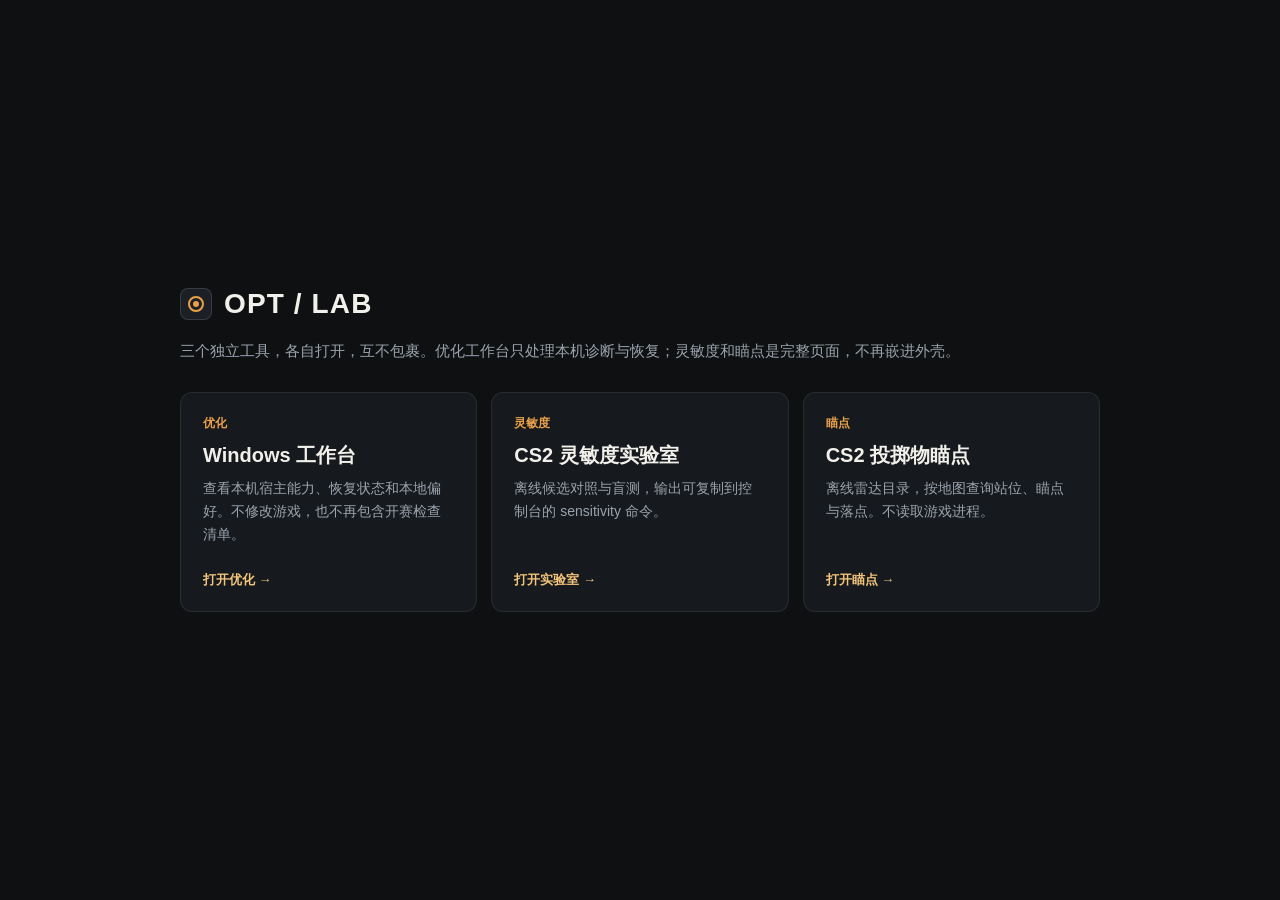
<file: index.html>
<!doctype html>
<html lang="zh-CN">
<head>
  <meta charset="utf-8">
  <meta name="viewport" content="width=device-width, initial-scale=1">
  <meta name="theme-color" content="#0e1012">
  <meta name="color-scheme" content="dark">
  <title>OPT / LAB — 选择工具</title>
  <style>
    :root {
      color-scheme: dark;
      --ink: #0e1012;
      --ink-2: #16191d;
      --ink-3: #1c2026;
      --line: rgba(255, 255, 255, 0.08);
      --paper: #f2f0ea;
      --muted: #9aa3ad;
      --dim: #6b7380;
      --orange: #e8a04a;
      --orange-bright: #f3c57a;
      --sans: "Segoe UI Variable", "Segoe UI", "PingFang SC", "Noto Sans SC", "Microsoft YaHei", sans-serif;
    }
    * { box-sizing: border-box; }
    html, body { margin: 0; min-height: 100vh; background: var(--ink); color: var(--paper); font-family: var(--sans); }
    body { display: grid; place-items: center; padding: 32px 20px; }
    main { width: min(920px, 100%); }
    .brand { display: flex; align-items: center; gap: 12px; margin-bottom: 18px; }
    .mark {
      position: relative;
      width: 32px;
      height: 32px;
      border: 1px solid rgba(255, 255, 255, 0.12);
      border-radius: 8px;
      background: var(--ink-3);
    }
    .mark::before {
      position: absolute;
      inset: 7px;
      border: 2px solid var(--orange);
      border-radius: 50%;
      content: "";
    }
    .mark::after {
      position: absolute;
      top: 50%;
      left: 50%;
      width: 6px;
      height: 6px;
      border-radius: 50%;
      background: var(--orange);
      content: "";
      transform: translate(-50%, -50%);
    }
    h1 { margin: 0; font-size: 28px; letter-spacing: 0.04em; }
    .lede { margin: 8px 0 28px; color: var(--muted); font-size: 15px; line-height: 1.7; }
    .board {
      display: grid;
      grid-template-columns: repeat(3, minmax(0, 1fr));
      gap: 14px;
    }
    a.card {
      display: flex;
      min-height: 220px;
      flex-direction: column;
      padding: 22px;
      border: 1px solid var(--line);
      border-radius: 12px;
      background: var(--ink-2);
      color: inherit;
      text-decoration: none;
    }
    a.card:hover { border-color: rgba(232, 160, 74, 0.45); }
    a.card:focus-visible { outline: 2px solid var(--orange); outline-offset: 3px; }
    .kicker { color: var(--orange); font-size: 12px; font-weight: 650; }
    a.card h2 { margin: 10px 0 8px; font-size: 20px; }
    a.card p { margin: 0; color: var(--muted); font-size: 14px; line-height: 1.65; }
    a.card span { margin-top: auto; padding-top: 18px; color: var(--orange-bright); font-size: 13px; font-weight: 650; }
    @media (max-width: 800px) {
      .board { grid-template-columns: 1fr; }
    }
  </style>
</head>
<body>
  <main>
    <div class="brand"><span class="mark" aria-hidden="true"></span><h1>OPT / LAB</h1></div>
    <p class="lede">三个独立工具，各自打开，互不包裹。优化工作台只处理本机诊断与恢复；灵敏度和瞄点是完整页面，不再嵌进外壳。</p>
    <nav class="board" aria-label="选择工具">
      <a class="card" href="./opt-lab/web/index.html">
        <div class="kicker">优化</div>
        <h2>Windows 工作台</h2>
        <p>查看本机宿主能力、恢复状态和本地偏好。不修改游戏，也不再包含开赛检查清单。</p>
        <span>打开优化 →</span>
      </a>
      <a class="card" href="./cs2-sensitivity/index.html">
        <div class="kicker">灵敏度</div>
        <h2>CS2 灵敏度实验室</h2>
        <p>离线候选对照与盲测，输出可复制到控制台的 sensitivity 命令。</p>
        <span>打开实验室 →</span>
      </a>
      <a class="card" href="./cs2-lineups/index.html">
        <div class="kicker">瞄点</div>
        <h2>CS2 投掷物瞄点</h2>
        <p>离线雷达目录，按地图查询站位、瞄点与落点。不读取游戏进程。</p>
        <span>打开瞄点 →</span>
      </a>
    </nav>
  </main>
</body>
</html>
</file>
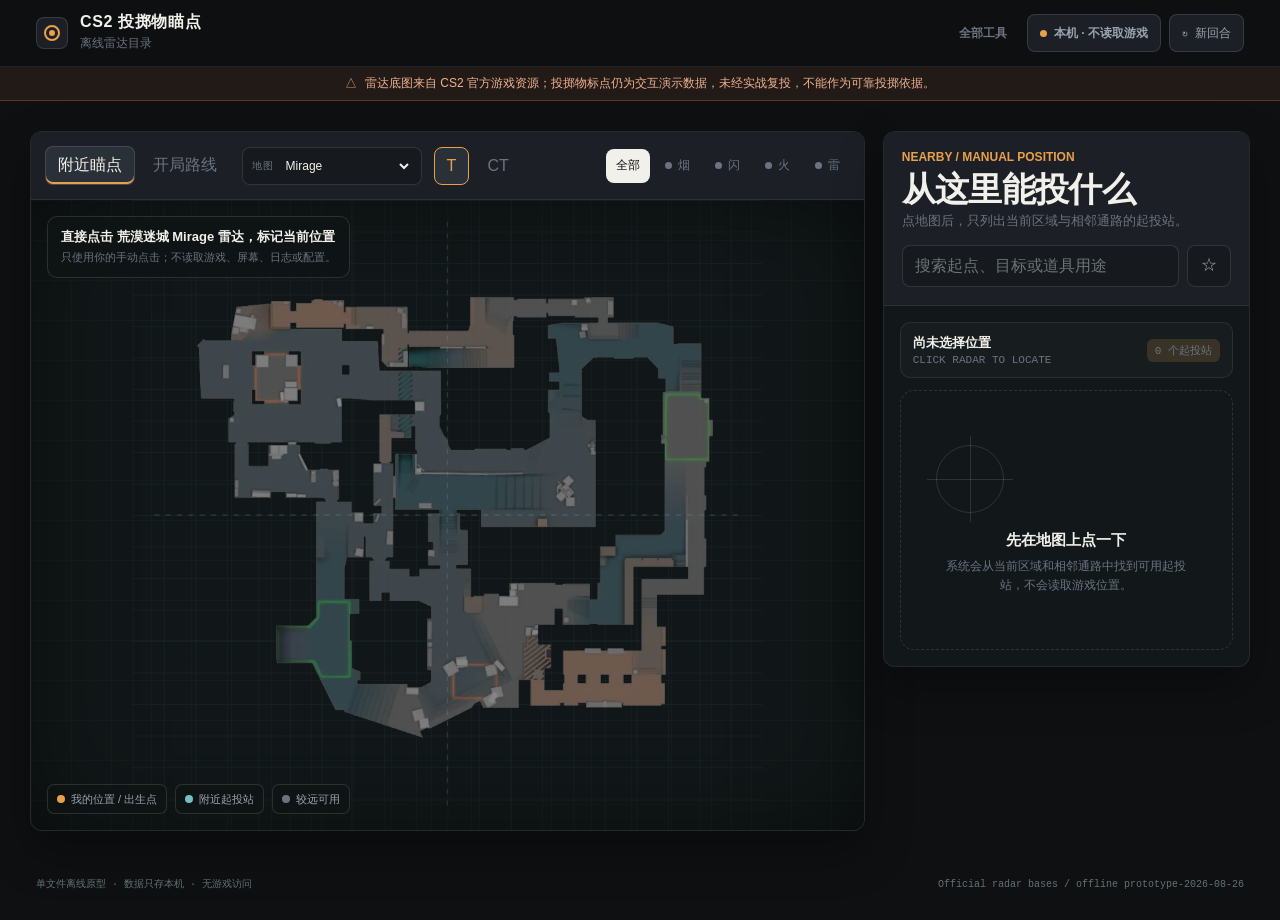
<file: cs2-lineups/index.html>
<!doctype html>
<html lang="zh-CN">
<head>
  <meta charset="utf-8">
  <meta name="viewport" content="width=device-width, initial-scale=1, viewport-fit=cover">
  <meta name="color-scheme" content="dark">
  <meta name="theme-color" content="#0e1012">
  <meta http-equiv="Content-Security-Policy" content="default-src 'none'; style-src 'unsafe-inline'; script-src 'unsafe-inline'; img-src data: blob:; media-src data: blob:; connect-src 'none'; font-src 'none'; object-src 'none'; frame-src 'none'; base-uri 'none'; form-action 'none'">
  <title>CS2 道具地图 — 随身瞄点笔记</title>
  <style>
    :root {
      --ink: #0e1012;
      --ink-2: #16191d;
      --panel: #1c2026;
      --panel-2: #232830;
      --panel-3: #2a3038;
      --line: rgba(255, 255, 255, 0.12);
      --line-soft: rgba(255, 255, 255, 0.08);
      --paper: #f2f0ea;
      --paper-dim: #9aa3ad;
      --muted: #6b7380;
      --signal: #e8a04a;
      --signal-soft: rgba(232, 160, 74, 0.16);
      --aqua: #75bfc0;
      --aqua-soft: rgba(117, 191, 192, 0.15);
      --moss: #7dce9a;
      --danger: #e06b66;
      --smoke: #9eb0b1;
      --flash: #e4c76b;
      --fire: #e8a04a;
      --he: #7dce9a;
      --shadow: 0 20px 48px rgba(0, 0, 0, 0.32);
      --display: "Segoe UI Variable", "Segoe UI", "PingFang SC", "Noto Sans SC", "Microsoft YaHei", sans-serif;
      --sans: "Segoe UI Variable", "Segoe UI", "PingFang SC", "Noto Sans SC", "Microsoft YaHei", sans-serif;
      --mono: ui-monospace, "SFMono-Regular", Menlo, Monaco, Consolas, monospace;
      --radius: 8px;
      --radius-card: 12px;
    }

    * { box-sizing: border-box; }
    html { background: var(--ink); scroll-behavior: smooth; }
    body {
      margin: 0;
      min-width: 320px;
      min-height: 100vh;
      background: var(--ink);
      color: var(--paper);
      font-family: var(--sans);
      -webkit-font-smoothing: antialiased;
    }
    button, input, select, textarea { font: inherit; }
    button { color: inherit; }
    button, [role="button"] { -webkit-tap-highlight-color: transparent; }
    button:focus-visible, input:focus-visible, select:focus-visible, textarea:focus-visible, [role="button"]:focus-visible, a:focus-visible {
      outline: 2px solid var(--signal);
      outline-offset: 3px;
    }
    .skip-link {
      position: fixed;
      left: 12px;
      top: -60px;
      z-index: 1000;
      padding: 10px 14px;
      border-radius: 8px;
      background: var(--paper);
      color: var(--ink);
      transition: top 150ms ease;
    }
    .skip-link:focus { top: 12px; }
    .app {
      min-height: 100vh;
      display: grid;
      grid-template-rows: auto auto 1fr auto;
    }
    .topbar {
      position: sticky;
      top: 0;
      z-index: 30;
      display: flex;
      align-items: center;
      justify-content: space-between;
      gap: 18px;
      padding: 14px clamp(16px, 3vw, 36px);
      border-bottom: 1px solid var(--line-soft);
      background: rgba(14, 16, 18, 0.92);
      backdrop-filter: blur(18px);
    }
    .brand { display: flex; align-items: center; gap: 12px; min-width: 0; }
    .brand-mark {
      position: relative;
      width: 32px;
      height: 32px;
      border: 1px solid var(--line);
      border-radius: 8px;
      background: var(--panel);
      flex: 0 0 auto;
    }
    .brand-mark::before {
      content: "";
      position: absolute;
      inset: 7px;
      border: 2px solid var(--signal);
      border-radius: 50%;
      background: transparent;
    }
    .brand-mark::after {
      content: "";
      position: absolute;
      width: 6px;
      height: 6px;
      left: 50%;
      top: 50%;
      border-radius: 50%;
      background: var(--signal);
      transform: translate(-50%, -50%);
    }
    .brand-mark i { display: none; }
    .brand-copy strong {
      display: block;
      font-family: var(--display);
      font-size: 16px;
      line-height: 1;
      letter-spacing: 0.04em;
      font-weight: 700;
    }
    .brand-copy span {
      display: block;
      margin-top: 5px;
      color: var(--muted);
      font-size: 12px;
    }
    .top-actions { display: flex; align-items: center; gap: 8px; }
    .status-pill, .utility-button {
      display: inline-flex;
      align-items: center;
      justify-content: center;
      gap: 7px;
      min-height: 38px;
      padding: 8px 12px;
      border: 1px solid var(--line);
      border-radius: 8px;
      background: var(--panel);
      color: var(--paper-dim);
      font-size: 12px;
    }
    .status-pill { font-size: 12px; font-weight: 650; }
    .status-dot { width: 7px; height: 7px; border-radius: 50%; background: var(--signal); }
    .utility-button { cursor: pointer; }
    .utility-button:hover { border-color: var(--signal); color: var(--paper); }
    .tools-home {
      display: inline-flex;
      align-items: center;
      min-height: 38px;
      padding: 8px 12px;
      color: var(--muted);
      font-size: 12px;
      font-weight: 650;
      text-decoration: none;
      white-space: nowrap;
    }
    .tools-home:hover { color: var(--signal); }
    .demo-banner {
      display: flex;
      justify-content: center;
      align-items: center;
      gap: 8px;
      min-height: 34px;
      padding: 7px 16px;
      border-bottom: 1px solid rgba(233, 121, 69, 0.3);
      background: rgba(233, 121, 69, 0.09);
      color: #f0b18f;
      font-size: 12px;
      text-align: center;
    }
    .workspace {
      width: 100%;
      max-width: 1680px;
      margin: 0 auto;
      padding: clamp(14px, 2.4vw, 30px);
      display: grid;
      grid-template-columns: minmax(0, 1.5fr) minmax(340px, 0.66fr);
      gap: 18px;
      align-items: start;
    }
    .map-column, .side-panel {
      min-width: 0;
      border: 1px solid var(--line-soft);
      border-radius: 12px;
      background: rgba(20, 27, 29, 0.84);
      box-shadow: var(--shadow);
      overflow: hidden;
    }
    .control-deck {
      display: grid;
      grid-template-columns: auto auto minmax(0, 1fr) auto;
      gap: 12px;
      align-items: center;
      padding: 14px;
      border-bottom: 1px solid var(--line-soft);
      background: var(--panel);
    }
    .mode-switch, .side-switch, .filter-row {
      display: flex;
      gap: 5px;
      align-items: center;
      flex-wrap: wrap;
    }
    .map-picker {
      display: flex;
      align-items: center;
      gap: 8px;
      min-height: 38px;
      padding: 0 9px;
      border: 1px solid var(--line);
      border-radius: 8px;
      background: var(--ink-2);
    }
    .map-picker span {
      color: var(--muted);
      font: 10px var(--mono);
      letter-spacing: 0.08em;
      text-transform: uppercase;
    }
    .map-select {
      min-width: 130px;
      border: 0;
      background: transparent;
      color: var(--paper);
      cursor: pointer;
      outline: 0;
      font-size: 12px;
    }
    .mode-button, .side-button, .filter-button, .objective-button {
      min-height: 38px;
      border: 1px solid transparent;
      border-radius: 8px;
      padding: 8px 12px;
      background: transparent;
      color: var(--muted);
      cursor: pointer;
      transition: color 120ms ease, background 120ms ease, border-color 120ms ease, transform 120ms ease;
    }
    .mode-button:hover, .side-button:hover, .filter-button:hover, .objective-button:hover { color: var(--paper); background: var(--panel-2); }
    .mode-button.is-active, .side-button.is-active {
      color: var(--paper);
      border-color: var(--line);
      background: var(--panel-3);
    }
    .mode-button.is-active { box-shadow: inset 0 -2px 0 var(--signal); }
    .side-button.is-active { border-color: var(--signal); color: var(--signal); }
    .filter-row { justify-content: flex-end; }
    .filter-button {
      position: relative;
      min-width: 40px;
      min-height: 34px;
      padding: 6px 9px;
      font-size: 12px;
    }
    .filter-button.is-active { background: var(--paper); color: var(--ink); }
    .filter-button[data-filter="smoke"]::before,
    .filter-button[data-filter="flash"]::before,
    .filter-button[data-filter="molotov"]::before,
    .filter-button[data-filter="he"]::before {
      content: "";
      width: 7px;
      height: 7px;
      display: inline-block;
      margin-right: 6px;
      border-radius: 50%;
      background: currentColor;
    }
    .map-stage {
      position: relative;
      min-height: min(70vh, 860px);
      background:
        linear-gradient(rgba(117, 191, 192, 0.035) 1px, transparent 1px),
        linear-gradient(90deg, rgba(117, 191, 192, 0.035) 1px, transparent 1px),
        #111718;
      background-size: 40px 40px;
      overflow: hidden;
      isolation: isolate;
    }
    .map-stage::before {
      content: "";
      position: absolute;
      inset: 0;
      pointer-events: none;
      z-index: 2;
      box-shadow: inset 0 0 100px rgba(0, 0, 0, 0.48);
    }
    #radar {
      display: block;
      width: 100%;
      height: min(70vh, 860px);
      min-height: 560px;
      cursor: crosshair;
      touch-action: manipulation;
    }
    #radarImage {
      pointer-events: none;
      opacity: 0.92;
    }
    .zone-shape {
      fill: transparent;
      stroke: transparent;
      stroke-width: 3;
      transition: fill 150ms ease, stroke 150ms ease;
    }
    .zone-shape.is-current { fill: rgba(233, 121, 69, 0.16); stroke: var(--signal); }
    .zone-shape.is-neighbor { fill: rgba(117, 191, 192, 0.09); stroke: rgba(117, 191, 192, 0.48); }
    .zone-label {
      font-family: var(--mono);
      font-size: 15px;
      fill: #879496;
      text-anchor: middle;
      pointer-events: none;
      letter-spacing: 0.04em;
      display: none;
    }
    .compass-line { stroke: rgba(117, 191, 192, 0.18); stroke-width: 2; stroke-dasharray: 8 10; }
    .station-marker, .spawn-marker { cursor: pointer; }
    .station-marker .marker-halo { fill: rgba(117, 191, 192, 0.16); stroke: rgba(117, 191, 192, 0.56); stroke-width: 2; }
    .station-marker .marker-core { fill: var(--aqua); }
    .station-marker.is-far .marker-halo { fill: rgba(137, 149, 151, 0.1); stroke: rgba(137, 149, 151, 0.5); stroke-dasharray: 4 4; }
    .station-marker text, .spawn-marker text {
      fill: var(--ink);
      font: 700 13px var(--mono);
      text-anchor: middle;
      pointer-events: none;
    }
    .station-marker:hover .marker-halo, .station-marker:focus .marker-halo { stroke: var(--paper); stroke-width: 4; }
    .spawn-marker .marker-halo { fill: rgba(233, 121, 69, 0.17); stroke: var(--signal); stroke-width: 2; }
    .spawn-marker .marker-core { fill: var(--signal); }
    .spawn-marker.is-selected .marker-halo { stroke: var(--paper); stroke-width: 5; }
    .route-line { fill: none; stroke: var(--signal); stroke-width: 6; stroke-dasharray: 12 10; opacity: 0.85; marker-end: url(#arrowHead); }
    .target-marker { fill: var(--signal); stroke: var(--paper); stroke-width: 3; }
    .current-ring { fill: none; stroke: var(--signal); stroke-width: 4; transform-origin: center; animation: locatePulse 1.8s ease-out infinite; }
    .current-dot { fill: var(--signal); stroke: var(--paper); stroke-width: 3; }
    @keyframes locatePulse { from { opacity: 0.9; transform: scale(0.55); } to { opacity: 0; transform: scale(1.35); } }
    .map-overlay-head {
      position: absolute;
      left: 16px;
      top: 16px;
      z-index: 4;
      max-width: min(430px, calc(100% - 32px));
      padding: 11px 13px;
      border: 1px solid var(--line);
      border-radius: 10px;
      background: rgba(15, 20, 21, 0.82);
      backdrop-filter: blur(10px);
      pointer-events: none;
    }
    .map-overlay-head strong { display: block; font-size: 13px; }
    .map-overlay-head span { display: block; margin-top: 4px; color: var(--muted); font-size: 11px; line-height: 1.45; }
    .map-legend {
      position: absolute;
      left: 16px;
      bottom: 16px;
      z-index: 4;
      display: flex;
      flex-wrap: wrap;
      gap: 8px;
      max-width: calc(100% - 32px);
    }
    .legend-chip {
      display: inline-flex;
      align-items: center;
      gap: 6px;
      min-height: 30px;
      padding: 6px 9px;
      border: 1px solid var(--line);
      border-radius: 7px;
      background: rgba(15, 20, 21, 0.84);
      color: var(--paper-dim);
      font-size: 11px;
    }
    .legend-chip i { width: 8px; height: 8px; border-radius: 50%; background: var(--aqua); }
    .legend-chip.current i { background: var(--signal); }
    .legend-chip.far i { background: var(--muted); }
    .side-panel {
      position: sticky;
      top: 82px;
      max-height: calc(100vh - 102px);
      display: flex;
      flex-direction: column;
    }
    .panel-head {
      padding: 18px;
      border-bottom: 1px solid var(--line-soft);
      background: var(--panel);
    }
    .eyebrow {
      color: var(--signal);
      font-size: 12px;
      font-weight: 650;
    }
    .panel-head h1 {
      margin: 8px 0 5px;
      font-family: var(--display);
      font-size: clamp(24px, 3vw, 34px);
      line-height: 1;
      font-weight: 680;
      letter-spacing: -0.02em;
    }
    .panel-head p { margin: 0; color: var(--muted); font-size: 13px; line-height: 1.5; }
    .search-row { display: grid; grid-template-columns: 1fr auto; gap: 8px; margin-top: 14px; }
    .search-input {
      width: 100%;
      min-height: 42px;
      border: 1px solid var(--line);
      border-radius: 8px;
      background: var(--ink-2);
      color: var(--paper);
      padding: 9px 12px;
    }
    .search-input::placeholder { color: #687476; }
    .favorite-toggle {
      min-width: 44px;
      min-height: 42px;
      border: 1px solid var(--line);
      border-radius: 8px;
      background: var(--ink-2);
      color: var(--paper-dim);
      cursor: pointer;
    }
    .favorite-toggle.is-active { color: var(--flash); border-color: var(--flash); background: rgba(228, 199, 107, 0.08); }
    .panel-body { min-height: 0; padding: 16px; overflow-y: auto; }
    .location-readout {
      display: flex;
      align-items: center;
      justify-content: space-between;
      gap: 12px;
      margin-bottom: 12px;
      padding: 11px 12px;
      border: 1px solid var(--line-soft);
      border-radius: 10px;
      background: rgba(255, 255, 255, 0.025);
    }
    .location-readout strong { display: block; font-size: 13px; }
    .location-readout span { display: block; margin-top: 2px; color: var(--muted); font: 11px var(--mono); }
    .result-count {
      flex: 0 0 auto;
      padding: 4px 8px;
      border-radius: 6px;
      background: var(--signal-soft);
      color: var(--signal);
      font-size: 12px;
      font-weight: 650;
    }
    .empty-state {
      display: grid;
      place-items: center;
      min-height: 260px;
      padding: 34px 20px;
      border: 1px dashed var(--line);
      border-radius: 14px;
      text-align: center;
      color: var(--muted);
    }
    .empty-state .locator {
      position: relative;
      width: 68px;
      height: 68px;
      margin-bottom: 18px;
      border: 1px solid var(--line);
      border-radius: 50%;
    }
    .empty-state .locator::before, .empty-state .locator::after {
      content: "";
      position: absolute;
      background: var(--line);
    }
    .empty-state .locator::before { width: 1px; height: 86px; top: -10px; left: 33px; }
    .empty-state .locator::after { width: 86px; height: 1px; top: 33px; left: -10px; }
    .empty-state strong { display: block; color: var(--paper); font-size: 15px; }
    .empty-state p { margin: 7px 0 0; max-width: 260px; font-size: 12px; line-height: 1.55; }
    .station-group {
      margin-bottom: 10px;
      border: 1px solid var(--line-soft);
      border-radius: 12px;
      overflow: hidden;
      background: rgba(255, 255, 255, 0.025);
      scroll-margin-top: 12px;
    }
    .station-head {
      display: flex;
      align-items: center;
      justify-content: space-between;
      gap: 10px;
      padding: 11px 12px;
      border-bottom: 1px solid var(--line-soft);
    }
    .station-head strong { font-size: 13px; }
    .station-head span { color: var(--muted); font: 10px var(--mono); }
    .station-tag { display: inline-flex; align-items: center; gap: 6px; }
    .station-tag::before { content: ""; width: 7px; height: 7px; border-radius: 50%; background: var(--aqua); }
    .station-group.is-far .station-tag::before { background: var(--muted); }
    .lineup-list { padding: 6px; }
    .lineup-row {
      width: 100%;
      display: grid;
      grid-template-columns: auto minmax(0, 1fr) auto;
      align-items: center;
      gap: 10px;
      min-height: 52px;
      padding: 8px;
      border: 0;
      border-radius: 8px;
      background: transparent;
      text-align: left;
      cursor: pointer;
    }
    .lineup-row:hover { background: var(--panel-2); }
    .nade-icon {
      display: inline-grid;
      place-items: center;
      width: 30px;
      height: 30px;
      border: 1px solid currentColor;
      border-radius: 50%;
      font: 700 10px var(--mono);
    }
    .nade-icon.smoke { color: var(--smoke); }
    .nade-icon.flash { color: var(--flash); }
    .nade-icon.molotov { color: var(--fire); }
    .nade-icon.he { color: var(--he); }
    .lineup-main { min-width: 0; }
    .lineup-main strong { display: block; overflow: hidden; text-overflow: ellipsis; white-space: nowrap; font-size: 13px; }
    .lineup-main span { display: block; margin-top: 3px; overflow: hidden; text-overflow: ellipsis; white-space: nowrap; color: var(--muted); font-size: 11px; }
    .row-arrow { color: var(--muted); }
    .opening-config { display: grid; gap: 16px; }
    .config-section {
      padding: 14px;
      border: 1px solid var(--line-soft);
      border-radius: 12px;
      background: rgba(255, 255, 255, 0.022);
    }
    .section-title {
      display: flex;
      align-items: baseline;
      justify-content: space-between;
      gap: 12px;
      margin-bottom: 11px;
    }
    .section-title strong { font-size: 13px; }
    .section-title span { color: var(--muted); font: 10px var(--mono); }
    .spawn-grid { display: grid; grid-template-columns: repeat(2, minmax(0, 1fr)); gap: 8px; }
    .spawn-card {
      min-width: 0;
      padding: 0;
      border: 1px solid var(--line);
      border-radius: 10px;
      background: var(--ink-2);
      overflow: hidden;
      text-align: left;
      cursor: pointer;
    }
    .spawn-card:hover, .spawn-card.is-active { border-color: var(--signal); }
    .spawn-card.is-active { box-shadow: inset 0 0 0 1px var(--signal); }
    .spawn-view {
      position: relative;
      height: 72px;
      background:
        linear-gradient(165deg, transparent 48%, rgba(233, 225, 205, 0.1) 49%, rgba(233, 225, 205, 0.1) 52%, transparent 53%),
        linear-gradient(15deg, #283334, #141a1b 65%);
      overflow: hidden;
    }
    .spawn-view::before {
      content: "";
      position: absolute;
      left: 50%;
      bottom: -22px;
      width: 90px;
      height: 70px;
      border: 1px solid rgba(117, 191, 192, 0.25);
      transform: translateX(-50%) perspective(80px) rotateX(55deg);
    }
    .spawn-cross {
      position: absolute;
      left: var(--spawn-x, 50%);
      top: var(--spawn-y, 45%);
      width: 14px;
      height: 14px;
      transform: translate(-50%, -50%);
    }
    .spawn-cross::before, .spawn-cross::after { content: ""; position: absolute; background: var(--signal); }
    .spawn-cross::before { width: 14px; height: 1px; left: 0; top: 6px; }
    .spawn-cross::after { width: 1px; height: 14px; left: 6px; top: 0; }
    .spawn-copy { padding: 9px 10px; }
    .spawn-copy strong { display: block; font: 12px var(--mono); }
    .spawn-copy span { display: block; margin-top: 3px; color: var(--muted); font-size: 10px; overflow: hidden; text-overflow: ellipsis; white-space: nowrap; }
    .objective-grid { display: grid; grid-template-columns: repeat(3, minmax(0, 1fr)); gap: 7px; }
    .objective-button {
      min-width: 0;
      padding: 9px 5px;
      border-color: var(--line);
      background: var(--ink-2);
      font-size: 11px;
    }
    .objective-button.is-active { border-color: var(--signal); color: var(--signal); background: var(--signal-soft); }
    .plan-card {
      border: 1px solid rgba(233, 121, 69, 0.35);
      border-radius: 13px;
      background: linear-gradient(145deg, rgba(233, 121, 69, 0.1), rgba(255,255,255,0.02));
      overflow: hidden;
    }
    .plan-head { padding: 15px; border-bottom: 1px solid var(--line-soft); }
    .plan-head .route-code { color: var(--signal); font: 10px var(--mono); letter-spacing: 0.1em; }
    .plan-head h2 { margin: 6px 0 4px; font-family: var(--display); font-size: 23px; line-height: 1.1; }
    .plan-head p { margin: 0; color: var(--muted); font-size: 12px; }
    .loadout { display: flex; flex-wrap: wrap; gap: 6px; margin-top: 12px; }
    .loadout span { padding: 5px 8px; border: 1px solid var(--line); border-radius: 6px; background: var(--ink-2); font: 10px var(--mono); }
    .plan-steps { padding: 8px 15px 14px; }
    .plan-step {
      position: relative;
      padding: 10px 0 10px 30px;
      border-bottom: 1px solid var(--line-soft);
    }
    .plan-step:last-child { border-bottom: 0; }
    .plan-step::before {
      content: attr(data-step);
      position: absolute;
      left: 0;
      top: 11px;
      display: grid;
      place-items: center;
      width: 20px;
      height: 20px;
      border: 1px solid var(--line);
      border-radius: 50%;
      color: var(--paper-dim);
      font: 9px var(--mono);
    }
    .plan-step strong { display: block; font-size: 12px; }
    .plan-step span { display: block; margin-top: 3px; color: var(--muted); font-size: 11px; line-height: 1.45; }
    .primary-button, .secondary-button {
      min-height: 42px;
      border-radius: 8px;
      padding: 9px 14px;
      cursor: pointer;
    }
    .primary-button { border: 1px solid var(--signal); background: var(--signal); color: #17110d; font-weight: 700; }
    .primary-button:hover { filter: brightness(1.08); transform: translateY(-1px); }
    .secondary-button { border: 1px solid var(--line); background: var(--panel-2); color: var(--paper); }
    .plan-actions { display: flex; gap: 8px; padding: 0 15px 15px; }
    .plan-actions button { flex: 1; }
    .stepper {
      padding: 16px;
      border: 1px solid var(--line);
      border-radius: 13px;
      background: var(--ink-2);
    }
    .stepper-meta { display: flex; justify-content: space-between; gap: 12px; color: var(--muted); font: 10px var(--mono); }
    .stepper h3 { margin: 13px 0 6px; font-family: var(--display); font-size: 24px; }
    .stepper p { margin: 0 0 14px; color: var(--paper-dim); font-size: 12px; line-height: 1.55; }
    .progress-track { height: 4px; margin: 10px 0 16px; border-radius: 99px; background: var(--line); overflow: hidden; }
    .progress-track i { display: block; height: 100%; width: 0; background: var(--signal); transition: width 180ms ease; }
    .stepper-actions { display: grid; grid-template-columns: auto 1fr; gap: 8px; }
    .panel-hidden { display: none !important; }
    dialog {
      width: min(920px, calc(100vw - 24px));
      max-height: min(860px, calc(100vh - 24px));
      padding: 0;
      border: 1px solid var(--line);
      border-radius: 12px;
      background: var(--panel);
      color: var(--paper);
      box-shadow: 0 40px 120px rgba(0, 0, 0, 0.62);
      overflow: hidden;
    }
    dialog::backdrop { background: rgba(4, 7, 8, 0.78); backdrop-filter: blur(8px); }
    .dialog-head {
      display: flex;
      align-items: flex-start;
      justify-content: space-between;
      gap: 16px;
      padding: 18px 20px;
      border-bottom: 1px solid var(--line-soft);
    }
    .dialog-head .route-code { color: var(--signal); font: 12px var(--sans); font-weight: 650; }
    .dialog-head h2 { margin: 6px 0 0; font-family: var(--display); font-size: clamp(24px, 4vw, 36px); line-height: 1; }
    .icon-button {
      display: grid;
      place-items: center;
      width: 40px;
      height: 40px;
      border: 1px solid var(--line);
      border-radius: 8px;
      background: var(--ink-2);
      cursor: pointer;
      flex: 0 0 auto;
    }
    .dialog-body { max-height: calc(100vh - 130px); overflow-y: auto; padding: 20px; }
    .detail-meta { display: flex; flex-wrap: wrap; gap: 7px; margin-bottom: 14px; }
    .meta-chip { padding: 5px 8px; border: 1px solid var(--line); border-radius: 6px; background: var(--ink-2); color: var(--paper-dim); font: 10px var(--mono); }
    .meta-chip.demo { border-color: rgba(233, 121, 69, 0.5); color: #f0b18f; }
    .frame-tabs { display: flex; gap: 5px; margin-bottom: 9px; }
    .frame-tab {
      min-height: 36px;
      padding: 7px 11px;
      border: 1px solid var(--line);
      border-radius: 8px;
      background: var(--ink-2);
      color: var(--muted);
      cursor: pointer;
    }
    .frame-tab.is-active { border-color: var(--signal); color: var(--signal); background: var(--signal-soft); }
    .frame-art {
      position: relative;
      aspect-ratio: 16 / 9;
      border: 1px solid var(--line);
      border-radius: 13px;
      background: #101617;
      overflow: hidden;
    }
    .frame-art svg { display: block; width: 100%; height: 100%; }
    .frame-watermark {
      position: absolute;
      right: 12px;
      bottom: 10px;
      padding: 5px 7px;
      border: 1px solid rgba(233, 121, 69, 0.42);
      border-radius: 5px;
      background: rgba(15, 20, 21, 0.8);
      color: #ef9f78;
      font: 9px var(--mono);
      letter-spacing: 0.08em;
    }
    .detail-grid { display: grid; grid-template-columns: 1fr 1fr; gap: 12px; margin-top: 14px; }
    .detail-block { padding: 13px; border: 1px solid var(--line-soft); border-radius: 10px; background: rgba(255,255,255,0.02); }
    .detail-block strong { display: block; margin-bottom: 6px; font-size: 12px; }
    .detail-block p { margin: 0; color: var(--paper-dim); font-size: 12px; line-height: 1.55; }
    .note-label { display: block; margin: 15px 0 6px; color: var(--paper-dim); font-size: 12px; }
    .note-box {
      width: 100%;
      min-height: 78px;
      resize: vertical;
      border: 1px solid var(--line);
      border-radius: 8px;
      background: var(--ink-2);
      color: var(--paper);
      padding: 10px 11px;
    }
    .detail-actions { display: flex; gap: 8px; margin-top: 12px; }
    .detail-actions button { flex: 1; }
    .toast {
      position: fixed;
      left: 50%;
      bottom: 24px;
      z-index: 100;
      max-width: calc(100vw - 32px);
      padding: 10px 14px;
      border: 1px solid var(--line);
      border-radius: 8px;
      background: var(--paper);
      color: var(--ink);
      box-shadow: var(--shadow);
      font-size: 12px;
      transform: translate(-50%, 24px);
      opacity: 0;
      pointer-events: none;
      transition: opacity 150ms ease, transform 150ms ease;
    }
    .toast.is-visible { opacity: 1; transform: translate(-50%, 0); }
    .page-foot {
      display: flex;
      justify-content: space-between;
      gap: 16px;
      padding: 16px clamp(16px, 3vw, 36px) 28px;
      color: #657173;
      font: 10px/1.5 var(--mono);
    }
    @media (max-width: 1050px) {
      .workspace { grid-template-columns: 1fr; }
      .side-panel { position: relative; top: auto; max-height: none; }
      .panel-body { max-height: none; }
      .map-stage, #radar { min-height: 520px; height: min(64vh, 700px); }
    }
    @media (max-width: 720px) {
      .topbar { padding: 11px 14px; }
      .status-pill { display: none; }
      .utility-button { min-width: 40px; padding: 7px 9px; }
      .utility-button .button-label { display: none; }
      .workspace { padding: 0; gap: 0; }
      .map-column, .side-panel { border-left: 0; border-right: 0; border-radius: 0; box-shadow: none; }
      .control-deck { grid-template-columns: 1fr auto; padding: 10px; }
      .mode-switch { grid-column: 1 / -1; }
      .mode-button { flex: 1; }
      .map-picker { min-width: 0; }
      .map-select { min-width: 0; width: 100%; }
      .filter-row { grid-column: 1 / -1; justify-content: flex-start; overflow-x: auto; flex-wrap: nowrap; padding-bottom: 2px; }
      .filter-button { flex: 0 0 auto; }
      .map-stage, #radar { min-height: 430px; height: 54vh; max-height: 590px; }
      .map-overlay-head { top: 10px; left: 10px; max-width: calc(100% - 20px); }
      .map-legend { left: 10px; bottom: 10px; max-width: calc(100% - 20px); }
      .legend-chip { min-height: 26px; padding: 4px 7px; }
      .side-panel { min-height: 45vh; border-top: 1px solid var(--line); }
      .panel-head { padding: 15px; }
      .panel-head h1 { font-size: 27px; }
      .panel-body { padding: 12px; }
      .spawn-grid { grid-template-columns: repeat(2, minmax(0, 1fr)); }
      .detail-grid { grid-template-columns: 1fr; }
      .dialog-body { padding: 14px; }
      .page-foot { flex-direction: column; padding: 16px; }
    }
    @media (max-width: 420px) {
      .brand-copy span { display: none; }
      .mode-button, .side-button { padding-left: 9px; padding-right: 9px; }
      .spawn-grid { grid-template-columns: 1fr 1fr; }
      .spawn-view { height: 62px; }
      .objective-grid { grid-template-columns: 1fr; }
      .objective-button { text-align: left; padding-left: 10px; }
      dialog { width: 100vw; max-height: 100vh; height: 100vh; border-radius: 0; border: 0; }
      .dialog-body { max-height: calc(100vh - 78px); }
      .frame-tabs { display: grid; grid-template-columns: repeat(3, 1fr); }
      .frame-tab { padding: 6px 5px; }
    }
    @media (orientation: landscape) and (max-height: 500px) and (min-width: 721px) {
      .workspace {
        grid-template-columns: minmax(0, 1.35fr) minmax(300px, 0.78fr);
        gap: 10px;
        padding: 10px;
      }
      .map-column, .side-panel {
        border: 1px solid var(--line-soft);
        border-radius: 14px;
      }
      .map-stage, #radar {
        height: 250px;
        min-height: 250px;
        max-height: 250px;
      }
      .side-panel {
        position: relative;
        top: auto;
        min-height: 320px;
        max-height: 320px;
      }
      .panel-head { padding: 12px; }
      .panel-head h1 { margin-top: 5px; font-size: 24px; }
      .panel-head p { display: none; }
      .search-row { margin-top: 8px; }
      .panel-body { padding: 10px; }
      .map-overlay-head { top: 10px; left: 10px; }
      .map-legend { left: 10px; bottom: 10px; }
    }
    @media (prefers-reduced-motion: reduce) {
      *, *::before, *::after { scroll-behavior: auto !important; animation: none !important; transition: none !important; }
    }
  </style>
</head>
<body>
  <a class="skip-link" href="#mainWorkspace">跳到地图工作区</a>
  <div class="app">
    <header class="topbar">
      <div class="brand">
        <span class="brand-mark" aria-hidden="true"><i></i></span>
        <span class="brand-copy">
          <strong>CS2 投掷物瞄点</strong>
          <span>离线雷达目录</span>
        </span>
      </div>
      <div class="top-actions">
        <a class="tools-home" id="toolsHome" href="../index.html">全部工具</a>
        <span class="status-pill"><i class="status-dot"></i>本机 · 不读取游戏</span>
        <button class="utility-button" id="newRoundButton" type="button" title="清除本回合出生点与路线进度">
          <span aria-hidden="true">↻</span><span class="button-label">新回合</span>
        </button>
      </div>
    </header>
    <script>
      (function () {
        var link = document.getElementById("toolsHome");
        if (!link) return;
        var path = String(location.pathname || "").replace(/\\/g, "/");
        if (location.protocol !== "file:" && /\/modules\//.test(path)) {
          link.setAttribute("href", "/");
        }
      })();
    </script>

    <div class="demo-banner" role="status">
      <span aria-hidden="true">△</span>
      雷达底图来自 CS2 官方游戏资源；投掷物标点仍为交互演示数据，未经实战复投，不能作为可靠投掷依据。
    </div>

    <main class="workspace" id="mainWorkspace">
      <section class="map-column" aria-label="地图与筛选">
        <div class="control-deck">
          <div class="mode-switch" aria-label="功能模式">
            <button class="mode-button is-active" type="button" data-mode="nearby">附近瞄点</button>
            <button class="mode-button" type="button" data-mode="opening">开局路线</button>
          </div>
          <label class="map-picker">
            <span>地图</span>
            <select class="map-select" id="mapSelect" aria-label="选择官方地图">
              <option value="mirage">Mirage</option>
              <option value="dust2">Dust II</option>
            </select>
          </label>
          <div class="side-switch" aria-label="阵营">
            <button class="side-button is-active" type="button" data-side="T">T</button>
            <button class="side-button" type="button" data-side="CT">CT</button>
          </div>
          <div class="filter-row" id="filterRow" aria-label="道具筛选">
            <button class="filter-button is-active" type="button" data-filter="all">全部</button>
            <button class="filter-button" type="button" data-filter="smoke">烟</button>
            <button class="filter-button" type="button" data-filter="flash">闪</button>
            <button class="filter-button" type="button" data-filter="molotov">火</button>
            <button class="filter-button" type="button" data-filter="he">雷</button>
          </div>
        </div>

        <div class="map-stage">
          <div class="map-overlay-head">
            <strong id="mapInstruction">点击地图，标记你现在的大致位置</strong>
            <span id="mapSubInstruction">只使用你的手动点击；不读取游戏、屏幕、日志或配置。</span>
          </div>
          <svg id="radar" viewBox="0 0 1000 1000" role="img" aria-label="Mirage 战术示意雷达">
            <defs>
              <filter id="markerGlow" x="-100%" y="-100%" width="300%" height="300%">
                <feGaussianBlur stdDeviation="7" result="blur"></feGaussianBlur>
                <feMerge><feMergeNode in="blur"></feMergeNode><feMergeNode in="SourceGraphic"></feMergeNode></feMerge>
              </filter>
              <marker id="arrowHead" markerWidth="10" markerHeight="10" refX="8" refY="5" orient="auto">
                <path d="M0 0 L10 5 L0 10 z" fill="#e8a04a"></path>
              </marker>
              <pattern id="microGrid" width="50" height="50" patternUnits="userSpaceOnUse">
                <path d="M 50 0 L 0 0 0 50" fill="none" stroke="rgba(117,191,192,0.07)" stroke-width="2"></path>
              </pattern>
            </defs>
            <rect width="1000" height="1000" fill="url(#microGrid)"></rect>
            <image id="radarImage" x="0" y="0" width="1000" height="1000" preserveAspectRatio="xMidYMid meet"></image>
            <line x1="500" y1="35" x2="500" y2="965" class="compass-line"></line>
            <line x1="35" y1="500" x2="965" y2="500" class="compass-line"></line>
            <text x="500" y="28" class="zone-label" style="fill:#75bfc0">N</text>
            <g id="zoneLayer"></g>
            <g id="routeLayer"></g>
            <g id="dynamicLayer"></g>
          </svg>
          <div class="map-legend" aria-label="地图图例">
            <span class="legend-chip current"><i></i>我的位置 / 出生点</span>
            <span class="legend-chip"><i></i>附近起投站</span>
            <span class="legend-chip far"><i></i>较远可用</span>
          </div>
        </div>
      </section>

      <aside class="side-panel" aria-label="查询结果与开局方案">
        <div class="panel-head">
          <div class="eyebrow" id="panelEyebrow">NEARBY / MANUAL POSITION</div>
          <h1 id="panelTitle">从这里能投什么</h1>
          <p id="panelDescription">点地图后，只列出当前区域与相邻通路的起投站。</p>
          <div class="search-row" id="searchRow">
            <input class="search-input" id="searchInput" type="search" maxlength="40" placeholder="搜索起点、目标或道具用途" autocomplete="off">
            <button class="favorite-toggle" id="favoriteOnlyButton" type="button" aria-pressed="false" title="只看收藏">☆</button>
          </div>
        </div>

        <div class="panel-body">
          <section id="nearbyPanel">
            <div class="location-readout">
              <div>
                <strong id="locationName">尚未选择位置</strong>
                <span id="locationCode">CLICK RADAR TO LOCATE</span>
              </div>
              <span class="result-count" id="resultCount" aria-live="polite">0 个起投站</span>
            </div>
            <div id="nearbyResults">
              <div class="empty-state">
                <div>
                  <div class="locator" aria-hidden="true"></div>
                  <strong>先在地图上点一下</strong>
                  <p>系统会从当前区域和相邻通路中找到可用起投站，不会读取游戏位置。</p>
                </div>
              </div>
            </div>
          </section>

          <section class="panel-hidden" id="openingPanel">
            <div class="opening-config">
              <div class="config-section">
                <div class="section-title">
                  <strong>1. 选择本回合出生点</strong>
                  <span>以位置图为准</span>
                </div>
                <div class="spawn-grid" id="spawnGrid"></div>
              </div>

              <div class="config-section">
                <div class="section-title">
                  <strong>2. 选择你的开局目标</strong>
                  <span>手动决定，不猜战术</span>
                </div>
                <div class="objective-grid" id="objectiveGrid"></div>
              </div>

              <div id="openingResult">
                <div class="empty-state">
                  <div>
                    <div class="locator" aria-hidden="true"></div>
                    <strong>先选择出生点与目标</strong>
                    <p>只有人工编排且明确适配该出生点的个人路线才会出现。</p>
                  </div>
                </div>
              </div>
            </div>
          </section>
        </div>
      </aside>
    </main>

    <footer class="page-foot">
      <span>单文件离线原型 · 数据只存本机 · 无游戏访问</span>
      <span>Official radar bases / offline prototype-2026-08-26</span>
    </footer>
  </div>

  <dialog id="detailDialog" aria-labelledby="detailTitle">
    <div class="dialog-head">
      <div>
        <div class="route-code" id="detailCode">LINEUP</div>
        <h2 id="detailTitle">瞄点详情</h2>
      </div>
      <button class="icon-button" id="closeDialogButton" type="button" aria-label="关闭详情">×</button>
    </div>
    <div class="dialog-body">
      <div class="detail-meta" id="detailMeta"></div>
      <div class="frame-tabs" role="tablist" aria-label="瞄点画面">
        <button class="frame-tab" type="button" data-frame="stance" role="tab">站位</button>
        <button class="frame-tab is-active" type="button" data-frame="aim" role="tab">瞄点</button>
        <button class="frame-tab" type="button" data-frame="result" role="tab">落点</button>
      </div>
      <div class="frame-art" id="frameArt"></div>
      <div class="detail-grid">
        <div class="detail-block">
          <strong>投掷方式</strong>
          <p id="detailTechnique">—</p>
        </div>
        <div class="detail-block">
          <strong>战术用途</strong>
          <p id="detailPurpose">—</p>
        </div>
      </div>
      <label class="note-label" for="noteBox">我的备注（只保存在本机）</label>
      <textarea class="note-box" id="noteBox" maxlength="500" placeholder="例如：准星再靠左半格；只适合满甲长枪局。"></textarea>
      <div class="detail-actions">
        <button class="secondary-button" id="favoriteButton" type="button">加入收藏</button>
        <button class="primary-button" id="saveNoteButton" type="button">保存备注</button>
      </div>
    </div>
  </dialog>

  <div class="toast" id="toast" role="status" aria-live="polite"></div>

  <script>
    "use strict";

    const STORAGE_KEY = "cs2-lineups-map.v1";
    const DEMO_MODE = true;
    const SVG_NS = "http://www.w3.org/2000/svg";
    const NADE_LABELS = { smoke: "烟", flash: "闪", molotov: "火", he: "雷" };
    const RADAR_IMAGES = Object.freeze({
      mirage: "[data-uri]",
      dust2: "[data-uri]"
    });

    const MIRAGE_DATA = {
      schemaVersion: 1,
      mapId: "mirage",
      displayName: "荒漠迷城 Mirage",
      mapRevision: "official-radar-2026-08-26",
      radarDataUri: RADAR_IMAGES.mirage,
      zones: [
        { id: "b-site", label: "B 区", layerId: "main", polygon: [[100,170],[330,170],[330,355],[100,355]], neighborZoneIds: ["b-apps","market","short"] },
        { id: "b-apps", label: "B 二楼", layerId: "main", polygon: [[330,120],[710,120],[710,275],[330,275]], neighborZoneIds: ["b-site","short","t-spawn"] },
        { id: "market", label: "超市", layerId: "main", polygon: [[175,355],[350,355],[350,515],[175,515]], neighborZoneIds: ["b-site","short","ct-spawn"] },
        { id: "short", label: "B 小", layerId: "main", polygon: [[340,280],[480,280],[480,445],[340,445]], neighborZoneIds: ["b-site","market","window","mid"] },
        { id: "window", label: "VIP / 窗口", layerId: "main", polygon: [[430,275],[560,275],[560,390],[430,390]], neighborZoneIds: ["short","mid","connector"] },
        { id: "mid", label: "中路", layerId: "main", polygon: [[455,385],[690,385],[690,585],[455,585]], neighborZoneIds: ["short","window","connector","top-mid","underpass"] },
        { id: "top-mid", label: "匪口 / 中远", layerId: "main", polygon: [[690,300],[830,300],[830,500],[690,500]], neighborZoneIds: ["mid","underpass","t-spawn"] },
        { id: "underpass", label: "下水道", layerId: "main", polygon: [[335,450],[465,450],[465,615],[335,615]], neighborZoneIds: ["mid","top-mid","connector"] },
        { id: "connector", label: "拱门", layerId: "main", polygon: [[405,570],[560,570],[560,700],[405,700]], neighborZoneIds: ["mid","window","a-site","ct-spawn"] },
        { id: "ct-spawn", label: "警家", layerId: "main", polygon: [[175,620],[400,620],[400,820],[175,820]], neighborZoneIds: ["a-site","connector","market"] },
        { id: "a-site", label: "A 区", layerId: "main", polygon: [[425,695],[645,695],[645,855],[425,855]], neighborZoneIds: ["connector","ct-spawn","a-ramp","palace"] },
        { id: "palace", label: "A 二楼", layerId: "main", polygon: [[610,500],[825,500],[825,645],[610,645]], neighborZoneIds: ["a-site","a-ramp","t-spawn"] },
        { id: "a-ramp", label: "A1 / 斜坡", layerId: "main", polygon: [[650,650],[855,650],[855,850],[650,850]], neighborZoneIds: ["a-site","palace","t-spawn"] },
        { id: "t-spawn", label: "匪家", layerId: "main", polygon: [[795,280],[970,280],[970,480],[795,480]], neighborZoneIds: ["a-ramp","palace","top-mid","b-apps"] }
      ],
      spawnAnchors: [
        { id: "mirage-t-01", side: "T", point: { x: 835, y: 350, layerId: "main" }, displayCode: "T-01", landmarkLabel: "左前出生", viewX: "42%", viewY: "38%" },
        { id: "mirage-t-02", side: "T", point: { x: 855, y: 380, layerId: "main" }, displayCode: "T-02", landmarkLabel: "左中出生", viewX: "48%", viewY: "44%" },
        { id: "mirage-t-03", side: "T", point: { x: 880, y: 395, layerId: "main" }, displayCode: "T-03", landmarkLabel: "中央出生", viewX: "52%", viewY: "41%" },
        { id: "mirage-t-04", side: "T", point: { x: 905, y: 380, layerId: "main" }, displayCode: "T-04", landmarkLabel: "右中出生", viewX: "56%", viewY: "47%" },
        { id: "mirage-t-05", side: "T", point: { x: 925, y: 350, layerId: "main" }, displayCode: "T-05", landmarkLabel: "右前出生", viewX: "61%", viewY: "39%" },
        { id: "mirage-ct-01", side: "CT", point: { x: 240, y: 690, layerId: "main" }, displayCode: "CT-01", landmarkLabel: "A 侧出生", viewX: "40%", viewY: "42%" },
        { id: "mirage-ct-02", side: "CT", point: { x: 265, y: 720, layerId: "main" }, displayCode: "CT-02", landmarkLabel: "A 中出生", viewX: "47%", viewY: "38%" },
        { id: "mirage-ct-03", side: "CT", point: { x: 290, y: 735, layerId: "main" }, displayCode: "CT-03", landmarkLabel: "中央出生", viewX: "52%", viewY: "45%" },
        { id: "mirage-ct-04", side: "CT", point: { x: 315, y: 720, layerId: "main" }, displayCode: "CT-04", landmarkLabel: "B 中出生", viewX: "57%", viewY: "41%" },
        { id: "mirage-ct-05", side: "CT", point: { x: 340, y: 690, layerId: "main" }, displayCode: "CT-05", landmarkLabel: "B 侧出生", viewX: "62%", viewY: "37%" }
      ],
      startStations: [
        { id: "st-t-spawn-left", point: { x: 835, y: 350, layerId: "main" }, zoneId: "t-spawn", label: "匪家左侧", aliases: ["t spawn left","匪家左"] },
        { id: "st-t-spawn-right", point: { x: 925, y: 350, layerId: "main" }, zoneId: "t-spawn", label: "匪家右侧", aliases: ["t spawn right","匪家右"] },
        { id: "st-a-ramp-back", point: { x: 735, y: 735, layerId: "main" }, zoneId: "a-ramp", label: "A1 后点", aliases: ["a ramp","a1"] },
        { id: "st-palace-entry", point: { x: 690, y: 575, layerId: "main" }, zoneId: "palace", label: "A 二楼出口", aliases: ["palace","二楼"] },
        { id: "st-top-mid-box", point: { x: 760, y: 430, layerId: "main" }, zoneId: "top-mid", label: "中远箱位", aliases: ["top mid","中远"] },
        { id: "st-mid-left", point: { x: 575, y: 485, layerId: "main" }, zoneId: "mid", label: "中路左侧", aliases: ["mid left","中路"] },
        { id: "st-b-apps-door", point: { x: 520, y: 235, layerId: "main" }, zoneId: "b-apps", label: "B 二楼门口", aliases: ["b apps","b二楼"] },
        { id: "st-ct-cross", point: { x: 290, y: 705, layerId: "main" }, zoneId: "ct-spawn", label: "警家交叉位", aliases: ["ct spawn","警家"] },
        { id: "st-a-default", point: { x: 545, y: 765, layerId: "main" }, zoneId: "a-site", label: "A 包点内", aliases: ["a site","a包"] },
        { id: "st-window", point: { x: 500, y: 330, layerId: "main" }, zoneId: "window", label: "VIP 窗口", aliases: ["window","vip"] },
        { id: "st-short-bench", point: { x: 405, y: 390, layerId: "main" }, zoneId: "short", label: "B 小长椅侧", aliases: ["short","b小"] },
        { id: "st-b-default", point: { x: 220, y: 275, layerId: "main" }, zoneId: "b-site", label: "B 包点内", aliases: ["b site","b包"] },
        { id: "st-market-door", point: { x: 285, y: 405, layerId: "main" }, zoneId: "market", label: "超市门口", aliases: ["market","超市"] },
        { id: "st-connector", point: { x: 485, y: 625, layerId: "main" }, zoneId: "connector", label: "拱门内侧", aliases: ["connector","拱门"] }
      ],
      lineups: [
        {
          id: "demo-t-window-smoke", side: "T", grenadeType: "smoke", startStationId: "st-t-spawn-left",
          targetPoint: { x: 500, y: 330, layerId: "main" }, targetLabel: "VIP 窗口",
          technique: "演示：W + 跳投；正式动作与准星位置待授权素材确认。",
          purpose: "演示用途：开局遮挡中路窗口视线。",
          stanceHint: "靠近匪家左侧标记，确认身体朝向中路。", aimHint: "示意准星落在建筑轮廓交点，非真实游戏截图。", resultHint: "目标为 VIP 窗口区域。",
          eligibleSpawnAnchorIds: ["mirage-t-01","mirage-t-02"], editorialPriority: 100, authorStatus: "交互演示 · 未经实战验证", status: "demo"
        },
        {
          id: "demo-t-connector-smoke", side: "T", grenadeType: "smoke", startStationId: "st-top-mid-box",
          targetPoint: { x: 485, y: 625, layerId: "main" }, targetLabel: "拱门",
          technique: "演示：站定左键投掷；正式瞄点待替换。",
          purpose: "演示用途：切断拱门方向视线，辅助中路控制。",
          stanceHint: "站在中远箱位附近的固定起投站。", aimHint: "示意准星对齐墙体折线，非真实游戏截图。", resultHint: "目标为拱门出入口。",
          eligibleSpawnAnchorIds: [], editorialPriority: 88, authorStatus: "交互演示 · 未经实战验证", status: "demo"
        },
        {
          id: "demo-t-short-flash", side: "T", grenadeType: "flash", startStationId: "st-mid-left",
          targetPoint: { x: 405, y: 390, layerId: "main" }, targetLabel: "B 小",
          technique: "演示：抬高左键投掷；正式时机待确认。",
          purpose: "演示用途：辅助队友争夺 B 小。",
          stanceHint: "在中路左侧保持掩体后站位。", aimHint: "示意准星指向屋檐上方，非真实游戏截图。", resultHint: "目标为 B 小转角上空。",
          eligibleSpawnAnchorIds: [], editorialPriority: 72, authorStatus: "交互演示 · 未经实战验证", status: "demo"
        },
        {
          id: "demo-t-ct-smoke", side: "T", grenadeType: "smoke", startStationId: "st-a-ramp-back",
          targetPoint: { x: 290, y: 705, layerId: "main" }, targetLabel: "警家",
          technique: "演示：站定跳投；正式站位与瞄点待替换。",
          purpose: "演示用途：A 区进攻时遮挡警家视线。",
          stanceHint: "贴近 A1 后点的固定墙角。", aimHint: "示意准星对齐天空线与建筑边缘，非真实截图。", resultHint: "目标为警家交叉区域。",
          eligibleSpawnAnchorIds: [], editorialPriority: 95, authorStatus: "交互演示 · 未经实战验证", status: "demo"
        },
        {
          id: "demo-t-stairs-fire", side: "T", grenadeType: "molotov", startStationId: "st-a-ramp-back",
          targetPoint: { x: 500, y: 700, layerId: "main" }, targetLabel: "A 楼梯",
          technique: "演示：助跑左键投掷；真实动作待授权内容确认。",
          purpose: "演示用途：清理 A 楼梯防守位置。",
          stanceHint: "从 A1 后点起投站出手。", aimHint: "示意准星指向楼体棱线，非真实游戏截图。", resultHint: "目标为 A 楼梯附近区域。",
          eligibleSpawnAnchorIds: [], editorialPriority: 70, authorStatus: "交互演示 · 未经实战验证", status: "demo"
        },
        {
          id: "demo-t-jungle-smoke", side: "T", grenadeType: "smoke", startStationId: "st-palace-entry",
          targetPoint: { x: 420, y: 650, layerId: "main" }, targetLabel: "丛林 / 拱门侧",
          technique: "演示：站定左键投掷；正式瞄点待替换。",
          purpose: "演示用途：隔断 A 区回防通路。",
          stanceHint: "在 A 二楼出口前的起投站。", aimHint: "示意准星对齐窗框边缘，非真实游戏截图。", resultHint: "目标为丛林与拱门连接区域。",
          eligibleSpawnAnchorIds: [], editorialPriority: 80, authorStatus: "交互演示 · 未经实战验证", status: "demo"
        },
        {
          id: "demo-t-market-smoke", side: "T", grenadeType: "smoke", startStationId: "st-b-apps-door",
          targetPoint: { x: 285, y: 405, layerId: "main" }, targetLabel: "超市窗口",
          technique: "演示：站定左键投掷；正式素材待加入。",
          purpose: "演示用途：B 区进攻时遮挡超市方向。",
          stanceHint: "站在 B 二楼门口固定位置。", aimHint: "示意准星落在门框上方参考点，非真实截图。", resultHint: "目标为超市窗口与门口区域。",
          eligibleSpawnAnchorIds: [], editorialPriority: 92, authorStatus: "交互演示 · 未经实战验证", status: "demo"
        },
        {
          id: "demo-t-bench-he", side: "T", grenadeType: "he", startStationId: "st-b-apps-door",
          targetPoint: { x: 180, y: 250, layerId: "main" }, targetLabel: "B 长椅",
          technique: "演示：助跑左键投掷；正式时机待确认。",
          purpose: "演示用途：对 B 长椅常见防守位造成伤害。",
          stanceHint: "B 二楼出口附近起投。", aimHint: "示意准星对齐外墙上缘，非真实截图。", resultHint: "目标为 B 长椅附近。",
          eligibleSpawnAnchorIds: [], editorialPriority: 54, authorStatus: "交互演示 · 未经实战验证", status: "demo"
        },
        {
          id: "demo-ct-ramp-smoke", side: "CT", grenadeType: "smoke", startStationId: "st-ct-cross",
          targetPoint: { x: 735, y: 735, layerId: "main" }, targetLabel: "A1",
          technique: "演示：站定左键投掷；正式落点待确认。",
          purpose: "演示用途：开局延缓 A1 进攻节奏。",
          stanceHint: "警家交叉位起投。", aimHint: "示意准星对齐 A 区墙体上缘，非真实截图。", resultHint: "目标为 A1 出口。",
          eligibleSpawnAnchorIds: ["mirage-ct-01","mirage-ct-02"], editorialPriority: 96, authorStatus: "交互演示 · 未经实战验证", status: "demo"
        },
        {
          id: "demo-ct-ramp-fire", side: "CT", grenadeType: "molotov", startStationId: "st-a-default",
          targetPoint: { x: 735, y: 735, layerId: "main" }, targetLabel: "A1 出口",
          technique: "演示：站定弹墙投掷；正式瞄点待替换。",
          purpose: "演示用途：阻止 A1 快速推进。",
          stanceHint: "A 包点内固定位置。", aimHint: "示意准星对齐墙角参考线，非真实截图。", resultHint: "目标为 A1 出口地面。",
          eligibleSpawnAnchorIds: [], editorialPriority: 84, authorStatus: "交互演示 · 未经实战验证", status: "demo"
        },
        {
          id: "demo-ct-mid-he", side: "CT", grenadeType: "he", startStationId: "st-window",
          targetPoint: { x: 575, y: 485, layerId: "main" }, targetLabel: "中路",
          technique: "演示：助跑左键投掷；正式时机待确认。",
          purpose: "演示用途：开局压制中路推进。",
          stanceHint: "VIP 窗口内侧起投。", aimHint: "示意准星指向中路天空线，非真实截图。", resultHint: "目标为中路靠近中远区域。",
          eligibleSpawnAnchorIds: ["mirage-ct-03"], editorialPriority: 76, authorStatus: "交互演示 · 未经实战验证", status: "demo"
        },
        {
          id: "demo-ct-mid-smoke", side: "CT", grenadeType: "smoke", startStationId: "st-window",
          targetPoint: { x: 760, y: 430, layerId: "main" }, targetLabel: "中远",
          technique: "演示：站定左键投掷；真实投法待确认。",
          purpose: "演示用途：隔断中远视线，改变中路对枪节奏。",
          stanceHint: "VIP 窗口后侧起投。", aimHint: "示意准星对齐顶部结构线，非真实截图。", resultHint: "目标为中远入口。",
          eligibleSpawnAnchorIds: [], editorialPriority: 67, authorStatus: "交互演示 · 未经实战验证", status: "demo"
        },
        {
          id: "demo-ct-apps-fire", side: "CT", grenadeType: "molotov", startStationId: "st-b-default",
          targetPoint: { x: 520, y: 235, layerId: "main" }, targetLabel: "B 二楼",
          technique: "演示：站定左键投掷；正式弹点待替换。",
          purpose: "演示用途：延缓 B 二楼快攻。",
          stanceHint: "B 包点内侧起投。", aimHint: "示意准星对齐门洞上沿，非真实截图。", resultHint: "目标为 B 二楼出口。",
          eligibleSpawnAnchorIds: ["mirage-ct-04","mirage-ct-05"], editorialPriority: 98, authorStatus: "交互演示 · 未经实战验证", status: "demo"
        },
        {
          id: "demo-ct-apps-flash", side: "CT", grenadeType: "flash", startStationId: "st-market-door",
          targetPoint: { x: 520, y: 235, layerId: "main" }, targetLabel: "B 二楼出口",
          technique: "演示：弹墙闪；正式时机与队友协同待确认。",
          purpose: "演示用途：辅助 B 区防守者反清二楼。",
          stanceHint: "超市门口掩体后起投。", aimHint: "示意准星对齐墙面固定高度，非真实截图。", resultHint: "目标为 B 二楼出口上空。",
          eligibleSpawnAnchorIds: [], editorialPriority: 73, authorStatus: "交互演示 · 未经实战验证", status: "demo"
        },
        {
          id: "demo-ct-short-flash", side: "CT", grenadeType: "flash", startStationId: "st-short-bench",
          targetPoint: { x: 575, y: 485, layerId: "main" }, targetLabel: "中路",
          technique: "演示：高抛闪；正式瞄点与背闪方向待确认。",
          purpose: "演示用途：辅助中路队友重新争夺控制。",
          stanceHint: "B 小长椅侧固定站位。", aimHint: "示意准星指向墙体上方，非真实截图。", resultHint: "目标为中路交战区域上空。",
          eligibleSpawnAnchorIds: [], editorialPriority: 61, authorStatus: "交互演示 · 未经实战验证", status: "demo"
        }
      ],
      openingPlans: [
        {
          id: "demo-plan-t-a", side: "T", objective: "t-a", title: "A 区三段准备", summary: "示意：先隔断警家，再清楼梯，最后进入 A1。",
          eligibleSpawnAnchorIds: ["mirage-t-01","mirage-t-02","mirage-t-03","mirage-t-04","mirage-t-05"],
          requiredLoadout: ["烟雾弹 ×1","燃烧瓶 ×1","闪光弹 ×1"],
          difficulty: "中等", endLocationLabel: "A1 出口",
          variantNotes: { "mirage-t-01": "该身位更靠近 A 侧，先沿左侧路线进入 A1。", "mirage-t-05": "该身位靠右，先避让队友再转向 A1。" },
          steps: [
            { type: "move", title: "进入 A1 后点", instruction: "沿左侧通路移动到 A1 后点起投站。" },
            { type: "throw", lineupId: "demo-t-ct-smoke", title: "隔断警家", instruction: "查看示意瞄点后由玩家自行投掷。" },
            { type: "throw", lineupId: "demo-t-stairs-fire", title: "清理楼梯", instruction: "确认队友已经准备推进后再投掷。" }
          ],
          status: "demo"
        },
        {
          id: "demo-plan-t-mid", side: "T", objective: "t-mid", title: "中路控制路线", summary: "示意：窗口烟、拱门烟与 B 小辅助闪。",
          eligibleSpawnAnchorIds: ["mirage-t-01","mirage-t-02","mirage-t-03","mirage-t-04","mirage-t-05"],
          requiredLoadout: ["烟雾弹 ×1","闪光弹 ×1"],
          difficulty: "较难", endLocationLabel: "中路左侧",
          variantNotes: { "mirage-t-01": "先完成出生位窗口烟，再向中远移动。", "mirage-t-05": "右侧身位需要先让开中间路线。" },
          steps: [
            { type: "throw", lineupId: "demo-t-window-smoke", title: "遮挡 VIP", instruction: "示意出生烟；正式数据尚未加入。" },
            { type: "move", title: "推进到中远", instruction: "沿中路方向移动到中远箱位。" },
            { type: "throw", lineupId: "demo-t-connector-smoke", title: "隔断拱门", instruction: "站定后查看瞄点再投掷。" },
            { type: "throw", lineupId: "demo-t-short-flash", title: "辅助争夺 B 小", instruction: "确认队友朝向后再投闪，避免白到队友。" }
          ],
          status: "demo"
        },
        {
          id: "demo-plan-t-b", side: "T", objective: "t-b", title: "B 二楼推进准备", summary: "示意：移动到二楼，遮挡超市并处理长椅。",
          eligibleSpawnAnchorIds: ["mirage-t-01","mirage-t-02","mirage-t-03","mirage-t-04","mirage-t-05"],
          requiredLoadout: ["烟雾弹 ×1","手雷 ×1"],
          difficulty: "简单", endLocationLabel: "B 二楼出口",
          variantNotes: { "mirage-t-05": "右侧出生更接近 B 路线。", "mirage-t-01": "左侧出生到 B 二楼的移动距离更长。" },
          steps: [
            { type: "move", title: "进入 B 二楼", instruction: "沿右侧路线移动到 B 二楼门口起投站。" },
            { type: "throw", lineupId: "demo-t-market-smoke", title: "遮挡超市", instruction: "先封锁主要回防视线。" },
            { type: "throw", lineupId: "demo-t-bench-he", title: "压制长椅", instruction: "在队友进入前处理常见防守位。" }
          ],
          status: "demo"
        },
        {
          id: "demo-plan-ct-a", side: "CT", objective: "ct-a", title: "A 区延缓路线", summary: "示意：先烟封 A1，再用火延缓推进。",
          eligibleSpawnAnchorIds: ["mirage-ct-01","mirage-ct-02","mirage-ct-03","mirage-ct-04","mirage-ct-05"],
          requiredLoadout: ["烟雾弹 ×1","燃烧弹 ×1"],
          difficulty: "简单", endLocationLabel: "A 包点",
          variantNotes: { "mirage-ct-01": "A 侧出生可更快到达警家交叉位。", "mirage-ct-05": "B 侧出生不适合抢第一时间 A 区道具。" },
          steps: [
            { type: "throw", lineupId: "demo-ct-ramp-smoke", title: "封锁 A1", instruction: "在警家交叉位完成示意烟。" },
            { type: "move", title: "进入 A 包点", instruction: "移动到包点内侧，保留安全退路。" },
            { type: "throw", lineupId: "demo-ct-ramp-fire", title: "延缓 A1", instruction: "根据队友信息决定是否补火。" }
          ],
          status: "demo"
        },
        {
          id: "demo-plan-ct-mid", side: "CT", objective: "ct-mid", title: "中路争夺路线", summary: "示意：从窗口压制中路，再改变视线。",
          eligibleSpawnAnchorIds: ["mirage-ct-01","mirage-ct-02","mirage-ct-03","mirage-ct-04","mirage-ct-05"],
          requiredLoadout: ["手雷 ×1","烟雾弹 ×1"],
          difficulty: "中等", endLocationLabel: "VIP 窗口",
          variantNotes: { "mirage-ct-03": "中央出生更适合第一时间进入 VIP。", "mirage-ct-01": "A 侧出生需要更长移动时间。" },
          steps: [
            { type: "move", title: "进入 VIP", instruction: "移动到窗口起投站，避免阻挡队友。" },
            { type: "throw", lineupId: "demo-ct-mid-he", title: "压制中路", instruction: "示意雷；正式时机待实战确认。" },
            { type: "throw", lineupId: "demo-ct-mid-smoke", title: "隔断中远", instruction: "根据队友需求决定是否补烟。" }
          ],
          status: "demo"
        },
        {
          id: "demo-plan-ct-b", side: "CT", objective: "ct-b", title: "B 区防快路线", summary: "示意：先火封二楼，再用闪光辅助反清。",
          eligibleSpawnAnchorIds: ["mirage-ct-01","mirage-ct-02","mirage-ct-03","mirage-ct-04","mirage-ct-05"],
          requiredLoadout: ["燃烧弹 ×1","闪光弹 ×1"],
          difficulty: "简单", endLocationLabel: "B 包点 / 超市门",
          variantNotes: { "mirage-ct-05": "B 侧出生最接近第一时间防守位置。", "mirage-ct-01": "A 侧出生不适合承担首颗 B 区道具。" },
          steps: [
            { type: "move", title: "进入 B 包点", instruction: "从警家向 B 区移动到包点内侧。" },
            { type: "throw", lineupId: "demo-ct-apps-fire", title: "延缓 B 二楼", instruction: "先封锁出口，等待队友到位。" },
            { type: "move", title: "退到超市门", instruction: "保留掩体，准备辅助闪。" },
            { type: "throw", lineupId: "demo-ct-apps-flash", title: "辅助反清", instruction: "确认队友背闪后再投掷。" }
          ],
          status: "demo"
        }
      ]
    };

    const DUST2_DATA = {
      schemaVersion: 1,
      mapId: "dust2",
      displayName: "炙热沙城 II Dust II",
      mapRevision: "official-radar-2026-08-26",
      radarDataUri: RADAR_IMAGES.dust2,
      zones: [
        { id: "b-site", label: "B 区", layerId: "main", polygon: [[70,40],[285,40],[285,210],[70,210]], neighborZoneIds: ["upper-tunnels","b-doors","ct-spawn"] },
        { id: "upper-tunnels", label: "B 洞", layerId: "main", polygon: [[70,205],[300,205],[300,390],[70,390]], neighborZoneIds: ["b-site","lower-tunnels","t-spawn"] },
        { id: "lower-tunnels", label: "下层通道", layerId: "main", polygon: [[285,360],[455,360],[455,600],[285,600]], neighborZoneIds: ["upper-tunnels","mid","b-doors","t-spawn"] },
        { id: "b-doors", label: "B 门", layerId: "main", polygon: [[260,585],[475,585],[475,820],[260,820]], neighborZoneIds: ["b-site","lower-tunnels","mid","t-spawn"] },
        { id: "mid", label: "中路", layerId: "main", polygon: [[445,300],[630,300],[630,680],[445,680]], neighborZoneIds: ["lower-tunnels","b-doors","short","ct-spawn","t-spawn"] },
        { id: "short", label: "A 小", layerId: "main", polygon: [[300,175],[515,175],[515,355],[300,355]], neighborZoneIds: ["mid","a-site","ct-spawn"] },
        { id: "ct-spawn", label: "警家", layerId: "main", polygon: [[530,115],[705,115],[705,300],[530,300]], neighborZoneIds: ["b-site","mid","short","a-site"] },
        { id: "a-site", label: "A 区", layerId: "main", polygon: [[700,55],[930,55],[930,255],[700,255]], neighborZoneIds: ["short","ct-spawn","a-ramp","long-a"] },
        { id: "a-ramp", label: "A 斜坡", layerId: "main", polygon: [[640,250],[875,250],[875,450],[640,450]], neighborZoneIds: ["a-site","long-a","outside-long","ct-spawn"] },
        { id: "long-a", label: "A 大", layerId: "main", polygon: [[800,400],[980,400],[980,720],[800,720]], neighborZoneIds: ["a-site","a-ramp","outside-long"] },
        { id: "outside-long", label: "A 门外", layerId: "main", polygon: [[590,620],[850,620],[850,850],[590,850]], neighborZoneIds: ["long-a","a-ramp","t-spawn","mid"] },
        { id: "t-spawn", label: "匪家", layerId: "main", polygon: [[270,810],[535,810],[535,990],[270,990]], neighborZoneIds: ["upper-tunnels","lower-tunnels","b-doors","mid","outside-long"] }
      ],
      spawnAnchors: [
        { id: "dust2-t-01", side: "T", point: { x: 340, y: 905, layerId: "main" }, displayCode: "T-01", landmarkLabel: "B 侧出生", viewX: "42%", viewY: "38%" },
        { id: "dust2-t-02", side: "T", point: { x: 365, y: 930, layerId: "main" }, displayCode: "T-02", landmarkLabel: "左中出生", viewX: "47%", viewY: "44%" },
        { id: "dust2-t-03", side: "T", point: { x: 395, y: 940, layerId: "main" }, displayCode: "T-03", landmarkLabel: "中央出生", viewX: "52%", viewY: "41%" },
        { id: "dust2-t-04", side: "T", point: { x: 425, y: 930, layerId: "main" }, displayCode: "T-04", landmarkLabel: "右中出生", viewX: "57%", viewY: "47%" },
        { id: "dust2-t-05", side: "T", point: { x: 450, y: 905, layerId: "main" }, displayCode: "T-05", landmarkLabel: "A 大侧出生", viewX: "62%", viewY: "39%" },
        { id: "dust2-ct-01", side: "CT", point: { x: 565, y: 205, layerId: "main" }, displayCode: "CT-01", landmarkLabel: "B 侧出生", viewX: "40%", viewY: "42%" },
        { id: "dust2-ct-02", side: "CT", point: { x: 590, y: 225, layerId: "main" }, displayCode: "CT-02", landmarkLabel: "左中出生", viewX: "47%", viewY: "38%" },
        { id: "dust2-ct-03", side: "CT", point: { x: 615, y: 235, layerId: "main" }, displayCode: "CT-03", landmarkLabel: "中央出生", viewX: "52%", viewY: "45%" },
        { id: "dust2-ct-04", side: "CT", point: { x: 640, y: 225, layerId: "main" }, displayCode: "CT-04", landmarkLabel: "右中出生", viewX: "57%", viewY: "41%" },
        { id: "dust2-ct-05", side: "CT", point: { x: 665, y: 205, layerId: "main" }, displayCode: "CT-05", landmarkLabel: "A 侧出生", viewX: "62%", viewY: "37%" }
      ],
      startStations: [
        { id: "d2-st-t-spawn", point: { x: 395, y: 900, layerId: "main" }, zoneId: "t-spawn", label: "匪家中央", aliases: ["t spawn","匪家"] },
        { id: "d2-st-long-doors", point: { x: 690, y: 700, layerId: "main" }, zoneId: "outside-long", label: "A 门外", aliases: ["long doors","a门"] },
        { id: "d2-st-long-corner", point: { x: 875, y: 520, layerId: "main" }, zoneId: "long-a", label: "A 大拐角", aliases: ["long corner","a大"] },
        { id: "d2-st-short", point: { x: 430, y: 245, layerId: "main" }, zoneId: "short", label: "A 小平台", aliases: ["short","a小"] },
        { id: "d2-st-a-site", point: { x: 805, y: 155, layerId: "main" }, zoneId: "a-site", label: "A 包点内", aliases: ["a site","a包"] },
        { id: "d2-st-mid", point: { x: 520, y: 525, layerId: "main" }, zoneId: "mid", label: "中路匪口侧", aliases: ["mid","中路"] },
        { id: "d2-st-lower", point: { x: 365, y: 490, layerId: "main" }, zoneId: "lower-tunnels", label: "下层通道", aliases: ["lower tunnels","下层"] },
        { id: "d2-st-upper", point: { x: 190, y: 300, layerId: "main" }, zoneId: "upper-tunnels", label: "B 洞内", aliases: ["upper tunnels","b洞"] },
        { id: "d2-st-b-site", point: { x: 200, y: 135, layerId: "main" }, zoneId: "b-site", label: "B 包点内", aliases: ["b site","b包"] },
        { id: "d2-st-ct", point: { x: 615, y: 215, layerId: "main" }, zoneId: "ct-spawn", label: "警家中央", aliases: ["ct spawn","警家"] }
      ],
      lineups: [
        {
          id: "demo-d2-t-xbox-smoke", side: "T", grenadeType: "smoke", startStationId: "d2-st-t-spawn",
          targetPoint: { x: 470, y: 365, layerId: "main" }, targetLabel: "X 箱",
          technique: "演示：出生位跳投；正式准星与动作待授权素材确认。",
          purpose: "演示用途：帮助队友从中路进入 A 小。",
          stanceHint: "在匪家中央示意起投站确认朝向。", aimHint: "示意准星对齐建筑边缘，非真实游戏截图。", resultHint: "目标为中路 X 箱附近。",
          eligibleSpawnAnchorIds: ["dust2-t-01","dust2-t-02","dust2-t-03","dust2-t-04","dust2-t-05"], editorialPriority: 100, authorStatus: "交互演示 · 未经实战验证", status: "demo"
        },
        {
          id: "demo-d2-t-ct-smoke", side: "T", grenadeType: "smoke", startStationId: "d2-st-mid",
          targetPoint: { x: 615, y: 215, layerId: "main" }, targetLabel: "警家",
          technique: "演示：站定左键投掷；正式瞄点待替换。",
          purpose: "演示用途：中路推进时隔断警家。",
          stanceHint: "在中路匪口侧固定位置。", aimHint: "示意准星对齐墙体上缘，非真实截图。", resultHint: "目标为警家中路出口。",
          eligibleSpawnAnchorIds: [], editorialPriority: 88, authorStatus: "交互演示 · 未经实战验证", status: "demo"
        },
        {
          id: "demo-d2-t-cross-smoke", side: "T", grenadeType: "smoke", startStationId: "d2-st-long-doors",
          targetPoint: { x: 710, y: 330, layerId: "main" }, targetLabel: "A 过点",
          technique: "演示：助跑投掷；正式落点待确认。",
          purpose: "演示用途：遮挡 A 大过点视线。",
          stanceHint: "站在 A 门外示意起投站。", aimHint: "示意准星指向墙线交点，非真实截图。", resultHint: "目标为 A 斜坡交叉区域。",
          eligibleSpawnAnchorIds: [], editorialPriority: 95, authorStatus: "交互演示 · 未经实战验证", status: "demo"
        },
        {
          id: "demo-d2-t-a-flash", side: "T", grenadeType: "flash", startStationId: "d2-st-long-corner",
          targetPoint: { x: 805, y: 155, layerId: "main" }, targetLabel: "A 包点",
          technique: "演示：高抛闪；正式时机待确认。",
          purpose: "演示用途：辅助 A 大队友进入包点。",
          stanceHint: "A 大拐角掩体后起投。", aimHint: "示意准星指向屋顶上方，非真实截图。", resultHint: "目标为 A 包点上空。",
          eligibleSpawnAnchorIds: [], editorialPriority: 72, authorStatus: "交互演示 · 未经实战验证", status: "demo"
        },
        {
          id: "demo-d2-t-b-doors-smoke", side: "T", grenadeType: "smoke", startStationId: "d2-st-upper",
          targetPoint: { x: 300, y: 610, layerId: "main" }, targetLabel: "B 门",
          technique: "演示：站定左键投掷；正式瞄点待替换。",
          purpose: "演示用途：B 区推进时隔断门口回防。",
          stanceHint: "在 B 洞内固定站位。", aimHint: "示意准星对齐洞口上缘，非真实截图。", resultHint: "目标为 B 门附近。",
          eligibleSpawnAnchorIds: [], editorialPriority: 91, authorStatus: "交互演示 · 未经实战验证", status: "demo"
        },
        {
          id: "demo-d2-t-short-fire", side: "T", grenadeType: "molotov", startStationId: "d2-st-short",
          targetPoint: { x: 760, y: 180, layerId: "main" }, targetLabel: "A 包点内",
          technique: "演示：弹墙火；正式弹点待确认。",
          purpose: "演示用途：从 A 小清理包点常见防守位。",
          stanceHint: "A 小平台起投。", aimHint: "示意准星对齐墙角，非真实截图。", resultHint: "目标为 A 包点内侧。",
          eligibleSpawnAnchorIds: [], editorialPriority: 70, authorStatus: "交互演示 · 未经实战验证", status: "demo"
        },
        {
          id: "demo-d2-ct-mid-smoke", side: "CT", grenadeType: "smoke", startStationId: "d2-st-ct",
          targetPoint: { x: 500, y: 520, layerId: "main" }, targetLabel: "中门",
          technique: "演示：站定左键投掷；正式动作待确认。",
          purpose: "演示用途：改变中路视线并延缓推进。",
          stanceHint: "警家中央示意位置起投。", aimHint: "示意准星对齐门框上方，非真实截图。", resultHint: "目标为中门区域。",
          eligibleSpawnAnchorIds: ["dust2-ct-01","dust2-ct-02","dust2-ct-03"], editorialPriority: 94, authorStatus: "交互演示 · 未经实战验证", status: "demo"
        },
        {
          id: "demo-d2-ct-long-fire", side: "CT", grenadeType: "molotov", startStationId: "d2-st-a-site",
          targetPoint: { x: 875, y: 520, layerId: "main" }, targetLabel: "A 大拐角",
          technique: "演示：助跑火；正式落点待确认。",
          purpose: "演示用途：延缓 A 大推进。",
          stanceHint: "A 包点内示意位置起投。", aimHint: "示意准星对齐长廊边缘，非真实截图。", resultHint: "目标为 A 大拐角。",
          eligibleSpawnAnchorIds: ["dust2-ct-04","dust2-ct-05"], editorialPriority: 96, authorStatus: "交互演示 · 未经实战验证", status: "demo"
        },
        {
          id: "demo-d2-ct-tunnel-fire", side: "CT", grenadeType: "molotov", startStationId: "d2-st-b-site",
          targetPoint: { x: 190, y: 300, layerId: "main" }, targetLabel: "B 洞出口",
          technique: "演示：站定火；正式瞄点待替换。",
          purpose: "演示用途：阻止 B 洞快速推进。",
          stanceHint: "B 包点内侧起投。", aimHint: "示意准星对齐洞口上沿，非真实截图。", resultHint: "目标为 B 洞出口。",
          eligibleSpawnAnchorIds: ["dust2-ct-01"], editorialPriority: 98, authorStatus: "交互演示 · 未经实战验证", status: "demo"
        },
        {
          id: "demo-d2-ct-tunnel-flash", side: "CT", grenadeType: "flash", startStationId: "d2-st-b-site",
          targetPoint: { x: 190, y: 285, layerId: "main" }, targetLabel: "B 洞",
          technique: "演示：反清闪；正式背闪方向待确认。",
          purpose: "演示用途：辅助队友重新争夺 B 洞。",
          stanceHint: "B 包点掩体后起投。", aimHint: "示意准星指向洞口上方，非真实截图。", resultHint: "目标为 B 洞入口上空。",
          eligibleSpawnAnchorIds: [], editorialPriority: 74, authorStatus: "交互演示 · 未经实战验证", status: "demo"
        },
        {
          id: "demo-d2-ct-short-he", side: "CT", grenadeType: "he", startStationId: "d2-st-ct",
          targetPoint: { x: 430, y: 245, layerId: "main" }, targetLabel: "A 小",
          technique: "演示：助跑手雷；正式时机待确认。",
          purpose: "演示用途：开局压制 A 小推进。",
          stanceHint: "警家靠 A 侧示意位置起投。", aimHint: "示意准星对齐墙体上方，非真实截图。", resultHint: "目标为 A 小平台。",
          eligibleSpawnAnchorIds: [], editorialPriority: 68, authorStatus: "交互演示 · 未经实战验证", status: "demo"
        }
      ],
      openingPlans: [
        {
          id: "demo-d2-plan-t-a", side: "T", objective: "t-a", title: "A 大推进准备", summary: "示意：先处理过点，再用闪光辅助进入 A 区。",
          eligibleSpawnAnchorIds: ["dust2-t-01","dust2-t-02","dust2-t-03","dust2-t-04","dust2-t-05"],
          requiredLoadout: ["烟雾弹 ×1","闪光弹 ×1"], difficulty: "中等", endLocationLabel: "A 大拐角",
          variantNotes: { "dust2-t-05": "A 大侧出生移动更短。", "dust2-t-01": "B 侧出生到 A 门距离更长。" },
          steps: [
            { type: "move", title: "进入 A 门外", instruction: "从匪家向 A 门移动。" },
            { type: "throw", lineupId: "demo-d2-t-cross-smoke", title: "遮挡 A 过点", instruction: "查看示意瞄点后由玩家自行投掷。" },
            { type: "move", title: "推进到 A 大拐角", instruction: "沿长廊前进并保留掩体。" },
            { type: "throw", lineupId: "demo-d2-t-a-flash", title: "辅助进入 A 区", instruction: "确认队友准备后再投闪。" }
          ], status: "demo"
        },
        {
          id: "demo-d2-plan-t-mid", side: "T", objective: "t-mid", title: "中路控制准备", summary: "示意：出生烟辅助 A 小，再隔断警家。",
          eligibleSpawnAnchorIds: ["dust2-t-01","dust2-t-02","dust2-t-03","dust2-t-04","dust2-t-05"],
          requiredLoadout: ["烟雾弹 ×1"], difficulty: "中等", endLocationLabel: "中路匪口侧",
          variantNotes: { "dust2-t-03": "中央出生适合直接观察中路。", "dust2-t-01": "先避让进入 B 洞的队友。" },
          steps: [
            { type: "throw", lineupId: "demo-d2-t-xbox-smoke", title: "遮挡 X 箱区域", instruction: "演示出生烟；正式数据尚未加入。" },
            { type: "move", title: "进入中路", instruction: "移动到中路匪口侧起投站。" },
            { type: "throw", lineupId: "demo-d2-t-ct-smoke", title: "隔断警家", instruction: "根据队友路线决定是否投掷。" }
          ], status: "demo"
        },
        {
          id: "demo-d2-plan-t-b", side: "T", objective: "t-b", title: "B 洞推进准备", summary: "示意：进入 B 洞后隔断 B 门。",
          eligibleSpawnAnchorIds: ["dust2-t-01","dust2-t-02","dust2-t-03","dust2-t-04","dust2-t-05"],
          requiredLoadout: ["烟雾弹 ×1"], difficulty: "简单", endLocationLabel: "B 洞出口",
          variantNotes: { "dust2-t-01": "B 侧出生最接近洞口路线。", "dust2-t-05": "A 大侧出生移动距离更长。" },
          steps: [
            { type: "move", title: "进入 B 洞", instruction: "沿左侧路线移动到 B 洞内。" },
            { type: "throw", lineupId: "demo-d2-t-b-doors-smoke", title: "遮挡 B 门", instruction: "确认队友准备推进后再投掷。" }
          ], status: "demo"
        },
        {
          id: "demo-d2-plan-ct-a", side: "CT", objective: "ct-a", title: "A 区延缓路线", summary: "示意：快速到 A 区并用火延缓 A 大。",
          eligibleSpawnAnchorIds: ["dust2-ct-01","dust2-ct-02","dust2-ct-03","dust2-ct-04","dust2-ct-05"],
          requiredLoadout: ["燃烧弹 ×1"], difficulty: "简单", endLocationLabel: "A 包点",
          variantNotes: { "dust2-ct-05": "A 侧出生最适合第一时间道具。", "dust2-ct-01": "B 侧出生不适合承担首颗 A 大道具。" },
          steps: [
            { type: "move", title: "进入 A 包点", instruction: "从警家向 A 区移动。" },
            { type: "throw", lineupId: "demo-d2-ct-long-fire", title: "延缓 A 大", instruction: "查看示意瞄点后由玩家自行投掷。" }
          ], status: "demo"
        },
        {
          id: "demo-d2-plan-ct-mid", side: "CT", objective: "ct-mid", title: "中路延缓路线", summary: "示意：先改变中门视线，再压制 A 小。",
          eligibleSpawnAnchorIds: ["dust2-ct-01","dust2-ct-02","dust2-ct-03","dust2-ct-04","dust2-ct-05"],
          requiredLoadout: ["烟雾弹 ×1","手雷 ×1"], difficulty: "中等", endLocationLabel: "警家中央",
          variantNotes: { "dust2-ct-03": "中央出生更接近中路。", "dust2-ct-05": "A 侧出生可优先处理 A 小。" },
          steps: [
            { type: "throw", lineupId: "demo-d2-ct-mid-smoke", title: "改变中门视线", instruction: "根据队友站位决定是否补烟。" },
            { type: "throw", lineupId: "demo-d2-ct-short-he", title: "压制 A 小", instruction: "确认信息后再投掷手雷。" }
          ], status: "demo"
        },
        {
          id: "demo-d2-plan-ct-b", side: "CT", objective: "ct-b", title: "B 区防快路线", summary: "示意：先火封 B 洞，再准备反清闪。",
          eligibleSpawnAnchorIds: ["dust2-ct-01","dust2-ct-02","dust2-ct-03","dust2-ct-04","dust2-ct-05"],
          requiredLoadout: ["燃烧弹 ×1","闪光弹 ×1"], difficulty: "简单", endLocationLabel: "B 包点",
          variantNotes: { "dust2-ct-01": "B 侧出生最接近防快位置。", "dust2-ct-05": "A 侧出生到 B 区距离更长。" },
          steps: [
            { type: "move", title: "进入 B 包点", instruction: "从警家沿 B 门方向移动。" },
            { type: "throw", lineupId: "demo-d2-ct-tunnel-fire", title: "延缓 B 洞", instruction: "先封锁出口并等待队友。" },
            { type: "throw", lineupId: "demo-d2-ct-tunnel-flash", title: "辅助反清", instruction: "确认队友背闪后再投掷。" }
          ], status: "demo"
        }
      ]
    };

    const MAP_CATALOG = Object.freeze({ mirage: MIRAGE_DATA, dust2: DUST2_DATA });
    let MAP_DATA = MIRAGE_DATA;

    const DEFAULT_STATE = {
      schemaVersion: 1,
      mapId: "mirage",
      mode: "nearby",
      side: "T",
      grenadeFilter: "all",
      favoritesOnly: false,
      favorites: [],
      notes: {},
      recent: [],
      currentPoint: null,
      selectedSpawnId: null,
      selectedObjective: null,
      activePlanId: null,
      planStepIndex: 0
    };

    const elements = {
      radar: document.getElementById("radar"),
      radarImage: document.getElementById("radarImage"),
      mapSelect: document.getElementById("mapSelect"),
      zoneLayer: document.getElementById("zoneLayer"),
      routeLayer: document.getElementById("routeLayer"),
      dynamicLayer: document.getElementById("dynamicLayer"),
      filterRow: document.getElementById("filterRow"),
      mapInstruction: document.getElementById("mapInstruction"),
      mapSubInstruction: document.getElementById("mapSubInstruction"),
      panelEyebrow: document.getElementById("panelEyebrow"),
      panelTitle: document.getElementById("panelTitle"),
      panelDescription: document.getElementById("panelDescription"),
      searchRow: document.getElementById("searchRow"),
      searchInput: document.getElementById("searchInput"),
      favoriteOnlyButton: document.getElementById("favoriteOnlyButton"),
      nearbyPanel: document.getElementById("nearbyPanel"),
      openingPanel: document.getElementById("openingPanel"),
      locationName: document.getElementById("locationName"),
      locationCode: document.getElementById("locationCode"),
      resultCount: document.getElementById("resultCount"),
      nearbyResults: document.getElementById("nearbyResults"),
      spawnGrid: document.getElementById("spawnGrid"),
      objectiveGrid: document.getElementById("objectiveGrid"),
      openingResult: document.getElementById("openingResult"),
      newRoundButton: document.getElementById("newRoundButton"),
      detailDialog: document.getElementById("detailDialog"),
      detailCode: document.getElementById("detailCode"),
      detailTitle: document.getElementById("detailTitle"),
      detailMeta: document.getElementById("detailMeta"),
      frameArt: document.getElementById("frameArt"),
      detailTechnique: document.getElementById("detailTechnique"),
      detailPurpose: document.getElementById("detailPurpose"),
      noteBox: document.getElementById("noteBox"),
      favoriteButton: document.getElementById("favoriteButton"),
      saveNoteButton: document.getElementById("saveNoteButton"),
      closeDialogButton: document.getElementById("closeDialogButton"),
      toast: document.getElementById("toast")
    };

    let state = loadUserState();
    MAP_DATA = MAP_CATALOG[state.mapId] || MIRAGE_DATA;
    let activeLineupId = null;
    let activeFrame = "aim";
    let toastTimer = null;
    let lastNearbyGroups = [];

    const dataValidationErrors = Object.values(MAP_CATALOG).flatMap(function(mapData) {
      return validateMapData(mapData).errors.map(function(error) { return mapData.mapId + "：" + error; });
    });
    if (dataValidationErrors.length) {
      document.body.innerHTML = "<main style='padding:32px;color:#e9e1cd;font-family:system-ui'><h1>内容数据无法载入</h1><p>" + escapeText(dataValidationErrors.join("；")) + "</p></main>";
      throw new Error(dataValidationErrors.join("; "));
    }

    initialize();

    function initialize() {
      renderZones();
      wireControls();
      applyStateToControls();
      render();
    }

    function wireControls() {
      document.querySelectorAll("[data-mode]").forEach(function(button) {
        button.addEventListener("click", function() {
          state.mode = button.dataset.mode;
          saveUserState(state);
          render();
        });
      });

      elements.mapSelect.addEventListener("change", function() {
        const nextMap = MAP_CATALOG[elements.mapSelect.value];
        if (!nextMap) return;
        state.mapId = nextMap.mapId;
        MAP_DATA = nextMap;
        state.currentPoint = null;
        state.selectedSpawnId = null;
        state.selectedObjective = null;
        state.activePlanId = null;
        state.planStepIndex = 0;
        elements.searchInput.value = "";
        renderZones();
        saveUserState(state);
        render();
        showToast("已切换到 " + MAP_DATA.displayName + "，请直接点击雷达位置。");
      });

      document.querySelectorAll("[data-side]").forEach(function(button) {
        button.addEventListener("click", function() {
          state.side = button.dataset.side;
          state.selectedSpawnId = null;
          state.selectedObjective = null;
          state.activePlanId = null;
          state.planStepIndex = 0;
          saveUserState(state);
          render();
        });
      });

      document.querySelectorAll("[data-filter]").forEach(function(button) {
        button.addEventListener("click", function() {
          state.grenadeFilter = button.dataset.filter;
          saveUserState(state);
          render();
        });
      });

      elements.radar.addEventListener("click", function(event) {
        if (state.mode !== "nearby") {
          showToast("开局模式请点出生圆点，应用不会自动识别身位。");
          return;
        }
        const point = clientPointToRadar(event.clientX, event.clientY);
        state.currentPoint = { x: Math.round(point.x), y: Math.round(point.y), layerId: "main" };
        saveUserState(state);
        render();
      });

      elements.searchInput.addEventListener("input", renderNearby);
      elements.favoriteOnlyButton.addEventListener("click", function() {
        state.favoritesOnly = !state.favoritesOnly;
        saveUserState(state);
        renderNearby();
      });

      elements.newRoundButton.addEventListener("click", function() {
        state.selectedSpawnId = null;
        state.selectedObjective = null;
        state.activePlanId = null;
        state.planStepIndex = 0;
        saveUserState(state);
        render();
        showToast("已开始新回合：出生点和路线进度已清除。");
      });

      elements.closeDialogButton.addEventListener("click", function() { elements.detailDialog.close(); });
      elements.detailDialog.addEventListener("click", function(event) {
        if (event.target === elements.detailDialog) elements.detailDialog.close();
      });
      document.querySelectorAll("[data-frame]").forEach(function(button) {
        button.addEventListener("click", function() {
          activeFrame = button.dataset.frame;
          renderDetailFrame();
        });
      });
      elements.favoriteButton.addEventListener("click", toggleActiveFavorite);
      elements.saveNoteButton.addEventListener("click", saveActiveNote);
    }

    function render() {
      MAP_DATA = MAP_CATALOG[state.mapId] || MIRAGE_DATA;
      elements.radarImage.setAttribute("href", MAP_DATA.radarDataUri);
      elements.radar.setAttribute("aria-label", MAP_DATA.displayName + " 官方游戏雷达");
      applyStateToControls();
      const nearby = state.mode === "nearby";
      elements.nearbyPanel.classList.toggle("panel-hidden", !nearby);
      elements.openingPanel.classList.toggle("panel-hidden", nearby);
      elements.searchRow.classList.toggle("panel-hidden", !nearby);
      elements.filterRow.classList.toggle("panel-hidden", !nearby);
      elements.panelEyebrow.textContent = nearby ? "NEARBY / MANUAL POSITION" : "OPENING / MANUAL SPAWN";
      elements.panelTitle.textContent = nearby ? "从这里能投什么" : "本回合个人开局";
      elements.panelDescription.textContent = nearby
        ? "点地图后，只列出当前区域与相邻通路的起投站。"
        : "先认出生点，再选择 A / 中路 / B；所有步骤都由玩家手动推进。";
      elements.mapInstruction.textContent = nearby ? "直接点击 " + MAP_DATA.displayName + " 雷达，标记当前位置" : "点击出生圆点，确认本回合物理身位";
      elements.mapSubInstruction.textContent = nearby
        ? "只使用你的手动点击；不读取游戏、屏幕、日志或配置。"
        : "编号只属于本原型；第一视角示意和雷达位置共同确认。";
      elements.radar.style.cursor = nearby ? "crosshair" : "default";
      elements.routeLayer.replaceChildren();
      if (nearby) {
        renderNearby();
      } else {
        renderOpening();
      }
    }

    function applyStateToControls() {
      elements.mapSelect.value = state.mapId;
      document.querySelectorAll("[data-mode]").forEach(function(button) {
        button.classList.toggle("is-active", button.dataset.mode === state.mode);
      });
      document.querySelectorAll("[data-side]").forEach(function(button) {
        button.classList.toggle("is-active", button.dataset.side === state.side);
      });
      document.querySelectorAll("[data-filter]").forEach(function(button) {
        button.classList.toggle("is-active", button.dataset.filter === state.grenadeFilter);
      });
      elements.favoriteOnlyButton.classList.toggle("is-active", state.favoritesOnly);
      elements.favoriteOnlyButton.setAttribute("aria-pressed", String(state.favoritesOnly));
      elements.favoriteOnlyButton.textContent = state.favoritesOnly ? "★" : "☆";
    }

    function renderZones() {
      elements.zoneLayer.replaceChildren();
      MAP_DATA.zones.forEach(function(zone) {
        const group = makeSvg("g");
        const polygon = makeSvg("polygon");
        polygon.setAttribute("points", zone.polygon.map(function(point) { return point.join(","); }).join(" "));
        polygon.setAttribute("class", "zone-shape");
        polygon.dataset.zoneId = zone.id;
        const center = polygonCenter(zone.polygon);
        const label = makeSvg("text");
        label.setAttribute("x", String(center.x));
        label.setAttribute("y", String(center.y));
        label.setAttribute("class", "zone-label");
        label.textContent = zone.label;
        group.append(polygon, label);
        elements.zoneLayer.append(group);
      });
    }

    function renderNearby() {
      elements.dynamicLayer.replaceChildren();
      clearZoneHighlights();

      const query = String(elements.searchInput.value || "").trim().toLowerCase();
      if (!state.currentPoint && !query && !state.favoritesOnly) {
        elements.locationName.textContent = "尚未选择位置";
        elements.locationCode.textContent = "CLICK RADAR TO LOCATE";
        elements.resultCount.textContent = "0 个起投站";
        elements.nearbyResults.innerHTML = emptyMarkup("先在地图上点一下", "系统会从当前区域和相邻通路中找到可用起投站，不会读取游戏位置。");
        return;
      }

      const response = queryNearbyLineups({
        point: state.currentPoint,
        side: state.side,
        grenadeFilter: state.grenadeFilter,
        searchQuery: query,
        favoritesOnly: state.favoritesOnly,
        favoriteIds: state.favorites
      });
      lastNearbyGroups = response.groups;

      if (response.zone) {
        highlightZones(response.zone);
        elements.locationName.textContent = response.zone.label;
        elements.locationCode.textContent = "MANUAL POINT · " + Math.round(state.currentPoint.x) + " / " + Math.round(state.currentPoint.y);
        drawCurrentPoint(state.currentPoint);
      } else if (query || state.favoritesOnly) {
        elements.locationName.textContent = query ? "全图搜索" : "我的收藏";
        elements.locationCode.textContent = "NO POSITION FILTER";
      } else {
        elements.locationName.textContent = "地图边界外";
        elements.locationCode.textContent = "SELECT A VALID AREA";
      }

      response.groups.forEach(drawStationMarker);
      elements.resultCount.textContent = response.groups.length + " 个起投站";

      if (!response.groups.length) {
        elements.nearbyResults.innerHTML = emptyMarkup("没有匹配内容", "调整地图位置、道具类型或搜索词。演示目录不会用不可靠近似结果冒充匹配。");
        return;
      }

      elements.nearbyResults.replaceChildren();
      response.groups.forEach(function(group) {
        const section = document.createElement("section");
        section.className = "station-group" + (group.proximity === "far" ? " is-far" : "");
        section.id = "station-" + group.station.id;

        const head = document.createElement("div");
        head.className = "station-head";
        const tag = document.createElement("div");
        tag.className = "station-tag";
        const title = document.createElement("strong");
        title.textContent = group.station.label;
        tag.append(title);
        const meta = document.createElement("span");
        meta.textContent = group.proximity === "far" ? "较远可用 · " + group.lineups.length + " 条" : group.zoneLabel + " · " + group.lineups.length + " 条";
        head.append(tag, meta);

        const list = document.createElement("div");
        list.className = "lineup-list";
        group.lineups.forEach(function(lineup) {
          list.append(createLineupRow(lineup));
        });
        section.append(head, list);
        elements.nearbyResults.append(section);
      });
    }

    function renderOpening() {
      elements.dynamicLayer.replaceChildren();
      clearZoneHighlights();
      renderSpawnGrid();
      renderObjectiveGrid();

      MAP_DATA.spawnAnchors.filter(function(spawn) { return spawn.side === state.side; }).forEach(drawSpawnMarker);
      const selectedSpawn = getSpawnById(state.selectedSpawnId);
      if (selectedSpawn) {
        const zone = findZoneForPoint(selectedSpawn.point, MAP_DATA.zones);
        if (zone) highlightZones(zone);
      }

      if (!state.selectedSpawnId || !state.selectedObjective) {
        elements.openingResult.innerHTML = emptyMarkup(
          state.selectedSpawnId ? "再选择一个开局目标" : "先选择本回合出生点",
          "应用不会读取出生位置；请同时参考雷达圆点与第一视角示意。"
        );
        return;
      }

      const plan = resolveOpeningPlan({
        side: state.side,
        spawnAnchorId: state.selectedSpawnId,
        objective: state.selectedObjective
      });

      if (!plan) {
        elements.openingResult.innerHTML = emptyMarkup("当前身位暂无该目标方案", "返回附近瞄点查看单颗道具；应用不会临时拼接未经编排的战术。");
        return;
      }

      state.activePlanId = plan.id;
      if (state.planStepIndex > plan.steps.length) state.planStepIndex = 0;
      saveUserState(state);
      drawPlanRoute(plan);
      if (state.planStepIndex > 0) {
        renderPlanStepper(plan);
      } else {
        renderPlanPreview(plan);
      }
    }

    function renderSpawnGrid() {
      elements.spawnGrid.replaceChildren();
      MAP_DATA.spawnAnchors.filter(function(spawn) { return spawn.side === state.side; }).forEach(function(spawn) {
        const button = document.createElement("button");
        button.type = "button";
        button.className = "spawn-card" + (spawn.id === state.selectedSpawnId ? " is-active" : "");
        button.setAttribute("aria-pressed", String(spawn.id === state.selectedSpawnId));
        const view = document.createElement("div");
        view.className = "spawn-view";
        const cross = document.createElement("i");
        cross.className = "spawn-cross";
        cross.style.setProperty("--spawn-x", spawn.viewX);
        cross.style.setProperty("--spawn-y", spawn.viewY);
        view.append(cross);
        const copy = document.createElement("div");
        copy.className = "spawn-copy";
        const code = document.createElement("strong");
        code.textContent = spawn.displayCode;
        const label = document.createElement("span");
        label.textContent = spawn.landmarkLabel;
        copy.append(code, label);
        button.append(view, copy);
        button.addEventListener("click", function() { selectSpawn(spawn.id); });
        elements.spawnGrid.append(button);
      });
    }

    function renderObjectiveGrid() {
      const objectives = state.side === "T"
        ? [{ id: "t-a", label: "A 进攻" }, { id: "t-mid", label: "中路控制" }, { id: "t-b", label: "B 进攻" }]
        : [{ id: "ct-a", label: "A 防守" }, { id: "ct-mid", label: "中路争夺" }, { id: "ct-b", label: "B 防守" }];
      elements.objectiveGrid.replaceChildren();
      objectives.forEach(function(objective) {
        const button = document.createElement("button");
        button.type = "button";
        button.className = "objective-button" + (objective.id === state.selectedObjective ? " is-active" : "");
        button.textContent = objective.label;
        button.disabled = !state.selectedSpawnId;
        button.addEventListener("click", function() {
          state.selectedObjective = objective.id;
          state.planStepIndex = 0;
          state.activePlanId = null;
          saveUserState(state);
          renderOpening();
        });
        elements.objectiveGrid.append(button);
      });
    }

    function renderPlanPreview(plan) {
      const selectedSpawn = getSpawnById(state.selectedSpawnId);
      const wrap = document.createElement("article");
      wrap.className = "plan-card";
      const head = document.createElement("div");
      head.className = "plan-head";
      const code = document.createElement("div");
      code.className = "route-code";
      code.textContent = plan.id.toUpperCase() + " · DEMO";
      const title = document.createElement("h2");
      title.textContent = plan.title;
      const summary = document.createElement("p");
      summary.textContent = plan.summary + " " + (plan.variantNotes[selectedSpawn.id] || "");
      const loadout = document.createElement("div");
      loadout.className = "loadout";
      plan.requiredLoadout.forEach(function(item) {
        const chip = document.createElement("span");
        chip.textContent = item;
        loadout.append(chip);
      });
      head.append(code, title, summary, loadout);

      const steps = document.createElement("div");
      steps.className = "plan-steps";
      plan.steps.forEach(function(step, index) {
        const row = document.createElement("div");
        row.className = "plan-step";
        row.dataset.step = String(index + 1);
        const strong = document.createElement("strong");
        strong.textContent = step.title;
        const detail = document.createElement("span");
        detail.textContent = step.instruction;
        row.append(strong, detail);
        steps.append(row);
      });

      const actions = document.createElement("div");
      actions.className = "plan-actions";
      const start = document.createElement("button");
      start.type = "button";
      start.className = "primary-button";
      start.textContent = "开始手动路线";
      start.addEventListener("click", function() {
        state.planStepIndex = 1;
        saveUserState(state);
        renderOpening();
      });
      actions.append(start);
      wrap.append(head, steps, actions);
      elements.openingResult.replaceChildren(wrap);
    }

    function renderPlanStepper(plan) {
      const index = Math.min(Math.max(state.planStepIndex - 1, 0), plan.steps.length);
      if (index >= plan.steps.length) {
        const done = document.createElement("div");
        done.className = "stepper";
        done.innerHTML = "<div class='stepper-meta'><span>ROUTE COMPLETE</span><span>" + escapeText(plan.endLocationLabel) + "</span></div><h3>路线步骤已查看完</h3><p>这只代表你手动推进了笔记步骤，应用不知道游戏内是否实际完成。下一回合请重新选择出生点。</p>";
        const reset = document.createElement("button");
        reset.type = "button";
        reset.className = "primary-button";
        reset.textContent = "结束并准备新回合";
        reset.addEventListener("click", function() { elements.newRoundButton.click(); });
        done.append(reset);
        elements.openingResult.replaceChildren(done);
        return;
      }

      const step = plan.steps[index];
      const wrap = document.createElement("div");
      wrap.className = "stepper";
      const meta = document.createElement("div");
      meta.className = "stepper-meta";
      meta.innerHTML = "<span>STEP " + (index + 1) + " / " + plan.steps.length + "</span><span>" + escapeText(plan.difficulty) + "</span>";
      const track = document.createElement("div");
      track.className = "progress-track";
      const fill = document.createElement("i");
      fill.style.width = Math.round(((index + 1) / plan.steps.length) * 100) + "%";
      track.append(fill);
      const title = document.createElement("h3");
      title.textContent = step.title;
      const copy = document.createElement("p");
      copy.textContent = step.instruction;
      const actions = document.createElement("div");
      actions.className = "stepper-actions";

      if (step.type === "throw") {
        const view = document.createElement("button");
        view.type = "button";
        view.className = "secondary-button";
        view.textContent = "查看瞄点";
        view.addEventListener("click", function() { openLineup(step.lineupId); });
        actions.append(view);
      } else {
        const marker = document.createElement("span");
        marker.className = "meta-chip";
        marker.textContent = "移动步骤";
        actions.append(marker);
      }

      const next = document.createElement("button");
      next.type = "button";
      next.className = "primary-button";
      next.textContent = index === plan.steps.length - 1 ? "已完成，结束路线" : "已完成，下一步";
      next.addEventListener("click", function() {
        state.planStepIndex += 1;
        saveUserState(state);
        renderOpening();
      });
      actions.append(next);
      wrap.append(meta, track, title, copy, actions);
      elements.openingResult.replaceChildren(wrap);
    }

    function queryNearbyLineups(context) {
      let candidates = MAP_DATA.lineups.filter(function(lineup) {
        const permittedStatus = lineup.status === "active" || (DEMO_MODE && lineup.status === "demo");
        const matchesSide = lineup.side === context.side;
        const matchesGrenade = context.grenadeFilter === "all" || lineup.grenadeType === context.grenadeFilter;
        const favoriteMatch = !context.favoritesOnly || context.favoriteIds.includes(lineup.id);
        const station = getStationById(lineup.startStationId);
        const haystack = [lineup.targetLabel, lineup.purpose, station.label].concat(station.aliases).join(" ").toLowerCase();
        const searchMatch = !context.searchQuery || haystack.includes(context.searchQuery);
        return permittedStatus && matchesSide && matchesGrenade && favoriteMatch && searchMatch;
      });

      let zone = context.point ? findZoneForPoint(context.point, MAP_DATA.zones) : null;
      let allowedZoneIds = zone ? [zone.id].concat(zone.neighborZoneIds) : [];
      let grouped = groupLineupsByStation(candidates);
      let selectedGroups = [];

      if (context.point && zone && !context.searchQuery && !context.favoritesOnly) {
        selectedGroups = grouped.filter(function(group) {
          return allowedZoneIds.includes(group.station.zoneId);
        }).map(function(group) {
          return {
            station: group.station,
            lineups: group.lineups,
            proximity: group.station.zoneId === zone.id ? "current" : "neighbor",
            zoneLabel: getZoneById(group.station.zoneId).label,
            distance: distanceSquared(context.point, group.station.point)
          };
        }).sort(groupSort).slice(0, 6);

        if (!selectedGroups.length) {
          selectedGroups = grouped.map(function(group) {
            return {
              station: group.station,
              lineups: group.lineups,
              proximity: "far",
              zoneLabel: getZoneById(group.station.zoneId).label,
              distance: distanceSquared(context.point, group.station.point)
            };
          }).sort(groupSort).slice(0, 3);
        }
      } else {
        selectedGroups = grouped.map(function(group) {
          return {
            station: group.station,
            lineups: group.lineups,
            proximity: "search",
            zoneLabel: getZoneById(group.station.zoneId).label,
            distance: context.point ? distanceSquared(context.point, group.station.point) : 0
          };
        }).sort(function(a, b) {
          const favoriteA = a.lineups.some(function(lineup) { return context.favoriteIds.includes(lineup.id); }) ? 1 : 0;
          const favoriteB = b.lineups.some(function(lineup) { return context.favoriteIds.includes(lineup.id); }) ? 1 : 0;
          return favoriteB - favoriteA || groupSort(a, b);
        }).slice(0, 12);
      }

      return { zone: zone, groups: selectedGroups };
    }

    function groupLineupsByStation(lineups) {
      const groups = new Map();
      lineups.forEach(function(lineup) {
        if (!groups.has(lineup.startStationId)) {
          groups.set(lineup.startStationId, { station: getStationById(lineup.startStationId), lineups: [] });
        }
        groups.get(lineup.startStationId).lineups.push(lineup);
      });
      groups.forEach(function(group) {
        group.lineups.sort(function(a, b) {
          return b.editorialPriority - a.editorialPriority || a.id.localeCompare(b.id);
        });
      });
      return Array.from(groups.values());
    }

    function groupSort(a, b) {
      const bucket = { current: 0, neighbor: 1, search: 2, far: 3 };
      const priorityA = Math.max.apply(null, a.lineups.map(function(item) { return item.editorialPriority; }));
      const priorityB = Math.max.apply(null, b.lineups.map(function(item) { return item.editorialPriority; }));
      return bucket[a.proximity] - bucket[b.proximity] || a.distance - b.distance || priorityB - priorityA || a.station.id.localeCompare(b.station.id);
    }

    function getSpawnLineups(context) {
      return MAP_DATA.lineups.filter(function(lineup) {
        return lineup.side === context.side &&
          (lineup.status === "active" || (DEMO_MODE && lineup.status === "demo")) &&
          lineup.eligibleSpawnAnchorIds.includes(context.spawnAnchorId);
      });
    }

    function resolveOpeningPlan(context) {
      return MAP_DATA.openingPlans.find(function(plan) {
        return plan.side === context.side &&
          plan.objective === context.objective &&
          plan.eligibleSpawnAnchorIds.includes(context.spawnAnchorId) &&
          (plan.status === "active" || (DEMO_MODE && plan.status === "demo"));
      }) || null;
    }

    function validateMapData(mapData) {
      const errors = [];
      const allIds = new Set();
      ["zones","spawnAnchors","startStations","lineups","openingPlans"].forEach(function(key) {
        if (!Array.isArray(mapData[key])) errors.push(key + " 必须为数组");
        (mapData[key] || []).forEach(function(item) {
          if (!item.id || allIds.has(item.id)) errors.push("重复或缺失 ID：" + String(item.id));
          allIds.add(item.id);
        });
      });
      (mapData.zones || []).forEach(function(zone) {
        if (!Array.isArray(zone.polygon) || zone.polygon.length < 3) errors.push("区域多边形无效：" + zone.id);
        zone.neighborZoneIds.forEach(function(id) {
          if (!mapData.zones.some(function(candidate) { return candidate.id === id; })) errors.push("未知邻接区域：" + id);
        });
      });
      (mapData.spawnAnchors || []).forEach(function(spawn) {
        if (!validPoint(spawn.point)) errors.push("出生坐标无效：" + spawn.id);
      });
      (mapData.startStations || []).forEach(function(station) {
        if (!validPoint(station.point) || !mapData.zones.some(function(zone) { return zone.id === station.zoneId; })) errors.push("起投站无效：" + station.id);
      });
      (mapData.lineups || []).forEach(function(lineup) {
        if (!mapData.startStations.some(function(station) { return station.id === lineup.startStationId; })) errors.push("瞄点引用未知起投站：" + lineup.id);
        if (!validPoint(lineup.targetPoint)) errors.push("落点坐标无效：" + lineup.id);
        if (!["smoke","flash","molotov","he"].includes(lineup.grenadeType)) errors.push("道具类型无效：" + lineup.id);
      });
      (mapData.openingPlans || []).forEach(function(plan) {
        if (plan.requiredLoadout.length > 4) errors.push("购买清单超过单人携带上限：" + plan.id);
        plan.steps.forEach(function(step) {
          if (step.type === "throw" && !mapData.lineups.some(function(lineup) { return lineup.id === step.lineupId; })) errors.push("路线引用未知瞄点：" + plan.id);
        });
      });
      return { ok: errors.length === 0, errors: errors };
    }

    function validPoint(point) {
      return point && Number.isFinite(point.x) && Number.isFinite(point.y) && point.x >= 0 && point.x <= 1000 && point.y >= 0 && point.y <= 1000;
    }

    function findZoneForPoint(point, zones) {
      if (!point) return null;
      return zones.find(function(zone) {
        return zone.layerId === point.layerId && pointInPolygon(point, zone.polygon);
      }) || null;
    }

    function pointInPolygon(point, polygon) {
      let inside = false;
      for (let i = 0, j = polygon.length - 1; i < polygon.length; j = i++) {
        const xi = polygon[i][0], yi = polygon[i][1];
        const xj = polygon[j][0], yj = polygon[j][1];
        const intersects = ((yi > point.y) !== (yj > point.y)) &&
          (point.x < (xj - xi) * (point.y - yi) / ((yj - yi) || Number.EPSILON) + xi);
        if (intersects) inside = !inside;
      }
      return inside;
    }

    function polygonCenter(polygon) {
      const total = polygon.reduce(function(acc, point) {
        acc.x += point[0];
        acc.y += point[1];
        return acc;
      }, { x: 0, y: 0 });
      return { x: total.x / polygon.length, y: total.y / polygon.length };
    }

    function distanceSquared(a, b) {
      const dx = a.x - b.x;
      const dy = a.y - b.y;
      return dx * dx + dy * dy;
    }

    function clientPointToRadar(clientX, clientY) {
      const point = elements.radar.createSVGPoint();
      point.x = clientX;
      point.y = clientY;
      const matrix = elements.radar.getScreenCTM();
      return matrix ? point.matrixTransform(matrix.inverse()) : { x: 500, y: 500 };
    }

    function clearZoneHighlights() {
      elements.zoneLayer.querySelectorAll(".zone-shape").forEach(function(shape) {
        shape.classList.remove("is-current", "is-neighbor");
      });
    }

    function highlightZones(zone) {
      const current = elements.zoneLayer.querySelector('[data-zone-id="' + zone.id + '"]');
      if (current) current.classList.add("is-current");
      zone.neighborZoneIds.forEach(function(id) {
        const neighbor = elements.zoneLayer.querySelector('[data-zone-id="' + id + '"]');
        if (neighbor) neighbor.classList.add("is-neighbor");
      });
    }

    function drawCurrentPoint(point) {
      const group = makeSvg("g");
      group.setAttribute("filter", "url(#markerGlow)");
      const ring = makeSvg("circle");
      ring.setAttribute("cx", point.x);
      ring.setAttribute("cy", point.y);
      ring.setAttribute("r", "44");
      ring.setAttribute("class", "current-ring");
      const dot = makeSvg("circle");
      dot.setAttribute("cx", point.x);
      dot.setAttribute("cy", point.y);
      dot.setAttribute("r", "11");
      dot.setAttribute("class", "current-dot");
      group.append(ring, dot);
      elements.dynamicLayer.append(group);
    }

    function drawStationMarker(group, index) {
      const marker = makeSvg("g");
      marker.setAttribute("class", "station-marker" + (group.proximity === "far" ? " is-far" : ""));
      marker.setAttribute("role", "button");
      marker.setAttribute("tabindex", "0");
      marker.setAttribute("aria-label", group.station.label + "，" + group.lineups.length + " 条瞄点");
      const halo = makeSvg("circle");
      halo.setAttribute("cx", group.station.point.x);
      halo.setAttribute("cy", group.station.point.y);
      halo.setAttribute("r", "25");
      halo.setAttribute("class", "marker-halo");
      const core = makeSvg("circle");
      core.setAttribute("cx", group.station.point.x);
      core.setAttribute("cy", group.station.point.y);
      core.setAttribute("r", "14");
      core.setAttribute("class", "marker-core");
      const text = makeSvg("text");
      text.setAttribute("x", group.station.point.x);
      text.setAttribute("y", group.station.point.y + 4);
      text.textContent = String(index + 1);
      marker.append(halo, core, text);
      const activate = function(event) {
        event.stopPropagation();
        if (group.lineups.length === 1) {
          openLineup(group.lineups[0].id);
        } else {
          const target = document.getElementById("station-" + group.station.id);
          if (target) target.scrollIntoView({ behavior: "smooth", block: "nearest" });
          showToast(group.station.label + " 有 " + group.lineups.length + " 条可选路线。");
        }
      };
      marker.addEventListener("click", activate);
      marker.addEventListener("keydown", function(event) {
        if (event.key === "Enter" || event.key === " ") activate(event);
      });
      elements.dynamicLayer.append(marker);
    }

    function drawSpawnMarker(spawn, index) {
      const marker = makeSvg("g");
      marker.setAttribute("class", "spawn-marker" + (spawn.id === state.selectedSpawnId ? " is-selected" : ""));
      marker.setAttribute("role", "button");
      marker.setAttribute("tabindex", "0");
      marker.setAttribute("aria-label", spawn.displayCode + " " + spawn.landmarkLabel);
      const halo = makeSvg("circle");
      halo.setAttribute("cx", spawn.point.x);
      halo.setAttribute("cy", spawn.point.y);
      halo.setAttribute("r", "28");
      halo.setAttribute("class", "marker-halo");
      const core = makeSvg("circle");
      core.setAttribute("cx", spawn.point.x);
      core.setAttribute("cy", spawn.point.y);
      core.setAttribute("r", "17");
      core.setAttribute("class", "marker-core");
      const text = makeSvg("text");
      text.setAttribute("x", spawn.point.x);
      text.setAttribute("y", spawn.point.y + 4);
      text.textContent = String(index + 1);
      marker.append(halo, core, text);
      const activate = function(event) {
        event.stopPropagation();
        selectSpawn(spawn.id);
      };
      marker.addEventListener("click", activate);
      marker.addEventListener("keydown", function(event) {
        if (event.key === "Enter" || event.key === " ") activate(event);
      });
      elements.dynamicLayer.append(marker);
    }

    function drawPlanRoute(plan) {
      elements.routeLayer.replaceChildren();
      const points = [];
      const selectedSpawn = getSpawnById(state.selectedSpawnId);
      if (selectedSpawn) points.push(selectedSpawn.point);
      plan.steps.forEach(function(step) {
        if (step.type === "throw") {
          const lineup = getLineupById(step.lineupId);
          const station = lineup ? getStationById(lineup.startStationId) : null;
          if (station && !points.some(function(point) { return point.x === station.point.x && point.y === station.point.y; })) points.push(station.point);
        }
      });
      if (points.length < 2) return;
      const polyline = makeSvg("polyline");
      polyline.setAttribute("points", points.map(function(point) { return point.x + "," + point.y; }).join(" "));
      polyline.setAttribute("class", "route-line");
      elements.routeLayer.append(polyline);
    }

    function selectSpawn(spawnId) {
      state.selectedSpawnId = spawnId;
      state.selectedObjective = null;
      state.activePlanId = null;
      state.planStepIndex = 0;
      saveUserState(state);
      renderOpening();
      const spawn = getSpawnById(spawnId);
      const exactLineups = getSpawnLineups({ side: state.side, spawnAnchorId: spawnId });
      showToast(spawn.displayCode + " 已选择；演示目录含 " + exactLineups.length + " 条出生适配记录。");
    }

    function createLineupRow(lineup) {
      const button = document.createElement("button");
      button.type = "button";
      button.className = "lineup-row";
      const icon = document.createElement("span");
      icon.className = "nade-icon " + lineup.grenadeType;
      icon.textContent = NADE_LABELS[lineup.grenadeType];
      const main = document.createElement("span");
      main.className = "lineup-main";
      const title = document.createElement("strong");
      title.textContent = lineup.targetLabel;
      const copy = document.createElement("span");
      copy.textContent = lineup.purpose;
      main.append(title, copy);
      const arrow = document.createElement("span");
      arrow.className = "row-arrow";
      arrow.textContent = state.favorites.includes(lineup.id) ? "★" : "→";
      button.append(icon, main, arrow);
      button.addEventListener("click", function() { openLineup(lineup.id); });
      return button;
    }

    function openLineup(lineupId) {
      const lineup = getLineupById(lineupId);
      if (!lineup) return;
      activeLineupId = lineupId;
      activeFrame = "aim";
      state.recent = [lineupId].concat(state.recent.filter(function(id) { return id !== lineupId; })).slice(0, 20);
      saveUserState(state);
      elements.detailCode.textContent = lineup.id.toUpperCase();
      elements.detailTitle.textContent = getStationById(lineup.startStationId).label + " → " + lineup.targetLabel;
      elements.detailTechnique.textContent = lineup.technique;
      elements.detailPurpose.textContent = lineup.purpose;
      elements.noteBox.value = state.notes[lineupId] || "";
      renderDetailMeta(lineup);
      renderDetailFrame();
      updateFavoriteButton();
      if (typeof elements.detailDialog.showModal === "function") {
        elements.detailDialog.showModal();
      } else {
        elements.detailDialog.setAttribute("open", "");
      }
    }

    function renderDetailMeta(lineup) {
      elements.detailMeta.replaceChildren();
      [
        { text: lineup.side, className: "" },
        { text: NADE_LABELS[lineup.grenadeType], className: "" },
        { text: MAP_DATA.displayName, className: "" },
        { text: lineup.authorStatus, className: " demo" }
      ].forEach(function(item) {
        const chip = document.createElement("span");
        chip.className = "meta-chip" + item.className;
        chip.textContent = item.text;
        elements.detailMeta.append(chip);
      });
    }

    function renderDetailFrame() {
      const lineup = getLineupById(activeLineupId);
      if (!lineup) return;
      document.querySelectorAll("[data-frame]").forEach(function(button) {
        button.classList.toggle("is-active", button.dataset.frame === activeFrame);
        button.setAttribute("aria-selected", String(button.dataset.frame === activeFrame));
      });

      const labels = {
        stance: { title: "站位示意", hint: lineup.stanceHint, accent: "#75bfc0" },
        aim: { title: "瞄点示意", hint: lineup.aimHint, accent: "#e8a04a" },
        result: { title: "落点示意", hint: lineup.resultHint, accent: "#91a078" }
      };
      const frame = labels[activeFrame];
      const crossX = activeFrame === "stance" ? 260 : activeFrame === "aim" ? 610 : 720;
      const crossY = activeFrame === "stance" ? 370 : activeFrame === "aim" ? 245 : 330;
      elements.frameArt.innerHTML =
        "<svg viewBox='0 0 960 540' aria-label='" + escapeText(frame.title) + "'>" +
        "<defs><linearGradient id='frameSky' x1='0' y1='0' x2='0' y2='1'><stop offset='0' stop-color='#273638'/><stop offset='1' stop-color='#101617'/></linearGradient></defs>" +
        "<rect width='960' height='540' fill='url(#frameSky)'/>" +
        "<path d='M0 390 L150 280 L310 325 L420 205 L600 300 L760 190 L960 270 L960 540 L0 540 Z' fill='#202a2c' stroke='#445456' stroke-width='3'/>" +
        "<path d='M0 470 L300 405 L540 450 L960 370' fill='none' stroke='#607174' stroke-width='5' opacity='.55'/>" +
        "<g opacity='.35' stroke='#75bfc0' stroke-width='2'><line x1='480' y1='0' x2='480' y2='540'/><line x1='0' y1='270' x2='960' y2='270'/></g>" +
        "<circle cx='" + crossX + "' cy='" + crossY + "' r='24' fill='none' stroke='" + frame.accent + "' stroke-width='3'/>" +
        "<line x1='" + (crossX - 38) + "' y1='" + crossY + "' x2='" + (crossX + 38) + "' y2='" + crossY + "' stroke='" + frame.accent + "' stroke-width='3'/>" +
        "<line x1='" + crossX + "' y1='" + (crossY - 38) + "' x2='" + crossX + "' y2='" + (crossY + 38) + "' stroke='" + frame.accent + "' stroke-width='3'/>" +
        "<rect x='38' y='38' width='430' height='100' rx='10' fill='rgba(15,20,21,.82)' stroke='#354345'/>" +
        "<text x='60' y='75' fill='#e9e1cd' font-family='system-ui' font-size='24' font-weight='700'>" + escapeText(frame.title) + "</text>" +
        "<foreignObject x='60' y='88' width='380' height='42'><div xmlns='http://www.w3.org/1999/xhtml' style='color:#aeb7b1;font:15px/1.4 system-ui'>" + escapeText(frame.hint) + "</div></foreignObject>" +
        "</svg><span class='frame-watermark'>SCHEMATIC / NOT GAME CAPTURE</span>";
    }

    function toggleActiveFavorite() {
      if (!activeLineupId) return;
      if (state.favorites.includes(activeLineupId)) {
        state.favorites = state.favorites.filter(function(id) { return id !== activeLineupId; });
        showToast("已取消收藏。");
      } else {
        state.favorites = [activeLineupId].concat(state.favorites).slice(0, 100);
        showToast("已加入本机收藏。");
      }
      saveUserState(state);
      updateFavoriteButton();
      if (state.mode === "nearby") renderNearby();
    }

    function updateFavoriteButton() {
      const favorite = activeLineupId && state.favorites.includes(activeLineupId);
      elements.favoriteButton.textContent = favorite ? "取消收藏" : "加入收藏";
    }

    function saveActiveNote() {
      if (!activeLineupId) return;
      const note = elements.noteBox.value.trim().slice(0, 500);
      if (note) state.notes[activeLineupId] = note;
      else delete state.notes[activeLineupId];
      saveUserState(state);
      showToast(note ? "备注已保存在本机。" : "空备注已清除。");
    }

    function loadUserState() {
      try {
        const parsed = JSON.parse(localStorage.getItem(STORAGE_KEY) || "null");
        if (!parsed || parsed.schemaVersion !== 1) return structuredCloneSafe(DEFAULT_STATE);
        const mapId = typeof parsed.mapId === "string" && MAP_CATALOG[parsed.mapId] ? parsed.mapId : "mirage";
        const activeMap = MAP_CATALOG[mapId];
        return {
          schemaVersion: 1,
          mapId: mapId,
          mode: ["nearby","opening"].includes(parsed.mode) ? parsed.mode : "nearby",
          side: ["T","CT"].includes(parsed.side) ? parsed.side : "T",
          grenadeFilter: ["all","smoke","flash","molotov","he"].includes(parsed.grenadeFilter) ? parsed.grenadeFilter : "all",
          favoritesOnly: parsed.favoritesOnly === true,
          favorites: Array.isArray(parsed.favorites) ? parsed.favorites.filter(validLineupId).slice(0, 100) : [],
          notes: normalizeNotes(parsed.notes),
          recent: Array.isArray(parsed.recent) ? parsed.recent.filter(validLineupId).slice(0, 20) : [],
          currentPoint: validPoint(parsed.currentPoint) ? parsed.currentPoint : null,
          selectedSpawnId: activeMap.spawnAnchors.some(function(spawn) { return spawn.id === parsed.selectedSpawnId; }) ? parsed.selectedSpawnId : null,
          selectedObjective: typeof parsed.selectedObjective === "string" ? parsed.selectedObjective : null,
          activePlanId: typeof parsed.activePlanId === "string" ? parsed.activePlanId : null,
          planStepIndex: Number.isInteger(parsed.planStepIndex) && parsed.planStepIndex >= 0 ? parsed.planStepIndex : 0
        };
      } catch {
        return structuredCloneSafe(DEFAULT_STATE);
      }
    }

    function saveUserState(nextState) {
      try {
        localStorage.setItem(STORAGE_KEY, JSON.stringify(nextState));
      } catch {
        showToast("浏览器未允许本机存储；收藏和进度只保留到本次关闭。");
      }
    }

    function normalizeNotes(candidate) {
      if (!candidate || typeof candidate !== "object" || Array.isArray(candidate)) return {};
      const output = {};
      Object.entries(candidate).slice(0, 100).forEach(function(entry) {
        const id = entry[0], note = entry[1];
        if (validLineupId(id) && typeof note === "string") output[id] = note.slice(0, 500);
      });
      return output;
    }

    function structuredCloneSafe(value) {
      return JSON.parse(JSON.stringify(value));
    }

    function validLineupId(id) {
      return typeof id === "string" && Object.values(MAP_CATALOG).some(function(mapData) {
        return mapData.lineups.some(function(lineup) { return lineup.id === id; });
      });
    }

    function getZoneById(id) { return MAP_DATA.zones.find(function(zone) { return zone.id === id; }) || null; }
    function getStationById(id) { return MAP_DATA.startStations.find(function(station) { return station.id === id; }) || null; }
    function getSpawnById(id) { return MAP_DATA.spawnAnchors.find(function(spawn) { return spawn.id === id; }) || null; }
    function getLineupById(id) { return MAP_DATA.lineups.find(function(lineup) { return lineup.id === id; }) || null; }

    function makeSvg(name) { return document.createElementNS(SVG_NS, name); }

    function emptyMarkup(title, copy) {
      return "<div class='empty-state'><div><div class='locator' aria-hidden='true'></div><strong>" + escapeText(title) + "</strong><p>" + escapeText(copy) + "</p></div></div>";
    }

    function escapeText(value) {
      return String(value)
        .replaceAll("&", "&amp;")
        .replaceAll("<", "&lt;")
        .replaceAll(">", "&gt;")
        .replaceAll('"', "&quot;")
        .replaceAll("'", "&#039;");
    }

    function showToast(message) {
      window.clearTimeout(toastTimer);
      elements.toast.textContent = message;
      elements.toast.classList.add("is-visible");
      toastTimer = window.setTimeout(function() {
        elements.toast.classList.remove("is-visible");
      }, 2200);
    }
  </script>
</body>
</html>
</file>
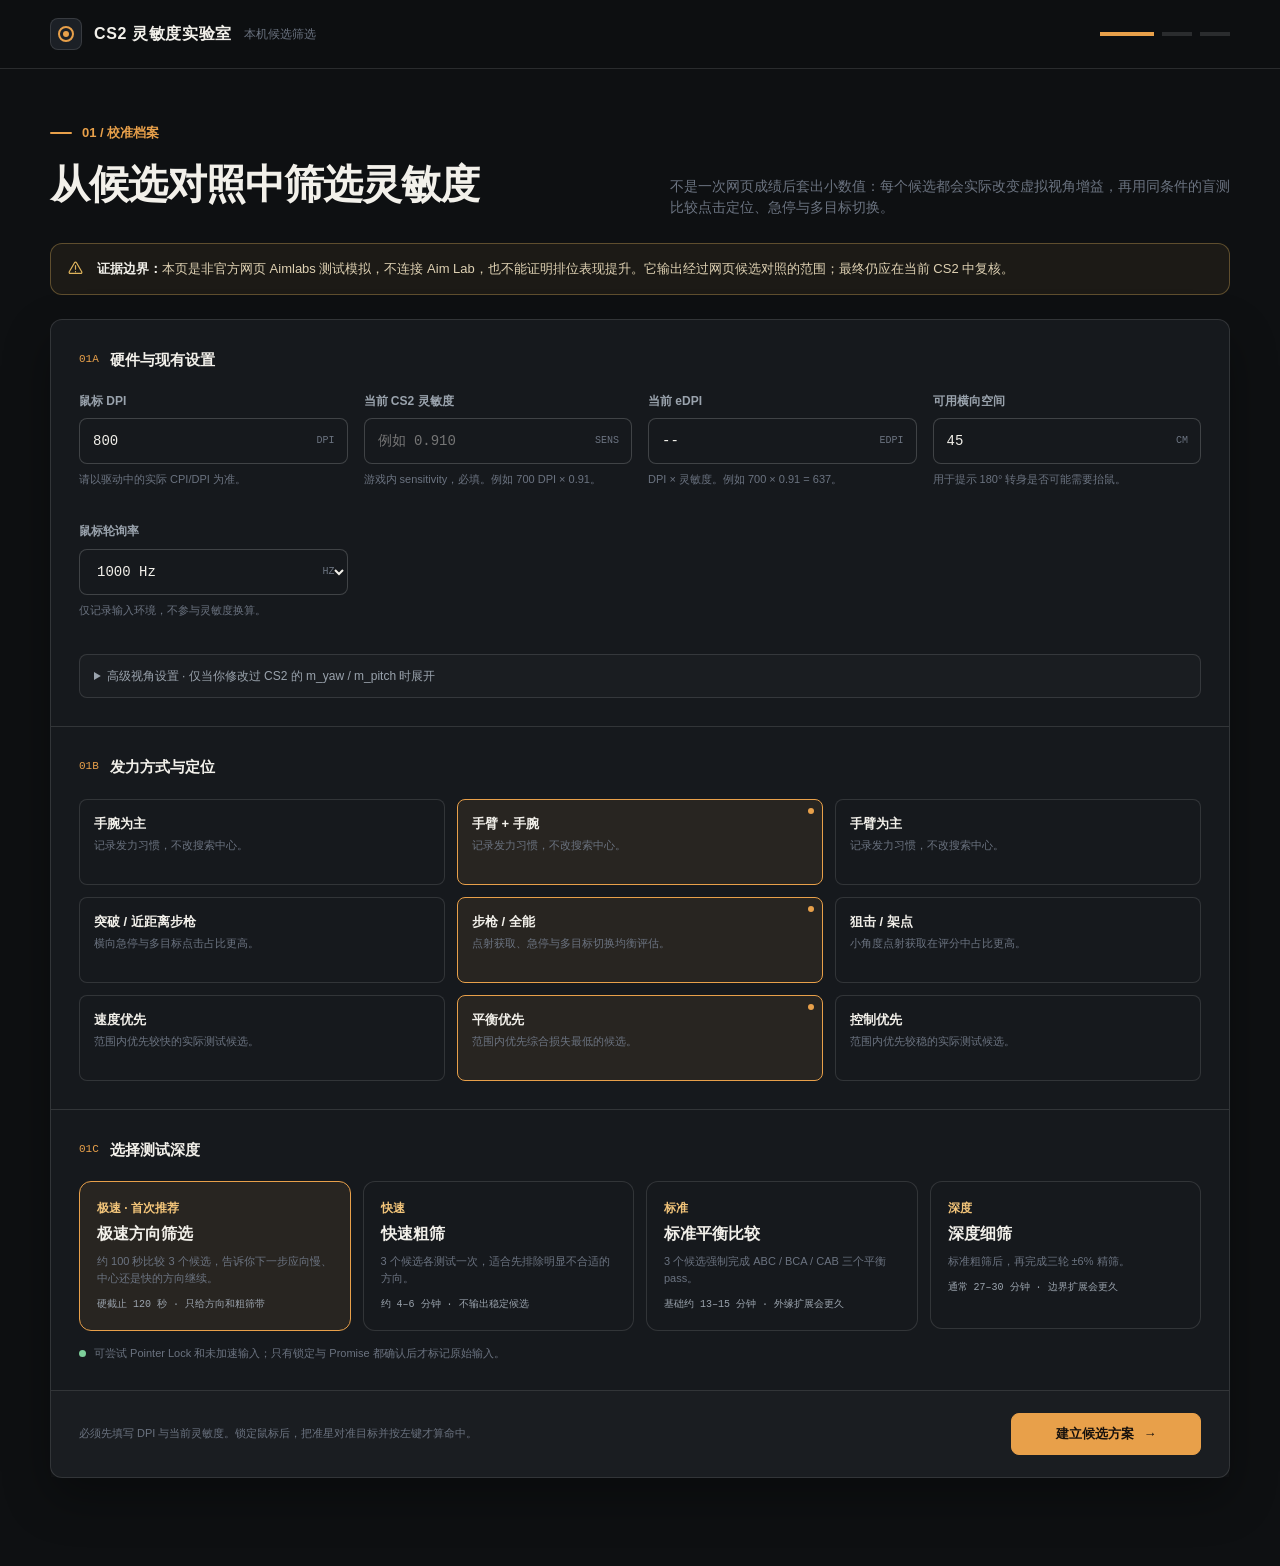
<file: cs2-sensitivity/index.html>
<!doctype html>
<html lang="zh-CN">
<head>
  <meta charset="utf-8">
  <meta name="viewport" content="width=device-width, initial-scale=1">
  <meta name="color-scheme" content="dark">
  <meta name="theme-color" content="#0e1012">
  <title>CS2 灵敏度实验室 — 灵敏度候选筛选器</title>
  <style>
    :root {
      --ink: #0e1012;
      --ink-2: #16191d;
      --ink-3: #1c2026;
      --panel: #1c2026;
      --line: rgba(255, 255, 255, 0.12);
      --line-strong: rgba(255, 255, 255, 0.18);
      --paper: #f2f0ea;
      --paper-2: #9aa3ad;
      --muted: #6b7380;
      --orange: #e8a04a;
      --orange-soft: #f3c57a;
      --green: #7dce9a;
      --red: #e06b66;
      --amber: #e0b45c;
      --shadow: 0 20px 48px rgba(0, 0, 0, .32);
      --sans: "Segoe UI Variable", "Segoe UI", "PingFang SC", "Noto Sans SC", "Microsoft YaHei", sans-serif;
      --display: "Segoe UI Variable", "Segoe UI", "PingFang SC", "Noto Sans SC", "Microsoft YaHei", sans-serif;
      --mono: ui-monospace, "SFMono-Regular", Menlo, Monaco, Consolas, monospace;
      --radius: 8px;
      --radius-card: 12px;
    }

    * { box-sizing: border-box; }
    html { scroll-behavior: smooth; }
    body {
      margin: 0;
      min-width: 320px;
      min-height: 100vh;
      overflow-x: hidden;
      color: var(--paper);
      background: var(--ink);
      font-family: var(--sans);
      line-height: 1.55;
      -webkit-font-smoothing: antialiased;
    }

    button, input, select { font: inherit; }
    button { color: inherit; }
    button, label, select { -webkit-tap-highlight-color: transparent; }
    button:focus-visible, input:focus-visible, select:focus-visible, summary:focus-visible {
      outline: 2px solid var(--orange-soft);
      outline-offset: 3px;
    }
    .shell { width: min(1180px, calc(100% - 40px)); margin: 0 auto; }
    .topbar {
      position: sticky;
      z-index: 50;
      top: 0;
      border-bottom: 1px solid var(--line);
      background: rgba(14, 16, 18, .92);
      backdrop-filter: blur(16px);
    }
    .topbar-inner { min-height: 68px; display: flex; align-items: center; justify-content: space-between; gap: 24px; }
    .brand { display: inline-flex; align-items: center; gap: 12px; color: var(--paper); text-decoration: none; }
    .brand-mark {
      position: relative; width: 32px; height: 32px; border: 1px solid var(--line); background: var(--ink-3);
      border-radius: var(--radius);
    }
    .brand-mark::before { content: ""; position: absolute; inset: 7px; border: 2px solid var(--orange); border-radius: 50%; }
    .brand-mark::after { content: ""; position: absolute; width: 6px; height: 6px; left: 50%; top: 50%; border-radius: 50%; background: var(--orange); transform: translate(-50%, -50%); }
    .brand strong { font-family: var(--display); font-size: 16px; font-weight: 700; letter-spacing: .04em; }
    .brand span { color: var(--muted); font-size: 12px; }
    .stepper { display: flex; align-items: center; gap: 8px; }
    .step-dot { width: 30px; height: 4px; border: 0; background: var(--line); transition: width 180ms ease, background 180ms ease; }
    .step-dot.is-active { width: 54px; background: var(--orange); }
    .step-dot.is-done { background: var(--green); }
    main { padding: 54px 0 88px; }
    .view { display: none; animation: reveal 320ms ease both; }
    .view.is-active { display: block; }
    @keyframes reveal { from { opacity: 0; transform: translateY(8px); } to { opacity: 1; transform: translateY(0); } }
    .eyebrow {
      display: flex; align-items: center; gap: 10px; margin-bottom: 18px; color: var(--orange);
      font-size: 13px; font-weight: 650;
    }
    .eyebrow::before { content: ""; width: 22px; height: 2px; background: currentColor; border-radius: 999px; }
    h1, h2, h3, p { margin-top: 0; }
    h1, h2, h3 { text-wrap: balance; }
    h1, h2 { margin-bottom: 12px; font-size: clamp(28px, 3.6vw, 40px); line-height: 1.15; letter-spacing: -.025em; font-weight: 650; }
    h3 { margin-bottom: 7px; font-size: 17px; line-height: 1.3; }
    .section-head { display: flex; align-items: end; justify-content: space-between; gap: 28px; margin-bottom: 24px; }
    .section-head p { max-width: 560px; margin-bottom: 0; color: var(--muted); font-size: 14px; }
    .notice {
      display: flex; gap: 13px; align-items: flex-start; margin-bottom: 24px; padding: 15px 16px;
      border: 1px solid rgba(224,180,92,.34); border-radius: var(--radius-card); color: #dfd1b3; background: rgba(224,180,92,.065); font-size: 13px;
    }
    .notice svg { flex: 0 0 auto; margin-top: 1px; color: var(--amber); }
    .notice strong { color: var(--paper); }
    .form-panel, .panel { position: relative; border: 1px solid var(--line); border-radius: var(--radius-card); background: var(--ink-2); box-shadow: var(--shadow); }
    .form-panel::before { display: none; }
    .form-section { padding: 28px; border-bottom: 1px solid var(--line); }
    .form-section:last-of-type { border-bottom: 0; }
    .form-section-title { display: flex; align-items: center; gap: 11px; margin-bottom: 20px; }
    .form-index { color: var(--orange); font-family: var(--mono); font-size: 11px; }
    .form-section-title strong { font-size: 15px; }
    .field-grid { display: grid; grid-template-columns: repeat(4, minmax(0, 1fr)); gap: 16px; }
    .field { display: flex; flex-direction: column; gap: 8px; }
    .field label, .group-label { color: var(--paper-2); font-size: 12px; font-weight: 650; }
    .field-hint { min-height: 34px; margin: 0; color: var(--muted); font-size: 11px; line-height: 1.45; }
    .input-wrap { position: relative; }
    .input-wrap input, .input-wrap select {
      width: 100%; height: 46px; padding: 0 48px 0 13px; border: 1px solid var(--line-strong); border-radius: var(--radius);
      color: var(--paper); background: var(--ink-2); font-family: var(--mono); font-size: 14px;
      transition: border-color 150ms ease, background 150ms ease;
    }
    .input-wrap input:hover, .input-wrap select:hover { border-color: var(--paper-dim, #8a929c); }
    .input-wrap input:focus, .input-wrap select:focus { border-color: var(--orange); background: var(--ink-3); outline: none; }
    .input-wrap input:focus-visible, .input-wrap select:focus-visible { outline: 2px solid var(--orange-soft); outline-offset: 3px; }
    .input-unit { position: absolute; right: 13px; top: 50%; color: var(--muted); font-family: var(--mono); font-size: 10px; transform: translateY(-50%); pointer-events: none; }
    .choice-grid { display: grid; grid-template-columns: repeat(3, minmax(0, 1fr)); gap: 12px; }
    .choice { position: relative; }
    .choice input { position: absolute; opacity: 0; pointer-events: none; }
    .choice label {
      display: block; min-height: 86px; padding: 14px; border: 1px solid var(--line); border-radius: var(--radius); background: var(--ink-2); cursor: pointer;
      transition: border-color 150ms ease, background 150ms ease, transform 150ms ease;
    }
    .choice label:hover { border-color: var(--line-strong); transform: translateY(-2px); }
    .choice input:checked + label { border-color: var(--orange); background: rgba(232,160,74,.085); }
    .choice input:focus-visible + label { outline: 2px solid var(--orange-soft); outline-offset: 3px; }
    .choice strong { display: block; margin-bottom: 4px; color: var(--paper); font-size: 13px; }
    .choice span { display: block; color: var(--muted); font-size: 11px; line-height: 1.45; }
    .choice input:checked + label::after {
      content: ""; position: absolute; top: 9px; right: 9px; width: 6px; height: 6px; border-radius: 50%;
      background: var(--orange);
    }
    details.advanced { margin-top: 17px; border: 1px solid var(--line); border-radius: var(--radius); background: rgba(255,255,255,.018); }
    details.advanced summary { padding: 12px 14px; color: var(--paper-2); cursor: pointer; font-size: 12px; }
    .advanced-body { display: grid; grid-template-columns: repeat(2, minmax(0, 250px)); gap: 14px; padding: 0 14px 14px; }
    .advanced-body .field { width: 100%; }
    .mode-grid { display: grid; grid-template-columns: repeat(4, minmax(0, 1fr)); gap: 12px; }
    .mode-card { position: relative; }
    .mode-card input { position: absolute; opacity: 0; pointer-events: none; }
    .mode-card label {
      display: block; min-height: 148px; padding: 17px; border: 1px solid var(--line); border-radius: var(--radius-card); background: var(--ink-2); cursor: pointer;
      transition: transform 150ms ease, border-color 150ms ease, background 150ms ease;
    }
    .mode-card label:hover { border-color: var(--line-strong); transform: translateY(-2px); }
    .mode-card input:checked + label { border-color: var(--orange); background: rgba(232,160,74,.085); }
    .mode-card input:focus-visible + label { outline: 2px solid var(--orange-soft); outline-offset: 3px; }
    .mode-card b { display: block; margin-bottom: 5px; color: var(--orange-soft); font-size: 12px; font-weight: 650; }
    .mode-card strong { display: block; margin-bottom: 6px; font-size: 16px; }
    .mode-card span { display: block; color: var(--muted); font-size: 11px; line-height: 1.55; }
    .mode-card em { display: block; margin-top: 10px; color: var(--paper-2); font-style: normal; font-family: var(--mono); font-size: 10px; }
    .capability-line { display: flex; align-items: center; gap: 8px; margin-top: 14px; color: var(--muted); font-size: 11px; }
    .capability-dot { width: 7px; height: 7px; border-radius: 50%; background: var(--amber); }
    .capability-dot.is-good { background: var(--green); }
    .form-actions { display: flex; align-items: center; justify-content: space-between; gap: 20px; padding: 22px 28px; background: rgba(255,255,255,.016); }
    .form-actions p { margin: 0; color: var(--muted); font-size: 11px; }
    .btn {
      min-height: 42px; display: inline-flex; align-items: center; justify-content: center; gap: 10px; padding: 0 18px;
      border: 1px solid var(--line-strong); border-radius: var(--radius); color: var(--paper); background: var(--ink-3); cursor: pointer; font-size: 13px;
      font-weight: 650; transition: transform 150ms ease, border-color 150ms ease, background 150ms ease, color 150ms ease;
    }
    .btn:hover:not(:disabled) { border-color: var(--paper-2); background: var(--ink-4, #232830); transform: translateY(-1px); }
    .btn:active:not(:disabled) { transform: translateY(0); }
    .btn-primary { min-width: 190px; border-color: var(--orange); color: #17110d; background: var(--orange); }
    .btn-primary:hover:not(:disabled) { border-color: var(--orange-soft); background: var(--orange-soft); }
    .btn:disabled { opacity: .36; cursor: not-allowed; }
    .btn-ghost { border-color: transparent; color: var(--muted); background: transparent; }
    .btn-ghost:hover:not(:disabled) { color: var(--paper); background: rgba(255,255,255,.04); }

    .lab-layout { display: grid; grid-template-columns: minmax(0, 1fr) 290px; gap: 22px; align-items: start; }
    .lab-main { min-width: 0; }
    .arena-shell {
      overflow: hidden; border: 1px solid var(--line-strong); border-radius: var(--radius-card); background: var(--ink-2); box-shadow: var(--shadow);
    }
    .arena-toolbar {
      min-height: 54px; display: flex; align-items: center; justify-content: space-between; gap: 20px; padding: 0 17px;
      border-bottom: 1px solid var(--line); background: var(--ink-2);
    }
    .arena-title { display: flex; align-items: center; gap: 10px; }
    .live-dot { width: 7px; height: 7px; border-radius: 50%; background: var(--muted); }
    .live-dot.is-live { background: var(--orange); }
    .arena-title strong { font-size: 13px; }
    .arena-title span { color: var(--muted); font-size: 12px; }
    .arena-metrics { display: flex; align-items: center; gap: 22px; }
    .arena-metric { text-align: right; }
    .arena-metric span { display: block; color: var(--muted); font-size: 11px; font-weight: 650; }
    .arena-metric strong { display: block; min-width: 54px; font-family: var(--mono); font-size: 15px; font-variant-numeric: tabular-nums; }
    .arena {
      position: relative; height: min(56vw, 520px); min-height: 390px; overflow: hidden; touch-action: none; user-select: none;
      background:
        linear-gradient(rgba(255,255,255,.022) 1px, transparent 1px),
        linear-gradient(90deg, rgba(255,255,255,.022) 1px, transparent 1px),
        var(--ink);
      background-size: 40px 40px, 40px 40px, auto;
    }
    .arena.is-locked { cursor: none; }
    .arena::before, .arena::after { content: ""; position: absolute; z-index: 1; pointer-events: none; background: rgba(232,160,74,.16); }
    .arena::before { left: 50%; top: 0; bottom: 0; width: 1px; }
    .arena::after { left: 0; right: 0; top: 50%; height: 1px; }
    .scene-target {
      position: absolute; z-index: 7; display: none; width: 48px; height: 48px; border: 2px solid var(--orange-soft); border-radius: 50%;
      background: rgba(232,160,74,.13);
      transform: translate(-50%, -50%); pointer-events: none;
    }
    .scene-target::before, .scene-target::after { content: ""; position: absolute; left: 50%; top: 50%; background: var(--orange-soft); transform: translate(-50%, -50%); }
    .scene-target::before { width: 12px; height: 2px; }
    .scene-target::after { width: 2px; height: 12px; }
    .scene-target.is-visible { display: block; }
    .scene-target.is-contact { border-color: var(--green); background: rgba(125,206,154,.18); }
    .scene-target.is-offscreen { opacity: .16; }
    .virtual-crosshair { position: absolute; z-index: 12; left: 50%; top: 50%; width: 38px; height: 38px; transform: translate(-50%, -50%) translate3d(var(--reticle-x, 0px), var(--reticle-y, 0px), 0); pointer-events: none; filter: drop-shadow(0 1px 1px rgba(0,0,0,.8)); will-change: transform; }
    .virtual-crosshair i { position: absolute; display: block; background: #ecf2e7; }
    .virtual-crosshair .h1 { width: 11px; height: 2px; left: 0; top: 18px; }
    .virtual-crosshair .h2 { width: 11px; height: 2px; right: 0; top: 18px; }
    .virtual-crosshair .v1 { width: 2px; height: 11px; left: 18px; top: 0; }
    .virtual-crosshair .v2 { width: 2px; height: 11px; left: 18px; bottom: 0; }
    .virtual-crosshair::after { content: ""; position: absolute; left: 17px; top: 17px; width: 4px; height: 4px; border-radius: 50%; background: var(--orange-soft); }
    .virtual-crosshair.is-contact i { background: var(--green); }
    .virtual-crosshair.is-contact::after { background: var(--green); }
    .arena-id { position: absolute; z-index: 2; right: 15px; bottom: 12px; color: rgba(238,234,224,.24); font-family: var(--mono); font-size: 8px; letter-spacing: .16em; pointer-events: none; }
    .arena-overlay {
      position: absolute; z-index: 20; inset: 0; display: flex; align-items: center; justify-content: center; padding: 26px; text-align: center;
      background: rgba(10,12,10,.88); backdrop-filter: blur(6px); cursor: default;
    }
    .arena-overlay[hidden] { display: none; }
    .overlay-content { max-width: 490px; }
    .overlay-kicker { min-height: 16px; margin-bottom: 11px; color: var(--orange-soft); font-size: 12px; font-weight: 650; }
    .overlay-number { min-height: 82px; margin: 0; font-family: var(--display); font-size: 72px; font-weight: 700; line-height: .9; font-variant-numeric: tabular-nums; }
    .overlay-number[hidden] { display: none; }
    .overlay-title { margin-bottom: 8px; font-size: 25px; }
    .overlay-copy { margin: 0 auto 18px; color: var(--muted); font-size: 13px; text-wrap: pretty; }
    .overlay-action[hidden] { display: none; }
    .lab-side { position: sticky; top: 90px; border-top: 2px solid var(--orange); border-radius: var(--radius-card); background: var(--ink-2); }
    .side-section { padding: 18px; border: 1px solid var(--line); border-top: 0; }
    .side-label { display: block; margin-bottom: 10px; color: var(--muted); font-size: 12px; font-weight: 650; }
    .profile-mini { display: grid; grid-template-columns: 1fr auto; gap: 9px 12px; margin: 0; }
    .profile-mini dt { color: var(--muted); font-size: 11px; }
    .profile-mini dd { margin: 0; font-family: var(--mono); font-size: 11px; text-align: right; }
    .progress-track { height: 5px; overflow: hidden; background: var(--line); }
    .progress-fill { width: 0; height: 100%; background: var(--green); transition: width 220ms ease; }
    .queue-list { display: grid; gap: 8px; margin: 0; padding: 0; list-style: none; }
    .queue-item { padding: 11px; border: 1px solid var(--line); border-radius: var(--radius); background: rgba(255,255,255,.018); }
    .queue-item b { display: block; margin-bottom: 3px; color: var(--paper); font-size: 12px; }
    .queue-item span { display: block; color: var(--muted); font-size: 10px; }
    .queue-item.is-current { border-color: var(--orange); background: rgba(232,160,74,.07); }
    .queue-item.is-done { border-color: rgba(169,200,135,.45); }
    .side-actions { display: grid; gap: 8px; margin-top: 12px; }
    .side-actions .btn { width: 100%; }

    .result-hero {
      position: relative; overflow: hidden; display: grid; grid-template-columns: minmax(0, 1.15fr) minmax(260px, .85fr);
      border: 1px solid var(--line-strong); border-radius: var(--radius-card); background: var(--ink-2); box-shadow: var(--shadow);
    }
    .result-hero::after { display: none; }
    .result-primary { padding: clamp(28px, 5vw, 54px); border-right: 1px solid var(--line); }
    .result-label { margin-bottom: 10px; color: var(--orange-soft); font-size: 13px; font-weight: 650; }
    .sens-number { margin: 0; font-family: var(--display); font-size: clamp(64px, 11vw, 120px); font-weight: 700; line-height: .9; letter-spacing: -.03em; font-variant-numeric: tabular-nums; }
    .sens-unit { margin: 16px 0 25px; color: var(--muted); font-size: 12px; }
    .command-box { display: grid; grid-template-columns: 1fr auto; gap: 10px; align-items: center; padding: 10px 10px 10px 15px; border: 1px solid var(--line-strong); border-radius: var(--radius); background: var(--ink); }
    .command-box code { overflow: hidden; color: var(--green); font-family: var(--mono); font-size: clamp(12px, 2vw, 15px); text-overflow: ellipsis; white-space: nowrap; }
    .command-box .btn { min-height: 35px; padding: 0 12px; }
    .result-side { position: relative; z-index: 2; display: grid; grid-template-rows: repeat(3, 1fr); }
    .result-metric { display: flex; flex-direction: column; justify-content: center; padding: 25px 30px; border-bottom: 1px solid var(--line); }
    .result-metric:last-child { border-bottom: 0; }
    .result-metric span { color: var(--muted); font-size: 12px; font-weight: 650; }
    .result-metric strong { margin: 4px 0 2px; font-family: var(--mono); font-size: 24px; font-variant-numeric: tabular-nums; }
    .result-metric small { color: var(--muted); font-size: 10px; }
    .result-grid { display: grid; grid-template-columns: repeat(2, minmax(0, 1fr)); gap: 18px; margin-top: 18px; }
    .result-card { border: 1px solid var(--line); border-radius: var(--radius-card); background: var(--ink-2); }
    .result-card-head { display: flex; align-items: center; justify-content: space-between; gap: 12px; padding: 16px 18px; border-bottom: 1px solid var(--line); }
    .result-card-head h3 { margin: 0; font-size: 15px; }
    .result-card-head span { color: var(--muted); font-size: 12px; text-align: right; }
    .result-card-body { padding: 18px; }
    .fast-guide {
      display: grid; grid-template-columns: minmax(0, 1.15fr) minmax(270px, .85fr); gap: 1px; margin-top: 18px;
      border: 1px solid var(--line-strong); border-radius: var(--radius-card); overflow: hidden; background: var(--line-strong); box-shadow: var(--shadow);
    }
    .fast-guide[hidden] { display: none; }
    .fast-guide-copy, .fast-guide-plan { padding: 22px; background: var(--ink-2); }
    .fast-guide-kicker { display: block; margin-bottom: 8px; color: var(--orange-soft); font-size: 12px; font-weight: 650; }
    .fast-guide h3 { margin: 0 0 7px; font-size: 20px; }
    .fast-guide p { margin: 0; color: var(--muted); font-size: 12px; }
    .fast-guide-plan > span { display: block; color: var(--muted); font-size: 12px; font-weight: 650; }
    .fast-guide-plan > strong { display: block; margin: 5px 0; color: var(--paper); font-family: var(--display); font-size: 36px; font-weight: 700; line-height: 1; font-variant-numeric: tabular-nums; }
    .fast-guide-plan > small { display: block; color: var(--paper-2); font-size: 10px; }
    .fast-guide-actions { display: flex; flex-wrap: wrap; gap: 8px; margin-top: 15px; }
    .fast-guide-actions .btn { min-height: 38px; padding: 0 13px; }
    .range-list { display: grid; gap: 9px; }
    .range-option { display: flex; align-items: center; justify-content: space-between; gap: 14px; padding: 12px; border: 1px solid var(--line); border-radius: var(--radius); background: var(--ink-2); }
    .range-option.is-main { border-color: var(--orange); background: rgba(232,160,74,.07); }
    .range-option strong { display: block; color: var(--paper); font-size: 12px; }
    .range-option span { display: block; margin-top: 2px; color: var(--muted); font-size: 10px; }
    .range-option b { color: var(--paper); font-family: var(--mono); font-size: 16px; }
    .range-row { display: flex; align-items: center; justify-content: space-between; gap: 14px; padding: 12px; border: 1px solid var(--line); border-radius: var(--radius); background: var(--ink-2); }
    .range-row.is-main { border-color: var(--orange); background: rgba(232,160,74,.07); }
    .range-row > span { display: grid; gap: 3px; }
    .range-row b { color: var(--paper); font-family: var(--mono); font-size: 16px; font-weight: 600; }
    .range-row small { color: var(--muted); font-size: 10px; }
    .range-row em { color: var(--paper-2); font-size: 10px; font-style: normal; text-align: right; }
    .metric-list, .reason-list { display: grid; gap: 9px; margin: 0; padding: 0; list-style: none; }
    .metric-list li, .reason-list li { padding: 11px 12px; border-left: 2px solid var(--line-strong); color: var(--paper-2); font-size: 12px; }
    .metric-list b { color: var(--paper); font-family: var(--mono); font-weight: 600; }
    .method-note { margin-top: 18px; padding: 15px 17px; border-left: 2px solid var(--orange); border-radius: 0 var(--radius) var(--radius) 0; background: rgba(232,160,74,.055); color: var(--muted); font-size: 12px; }
    .method-note strong { color: var(--paper); }
    .result-actions { display: flex; align-items: center; justify-content: space-between; gap: 18px; margin-top: 22px; }
    .result-actions > div { display: flex; flex-wrap: wrap; justify-content: flex-end; gap: 10px; }
    .status-chip { display: inline-flex; align-items: center; gap: 6px; padding: 4px 8px; border: 1px solid var(--line-strong); border-radius: 999px; color: var(--paper-2); font-size: 11px; font-weight: 650; }
    .status-chip.is-good { border-color: rgba(125,206,154,.55); color: var(--green); }
    .status-chip.is-warn { border-color: rgba(224,180,92,.55); color: var(--amber); }
    .toast {
      position: fixed; z-index: 100; right: 20px; bottom: 20px; padding: 11px 14px; border: 1px solid rgba(125,206,154,.5);
      border-radius: var(--radius); color: var(--paper); background: var(--ink-3); box-shadow: var(--shadow); font-size: 12px; transform: translateY(16px); opacity: 0;
      pointer-events: none; transition: transform 180ms ease, opacity 180ms ease;
    }
    .toast.is-visible { transform: translateY(0); opacity: 1; }
    @media (max-width: 920px) {
      .field-grid { grid-template-columns: repeat(2, minmax(0, 1fr)); }
      .mode-grid { grid-template-columns: repeat(2, minmax(0, 1fr)); }
      .lab-layout { grid-template-columns: 1fr; }
      .lab-side { position: static; display: grid; grid-template-columns: 1fr 1fr; border-top: 0; gap: 12px; background: transparent; }
      .side-section { border-top: 2px solid var(--orange); background: var(--ink-2); }
    }
    @media (max-width: 680px) {
      .shell { width: min(100% - 24px, 1180px); }
      main { padding-top: 34px; }
      .brand span, .stepper { display: none; }
      .section-head { display: block; }
      .section-head p { margin-top: 12px; }
      .field-grid, .choice-grid, .mode-grid, .result-grid, .lab-side, .fast-guide { grid-template-columns: 1fr; }
      .form-section, .form-actions { padding: 20px; }
      .form-actions, .result-actions { align-items: stretch; flex-direction: column; }
      .form-actions .btn, .result-actions .btn, .result-actions > div { width: 100%; }
      .result-actions > div { justify-content: stretch; }
      .result-hero { grid-template-columns: 1fr; }
      .result-primary { border-right: 0; border-bottom: 1px solid var(--line); }
      .result-side { grid-template-columns: repeat(3, 1fr); grid-template-rows: none; }
      .result-metric { min-width: 0; padding: 17px 14px; }
      .result-metric strong { font-size: 16px; }
      .arena-toolbar { align-items: flex-start; flex-wrap: wrap; gap: 10px; padding: 11px 13px; }
      .arena-title, .arena-metrics { width: 100%; }
      .arena-metrics { justify-content: space-between; gap: 10px; }
      .arena { min-height: 360px; height: 82vw; }
    }
    @media (prefers-reduced-motion: reduce) {
      html { scroll-behavior: auto; }
      *, *::before, *::after { animation-duration: .001ms !important; animation-iteration-count: 1 !important; transition-duration: .001ms !important; }
    }
  </style>
</head>
<body>
  <header class="topbar">
    <div class="shell topbar-inner">
      <a class="brand" href="#" id="brandHome" aria-label="返回档案页">
        <span class="brand-mark" aria-hidden="true"></span>
        <strong>CS2 灵敏度实验室</strong>
        <span>本机候选筛选</span>
      </a>
      <div class="stepper" aria-label="流程进度">
        <span class="step-dot is-active" data-step="profile"></span>
        <span class="step-dot" data-step="lab"></span>
        <span class="step-dot" data-step="result"></span>
      </div>
    </div>
  </header>

  <main class="shell">
    <section class="view is-active" id="view-profile" data-view="profile">
      <div class="section-head">
        <div>
          <div class="eyebrow">01 / 校准档案</div>
          <h1 id="profileHeading" tabindex="-1">从候选对照中筛选灵敏度</h1>
        </div>
        <p>不是一次网页成绩后套出小数值：每个候选都会实际改变虚拟视角增益，再用同条件的盲测比较点击定位、急停与多目标切换。</p>
      </div>

      <div class="notice" role="note">
        <svg width="17" height="17" viewBox="0 0 24 24" fill="none" aria-hidden="true"><path d="M12 8v5m0 3.5v.01M4.6 19h14.8a1.6 1.6 0 0 0 1.39-2.4L13.39 3.8a1.6 1.6 0 0 0-2.78 0L3.21 16.6A1.6 1.6 0 0 0 4.6 19Z" stroke="currentColor" stroke-width="1.7" stroke-linecap="round"/></svg>
        <div><strong>证据边界：</strong>本页是非官方网页 Aimlabs 测试模拟，不连接 Aim Lab，也不能证明排位表现提升。它输出经过网页候选对照的范围；最终仍应在当前 CS2 中复核。</div>
      </div>

      <form class="form-panel" id="profileForm" novalidate>
        <div class="form-section">
          <div class="form-section-title"><span class="form-index">01A</span><strong>硬件与现有设置</strong></div>
          <div class="field-grid">
            <div class="field">
              <label for="dpi">鼠标 DPI</label>
              <div class="input-wrap"><input id="dpi" type="number" min="100" max="32000" step="50" value="800" required inputmode="numeric"><span class="input-unit">DPI</span></div>
              <p class="field-hint">请以驱动中的实际 CPI/DPI 为准。</p>
            </div>
            <div class="field">
              <label for="currentSens">当前 CS2 灵敏度</label>
              <div class="input-wrap"><input id="currentSens" type="number" min="0.1" max="8" step="0.001" placeholder="例如 0.910" inputmode="decimal" required><span class="input-unit">SENS</span></div>
              <p class="field-hint">游戏内 sensitivity，必填。例如 700 DPI × 0.91。</p>
            </div>
            <div class="field">
              <label for="edpiPreview">当前 eDPI</label>
              <div class="input-wrap"><input id="edpiPreview" type="text" value="--" readonly tabindex="-1"><span class="input-unit">EDPI</span></div>
              <p class="field-hint">DPI × 灵敏度。例如 700 × 0.91 = 637。</p>
            </div>
            <div class="field">
              <label for="padWidth">可用横向空间</label>
              <div class="input-wrap"><input id="padWidth" type="number" min="15" max="120" step="1" value="45" required inputmode="decimal"><span class="input-unit">CM</span></div>
              <p class="field-hint">用于提示 180° 转身是否可能需要抬鼠。</p>
            </div>
            <div class="field">
              <label for="polling">鼠标轮询率</label>
              <div class="input-wrap"><select id="polling"><option value="125">125 Hz</option><option value="250">250 Hz</option><option value="500">500 Hz</option><option value="1000" selected>1000 Hz</option><option value="2000">2000 Hz</option><option value="4000">4000 Hz</option><option value="8000">8000 Hz</option></select><span class="input-unit">HZ</span></div>
              <p class="field-hint">仅记录输入环境，不参与灵敏度换算。</p>
            </div>
          </div>
          <details class="advanced">
            <summary>高级视角设置 · 仅当你修改过 CS2 的 m_yaw / m_pitch 时展开</summary>
            <div class="advanced-body">
              <div class="field">
                <label for="mYaw">m_yaw</label>
                <div class="input-wrap"><input id="mYaw" type="number" min="0.001" max="0.1" step="0.001" value="0.022" inputmode="decimal"><span class="input-unit">YAW</span></div>
                <p class="field-hint">默认 0.022。换算与虚拟视角增益均使用此值。</p>
              </div>
              <div class="field">
                <label for="mPitch">m_pitch</label>
                <div class="input-wrap"><input id="mPitch" type="number" min="-0.1" max="0.1" step="0.001" value="0.022" inputmode="decimal"><span class="input-unit">PITCH</span></div>
                <p class="field-hint">默认 0.022。负值表示倒置 Y；不参与 cm/360° 换算。</p>
              </div>
            </div>
          </details>
        </div>

        <div class="form-section">
          <div class="form-section-title"><span class="form-index">01B</span><strong>发力方式与定位</strong></div>
          <div class="choice-grid">
            <div class="choice"><input id="aim-wrist" name="aimStyle" value="wrist" type="radio"><label for="aim-wrist"><strong>手腕为主</strong><span>记录发力习惯，不改搜索中心。</span></label></div>
            <div class="choice"><input id="aim-hybrid" name="aimStyle" value="hybrid" type="radio" checked><label for="aim-hybrid"><strong>手臂 + 手腕</strong><span>记录发力习惯，不改搜索中心。</span></label></div>
            <div class="choice"><input id="aim-arm" name="aimStyle" value="arm" type="radio"><label for="aim-arm"><strong>手臂为主</strong><span>记录发力习惯，不改搜索中心。</span></label></div>
          </div>
          <div class="choice-grid" style="margin-top:12px;">
            <div class="choice"><input id="role-entry" name="role" value="entry" type="radio"><label for="role-entry"><strong>突破 / 近距离步枪</strong><span>横向急停与多目标点击占比更高。</span></label></div>
            <div class="choice"><input id="role-rifle" name="role" value="rifle" type="radio" checked><label for="role-rifle"><strong>步枪 / 全能</strong><span>点射获取、急停与多目标切换均衡评估。</span></label></div>
            <div class="choice"><input id="role-awp" name="role" value="awp" type="radio"><label for="role-awp"><strong>狙击 / 架点</strong><span>小角度点射获取在评分中占比更高。</span></label></div>
          </div>
          <div class="choice-grid" style="margin-top:12px;">
            <div class="choice"><input id="priority-speed" name="priority" value="speed" type="radio"><label for="priority-speed"><strong>速度优先</strong><span>范围内优先较快的实际测试候选。</span></label></div>
            <div class="choice"><input id="priority-balance" name="priority" value="balance" type="radio" checked><label for="priority-balance"><strong>平衡优先</strong><span>范围内优先综合损失最低的候选。</span></label></div>
            <div class="choice"><input id="priority-control" name="priority" value="control" type="radio"><label for="priority-control"><strong>控制优先</strong><span>范围内优先较稳的实际测试候选。</span></label></div>
          </div>
        </div>

        <div class="form-section">
          <div class="form-section-title"><span class="form-index">01C</span><strong>选择测试深度</strong></div>
          <div class="mode-grid">
            <div class="mode-card"><input id="mode-express" name="mode" value="express" type="radio" checked><label for="mode-express"><b>极速 · 首次推荐</b><strong>极速方向筛选</strong><span>约 100 秒比较 3 个候选，告诉你下一步应向慢、中心还是快的方向继续。</span><em>硬截止 120 秒 · 只给方向和粗筛带</em></label></div>
            <div class="mode-card"><input id="mode-quick" name="mode" value="quick" type="radio"><label for="mode-quick"><b>快速</b><strong>快速粗筛</strong><span>3 个候选各测试一次，适合先排除明显不合适的方向。</span><em>约 4–6 分钟 · 不输出稳定候选</em></label></div>
            <div class="mode-card"><input id="mode-standard" name="mode" value="standard" type="radio"><label for="mode-standard"><b>标准</b><strong>标准平衡比较</strong><span>3 个候选强制完成 ABC / BCA / CAB 三个平衡 pass。</span><em>基础约 13–15 分钟 · 外缘扩展会更久</em></label></div>
            <div class="mode-card"><input id="mode-deep" name="mode" value="deep" type="radio"><label for="mode-deep"><b>深度</b><strong>深度细筛</strong><span>标准粗筛后，再完成三轮 ±6% 精筛。</span><em>通常 27–30 分钟 · 边界扩展会更久</em></label></div>
          </div>
          <div class="capability-line"><span class="capability-dot" id="capabilityDot"></span><span id="capabilityStatus" aria-live="polite">正在检测浏览器输入能力…</span></div>
        </div>

        <div class="form-actions">
          <p id="formError" role="alert">必须先填写 DPI 与当前灵敏度。锁定鼠标后，把准星对准目标并按左键才算命中。</p>
          <button class="btn btn-primary" type="submit">建立候选方案 <span aria-hidden="true">→</span></button>
        </div>
      </form>
    </section>

    <section class="view" id="view-lab" data-view="lab">
      <div class="section-head">
        <div>
          <div class="eyebrow">02 / 瞄准测试 <span class="status-chip is-warn">非官方网页模拟</span></div>
          <h2 id="labHeading" tabindex="-1">候选盲测：对准后左键确认</h2>
        </div>
        <p>启动时锁定鼠标，移动驱动虚拟准星。对准目标后按下左键才算命中。A/B/C 隐藏具体数值；每轮目标序列相同，只有候选灵敏度改变转动增益。</p>
      </div>

      <div class="notice" role="note">
        <svg width="17" height="17" viewBox="0 0 24 24" fill="none" aria-hidden="true"><path d="M12 8v5m0 3.5v.01M4.6 19h14.8a1.6 1.6 0 0 0 1.39-2.4L13.39 3.8a1.6 1.6 0 0 0-2.78 0L3.21 16.6A1.6 1.6 0 0 0 4.6 19Z" stroke="currentColor" stroke-width="1.7" stroke-linecap="round"/></svg>
        <div><strong id="inputRequirement" aria-live="polite">建议使用 Windows Chrome 或 Edge + 鼠标。</strong> 若浏览器不支持未加速输入，页面只会给“兼容估算”，不会给稳定候选。测试中按 Esc 可暂停，当前未完成分轮不计入。</div>
      </div>

      <div class="lab-layout">
        <div class="lab-main">
          <div class="arena-shell">
            <div class="arena-toolbar">
              <div class="arena-title"><span class="live-dot" id="liveDot"></span><div><strong id="arenaTitle">等待开始</strong><span id="arenaSubtitle">候选筛选 · 就绪</span></div></div>
              <div class="arena-metrics">
                <div class="arena-metric"><span>状态</span><strong id="arenaStatus">就绪</strong></div>
                <div class="arena-metric"><span>事件</span><strong id="arenaHits">00</strong></div>
                <div class="arena-metric"><span>时间</span><strong id="arenaTime">--</strong></div>
              </div>
            </div>
            <div class="arena" id="arena" tabindex="0" aria-label="Aimlabs 测试区域">
              <div class="scene-target" id="sceneTarget" aria-hidden="true"></div>
              <div class="scene-target" id="sceneTargetB" aria-hidden="true"></div>
              <div class="scene-target" id="sceneTargetC" aria-hidden="true"></div>
              <div class="virtual-crosshair" id="virtualCrosshair" aria-hidden="true"><i class="h1"></i><i class="h2"></i><i class="v1"></i><i class="v2"></i></div>
              <div class="arena-id" id="arenaId">相对输入 · 虚拟准星</div>
              <div class="arena-overlay" id="arenaOverlay">
                <div class="overlay-content">
                  <div class="overlay-kicker" id="overlayKicker">候选会话已就绪</div>
                  <p class="overlay-number" id="overlayNumber" hidden>3</p>
                  <h3 class="overlay-title" id="overlayTitle">准备开始盲测</h3>
                  <p class="overlay-copy" id="overlayCopy">点击一次以锁定鼠标。测试开始后，把准星对准目标并按左键才算命中；锁定与倒计时期间的点击不计枪。</p>
                  <button class="btn btn-primary overlay-action" id="overlayAction" type="button">锁定鼠标并开始</button>
                </div>
              </div>
            </div>
          </div>
        </div>

        <aside class="lab-side">
          <div class="side-section">
            <span class="side-label">本次档案</span>
            <dl class="profile-mini">
              <dt>DPI</dt><dd id="miniDpi">800</dd>
              <dt>灵敏度</dt><dd id="miniSens">--</dd>
              <dt>eDPI</dt><dd id="miniEdpi">--</dd>
              <dt>m_yaw</dt><dd id="miniYaw">0.022</dd>
              <dt>m_pitch</dt><dd id="miniPitch">0.022</dd>
              <dt>模式</dt><dd id="miniMode">标准配对</dd>
              <dt>输入</dt><dd id="miniInput">待锁定</dd>
            </dl>
            <div style="margin-top:15px;"><span class="side-label">进度 <b id="completionText" style="float:right;color:var(--paper);font-weight:500;">0 / 0</b></span><div class="progress-track" id="progressTrack" role="progressbar" aria-label="测试进度" aria-valuemin="0" aria-valuemax="100" aria-valuenow="0"><div class="progress-fill" id="progressFill"></div></div></div>
          </div>
          <div class="side-section">
            <span class="side-label">盲测队列</span>
            <ol class="queue-list" id="queueList"></ol>
            <div class="side-actions">
              <button class="btn btn-primary" id="startSession" type="button">锁定鼠标并开始</button>
              <button class="btn btn-ghost" id="pauseSession" type="button">暂停并保留完整分轮</button>
              <button class="btn btn-ghost" id="backToProfile" type="button">重新建方案</button>
            </div>
          </div>
        </aside>
      </div>
    </section>

    <section class="view" id="view-result" data-view="result">
      <div class="section-head">
        <div><div class="eyebrow">03 / 候选结果</div><h2 id="resultHeading" tabindex="-1">你的网页筛选候选范围</h2></div>
        <p>数值精确到三位是为了便于输入游戏，不代表网页能证明唯一最优。标准与深度模式的主推荐始终来自本次实际测试过的候选；极速与快速模式只保留范围。</p>
      </div>

      <div class="result-hero">
        <div class="result-primary">
          <div class="result-label" id="resultPrimaryLabel">本次测试主推荐</div>
          <p class="sens-number" id="resultSens">1.000</p>
          <p class="sens-unit" id="resultUnit">CS2 sensitivity · 本次测试候选</p>
          <div class="command-box"><code id="commandText">sensitivity 1.000</code><button class="btn" id="copyCommand" type="button">复制命令</button></div>
        </div>
        <div class="result-side">
          <div class="result-metric"><span id="rangeMetricLabel">实测范围</span><strong id="rangeSens">--</strong><small id="rangeCopy">等待测试完成</small></div>
          <div class="result-metric"><span>360° 距离</span><strong id="resultCm">--</strong><small id="resultEdpi">--</small></div>
          <div class="result-metric"><span>证据</span><strong id="resultEvidence">--</strong><small id="evidenceCopy">网页测试状态</small></div>
        </div>
        <span id="precisionSens" hidden></span>
        <span id="speedSens" hidden></span>
        <span id="resultConfidence" hidden></span>
      </div>

      <section class="fast-guide" id="fastGuide" aria-labelledby="fastGuideTitle" hidden>
        <div class="fast-guide-copy">
          <span class="fast-guide-kicker">快速筛选 · 下一步</span>
          <h3 id="fastGuideTitle">快速方向结论</h3>
          <p id="fastGuideCopy">单轮粗筛只负责确定下一步搜索方向，不把一次成绩包装成最终灵敏度。</p>
        </div>
        <div class="fast-guide-plan">
          <span>下一步搜索中心 · 非最终推荐</span>
          <strong id="fastGuideCenter">--</strong>
          <small id="fastGuideEvidence">等待快速粗筛完成</small>
          <div class="fast-guide-actions">
            <button class="btn" id="repeatFast" type="button">再跑一次快速筛选</button>
            <button class="btn btn-primary" id="upgradeFast" type="button">进入快速复测</button>
          </div>
        </div>
      </section>

      <div class="result-grid">
        <article class="result-card">
          <div class="result-card-head"><h3 id="rangeCardTitle">实际测试过的范围</h3><span id="rangeCardMeta">候选范围</span></div>
          <div class="result-card-body"><div class="range-list" id="rangeList"></div></div>
        </article>
        <article class="result-card">
          <div class="result-card-head"><h3>为什么得到这个结论</h3><span>可复现性</span></div>
          <div class="result-card-body"><ul class="reason-list" id="reasonList"></ul></div>
        </article>
        <article class="result-card">
          <div class="result-card-head"><h3>任务表现摘要</h3><span>角度归一</span></div>
          <div class="result-card-body"><ul class="metric-list" id="taskSummary"></ul></div>
        </article>
        <article class="result-card">
          <div class="result-card-head"><h3>在 CS2 中复核</h3><span>手动核对</span></div>
          <div class="result-card-body">
            <ul class="reason-list" id="gameReviewList">
              <li>在控制台粘贴上方 <b>sensitivity</b> 命令并回车，再输入 <b>sensitivity</b> 查看回显。</li>
              <li>至少在同一训练场景分别尝试主推荐与范围端点；网页结果不等于已经证明实战提升。</li>
              <li>若改过 <b>m_yaw</b> 或 <b>m_pitch</b>，必须保持页面与游戏内数值一致。</li>
            </ul>
            <details class="advanced" id="reproductionDetails"><summary>展开视角复现块</summary><div class="advanced-body" style="display:block;"><code id="reproductionBlock" style="white-space:pre-wrap;color:var(--green);font-family:var(--mono);font-size:11px;">m_yaw 0.022\nm_pitch 0.022</code></div></details>
          </div>
        </article>
      </div>

      <div class="method-note"><strong>方法与边界：</strong>画面中的虚拟准星随相对鼠标增量移动，目标不会被鼠标带动；命中由点击瞬间的角度坐标判定，不使用浏览器绝对屏幕坐标。页面使用 m_yaw <span id="methodYaw">0.022</span> 与 m_pitch <span id="methodPitch">0.022</span>，并把输出限制在本工具兼容范围 0.100–8.000（非 Valve 官方边界）。本页是非官方网页模拟，不连接 Aim Lab；未经过 CS2 游戏内提升验证。</div>
      <div class="result-actions">
        <button class="btn btn-ghost" id="restartTests" type="button">以相同档案重新建方案</button>
        <div><button class="btn" id="confirmSession" type="button" hidden>建立跨日确认任务</button><button class="btn" id="copyReport" type="button">复制完整报告</button><button class="btn btn-primary" id="newProfile" type="button">重新填写档案</button></div>
      </div>
    </section>
  </main>

  <div class="toast" id="toast" role="status" aria-live="polite">已复制</div>

  <script id="lab-core">
    /* LAB_CORE_START */
    (function (root) {
      "use strict";

      var RANGE_MIN = 0.100;
      var RANGE_MAX = 8.000;
      var DEFAULT_YAW = 0.022;
      var DEFAULT_PITCH = 0.022;
      var CLICK_DEBOUNCE_MS = 50;
      var CLICK_SPAWN_GUARD_MS = 200;
      var CLICK_ERROR_FALLBACK = 45;
      var STALL_MS = 350;
      // Three passes are a very small sample. This 0.2% log guard is reported
      // separately from the specified MAD/drift threshold and only makes a
      // unique recommendation harder, keeping the fixed synthetic FPR gate.
      var DECISION_EPSILON = Math.log(1.002);
      var ALGORITHM_VERSION = "4.0.0";
      var TASK_VERSION = "click-4.0.0";
      var STORAGE_KEY = "cs2-sens-lab-v4";
      var PREVIOUS_STORAGE_KEYS = ["cs2-sens-lab-v3", "cs2-sens-lab-v2", "cs2-sens-lab-v1"];
      var TASKS = ["flick", "lateral", "grid"];
      var MODES = {
        express: { label: "极速方向筛选", passes: 1, adaptMs: 4000, taskMs: 8000, budgetMs: 120000, rangeOnly: true, deep: false },
        quick: { label: "快速粗筛", passes: 1, adaptMs: 12000, taskMs: 25000, budgetMs: 0, rangeOnly: true, deep: false },
        standard: { label: "标准平衡比较", passes: 3, adaptMs: 12000, taskMs: 25000, budgetMs: 0, rangeOnly: false, deep: false },
        deep: { label: "深度细筛", passes: 3, adaptMs: 12000, taskMs: 25000, budgetMs: 0, rangeOnly: false, deep: true }
      };
      var ROLE_WEIGHTS = {
        entry: { flick: 0.30, lateral: 0.40, grid: 0.30 },
        rifle: { flick: 0.40, lateral: 0.30, grid: 0.30 },
        awp: { flick: 0.50, lateral: 0.35, grid: 0.15 }
      };
      var METRIC_SPECS = {
        flick: [
          ["clickError", 0.30], ["missRate", 0.25], ["timePerId", 0.25],
          ["overshootCorrection", 0.15], ["pathInefficiency", 0.05]
        ],
        lateral: [
          ["clickError", 0.30], ["missRate", 0.25], ["timePerId", 0.20],
          ["overshootCorrection", 0.15], ["pathInefficiency", 0.10]
        ],
        grid: [
          ["clickError", 0.30], ["missRate", 0.25], ["timePerId", 0.25],
          ["overshootCorrection", 0.15], ["pathInefficiency", 0.05]
        ]
      };

      function deepFreeze(value) {
        if (!value || typeof value !== "object" || Object.isFrozen(value)) return value;
        Object.keys(value).forEach(function (key) { deepFreeze(value[key]); });
        return Object.freeze(value);
      }
      function clone(value) { return value === undefined ? undefined : JSON.parse(JSON.stringify(value)); }
      function clamp(value, min, max) { return Math.min(max, Math.max(min, value)); }
      function round(value, places) { var p = Math.pow(10, places); return Math.round((value + Number.EPSILON) * p) / p; }
      function formatSensitivity(value) { return clamp(round(Number(value), 3), RANGE_MIN, RANGE_MAX).toFixed(3); }
      function mean(values) { return values.length ? values.reduce(function (sum, value) { return sum + value; }, 0) / values.length : 0; }
      function median(values) {
        if (!values.length) return 0;
        var sorted = values.slice().sort(function (a, b) { return a - b; });
        var mid = Math.floor(sorted.length / 2);
        return sorted.length % 2 ? sorted[mid] : (sorted[mid - 1] + sorted[mid]) / 2;
      }
      function mad(values) {
        if (!values.length) return 0;
        var center = median(values);
        return median(values.map(function (value) { return Math.abs(value - center); }));
      }
      function wrapAngle(value) {
        var wrapped = (Number(value) + 180) % 360;
        if (wrapped < 0) wrapped += 360;
        return wrapped - 180;
      }
      function radians(value) { return value * Math.PI / 180; }
      function angularDistance(a, b) {
        var yaw = wrapAngle(a.yaw - b.yaw);
        var pitch = a.pitch - b.pitch;
        return Math.sqrt(yaw * yaw + pitch * pitch);
      }
      function cmForSensitivity(dpi, sensitivity, mYaw) { return 360 * 2.54 / (dpi * sensitivity * mYaw); }
      function sensitivityForCm(dpi, cm, mYaw) { return 360 * 2.54 / (dpi * cm * mYaw); }
      function taskDifficulty(amplitude, radius) { return Math.log2(Math.max(1.01, amplitude / Math.max(0.1, radius) + 1)); }
      function createRng(seed) {
        var value = Number(seed) >>> 0;
        return function () {
          value += 0x6D2B79F5;
          var t = value;
          t = Math.imul(t ^ t >>> 15, t | 1);
          t ^= t + Math.imul(t ^ t >>> 7, t | 61);
          return ((t ^ t >>> 14) >>> 0) / 4294967296;
        };
      }
      function shuffled(values, seed) {
        var copy = values.slice();
        var rng = createRng(seed);
        for (var i = copy.length - 1; i > 0; i -= 1) {
          var j = Math.floor(rng() * (i + 1));
          var temp = copy[i]; copy[i] = copy[j]; copy[j] = temp;
        }
        return copy;
      }

      function validateProfile(profile) {
        var errors = [];
        if (!profile || !Number.isFinite(Number(profile.dpi)) || profile.dpi < 100 || profile.dpi > 32000) errors.push("DPI 必须在 100–32000 之间。");
        if (!profile || !Number.isFinite(Number(profile.currentSens)) || profile.currentSens < RANGE_MIN || profile.currentSens > RANGE_MAX) errors.push("请填写当前 CS2 灵敏度（0.100–8.000）。");
        if (!profile || !Number.isFinite(Number(profile.padWidth)) || profile.padWidth < 15 || profile.padWidth > 120) errors.push("可用空间必须在 15–120 cm 之间。");
        if (!profile || !Number.isFinite(Number(profile.mYaw)) || profile.mYaw < 0.001 || profile.mYaw > 0.1) errors.push("m_yaw 必须在 0.001–0.100 之间。");
        if (!profile || !Number.isFinite(Number(profile.mPitch)) || Math.abs(profile.mPitch) < 0.001 || Math.abs(profile.mPitch) > 0.1) errors.push("m_pitch 必须在 -0.100–-0.001 或 0.001–0.100 之间。");
        if (profile && !MODES[profile.mode]) errors.push("测试模式无效。");
        if (profile && !ROLE_WEIGHTS[profile.role]) errors.push("角色权重无效。");
        return { valid: errors.length === 0, errors: errors };
      }

      function applyPointerDelta(camera, movement, calibration) {
        var sensitivity = Number(calibration.sensitivity);
        var mYaw = Number(calibration.mYaw);
        var mPitch = Number(calibration.mPitch);
        var yawDelta = Number(movement.x || 0) * sensitivity * mYaw;
        var pitchDelta = -Number(movement.y || 0) * sensitivity * mPitch;
        return {
          camera: {
            yaw: wrapAngle(Number(camera.yaw || 0) + yawDelta),
            pitch: clamp(Number(camera.pitch || 0) + pitchDelta, -44, 44)
          },
          yawDelta: yawDelta,
          pitchDelta: pitchDelta,
          pathDelta: Math.sqrt(yawDelta * yawDelta + pitchDelta * pitchDelta)
        };
      }

      function viewportGeometry(viewport) {
        var width = Math.max(1, Number(viewport.width || 1));
        var height = Math.max(1, Number(viewport.height || 1));
        var hFov = 90;
        var vFov = 2 * Math.atan(Math.tan(radians(hFov / 2)) / (width / height)) * 180 / Math.PI;
        return { width: width, height: height, hFov: hFov, vFov: vFov };
      }
      function projectAngularPoint(point, origin, viewport) {
        var view = viewportGeometry(viewport);
        var rawYaw = wrapAngle(Number(point.yaw) - Number(origin.yaw));
        var rawPitch = Number(point.pitch) - Number(origin.pitch);
        var hLimit = view.hFov / 2 - 0.01;
        var vLimit = view.vFov / 2 - 0.01;
        var yaw = clamp(rawYaw, -hLimit, hLimit);
        var pitch = clamp(rawPitch, -vLimit, vLimit);
        var x = view.width / 2 + Math.tan(radians(yaw)) / Math.tan(radians(view.hFov / 2)) * view.width / 2;
        var y = view.height / 2 - Math.tan(radians(pitch)) / Math.tan(radians(view.vFov / 2)) * view.height / 2;
        var radius = Number(point.radius || 0);
        var radiusPx = radius ? Math.max(4, Math.tan(radians(radius)) / Math.tan(radians(view.vFov / 2)) * view.height / 2) : 0;
        // Clamp angular centers identically so a reticle and target at the same
        // logical angle remain pixel-aligned even when both are beyond the FOV.
        var margin = 2;
        return {
          x: clamp(x, margin, Math.max(margin, view.width - margin)),
          y: clamp(y, margin, Math.max(margin, view.height - margin)),
          radiusPx: radiusPx,
          onScreen: Math.abs(rawYaw) <= view.hFov / 2 && Math.abs(rawPitch) <= view.vFov / 2,
          relativeYaw: rawYaw,
          relativePitch: rawPitch
        };
      }
      function projectTarget(target, presentationCamera, viewport) { return projectAngularPoint(target, presentationCamera, viewport); }
      function projectReticle(camera, presentationCamera, viewport) { return projectAngularPoint({ yaw: camera.yaw, pitch: camera.pitch, radius: 0 }, presentationCamera, viewport); }

      function makeCandidate(prefix, sensitivity, profile, index) {
        var normalized = Number(formatSensitivity(sensitivity));
        return {
          key: String(prefix) + ":" + index + ":" + normalized.toFixed(3),
          sensitivity: normalized,
          cm: cmForSensitivity(profile.dpi, normalized, profile.mYaw)
        };
      }
      function buildCandidates(profile, center, factor, prefix) {
        var normalizedCenter = clamp(Number(formatSensitivity(center)), RANGE_MIN, RANGE_MAX);
        var raw = [normalizedCenter / factor, normalizedCenter, normalizedCenter * factor];
        var values = [];
        function add(value) {
          var normalized = Number(formatSensitivity(value));
          if (!values.some(function (item) { return item === normalized; })) values.push(normalized);
        }
        raw.forEach(add);
        for (var step = 2; values.length < 3 && step < 24; step += 1) {
          add(normalizedCenter / Math.pow(factor, step));
          add(normalizedCenter * Math.pow(factor, step));
        }
        if (values.length < 3) [RANGE_MIN, (RANGE_MIN + RANGE_MAX) / 2, RANGE_MAX].forEach(add);
        return values.slice(0, 3).sort(function (a, b) { return a - b; }).map(function (value, index) {
          return makeCandidate(prefix || "candidate", value, profile, index);
        });
      }
      function edpi(dpi, sensitivity) { return Math.round(Number(dpi) * Number(sensitivity)); }
      function startingCenter(profile) {
        return Number(formatSensitivity(profile.currentSens));
      }
      function buildCoarseCandidates(profile, prefix) { return buildCandidates(profile, startingCenter(profile), 1.20, prefix || "coarse"); }
      function buildFineCandidates(profile, leader, prefix) { return buildCandidates(profile, leader.sensitivity, 1.06, prefix || "fine"); }
      function buildBoundaryCandidates(profile, stage, leader, factor, prefix) {
        var sorted = stage.candidates.slice().sort(function (a, b) { return a.sensitivity - b.sensitivity; });
        var index = sorted.findIndex(function (candidate) { return candidate.key === leader.key; });
        if (index !== 0 && index !== sorted.length - 1) return [];
        var outward = index === 0 ? leader.sensitivity / factor : leader.sensitivity * factor;
        var neighbor = sorted[index === 0 ? 1 : sorted.length - 2];
        var center = index === 0 ? leader.sensitivity : leader.sensitivity;
        var candidates = [outward, center, neighbor.sensitivity].map(function (value, candidateIndex) {
          return makeCandidate(prefix || "edge", value, profile, candidateIndex);
        });
        var seen = {};
        return candidates.filter(function (candidate) {
          var id = formatSensitivity(candidate.sensitivity);
          if (seen[id]) return false;
          seen[id] = true; return true;
        }).sort(function (a, b) { return a.sensitivity - b.sensitivity; });
      }
      function createBalancedStage(id, candidates, seed, passCount, confirmation, labelBySensitivity) {
        if (!Array.isArray(candidates) || candidates.length !== 3) throw new Error("A balanced stage requires exactly three candidates.");
        var actual = null;
        if (labelBySensitivity) {
          var orderedByLabel = ["A", "B", "C"].map(function (label) {
            var candidate = candidates.find(function (item) { return labelBySensitivity[formatSensitivity(item.sensitivity)] === label; });
            return candidate && candidate.key;
          });
          if (orderedByLabel.every(Boolean) && new Set(orderedByLabel).size === 3) actual = orderedByLabel;
        }
        if (!actual) actual = shuffled(candidates.map(function (candidate) { return candidate.key; }), seed ^ 0xA53C9E17);
        var labels = ["A", "B", "C"];
        var labelToKey = { A: actual[0], B: actual[1], C: actual[2] };
        var keyToLabel = {};
        labels.forEach(function (label) { keyToLabel[labelToKey[label]] = label; });
        var latin = confirmation ? [["C", "B", "A"], ["A", "C", "B"], ["B", "A", "C"]] : [["A", "B", "C"], ["B", "C", "A"], ["C", "A", "B"]];
        var count = clamp(Number(passCount || 3), 1, 3);
        var orders = latin.slice(0, count).map(function (order) { return order.map(function (label) { return labelToKey[label]; }); });
        return {
          id: id,
          candidates: clone(candidates),
          seed: Number(seed) >>> 0,
          passes: count,
          confirmation: Boolean(confirmation),
          labelToKey: labelToKey,
          keyToLabel: keyToLabel,
          orders: orders,
          passSeeds: orders.map(function (_, index) { return (Number(seed) + (index + 1) * 10007) >>> 0; })
        };
      }
      function candidateLabel(stage, key) { return stage.keyToLabel[key] || "?"; }

      function createTaskSequence(task, seed, durationMs) {
        var rng = createRng((Number(seed) ^ (task === "flick" ? 0xF11C : task === "lateral" ? 0x1A73 : 0x6E1D)) >>> 0);
        if (task === "flick") {
          var flicks = [];
          for (var i = 0; i < 96; i += 1) {
            var distance = 10 + rng() * 20;
            var angle = rng() * Math.PI * 2;
            flicks.push({ yawOffset: Math.cos(angle) * distance, pitchOffset: Math.sin(angle) * distance, radius: 1.2, amplitude: distance, timeoutMs: 2200 });
          }
          return { task: task, targets: flicks, seed: seed };
        }
        if (task === "lateral") {
          var lateral = [];
          for (var j = 0; j < 96; j += 1) {
            var amplitude = 28 + rng() * 14;
            lateral.push({ yawOffset: (j % 2 === 0 ? 1 : -1) * amplitude, pitchOffset: 0, radius: 1.5, amplitude: amplitude, timeoutMs: 2500 });
          }
          return { task: task, targets: lateral, seed: seed };
        }
        var bounds = { yaw: 24, pitch: 12 };
        var placements = [];
        for (var g = 0; g < 96; g += 1) {
          var yaw = (rng() * 2 - 1) * bounds.yaw;
          var pitch = (rng() * 2 - 1) * bounds.pitch;
          var amplitude = Math.sqrt(yaw * yaw + pitch * pitch);
          placements.push({ yaw: yaw, pitch: pitch, yawOffset: yaw, pitchOffset: pitch, radius: 1.4, amplitude: amplitude, timeoutMs: 3500 });
        }
        return {
          task: "grid",
          placements: placements,
          concurrent: 3,
          radius: 1.4,
          minSeparation: 7,
          minCameraDistance: 8,
          timeoutMs: 3500,
          bounds: bounds,
          seed: seed
        };
      }
      function pickGridPlacement(sequence, startIndex, existingTargets, camera) {
        var placements = sequence && Array.isArray(sequence.placements) ? sequence.placements : [];
        var existing = Array.isArray(existingTargets) ? existingTargets : [];
        var minSeparation = Number(sequence && sequence.minSeparation) || 7;
        var minCamera = Number(sequence && sequence.minCameraDistance) || 8;
        var count = placements.length;
        if (!count) return { spec: { yaw: 12, pitch: 0, yawOffset: 12, pitchOffset: 0, radius: 1.4, amplitude: 12, timeoutMs: 3500 }, consumed: 1 };
        for (var i = 0; i < count; i += 1) {
          var spec = placements[(Math.max(0, Number(startIndex) || 0) + i) % count];
          var overlaps = existing.some(function (target) { return angularDistance(target, spec) < minSeparation; });
          var tooClose = camera ? angularDistance(camera, spec) < minCamera : false;
          if (!overlaps && !tooClose) return { spec: spec, consumed: i + 1 };
        }
        return { spec: placements[Math.max(0, Number(startIndex) || 0) % count], consumed: 1 };
      }
      function resolveClick(camera, targets) {
        var list = Array.isArray(targets) ? targets : [];
        var best = null;
        for (var i = 0; i < list.length; i += 1) {
          var target = list[i];
          if (!target) continue;
          var error = angularDistance(camera, target);
          if (error <= Number(target.radius || 0) && (!best || error < best.error)) {
            best = { index: i, target: target, error: error };
          }
        }
        return best;
      }
      function createAxisState(origin, target) {
        var dx = wrapAngle(target.yaw - origin.yaw);
        var dy = target.pitch - origin.pitch;
        var distance = Math.sqrt(dx * dx + dy * dy) || 1;
        return { origin: clone(origin), target: clone(target), axis: { yaw: dx / distance, pitch: dy / distance }, targetDistance: distance, lastError: distance, overshoots: 0, corrections: 0, overshot: false, correctionRecorded: false };
      }
      function updateAxisState(axisState, camera) {
        var next = clone(axisState);
        var traveledYaw = wrapAngle(camera.yaw - next.origin.yaw);
        var traveledPitch = camera.pitch - next.origin.pitch;
        var progress = traveledYaw * next.axis.yaw + traveledPitch * next.axis.pitch;
        var error = next.targetDistance - progress;
        if (next.lastError > 0.03 && error < -0.03) { next.overshoots += 1; next.overshot = true; next.correctionRecorded = false; }
        if (next.overshot && !next.correctionRecorded && next.lastError < -0.03 && error > next.lastError + 0.03) { next.corrections += 1; next.correctionRecorded = true; }
        if (next.correctionRecorded && error > 0.03) next.overshot = false;
        next.lastError = error;
        next.signedError = error;
        return next;
      }

      function positiveMetric(value) { return Math.max(0.000001, Number.isFinite(Number(value)) ? Number(value) : 1000000); }
      function logRelativeLoss(value, center) { return clamp(Math.log(positiveMetric(value) / positiveMetric(center)), -Math.log(3), Math.log(3)); }
      function metricValue(metrics, name) {
        var value = metrics && metrics[name];
        if (name === "missRate" || name === "overshootCorrection" || name === "offTargetRatio") return Math.max(0.005, Number(value || 0) + 0.005);
        return positiveMetric(value);
      }
      function calculatePassLosses(blocks, stage, role) {
        var rows = [];
        var roleWeights = ROLE_WEIGHTS[role] || ROLE_WEIGHTS.rifle;
        for (var pass = 0; pass < stage.passes; pass += 1) {
          var passBlocks = stage.candidates.map(function (candidate) {
            return blocks.find(function (block) { return block.stageId === stage.id && block.pass === pass && block.candidateKey === candidate.key && block.valid !== false; });
          });
          if (passBlocks.some(function (block) { return !block; })) continue;
          var taskLossByKey = {};
          TASKS.forEach(function (task) {
            taskLossByKey[task] = {};
            METRIC_SPECS[task].forEach(function (spec) {
              var metric = spec[0];
              var weight = spec[1];
              var center = median(passBlocks.map(function (block) { return metricValue(block.tasks[task], metric); }));
              passBlocks.forEach(function (block) {
                if (!taskLossByKey[task][block.candidateKey]) taskLossByKey[task][block.candidateKey] = 0;
                taskLossByKey[task][block.candidateKey] += weight * logRelativeLoss(metricValue(block.tasks[task], metric), center);
              });
            });
          });
          passBlocks.forEach(function (block) {
            var combined = TASKS.reduce(function (sum, task) { return sum + roleWeights[task] * taskLossByKey[task][block.candidateKey]; }, 0);
            rows.push({ pass: pass, candidateKey: block.candidateKey, loss: combined, taskLosses: TASKS.reduce(function (acc, task) { acc[task] = taskLossByKey[task][block.candidateKey]; return acc; }, {}), orderIndex: Number(block.orderIndex || 0) });
          });
        }
        return rows;
      }
      function theilSenSlope(points) {
        var slopes = [];
        for (var i = 0; i < points.length; i += 1) for (var j = i + 1; j < points.length; j += 1) {
          var dx = points[j].x - points[i].x;
          if (dx !== 0) slopes.push((points[j].y - points[i].y) / dx);
        }
        return slopes.length ? median(slopes) : 0;
      }
      function sessionDrift(lossRows) {
        if (lossRows.length < 3) return 0;
        var byCandidate = {};
        lossRows.forEach(function (row) { (byCandidate[row.candidateKey] || (byCandidate[row.candidateKey] = [])).push(row.loss); });
        var chronological = lossRows.slice().sort(function (a, b) { return a.orderIndex - b.orderIndex; });
        var points = chronological.map(function (row, index) { return { x: index, y: row.loss - median(byCandidate[row.candidateKey]) }; });
        return Math.abs(theilSenSlope(points)) * Math.max(0, points.length - 1);
      }
      function evaluateStage(blocks, stage, role, options) {
        options = options || {};
        var rows = calculatePassLosses(blocks, stage, role);
        var drift = sessionDrift(rows);
        var medians = {};
        stage.candidates.forEach(function (candidate) {
          medians[candidate.key] = median(rows.filter(function (row) { return row.candidateKey === candidate.key; }).map(function (row) { return row.loss; }));
        });
        var pairwise = [];
        function dominance(first, second) {
          var differences = [];
          for (var pass = 0; pass < stage.passes; pass += 1) {
            var a = rows.find(function (row) { return row.pass === pass && row.candidateKey === first.key; });
            var b = rows.find(function (row) { return row.pass === pass && row.candidateKey === second.key; });
            if (a && b) differences.push(a.loss - b.loss);
          }
          var threshold = Math.max(Math.log(1.03), 1.4826 * mad(differences), drift);
          var dominates = differences.length === 3 && differences.every(function (difference) { return difference < 0; }) && median(differences) < -(threshold + DECISION_EPSILON) && !options.anomaly;
          var row = { first: first.key, second: second.key, differences: differences, medianDifference: median(differences), mad: mad(differences), threshold: threshold, decisionEpsilon: DECISION_EPSILON, dominates: dominates };
          pairwise.push(row);
          return dominates;
        }
        var dominated = {};
        stage.candidates.forEach(function (candidate) { dominated[candidate.key] = false; });
        stage.candidates.forEach(function (first) { stage.candidates.forEach(function (second) {
          if (first.key !== second.key && dominance(first, second)) dominated[second.key] = true;
        }); });
        var ranking = stage.candidates.slice().sort(function (a, b) { return medians[a.key] - medians[b.key]; });
        var unique = null;
        if (stage.passes === 3 && !options.rangeOnly && !options.anomaly) {
          unique = stage.candidates.find(function (candidate) {
            return stage.candidates.filter(function (other) { return other.key !== candidate.key; }).every(function (other) {
              var pair = pairwise.find(function (row) { return row.first === candidate.key && row.second === other.key; });
              return pair && pair.dominates;
            });
          }) || null;
        }
        var rangeCandidates;
        if (options.mode === "express") rangeCandidates = stage.candidates.slice();
        else if (options.mode === "quick") rangeCandidates = ranking.slice(0, 2);
        else {
          var nondominated = stage.candidates.filter(function (candidate) { return !dominated[candidate.key]; });
          if (!nondominated.length) nondominated = ranking.slice(0, 2);
          var low = Math.min.apply(null, nondominated.map(function (candidate) { return candidate.sensitivity; }));
          var high = Math.max.apply(null, nondominated.map(function (candidate) { return candidate.sensitivity; }));
          rangeCandidates = stage.candidates.filter(function (candidate) { return candidate.sensitivity >= low && candidate.sensitivity <= high; });
        }
        return { rows: rows, medians: medians, ranking: ranking, best: ranking[0] || null, uniqueLeader: unique, rangeCandidates: rangeCandidates, pairwise: pairwise, drift: drift, anomaly: Boolean(options.anomaly) };
      }
      function createFastGuidance(stage, evaluation) {
        var sorted = stage && Array.isArray(stage.candidates) ? stage.candidates.slice().sort(function (a, b) { return a.sensitivity - b.sensitivity; }) : [];
        var ranking = evaluation && Array.isArray(evaluation.ranking) ? evaluation.ranking : [];
        var storedCenter = stage && Number(stage.searchCenterSensitivity);
        var center = Number.isFinite(storedCenter)
          ? sorted.reduce(function (closest, candidate) { return !closest || Math.abs(candidate.sensitivity - storedCenter) < Math.abs(closest.sensitivity - storedCenter) ? candidate : closest; }, null)
          : sorted[Math.floor((sorted.length - 1) / 2)] || null;
        var centerSensitivity = Number.isFinite(storedCenter) ? Number(formatSensitivity(storedCenter)) : center ? center.sensitivity : null;
        var best = ranking[0] || null;
        var second = ranking[1] || null;
        var bestLoss = best && evaluation && evaluation.medians ? Number(evaluation.medians[best.key]) : NaN;
        var secondLoss = second && evaluation && evaluation.medians ? Number(evaluation.medians[second.key]) : NaN;
        var margin = Number.isFinite(bestLoss) && Number.isFinite(secondLoss) ? Math.max(0, secondLoss - bestLoss) : 0;
        var signalThreshold = Math.log(1.03);
        var clearThreshold = Math.log(1.08);
        var hasSignal = Boolean(best && !evaluation.anomaly && margin >= signalThreshold);
        var direction = !hasSignal ? "unclear" : Math.abs(best.sensitivity - centerSensitivity) < 0.0005 ? "center" : best.sensitivity < centerSensitivity ? "slower" : "faster";
        var labels = { unclear: "本轮无明确方向", slower: "方向偏慢", faster: "方向偏快", center: "保留当前中心" };
        var clarity = !hasSignal ? "unclear" : margin >= clearThreshold ? "clear" : "tentative";
        var nextCenter = hasSignal ? best : center;
        return {
          direction: direction,
          directionLabel: labels[direction],
          clarity: clarity,
          margin: margin,
          marginRatio: Math.expm1(margin),
          signalThreshold: signalThreshold,
          clearThreshold: clearThreshold,
          bestKey: best ? best.key : null,
          bestSensitivity: best ? best.sensitivity : null,
          nextCenterSensitivity: nextCenter ? nextCenter.sensitivity : null,
          centerSensitivity: centerSensitivity
        };
      }
      function isBoundaryLeader(stage, evaluation) {
        if (!evaluation.uniqueLeader) return false;
        if (stage.outwardKey) return evaluation.uniqueLeader.key === stage.outwardKey;
        var sorted = stage.candidates.slice().sort(function (a, b) { return a.sensitivity - b.sensitivity; });
        return evaluation.uniqueLeader.key === sorted[0].key || evaluation.uniqueLeader.key === sorted[sorted.length - 1].key;
      }

      function estimateDuration(mode, stageCount) {
        var config = MODES[mode];
        if (!config) return 0;
        var stages = stageCount || (mode === "deep" ? 2 : 1);
        var blocks = config.passes * 3 * stages;
        return blocks * (3000 + config.adaptMs + TASKS.length * config.taskMs + 2 * 800);
      }
      function profileSignature(profile) {
        var current = profile.currentSens === null || profile.currentSens === undefined || profile.currentSens === "" ? "none" : formatSensitivity(profile.currentSens);
        return [profile.dpi, current, Number(profile.mYaw).toFixed(6), Number(profile.mPitch).toFixed(6), profile.polling, profile.padWidth, profile.aimStyle, profile.role, profile.priority, TASK_VERSION].join("|");
      }
      function gridSignature(candidates) { return candidates.map(function (candidate) { return formatSensitivity(candidate.sensitivity); }).sort().join("|"); }
      function createSessionSummary(session, result) {
        var finalStage = session.stages[session.stages.length - 1];
        var winnerKey = result && result.main && result.main.key;
        var dominanceRows = result && result.evaluation && Array.isArray(result.evaluation.pairwise) ? result.evaluation.pairwise : [];
        var dominatesBoth = Boolean(winnerKey) && dominanceRows.filter(function (pair) { return pair.first === winnerKey && pair.dominates; }).length === 2;
        var uniqueMatches = Boolean(result && result.evaluation && result.evaluation.uniqueLeader && result.evaluation.uniqueLeader.key === winnerKey);
        var eligible = session.inputMode === "raw" && (session.mode === "standard" || session.mode === "deep") && session.validTaskMs >= 420000 && !session.anomalies.length && result && result.main && !result.boundaryLimited && dominatesBoth && uniqueMatches;
        return {
          id: session.id,
          completedAt: result.completedAt,
          algorithmVersion: ALGORITHM_VERSION,
          taskVersion: TASK_VERSION,
          profileSignature: profileSignature(session.profile),
          mode: session.mode,
          inputMode: session.inputMode,
          confirmation: Boolean(session.confirmation),
          inputCapability: { pointerLock: true, unadjustedMovementConfirmed: session.inputMode === "raw", compatibilityRestricted: Boolean(session.compatibilityRestricted) },
          grid: gridSignature(finalStage.candidates),
          candidates: finalStage.candidates.map(function (candidate) { return candidate.sensitivity; }),
          winnerKey: winnerKey || null,
          winner: result.main ? formatSensitivity(result.main.sensitivity) : null,
          range: result.range.map(function (candidate) { return formatSensitivity(candidate.sensitivity); }),
          validTaskMs: session.validTaskMs,
          anomalies: session.anomalies.slice(),
          interruptions: session.interruptions.slice(),
          dominance: result.evaluation ? result.evaluation.pairwise.map(function (pair) { return { first: pair.first, second: pair.second, dominates: pair.dominates, medianDifference: pair.medianDifference, threshold: pair.threshold, decisionEpsilon: pair.decisionEpsilon }; }) : [],
          rounds: (session.blocks || []).map(function (block) { return { stageId: block.stageId, pass: block.pass, position: block.position, candidateKey: block.candidateKey, sensitivity: block.sensitivity, seed: block.seed, inputEvents: block.inputEvents, validTaskMs: block.validTaskMs, tasks: clone(block.tasks), completedAt: block.completedAt }; }),
          eligible: Boolean(eligible),
          seeds: session.stages.map(function (stage) { return stage.seed; }),
          orders: session.stages.map(function (stage) { return clone(stage.orders); }),
          orderLabels: session.stages.map(function (stage) {
            return stage.orders.map(function (order) { return order.map(function (key) { return stage.keyToLabel[key]; }); });
          })
        };
      }
      function appendHistory(history, summary) { return (history || []).concat([clone(summary)]).slice(-100); }
      function findCrossSessionConfirmation(history, current, nowMs) {
        if (!current || !current.eligible) return { stable: false, match: null, nextEligibleAt: null };
        var currentTime = new Date(current.completedAt).getTime();
        if (!Number.isFinite(currentTime)) return { stable: false, match: null, nextEligibleAt: null };
        function hasFullDominance(item) { return Boolean(item && item.winnerKey && Array.isArray(item.dominance) && item.dominance.filter(function (pair) { return pair.first === item.winnerKey && pair.dominates; }).length === 2); }
        function finalOrderMatches(item, expected) {
          if (!item || !Array.isArray(item.orderLabels) || !item.orderLabels.length) return false;
          var finalOrders = item.orderLabels[item.orderLabels.length - 1];
          return JSON.stringify(finalOrders) === JSON.stringify(expected);
        }
        if (!hasFullDominance(current)) return { stable: false, match: null, nextEligibleAt: null };
        var standardOrders = [["A", "B", "C"], ["B", "C", "A"], ["C", "A", "B"]];
        var confirmationOrders = [["C", "B", "A"], ["A", "C", "B"], ["B", "A", "C"]];
        if (!current.confirmation || !finalOrderMatches(current, confirmationOrders)) return { stable: false, match: null, nextEligibleAt: new Date(currentTime + 86400000).toISOString() };
        var compatible = (history || []).filter(function (item) {
          if (!item || item.id === current.id || !item.eligible || item.confirmation || !hasFullDominance(item) || !finalOrderMatches(item, standardOrders)) return false;
          var priorTime = new Date(item.completedAt).getTime();
          return Number.isFinite(priorTime) && item.algorithmVersion === current.algorithmVersion && item.taskVersion === current.taskVersion && item.profileSignature === current.profileSignature && item.mode === current.mode && item.grid === current.grid && item.winner === current.winner && currentTime - priorTime >= 86400000;
        }).sort(function (a, b) { return new Date(b.completedAt).getTime() - new Date(a.completedAt).getTime(); });
        return {
          stable: compatible.length > 0,
          match: compatible[0] || null,
          nextEligibleAt: new Date(currentTime + 86400000).toISOString()
        };
      }
      function normalizeProfile(profile) {
        var copy = clone(profile || {});
        copy.mYaw = Number.isFinite(Number(copy.mYaw)) ? Number(copy.mYaw) : DEFAULT_YAW;
        copy.mPitch = Number.isFinite(Number(copy.mPitch)) && Math.abs(Number(copy.mPitch)) >= 0.001 ? Number(copy.mPitch) : DEFAULT_PITCH;
        copy.mode = MODES[copy.mode] ? copy.mode : "standard";
        return copy;
      }
      function restorableSession(session) {
        if (!(session && session.version === ALGORITHM_VERSION && session.taskVersion === TASK_VERSION && session.profile && Array.isArray(session.stages) && session.stages.length && Array.isArray(session.blocks) && Array.isArray(session.interruptions) && Array.isArray(session.anomalies))) return false;
        if ((session.mode === "express" || session.mode === "quick") && !Number.isFinite(Number(session.stages[0].searchCenterSensitivity))) return false;
        return true;
      }
      function restorableResult(result) {
        if (!(result && result.algorithmVersion === ALGORITHM_VERSION && result.taskVersion === TASK_VERSION && result.profile && Array.isArray(result.range) && Array.isArray(result.testedCandidates) && result.evaluation && typeof result.evidence === "string")) return false;
        if ((result.mode === "express" || result.mode === "quick") && !(result.fastGuidance && Number.isFinite(Number(result.fastGuidance.nextCenterSensitivity)))) return false;
        return true;
      }
      function migratePersistedState(payloads) {
        payloads = payloads || {};
        var current = payloads.v4;
        if (current && current.version === ALGORITHM_VERSION && current.profile) {
          var session = restorableSession(current.session) ? clone(current.session) : null;
          var result = restorableResult(current.result) ? clone(current.result) : null;
          if (result && (!session || session.status !== "complete" || session.id !== result.sessionId)) result = null;
          if (session && session.status === "complete" && !result) session = null;
          return { profile: normalizeProfile(current.profile), session: session, result: result, history: Array.isArray(current.history) ? current.history.filter(function (item) { return item && item.algorithmVersion === ALGORITHM_VERSION && item.taskVersion === TASK_VERSION; }).slice(-100) : [], migratedFrom: null };
        }
        var previous = payloads.v3 || payloads.v2 || payloads.v1;
        if (previous && previous.profile) return { profile: normalizeProfile(previous.profile), session: null, result: null, history: [], migratedFrom: payloads.v3 ? "v3" : payloads.v2 ? "v2" : "v1" };
        return { profile: null, session: null, result: null, history: [], migratedFrom: null };
      }
      function createRafScheduler(dependencies) {
        var pendingId = null;
        var destroyed = false;
        function request(callback) {
          if (destroyed || pendingId !== null) return pendingId;
          pendingId = dependencies.requestFrame(function (now) {
            pendingId = null;
            if (!destroyed) callback(now);
          });
          return pendingId;
        }
        function cancel() { if (pendingId !== null) dependencies.cancelFrame(pendingId); pendingId = null; }
        function destroy() { cancel(); destroyed = true; }
        return Object.freeze({ request: request, cancel: cancel, destroy: destroy, pendingCount: function () { return pendingId === null ? 0 : 1; } });
      }

      var constants = deepFreeze({
        range: { min: RANGE_MIN, max: RANGE_MAX }, defaultYaw: DEFAULT_YAW, defaultPitch: DEFAULT_PITCH,
        clickDebounceMs: CLICK_DEBOUNCE_MS, clickSpawnGuardMs: CLICK_SPAWN_GUARD_MS, clickErrorFallback: CLICK_ERROR_FALLBACK,
        stallMs: STALL_MS, decisionEpsilon: DECISION_EPSILON, algorithmVersion: ALGORITHM_VERSION, taskVersion: TASK_VERSION,
        storageKey: STORAGE_KEY, previousStorageKeys: PREVIOUS_STORAGE_KEYS, tasks: TASKS, modes: MODES,
        roleWeights: ROLE_WEIGHTS, metricSpecs: METRIC_SPECS
      });
      var api = {
        version: ALGORITHM_VERSION,
        constants: constants,
        clone: clone, clamp: clamp, round: round, mean: mean, median: median, mad: mad,
        formatSensitivity: formatSensitivity, wrapAngle: wrapAngle, angularDistance: angularDistance,
        cmForSensitivity: cmForSensitivity, sensitivityForCm: sensitivityForCm, edpi: edpi, taskDifficulty: taskDifficulty,
        createRng: createRng, shuffled: shuffled, validateProfile: validateProfile, applyPointerDelta: applyPointerDelta,
        projectAngularPoint: projectAngularPoint, projectTarget: projectTarget, projectReticle: projectReticle,
        startingCenter: startingCenter, buildCandidates: buildCandidates, buildCoarseCandidates: buildCoarseCandidates,
        buildFineCandidates: buildFineCandidates, buildBoundaryCandidates: buildBoundaryCandidates,
        createBalancedStage: createBalancedStage, candidateLabel: candidateLabel,
        createTaskSequence: createTaskSequence, pickGridPlacement: pickGridPlacement, resolveClick: resolveClick,
        createAxisState: createAxisState, updateAxisState: updateAxisState,
        logRelativeLoss: logRelativeLoss, calculatePassLosses: calculatePassLosses, theilSenSlope: theilSenSlope,
        sessionDrift: sessionDrift, evaluateStage: evaluateStage, createFastGuidance: createFastGuidance, isBoundaryLeader: isBoundaryLeader,
        estimateDuration: estimateDuration, profileSignature: profileSignature, gridSignature: gridSignature,
        createSessionSummary: createSessionSummary, appendHistory: appendHistory,
        findCrossSessionConfirmation: findCrossSessionConfirmation, normalizeProfile: normalizeProfile,
        migratePersistedState: migratePersistedState, createRafScheduler: createRafScheduler
      };
      root.CS2SensLabCore = deepFreeze(api);
    }(typeof globalThis !== "undefined" ? globalThis : this));
    /* LAB_CORE_END */
  </script>

  <script type="text/plain" id="lab-v2-archive" hidden>
    (function () {
      "use strict";

      var RANGE_MIN = 0.1;
      var RANGE_MAX = 8;
      var DEFAULT_YAW = 0.022;
      var STORAGE_KEY = "cs2-sens-lab-v2";
      var LEGACY_STORAGE_KEY = "cs2-sens-lab-v1";
      var ALGORITHM_VERSION = "2.2.0";
      var DWELL_MS = 100;
      var MIN_INPUT_EVENTS = 16;
      var MIN_RAW_DISTANCE = 80;
      var MIN_ACQUISITION_TRIALS = 4;
      var SEVERE_FRAME_STALL_MS = 350;
      var VERTICAL_FOV = 73.739795;
      var TASK_ORDER = ["flick", "track", "lateral"];
      var TASK_LABELS = { flick: "目标获取", track: "平滑追踪", lateral: "横向急停" };
      var MODES = {
        express: { label: "极速试跑", passes: 1, adaptMs: 4000, taskMs: 8000, deep: false, rangeOnly: true, minAcquisitionTrials: 2 },
        quick: { label: "快速粗筛", passes: 1, adaptMs: 12000, taskMs: 25000, deep: false, rangeOnly: true },
        standard: { label: "标准配对", passes: 2, adaptMs: 14000, taskMs: 28000, deep: false },
        deep: { label: "深度细筛", passes: 2, adaptMs: 12000, taskMs: 25000, deep: true }
      };
      function isRangeOnlyMode(mode) { return Boolean(MODES[mode] && MODES[mode].rangeOnly); }
      function rangeOnlyModeLabel(mode) { return MODES[mode] ? MODES[mode].label : "粗筛"; }
      var ROLE_WEIGHTS = {
        entry: { flick: .30, lateral: .45, track: .25 },
        rifle: { flick: .40, lateral: .35, track: .25 },
        awp: { flick: .50, lateral: .35, track: .15 }
      };

      var state = {
        view: "profile",
        profile: null,
        session: null,
        result: null,
        active: null,
        frameId: 0,
        runToken: 0,
        lockAttempt: 0,
        awaitingLock: false,
        lockFallbackUsed: false,
        exitingForResult: false,
        capability: { pointerLock: false, rawRequest: false },
        toastTimer: 0
      };

      var els = {
        form: document.getElementById("profileForm"),
        formError: document.getElementById("formError"),
        arena: document.getElementById("arena"),
        sceneTarget: document.getElementById("sceneTarget"),
        virtualCrosshair: document.getElementById("virtualCrosshair"),
        arenaOverlay: document.getElementById("arenaOverlay"),
        overlayKicker: document.getElementById("overlayKicker"),
        overlayNumber: document.getElementById("overlayNumber"),
        overlayTitle: document.getElementById("overlayTitle"),
        overlayCopy: document.getElementById("overlayCopy"),
        overlayAction: document.getElementById("overlayAction"),
        liveDot: document.getElementById("liveDot"),
        arenaTitle: document.getElementById("arenaTitle"),
        arenaSubtitle: document.getElementById("arenaSubtitle"),
        arenaStatus: document.getElementById("arenaStatus"),
        arenaHits: document.getElementById("arenaHits"),
        arenaTime: document.getElementById("arenaTime"),
        arenaId: document.getElementById("arenaId"),
        capabilityDot: document.getElementById("capabilityDot"),
        capabilityStatus: document.getElementById("capabilityStatus"),
        inputRequirement: document.getElementById("inputRequirement"),
        miniDpi: document.getElementById("miniDpi"),
        miniYaw: document.getElementById("miniYaw"),
        miniMode: document.getElementById("miniMode"),
        miniInput: document.getElementById("miniInput"),
        completionText: document.getElementById("completionText"),
        progressFill: document.getElementById("progressFill"),
        queueList: document.getElementById("queueList"),
        startSession: document.getElementById("startSession"),
        pauseSession: document.getElementById("pauseSession"),
        resultSens: document.getElementById("resultSens"),
        resultPrimaryLabel: document.getElementById("resultPrimaryLabel"),
        resultUnit: document.getElementById("resultUnit"),
        commandText: document.getElementById("commandText"),
        rangeSens: document.getElementById("rangeSens"),
        rangeCopy: document.getElementById("rangeCopy"),
        resultCm: document.getElementById("resultCm"),
        resultEdpi: document.getElementById("resultEdpi"),
        resultEvidence: document.getElementById("resultEvidence"),
        evidenceCopy: document.getElementById("evidenceCopy"),
        rangeList: document.getElementById("rangeList"),
        reasonList: document.getElementById("reasonList"),
        taskSummary: document.getElementById("taskSummary"),
        gameReviewList: document.getElementById("gameReviewList"),
        methodYaw: document.getElementById("methodYaw"),
        toast: document.getElementById("toast")
      };

      function clamp(value, min, max) { return Math.min(max, Math.max(min, value)); }
      function round(value, places) { var p = Math.pow(10, places); return Math.round((value + Number.EPSILON) * p) / p; }
      function average(values) { return values.length ? values.reduce(function (sum, value) { return sum + value; }, 0) / values.length : 0; }
      function median(values) {
        if (!values.length) return 0;
        var sorted = values.slice().sort(function (a, b) { return a - b; });
        var mid = Math.floor(sorted.length / 2);
        return sorted.length % 2 ? sorted[mid] : (sorted[mid - 1] + sorted[mid]) / 2;
      }
      function medianAbsoluteDeviation(values) {
        if (!values.length) return 0;
        var center = median(values);
        return median(values.map(function (value) { return Math.abs(value - center); }));
      }
      function formatSens(value) { return clamp(round(value, 3), RANGE_MIN, RANGE_MAX).toFixed(3); }
      function formatCm(value) { return round(value, 1).toFixed(1); }
      function getRadio(name) {
        var selected = document.querySelector('input[name="' + name + '"]:checked');
        return selected ? selected.value : "";
      }
      function cmForSensitivity(dpi, sensitivity, yaw) { return 360 * 2.54 / (dpi * sensitivity * yaw); }
      function sensitivityForCm(dpi, cm, yaw) { return 360 * 2.54 / (dpi * cm * yaw); }
      function wrapAngle(value) {
        var wrapped = (value + 180) % 360;
        if (wrapped < 0) wrapped += 360;
        return wrapped - 180;
      }
      function radians(value) { return value * Math.PI / 180; }
      function angularDistance(a, b) {
        var yaw = wrapAngle(a.yaw - b.yaw);
        var pitch = a.pitch - b.pitch;
        return Math.sqrt(yaw * yaw + pitch * pitch);
      }
      function taskId(amplitude, radius) { return Math.log2(Math.max(1.01, amplitude / Math.max(.1, radius) + 1)); }
      function safeRatio(value, center, highIsGood) {
        var safeCenter = Math.max(.001, center);
        var safeValue = Math.max(.001, value);
        return clamp(highIsGood ? safeCenter / safeValue : safeValue / safeCenter, .25, 3);
      }
      function createRng(seed) {
        var value = seed >>> 0;
        return function () {
          value += 0x6D2B79F5;
          var t = value;
          t = Math.imul(t ^ t >>> 15, t | 1);
          t ^= t + Math.imul(t ^ t >>> 7, t | 61);
          return ((t ^ t >>> 14) >>> 0) / 4294967296;
        };
      }
      function randomSeed() {
        if (window.crypto && window.crypto.getRandomValues) {
          var values = new Uint32Array(1);
          window.crypto.getRandomValues(values);
          return values[0];
        }
        return (Date.now() ^ Math.floor(Math.random() * 0xffffffff)) >>> 0;
      }
      function shuffled(values, seed) {
        var rng = createRng(seed);
        var copy = values.slice();
        for (var i = copy.length - 1; i > 0; i -= 1) {
          var j = Math.floor(rng() * (i + 1));
          var temp = copy[i];
          copy[i] = copy[j];
          copy[j] = temp;
        }
        return copy;
      }
      function candidateLabel(stage, id) {
        var index = stage.candidates.findIndex(function (candidate) { return candidate.id === id; });
        return ["A", "B", "C"][index] || "?";
      }
      function text(value) { return String(value); }

      function showView(name) {
        state.view = name;
        document.querySelectorAll(".view").forEach(function (view) {
          view.classList.toggle("is-active", view.dataset.view === name);
        });
        var order = ["profile", "lab", "result"];
        var index = order.indexOf(name);
        document.querySelectorAll(".step-dot").forEach(function (dot) {
          var dotIndex = order.indexOf(dot.dataset.step);
          dot.classList.toggle("is-active", dotIndex === index);
          dot.classList.toggle("is-done", dotIndex < index);
        });
        window.scrollTo({ top: 0, behavior: "smooth" });
      }

      function setOverlay(options) {
        els.arenaOverlay.hidden = false;
        els.overlayKicker.textContent = options.kicker || "";
        els.overlayTitle.textContent = options.title || "";
        els.overlayCopy.textContent = options.copy || "";
        if (options.number === undefined || options.number === null || options.number === "") {
          els.overlayNumber.hidden = true;
        } else {
          els.overlayNumber.hidden = false;
          els.overlayNumber.textContent = text(options.number);
        }
        if (options.actionLabel) {
          els.overlayAction.hidden = false;
          els.overlayAction.textContent = options.actionLabel;
          els.overlayAction.onclick = options.action || null;
        } else {
          els.overlayAction.hidden = true;
          els.overlayAction.onclick = null;
        }
      }
      function hideOverlay() { els.arenaOverlay.hidden = true; }
      function showToast(message) {
        window.clearTimeout(state.toastTimer);
        els.toast.textContent = message;
        els.toast.classList.add("is-visible");
        state.toastTimer = window.setTimeout(function () { els.toast.classList.remove("is-visible"); }, 2200);
      }
      function setTargetVisible(visible) { els.sceneTarget.classList.toggle("is-visible", Boolean(visible)); }
      function setTargetContact(contact) { els.sceneTarget.classList.toggle("is-contact", Boolean(contact)); }
      function cancelFrame() {
        if (state.frameId) window.cancelAnimationFrame(state.frameId);
        state.frameId = 0;
      }

      function detectCapability() {
        state.capability.pointerLock = Boolean(els.arena && els.arena.requestPointerLock && "pointerLockElement" in document);
        state.capability.rawRequest = state.capability.pointerLock;
        if (state.capability.pointerLock) {
          els.capabilityDot.classList.add("is-good");
          els.capabilityStatus.textContent = "检测到 Pointer Lock。Chrome / Edge 中会优先请求未加速相对输入。";
        } else {
          els.capabilityDot.classList.remove("is-good");
          els.capabilityStatus.textContent = "此浏览器没有 Pointer Lock；无法进行可信候选对照。";
        }
      }

      function readProfile() {
        var dpi = Number(document.getElementById("dpi").value);
        var currentRaw = document.getElementById("currentSens").value.trim();
        var currentSens = currentRaw === "" ? null : Number(currentRaw);
        var padWidth = Number(document.getElementById("padWidth").value);
        var polling = Number(document.getElementById("polling").value);
        var mYaw = Number(document.getElementById("mYaw").value);
        var errors = [];
        if (!Number.isFinite(dpi) || dpi < 100 || dpi > 32000) errors.push("DPI 请输入 100–32000 之间的数值。");
        if (currentSens !== null && (!Number.isFinite(currentSens) || currentSens < RANGE_MIN || currentSens > RANGE_MAX)) errors.push("当前灵敏度请输入 0.100–8.000，或留空。");
        if (!Number.isFinite(padWidth) || padWidth < 15 || padWidth > 120) errors.push("可用空间请输入 15–120 cm。");
        if (!Number.isFinite(mYaw) || mYaw < .001 || mYaw > .1) errors.push("m_yaw 请输入 0.001–0.100 之间的数值。");
        if (!state.capability.pointerLock) errors.push("当前浏览器不支持 Pointer Lock，请使用桌面 Chrome 或 Edge。");
        if (errors.length) throw new Error(errors[0]);
        return {
          dpi: dpi,
          currentSens: currentSens,
          padWidth: padWidth,
          polling: polling,
          mYaw: mYaw,
          aimStyle: getRadio("aimStyle"),
          role: getRadio("role"),
          priority: getRadio("priority"),
          mode: getRadio("mode")
        };
      }

      function profileSignature(profile) {
        return [profile.dpi, profile.currentSens, profile.padWidth, profile.polling, profile.mYaw, profile.aimStyle, profile.role, profile.priority, profile.mode].join("|");
      }
      function fillProfile(profile) {
        if (!profile) return;
        document.getElementById("dpi").value = profile.dpi || 800;
        document.getElementById("currentSens").value = profile.currentSens === null || profile.currentSens === undefined ? "" : profile.currentSens;
        document.getElementById("padWidth").value = profile.padWidth || 45;
        document.getElementById("polling").value = profile.polling || 1000;
        document.getElementById("mYaw").value = profile.mYaw || DEFAULT_YAW;
        ["aimStyle", "role", "priority", "mode"].forEach(function (name) {
          var option = document.querySelector('input[name="' + name + '"][value="' + profile[name] + '"]');
          if (option) option.checked = true;
        });
      }

      function makeCandidate(id, sensitivity, profile) {
        var normalizedSensitivity = Number(formatSens(sensitivity));
        return {
          id: id,
          cm: cmForSensitivity(profile.dpi, normalizedSensitivity, profile.mYaw),
          sensitivity: normalizedSensitivity
        };
      }
      function dedupeCandidates(candidates) {
        var seen = {};
        return candidates.filter(function (candidate) {
          var key = formatSens(candidate.sensitivity);
          if (seen[key]) return false;
          seen[key] = true;
          return true;
        });
      }
      function candidatesAroundSensitivity(prefix, centerSensitivity, factor, profile) {
        var normalizedCenter = Number(formatSens(centerSensitivity));
        var values = [
          normalizedCenter / factor,
          normalizedCenter,
          normalizedCenter * factor,
          normalizedCenter / (factor * factor),
          normalizedCenter * factor * factor,
          normalizedCenter / (factor * factor * factor),
          normalizedCenter * factor * factor * factor
        ];
        var candidates = dedupeCandidates(values.map(function (sensitivity, index) {
          return makeCandidate(prefix + "-" + index, sensitivity, profile);
        }));
        return candidates.slice(0, 3).sort(function (a, b) { return a.sensitivity - b.sensitivity; });
      }
      function buildCoarseCandidates(profile) {
        var defaults = { wrist: 28, hybrid: 38, arm: 49 };
        var centerSensitivity;
        if (profile.currentSens !== null) {
          centerSensitivity = profile.currentSens;
        } else {
          var centerCm = defaults[profile.aimStyle] || 38;
          centerCm = Math.min(centerCm, profile.padWidth * 1.8);
          centerSensitivity = sensitivityForCm(profile.dpi, centerCm, profile.mYaw);
        }
        return candidatesAroundSensitivity("coarse", centerSensitivity, 1.20, profile);
      }
      function buildFineCandidates(profile, leader) {
        return candidatesAroundSensitivity("fine", leader.sensitivity, 1.06, profile);
      }
      function buildEdgeCandidates(profile, stage, leader, factor) {
        var expansionFactor = factor || 1.20;
        var sorted = stage.candidates.slice().sort(function (a, b) { return a.sensitivity - b.sensitivity; });
        var index = sorted.findIndex(function (candidate) { return candidate.id === leader.id; });
        if (index !== 0 && index !== sorted.length - 1) return [];
        var outwardSensitivity = index === 0 ? leader.sensitivity / expansionFactor : leader.sensitivity * expansionFactor;
        var neighbor = sorted[index === 0 ? 1 : sorted.length - 2];
        var values = [outwardSensitivity, leader.sensitivity, neighbor.sensitivity];
        return dedupeCandidates(values.map(function (sensitivity, candidateIndex) {
          return makeCandidate("edge-" + candidateIndex, sensitivity, profile);
        })).sort(function (a, b) { return a.sensitivity - b.sensitivity; });
      }
      function createStage(id, candidates, passes, seed) {
        var ids = candidates.map(function (candidate) { return candidate.id; });
        var first = shuffled(ids, seed);
        var orders = [first];
        if (passes > 1) orders.push(first.slice().reverse());
        return {
          id: id,
          candidates: candidates,
          passes: passes,
          orders: orders,
          seed: seed,
          tieAdded: false,
          resolved: null
        };
      }
      function createSession(profile) {
        var seed = randomSeed();
        return {
          version: ALGORITHM_VERSION,
          profile: profile,
          mode: profile.mode,
          inputMode: "pending",
          rawRequested: false,
          inputCapability: { pointerLock: state.capability.pointerLock, rawRequestAttempted: false, compatibilityRestricted: false },
          seed: seed,
          boundaryExpansionUsed: false,
          boundaryLimited: false,
          coarseEvidence: null,
          stages: [createStage("coarse", buildCoarseCandidates(profile), MODES[profile.mode].passes, seed)],
          stageIndex: 0,
          blocks: [],
          status: "ready",
          interruption: null,
          result: null,
          createdAt: new Date().toISOString()
        };
      }
      function currentStage(session) { return session.stages[session.stageIndex]; }
      function findBlock(session, stageId, pass, candidateId) {
        return session.blocks.find(function (block) { return block.stageId === stageId && block.pass === pass && block.candidateId === candidateId; });
      }
      function getNextBlock(session) {
        var stage = currentStage(session);
        if (!stage) return null;
        for (var pass = 0; pass < stage.passes; pass += 1) {
          var order = stage.orders[pass] || [];
          for (var index = 0; index < order.length; index += 1) {
            if (!findBlock(session, stage.id, pass, order[index])) {
              return {
                stageId: stage.id,
                pass: pass,
                candidateId: order[index],
                candidate: stage.candidates.find(function (candidate) { return candidate.id === order[index]; }),
                seed: (stage.seed + (pass + 1) * 10007) >>> 0
              };
            }
          }
        }
        return null;
      }
      function completedBlockCount(session) { return session.blocks.length; }
      function estimatedBlockCount(session) {
        return session.stages.reduce(function (sum, stage) { return sum + stage.candidates.length * stage.passes; }, 0);
      }

      function createTaskSequence(task, seed, durationMs) {
        var rng = createRng(seed);
        if (task === "flick") {
          var flicks = [];
          for (var i = 0; i < 28; i += 1) {
            var amplitude = 10 + rng() * 20;
            var angle = rng() * Math.PI * 2;
            flicks.push({ yawOffset: Math.cos(angle) * amplitude, pitchOffset: Math.sin(angle) * amplitude * .55, radius: 1.2, amplitude: amplitude, timeout: 2200 });
          }
          return flicks;
        }
        if (task === "lateral") {
          var lateral = [];
          for (var j = 0; j < 24; j += 1) {
            var side = j % 2 === 0 ? 1 : -1;
            var wide = 28 + rng() * 14;
            lateral.push({ yawOffset: side * wide, pitchOffset: (rng() - .5) * 9, radius: 1.5, amplitude: wide, timeout: 2500 });
          }
          return lateral;
        }
        var segments = [];
        var position = { yaw: 0, pitch: 0 };
        var started = 0;
        while (started < durationMs / 1000 + 1.7) {
          var angleRad = rng() * Math.PI * 2;
          var speed = 12 + rng() * 13;
          var duration = 1.35 + rng() * .8;
          var velocity = { yaw: Math.cos(angleRad) * speed, pitch: Math.sin(angleRad) * speed * .58 };
          var projectedYaw = position.yaw + velocity.yaw * duration;
          var projectedPitch = position.pitch + velocity.pitch * duration;
          if (Math.abs(projectedYaw) > 23) velocity.yaw *= -1;
          if (Math.abs(projectedPitch) > 13) velocity.pitch *= -1;
          segments.push({ start: started, duration: duration, startYaw: position.yaw, startPitch: position.pitch, yawVelocity: velocity.yaw, pitchVelocity: velocity.pitch });
          position = { yaw: position.yaw + velocity.yaw * duration, pitch: position.pitch + velocity.pitch * duration };
          started += duration;
        }
        return segments;
      }
      function trackPosition(segments, elapsedSeconds) {
        var segment = segments[segments.length - 1];
        var index = segments.length - 1;
        for (var i = 0; i < segments.length; i += 1) {
          if (elapsedSeconds < segments[i].start + segments[i].duration) {
            segment = segments[i];
            index = i;
            break;
          }
        }
        var local = clamp(elapsedSeconds - segment.start, 0, segment.duration);
        return {
          yaw: segment.startYaw + segment.yawVelocity * local,
          pitch: segment.startPitch + segment.pitchVelocity * local,
          radius: 1.5,
          segmentIndex: index
        };
      }

      function projectTarget(target, camera) {
        var width = Math.max(1, els.arena.clientWidth);
        var height = Math.max(1, els.arena.clientHeight);
        var aspect = width / height;
        var vFovRad = radians(VERTICAL_FOV);
        var hFovRad = 2 * Math.atan(Math.tan(vFovRad / 2) * aspect);
        var yaw = wrapAngle(target.yaw - camera.yaw);
        var pitch = target.pitch - camera.pitch;
        var nx = .5 + Math.tan(radians(yaw)) / Math.tan(hFovRad / 2) * .5;
        var ny = .5 - Math.tan(radians(pitch)) / Math.tan(vFovRad / 2) * .5;
        var radius = Math.max(8, Math.tan(radians(target.radius)) / Math.tan(vFovRad / 2) * height * .5);
        return { x: nx * width, y: ny * height, radius: radius, onScreen: nx > -.12 && nx < 1.12 && ny > -.12 && ny < 1.12 };
      }
      function resetVirtualCrosshair() {
        if (!els.virtualCrosshair) return;
        els.virtualCrosshair.style.setProperty("--reticle-x", "0px");
        els.virtualCrosshair.style.setProperty("--reticle-y", "0px");
        els.virtualCrosshair.classList.remove("is-contact");
      }
      function renderVirtualCrosshair(run, visibleProjection, logicalProjection) {
        if (!els.virtualCrosshair) return;
        if (!run || !run.target) {
          resetVirtualCrosshair();
          return;
        }
        var visible = visibleProjection || projectTarget(run.target, run.presentationCamera || run.camera);
        var logical = logicalProjection || projectTarget(run.target, run.camera);
        /* Presentation only: a logical center hit always renders reticle and target at the same pixel. */
        els.virtualCrosshair.style.setProperty("--reticle-x", (visible.x - logical.x) + "px");
        els.virtualCrosshair.style.setProperty("--reticle-y", (visible.y - logical.y) + "px");
        els.virtualCrosshair.classList.toggle("is-contact", Boolean(run.target.inContact));
      }
      function renderScene(run) {
        if (!run || !run.target) {
          setTargetVisible(false);
          resetVirtualCrosshair();
          return;
        }
        var projection = projectTarget(run.target, run.presentationCamera || run.camera);
        var logicalProjection = projectTarget(run.target, run.camera);
        els.sceneTarget.style.left = projection.x + "px";
        els.sceneTarget.style.top = projection.y + "px";
        els.sceneTarget.style.width = projection.radius * 2 + "px";
        els.sceneTarget.style.height = projection.radius * 2 + "px";
        els.sceneTarget.classList.toggle("is-offscreen", !projection.onScreen);
        setTargetVisible(true);
        setTargetContact(Boolean(run.target.inContact));
        renderVirtualCrosshair(run, projection, logicalProjection);
      }

      function resetRunCamera(run) {
        run.camera = { yaw: 0, pitch: 0 };
        run.presentationCamera = { yaw: 0, pitch: 0 };
        run.lastMove = { x: 0, y: 0 };
      }
      function startBlock(block, showCountdown) {
        cancelFrame();
        var token = ++state.runToken;
        var mode = MODES[state.session.mode];
        var stage = currentStage(state.session);
        state.active = {
          token: token,
          phase: showCountdown ? "countdown" : "adapt",
          block: block,
          mode: mode,
          stage: stage,
          candidate: block.candidate,
          camera: { yaw: 0, pitch: 0 },
          presentationCamera: { yaw: 0, pitch: 0 },
          taskIndex: -1,
          taskResults: {},
          taskSequence: {},
          target: null,
          targetIndex: 0,
          targetNextAt: 0,
          startedAt: performance.now(),
          lastFrameAt: performance.now(),
          frameSamples: 0,
          frameStalls: 0,
          viewport: { width: els.arena.clientWidth, height: els.arena.clientHeight, dpr: window.devicePixelRatio || 1 },
          inputEvents: 0,
          rawDistance: 0,
          pathDegrees: 0,
          lastMove: { x: 0, y: 0 },
          countdownEndAt: 0,
          adaptEndAt: 0,
          taskEndAt: 0,
          betweenEndAt: 0
        };
        els.arena.classList.add("is-locked");
        els.liveDot.classList.add("is-live");
        els.arenaStatus.textContent = showCountdown ? "COUNT" : "ADAPT";
        els.arenaHits.textContent = "00";
        els.arenaTitle.textContent = "候选 " + candidateLabel(stage, block.candidateId) + " · 第 " + (block.pass + 1) + " 轮";
        els.arenaSubtitle.textContent = "盲测候选 / " + stage.id;
        if (showCountdown) {
          state.active.countdownEndAt = performance.now() + 3000;
          setOverlay({ kicker: "输入已锁定 · 准备开始", title: "虚拟准星即将开始", copy: "鼠标移动会驱动虚拟准星追向目标。触碰后请稍微停稳，首次擦过不会立即计分。", number: "3" });
        } else {
          beginAdaptation(state.active);
        }
        state.frameId = window.requestAnimationFrame(runFrame);
      }
      function beginAdaptation(run) {
        if (!state.active || state.active.token !== run.token) return;
        run.phase = "adapt";
        run.adaptEndAt = performance.now() + run.mode.adaptMs;
        resetRunCamera(run);
        run.target = { yaw: 0, pitch: 0, radius: 1.7, inContact: false };
        els.arenaStatus.textContent = "适应";
        els.arenaTime.textContent = (run.mode.adaptMs / 1000).toFixed(1);
        hideOverlay();
      }
      function startTask(run, index) {
        if (!state.active || state.active.token !== run.token) return;
        run.phase = "task";
        run.taskIndex = index;
        run.taskName = TASK_ORDER[index];
        run.taskStartedAt = performance.now();
        run.taskEndAt = run.taskStartedAt + run.mode.taskMs;
        run.target = null;
        run.targetIndex = 0;
        run.targetNextAt = run.taskStartedAt;
        run.taskSequence[run.taskName] = createTaskSequence(run.taskName, (run.block.seed + index * 733) >>> 0, run.mode.taskMs);
        run.taskData = {
          hits: [],
          misses: 0,
          sampleMs: 0,
          contactMs: 0,
          errorTime: 0,
          errorSquaredTime: 0,
          reacquireTimes: [],
          lastTrackSegment: -1,
          trackReacquireAt: null
        };
        resetRunCamera(run);
        els.arenaStatus.textContent = "进行中";
        els.arenaTitle.textContent = TASK_LABELS[run.taskName] + " · 候选 " + candidateLabel(run.stage, run.block.candidateId);
        els.arenaSubtitle.textContent = "测试 " + (index + 1) + " / 3 · " + run.stage.id;
        els.arenaHits.textContent = "00";
      }
      function spawnAcquisitionTarget(run, now) {
        var sequence = run.taskSequence[run.taskName];
        var trial = sequence[run.targetIndex % sequence.length];
        run.targetIndex += 1;
        run.target = {
          yaw: run.camera.yaw + trial.yawOffset,
          pitch: clamp(run.camera.pitch + trial.pitchOffset, -34, 34),
          radius: trial.radius,
          amplitude: trial.amplitude,
          id: taskId(trial.amplitude, trial.radius),
          timeoutAt: now + trial.timeout,
          bornAt: now,
          firstEntryAt: null,
          inContact: false,
          overshoots: 0,
          corrections: 0,
          lastErrorSign: 0,
          pathAtBorn: run.pathDegrees
        };
        /* Static acquisition targets stay visually anchored while the reticle moves. */
        run.presentationCamera = { yaw: run.camera.yaw, pitch: run.camera.pitch };
      }
      function checkAcquisition(run, now) {
        if (!run.target && now >= run.targetNextAt) spawnAcquisitionTarget(run, now);
        if (!run.target) return;
        if (run.target.inContact && run.target.firstEntryAt && now - run.target.firstEntryAt >= DWELL_MS) {
          recordHit(run, now);
          return;
        }
        if (now >= run.target.timeoutAt) {
          run.taskData.misses += 1;
          run.target = null;
          run.targetNextAt = now + 105;
        }
      }
      function recordHit(run, now) {
        var target = run.target;
        if (!target) return;
        run.taskData.hits.push({
          movementMs: now - target.bornAt,
          settleMs: now - target.firstEntryAt,
          overshoots: target.overshoots,
          corrections: target.corrections,
          id: target.id,
          amplitude: target.amplitude,
          pathDegrees: Math.max(0, run.pathDegrees - target.pathAtBorn)
        });
        run.target = null;
        run.targetNextAt = now + 105;
        els.arenaHits.textContent = String(run.taskData.hits.length).padStart(2, "0");
      }
      function updateTracking(run, now, dt) {
        var elapsed = (now - run.taskStartedAt) / 1000;
        var pos = trackPosition(run.taskSequence.track, elapsed);
        run.target = { yaw: pos.yaw, pitch: pos.pitch, radius: pos.radius, inContact: false };
        var error = angularDistance(run.target, run.camera);
        var contact = error <= run.target.radius;
        run.target.inContact = contact;
        run.taskData.sampleMs += dt;
        run.taskData.errorTime += error * dt;
        run.taskData.errorSquaredTime += error * error * dt;
        if (contact) run.taskData.contactMs += dt;
        if (pos.segmentIndex !== run.taskData.lastTrackSegment) {
          if (run.taskData.lastTrackSegment >= 0) run.taskData.trackReacquireAt = now;
          run.taskData.lastTrackSegment = pos.segmentIndex;
        }
        if (contact && run.taskData.trackReacquireAt !== null && now - run.taskData.trackReacquireAt > 70) {
          run.taskData.reacquireTimes.push(now - run.taskData.trackReacquireAt);
          run.taskData.trackReacquireAt = null;
        }
        els.arenaHits.textContent = Math.round(run.taskData.contactMs / 1000).toString().padStart(2, "0");
      }
      function updateAdaptation(run, now) {
        var elapsed = (now - run.startedAt) / 1000;
        run.target = {
          yaw: Math.sin(elapsed * 1.2) * 11,
          pitch: Math.cos(elapsed * .9) * 6,
          radius: 1.8,
          inContact: false
        };
      }
      function finishTask(run) {
        var task = run.taskName;
        var data = run.taskData;
        if (task === "track") {
          var duration = Math.max(1, run.mode.taskMs);
          run.taskResults.track = {
            contactRatio: clamp(data.contactMs / duration, 0, 1),
            rmsError: Math.sqrt(data.errorSquaredTime / duration),
            meanError: data.errorTime / duration,
            reacquireMs: median(data.reacquireTimes) || run.mode.taskMs,
            sampleMs: data.sampleMs
          };
        } else {
          var hits = data.hits;
          var total = hits.length + data.misses;
          run.taskResults[task] = {
            hits: hits.length,
            misses: data.misses,
            hitRate: total ? hits.length / total : 0,
            medianTimePerId: median(hits.map(function (hit) { return hit.movementMs / 1000 / Math.max(.1, hit.id); })) || 9,
            medianSettleMs: median(hits.map(function (hit) { return hit.settleMs; })) || run.mode.taskMs,
            overshootRate: hits.length ? average(hits.map(function (hit) { return hit.overshoots; })) : 3,
            correctionRate: hits.length ? average(hits.map(function (hit) { return hit.corrections; })) : 4,
            medianPathEfficiency: hits.length ? average(hits.map(function (hit) {
              return clamp(hit.amplitude / Math.max(hit.amplitude, hit.pathDegrees), 0, 1);
            })) : 0
          };
        }
        run.target = null;
        if (run.taskIndex + 1 < TASK_ORDER.length) {
          run.phase = "between-task";
          run.betweenEndAt = performance.now() + 800;
          setOverlay({ kicker: "任务 " + (run.taskIndex + 1) + " / 3 完成", title: TASK_LABELS[task] + "已记录", copy: "下一项会自动开始。候选数值仍保持隐藏。" });
        } else {
          finishBlock(run);
        }
      }
      function frameInvalid(run) {
        var viewport = run.viewport;
        return viewport.width !== els.arena.clientWidth || viewport.height !== els.arena.clientHeight || viewport.dpr !== (window.devicePixelRatio || 1);
      }
      function isSevereFrameStall(rawDt) { return rawDt > SEVERE_FRAME_STALL_MS; }
      function runFrame(now) {
        var run = state.active;
        if (!run) return;
        if (run.token !== state.runToken) return;
        if (frameInvalid(run)) {
          pauseActive("测试区域尺寸或缩放发生变化，本轮已作废。");
          return;
        }
        var rawDt = now - run.lastFrameAt;
        run.lastFrameAt = now;
        if (isSevereFrameStall(rawDt)) {
          pauseActive("检测到明显卡顿或计时跳跃，本轮未计入结果。");
          return;
        }
        var dt = clamp(rawDt, 0, 120);
        run.frameSamples += 1;
        if (dt > 55) run.frameStalls += 1;
        if (run.phase === "countdown") {
          var left = Math.max(0, run.countdownEndAt - now);
          els.overlayNumber.textContent = left > 0 ? String(Math.ceil(left / 1000)) : "GO";
          els.arenaTime.textContent = (left / 1000).toFixed(1);
          if (left <= 0) beginAdaptation(run);
        } else if (run.phase === "adapt") {
          var adaptLeft = Math.max(0, run.adaptEndAt - now);
          els.arenaTime.textContent = (adaptLeft / 1000).toFixed(1);
          updateAdaptation(run, now);
          if (adaptLeft <= 0) startTask(run, 0);
        } else if (run.phase === "task") {
          var taskLeft = Math.max(0, run.taskEndAt - now);
          els.arenaTime.textContent = (taskLeft / 1000).toFixed(1);
          if (run.taskName === "track") updateTracking(run, now, dt);
          else checkAcquisition(run, now);
          if (taskLeft <= 0) finishTask(run);
        } else if (run.phase === "between-task") {
          if (now >= run.betweenEndAt) {
            hideOverlay();
            startTask(run, run.taskIndex + 1);
          }
        } else if (run.phase === "between-block") {
          if (now >= run.betweenEndAt) {
            hideOverlay();
            var next = getNextBlock(state.session);
            if (next) startBlock(next, false);
          }
        }
        if (state.active) renderScene(state.active);
        if (state.active) state.frameId = window.requestAnimationFrame(runFrame);
      }

      function onMouseMove(event) {
        var run = state.active;
        if (!run || (run.phase !== "adapt" && run.phase !== "task")) return;
        var dx = Number(event.movementX || 0);
        var dy = Number(event.movementY || 0);
        if (!dx && !dy) return;
        var yawDelta = dx * run.candidate.sensitivity * state.session.profile.mYaw;
        var pitchDelta = dy * run.candidate.sensitivity * state.session.profile.mYaw;
        run.rawDistance += Math.sqrt(dx * dx + dy * dy);
        run.camera.yaw = wrapAngle(run.camera.yaw + yawDelta);
        run.camera.pitch = clamp(run.camera.pitch + pitchDelta, -44, 44);
        run.pathDegrees += Math.sqrt(yawDelta * yawDelta + pitchDelta * pitchDelta);
        run.inputEvents += 1;
        if (run.phase === "task" && run.taskName !== "track" && run.target) {
          var target = run.target;
          var error = angularDistance(target, run.camera);
          var contact = error <= target.radius;
          var horizontalError = wrapAngle(target.yaw - run.camera.yaw);
          var sign = Math.abs(horizontalError) < .06 ? 0 : horizontalError > 0 ? 1 : -1;
          if (target.lastErrorSign && sign && sign !== target.lastErrorSign) target.corrections += 1;
          if (sign) target.lastErrorSign = sign;
          if (contact && !target.inContact) {
            target.inContact = true;
            target.firstEntryAt = performance.now();
          } else if (!contact && target.inContact) {
            target.inContact = false;
            if (target.firstEntryAt) target.overshoots += 1;
            target.firstEntryAt = null;
          }
        }
        renderVirtualCrosshair(run);
      }

      function summarizeBlock(run) {
        return {
          id: run.block.stageId + ":" + run.block.pass + ":" + run.block.candidateId,
          stageId: run.block.stageId,
          pass: run.block.pass,
          candidateId: run.block.candidateId,
          candidateSens: run.candidate.sensitivity,
          candidateCm: run.candidate.cm,
          seed: run.block.seed,
          inputEvents: run.inputEvents,
          rawDistance: run.rawDistance,
          frameStallRate: run.frameSamples ? run.frameStalls / run.frameSamples : 1,
          tasks: run.taskResults,
          completedAt: new Date().toISOString()
        };
      }
      function pauseActive(reason) {
        if (!state.active) return;
        cancelFrame();
        state.runToken += 1;
        state.active = null;
        setTargetVisible(false);
        setTargetContact(false);
        resetVirtualCrosshair();
        els.liveDot.classList.remove("is-live");
        els.arena.classList.remove("is-locked");
        els.arenaStatus.textContent = "已暂停";
        els.arenaTime.textContent = "--";
        state.session.status = "paused";
        state.session.interruption = reason;
        saveState();
        renderLab();
        if (document.pointerLockElement === els.arena && document.exitPointerLock) document.exitPointerLock();
        setOverlay({
          kicker: "当前分组已作废",
          title: "已暂停，完整分轮已保留",
          copy: reason + " 继续后会从当前候选的本轮开始。",
          actionLabel: "重新锁定并继续",
          action: requestSessionLock
        });
      }
      function pauseActiveIfRunning(reason) {
        if (state.active) pauseActive(reason);
      }
      function blockValidityIssue(run) {
        var flick = run.taskResults.flick;
        var lateral = run.taskResults.lateral;
        var track = run.taskResults.track;
        if (run.inputEvents < MIN_INPUT_EVENTS || run.rawDistance < MIN_RAW_DISTANCE) return "有效鼠标移动不足，本轮未计入结果。";
        if (!flick || !lateral || !track) return "测试数据不完整，本轮未计入结果。";
        var minimumTrials = run.mode.minAcquisitionTrials || MIN_ACQUISITION_TRIALS;
        if (flick.hits + flick.misses < minimumTrials || lateral.hits + lateral.misses < minimumTrials) return "有效目标样本不足，本轮未计入结果。";
        if (track.sampleMs < run.mode.taskMs * .9) return "追踪采样时长不足，本轮未计入结果。";
        return "";
      }
      function finishBlock(run) {
        cancelFrame();
        var validityIssue = blockValidityIssue(run);
        if (validityIssue) {
          pauseActive(validityIssue);
          return;
        }
        if (run.frameSamples && run.frameStalls / run.frameSamples > .05) {
          pauseActive("检测到明显帧异常，本轮未计入结果。");
          return;
        }
        var block = summarizeBlock(run);
        state.session.blocks.push(block);
        state.session.status = "running";
        state.active = null;
        setTargetVisible(false);
        setTargetContact(false);
        resetVirtualCrosshair();
        saveState();
        renderLab();
        advanceSession();
      }

      function stageBlocks(session, stage, pass) {
        return stage.candidates.map(function (candidate) {
          return findBlock(session, stage.id, pass, candidate.id);
        }).filter(Boolean);
      }
      function calculateStageScores(session, stage) {
        var byCandidate = {};
        stage.candidates.forEach(function (candidate) { byCandidate[candidate.id] = { candidate: candidate, scores: [], taskLosses: [] }; });
        for (var pass = 0; pass < stage.passes; pass += 1) {
          var blocks = stageBlocks(session, stage, pass);
          if (blocks.length !== stage.candidates.length) continue;
          var medians = {
            flickTime: median(blocks.map(function (block) { return block.tasks.flick.medianTimePerId; })),
            flickHit: median(blocks.map(function (block) { return block.tasks.flick.hitRate; })),
            flickSettle: median(blocks.map(function (block) { return block.tasks.flick.medianSettleMs; })),
            flickOver: median(blocks.map(function (block) { return block.tasks.flick.overshootRate; })),
            lateralTime: median(blocks.map(function (block) { return block.tasks.lateral.medianTimePerId; })),
            lateralHit: median(blocks.map(function (block) { return block.tasks.lateral.hitRate; })),
            lateralSettle: median(blocks.map(function (block) { return block.tasks.lateral.medianSettleMs; })),
            lateralCorrect: median(blocks.map(function (block) { return block.tasks.lateral.correctionRate; })),
            trackRms: median(blocks.map(function (block) { return block.tasks.track.rmsError; })),
            trackContact: median(blocks.map(function (block) { return block.tasks.track.contactRatio; })),
            trackReacquire: median(blocks.map(function (block) { return block.tasks.track.reacquireMs; }))
          };
          blocks.forEach(function (block) {
            var flick = block.tasks.flick;
            var lateral = block.tasks.lateral;
            var track = block.tasks.track;
            var flickLoss = .45 * safeRatio(flick.medianTimePerId, medians.flickTime, false) +
              .25 * safeRatio(flick.hitRate, medians.flickHit, true) +
              .20 * safeRatio(flick.medianSettleMs, medians.flickSettle, false) +
              .10 * safeRatio(flick.overshootRate + .03, medians.flickOver + .03, false);
            var lateralLoss = .40 * safeRatio(lateral.medianTimePerId, medians.lateralTime, false) +
              .25 * safeRatio(lateral.hitRate, medians.lateralHit, true) +
              .20 * safeRatio(lateral.medianSettleMs, medians.lateralSettle, false) +
              .15 * safeRatio(lateral.correctionRate + .03, medians.lateralCorrect + .03, false);
            var trackLoss = .55 * safeRatio(track.rmsError, medians.trackRms, false) +
              .25 * safeRatio(track.contactRatio, medians.trackContact, true) +
              .20 * safeRatio(track.reacquireMs, medians.trackReacquire, false);
            var weights = ROLE_WEIGHTS[session.profile.role] || ROLE_WEIGHTS.rifle;
            var score = flickLoss * weights.flick + lateralLoss * weights.lateral + trackLoss * weights.track;
            byCandidate[block.candidateId].scores.push({ pass: pass, score: score });
            byCandidate[block.candidateId].taskLosses.push({ flick: flickLoss, lateral: lateralLoss, track: trackLoss });
          });
        }
        return Object.keys(byCandidate).map(function (id) {
          var item = byCandidate[id];
          item.medianScore = median(item.scores.map(function (entry) { return entry.score; }));
          item.medianTaskLoss = {
            flick: median(item.taskLosses.map(function (entry) { return entry.flick; })),
            lateral: median(item.taskLosses.map(function (entry) { return entry.lateral; })),
            track: median(item.taskLosses.map(function (entry) { return entry.track; }))
          };
          return item;
        }).sort(function (a, b) { return a.medianScore - b.medianScore; });
      }
      function pairedWins(best, other, margin) {
        var bestByPass = {};
        best.scores.forEach(function (entry) { bestByPass[entry.pass] = entry.score; });
        return other.scores.reduce(function (wins, entry) {
          var bestScore = bestByPass[entry.pass];
          var relativeGap = (entry.score - bestScore) / Math.max(.001, bestScore);
          return wins + (relativeGap > margin ? 1 : 0);
        }, 0);
      }
      function evaluateStage(session, stage) {
        var scores = calculateStageScores(session, stage);
        var relativeMads = [];
        scores.forEach(function (item) {
          var values = item.scores.map(function (entry) { return entry.score; });
          var center = Math.max(.001, median(values));
          relativeMads.push(medianAbsoluteDeviation(values) / center);
        });
        var noiseMad = median(relativeMads);
        var margin = Math.max(.03, 1.4826 * noiseMad);
        var best = scores[0];
        scores.forEach(function (item) {
          item.relativeGap = (item.medianScore - best.medianScore) / Math.max(.001, best.medianScore);
        });
        var stable;
        if (isRangeOnlyMode(session.mode)) stable = scores.slice(0, Math.min(2, scores.length));
        else stable = scores.filter(function (item) { return item.relativeGap <= margin; });
        var requiredWins = Math.ceil(stage.passes * 2 / 3);
        var pairWins = {};
        scores.slice(1).forEach(function (other) { pairWins[other.candidate.id] = pairedWins(best, other, margin); });
        var uniqueLeader = stable.length === 1 && scores.slice(1).every(function (other) { return pairWins[other.candidate.id] >= requiredWins; });
        return { scores: scores, best: best, stable: stable, noiseMad: noiseMad, margin: margin, pairWins: pairWins, requiredWins: requiredWins, uniqueLeader: uniqueLeader };
      }
      function appendTiePass(stage) {
        var ids = stage.candidates.map(function (candidate) { return candidate.id; });
        stage.orders.push(shuffled(ids, (stage.seed + 7789) >>> 0));
        stage.passes += 1;
        stage.tieAdded = true;
      }
      function chooseMainCandidate(evaluation, priority) {
        var stable = evaluation.stable.slice();
        if (priority === "speed") return stable.sort(function (a, b) { return a.candidate.cm - b.candidate.cm; })[0];
        if (priority === "control") return stable.sort(function (a, b) { return b.candidate.cm - a.candidate.cm; })[0];
        return stable.sort(function (a, b) { return a.medianScore - b.medianScore; })[0];
      }
      function stageRequiresTieBreak(session, stage, evaluation) {
        return !isRangeOnlyMode(session.mode) && !evaluation.uniqueLeader && stage.passes < 3;
      }
      function isBoundaryWinner(stage, evaluation) {
        if (!evaluation.uniqueLeader || !evaluation.best) return false;
        var sorted = stage.candidates.slice().sort(function (a, b) { return a.sensitivity - b.sensitivity; });
        return sorted[0].id === evaluation.best.candidate.id || sorted[sorted.length - 1].id === evaluation.best.candidate.id;
      }
      function shouldEnterFineStage(session, stage, evaluation) {
        return session.mode === "deep" && evaluation.uniqueLeader && (stage.id === "coarse" || stage.id === "edge");
      }
      function createFinalResult(session, stage, evaluation) {
        var stable = evaluation.stable.slice();
        if (session.boundaryLimited && stable.length === 1) {
          var boundaryCandidate = stable[0].candidate;
          var neighbor = stage.candidates.filter(function (candidate) { return candidate.id !== boundaryCandidate.id; }).sort(function (a, b) {
            return Math.abs(a.sensitivity - boundaryCandidate.sensitivity) - Math.abs(b.sensitivity - boundaryCandidate.sensitivity);
          })[0];
          if (neighbor) stable.push({ candidate: neighbor, medianScore: Infinity, relativeGap: Infinity });
        }
        stable.sort(function (a, b) { return a.candidate.sensitivity - b.candidate.sensitivity; });
        var finalEvaluation = Object.assign({}, evaluation, { stable: stable });
        var main = isRangeOnlyMode(session.mode) ? null : chooseMainCandidate(finalEvaluation, session.profile.priority);
        var evidence;
        if (session.inputMode !== "raw") evidence = "兼容估算";
        else if (session.mode === "express") evidence = "极速试跑";
        else if (session.mode === "quick") evidence = "快速粗筛";
        else if (session.mode === "deep" && stage.id.indexOf("fine") === 0 && evaluation.uniqueLeader && !session.boundaryLimited) evidence = "稳定候选";
        else evidence = "重复一致";
        return {
          version: ALGORITHM_VERSION,
          main: main ? main.candidate : null,
          stable: stable.map(function (item) { return item.candidate; }),
          evidence: evidence,
          evaluation: finalEvaluation,
          stage: stage.id,
          boundaryLimited: Boolean(session.boundaryLimited),
          inputMode: session.inputMode,
          inputCapability: session.inputCapability,
          mode: session.mode,
          profile: session.profile,
          generatedAt: new Date().toISOString()
        };
      }
      function advanceSession() {
        var session = state.session;
        var stage = currentStage(session);
        var next = getNextBlock(session);
        if (next) {
          transitionToNextBlock(next);
          return;
        }
        var evaluation = evaluateStage(session, stage);
        if (stageRequiresTieBreak(session, stage, evaluation)) {
          appendTiePass(stage);
          saveState();
          renderLab();
          transitionToNextBlock(getNextBlock(session));
          return;
        }
        stage.resolved = evaluation;
        var boundaryWinner = isBoundaryWinner(stage, evaluation);
        var fineStage = stage.id.indexOf("fine") === 0;
        var canExpandBoundary = !isRangeOnlyMode(session.mode) && boundaryWinner && !session.boundaryExpansionUsed && (stage.id === "coarse" || fineStage);
        if (canExpandBoundary) {
          var edgeCandidates = buildEdgeCandidates(session.profile, stage, evaluation.best.candidate, fineStage ? 1.06 : 1.20);
          if (edgeCandidates.length === 3) {
            session.stages.push(createStage(fineStage ? "fine-edge" : "edge", edgeCandidates, 2, (session.seed + 31337 + session.stages.length * 1009) >>> 0));
            session.stageIndex = session.stages.length - 1;
            session.boundaryExpansionUsed = true;
            saveState();
            renderLab();
            transitionToNextBlock(getNextBlock(session));
            return;
          }
        }
        if (boundaryWinner && (session.mode !== "deep" || fineStage || stage.id === "coarse")) session.boundaryLimited = true;
        if (shouldEnterFineStage(session, stage, evaluation)) {
          var leader = chooseMainCandidate(evaluation, session.profile.priority).candidate;
          var fineCandidates = buildFineCandidates(session.profile, leader);
          session.stages.push(createStage("fine", fineCandidates, 2, (session.seed + 65021) >>> 0));
          session.stageIndex = session.stages.length - 1;
          saveState();
          renderLab();
          transitionToNextBlock(getNextBlock(session));
          return;
        }
        session.result = createFinalResult(session, stage, evaluation);
        session.status = "complete";
        state.result = session.result;
        saveState();
        state.exitingForResult = true;
        if (document.pointerLockElement === els.arena && document.exitPointerLock) document.exitPointerLock();
        renderRecommendation();
        showView("result");
      }
      function transitionToNextBlock(next) {
        if (!next) return;
        var current = state.active;
        if (!current) {
          startBlock(next, false);
          return;
        }
        current.phase = "between-block";
        current.betweenEndAt = performance.now() + 1050;
        setOverlay({
          kicker: "分组已保存 · 自动进入下一项",
          title: "下一组候选准备中",
          copy: "候选 " + candidateLabel(currentStage(state.session), next.candidateId) + " · 第 " + (next.pass + 1) + " 轮。请继续握住鼠标，适应段会自动开始。"
        });
        state.frameId = window.requestAnimationFrame(runFrame);
      }

      function renderLab() {
        var session = state.session;
        if (!session) return;
        var profile = session.profile;
        var stage = currentStage(session);
        els.miniDpi.textContent = profile.dpi;
        els.miniYaw.textContent = profile.mYaw.toFixed(3);
        els.miniMode.textContent = MODES[session.mode].label;
        els.miniInput.textContent = session.inputMode === "raw" ? "已请求未加速" : session.inputMode === "compat" ? "兼容相对输入" : "待锁定";
        var total = estimatedBlockCount(session);
        var done = completedBlockCount(session);
        els.completionText.textContent = done + " / " + total;
        els.progressFill.style.width = total ? done / total * 100 + "%" : "0%";
        els.queueList.innerHTML = "";
        if (stage) {
          for (var pass = 0; pass < stage.passes; pass += 1) {
            (stage.orders[pass] || []).forEach(function (candidateId) {
              var item = document.createElement("li");
              item.className = "queue-item";
              var saved = findBlock(session, stage.id, pass, candidateId);
              var next = getNextBlock(session);
              if (saved) item.classList.add("is-done");
              if (next && next.pass === pass && next.candidateId === candidateId) item.classList.add("is-current");
              var candidate = stage.candidates.find(function (entry) { return entry.id === candidateId; });
              item.innerHTML = "<b>候选 " + candidateLabel(stage, candidateId) + " · 第 " + (pass + 1) + " 轮</b><span>" + (saved ? "完整分轮已记录" : item.classList.contains("is-current") ? "下一组盲测" : "待进行") + "</span>";
              if (!candidate) item.innerHTML = "<b>候选 ?</b><span>数据异常</span>";
              els.queueList.appendChild(item);
            });
          }
        }
        var canStart = (session.status === "ready" || session.status === "paused") && !state.awaitingLock && !state.active && document.pointerLockElement !== els.arena;
        els.startSession.disabled = !canStart;
        els.pauseSession.disabled = !state.active;
      }

      function requestPointerLock(raw) {
        var attempt = ++state.lockAttempt;
        if (raw && state.session && state.session.inputCapability) state.session.inputCapability.rawRequestAttempted = true;
        try {
          var result = raw ? els.arena.requestPointerLock({ unadjustedMovement: true }) : els.arena.requestPointerLock();
          if (result && typeof result.then === "function") {
            result.then(function () {
              if (attempt !== state.lockAttempt || !state.awaitingLock) return;
              if (raw) {
                state.session.inputMode = "raw";
                state.session.rawRequested = true;
                state.session.inputCapability.rawRequestAttempted = true;
              }
            }).catch(function () {
              if (attempt !== state.lockAttempt || !state.awaitingLock) return;
              if (raw && !state.lockFallbackUsed) offerCompatibilityRetry();
              else lockFailed();
            });
          } else {
            window.setTimeout(function () {
              if (attempt !== state.lockAttempt || !state.awaitingLock) return;
              if (document.pointerLockElement !== els.arena && raw && !state.lockFallbackUsed) offerCompatibilityRetry();
              else if (document.pointerLockElement !== els.arena && !raw) lockFailed();
              else if (raw) {
                state.session.inputMode = "raw";
                state.session.rawRequested = true;
                state.session.inputCapability.rawRequestAttempted = true;
              }
            }, 500);
          }
        } catch (error) {
          if (raw && !state.lockFallbackUsed) offerCompatibilityRetry();
          else lockFailed();
        }
      }
      function offerCompatibilityRetry() {
        if (!state.awaitingLock || state.lockFallbackUsed) return;
        state.lockAttempt += 1;
        state.awaitingLock = false;
        state.session.status = "paused";
        state.session.inputMode = "pending";
        state.session.interruption = "浏览器未接受未加速输入请求。";
        saveState();
        renderLab();
        setOverlay({
          kicker: "未加速输入不可用",
          title: "需要一次新的兼容输入确认",
          copy: "浏览器无法在同一次点击中可靠降级。再次点击后会以三候选单轮的兼容粗筛重新开始；不会混入原始输入数据，也不会输出稳定候选。",
          actionLabel: "使用兼容相对输入继续",
          action: requestCompatibilityLockFromGesture
        });
      }
      function restrictToCompatibilityScreen() {
        var existing = state.session;
        if (!existing) return;
        var compatibleProfile = Object.assign({}, existing.profile, { mode: existing.mode === "express" ? "express" : "quick" });
        var compatibleSession = createSession(compatibleProfile);
        compatibleSession.inputMode = "compat";
        compatibleSession.compatibilityRestricted = true;
        compatibleSession.inputCapability.compatibilityRestricted = true;
        compatibleSession.interruption = existing.blocks.length ? "切换为兼容粗筛，未混合之前的分轮数据。" : null;
        state.session = compatibleSession;
        state.result = null;
        saveState();
        renderLab();
      }
      function requestCompatibilityLockFromGesture() {
        restrictToCompatibilityScreen();
        state.lockFallbackUsed = true;
        state.session.inputMode = "compat";
        state.session.status = "starting";
        state.awaitingLock = true;
        renderLab();
        setOverlay({ kicker: "兼容输入", title: "正在请求兼容相对输入", copy: "将进行三候选单轮粗筛；结果会被限制为兼容估算。" });
        requestPointerLock(false);
      }
      function sessionUsesCompatibilityInput(session) {
        return Boolean(session && (session.inputMode === "compat" || session.compatibilityRestricted));
      }
      function lockFailed() {
        state.lockAttempt += 1;
        state.awaitingLock = false;
        state.session.status = "paused";
        state.session.interruption = "浏览器拒绝或不支持 Pointer Lock。";
        saveState();
        renderLab();
        setOverlay({
          kicker: "输入不可用",
          title: "无法锁定鼠标",
          copy: "请使用桌面 Chrome 或 Edge，确认页面拥有鼠标锁定权限后重试。",
          actionLabel: "重新尝试",
          action: requestSessionLock
        });
      }
      function requestSessionLock() {
        if (!state.session || !state.capability.pointerLock || state.awaitingLock || state.active || document.pointerLockElement === els.arena) return;
        var resumesCompatibilityScreen = sessionUsesCompatibilityInput(state.session);
        state.awaitingLock = true;
        state.lockFallbackUsed = resumesCompatibilityScreen;
        state.session.status = "starting";
        renderLab();
        if (resumesCompatibilityScreen) {
          state.session.inputMode = "compat";
          setOverlay({ kicker: "正在恢复兼容输入", title: "正在恢复兼容相对输入", copy: "该会话只进行三候选单轮粗筛；不会切换或混入未加速输入数据。" });
          requestPointerLock(false);
          return;
        }
        setOverlay({ kicker: "正在请求鼠标锁定", title: "正在锁定鼠标", copy: "如浏览器拒绝未加速输入，页面会要求一次新的点击确认兼容相对输入。" });
        requestPointerLock(true);
      }
      function onPointerLockChange() {
        var locked = document.pointerLockElement === els.arena;
        els.arena.classList.toggle("is-locked", locked);
        if (locked && state.awaitingLock) {
          state.awaitingLock = false;
          if (state.session.inputMode === "pending") {
            state.session.inputMode = state.lockFallbackUsed ? "compat" : "raw";
            state.session.rawRequested = !state.lockFallbackUsed;
            state.session.inputCapability.rawRequestAttempted = !state.lockFallbackUsed;
          }
          state.session.status = "running";
          state.session.interruption = null;
          saveState();
          renderLab();
          var next = getNextBlock(state.session);
          if (next) startBlock(next, true);
          return;
        }
        if (!locked && state.exitingForResult) {
          state.exitingForResult = false;
          return;
        }
        if (locked && !state.awaitingLock && !state.active) {
          if (document.exitPointerLock) document.exitPointerLock();
          return;
        }
        if (!locked && state.active) pauseActive("鼠标锁定已退出，本轮未计入。");
      }

      function copyText(value, message) {
        function fallback() {
          var area = document.createElement("textarea");
          area.value = value;
          area.setAttribute("readonly", "");
          area.style.position = "fixed";
          area.style.opacity = "0";
          document.body.appendChild(area);
          area.select();
          document.execCommand("copy");
          area.remove();
          showToast(message);
        }
        if (navigator.clipboard && window.isSecureContext) navigator.clipboard.writeText(value).then(function () { showToast(message); }).catch(fallback);
        else fallback();
      }
      function aggregateTask(session, candidateId, task) {
        var blocks = session.blocks.filter(function (block) { return block.candidateId === candidateId; });
        if (!blocks.length) return null;
        if (task === "track") {
          return {
            contact: average(blocks.map(function (block) { return block.tasks.track.contactRatio; })),
            rms: average(blocks.map(function (block) { return block.tasks.track.rmsError; })),
            reacquire: average(blocks.map(function (block) { return block.tasks.track.reacquireMs; }))
          };
        }
        return {
          hitRate: average(blocks.map(function (block) { return block.tasks[task].hitRate; })),
          time: average(blocks.map(function (block) { return block.tasks[task].medianTimePerId; })),
          settle: average(blocks.map(function (block) { return block.tasks[task].medianSettleMs; })),
          over: average(blocks.map(function (block) { return block.tasks[task].overshootRate; }))
        };
      }
      function renderRecommendation() {
        var result = state.result || (state.session && state.session.result);
        if (!result) return;
        state.result = result;
        var main = result.main;
        var isRangeOnly = isRangeOnlyMode(result.mode);
        var rangeMode = rangeOnlyModeLabel(result.mode);
        var hasMain = !isRangeOnly && Boolean(main);
        var stable = result.stable.slice().sort(function (a, b) { return a.sensitivity - b.sensitivity; });
        var evaluation = result.evaluation;
        els.rangeSens.textContent = stable.length === 1 ? formatSens(stable[0].sensitivity) : formatSens(stable[0].sensitivity) + " – " + formatSens(stable[stable.length - 1].sensitivity);
        els.rangeCopy.textContent = result.boundaryLimited ? "胜者触及已测外缘，保留邻近实际候选范围" : isRangeOnly ? "仅保留本次实际测试过的方向范围" : stable.length === 1 ? "当前数据区分出一个候选" : stable.length + " 个候选在复测噪声内接近";
        if (hasMain) {
          els.resultPrimaryLabel.textContent = "本次测试主推荐";
          els.resultSens.textContent = formatSens(main.sensitivity);
          els.resultUnit.textContent = "CS2 sensitivity · 候选 " + (result.stage.indexOf("fine") === 0 ? "深度细筛" : "粗筛") + "实际测试值";
          els.commandText.textContent = "sensitivity " + formatSens(main.sensitivity);
          document.getElementById("copyCommand").disabled = false;
          els.resultCm.textContent = formatCm(main.cm) + " cm";
          els.resultEdpi.textContent = "eDPI " + Math.round(main.sensitivity * result.profile.dpi);
        } else {
          els.resultPrimaryLabel.textContent = result.mode === "express" ? "极速筛选范围" : "快速筛选范围";
          els.resultSens.textContent = "范围";
          els.resultUnit.textContent = rangeMode + " · 不提供单一 CS2 灵敏度或控制台命令";
          els.commandText.textContent = rangeMode + "不提供单一命令";
          document.getElementById("copyCommand").disabled = true;
          els.resultCm.textContent = "—";
          els.resultEdpi.textContent = "请用标准模式复测";
        }
        els.resultEvidence.textContent = result.evidence;
        els.evidenceCopy.textContent = result.inputMode === "raw" ? "已请求未加速相对输入 · 网页证据" : "兼容相对输入 · 不输出游戏提升结论";
        els.methodYaw.textContent = result.profile.mYaw.toFixed(3);
        els.rangeList.innerHTML = "";
        stable.forEach(function (candidate) {
          var item = document.createElement("div");
          item.className = "range-option" + (hasMain && candidate.id === main.id ? " is-main" : "");
          var label = !hasMain ? "粗筛候选" : candidate.id === main.id ? "主推荐" : candidate.sensitivity < main.sensitivity ? "较稳端点" : "较快端点";
          item.innerHTML = "<div><strong>" + label + "</strong><span>" + formatCm(candidate.cm) + " cm / 360° · 本次实际候选</span></div><b>" + formatSens(candidate.sensitivity) + "</b>";
          els.rangeList.appendChild(item);
        });
        var reasons = [];
        if (result.inputMode === "raw") reasons.push("测试用相对鼠标增量驱动虚拟视角，并已向浏览器请求未加速输入；候选灵敏度在每次转角中实际生效。");
        else reasons.push("浏览器未确认未加速输入，因此结果被限制为兼容估算，不应与游戏内原始输入等同。");
        if (isRangeOnly) reasons.push(rangeMode + (result.mode === "express" ? "约 90 秒完成，只用于快速排除明显不合适的方向；" : "只有一轮；") + "仅保留实际测试过的前两名候选范围，不输出单一主推荐或游戏命令。");
        else {
          reasons.push("复测相对波动 MAD 为 " + ((evaluation.noiseMad || 0) * 100).toFixed(1) + "%；区分门槛为 max(3.0%, 1.4826 × MAD) = " + (evaluation.margin * 100).toFixed(1) + "%。");
          if (evaluation.uniqueLeader) reasons.push("主推荐在配对轮次中持续领先，且每个对手的相对差距超过本次复测噪声门槛。");
          else reasons.push("多个候选的差距没有稳定超过复测噪声门槛，因此保留范围；当前测试无法进一步区分。");
          if (result.boundaryLimited) reasons.push("领先候选仍触及本次搜索外缘；页面已尝试向该方向扩展或受工具范围限制，因此保留邻近实测范围，不把它称为封顶最优值。");
          if (main.cm / 2 > result.profile.padWidth) reasons.push("该候选完成约 180° 需要 " + formatCm(main.cm / 2) + " cm，超过填写的横向空间，游戏内可能需要抬鼠。");
          reasons.push("三位小数用于复制到游戏；网页结果尚未经过 CS2 同场景 A/B 实战复核。");
        }
        els.reasonList.innerHTML = reasons.map(function (reason) { return "<li>" + reason + "</li>"; }).join("");
        if (hasMain) {
          var flick = aggregateTask(state.session, main.id, "flick");
          var lateral = aggregateTask(state.session, main.id, "lateral");
          var track = aggregateTask(state.session, main.id, "track");
          els.taskSummary.innerHTML =
            "<li><b>目标获取</b> · 命中率 " + Math.round(flick.hitRate * 100) + "% · 每 bit 中位时间 " + flick.time.toFixed(2) + " s · 停稳 " + Math.round(flick.settle) + " ms</li>" +
            "<li><b>横向急停</b> · 命中率 " + Math.round(lateral.hitRate * 100) + "% · 每 bit 中位时间 " + lateral.time.toFixed(2) + " s · 过冲 " + lateral.over.toFixed(2) + "</li>" +
            "<li><b>平滑追踪</b> · 贴合率 " + Math.round(track.contact * 100) + "% · RMS 误差 " + track.rms.toFixed(2) + "° · 重捕获 " + Math.round(track.reacquire) + " ms</li>";
          els.gameReviewList.innerHTML = "<li>在控制台粘贴上方 <b>sensitivity</b> 命令并回车，再输入 <b>sensitivity</b> 查看回显。</li><li>至少在同一训练场景分别尝试主推荐与范围端点；网页结果不等于已经证明实战提升。</li><li>若改过 <b>m_yaw</b>，必须保持页面与游戏内数值一致。</li>";
        } else {
          els.taskSummary.innerHTML = "<li><b>" + rangeMode + "</b> · 仅用于排除明显不合适的方向。请使用标准模式完成反向配对后，再取得任务表现摘要与游戏命令。</li>";
          els.gameReviewList.innerHTML = "<li>" + rangeMode + "不提供单一 <b>sensitivity</b> 命令。</li><li>若要写入游戏，请先在标准模式完成反向配对；仍建议在同一 CS2 训练场景复核候选范围。</li><li>网页粗筛不等于已经验证实战提升。</li>";
        }
        document.getElementById("precisionSens").textContent = formatSens(stable[0].sensitivity);
        document.getElementById("speedSens").textContent = formatSens(stable[stable.length - 1].sensitivity);
        document.getElementById("resultConfidence").textContent = result.evidence;
      }
      function reportText() {
        var result = state.result;
        if (!result) return "";
        var stable = result.stable.slice().sort(function (a, b) { return a.sensitivity - b.sensitivity; });
        return [
          "CS2 SENS / LAB 网页候选筛选结果",
          "算法版本：" + ALGORITHM_VERSION,
          "模式：" + MODES[result.mode].label,
          "输入状态：" + (result.inputMode === "raw" ? "已请求未加速相对输入" : "兼容相对输入"),
          "主推荐：" + (result.main ? formatSens(result.main.sensitivity) : "无（" + rangeOnlyModeLabel(result.mode) + "只输出范围）"),
          "候选范围：" + stable.map(function (candidate) { return formatSens(candidate.sensitivity); }).join(" – "),
          "cm/360：" + (result.main ? formatCm(result.main.cm) + " cm" : rangeOnlyModeLabel(result.mode) + "不提供单一值"),
          "eDPI：" + (result.main ? Math.round(result.main.sensitivity * result.profile.dpi) : rangeOnlyModeLabel(result.mode) + "不提供单一值"),
          "m_yaw：" + result.profile.mYaw.toFixed(3),
          "控制台命令：" + (result.main ? "sensitivity " + formatSens(result.main.sensitivity) : rangeOnlyModeLabel(result.mode) + "不提供单一命令"),
          "证据等级：" + result.evidence,
          "复测相对 MAD：" + (((result.evaluation && result.evaluation.noiseMad) || 0) * 100).toFixed(1) + "%",
          "区分门槛：" + (((result.evaluation && result.evaluation.margin) || 0) * 100).toFixed(1) + "%",
          "边界状态：" + (result.boundaryLimited ? "领先候选触及已测外缘，已保留范围" : "未触及已测外缘"),
          "说明：这是网页候选对照结果，未经过 CS2 游戏内提升验证。"
        ].join("\n");
      }

      function saveState() {
        try {
          var session = state.session ? JSON.parse(JSON.stringify(state.session)) : null;
          if (session && session.status === "running") session.status = "paused";
          localStorage.setItem(STORAGE_KEY, JSON.stringify({ version: ALGORITHM_VERSION, profile: state.profile, session: session, result: state.result }));
        } catch (error) {
          /* localStorage can be unavailable in strict private contexts. */
        }
      }
      function canRestoreSavedSession(saved) {
        return Boolean(saved && saved.version === ALGORITHM_VERSION);
      }
      function restoreState() {
        try {
          var saved = JSON.parse(localStorage.getItem(STORAGE_KEY) || "null");
          if (saved && saved.profile) {
            state.profile = saved.profile;
            fillProfile(state.profile);
            if (canRestoreSavedSession(saved)) {
              state.session = saved.session || null;
              state.result = saved.result || (state.session && state.session.result) || null;
              if (state.session && state.session.status !== "complete") state.session.status = "paused";
            } else {
              state.session = null;
              state.result = null;
            }
            return;
          }
          var legacy = JSON.parse(localStorage.getItem(LEGACY_STORAGE_KEY) || "null");
          if (legacy && legacy.profile) {
            state.profile = legacy.profile;
            state.profile.mYaw = DEFAULT_YAW;
            state.profile.mode = "standard";
            fillProfile(state.profile);
          }
        } catch (error) {
          /* Ignore malformed prior local state. */
        }
      }

      function startFromProfile() {
        try {
          var profile = readProfile();
          state.profile = profile;
          state.session = createSession(profile);
          state.result = null;
          saveState();
          renderLab();
          setOverlay({
            kicker: "候选会话已就绪",
            title: "准备开始盲测",
            copy: "候选 A/B/C 的实际数值会隐藏。点击一次以锁定鼠标；倒计时与适应段完成后，目标无需点击。",
            actionLabel: "锁定鼠标并开始",
            action: requestSessionLock
          });
          els.formError.textContent = "候选方案已建立：当前数值只用于搜索中心，最终结果取决于实际 A/B/C 表现。";
          els.formError.style.color = "var(--green)";
          showView("lab");
        } catch (error) {
          els.formError.textContent = error.message;
          els.formError.style.color = "var(--red)";
        }
      }
      function restartSameProfile() {
        if (!state.profile) return;
        state.session = createSession(state.profile);
        state.result = null;
        saveState();
        renderLab();
        setOverlay({
          kicker: "新的盲测会话",
          title: "已按相同档案重新建方案",
          copy: "新的随机种子会生成新的匹配目标序列。完整旧结果仍只保存在浏览器本地。",
          actionLabel: "锁定鼠标并开始",
          action: requestSessionLock
        });
        showView("lab");
      }
      els.form.addEventListener("submit", function (event) {
        event.preventDefault();
        startFromProfile();
      });
      els.startSession.addEventListener("click", requestSessionLock);
      els.pauseSession.addEventListener("click", function () {
        if (document.pointerLockElement === els.arena && document.exitPointerLock) document.exitPointerLock();
        else pauseActiveIfRunning("用户暂停。");
      });
      document.getElementById("backToProfile").addEventListener("click", function () {
        pauseActiveIfRunning("已返回档案页。");
        showView("profile");
      });
      document.getElementById("brandHome").addEventListener("click", function (event) {
        event.preventDefault();
        pauseActiveIfRunning("已返回档案页。");
        showView("profile");
      });
      document.getElementById("copyCommand").addEventListener("click", function () {
        if (state.result && state.result.main) copyText("sensitivity " + formatSens(state.result.main.sensitivity), "控制台命令已复制");
      });
      document.getElementById("copyReport").addEventListener("click", function () {
        if (state.result) copyText(reportText(), "完整报告已复制");
      });
      document.getElementById("restartTests").addEventListener("click", restartSameProfile);
      document.getElementById("newProfile").addEventListener("click", function () {
        state.session = null;
        state.result = null;
        saveState();
        showView("profile");
      });
      document.addEventListener("mousemove", onMouseMove);
      document.addEventListener("pointerlockchange", onPointerLockChange);
      document.addEventListener("pointerlockerror", function () {
        if (state.awaitingLock && !state.lockFallbackUsed) offerCompatibilityRetry();
        else if (state.awaitingLock) lockFailed();
      });
      document.addEventListener("visibilitychange", function () {
        if (document.hidden && state.active) pauseActive("页面离开前台，本轮已作废。");
      });
      window.addEventListener("blur", function () {
        if (state.active) pauseActive("窗口失焦，本轮已作废。");
      });
      window.addEventListener("pagehide", function () {
        if (state.active) pauseActive("页面即将离开，本轮已作废。");
      });
      window.addEventListener("resize", function () {
        if (state.active) pauseActive("窗口或缩放发生变化，本轮已作废。");
      });
      if (window.visualViewport) window.visualViewport.addEventListener("resize", function () {
        if (state.active) pauseActive("视口缩放发生变化，本轮已作废。");
      });

      function runSelfTests() {
        var failures = [];
        function expect(condition, message) { if (!condition) failures.push(message); }
        var cm = cmForSensitivity(800, 1.25, .022);
        expect(Math.abs(sensitivityForCm(800, cm, .022) - 1.25) < .0000001, "cm/360 round-trip");
        expect(Math.abs((10 * 2 * .022) / (10 * 1 * .022) - 2) < .00001, "candidate gain ratio");
        var candidates = buildCoarseCandidates({ dpi: 800, currentSens: 1.25, padWidth: 45, mYaw: .022, aimStyle: "hybrid" });
        expect(candidates.length === 3, "coarse candidates");
        expect(candidates.some(function (candidate) { return formatSens(candidate.sensitivity) === "1.250"; }), "current sensitivity remains a tested center");
        expect(candidates.some(function (candidate) { return formatSens(candidate.sensitivity) === formatSens(1.25 / 1.20); }) && candidates.some(function (candidate) { return formatSens(candidate.sensitivity) === formatSens(1.25 * 1.20); }), "coarse factors");
        var boundaryCandidates = buildCoarseCandidates({ dpi: 800, currentSens: .1, padWidth: 45, mYaw: .022, aimStyle: "hybrid" });
        expect(boundaryCandidates.length === 3 && boundaryCandidates.some(function (candidate) { return formatSens(candidate.sensitivity) === "0.100"; }), "boundary center remains usable");
        var extremeProfileCandidates = buildCoarseCandidates({ dpi: 100, currentSens: null, padWidth: 45, mYaw: .001, aimStyle: "hybrid" });
        expect(extremeProfileCandidates.length === 3 && new Set(extremeProfileCandidates.map(function (candidate) { return formatSens(candidate.sensitivity); })).size === 3, "profile start never collapses to one candidate");
        var stage = createStage("test", candidates, 2, 99);
        expect(stage.orders[1].join(",") === stage.orders[0].slice().reverse().join(","), "reversed pass order");
        var expressEstimatedMs = 3000 + 3 * (MODES.express.adaptMs + TASK_ORDER.length * MODES.express.taskMs + (TASK_ORDER.length - 1) * 800);
        expect(isRangeOnlyMode("express") && expressEstimatedMs < 120000, "express is a sub-two-minute range screen");
        var firstTrack = createTaskSequence("track", 777, 20000);
        var secondTrack = createTaskSequence("track", 777, 20000);
        expect(JSON.stringify(firstTrack) === JSON.stringify(secondTrack), "deterministic target sequence");
        var visualTarget = { yaw: 20, pitch: 0, radius: 1.2 };
        var visualOrigin = { yaw: 0, pitch: 0 };
        var visualAtRest = projectTarget(visualTarget, visualOrigin);
        var logicalAfterRightTurn = projectTarget(visualTarget, { yaw: 4, pitch: 0 });
        var reticleAfterRightTurn = els.arena.clientWidth / 2 + visualAtRest.x - logicalAfterRightTurn.x;
        var logicalAtTarget = projectTarget(visualTarget, { yaw: 20, pitch: 0 });
        var reticleAtTarget = els.arena.clientWidth / 2 + visualAtRest.x - logicalAtTarget.x;
        expect(reticleAfterRightTurn > els.arena.clientWidth / 2 && Math.abs(reticleAtTarget - visualAtRest.x) < .001, "reticle moves toward the anchored target and aligns on logical contact");
        var trackedNow = trackPosition(firstTrack, .1);
        var trackedLater = trackPosition(firstTrack, .8);
        expect(trackedNow.yaw !== trackedLater.yaw || trackedNow.pitch !== trackedLater.pitch, "tracking target keeps its seeded motion");
        var fine = buildFineCandidates({ dpi: 800, currentSens: 1.25, padWidth: 45, mYaw: .022, aimStyle: "hybrid" }, candidates[1]);
        expect(fine.length === 3 && new Set(fine.map(function (candidate) { return formatSens(candidate.sensitivity); })).size === 3, "fine candidates are distinct");
        expect(fine.some(function (candidate) { return formatSens(candidate.sensitivity) === formatSens(candidates[1].sensitivity / 1.06); }) && fine.some(function (candidate) { return formatSens(candidate.sensitivity) === formatSens(candidates[1].sensitivity * 1.06); }), "fine factors");
        var testProfile = { dpi: 800, currentSens: 1.25, padWidth: 45, mYaw: .022, aimStyle: "hybrid", role: "rifle", priority: "balance", mode: "standard" };
        var edgeStage = createStage("coarse", candidates, 2, 123);
        var edgeCandidates = buildEdgeCandidates(testProfile, edgeStage, candidates[0]);
        expect(edgeCandidates.length === 3 && edgeCandidates.some(function (candidate) { return candidate.sensitivity < candidates[0].sensitivity; }), "boundary expansion");
        expect(isBoundaryWinner(edgeStage, { uniqueLeader: true, best: { candidate: candidates[0] } }), "boundary winner detection");
        var deepStages = [edgeStage, createStage("edge", edgeCandidates, 2, 124)];
        deepStages.push(createStage("fine", fine, 2, 125));
        var fineStageIndex = deepStages.length - 1;
        expect(fineStageIndex === 2 && deepStages[fineStageIndex].id === "fine", "deep edge fine stage selection");
        expect(shouldEnterFineStage({ mode: "deep" }, edgeStage, { uniqueLeader: true }) && !shouldEnterFineStage({ mode: "deep" }, edgeStage, { uniqueLeader: false }), "deep only refines a distinguishable leader");
        expect(sessionUsesCompatibilityInput({ inputMode: "compat" }) && sessionUsesCompatibilityInput({ compatibilityRestricted: true }) && !sessionUsesCompatibilityInput({ inputMode: "raw" }), "compatibility resume keeps its input mode");
        expect(canRestoreSavedSession({ version: ALGORITHM_VERSION }) && !canRestoreSavedSession({ version: "2.1.0" }), "only matching algorithm sessions are restored");
        var scoreStage = createStage("score", candidates, 2, 123);
        var scoreSession = { profile: testProfile, mode: "standard", blocks: [] };
        function mockBlock(pass, candidate, multiplier) {
          return {
            stageId: "score",
            pass: pass,
            candidateId: candidate.id,
            tasks: {
              flick: { medianTimePerId: 1.0 * multiplier, hitRate: .98 / multiplier, medianSettleMs: 120 * multiplier, overshootRate: .1 * multiplier },
              lateral: { medianTimePerId: 1.1 * multiplier, hitRate: .97 / multiplier, medianSettleMs: 130 * multiplier, correctionRate: .2 * multiplier },
              track: { rmsError: .9 * multiplier, contactRatio: .95 / multiplier, reacquireMs: 190 * multiplier }
            }
          };
        }
        for (var pass = 0; pass < 2; pass += 1) {
          scoreSession.blocks.push(mockBlock(pass, scoreStage.candidates[0], 1));
          scoreSession.blocks.push(mockBlock(pass, scoreStage.candidates[1], 1.18));
          scoreSession.blocks.push(mockBlock(pass, scoreStage.candidates[2], 1.36));
        }
        var evaluation = evaluateStage(scoreSession, scoreStage);
        expect(evaluation.best.candidate.id === scoreStage.candidates[0].id && evaluation.uniqueLeader, "paired score leader");
        var tieSession = { profile: testProfile, mode: "standard", blocks: [] };
        for (var tiePass = 0; tiePass < 2; tiePass += 1) {
          tieSession.blocks.push(mockBlock(tiePass, scoreStage.candidates[0], 1));
          tieSession.blocks.push(mockBlock(tiePass, scoreStage.candidates[1], 1.01));
          tieSession.blocks.push(mockBlock(tiePass, scoreStage.candidates[2], 1.36));
        }
        var tieEvaluation = evaluateStage(tieSession, scoreStage);
        expect(tieEvaluation.stable.length === 2 && !tieEvaluation.uniqueLeader, "noise threshold returns a range");
        var limitedSession = { profile: testProfile, mode: "deep", inputMode: "raw", boundaryLimited: true };
        var limitedResult = createFinalResult(limitedSession, Object.assign({}, scoreStage, { id: "fine" }), evaluation);
        expect(limitedResult.stable.length === 2 && limitedResult.evidence !== "稳定候选", "boundary result remains a range");
        var quickSession = { profile: testProfile, mode: "quick", blocks: scoreSession.blocks.filter(function (block) { return block.pass === 0; }) };
        var quickStage = createStage("score", candidates, 1, 123);
        var quickEvaluation = evaluateStage(quickSession, quickStage);
        expect(quickEvaluation.stable.length === 2, "quick returns range");
        var quickResult = createFinalResult(quickSession, quickStage, quickEvaluation);
        expect(!quickResult.main, "quick does not create a single recommendation");
        var expressSession = { profile: Object.assign({}, testProfile, { mode: "express" }), mode: "express", inputMode: "raw", blocks: quickSession.blocks };
        var expressEvaluation = evaluateStage(expressSession, quickStage);
        var expressResult = createFinalResult(expressSession, quickStage, expressEvaluation);
        expect(!expressResult.main && expressResult.evidence === "极速试跑", "express returns a range without a game command");
        expect(isSevereFrameStall(SEVERE_FRAME_STALL_MS + 1) && !isSevereFrameStall(SEVERE_FRAME_STALL_MS), "severe frame stall invalidates a block");
        var invalidRun = {
          inputEvents: 0,
          rawDistance: 0,
          mode: { taskMs: 1000 },
          taskResults: {
            flick: { hits: 2, misses: 2 },
            lateral: { hits: 2, misses: 2 },
            track: { sampleMs: 1000 }
          }
        };
        expect(blockValidityIssue(invalidRun).indexOf("鼠标移动不足") >= 0, "no-input block is discarded");
        scoreSession.inputMode = "raw";
        var syntheticResult = createFinalResult(scoreSession, scoreStage, evaluation);
        var savedSession = state.session;
        var savedResult = state.result;
        state.session = scoreSession;
        state.result = syntheticResult;
        renderRecommendation();
        expect(document.getElementById("commandText").textContent === "sensitivity " + formatSens(syntheticResult.main.sensitivity), "result command mapping");
        expect(document.getElementById("precisionSens").textContent !== "" && document.getElementById("speedSens").textContent !== "" && document.getElementById("resultConfidence").textContent !== "", "host result anchors");
        state.session = quickSession;
        state.result = quickResult;
        renderRecommendation();
        expect(document.getElementById("commandText").textContent === "快速粗筛不提供单一命令" && document.getElementById("copyCommand").disabled, "quick hides the single command");
        state.session = expressSession;
        state.result = expressResult;
        renderRecommendation();
        expect(document.getElementById("commandText").textContent === "极速试跑不提供单一命令" && document.getElementById("copyCommand").disabled, "express hides the single command");
        state.session = savedSession;
        state.result = savedResult;
        var dwellRun = {
          target: { inContact: true, firstEntryAt: 1, timeoutAt: 10000, amplitude: 10, id: 2, overshoots: 0, corrections: 0, pathAtBorn: 0 },
          targetNextAt: 0,
          pathDegrees: 10,
          taskData: { hits: [], misses: 0 }
        };
        checkAcquisition(dwellRun, 99);
        expect(dwellRun.taskData.hits.length === 0, "99ms does not hit");
        checkAcquisition(dwellRun, 101);
        expect(dwellRun.taskData.hits.length === 1, "100ms dwell hits");
        if (failures.length) throw new Error(failures.join(", "));
        return "CS2 SENS / LAB self-tests passed.";
      }
      window.CS2SensLab = {
        runSelfTests: runSelfTests,
        cmForSensitivity: cmForSensitivity,
        sensitivityForCm: sensitivityForCm
      };
      if (location.hash === "#selftest") {
        try {
          document.documentElement.setAttribute("data-selftest", runSelfTests());
          console.info(document.documentElement.getAttribute("data-selftest"));
        } catch (error) {
          document.documentElement.setAttribute("data-selftest", "FAILED: " + error.message);
          console.error(error);
        }
      }

      detectCapability();
      restoreState();
      if (state.result) {
        renderRecommendation();
        showView("result");
      } else if (state.session) {
        renderLab();
        setOverlay({
          kicker: "已保存会话可用",
          title: "可继续已保存的候选会话",
          copy: "页面只保留完整结束的分轮；上一次正在进行的测试已作废。重新锁定鼠标即可从下一组开始。",
          actionLabel: "重新锁定并继续",
          action: requestSessionLock
        });
        showView("lab");
      }
    }());
  </script>
  <script id="lab-app">
    (function () {
      "use strict";
      var Core = window.CS2SensLabCore;
      if (!Core) throw new Error("CS2 SENS / LAB core failed to load.");
      var C = Core.constants;
      var TASK_LABELS = { flick: "小目标点射", lateral: "横向急停点击", grid: "多目标点击" };
      var MIN_INPUT_EVENTS = 16;
      var MIN_RAW_DISTANCE = 80;
      var INTER_TASK_MS = 800;
      var COUNTDOWN_MS = 3000;

      var els = {};
      [
        "profileForm", "formError", "edpiPreview", "arena", "sceneTarget", "sceneTargetB", "sceneTargetC", "virtualCrosshair", "arenaOverlay",
        "overlayKicker", "overlayNumber", "overlayTitle", "overlayCopy", "overlayAction", "liveDot",
        "arenaTitle", "arenaSubtitle", "arenaStatus", "arenaHits", "arenaTime", "arenaId",
        "capabilityDot", "capabilityStatus", "inputRequirement", "miniDpi", "miniSens", "miniEdpi", "miniYaw", "miniPitch",
        "miniMode", "miniInput", "completionText", "progressTrack", "progressFill", "queueList", "startSession",
        "pauseSession", "resultSens", "resultPrimaryLabel", "resultUnit", "commandText", "copyCommand",
        "rangeSens", "rangeCopy", "rangeMetricLabel", "resultCm", "resultEdpi", "resultEvidence", "evidenceCopy",
        "rangeList", "rangeCardTitle", "rangeCardMeta", "reasonList", "taskSummary", "gameReviewList", "methodYaw", "methodPitch",
        "fastGuide", "fastGuideTitle", "fastGuideCopy", "fastGuideCenter", "fastGuideEvidence", "repeatFast", "upgradeFast",
        "reproductionBlock", "confirmSession", "precisionSens", "speedSens", "resultConfidence", "toast"
      ].forEach(function (id) { els[id] = document.getElementById(id); });

      var scheduler = Core.createRafScheduler({
        requestFrame: function (callback) { return window.requestAnimationFrame(callback); },
        cancelFrame: function (id) { window.cancelAnimationFrame(id); }
      });
      var state = {
        view: "profile",
        profile: null,
        session: null,
        result: null,
        history: [],
        active: null,
        runToken: 0,
        capability: { pointerLock: false, rawAttemptAvailable: false },
        lock: { awaiting: false, mode: null, acquired: false, rawConfirmed: false, token: 0, timer: 0, sessionId: null },
        intentionalExit: false,
        exitingForResult: false,
        toastTimer: 0,
        expressBudgetTimer: 0
      };

      function byId(id) { return document.getElementById(id); }
      function radioValue(name) {
        var checked = document.querySelector('input[name="' + name + '"]:checked');
        return checked ? checked.value : "";
      }
      function setRadio(name, value) {
        var input = document.querySelector('input[name="' + name + '"][value="' + value + '"]');
        if (input) input.checked = true;
      }
      function formatCm(value) { return Core.round(value, 1).toFixed(1); }
      function formatCvar(value) { return Number(value).toFixed(6).replace(/0+$/, "").replace(/\.$/, ""); }
      function formatPercent(value) { return (Math.max(0, Number(value || 0)) * 100).toFixed(1) + "%"; }
      function randomSeed() {
        if (window.crypto && window.crypto.getRandomValues) {
          var values = new Uint32Array(1); window.crypto.getRandomValues(values); return values[0];
        }
        return (Date.now() ^ Math.floor(Math.random() * 0xffffffff)) >>> 0;
      }
      function showToast(message) {
        window.clearTimeout(state.toastTimer);
        els.toast.textContent = message;
        els.toast.classList.add("is-visible");
        state.toastTimer = window.setTimeout(function () { els.toast.classList.remove("is-visible"); }, 2200);
      }
      function showView(name) {
        state.view = name;
        document.querySelectorAll(".view").forEach(function (view) { view.classList.toggle("is-active", view.dataset.view === name); });
        var order = ["profile", "lab", "result"];
        var index = order.indexOf(name);
        document.querySelectorAll(".step-dot").forEach(function (dot) {
          var dotIndex = order.indexOf(dot.dataset.step);
          dot.classList.toggle("is-active", dotIndex === index);
          dot.classList.toggle("is-done", dotIndex < index);
          dot.setAttribute("aria-current", dotIndex === index ? "step" : "false");
        });
        var reduceMotion = window.matchMedia && window.matchMedia("(prefers-reduced-motion: reduce)").matches;
        window.scrollTo({ top: 0, behavior: reduceMotion ? "auto" : "smooth" });
        var headings = { profile: "profileHeading", lab: "labHeading", result: "resultHeading" };
        var heading = document.getElementById(headings[name]);
        if (heading && typeof heading.focus === "function") heading.focus({ preventScroll: true });
      }
      function setOverlay(options) {
        els.arenaOverlay.hidden = false;
        els.overlayKicker.textContent = options.kicker || "";
        els.overlayTitle.textContent = options.title || "";
        els.overlayCopy.textContent = options.copy || "";
        if (options.number === undefined || options.number === null || options.number === "") els.overlayNumber.hidden = true;
        else { els.overlayNumber.hidden = false; els.overlayNumber.textContent = String(options.number); }
        if (options.actionLabel) {
          els.overlayAction.hidden = false;
          els.overlayAction.textContent = options.actionLabel;
          els.overlayAction.onclick = options.action || null;
        } else {
          els.overlayAction.hidden = true;
          els.overlayAction.onclick = null;
        }
      }
      function hideOverlay() { els.arenaOverlay.hidden = true; }
      function setTargetVisible(visible) { els.sceneTarget.classList.toggle("is-visible", Boolean(visible)); }
      function setTargetContact(contact) {
        els.sceneTarget.classList.toggle("is-contact", Boolean(contact));
        els.virtualCrosshair.classList.toggle("is-contact", Boolean(contact));
      }
      function viewportSnapshot() {
        return { width: els.arena.clientWidth, height: els.arena.clientHeight, dpr: window.devicePixelRatio || 1 };
      }
      function sameViewport(first, second) {
        return first && second && first.width === second.width && first.height === second.height && Math.abs(first.dpr - second.dpr) < 0.001;
      }
      function detectCapability() {
        var supported = Boolean(els.arena && els.arena.requestPointerLock && "pointerLockElement" in document);
        state.capability.pointerLock = supported;
        state.capability.rawAttemptAvailable = supported;
        els.capabilityDot.classList.toggle("is-good", supported);
        els.capabilityStatus.textContent = supported
          ? "可尝试 Pointer Lock 和未加速输入；只有锁定与 Promise 都确认后才标记原始输入。"
          : "当前浏览器没有 Pointer Lock，无法运行候选对照。";
      }

      function edpiText(dpi, sensitivity) {
        if (!Number.isFinite(Number(dpi)) || !Number.isFinite(Number(sensitivity))) return "--";
        return String(Core.edpi(dpi, sensitivity));
      }
      function updateEdpiPreview() {
        if (!els.edpiPreview) {
          els.edpiPreview = byId("edpiPreview");
        }
        var preview = els.edpiPreview || byId("edpiPreview");
        if (!preview) return;
        var dpi = Number(byId("dpi").value);
        var currentRaw = byId("currentSens").value.trim();
        var current = currentRaw === "" ? NaN : Number(currentRaw);
        preview.value = edpiText(dpi, current);
      }
      function readProfile() {
        var currentRaw = byId("currentSens").value.trim();
        var profile = {
          dpi: Number(byId("dpi").value),
          currentSens: currentRaw === "" ? NaN : Number(currentRaw),
          padWidth: Number(byId("padWidth").value),
          polling: Number(byId("polling").value),
          mYaw: Number(byId("mYaw").value),
          mPitch: Number(byId("mPitch").value),
          aimStyle: radioValue("aimStyle"),
          role: radioValue("role"),
          priority: radioValue("priority"),
          mode: radioValue("mode")
        };
        var validation = Core.validateProfile(profile);
        if (!validation.valid) throw new Error(validation.errors[0]);
        if (!state.capability.pointerLock) throw new Error("请使用支持 Pointer Lock 的桌面 Chrome 或 Edge。");
        return profile;
      }
      function fillProfile(profile) {
        if (!profile) return;
        byId("dpi").value = profile.dpi === undefined ? 800 : profile.dpi;
        byId("currentSens").value = profile.currentSens === null || profile.currentSens === undefined ? "" : profile.currentSens;
        byId("padWidth").value = profile.padWidth === undefined ? 45 : profile.padWidth;
        byId("polling").value = profile.polling === undefined ? 1000 : profile.polling;
        byId("mYaw").value = profile.mYaw === undefined ? C.defaultYaw : profile.mYaw;
        byId("mPitch").value = profile.mPitch === undefined ? C.defaultPitch : profile.mPitch;
        ["aimStyle", "role", "priority", "mode"].forEach(function (name) { setRadio(name, profile[name]); });
        updateEdpiPreview();
      }

      function candidateFromSensitivity(prefix, value, profile, index) {
        var sensitivity = Number(Core.formatSensitivity(value));
        return { key: prefix + ":" + index + ":" + sensitivity.toFixed(3), sensitivity: sensitivity, cm: Core.cmForSensitivity(profile.dpi, sensitivity, profile.mYaw) };
      }
      function createSession(profile, options) {
        options = options || {};
        var seed = options.seed === undefined ? randomSeed() : options.seed;
        var id = "s3-" + Date.now().toString(36) + "-" + seed.toString(36);
        var candidates = options.grid
          ? options.grid.map(function (value, index) { return candidateFromSensitivity("confirm", value, profile, index); }).sort(function (a, b) { return a.sensitivity - b.sensitivity; })
          : Core.buildCoarseCandidates(profile, "coarse-" + id);
        var passes = options.confirmation ? 3 : C.modes[profile.mode].passes;
        var stage = Core.createBalancedStage(options.confirmation ? "confirm" : "coarse", candidates, seed, passes, Boolean(options.confirmation), options.labelBySensitivity || null);
        stage.kind = options.confirmation ? "confirm" : "coarse";
        stage.searchCenterSensitivity = options.grid
          ? candidates[Math.floor((candidates.length - 1) / 2)].sensitivity
          : Number(Core.formatSensitivity(Core.startingCenter(profile)));
        return {
          id: id,
          version: C.algorithmVersion,
          taskVersion: C.taskVersion,
          profile: Core.clone(profile),
          mode: profile.mode,
          inputMode: "pending",
          rawRequested: false,
          compatibilityRestricted: false,
          seed: seed,
          confirmation: Boolean(options.confirmation),
          stages: [stage],
          stageIndex: 0,
          blocks: [],
          activeBlock: null,
          expressStartedAt: null,
          expressDeadlineAt: null,
          boundaryExpansionUsed: false,
          boundaryLimited: false,
          status: "ready",
          validTaskMs: 0,
          interruptions: [],
          anomalies: [],
          createdAt: new Date().toISOString(),
          result: null
        };
      }
      function currentStage() { return state.session && state.session.stages[state.session.stageIndex]; }
      function completedBlock(stageId, pass, candidateKey) {
        return state.session.blocks.find(function (block) { return block.stageId === stageId && block.pass === pass && block.candidateKey === candidateKey && block.valid !== false; });
      }
      function nextBlock() {
        var stage = currentStage();
        if (!stage) return null;
        for (var pass = 0; pass < stage.passes; pass += 1) {
          for (var position = 0; position < stage.orders[pass].length; position += 1) {
            var key = stage.orders[pass][position];
            if (!completedBlock(stage.id, pass, key)) {
              return {
                stageId: stage.id,
                pass: pass,
                position: position,
                candidateKey: key,
                candidate: stage.candidates.find(function (candidate) { return candidate.key === key; }),
                label: Core.candidateLabel(stage, key),
                seed: stage.passSeeds[pass]
              };
            }
          }
        }
        return null;
      }
      function estimatedBlocks() {
        return state.session ? state.session.stages.reduce(function (sum, stage) { return sum + stage.passes * stage.candidates.length; }, 0) : 0;
      }
      function renderQueue() {
        var stage = currentStage();
        if (!stage) { els.queueList.innerHTML = ""; return; }
        var next = nextBlock();
        var html = [];
        for (var pass = 0; pass < stage.passes; pass += 1) {
          stage.orders[pass].forEach(function (key, position) {
            var done = Boolean(completedBlock(stage.id, pass, key));
            var current = next && next.pass === pass && next.candidateKey === key;
            html.push('<li class="queue-item' + (done ? " is-done" : current ? " is-current" : "") + '"><b>PASS ' + (pass + 1) + ' · 候选 ' + Core.candidateLabel(stage, key) + '</b><span>' + (done ? "已完成" : current ? "下一组" : "待测") + ' · 种子 ' + stage.passSeeds[pass] + '</span></li>');
          });
        }
        els.queueList.innerHTML = html.join("");
      }
      function renderLab() {
        if (!state.profile || !state.session) return;
        els.miniDpi.textContent = String(state.profile.dpi);
        els.miniSens.textContent = Core.formatSensitivity(state.profile.currentSens);
        els.miniEdpi.textContent = edpiText(state.profile.dpi, state.profile.currentSens);
        els.miniYaw.textContent = formatCvar(state.profile.mYaw);
        els.miniPitch.textContent = formatCvar(state.profile.mPitch);
        els.miniMode.textContent = C.modes[state.session.mode].label;
        els.miniInput.textContent = state.session.inputMode === "raw" ? "原始输入已确认" : state.session.inputMode === "compat" ? "兼容粗筛" : "待确认";
        var complete = state.session.blocks.length;
        var total = estimatedBlocks();
        var progress = total ? Math.min(100, complete / total * 100) : 0;
        els.completionText.textContent = complete + " / " + total;
        els.progressFill.style.width = progress + "%";
        if (els.progressTrack) els.progressTrack.setAttribute("aria-valuenow", String(Math.round(progress)));
        els.inputRequirement.textContent = state.session.anomalies.length
          ? "本次会话发生过数据异常：可继续完成范围筛选，但不会输出唯一命令；如需唯一推荐，请重新建立无异常会话。"
          : state.session.inputMode === "compat"
            ? "当前是兼容粗筛：会话已重建，不会伪装成原始输入或输出稳定候选。"
            : "原始输入只在 Pointer Lock 获得且 unadjustedMovement Promise 成功后确认。";
        els.startSession.disabled = state.lock.awaiting || state.intentionalExit || Boolean(state.active) || state.session.status === "complete";
        els.startSession.textContent = state.intentionalExit ? "正在等待浏览器释放鼠标…" : state.lock.awaiting ? "正在等待浏览器确认…" : state.session.status === "paused" ? "重新锁定并继续" : "锁定鼠标并开始";
        renderQueue();
      }
      function targetElements() { return [els.sceneTarget, els.sceneTargetB, els.sceneTargetC]; }
      function liveTargets(run) {
        if (!run) return [];
        if (run.targets && run.targets.length) return run.targets;
        return run.target ? [run.target] : [];
      }
      function resetScene() {
        targetElements().forEach(function (node) {
          if (!node) return;
          node.classList.remove("is-visible", "is-contact", "is-offscreen");
        });
        els.virtualCrosshair.classList.remove("is-contact");
        els.virtualCrosshair.style.setProperty("--reticle-x", "0px");
        els.virtualCrosshair.style.setProperty("--reticle-y", "0px");
      }
      function renderTargetNode(node, item, run, viewport) {
        if (!node) return;
        if (!item) {
          node.classList.remove("is-visible", "is-contact", "is-offscreen");
          return;
        }
        var projected = Core.projectTarget(item, run.presentationCamera, viewport);
        node.style.left = projected.x.toFixed(2) + "px";
        node.style.top = projected.y.toFixed(2) + "px";
        var size = Math.max(12, projected.radiusPx * 2);
        node.style.width = size.toFixed(2) + "px";
        node.style.height = size.toFixed(2) + "px";
        node.classList.add("is-visible");
        node.classList.toggle("is-contact", Core.angularDistance(run.camera, item) <= item.radius);
        node.classList.toggle("is-offscreen", !projected.onScreen);
      }
      function renderScene(run) {
        if (!run) { resetScene(); return; }
        var viewport = { width: els.arena.clientWidth, height: els.arena.clientHeight };
        var reticle = Core.projectReticle(run.camera, run.presentationCamera, viewport);
        els.virtualCrosshair.style.setProperty("--reticle-x", (reticle.x - viewport.width / 2).toFixed(2) + "px");
        els.virtualCrosshair.style.setProperty("--reticle-y", (reticle.y - viewport.height / 2).toFixed(2) + "px");
        var targets = liveTargets(run);
        var nodes = targetElements();
        nodes.forEach(function (node, index) { renderTargetNode(node, targets[index] || null, run, viewport); });
        var anyContact = targets.some(function (item) { return Core.angularDistance(run.camera, item) <= item.radius; });
        els.virtualCrosshair.classList.toggle("is-contact", anyContact);
        run.contact = anyContact;
      }
      function createRun(block, now) {
        var mode = C.modes[state.session.mode];
        return {
          token: ++state.runToken,
          block: block,
          mode: mode,
          phase: "countdown",
          phaseStartedAt: now,
          phaseEndsAt: now + COUNTDOWN_MS,
          lastFrameAt: now,
          viewport: viewportSnapshot(),
          camera: { yaw: 0, pitch: 0 },
          presentationCamera: { yaw: 0, pitch: 0 },
          target: null,
          targets: [],
          contact: false,
          lastClickAt: 0,
          inputEvents: 0,
          rawDistance: 0,
          pathDegrees: 0,
          eventCount: 0,
          taskIndex: -1,
          taskName: null,
          taskStartedAt: 0,
          sequence: null,
          sequenceIndex: 0,
          targetNextAt: 0,
          taskData: null,
          taskResults: {},
          validTaskMs: 0
        };
      }
      function updateToolbar(run, now) {
        var label = run.block.label;
        els.arenaTitle.textContent = "候选 " + label + " · PASS " + (run.block.pass + 1);
        els.arenaSubtitle.textContent = "盲测增益 / " + run.block.stageId;
        els.arenaHits.textContent = String(run.eventCount).padStart(2, "0");
        if (run.phase === "countdown") {
          var count = Math.max(1, Math.ceil((run.phaseEndsAt - now) / 1000));
          els.arenaStatus.textContent = "就绪";
          els.arenaTime.textContent = String(count);
        } else if (run.phase === "adapt") {
          els.arenaStatus.textContent = "适应";
          els.arenaTime.textContent = Math.max(0, (run.phaseEndsAt - now) / 1000).toFixed(1);
        } else if (run.phase === "task") {
          els.arenaStatus.textContent = TASK_LABELS[run.taskName] || "TEST";
          els.arenaTime.textContent = Math.max(0, (run.phaseEndsAt - now) / 1000).toFixed(1);
        } else {
          els.arenaStatus.textContent = "下一项";
          els.arenaTime.textContent = Math.max(0, (run.phaseEndsAt - now) / 1000).toFixed(1);
        }
      }
      function beginAdaptation(run, now) {
        run.phase = "adapt";
        run.phaseStartedAt = now;
        run.phaseEndsAt = now + run.mode.adaptMs;
        run.camera = { yaw: 0, pitch: 0 };
        run.presentationCamera = { yaw: 0, pitch: 0 };
        run.target = { yaw: 14, pitch: -4, radius: 2.2 };
        run.contact = false;
        hideOverlay();
        els.liveDot.classList.add("is-live");
      }
      function beginTask(run, taskName, now) {
        run.phase = "task";
        run.taskName = taskName;
        run.taskStartedAt = now;
        run.phaseStartedAt = now;
        run.phaseEndsAt = now + run.mode.taskMs;
        run.camera = { yaw: 0, pitch: 0 };
        run.presentationCamera = { yaw: 0, pitch: 0 };
        run.pathDegrees = 0;
        run.sequenceIndex = 0;
        run.targetNextAt = 0;
        run.lastClickAt = 0;
        run.targets = [];
        run.target = null;
        var seedOffset = taskName === "flick" ? 101 : taskName === "grid" ? 211 : 307;
        run.sequence = Core.createTaskSequence(taskName, (run.block.seed + seedOffset) >>> 0, run.mode.taskMs);
        run.taskData = { hits: [], misses: 0, overshoots: 0, corrections: 0, undershoots: 0, overshotFinals: 0, emptyClicks: 0 };
        if (taskName === "grid") spawnGridTargets(run, now);
        else spawnStaticTarget(run, now);
      }
      function createLiveTarget(spec, now, pathDegrees, origin) {
        var yaw = spec.yawOffset !== undefined ? spec.yawOffset : spec.yaw;
        var pitch = spec.pitchOffset !== undefined ? spec.pitchOffset : spec.pitch;
        var originPoint = origin || { yaw: 0, pitch: 0 };
        return {
          yaw: yaw,
          pitch: pitch,
          radius: spec.radius,
          amplitude: spec.amplitude,
          bornAt: now,
          timeoutAt: now + spec.timeoutMs,
          axisState: Core.createAxisState(originPoint, { yaw: yaw, pitch: pitch }),
          pathAtBorn: pathDegrees,
          firstContactAt: null
        };
      }
      function spawnStaticTarget(run, now) {
        var targets = run.sequence.targets;
        var spec = targets[run.sequenceIndex % targets.length];
        run.sequenceIndex += 1;
        run.camera = { yaw: 0, pitch: 0 };
        run.presentationCamera = { yaw: 0, pitch: 0 };
        run.contact = false;
        run.target = createLiveTarget(spec, now, run.pathDegrees);
        run.targets = [run.target];
        run.targetNextAt = 0;
      }
      function spawnGridTargets(run, now) {
        run.targets = [];
        var count = run.sequence.concurrent || 3;
        for (var i = 0; i < count; i += 1) {
          var picked = Core.pickGridPlacement(run.sequence, run.sequenceIndex, run.targets, run.camera);
          run.sequenceIndex += picked.consumed;
          run.targets.push(createLiveTarget(picked.spec, now, run.pathDegrees, run.camera));
        }
        run.target = run.targets[0] || null;
      }
      function replaceGridTarget(run, index, now) {
        var remaining = run.targets.filter(function (_, slot) { return slot !== index; });
        var picked = Core.pickGridPlacement(run.sequence, run.sequenceIndex, remaining, run.camera);
        run.sequenceIndex += picked.consumed;
        run.targets[index] = createLiveTarget(picked.spec, now, run.pathDegrees, run.camera);
        run.target = run.targets[0] || null;
      }
      function recordStaticMiss(run, target, now) {
        var item = target || run.target;
        if (!item) return;
        run.taskData.misses += 1;
        var signed = item.axisState && Number(item.axisState.signedError);
        if (!Number.isFinite(signed)) signed = item.axisState ? item.axisState.lastError : 0;
        if (signed >= 0) run.taskData.undershoots += 1;
        else run.taskData.overshotFinals += 1;
        if (run.taskName === "grid") {
          var index = run.targets.indexOf(item);
          if (index >= 0) replaceGridTarget(run, index, now || item.timeoutAt);
        } else {
          run.target = null;
          run.targets = [];
          run.contact = false;
        }
      }
      function recordStaticHit(run, now, target, clickError) {
        var item = target || run.target;
        if (!item) return;
        var axis = item.axisState;
        var duration = now - item.bornAt;
        var traveled = Math.max(0, run.pathDegrees - item.pathAtBorn);
        run.taskData.hits.push({
          durationMs: duration,
          timePerId: duration / Core.taskDifficulty(item.amplitude, item.radius),
          clickError: Number.isFinite(Number(clickError)) ? Number(clickError) : Core.angularDistance(run.camera, item),
          overshoots: axis.overshoots,
          corrections: axis.corrections,
          signedError: axis.signedError,
          pathRatio: traveled / Math.max(0.001, item.amplitude)
        });
        run.taskData.overshoots += axis.overshoots;
        run.taskData.corrections += axis.corrections;
        run.eventCount += 1;
        if (run.taskName === "grid") {
          var index = run.targets.indexOf(item);
          if (index >= 0) replaceGridTarget(run, index, now);
        } else {
          run.target = null;
          run.targets = [];
          run.contact = false;
          run.targetNextAt = now + 120;
        }
      }
      function updateStaticTask(run, now) {
        if (run.taskName === "grid") {
          run.targets.forEach(function (item) {
            if (item && now >= item.timeoutAt) recordStaticMiss(run, item, now);
          });
          run.target = run.targets[0] || null;
          return;
        }
        if (!run.target) {
          if (run.targetNextAt && now >= run.targetNextAt && now < run.phaseEndsAt && now + C.clickSpawnGuardMs <= run.phaseEndsAt) spawnStaticTarget(run, now);
          return;
        }
        var inside = Core.angularDistance(run.camera, run.target) <= run.target.radius;
        if (inside && run.target.firstContactAt === null) run.target.firstContactAt = now;
        run.contact = inside;
        if (now >= run.target.timeoutAt) {
          var timedOutAt = run.target.timeoutAt;
          recordStaticMiss(run, run.target);
          run.targetNextAt = timedOutAt + 100;
        }
      }
      function applyShot(run, now) {
        if (run.phase !== "task") return;
        if (now >= run.phaseEndsAt) return;
        if (run.lastClickAt && now - run.lastClickAt < C.clickDebounceMs) return;
        run.lastClickAt = now;
        var targets = liveTargets(run);
        var resolved = Core.resolveClick(run.camera, targets);
        if (resolved) recordStaticHit(run, now, resolved.target, resolved.error);
        else {
          run.taskData.misses += 1;
          run.taskData.emptyClicks += 1;
        }
      }
      function medianOr(values, fallback) { return values.length ? Core.median(values) : fallback; }
      function finishCurrentTask(run, now) {
        var task = run.taskName;
        var staticData = run.taskData;
        var hits = staticData.hits;
        var trials = hits.length + staticData.misses;
        run.taskResults[task] = {
          timePerId: medianOr(hits.map(function (hit) { return hit.timePerId; }), run.mode.taskMs),
          missRate: trials ? staticData.misses / trials : 1,
          clickError: medianOr(hits.map(function (hit) { return hit.clickError; }), C.clickErrorFallback),
          overshootCorrection: trials ? (staticData.overshoots + staticData.corrections) / trials : 1,
          pathInefficiency: medianOr(hits.map(function (hit) { return Math.max(1, hit.pathRatio); }), 3),
          hits: hits.length,
          misses: staticData.misses,
          emptyClicks: staticData.emptyClicks || 0,
          overshoots: staticData.overshoots,
          corrections: staticData.corrections,
          undershoots: staticData.undershoots,
          overshotFinals: staticData.overshotFinals,
          sampleMs: Math.min(run.mode.taskMs, Math.max(0, now - run.taskStartedAt))
        };
        run.validTaskMs += run.taskResults[task].sampleMs;
        run.target = null;
        run.targets = [];
        run.contact = false;
      }
      function blockValidityIssue(run) {
        if (run.inputEvents < MIN_INPUT_EVENTS || run.rawDistance < MIN_RAW_DISTANCE) return "鼠标输入样本不足，本组未记入。";
        var minimumHits = state.session.mode === "express" ? 0 : 3;
        if (minimumHits && (!run.taskResults.flick || run.taskResults.flick.hits < minimumHits)) return "小目标点射的有效命中不足，本组未记入。";
        if (minimumHits && (!run.taskResults.lateral || run.taskResults.lateral.hits < minimumHits)) return "横向急停点击的有效命中不足，本组未记入。";
        if (minimumHits && (!run.taskResults.grid || run.taskResults.grid.hits < minimumHits)) return "多目标点击的有效命中不足，本组未记入。";
        return "";
      }
      function scheduleRun(run) {
        scheduler.request(function (now) {
          if (state.active !== run || run.token !== state.runToken) return;
          runFrame(run, now);
        });
      }
      function expressBudgetRemaining() {
        if (!state.session || state.session.mode !== "express" || !state.session.expressDeadlineAt) return Infinity;
        return Math.max(0, state.session.expressDeadlineAt - Date.now());
      }
      function clearExpressBudgetTimer() {
        if (state.expressBudgetTimer) window.clearTimeout(state.expressBudgetTimer);
        state.expressBudgetTimer = 0;
      }
      function armExpressBudgetTimer() {
        clearExpressBudgetTimer();
        if (!state.session || state.session.mode !== "express" || !state.session.expressDeadlineAt || state.session.status === "complete") return;
        var remaining = expressBudgetRemaining();
        if (remaining <= 0) { finalizeExpressInsufficient("极速筛选达到 120 秒硬截止，未把缺失样本伪装成方向结论。"); return; }
        var sessionId = state.session.id;
        var deadline = state.session.expressDeadlineAt;
        state.expressBudgetTimer = window.setTimeout(function () {
          state.expressBudgetTimer = 0;
          if (state.session && state.session.id === sessionId && state.session.expressDeadlineAt === deadline && state.session.mode === "express" && state.session.status !== "complete") finalizeExpressInsufficient("极速筛选达到 120 秒硬截止，未把缺失样本伪装成方向结论。");
        }, remaining);
      }
      function expressCanCompleteRemaining() {
        if (!state.session || state.session.mode !== "express") return true;
        var remainingBlocks = Math.max(0, estimatedBlocks() - state.session.blocks.length);
        var blockMs = Core.estimateDuration("express", 1) / 3;
        return expressBudgetRemaining() >= remainingBlocks * blockMs;
      }
      function startBlock(block) {
        if (!state.session || state.session.status === "complete" || document.pointerLockElement !== els.arena) return;
        if (!block) { advanceSession(); return; }
        if (state.session.mode === "express") {
          if (!state.session.expressStartedAt) {
            state.session.expressStartedAt = Date.now();
            state.session.expressDeadlineAt = state.session.expressStartedAt + C.modes.express.budgetMs;
            armExpressBudgetTimer();
          }
          if (expressBudgetRemaining() <= 0) { finalizeExpressInsufficient("极速筛选达到 120 秒硬截止，未把缺失样本伪装成方向结论。"); return; }
        }
        var now = performance.now();
        var run = createRun(block, now);
        state.active = run;
        state.session.status = "running";
        state.session.activeBlock = { stageId: block.stageId, pass: block.pass, position: block.position, candidateKey: block.candidateKey, startedAt: new Date().toISOString() };
        saveState();
        hideOverlay();
        els.arena.classList.add("is-locked");
        els.liveDot.classList.add("is-live");
        renderLab();
        scheduleRun(run);
      }
      function runFrame(run, now) {
        if (state.active !== run || run.token !== state.runToken) return;
        if (state.session.mode === "express" && expressBudgetRemaining() <= 0) {
          finalizeExpressInsufficient("极速筛选达到 120 秒硬截止，未把缺失样本伪装成方向结论。");
          return;
        }
        if (!sameViewport(run.viewport, viewportSnapshot())) {
          invalidateActive("窗口尺寸、缩放或 DPR 发生变化，本组已作废。", "viewport-change");
          return;
        }
        if (now - run.lastFrameAt > C.stallMs) {
          invalidateActive("检测到超过 350ms 的帧停顿，本组已作废。", "frame-stall");
          return;
        }
        run.lastFrameAt = now;

        if (run.phase === "countdown") {
          var count = Math.max(1, Math.ceil((run.phaseEndsAt - now) / 1000));
          setOverlay({ kicker: "候选 " + run.block.label + " / 第 " + (run.block.pass + 1) + " 轮", title: "保持鼠标在测试区域", copy: "倒计时使用真实时钟；候选灵敏度将参与每次视角转动。", number: count });
          if (now >= run.phaseEndsAt) beginAdaptation(run, now);
        } else if (run.phase === "adapt") {
          run.contact = Core.angularDistance(run.camera, run.target) <= run.target.radius;
          if (now >= run.phaseEndsAt) {
            run.taskIndex = 0;
            beginTask(run, C.tasks[0], now);
          }
        } else if (run.phase === "task") {
          var effectiveNow = Math.min(now, run.phaseEndsAt);
          updateStaticTask(run, effectiveNow);
          if (now >= run.phaseEndsAt) {
            finishCurrentTask(run, run.phaseEndsAt);
            if (run.taskIndex < C.tasks.length - 1) {
              run.phase = "intermission";
              run.phaseStartedAt = now;
              run.phaseEndsAt = now + INTER_TASK_MS;
            } else {
              finishBlock(run, now);
              return;
            }
          }
        } else if (run.phase === "intermission" && now >= run.phaseEndsAt) {
          run.taskIndex += 1;
          beginTask(run, C.tasks[run.taskIndex], now);
        }
        updateToolbar(run, now);
        renderScene(run);
        if (state.active === run && run.token === state.runToken) scheduleRun(run);
      }
      function onMouseMove(event) {
        var run = state.active;
        if (!run || document.pointerLockElement !== els.arena) return;
        if (run.phase !== "adapt" && run.phase !== "task") return;
        var eventNow = performance.now();
        if (run.phase === "task" && eventNow >= run.phaseEndsAt) return;
        liveTargets(run).forEach(function (item) {
          if (item.firstContactAt === null && Core.angularDistance(run.camera, item) <= item.radius) item.firstContactAt = eventNow;
        });
        var dx = Number(event.movementX || 0);
        var dy = Number(event.movementY || 0);
        if (!dx && !dy) return;
        var update = Core.applyPointerDelta(run.camera, { x: dx, y: dy }, {
          sensitivity: run.block.candidate.sensitivity,
          mYaw: state.profile.mYaw,
          mPitch: state.profile.mPitch
        });
        run.camera = update.camera;
        run.pathDegrees += update.pathDelta;
        run.inputEvents += 1;
        run.rawDistance += Math.sqrt(dx * dx + dy * dy);
        if (run.phase === "task") {
          liveTargets(run).forEach(function (item) {
            item.axisState = Core.updateAxisState(item.axisState, run.camera);
            if (item.firstContactAt === null && Core.angularDistance(run.camera, item) <= item.radius) item.firstContactAt = eventNow;
          });
          updateStaticTask(run, eventNow);
        }
        renderScene(run);
      }
      function onMouseDown(event) {
        if (event.button !== 0) return;
        var run = state.active;
        if (!run || document.pointerLockElement !== els.arena) return;
        if (run.phase !== "task") return;
        var eventNow = performance.now();
        if (eventNow >= run.phaseEndsAt) return;
        if (typeof event.preventDefault === "function") event.preventDefault();
        applyShot(run, eventNow);
        renderScene(run);
      }
      function finishBlock(run, now) {
        scheduler.cancel();
        var issue = blockValidityIssue(run);
        state.active = null;
        resetScene();
        els.liveDot.classList.remove("is-live");
        if (issue) {
          state.session.activeBlock = null;
          state.session.interruptions.push({ at: new Date().toISOString(), code: "insufficient-input", reason: issue, stageId: run.block.stageId, pass: run.block.pass, candidateKey: run.block.candidateKey });
          state.session.anomalies.push("insufficient-input");
          state.session.status = "paused";
          if (state.session.mode === "express") {
            finalizeExpressInsufficient(issue);
            return;
          }
          if (document.pointerLockElement === els.arena && document.exitPointerLock) { state.intentionalExit = true; document.exitPointerLock(); }
          saveState();
          renderLab();
          setOverlay({ kicker: "分组未计入", title: "这一组没有记入", copy: issue + " 已完成的整组结果仍保留；本会话继续后只输出范围。", actionLabel: "继续范围筛选", action: requestSessionLock });
          return;
        }
        var block = {
          stageId: run.block.stageId,
          pass: run.block.pass,
          position: run.block.position,
          candidateKey: run.block.candidateKey,
          sensitivity: run.block.candidate.sensitivity,
          label: run.block.label,
          seed: run.block.seed,
          orderIndex: state.session.blocks.length,
          inputMode: state.session.inputMode,
          inputEvents: run.inputEvents,
          rawDistance: run.rawDistance,
          validTaskMs: run.validTaskMs,
          tasks: Core.clone(run.taskResults),
          completedAt: new Date().toISOString(),
          valid: true
        };
        state.session.blocks.push(block);
        state.session.validTaskMs += run.validTaskMs;
        state.session.activeBlock = null;
        saveState();
        advanceSession();
      }
      function forceBoundaryRange(stage, evaluation) {
        if (!evaluation.uniqueLeader) return evaluation.rangeCandidates;
        var sorted = stage.candidates.slice().sort(function (a, b) { return a.sensitivity - b.sensitivity; });
        var index = sorted.findIndex(function (candidate) { return candidate.key === evaluation.uniqueLeader.key; });
        var neighbor = sorted[index === 0 ? 1 : index - 1];
        return [evaluation.uniqueLeader, neighbor].sort(function (a, b) { return a.sensitivity - b.sensitivity; });
      }
      function addStage(kind, candidates, factor, metadata) {
        if (!candidates || candidates.length !== 3) return false;
        var index = state.session.stages.length;
        var id = kind + "-" + index;
        var seed = (state.session.seed + index * 65537 + (factor === 1.06 ? 600 : 1200)) >>> 0;
        var stage = Core.createBalancedStage(id, candidates.map(function (candidate, candidateIndex) {
          return candidateFromSensitivity(id, candidate.sensitivity, state.profile, candidateIndex);
        }), seed, 3, false);
        stage.kind = kind;
        if (metadata && Number.isFinite(Number(metadata.outwardSensitivity))) {
          var outward = stage.candidates.find(function (candidate) { return Core.formatSensitivity(candidate.sensitivity) === Core.formatSensitivity(metadata.outwardSensitivity); });
          stage.outwardKey = outward ? outward.key : null;
        }
        state.session.stages.push(stage);
        state.session.stageIndex = state.session.stages.length - 1;
        saveState();
        return true;
      }
      function advanceSession() {
        renderLab();
        var pending = nextBlock();
        if (pending) {
          if (document.pointerLockElement === els.arena) startBlock(pending);
          else {
            state.session.status = "paused";
            setOverlay({ kicker: "下一组盲测", title: "下一组已准备", copy: "重新锁定鼠标后继续；只保留完整结束的分组。", actionLabel: "锁定并继续", action: requestSessionLock });
          }
          return;
        }
        var stage = currentStage();
        var hasAnomaly = state.session.anomalies.length > 0;
        var evaluation = Core.evaluateStage(state.session.blocks, stage, state.profile.role, { mode: state.session.mode, rangeOnly: C.modes[state.session.mode].rangeOnly, anomaly: hasAnomaly });
        stage.resolved = { uniqueLeaderKey: evaluation.uniqueLeader ? evaluation.uniqueLeader.key : null, range: evaluation.rangeCandidates.map(function (candidate) { return candidate.sensitivity; }), drift: evaluation.drift };

        if (!state.session.confirmation && Core.isBoundaryLeader(stage, evaluation)) {
          var factor = stage.kind === "fine" || stage.kind === "fine-edge" ? 1.06 : 1.20;
          var atToolBoundary = evaluation.uniqueLeader.sensitivity <= C.range.min || evaluation.uniqueLeader.sensitivity >= C.range.max;
          if (!state.session.boundaryExpansionUsed && !atToolBoundary) {
            var boundaryCandidates = Core.buildBoundaryCandidates(state.profile, stage, evaluation.uniqueLeader, factor, "boundary");
            if (boundaryCandidates.length === 3) {
              // Persist the one-shot flag in the same snapshot that first
              // contains the edge stage, so a process crash cannot re-expand.
              state.session.boundaryExpansionUsed = true;
              var sortedStage = stage.candidates.slice().sort(function (a, b) { return a.sensitivity - b.sensitivity; });
              var outwardCandidate = evaluation.uniqueLeader.key === sortedStage[0].key ? boundaryCandidates[0] : boundaryCandidates[boundaryCandidates.length - 1];
              if (addStage(stage.kind === "fine" ? "fine-edge" : "edge", boundaryCandidates, factor, { outwardSensitivity: outwardCandidate.sensitivity })) {
                renderLab();
                startBlock(nextBlock());
                return;
              }
              state.session.boundaryExpansionUsed = false;
            }
          }
          state.session.boundaryLimited = true;
          evaluation.rangeCandidates = forceBoundaryRange(stage, evaluation);
          evaluation.uniqueLeader = null;
          finalizeSession(stage, evaluation);
          return;
        }

        var isCoarseResolution = stage.kind === "coarse" || stage.kind === "edge" || stage.kind === "confirm";
        if (state.session.mode === "deep" && isCoarseResolution && !state.session.confirmation) {
          state.session.coarseEvidence = {
            unique: Boolean(evaluation.uniqueLeader),
            leaderSensitivity: (evaluation.uniqueLeader || evaluation.best).sensitivity,
            range: Core.clone(evaluation.rangeCandidates)
          };
          var fineCenter = evaluation.uniqueLeader || evaluation.best;
          var fineCandidates = Core.buildFineCandidates(state.profile, fineCenter, "fine");
          if (addStage("fine", fineCandidates, 1.06)) {
            renderLab();
            startBlock(nextBlock());
            return;
          }
        }
        finalizeSession(stage, evaluation);
      }
      function invalidateActive(reason, code, options) {
        options = options || {};
        var run = state.active;
        if (!run) return;
        scheduler.cancel();
        state.runToken += 1;
        state.active = null;
        resetScene();
        els.liveDot.classList.remove("is-live");
        els.arena.classList.remove("is-locked");
        if (state.session) {
          state.session.status = "paused";
          state.session.activeBlock = null;
          state.session.interruptions.push({ at: new Date().toISOString(), code: code, reason: reason, stageId: run.block.stageId, pass: run.block.pass, candidateKey: run.block.candidateKey });
          state.session.anomalies.push(code);
        }
        if (!options.lockAlreadyLost && document.pointerLockElement === els.arena && document.exitPointerLock) {
          state.intentionalExit = true;
          document.exitPointerLock();
        }
        saveState();
        renderLab();
        if (!options.abandoning && state.session && state.session.mode === "express" && !expressCanCompleteRemaining()) {
          finalizeExpressInsufficient(reason + " 剩余时间不足以在 120 秒内完成三个候选。");
          return;
        }
        setOverlay({ kicker: "分组已作废", title: "当前分组已作废", copy: reason + " 倒计时与计分已停止。本会话可继续完成范围筛选；如需唯一推荐，请在结果页重新建立无异常会话。", actionLabel: "继续范围筛选", action: requestSessionLock });
      }

      function resetLockState() {
        if (state.lock.timer) window.clearTimeout(state.lock.timer);
        state.lock.timer = 0;
        state.lock.awaiting = false;
        state.lock.mode = null;
        state.lock.acquired = false;
        state.lock.rawConfirmed = false;
        state.lock.sessionId = null;
        if (state.session) renderLab();
      }
      function cancelLockAttempt(exitHeldLock) {
        if (state.lock.timer) window.clearTimeout(state.lock.timer);
        state.lock.token += 1;
        state.lock.timer = 0;
        state.lock.awaiting = false;
        state.lock.mode = null;
        state.lock.acquired = false;
        state.lock.rawConfirmed = false;
        state.lock.sessionId = null;
        // A new navigation/session now owns any pending unlock event. Do not
        // let a delayed result-page exit mask the next session's real lock loss.
        state.exitingForResult = false;
        if (exitHeldLock && document.pointerLockElement === els.arena && document.exitPointerLock) {
          state.intentionalExit = true;
          document.exitPointerLock();
        }
        if (state.session) renderLab();
      }
      function armLockTimeout(token, mode) {
        if (state.lock.timer) window.clearTimeout(state.lock.timer);
        state.lock.timer = window.setTimeout(function () {
          if (state.lock.token !== token || !state.lock.awaiting || state.lock.mode !== mode) return;
          if (mode === "raw") offerCompatibilityRetry("浏览器未在时限内同时确认 Pointer Lock 与未加速输入。");
          else failCompatibilityLock(token, "兼容 Pointer Lock 请求超时。");
        }, 2500);
      }
      function failCompatibilityLock(token, reason) {
        if (state.lock.token !== token || !state.lock.awaiting || state.lock.mode !== "compat") return;
        state.lock.token += 1;
        resetLockState();
        if (document.pointerLockElement === els.arena && document.exitPointerLock) {
          state.intentionalExit = true;
          document.exitPointerLock();
        }
        setOverlay({ kicker: "输入不可用", title: "兼容 Pointer Lock 也未能建立", copy: reason || "请确认页面位于前台，并使用桌面 Chrome / Edge 重试。", actionLabel: "重试", action: requestSessionLock });
      }
      function maybeStartRawLock() {
        if (!state.lock.awaiting || state.lock.mode !== "raw") return;
        if (!state.session || state.lock.sessionId !== state.session.id) { cancelLockAttempt(true); return; }
        if (state.session.status === "complete") { cancelLockAttempt(true); return; }
        if (!state.lock.acquired || !state.lock.rawConfirmed) return;
        if (document.pointerLockElement !== els.arena) { offerCompatibilityRetry("Pointer Lock 在原始输入确认完成前已经释放。"); return; }
        if (state.lock.timer) window.clearTimeout(state.lock.timer);
        state.lock.timer = 0;
        state.lock.awaiting = false;
        state.lock.sessionId = null;
        state.session.inputMode = "raw";
        state.session.rawRequested = true;
        state.session.status = "running";
        renderLab();
        var block = nextBlock();
        if (block) startBlock(block);
        else advanceSession();
      }
      function offerCompatibilityRetry(reason) {
        if (state.lock.timer) window.clearTimeout(state.lock.timer);
        state.lock.timer = 0;
        state.lock.token += 1;
        var token = state.lock.token;
        state.lock.awaiting = false;
        state.lock.mode = null;
        state.lock.acquired = false;
        state.lock.rawConfirmed = false;
        state.lock.sessionId = null;
        if (document.pointerLockElement === els.arena && document.exitPointerLock) {
          state.intentionalExit = true;
          document.exitPointerLock();
        }
        renderLab();
        setOverlay({
          kicker: "未加速输入未确认",
          title: "未能确认未加速输入",
          copy: (reason || "浏览器未返回可确认的 unadjustedMovement Promise。") + " 继续会使用新的 Express / Quick 兼容会话，并清空未完成的原始输入成绩。",
          actionLabel: "使用兼容粗筛重建会话",
          action: function () {
            if (token !== state.lock.token) return;
            if (state.intentionalExit || document.pointerLockElement === els.arena) { showToast("请等待浏览器释放鼠标后再继续。"); return; }
            requestCompatibilityLock(true);
          }
        });
      }
      function requestRawLock() {
        state.lock.token += 1;
        var token = state.lock.token;
        state.lock.awaiting = true;
        state.lock.mode = "raw";
        state.lock.sessionId = state.session.id;
        state.lock.acquired = false;
        state.lock.rawConfirmed = false;
        state.session.rawRequested = true;
        renderLab();
        var returned;
        try { returned = els.arena.requestPointerLock({ unadjustedMovement: true }); }
        catch (error) { offerCompatibilityRetry("原始输入请求被浏览器拒绝。"); return; }
        if (!returned || typeof returned.then !== "function") {
          window.setTimeout(function () {
            if (state.lock.token === token && state.lock.awaiting && state.lock.mode === "raw") offerCompatibilityRetry("浏览器的 Pointer Lock API 无法确认未加速输入。");
          }, 500);
          return;
        }
        armLockTimeout(token, "raw");
        returned.then(function () {
          if (state.lock.token !== token || state.lock.mode !== "raw") return;
          state.lock.rawConfirmed = true;
          maybeStartRawLock();
        }).catch(function () {
          if (state.lock.token !== token) return;
          offerCompatibilityRetry("浏览器没有批准 unadjustedMovement。");
        });
      }
      function requestCompatibilityLock(rebuild) {
        if (rebuild) {
          clearExpressBudgetTimer();
          var compatibilityMode = state.profile.mode === "express" ? "express" : "quick";
          var compatProfile = Core.clone(state.profile);
          compatProfile.mode = compatibilityMode;
          state.profile = compatProfile;
          state.session = createSession(compatProfile);
          state.session.inputMode = "compat";
          state.session.compatibilityRestricted = true;
          state.result = null;
          saveState();
        }
        state.lock.token += 1;
        state.lock.awaiting = true;
        state.lock.mode = "compat";
        state.lock.sessionId = state.session.id;
        state.lock.acquired = false;
        state.lock.rawConfirmed = false;
        renderLab();
        var returned;
        try { returned = els.arena.requestPointerLock(); }
        catch (error) { failCompatibilityLock(state.lock.token, "浏览器拒绝了兼容 Pointer Lock 请求。"); return; }
        var token = state.lock.token;
        armLockTimeout(token, "compat");
        if (returned && typeof returned.then === "function") returned.catch(function () { failCompatibilityLock(token, "浏览器拒绝了兼容 Pointer Lock 请求。"); });
      }
      function requestSessionLock() {
        if (!state.session || state.session.status === "complete" || state.active || state.lock.awaiting || state.intentionalExit) return;
        if (state.session.mode === "express" && state.session.expressDeadlineAt && expressBudgetRemaining() <= 0) {
          finalizeExpressInsufficient("极速筛选达到 120 秒硬截止，未把缺失样本伪装成方向结论。");
          return;
        }
        if (document.pointerLockElement === els.arena) {
          if (state.session.inputMode === "raw" || state.session.inputMode === "compat") {
            var block = nextBlock();
            if (block) startBlock(block);
            else advanceSession();
          }
          return;
        }
        if (state.session.inputMode === "compat") requestCompatibilityLock(false);
        else requestRawLock();
      }
      function onPointerLockChange() {
        var locked = document.pointerLockElement === els.arena;
        els.arena.classList.toggle("is-locked", locked);
        if (locked) {
          if (state.lock.awaiting && (!state.session || state.lock.sessionId !== state.session.id)) {
            cancelLockAttempt(true);
            return;
          }
          if (!state.lock.awaiting && !state.active) {
            if (document.exitPointerLock) { state.intentionalExit = true; document.exitPointerLock(); }
            return;
          }
          state.lock.acquired = true;
          if (state.lock.mode === "raw") maybeStartRawLock();
          else if (state.lock.mode === "compat" && state.lock.awaiting) {
            if (!state.session || state.session.status === "complete") { cancelLockAttempt(true); return; }
            if (state.lock.timer) window.clearTimeout(state.lock.timer);
            state.lock.timer = 0;
            state.lock.awaiting = false;
            state.lock.sessionId = null;
            state.session.inputMode = "compat";
            state.session.compatibilityRestricted = true;
            renderLab();
            var block = nextBlock();
            if (block) startBlock(block);
            else advanceSession();
          }
          return;
        }
        if (state.intentionalExit) {
          state.intentionalExit = false;
          if (state.active) invalidateActive("Pointer Lock 已释放，当前分组未记入。", "pointer-lock-lost", { lockAlreadyLost: true });
          renderLab();
          return;
        }
        if (state.exitingForResult) { state.exitingForResult = false; return; }
        if (state.active) invalidateActive("Pointer Lock 已丢失，当前分组未记入。", "pointer-lock-lost", { lockAlreadyLost: true });
        else if (state.lock.awaiting && state.lock.mode === "raw") offerCompatibilityRetry("Pointer Lock 在原始输入完整确认前结束。");
        else if (state.lock.awaiting && state.lock.mode === "compat") failCompatibilityLock(state.lock.token, "兼容 Pointer Lock 在建立前结束。");
      }
      function dedupeCandidates(candidates) {
        var seen = {};
        return candidates.filter(function (candidate) {
          var key = Core.formatSensitivity(candidate.sensitivity);
          if (seen[key]) return false;
          seen[key] = true;
          return true;
        }).sort(function (a, b) { return a.sensitivity - b.sensitivity; });
      }
      function aggregateResultTasks() {
        var blocks = state.session ? state.session.blocks : [];
        function values(task, metric) {
          return blocks.map(function (block) { return block.tasks && block.tasks[task] && Number(block.tasks[task][metric]); }).filter(Number.isFinite);
        }
        return {
          flick: {
            missRate: Core.mean(values("flick", "missRate")),
            clickError: Core.mean(values("flick", "clickError")),
            overshoots: Core.mean(values("flick", "overshoots")),
            corrections: Core.mean(values("flick", "corrections")),
            undershoots: Core.mean(values("flick", "undershoots")),
            pathInefficiency: Core.mean(values("flick", "pathInefficiency"))
          },
          lateral: {
            missRate: Core.mean(values("lateral", "missRate")),
            clickError: Core.mean(values("lateral", "clickError")),
            overshoots: Core.mean(values("lateral", "overshoots")),
            corrections: Core.mean(values("lateral", "corrections")),
            undershoots: Core.mean(values("lateral", "undershoots")),
            pathInefficiency: Core.mean(values("lateral", "pathInefficiency"))
          },
          grid: {
            missRate: Core.mean(values("grid", "missRate")),
            clickError: Core.mean(values("grid", "clickError")),
            overshoots: Core.mean(values("grid", "overshoots")),
            corrections: Core.mean(values("grid", "corrections")),
            undershoots: Core.mean(values("grid", "undershoots")),
            pathInefficiency: Core.mean(values("grid", "pathInefficiency"))
          }
        };
      }
      function directionSignal(stage, evaluation) {
        if (!evaluation.best) return "无方向信号";
        var sorted = stage.candidates.slice().sort(function (a, b) { return a.sensitivity - b.sensitivity; });
        var index = sorted.findIndex(function (candidate) { return candidate.key === evaluation.best.key; });
        if (index === 0) return "网页粗筛偏向较慢灵敏度";
        if (index === sorted.length - 1) return "网页粗筛偏向较快灵敏度";
        return "网页粗筛偏向当前中心";
      }
      function displayBias(range, evaluation, priority, fastGuidance) {
        if (!range.length) return null;
        var sorted = range.slice().sort(function (a, b) { return a.sensitivity - b.sensitivity; });
        if (fastGuidance && fastGuidance.clarity === "unclear") return sorted[Math.floor((sorted.length - 1) / 2)];
        if (priority === "speed") return sorted[sorted.length - 1];
        if (priority === "control") return sorted[0];
        return sorted.find(function (candidate) { return evaluation.best && candidate.key === evaluation.best.key; }) || sorted[Math.floor((sorted.length - 1) / 2)];
      }
      function repeatabilitySummary(evaluation) {
        var pairs = evaluation && Array.isArray(evaluation.pairwise) ? evaluation.pairwise : [];
        var mads = pairs.map(function (pair) { return Math.max(0, Number(pair.mad) || 0); });
        var thresholds = pairs.map(function (pair) { return Math.max(0, Number(pair.threshold) || 0); });
        return {
          medianMad: mads.length ? Core.median(mads) : 0,
          maxMad: mads.length ? Math.max.apply(null, mads) : 0,
          maxThreshold: thresholds.length ? Math.max.apply(null, thresholds) : 0,
          drift: Math.max(0, Number(evaluation && evaluation.drift) || 0)
        };
      }
      function logLossPercent(value) { return (Math.expm1(Math.max(0, Number(value) || 0)) * 100).toFixed(2) + "%"; }
      function finalizeExpressInsufficient(reason) {
        if (!state.session || state.session.mode !== "express" || state.session.status === "complete") return;
        var run = state.active;
        state.session.activeBlock = null;
        state.session.expressIncompleteReason = reason;
        if (state.session.anomalies.indexOf("express-incomplete") < 0) state.session.anomalies.push("express-incomplete");
        state.session.interruptions.push({
          at: new Date().toISOString(), code: "express-incomplete", reason: reason,
          stageId: run && run.block ? run.block.stageId : currentStage().id,
          pass: run && run.block ? run.block.pass : null,
          candidateKey: run && run.block ? run.block.candidateKey : null
        });
        var stage = currentStage();
        var evaluation = Core.evaluateStage(state.session.blocks, stage, state.profile.role, { mode: "express", rangeOnly: true, anomaly: true });
        finalizeSession(stage, evaluation, { expressInsufficient: true, insufficientReason: reason });
      }
      function finalizeSession(stage, evaluation, options) {
        options = options || {};
        clearExpressBudgetTimer();
        cancelLockAttempt(false);
        scheduler.cancel();
        state.active = null;
        resetScene();
        var mode = state.session.mode;
        var isFastMode = mode === "express" || mode === "quick";
        var insufficient = Boolean(options.expressInsufficient);
        var range = evaluation.rangeCandidates.slice();
        if (mode === "express") range = stage.candidates.slice().sort(function (a, b) { return a.sensitivity - b.sensitivity; });
        if (mode === "quick") range = evaluation.ranking.slice(0, 2).sort(function (a, b) { return a.sensitivity - b.sensitivity; });
        if (mode === "deep" && state.session.coarseEvidence && !state.session.coarseEvidence.unique) range = Core.clone(state.session.coarseEvidence.range);
        if (state.session.boundaryLimited) range = forceBoundaryRange(stage, evaluation);
        range = dedupeCandidates(range);
        var coarseSupportsMain = mode !== "deep" || state.session.confirmation || !state.session.coarseEvidence || state.session.coarseEvidence.unique;
        var canHaveMain = state.session.inputMode === "raw" && (mode === "standard" || mode === "deep") && coarseSupportsMain && !state.session.boundaryLimited && !state.session.anomalies.length && evaluation.uniqueLeader;
        var main = canHaveMain ? Core.clone(evaluation.uniqueLeader) : null;
        var tested = [];
        state.session.blocks.forEach(function (block) {
          state.session.stages.forEach(function (candidateStage) {
            var candidate = candidateStage.candidates.find(function (item) { return item.key === block.candidateKey; });
            if (candidate) tested.push(Core.clone(candidate));
          });
        });
        tested = dedupeCandidates(tested);
        var fastGuidance = isFastMode ? Core.createFastGuidance(stage, evaluation) : null;
        var completedAt = new Date().toISOString();
        var evidence = insufficient ? "样本不足 · 无方向" : state.session.anomalies.length ? "数据异常 · 仅保留范围" : state.session.inputMode === "compat" ? "兼容估算" : mode === "express" ? "极速粗筛" : mode === "quick" ? "快速粗筛" : main ? "重复一致" : "当前测试无法进一步区分";
        var result = {
          algorithmVersion: C.algorithmVersion,
          taskVersion: C.taskVersion,
          sessionId: state.session.id,
          completedAt: completedAt,
          profile: Core.clone(state.profile),
          mode: mode,
          inputMode: state.session.inputMode,
          main: main,
          range: range,
          testedCandidates: tested,
          plannedCandidates: Core.clone(stage.candidates),
          evaluation: Core.clone(evaluation),
          repeatability: repeatabilitySummary(evaluation),
          evidence: evidence,
          direction: fastGuidance ? fastGuidance.directionLabel : directionSignal(stage, evaluation),
          fastGuidance: fastGuidance,
          displayBias: insufficient ? null : displayBias(range, evaluation, state.profile.priority, fastGuidance),
          insufficient: insufficient,
          insufficientReason: insufficient ? options.insufficientReason : null,
          boundaryLimited: state.session.boundaryLimited,
          anomalies: state.session.anomalies.slice(),
          validTaskMs: state.session.validTaskMs,
          tasks: aggregateResultTasks(),
          historyEvidence: { stable: false, match: null, nextEligibleAt: null },
          finalGrid: stage.candidates.map(function (candidate) { return candidate.sensitivity; })
        };
        result.labelBySensitivity = {};
        stage.candidates.forEach(function (candidate) { result.labelBySensitivity[Core.formatSensitivity(candidate.sensitivity)] = Core.candidateLabel(stage, candidate.key); });
        state.session.status = "complete";
        state.session.result = result;
        state.result = result;
        var summary = Core.createSessionSummary(state.session, result);
        var cross = Core.findCrossSessionConfirmation(state.history, summary, Date.now());
        state.history = Core.appendHistory(state.history, summary);
        result.historyEvidence = cross;
        if (cross.stable) result.evidence = "跨会话稳定候选";
        state.session.result = result;
        state.intentionalExit = false;
        if (document.pointerLockElement === els.arena && document.exitPointerLock) {
          state.exitingForResult = true;
          document.exitPointerLock();
        }
        saveState();
        renderRecommendation();
        showView("result");
      }
      function rangeText(range) {
        if (!range || !range.length) return "--";
        var sorted = range.slice().sort(function (a, b) { return a.sensitivity - b.sensitivity; });
        return sorted.length === 1 ? Core.formatSensitivity(sorted[0].sensitivity) : Core.formatSensitivity(sorted[0].sensitivity) + " – " + Core.formatSensitivity(sorted[sorted.length - 1].sensitivity);
      }
      function renderRecommendation() {
        var result = state.result;
        if (!result) return;
        var range = result.range.slice().sort(function (a, b) { return a.sensitivity - b.sensitivity; });
        var low = range[0];
        var high = range[range.length - 1];
        var main = result.main;
        var isExpress = result.mode === "express";
        var isFastMode = isExpress || result.mode === "quick";
        var guidance = result.fastGuidance;
        var nextCenter = guidance && Number.isFinite(Number(guidance.nextCenterSensitivity)) ? Core.formatSensitivity(guidance.nextCenterSensitivity) : "--";
        els.resultPrimaryLabel.textContent = isExpress ? "快速方向信号" : main ? "本次主推荐" : "实测范围 · 无唯一值";
        els.resultSens.textContent = isExpress ? (guidance ? guidance.directionLabel : "本轮无明确方向") : main ? Core.formatSensitivity(main.sensitivity) : rangeText(range);
        els.resultSens.style.fontSize = main ? "" : "clamp(42px, 7vw, 84px)";
        els.resultUnit.textContent = isExpress ? "下一轮搜索中心 " + nextCenter + " · 不是最终推荐" : main ? "CS2 sensitivity · 本次实测候选" : "当前测试无法进一步区分；请保留范围";
        els.commandText.textContent = main ? "sensitivity " + Core.formatSensitivity(main.sensitivity) : isExpress ? "极速方向筛选不提供单一命令" : result.mode === "quick" ? "快速粗筛不提供单一命令" : "当前范围不提供单一命令";
        els.copyCommand.disabled = !main;
        els.rangeSens.textContent = rangeText(range);
        els.rangeMetricLabel.textContent = result.insufficient ? "PLANNED BAND" : "TESTED RANGE";
        els.rangeCopy.textContent = result.insufficient ? "计划粗筛带；未完整测试三个候选" : result.anomalies && result.anomalies.length ? "数据异常，本次仅保留实测范围" : result.boundaryLimited ? "搜索触及已测外缘，保留邻近范围" : range.length > 1 ? "当前测试无法进一步区分" : "三轮对手均被支配";
        els.rangeCardTitle.textContent = result.insufficient ? "本轮计划粗筛带" : "实际测试过的范围";
        els.rangeCardMeta.textContent = result.insufficient ? "筛选未完成" : "候选范围";
        if (main) {
          els.resultCm.textContent = formatCm(main.cm) + " cm";
          els.resultEdpi.textContent = Math.round(main.sensitivity * result.profile.dpi) + " eDPI";
        } else {
          var cmValues = range.map(function (candidate) { return candidate.cm; }).sort(function (a, b) { return a - b; });
          els.resultCm.textContent = cmValues.length ? formatCm(cmValues[0]) + "–" + formatCm(cmValues[cmValues.length - 1]) + " cm" : "--";
          els.resultEdpi.textContent = low ? Math.round(low.sensitivity * result.profile.dpi) + "–" + Math.round(high.sensitivity * result.profile.dpi) + " eDPI" : "--";
        }
        els.resultEvidence.textContent = result.evidence;
        els.evidenceCopy.textContent = result.inputMode === "raw" ? "原始输入已确认 · " + (result.validTaskMs / 60000).toFixed(1) + " 分钟有效任务" : "兼容输入 · 仅粗筛";
        els.precisionSens.textContent = low ? Core.formatSensitivity(low.sensitivity) : "";
        els.speedSens.textContent = high ? Core.formatSensitivity(high.sensitivity) : "";
        els.resultConfidence.textContent = result.evidence;
        els.methodYaw.textContent = formatCvar(result.profile.mYaw);
        els.methodPitch.textContent = formatCvar(result.profile.mPitch);
        els.reproductionBlock.textContent = (main ? "sensitivity " + Core.formatSensitivity(main.sensitivity) + "\n" : "# 范围结果，无单一 sensitivity 命令\n") + "m_yaw " + formatCvar(result.profile.mYaw) + "\n" + "m_pitch " + formatCvar(result.profile.mPitch);

        els.fastGuide.hidden = !isFastMode;
        if (isFastMode && guidance) {
          var clarityLabels = { unclear: "差距不足 3% · 本轮不判方向", tentative: "差距超过 3% · 初步方向", clear: "差距超过 8% · 方向较明显" };
          els.fastGuideTitle.textContent = guidance.directionLabel;
          els.fastGuideCenter.textContent = nextCenter;
          els.fastGuideEvidence.textContent = (clarityLabels[guidance.clarity] || "单轮方向信号") + " · 单轮相对损失差 " + (guidance.marginRatio * 100).toFixed(1) + "%";
          els.fastGuideCopy.textContent = result.insufficient
            ? result.insufficientReason
            : guidance.clarity === "unclear"
              ? "三个候选的单轮差距不足以支持移动搜索中心。建议保持当前中心再跑一次，避免追逐噪声。"
              : "这个数值只作为下一轮候选网格的中心。再跑一次极速筛选，或进入更长的 Quick 对照后，才决定是否继续收窄。";
          els.repeatFast.textContent = result.mode === "express" ? (guidance.clarity === "unclear" ? "同中心再跑约 100 秒" : "沿此方向再跑约 100 秒") : "用该中心再做一次 Quick";
          els.upgradeFast.textContent = result.mode === "express" ? "进入 4–6 分钟 Quick" : "进入标准验证";
        }

        var rangeKeys = {};
        range.forEach(function (candidate) { rangeKeys[Core.formatSensitivity(candidate.sensitivity)] = true; });
        var testedKeys = {};
        result.testedCandidates.forEach(function (candidate) { testedKeys[Core.formatSensitivity(candidate.sensitivity)] = true; });
        var listedCandidates = result.insufficient ? (result.plannedCandidates || range) : result.testedCandidates;
        els.rangeList.innerHTML = listedCandidates.map(function (candidate) {
          var key = Core.formatSensitivity(candidate.sensitivity);
          var tag = result.insufficient ? testedKeys[key] ? "已完成" : "未完成" : main && key === Core.formatSensitivity(main.sensitivity) ? "主推荐" : rangeKeys[key] ? (isExpress ? "粗筛候选" : "保留范围") : "已测但被支配";
          var isMain = main && key === Core.formatSensitivity(main.sensitivity);
          return '<div class="range-row' + (isMain ? ' is-main' : '') + '"><span><b>' + key + '</b><small>' + formatCm(candidate.cm) + ' cm/360°</small></span><em>' + tag + '</em></div>';
        }).join("");
        var reasons = [];
        reasons.push(result.inputMode === "raw" ? "Pointer Lock 与 <b>unadjustedMovement</b> Promise 均已确认。" : "未能确认未加速输入，结果只是<b>兼容估算</b>。");
        reasons.push("<b>" + result.direction + "</b>；A/B/C 标签与数值是种子化盲映射。");
        if (isFastMode) {
          reasons.push((isExpress ? "Express 只有一轮、三个候选，总流程受 120 秒硬截止约束；" : "Quick 只有一轮；") + "单轮不能估计复测波动，也不会输出唯一值或游戏命令。");
          if (guidance && guidance.clarity === "unclear") reasons.push("第一名与第二名的单轮差距低于 <b>3%</b>，因此保持当前中心，不把排序并列误写成偏慢或偏快。");
          else if (guidance) reasons.push("方向信号来自第一名与第二名的单轮对数损失差；下一轮中心 <b>" + nextCenter + "</b> 仍不是最终推荐。");
          if (result.insufficient) reasons.push("本轮因 <b>样本不足或达到硬截止</b> 提前结束；计划粗筛带不等于三个候选都已完成。");
        } else {
          if (!result.main && result.displayBias) reasons.push("你的速度 / 控制偏好只把 <b>" + Core.formatSensitivity(result.displayBias.sensitivity) + "</b> 标为范围内展示偏向，不会把平局改写成唯一最优。");
          if (result.anomalies && result.anomalies.length) reasons.push("本次会话发生过 <b>" + result.anomalies.length + " 次数据异常</b>；按门禁只保留范围，不输出唯一命令。");
          if (result.main) reasons.push("该候选在三个 pass 中均优于另两个候选，且对数损失差超过 MAD / 漂移门槛及 0.2% 三轮有限样本保护项。");
          else if (!(result.anomalies && result.anomalies.length)) reasons.push("未满足“三个 pass 全部胜出且超过噪声门槛”，所以没有强行选唯一值。");
          reasons.push(result.historyEvidence && result.historyEvidence.stable ? "已与相隔至少 24 小时的同配置、同网格会话一致。" : "未达到跨日双会话确认；不使用虚构置信度。");
        }
        els.reasonList.innerHTML = reasons.map(function (reason) { return "<li>" + reason + "</li>"; }).join("");

        var tasks = result.tasks;
        var repeatability = result.repeatability || repeatabilitySummary(result.evaluation);
        var taskRows = [
          "<li><span>小目标点射</span><b>漏失 " + formatPercent(tasks.flick.missRate) + " · 点击误差 " + (tasks.flick.clickError || 0).toFixed(2) + "° · 欠冲 " + (tasks.flick.undershoots || 0).toFixed(1) + "</b></li>",
          "<li><span>横向急停点击</span><b>漏失 " + formatPercent(tasks.lateral.missRate) + " · 点击误差 " + (tasks.lateral.clickError || 0).toFixed(2) + "° · 回拉 " + (tasks.lateral.corrections || 0).toFixed(1) + "</b></li>",
          "<li><span>多目标点击</span><b>漏失 " + formatPercent(tasks.grid.missRate) + " · 点击误差 " + (tasks.grid.clickError || 0).toFixed(2) + "° · 过冲 " + (tasks.grid.overshoots || 0).toFixed(1) + "</b></li>"
        ];
        if (isFastMode) taskRows.push("<li><span>单轮证据</span><b>未估计复测 MAD / 漂移 · 只能用于下一步搜索方向</b></li>");
        else taskRows.push(
          "<li><span>复测波动</span><b>配对 MAD 中位 " + logLossPercent(repeatability.medianMad) + " · 最大 " + logLossPercent(repeatability.maxMad) + "</b></li>",
          "<li><span>区分门槛</span><b>最大 " + logLossPercent(repeatability.maxThreshold) + " · 漂移 " + logLossPercent(repeatability.drift) + " · 另加 0.20% 保护</b></li>"
        );
        if (result.insufficient) taskRows = ["<li><span>样本状态</span><b>未完整完成三个候选，不计算方向或复测波动</b></li>"];
        els.taskSummary.innerHTML = taskRows.join("");

        els.gameReviewList.innerHTML = isFastMode ? [
          "<li>本轮<b>没有可粘贴的 sensitivity 命令</b>；上方数值只是下一轮候选网格中心。</li>",
          "<li>想继续保持简短，可再跑一次 Express；想得到更窄范围，使用同中心进入 Quick。</li>",
          "<li>只有 Standard / Deep 满足重复一致门禁后，页面才可能给出单一游戏命令；仍需在 CS2 内人工复核。</li>"
        ].join("") : [
          "<li>在控制台粘贴上方 <b>sensitivity</b> 命令并回车，再输入 <b>sensitivity</b> 查看回显。</li>",
          "<li>至少在同一训练场景分别尝试主推荐与范围端点；网页结果不等于已经证明实战提升。</li>",
          "<li>若改过 <b>m_yaw</b> 或 <b>m_pitch</b>，必须保持页面与游戏内数值一致。</li>"
        ].join("");

        var summary = state.history.find(function (item) { return item.id === result.sessionId; });
        var canConfirm = Boolean(summary && summary.eligible && !result.historyEvidence.stable);
        els.confirmSession.hidden = !canConfirm;
        if (canConfirm) {
          var eligibleAt = new Date(result.historyEvidence.nextEligibleAt || new Date(result.completedAt).getTime() + 86400000).getTime();
          var remaining = eligibleAt - Date.now();
          els.confirmSession.disabled = remaining > 0;
          els.confirmSession.textContent = remaining > 0 ? "确认任务将在 " + new Date(eligibleAt).toLocaleString("zh-CN") + " 可用" : "建立同网格跨日确认任务";
        }
      }
      function reportText() {
        var result = state.result;
        if (!result) return "";
        var isFastMode = result.mode === "express" || result.mode === "quick";
        var mainText = result.main ? Core.formatSensitivity(result.main.sensitivity) : isFastMode ? "无（单轮只给方向与范围）" : "无（当前测试无法进一步区分）";
        var repeatability = result.repeatability || repeatabilitySummary(result.evaluation);
        var lines = [
          "CS2 SENS / LAB v" + C.algorithmVersion,
          "模式：" + C.modes[result.mode].label,
          "输入模式：" + (result.inputMode === "raw" ? "Pointer Lock + 已确认 unadjustedMovement" : "兼容 Pointer Lock 粗筛"),
          "实际测试候选：" + (result.testedCandidates.length ? result.testedCandidates.map(function (candidate) { return Core.formatSensitivity(candidate.sensitivity); }).join(", ") : "无完整候选"),
          (result.insufficient ? "计划粗筛带：" : "保留范围：") + rangeText(result.range),
          "会话主推荐：" + mainText,
          "控制台命令：" + (result.main ? "sensitivity " + Core.formatSensitivity(result.main.sensitivity) : "无单一命令"),
          "m_yaw：" + formatCvar(result.profile.mYaw),
          "m_pitch：" + formatCvar(result.profile.mPitch)
        ];
        if (isFastMode) {
          lines.push(
            "粗筛方向：" + result.direction,
            "下一轮搜索中心：" + (result.fastGuidance ? Core.formatSensitivity(result.fastGuidance.nextCenterSensitivity) : "无"),
            "单轮相对损失差：" + (result.fastGuidance ? (result.fastGuidance.marginRatio * 100).toFixed(1) + "%" : "无"),
            "单轮边界：未估计复测 MAD / 漂移；下一轮中心不是最终推荐"
          );
        } else {
          lines.push(
            "复测波动（配对 MAD 中位 / 最大）：" + logLossPercent(repeatability.medianMad) + " / " + logLossPercent(repeatability.maxMad),
            "区分阈值（最大配对 / 会话漂移）：" + logLossPercent(repeatability.maxThreshold) + " / " + logLossPercent(repeatability.drift),
            "三轮有限样本保护项：0.2% log-loss（只会收紧唯一推荐）"
          );
        }
        lines.push(
          "有效任务时长：" + (result.validTaskMs / 60000).toFixed(1) + " 分钟",
          "证据标签：" + result.evidence,
          "完成状态：" + (result.insufficient ? "样本不足 — " + result.insufficientReason : "本轮完整"),
          "边界状态：" + (result.boundaryLimited ? "已触及搜索外缘，禁止单一命令" : "未触及工具外缘"),
          "数据异常：" + (result.anomalies && result.anomalies.length ? result.anomalies.join(", ") + "（只保留范围）" : "无"),
          "非官方网页模拟，不连接 Aim Lab。",
          "未经过 CS2 游戏内提升验证。"
        );
        return lines.join("\n");
      }
      function copyText(value, success) {
        if (navigator.clipboard && navigator.clipboard.writeText) {
          navigator.clipboard.writeText(value).then(function () { showToast(success); }).catch(function () { fallbackCopy(value, success); });
        } else fallbackCopy(value, success);
      }
      function fallbackCopy(value, success) {
        var area = document.createElement("textarea");
        area.value = value; area.setAttribute("readonly", ""); area.style.position = "fixed"; area.style.opacity = "0";
        document.body.appendChild(area); area.select();
        try {
          if (document.execCommand("copy")) showToast(success);
          else showToast("复制失败，请手动复制。");
        } catch (error) { showToast("复制失败，请手动复制。"); }
        document.body.removeChild(area);
      }
      function saveState() {
        try {
          var session = state.session ? Core.clone(state.session) : null;
          if (session && session.status === "running") session.status = "paused";
          localStorage.setItem(C.storageKey, JSON.stringify({ version: C.algorithmVersion, taskVersion: C.taskVersion, profile: state.profile, session: session, result: state.result, history: state.history.slice(-100) }));
        } catch (error) { /* Local storage can be unavailable in strict private contexts. */ }
      }
      function parseStored(key) {
        try { return JSON.parse(localStorage.getItem(key) || "null"); } catch (error) { return null; }
      }
      function restoreState() {
          var migrated = Core.migratePersistedState({
            v4: parseStored(C.storageKey),
            v3: parseStored(C.previousStorageKeys[0]),
            v2: parseStored(C.previousStorageKeys[1]),
            v1: parseStored(C.previousStorageKeys[2])
          });
        state.profile = migrated.profile;
        state.session = migrated.session;
        state.result = migrated.result;
        state.history = migrated.history || [];
        if (state.profile) fillProfile(state.profile);
        var recoveredInterruptedBlock = false;
        if (state.session && state.session.status !== "complete") {
          state.session.status = "paused";
          if (state.session.activeBlock) {
            var marker = state.session.activeBlock;
            state.session.interruptions.push({ at: new Date().toISOString(), code: "process-interruption", reason: "浏览器在分组完成前关闭或刷新；未完成分组已作废。", stageId: marker.stageId, pass: marker.pass, candidateKey: marker.candidateKey });
            state.session.anomalies.push("process-interruption");
            state.session.activeBlock = null;
            recoveredInterruptedBlock = true;
          }
        }
        if (state.session && state.session.mode === "express" && state.session.status !== "complete" && state.session.expressDeadlineAt) armExpressBudgetTimer();
        if (migrated.migratedFrom || recoveredInterruptedBlock) saveState();
      }
      function startFromProfile() {
        try {
          cancelLockAttempt(true);
          clearExpressBudgetTimer();
          var profile = readProfile();
          state.profile = profile;
          state.session = createSession(profile);
          state.result = null;
          saveState();
          renderLab();
          var center = Core.formatSensitivity(profile.currentSens);
          var previewEdpi = edpiText(profile.dpi, profile.currentSens);
          setOverlay({
            kicker: "平衡候选已建立",
            title: "候选盲测已建立",
            copy: "将以 " + profile.dpi + " DPI × " + center + "（" + previewEdpi + " eDPI）为搜索中心，生成 ±20% 盲测候选。锁定鼠标后对准目标并按左键才算命中；锁定与倒计时点击不计枪。",
            actionLabel: "锁定鼠标并开始",
            action: requestSessionLock
          });
          els.formError.textContent = "候选已围绕当前灵敏度建立；档案决定搜索中心，不直接决定胜负。";
          els.formError.style.color = "var(--green)";
          showView("lab");
        } catch (error) {
          els.formError.textContent = error.message;
          els.formError.style.color = "var(--red)";
        }
      }
      function restartSameProfile() {
        if (!state.profile) return;
        cancelLockAttempt(true);
        clearExpressBudgetTimer();
        state.session = createSession(state.profile);
        state.result = null;
        saveState(); renderLab();
        setOverlay({ kicker: "新的盲测会话", title: "已建立新的盲测会话", copy: "新标签映射和种子已生成。", actionLabel: "锁定并开始", action: requestSessionLock });
        showView("lab");
      }
      function startFastFollowup(mode) {
        if (!state.result || !state.result.fastGuidance) return;
        var center = Number(state.result.fastGuidance.nextCenterSensitivity);
        if (!Number.isFinite(center)) return;
        cancelLockAttempt(true);
        clearExpressBudgetTimer();
        var profile = Core.clone(state.result.profile || state.profile);
        profile.currentSens = Number(Core.formatSensitivity(center));
        profile.mode = mode;
        state.profile = profile;
        fillProfile(profile);
        state.session = createSession(profile);
        state.result = null;
        saveState();
        renderLab();
        setOverlay({
          kicker: mode === "express" ? "极速方向复核" : mode === "quick" ? "快速范围复核" : "标准复核",
          title: "已用 " + Core.formatSensitivity(center) + " 建立下一轮中心",
          copy: "这个数值仍只是候选网格中心，不是最终推荐。新会话使用新的标签映射与目标种子。",
          actionLabel: "锁定鼠标并开始",
          action: requestSessionLock
        });
        showView("lab");
      }
      function startConfirmationSession() {
        if (!state.result || !state.result.finalGrid) return;
        var summary = state.history.find(function (item) { return item.id === state.result.sessionId; });
        if (!summary || !summary.eligible) return;
        var eligibleAt = new Date(state.result.historyEvidence.nextEligibleAt || new Date(state.result.completedAt).getTime() + 86400000).getTime();
        if (Date.now() < eligibleAt) { showToast("跨日确认需要相隔至少 24 小时。"); return; }
        cancelLockAttempt(true);
        clearExpressBudgetTimer();
        var profile = Core.clone(state.profile);
        profile.mode = state.result.mode === "deep" ? "deep" : "standard";
        state.profile = profile;
        state.session = createSession(profile, { grid: state.result.finalGrid, confirmation: true, labelBySensitivity: state.result.labelBySensitivity });
        state.result = null;
        saveState(); renderLab();
        setOverlay({ kicker: "互补顺序", title: "跨日同网格确认任务", copy: "候选数值不插值，执行 CBA / ACB / BAC 互补顺序。", actionLabel: "锁定并开始", action: requestSessionLock });
        showView("lab");
      }
      function leaveLabForProfile() {
        var abandoningExpress = Boolean(state.session && state.session.mode === "express" && state.session.status !== "complete");
        clearExpressBudgetTimer();
        if (state.active) invalidateActive("已离开测试页，当前分组已作废。", "user-left", { abandoning: true });
        else cancelLockAttempt(true);
        if (abandoningExpress) {
          state.session = null;
          state.result = null;
          saveState();
        }
        showView("profile");
      }
      els.profileForm.addEventListener("submit", function (event) { event.preventDefault(); startFromProfile(); });
      ["dpi", "currentSens"].forEach(function (id) {
        byId(id).addEventListener("input", updateEdpiPreview);
        byId(id).addEventListener("change", updateEdpiPreview);
      });
      updateEdpiPreview();
      els.startSession.addEventListener("click", requestSessionLock);
      els.pauseSession.addEventListener("click", function () {
        if (state.active) invalidateActive("用户暂停，当前分组已作废。", "user-pause");
        else {
          cancelLockAttempt(true);
          if (state.session && state.session.status !== "complete") state.session.status = "paused";
          saveState();
          setOverlay({ kicker: "会话已暂停", title: "会话已暂停", copy: "没有未完成分组被计入；重新锁定鼠标后可继续。", actionLabel: "重新锁定并继续", action: requestSessionLock });
        }
      });
      byId("backToProfile").addEventListener("click", leaveLabForProfile);
      byId("brandHome").addEventListener("click", function (event) { event.preventDefault(); leaveLabForProfile(); });
      els.copyCommand.addEventListener("click", function () {
        if (state.result && state.result.main) copyText("sensitivity " + Core.formatSensitivity(state.result.main.sensitivity), "控制台命令已复制");
      });
      byId("copyReport").addEventListener("click", function () { if (state.result) copyText(reportText(), "完整报告已复制"); });
      byId("restartTests").addEventListener("click", restartSameProfile);
      els.repeatFast.addEventListener("click", function () { if (state.result) startFastFollowup(state.result.mode === "express" ? "express" : "quick"); });
      els.upgradeFast.addEventListener("click", function () { if (state.result) startFastFollowup(state.result.mode === "express" ? "quick" : "standard"); });
      byId("newProfile").addEventListener("click", function () { cancelLockAttempt(true); clearExpressBudgetTimer(); state.session = null; state.result = null; saveState(); showView("profile"); });
      els.confirmSession.addEventListener("click", startConfirmationSession);
      document.addEventListener("mousemove", onMouseMove);
      document.addEventListener("mousedown", onMouseDown);
      document.addEventListener("pointerlockchange", onPointerLockChange);
      document.addEventListener("pointerlockerror", function () {
        if (!state.lock.awaiting) return;
        if (state.lock.mode === "raw") offerCompatibilityRetry("Pointer Lock 原始输入请求发生错误。");
        else failCompatibilityLock(state.lock.token, "请确认页面位于前台，并使用桌面 Chrome / Edge 重试。");
      });
      document.addEventListener("visibilitychange", function () { if (document.hidden && state.active) invalidateActive("页面离开前台，当前分组已作废。", "visibility-lost"); });
      window.addEventListener("blur", function () { if (state.active) invalidateActive("窗口失去焦点，当前分组已作废。", "window-blur"); });
      window.addEventListener("resize", function () { if (state.active) invalidateActive("窗口或页面缩放改变，当前分组已作废。", "window-resize"); });
      if (window.visualViewport) window.visualViewport.addEventListener("resize", function () { if (state.active) invalidateActive("视口缩放改变，当前分组已作废。", "viewport-resize"); });
      window.addEventListener("pagehide", function () { if (state.active) invalidateActive("页面即将离开，当前分组已作废。", "pagehide"); saveState(); });

      function runSelfTests() {
        var failures = [];
        function expect(condition, label) { if (!condition) failures.push(label); }
        var down = Core.applyPointerDelta({ yaw: 0, pitch: 0 }, { x: 0, y: 10 }, { sensitivity: 1, mYaw: 0.022, mPitch: 0.022 });
        expect(down.camera.pitch < 0, "mouse down must lower reticle pitch");
        var inverted = Core.applyPointerDelta({ yaw: 0, pitch: 0 }, { x: 0, y: 10 }, { sensitivity: 1, mYaw: 0.022, mPitch: -0.022 });
        expect(inverted.camera.pitch > 0, "negative m_pitch must invert Y");
        var target = Core.projectTarget({ yaw: 12, pitch: -6, radius: 1.2 }, { yaw: 0, pitch: 0 }, { width: 900, height: 500 });
        var reticle = Core.projectReticle({ yaw: 12, pitch: -6 }, { yaw: 0, pitch: 0 }, { width: 900, height: 500 });
        expect(Math.abs(target.x - reticle.x) < 0.0001 && Math.abs(target.y - reticle.y) < 0.0001, "reticle-target angular alignment");
        var profile = { dpi: 800, currentSens: 1.25, padWidth: 45, polling: 1000, mYaw: 0.022, mPitch: 0.022, aimStyle: "hybrid", role: "rifle", priority: "balance", mode: "standard" };
        var candidates = Core.buildCoarseCandidates(profile, "smoke");
        var stage = Core.createBalancedStage("smoke", candidates, 123, 3, false);
        expect(stage.orders.length === 3 && new Set(stage.orders[0]).size === 3, "balanced stage");
        var hit = Core.resolveClick({ yaw: 10, pitch: 0 }, [{ yaw: 10.2, pitch: 0, radius: 1.2 }]);
        expect(hit && hit.error < 1.2, "click inside radius hits");
        var miss = Core.resolveClick({ yaw: 0, pitch: 0 }, [{ yaw: 10, pitch: 0, radius: 1.2 }]);
        expect(!miss, "click outside radius misses");
        expect(Core.edpi(700, 0.91) === 637, "eDPI preview");
        expect(Core.validateProfile({ dpi: 800, currentSens: null, padWidth: 45, polling: 1000, mYaw: 0.022, mPitch: 0.022, aimStyle: "hybrid", role: "rifle", priority: "balance", mode: "standard" }).valid === false, "current sens required");
        var queued = [];
        var fake = Core.createRafScheduler({ requestFrame: function (callback) { queued.push(callback); return queued.length - 1; }, cancelFrame: function () {} });
        fake.request(function () {}); fake.request(function () {});
        expect(queued.length === 1 && fake.pendingCount() === 1, "single RAF including id zero");
        fake.destroy();
        if (failures.length) throw new Error(failures.join(", "));
        return "CS2 SENS / LAB v4 smoke tests passed.";
      }
      function diagnostics() {
        var run = state.active;
        return Object.freeze({
          version: C.algorithmVersion,
          view: state.view,
          inputMode: state.session ? state.session.inputMode : null,
          sessionStatus: state.session ? state.session.status : null,
          completedBlocks: state.session ? state.session.blocks.length : 0,
          pendingRaf: scheduler.pendingCount(),
          active: Boolean(state.active),
          rawConfirmed: Boolean(state.session && state.session.inputMode === "raw"),
          mode: state.session ? state.session.mode : null,
          awaitingLock: state.lock.awaiting,
          lockMode: state.lock.mode,
          anomalyCount: state.session ? state.session.anomalies.length : 0,
          hasMain: Boolean(state.result && state.result.main),
          evidence: state.result ? state.result.evidence : null,
          resultMode: state.result ? state.result.mode : null,
          resultRange: state.result ? state.result.range.map(function (candidate) { return candidate.sensitivity; }) : null,
          testedCandidateCount: state.result ? state.result.testedCandidates.length : 0,
          fastDirection: state.result && state.result.fastGuidance ? state.result.fastGuidance.direction : null,
          fastNextCenter: state.result && state.result.fastGuidance ? state.result.fastGuidance.nextCenterSensitivity : null,
          insufficient: Boolean(state.result && state.result.insufficient),
          historyCount: state.history.length,
          activePhase: run ? run.phase : null,
          activeTask: run ? run.taskName : null,
          activePhaseEndsAt: run ? run.phaseEndsAt : null,
          activeCandidateSensitivity: run ? run.block.candidate.sensitivity : null,
          activeCamera: run ? Core.clone(run.camera) : null,
          activeTarget: (function () {
            var item = run && liveTargets(run)[0];
            return item ? Core.clone({ yaw: item.yaw, pitch: item.pitch, radius: item.radius, timeoutAt: item.timeoutAt, bornAt: item.bornAt }) : null;
          }()),
          activeTargetCount: run ? liveTargets(run).length : 0,
          activeTaskResults: run ? Core.clone(run.taskResults) : null,
          activeTaskHits: run && run.taskData && Array.isArray(run.taskData.hits) ? run.taskData.hits.length : null,
          activeEmptyClicks: run && run.taskData ? run.taskData.emptyClicks || 0 : null
        });
      }
      window.CS2SensLab = Object.freeze({ version: C.algorithmVersion, core: Core, runSelfTests: runSelfTests, getDiagnostics: diagnostics, reportText: reportText });
      if (location.hash === "#selftest") {
        try { document.documentElement.setAttribute("data-selftest", runSelfTests()); console.info(document.documentElement.getAttribute("data-selftest")); }
        catch (error) { document.documentElement.setAttribute("data-selftest", "FAILED: " + error.message); console.error(error); }
      }

      detectCapability();
      restoreState();
      if (state.result) {
        renderRecommendation();
        showView("result");
      } else if (state.session) {
        renderLab();
        setOverlay({ kicker: "已保存会话", title: "可继续已保存的候选会话", copy: "只恢复完整结束的分组；上一个未完成分组已作废。", actionLabel: "重新锁定并继续", action: requestSessionLock });
        showView("lab");
      }
    }());
  </script>
</body>
</html>
</file>
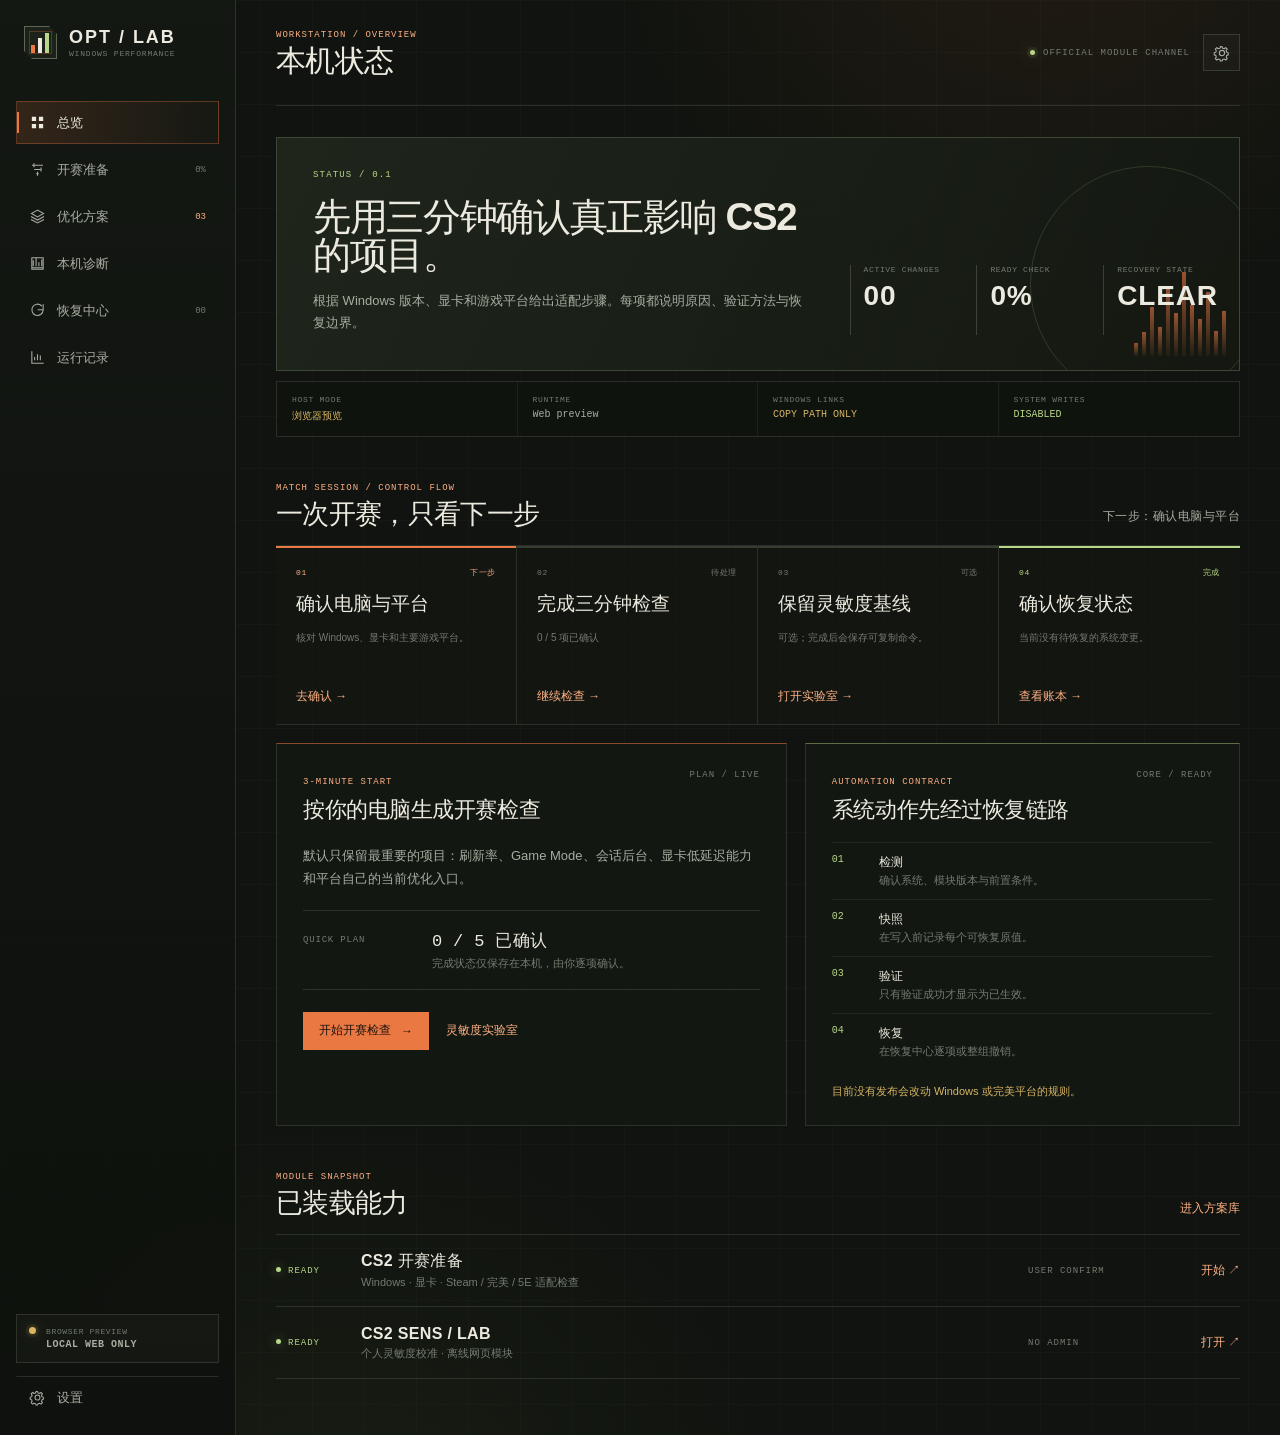
<file: web/index.html>
<!doctype html>
<html lang="zh-CN">
<head>
  <meta charset="utf-8">
  <meta name="viewport" content="width=device-width, initial-scale=1">
  <meta name="color-scheme" content="dark">
  <meta name="theme-color" content="#10130f">
  <title>OPT / LAB — Windows 游戏优化工作台</title>
  <link rel="stylesheet" href="./styles.css">
</head>
<body>
  <div class="app-shell" id="appShell">
    <aside class="side-rail" aria-label="OPT / LAB 主导航">
      <a class="brand" href="#overview" data-navigate="overview" aria-label="OPT / LAB 总览">
        <span class="brand-glyph" aria-hidden="true"><i></i><i></i><i></i></span>
        <span class="brand-type"><strong>OPT / LAB</strong><small>WINDOWS PERFORMANCE</small></span>
      </a>

      <nav class="main-nav" aria-label="工作区">
        <button class="nav-item is-active" data-view="overview" type="button" aria-label="总览">
          <svg viewBox="0 0 24 24" aria-hidden="true"><path d="M4 4h6v6H4zm10 0h6v6h-6zM4 14h6v6H4zm10 0h6v6h-6z"/></svg>
          <span>总览</span>
        </button>
        <button class="nav-item" data-view="optimizer" type="button" aria-label="开赛准备">
          <svg viewBox="0 0 24 24" aria-hidden="true"><path d="M5 6h14M8 12h8m-5 6h2M7 4v4m10 2v4m-5 2v4"/></svg>
          <span>开赛准备</span>
          <b class="nav-count" id="readinessNavCount">00%</b>
        </button>
        <button class="nav-item" data-view="modules" type="button" aria-label="优化方案">
          <svg viewBox="0 0 24 24" aria-hidden="true"><path d="M12 3 3.5 7.8 12 12.6l8.5-4.8L12 3Zm-8.5 9.3L12 17l8.5-4.7M3.5 16.7 12 21l8.5-4.3"/></svg>
          <span>优化方案</span>
          <b class="nav-count">03</b>
        </button>
        <button class="nav-item" data-view="diagnostics" type="button" aria-label="本机诊断">
          <svg viewBox="0 0 24 24" aria-hidden="true"><path d="M4 18h16M6 15V8m4 7V5m4 10v-4m4 4V7M4 4h16v16H4z"/></svg>
          <span>本机诊断</span>
        </button>
        <button class="nav-item" data-view="recovery" type="button" aria-label="恢复中心">
          <svg viewBox="0 0 24 24" aria-hidden="true"><path d="M20 11a8 8 0 1 1-2.4-5.7M20 4v7h-7"/></svg>
          <span>恢复中心</span>
          <b class="nav-count is-empty" id="recoveryNavCount">00</b>
        </button>
        <button class="nav-item" data-view="history" type="button" aria-label="运行记录">
          <svg viewBox="0 0 24 24" aria-hidden="true"><path d="M4 4v16h16M8 15v-3m4 3V8m4 7v-5"/></svg>
          <span>运行记录</span>
        </button>
      </nav>

      <div class="rail-footer">
        <div class="machine-chip" id="machineChip" aria-label="本机模式">
          <span class="machine-led" id="machineLed" aria-hidden="true"></span>
          <div><small id="machineMode">CONNECTING</small><strong id="machineDetail">CHECKING HOST</strong></div>
        </div>
        <button class="nav-item settings-nav" data-view="settings" type="button" aria-label="设置">
          <svg viewBox="0 0 24 24" aria-hidden="true"><path d="M12 15.5a3.5 3.5 0 1 0 0-7 3.5 3.5 0 0 0 0 7Zm0-12 .9 2.1 2.2.5 1.9-1.2 1.9 1.9-1.2 1.9.5 2.2 2.1.9v2.6l-2.1.9-.5 2.2 1.2 1.9-1.9 1.9-1.9-1.2-2.2.5-.9 2.1H10l-.9-2.1-2.2-.5-1.9 1.2-1.9-1.9 1.2-1.9-.5-2.2-2.1-.9v-2.6l2.1-.9.5-2.2-1.2-1.9 1.9-1.9 1.9 1.2 2.2-.5L10 3.5h2Z"/></svg>
          <span>设置</span>
        </button>
      </div>
    </aside>

    <main class="workspace">
      <header class="workspace-head" id="workspaceHead">
        <div class="head-location">
          <span class="head-kicker" id="headKicker">WORKSTATION / OVERVIEW</span>
          <h1 id="headTitle">本机状态</h1>
        </div>
        <div class="head-actions">
          <span class="update-channel"><i aria-hidden="true"></i> OFFICIAL MODULE CHANNEL</span>
          <button class="icon-button" data-view="settings" type="button" aria-label="打开设置">
            <svg viewBox="0 0 24 24" aria-hidden="true"><path d="M12 15.5a3.5 3.5 0 1 0 0-7 3.5 3.5 0 0 0 0 7Zm0-12 .9 2.1 2.2.5 1.9-1.2 1.9 1.9-1.2 1.9.5 2.2 2.1.9v2.6l-2.1.9-.5 2.2 1.2 1.9-1.9 1.9-1.9-1.2-2.2.5-.9 2.1H10l-.9-2.1-2.2-.5-1.9 1.2-1.9-1.9 1.2-1.9-.5-2.2-2.1-.9v-2.6l2.1-.9.5-2.2-1.2-1.9 1.9-1.9 1.9 1.2 2.2-.5L10 3.5h2Z"/></svg>
          </button>
        </div>
      </header>

      <section class="view is-active" data-view-panel="overview" aria-labelledby="overviewHeading">
        <div class="status-tape" aria-label="当前执行状态">
          <div class="tape-main">
            <span class="tape-index">STATUS / 0.1</span>
            <h2 id="overviewHeading">先用三分钟确认真正影响 CS2 的项目。</h2>
            <p>根据 Windows 版本、显卡和游戏平台给出适配步骤。每项都说明原因、验证方法与恢复边界。</p>
          </div>
          <div class="tape-signals" aria-label="状态指标">
            <div><span>ACTIVE CHANGES</span><strong id="activeChangeMetric">00</strong></div>
            <div><span>READY CHECK</span><strong id="readinessMetric">0%</strong></div>
            <div><span>RECOVERY STATE</span><strong id="recoveryMetric">CLEAR</strong></div>
          </div>
          <div class="tape-wave" aria-hidden="true"><i></i><i></i><i></i><i></i><i></i><i></i><i></i><i></i><i></i><i></i><i></i><i></i></div>
        </div>

        <div class="host-strip" aria-label="桌面宿主能力">
          <div><span>HOST MODE</span><strong id="hostModeLabel">正在确认</strong></div>
          <div><span>RUNTIME</span><strong id="hostRuntimeLabel">LOCAL WEB</strong></div>
          <div><span>WINDOWS LINKS</span><strong id="hostSettingsLabel">等待宿主</strong></div>
          <div><span>SYSTEM WRITES</span><strong id="hostMutationLabel">DISABLED</strong></div>
        </div>

        <section class="section-block journey-block" aria-labelledby="journeyHeading">
          <div class="section-head journey-head">
            <div><span class="eyebrow">MATCH SESSION / CONTROL FLOW</span><h2 id="journeyHeading">一次开赛，只看下一步</h2></div>
            <p id="journeySummary">正在汇总本机进度。</p>
          </div>
          <div class="journey-list" id="journeyList"></div>
        </section>

        <div class="overview-grid">
          <article class="panel focus-panel">
            <div class="panel-head">
              <div><span class="eyebrow">3-MINUTE START</span><h3>按你的电脑生成开赛检查</h3></div>
              <span class="panel-code">PLAN / LIVE</span>
            </div>
            <p class="panel-copy">默认只保留最重要的项目：刷新率、Game Mode、会话后台、显卡低延迟能力和平台自己的当前优化入口。</p>
            <div class="calibration-readout" id="quickProgressReadout">
              <span>QUICK PLAN</span>
              <strong>尚未开始</strong>
              <small>完成状态仅保存在本机，由你逐项确认。</small>
            </div>
            <div class="panel-actions">
              <button class="button button-primary" data-view="optimizer" type="button">开始开赛检查 <span aria-hidden="true">→</span></button>
              <button class="text-button" data-open-module="cs2-sensitivity" type="button">灵敏度实验室</button>
            </div>
          </article>

          <article class="panel contract-panel">
            <div class="panel-head">
              <div><span class="eyebrow">AUTOMATION CONTRACT</span><h3>系统动作先经过恢复链路</h3></div>
              <span class="panel-code">CORE / READY</span>
            </div>
            <ol class="contract-flow">
              <li><span>01</span><div><strong>检测</strong><small>确认系统、模块版本与前置条件。</small></div></li>
              <li><span>02</span><div><strong>快照</strong><small>在写入前记录每个可恢复原值。</small></div></li>
              <li><span>03</span><div><strong>验证</strong><small>只有验证成功才显示为已生效。</small></div></li>
              <li><span>04</span><div><strong>恢复</strong><small>在恢复中心逐项或整组撤销。</small></div></li>
            </ol>
            <p class="quiet-note">目前没有发布会改动 Windows 或完美平台的规则。</p>
          </article>
        </div>

        <section class="section-block" aria-labelledby="moduleSnapshotHeading">
          <div class="section-head">
            <div><span class="eyebrow">MODULE SNAPSHOT</span><h2 id="moduleSnapshotHeading">已装载能力</h2></div>
            <button class="text-button" data-view="modules" type="button">进入方案库</button>
          </div>
          <div class="module-snapshot-list">
            <article class="snapshot-row">
              <div class="snapshot-state is-ready">READY</div>
              <div class="snapshot-title"><strong>CS2 开赛准备</strong><span>Windows · 显卡 · Steam / 完美 / 5E 适配检查</span></div>
              <div class="snapshot-permission">USER CONFIRM</div>
              <button class="row-action" data-view="optimizer" type="button">开始 <span aria-hidden="true">↗</span></button>
            </article>
            <article class="snapshot-row">
              <div class="snapshot-state is-ready">READY</div>
              <div class="snapshot-title"><strong>CS2 SENS / LAB</strong><span>个人灵敏度校准 · 离线网页模块</span></div>
              <div class="snapshot-permission">NO ADMIN</div>
              <button class="row-action" data-open-module="cs2-sensitivity" type="button">打开 <span aria-hidden="true">↗</span></button>
            </article>
          </div>
        </section>
      </section>

      <section class="view" data-view-panel="optimizer" aria-labelledby="optimizerHeading">
        <div class="optimizer-hero">
          <div>
            <span class="eyebrow">EVIDENCE-BASED / LOCAL CHECKLIST</span>
            <h2 id="optimizerHeading">CS2 开赛准备</h2>
            <p>先选环境，再一次只处理一项。OPT / LAB 不会在后台偷偷改注册表、停服务或结束反作弊进程。</p>
          </div>
          <div class="research-stamp"><span>RESEARCH CUT-OFF</span><strong>2026-08-15</strong><small>官方资料优先</small></div>
        </div>

        <div class="profile-strip" aria-label="优化适配信息">
          <label><span>Windows</span><select id="osSelect"><option value="windows11">Windows 11</option><option value="windows10">Windows 10</option></select></label>
          <label><span>显卡</span><select id="gpuSelect"><option value="unknown">暂不确定</option><option value="nvidia">NVIDIA</option><option value="amd">AMD Radeon</option><option value="other">Intel / 其他</option></select></label>
          <label><span>主要入口</span><select id="platformSelect"><option value="perfect">完美世界竞技平台</option><option value="fivee">5E 对战平台</option><option value="steam">Steam / 官匹</option></select></label>
          <div class="plan-switch" role="group" aria-label="检查深度">
            <button class="is-active" data-plan-mode="quick" type="button"><b>快速</b><small>约 3 分钟</small></button>
            <button data-plan-mode="full" type="button"><b>完整</b><small>含排障项</small></button>
          </div>
        </div>

        <div class="profile-confirmation" id="profileConfirmation">
          <div><span>ENVIRONMENT REVIEW</span><strong id="profileReviewText">请确认这套设备与平台信息</strong></div>
          <button class="button button-secondary" id="confirmProfileButton" type="button">确认这套环境</button>
        </div>

        <div class="plan-progress" aria-live="polite">
          <div><span id="planProgressLabel">0 / 0 已确认</span><strong id="planProgressTitle">准备生成适配方案</strong></div>
          <div class="progress-track"><i id="planProgressBar"></i></div>
          <p>“已确认”只代表你按步骤检查过，不代表网页自动读取或修改了系统。</p>
        </div>

        <div class="recommendation-list" id="recommendationList"></div>

        <details class="rejected-tweaks">
          <summary><span>GUARDRAILS</span> 本应用明确不做的“优化”</summary>
          <div><p>这些项目缺少当前一手证据、会扩大安全风险，或极易与游戏平台和反作弊冲突。</p><ul id="rejectedTweaksList"></ul></div>
        </details>
      </section>

      <section class="view" data-view-panel="modules" aria-labelledby="modulesHeading">
        <div class="section-head module-library-head">
          <div><span class="eyebrow">OFFICIAL MODULES / LOCAL FIRST</span><h2 id="modulesHeading">已验证方案</h2></div>
          <p>只有经签名校验、明确说明影响范围并提供恢复策略的模块才能进入这里。</p>
        </div>

        <div class="module-library">
          <article class="module-card module-card-ready">
            <div class="module-card-top"><span class="module-tag">MATCH READINESS</span><span class="module-state"><i></i> READY</span></div>
            <div class="module-ident"><span class="module-mark mark-bars" aria-hidden="true"></span><div><h3>CS2 开赛准备</h3><p>按系统、显卡与平台生成适配方案</p></div></div>
            <p class="module-description">把散落在 Windows、CS2、Steam、完美和 5E 中的可信设置整理为一条短流程；默认只展开低风险、高适用性的项目。</p>
            <dl class="module-facts"><div><dt>默认耗时</dt><dd>约 3 分钟</dd></div><div><dt>执行</dt><dd>用户逐项确认</dd></div><div><dt>依据</dt><dd>官方资料优先</dd></div></dl>
            <button class="button button-primary" data-view="optimizer" type="button">生成我的方案 <span aria-hidden="true">→</span></button>
          </article>

          <article class="module-card module-card-featured">
            <div class="module-card-top"><span class="module-tag">CALIBRATION</span><span class="module-state"><i></i> READY</span></div>
            <div class="module-ident"><span class="module-mark mark-cross" aria-hidden="true"></span><div><h3>CS2 SENS / LAB</h3><p>Counter-Strike 2 个人灵敏度校准</p></div></div>
            <p class="module-description">整合 DPI、鼠标空间、习惯与三项鼠标测试，输出一条可直接复制到 CS2 控制台的灵敏度命令。</p>
            <dl class="module-facts"><div><dt>权限</dt><dd>无管理员权限</dd></div><div><dt>数据</dt><dd>仅本机保存</dd></div><div><dt>恢复</dt><dd>不修改系统</dd></div></dl>
            <button class="button button-primary" data-open-module="cs2-sensitivity" type="button">开始校准 <span aria-hidden="true">→</span></button>
          </article>

          <article class="module-card module-card-diagnostic">
            <div class="module-card-top"><span class="module-tag">HOST DIAGNOSTICS</span><span class="module-state" id="diagnosticModuleState"><i></i> CHECKING</span></div>
            <div class="module-ident"><span class="module-mark mark-pulse" aria-hidden="true"></span><div><h3>本机环境摘要</h3><p>桌面宿主、架构与能力边界</p></div></div>
            <p class="module-description">读取桌面宿主主动提供的非敏感运行信息，明确哪些能力已连接、哪些仍未发布；不会扫描进程、账号或游戏文件。</p>
            <dl class="module-facts"><div><dt>权限</dt><dd>只读</dd></div><div><dt>来源</dt><dd>桌面宿主</dd></div><div><dt>上传</dt><dd>从不自动</dd></div></dl>
            <button class="button button-secondary" data-view="diagnostics" type="button">查看本机状态 <span aria-hidden="true">→</span></button>
          </article>

        </div>

        <aside class="module-policy">
          <span>MODULE POLICY</span>
          <p>网页界面没有系统权限。即使将来模块涉及平台占用、启动项或进程优先级，它也只能提交声明式计划，由 Windows Broker 对白名单动作进行验证、执行和恢复。</p>
        </aside>
      </section>

      <section class="view module-view" data-view-panel="module" aria-labelledby="moduleHeading">
        <div class="module-host-head">
          <button class="back-button" data-view="modules" type="button"><span aria-hidden="true">←</span> 返回方案库</button>
          <div class="module-host-title"><span class="eyebrow">MODULE / CS2-SENSITIVITY</span><h2 id="moduleHeading">CS2 SENS / LAB</h2></div>
          <div class="module-host-state"><span><i></i> LOCAL MODULE</span><small>NO SYSTEM CHANGES</small></div>
        </div>
        <div class="module-frame-wrap">
          <div class="module-frame-loading" id="moduleFrameLoading"><span class="loader-mark" aria-hidden="true"></span><p id="moduleFrameStatus">正在加载离线校准模块…</p><button class="button button-secondary" id="retryModuleButton" type="button" hidden>重新加载</button></div>
          <iframe id="moduleFrame" title="CS2 SENS / LAB 校准模块" allow="clipboard-write" referrerpolicy="no-referrer"></iframe>
        </div>
      </section>

      <section class="view" data-view-panel="diagnostics" aria-labelledby="diagnosticsHeading">
        <div class="section-head diagnostics-head">
          <div><span class="eyebrow">DESKTOP HOST / READ-ONLY</span><h2 id="diagnosticsHeading">本机环境摘要</h2></div>
          <p>只展示桌面宿主主动提供的运行信息。浏览器预览不会伪装成 Windows 检测结果。</p>
        </div>

        <div class="diagnostics-hero">
          <div>
            <span class="diagnostic-badge" id="diagnosticHostBadge">CONNECTING</span>
            <h3 id="diagnosticHostTitle">正在等待桌面宿主</h3>
            <p id="diagnosticHostCopy">若当前是普通浏览器，将自动切换为受限预览模式。</p>
          </div>
          <dl class="host-facts">
            <div><dt>系统</dt><dd id="diagnosticOs">等待宿主</dd></div>
            <div><dt>架构</dt><dd id="diagnosticArchitecture">—</dd></div>
            <div><dt>宿主版本</dt><dd id="diagnosticVersion">—</dd></div>
            <div><dt>运行时</dt><dd id="diagnosticRuntime">LOCAL WEB</dd></div>
          </dl>
        </div>

        <div class="capability-grid" aria-label="桌面能力状态">
          <article><span>01</span><div><strong>Windows 设置入口</strong><p id="capabilitySettings">等待桌面宿主确认。</p></div></article>
          <article><span>02</span><div><strong>官方资料入口</strong><p id="capabilitySources">等待桌面宿主确认。</p></div></article>
          <article><span>03</span><div><strong>本机校准归档</strong><p id="capabilityArchive">等待桌面宿主确认。</p></div></article>
          <article><span>04</span><div><strong>Broker 诊断</strong><p id="capabilityBroker">尚未接入桌面工作台。</p></div></article>
          <article><span>05</span><div><strong>签名模块更新</strong><p id="capabilityUpdates">尚未配置正式更新源。</p></div></article>
          <article class="capability-critical"><span>06</span><div><strong>系统写入动作</strong><p id="capabilityMutations">默认拒绝，未发布。</p></div></article>
        </div>

        <aside class="diagnostic-boundary">
          <div><span>DATA BOUNDARY</span><strong>仅本机 · 不读取账号 · 不上传</strong><p>诊断说明只包含宿主模式、环境选择、完成计数和恢复状态，不包含鼠标轨迹、CS2 配置或平台账号。</p></div>
          <button class="button button-secondary" data-export-diagnostics type="button">导出诊断说明</button>
        </aside>
      </section>

      <section class="view" data-view-panel="recovery" aria-labelledby="recoveryHeading">
        <div class="section-head recovery-head">
          <div><span class="eyebrow">RECOVERY LEDGER</span><h2 id="recoveryHeading">当前恢复状态</h2></div>
          <p>只显示真实由 OPT / LAB 创建并验证过的变更。未完成事务会在这里阻止新的自动化操作。</p>
        </div>
        <div class="recovery-status" id="recoveryStatus">
          <span class="recovery-seal" aria-hidden="true">✓</span>
          <div><strong>当前没有需要恢复的系统变更。</strong><p>CS2 灵敏度模块只生成命令，不会出现在恢复清单中。</p></div>
        </div>
        <div class="recovery-list" id="recoveryList"></div>
      </section>

      <section class="view" data-view-panel="history" aria-labelledby="historyHeading">
        <div class="section-head history-head">
          <div><span class="eyebrow">LOCAL ACTIVITY LOG</span><h2 id="historyHeading">校准与事务</h2></div>
          <button class="text-button" id="clearHistory" type="button">清空校准记录</button>
        </div>
        <div class="history-list" id="historyList"></div>
      </section>

      <section class="view" data-view-panel="settings" aria-labelledby="settingsHeading">
        <div class="section-head settings-head">
          <div><span class="eyebrow">LOCAL CONTROL PLANE</span><h2 id="settingsHeading">本机偏好</h2></div>
          <p>所有默认值以离线、安全和可解释为优先。</p>
        </div>
        <div class="settings-stack">
          <article class="setting-row"><div><strong>官方模块更新</strong><p>仅检查已签名的官方模块更新；不会在有活动事务时安装。</p></div><label class="toggle"><input id="updatesToggle" type="checkbox" checked><span></span></label></article>
          <article class="setting-row"><div><strong>减少动态效果</strong><p>关闭非必要的状态动画，保留成功、失败和进行中的反馈。</p></div><label class="toggle"><input id="motionToggle" type="checkbox"><span></span></label></article>
          <article class="setting-row"><div><strong>诊断数据</strong><p>不自动上传。出现问题时，只能由你主动导出本机脱敏诊断包。</p></div><button class="button button-secondary" id="exportDiagnostics" data-export-diagnostics type="button">导出说明</button></article>
          <article class="setting-row"><div><strong>更新检查</strong><p>本地预览模式不会连接任何更新服务；Windows 发布版会显示已验证的版本和签名来源。</p></div><button class="button button-secondary" id="checkUpdates" type="button">检查更新</button></article>
        </div>
      </section>
    </main>
  </div>

  <div class="toast" id="toast" role="status" aria-live="polite"></div>
  <script type="module" src="./app.js"></script>
</body>
</html>
</file>
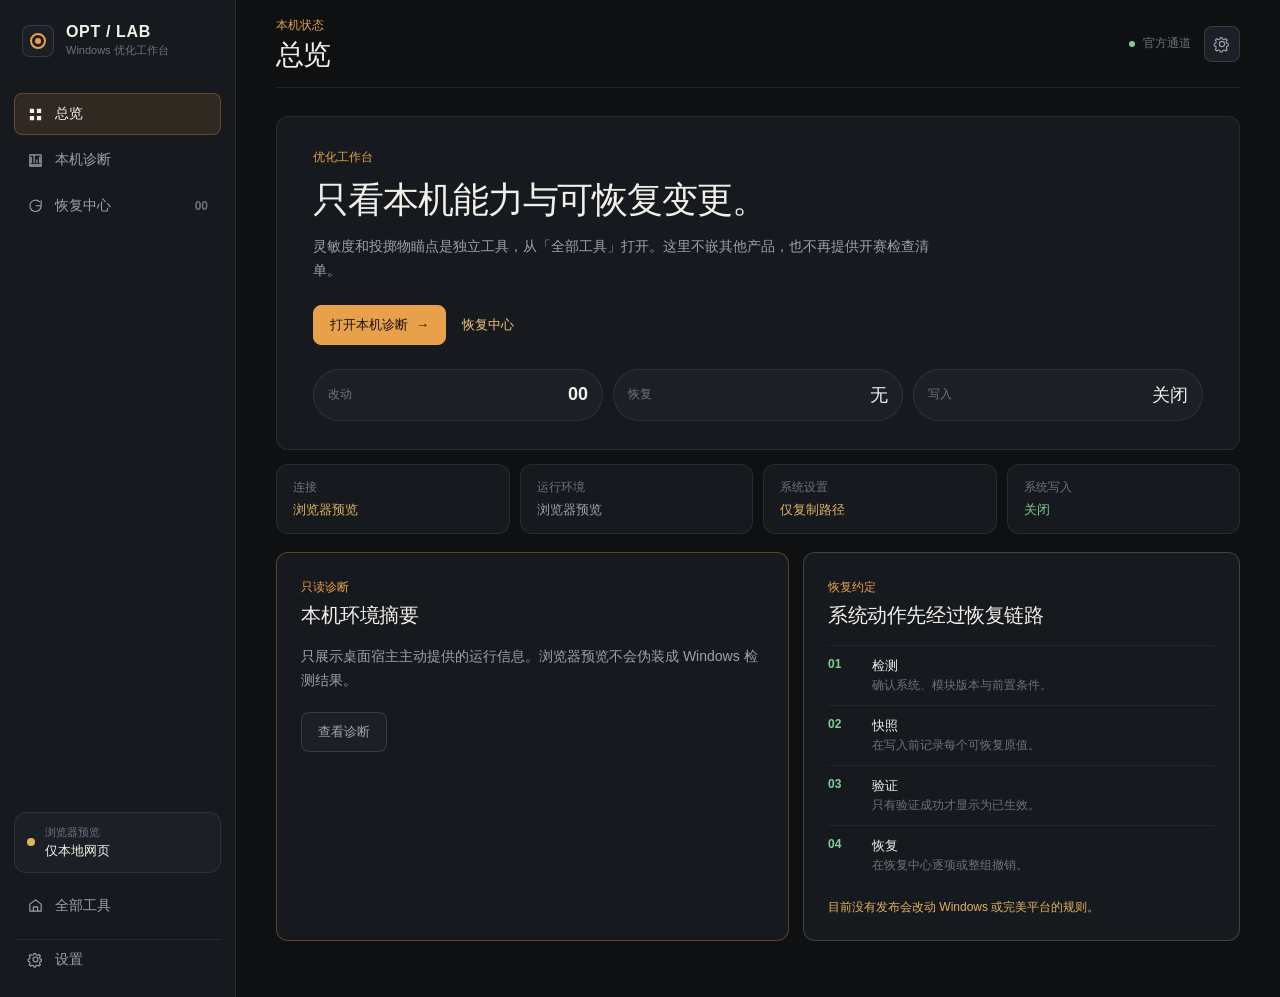
<file: opt-lab/web/index.html>
<!doctype html>
<html lang="zh-CN">
<head>
  <meta charset="utf-8">
  <meta name="viewport" content="width=device-width, initial-scale=1">
  <meta name="color-scheme" content="dark">
  <meta name="theme-color" content="#0e1012">
  <title>OPT / LAB — Windows 优化工作台</title>
  <link rel="stylesheet" href="./styles.css">
</head>
<body>
  <div class="app-shell" id="appShell">
    <aside class="side-rail" aria-label="优化工作台导航">
      <a class="brand" href="#overview" data-navigate="overview" aria-label="OPT / LAB 总览">
        <span class="brand-glyph" aria-hidden="true"></span>
        <span class="brand-type"><strong>OPT / LAB</strong><small>Windows 优化工作台</small></span>
      </a>

      <nav class="main-nav" aria-label="工作区">
        <button class="nav-item is-active" data-view="overview" type="button" aria-label="总览">
          <svg viewBox="0 0 24 24" aria-hidden="true"><path d="M4 4h6v6H4zm10 0h6v6h-6zM4 14h6v6H4zm10 0h6v6h-6z"/></svg>
          <span>总览</span>
        </button>
        <button class="nav-item" data-view="diagnostics" type="button" aria-label="本机诊断">
          <svg viewBox="0 0 24 24" aria-hidden="true"><path d="M4 18h16M6 15V8m4 7V5m4 10v-4m4 4V7M4 4h16v16H4z"/></svg>
          <span>本机诊断</span>
        </button>
        <button class="nav-item" data-view="recovery" type="button" aria-label="恢复中心">
          <svg viewBox="0 0 24 24" aria-hidden="true"><path d="M20 11a8 8 0 1 1-2.4-5.7M20 4v7h-7"/></svg>
          <span>恢复中心</span>
          <b class="nav-count is-empty" id="recoveryNavCount">00</b>
        </button>
      </nav>

      <div class="rail-footer">
        <div class="machine-chip" id="machineChip" aria-label="本机模式">
          <span class="machine-led" id="machineLed" aria-hidden="true"></span>
          <div><small id="machineMode">正在连接</small><strong id="machineDetail">检查宿主</strong></div>
        </div>
        <a class="nav-item tools-home" id="toolsHome" href="../../index.html">
          <svg viewBox="0 0 24 24" aria-hidden="true"><path d="M4 10 12 4l8 6v10H4zM9 20v-6h6v6"/></svg>
          <span>全部工具</span>
        </a>
        <button class="nav-item settings-nav" data-view="settings" type="button" aria-label="设置">
          <svg viewBox="0 0 24 24" aria-hidden="true"><path d="M12 15.5a3.5 3.5 0 1 0 0-7 3.5 3.5 0 0 0 0 7Zm0-12 .9 2.1 2.2.5 1.9-1.2 1.9 1.9-1.2 1.9.5 2.2 2.1.9v2.6l-2.1.9-.5 2.2 1.2 1.9-1.9 1.9-1.9-1.2-2.2.5-.9 2.1H10l-.9-2.1-2.2-.5-1.9 1.2-1.9-1.9 1.2-1.9-.5-2.2-2.1-.9v-2.6l2.1-.9.5-2.2-1.2-1.9 1.9-1.9 1.9 1.2 2.2-.5L10 3.5h2Z"/></svg>
          <span>设置</span>
        </button>
      </div>
    </aside>

    <main class="workspace">
      <header class="workspace-head" id="workspaceHead">
        <div class="head-location">
          <span class="head-kicker" id="headKicker">本机状态</span>
          <h1 id="headTitle">总览</h1>
        </div>
        <div class="head-actions">
          <span class="update-channel"><i aria-hidden="true"></i> 官方通道</span>
          <button class="icon-button" data-view="settings" type="button" aria-label="打开设置">
            <svg viewBox="0 0 24 24" aria-hidden="true"><path d="M12 15.5a3.5 3.5 0 1 0 0-7 3.5 3.5 0 0 0 0 7Zm0-12 .9 2.1 2.2.5 1.9-1.2 1.9 1.9-1.2 1.9.5 2.2 2.1.9v2.6l-2.1.9-.5 2.2 1.2 1.9-1.9 1.9-1.9-1.2-2.2.5-.9 2.1H10l-.9-2.1-2.2-.5-1.9 1.2-1.9-1.9 1.2-1.9-.5-2.2-2.1-.9v-2.6l2.1-.9.5-2.2-1.2-1.9 1.9-1.9 1.9 1.2 2.2-.5L10 3.5h2Z"/></svg>
          </button>
        </div>
      </header>

      <section class="view is-active" data-view-panel="overview" aria-labelledby="overviewHeading">
        <div class="next-step-hero">
          <span class="eyebrow">优化工作台</span>
          <h2 id="overviewHeading">只看本机能力与可恢复变更。</h2>
          <p>灵敏度和投掷物瞄点是独立工具，从「全部工具」打开。这里不嵌其他产品，也不再提供开赛检查清单。</p>
          <div class="hero-actions">
            <button class="button button-primary" data-view="diagnostics" type="button">打开本机诊断 <span aria-hidden="true">→</span></button>
            <button class="text-button" data-view="recovery" type="button">恢复中心</button>
          </div>
          <div class="status-chips" aria-label="状态指标">
            <div><span>改动</span><strong id="activeChangeMetric">00</strong></div>
            <div><span>恢复</span><strong id="recoveryMetric">无</strong></div>
            <div><span>写入</span><strong id="overviewMutationMetric">关闭</strong></div>
          </div>
        </div>

        <div class="host-strip" aria-label="桌面宿主能力">
          <div><span>连接</span><strong id="hostModeLabel">正在确认</strong></div>
          <div><span>运行环境</span><strong id="hostRuntimeLabel">浏览器预览</strong></div>
          <div><span>系统设置</span><strong id="hostSettingsLabel">等待宿主</strong></div>
          <div><span>系统写入</span><strong id="hostMutationLabel">关闭</strong></div>
        </div>

        <div class="overview-grid">
          <article class="panel focus-panel">
            <div class="panel-head">
              <div><span class="eyebrow">只读诊断</span><h3>本机环境摘要</h3></div>
            </div>
            <p class="panel-copy">只展示桌面宿主主动提供的运行信息。浏览器预览不会伪装成 Windows 检测结果。</p>
            <div class="panel-actions">
              <button class="button button-secondary" data-view="diagnostics" type="button">查看诊断</button>
            </div>
          </article>
          <article class="panel contract-panel">
            <div class="panel-head">
              <div><span class="eyebrow">恢复约定</span><h3>系统动作先经过恢复链路</h3></div>
            </div>
            <ol class="contract-flow">
              <li><span>01</span><div><strong>检测</strong><small>确认系统、模块版本与前置条件。</small></div></li>
              <li><span>02</span><div><strong>快照</strong><small>在写入前记录每个可恢复原值。</small></div></li>
              <li><span>03</span><div><strong>验证</strong><small>只有验证成功才显示为已生效。</small></div></li>
              <li><span>04</span><div><strong>恢复</strong><small>在恢复中心逐项或整组撤销。</small></div></li>
            </ol>
            <p class="quiet-note">目前没有发布会改动 Windows 或完美平台的规则。</p>
          </article>
        </div>
      </section>

      <section class="view" data-view-panel="diagnostics" aria-labelledby="diagnosticsHeading">
        <div class="section-head diagnostics-head">
          <div><span class="eyebrow">桌面宿主 · 只读</span><h2 id="diagnosticsHeading">本机环境摘要</h2></div>
          <p>只展示桌面宿主主动提供的运行信息。浏览器预览不会伪装成 Windows 检测结果。</p>
        </div>

        <div class="diagnostics-hero">
          <div>
            <span class="diagnostic-badge" id="diagnosticHostBadge">正在连接</span>
            <h3 id="diagnosticHostTitle">正在等待桌面宿主</h3>
            <p id="diagnosticHostCopy">若当前是普通浏览器，将自动切换为受限预览模式。</p>
          </div>
          <dl class="host-facts">
            <div><dt>系统</dt><dd id="diagnosticOs">等待宿主</dd></div>
            <div><dt>架构</dt><dd id="diagnosticArchitecture">—</dd></div>
            <div><dt>宿主版本</dt><dd id="diagnosticVersion">—</dd></div>
            <div><dt>运行时</dt><dd id="diagnosticRuntime">浏览器预览</dd></div>
          </dl>
        </div>

        <div class="capability-grid" aria-label="桌面能力状态">
          <article><span>01</span><div><strong>Windows 设置入口</strong><p id="capabilitySettings">等待桌面宿主确认。</p></div></article>
          <article><span>02</span><div><strong>官方资料入口</strong><p id="capabilitySources">等待桌面宿主确认。</p></div></article>
          <article><span>03</span><div><strong>本机校准归档</strong><p id="capabilityArchive">等待桌面宿主确认。</p></div></article>
          <article><span>04</span><div><strong>Broker 诊断</strong><p id="capabilityBroker">尚未接入桌面工作台。</p></div></article>
          <article><span>05</span><div><strong>签名模块更新</strong><p id="capabilityUpdates">尚未配置正式更新源。</p></div></article>
          <article class="capability-critical"><span>06</span><div><strong>系统写入动作</strong><p id="capabilityMutations">默认拒绝，未发布。</p></div></article>
        </div>

        <aside class="diagnostic-boundary">
          <div><span>数据边界</span><strong>仅本机 · 不读取账号 · 不上传</strong><p>诊断说明只包含宿主模式和恢复状态，不包含鼠标轨迹、CS2 配置或平台账号。</p></div>
          <button class="button button-secondary" data-export-diagnostics type="button">导出诊断说明</button>
        </aside>
      </section>

      <section class="view" data-view-panel="recovery" aria-labelledby="recoveryHeading">
        <div class="section-head recovery-head">
          <div><span class="eyebrow">恢复台账</span><h2 id="recoveryHeading">当前恢复状态</h2></div>
          <p>只显示真实由 OPT / LAB 创建并验证过的变更。未完成事务会在这里阻止新的自动化操作。</p>
        </div>
        <div class="recovery-status" id="recoveryStatus">
          <span class="recovery-seal" aria-hidden="true">✓</span>
          <div><strong>当前没有需要恢复的系统变更。</strong><p>灵敏度和投掷物模块都不修改系统，不会出现在恢复清单中。</p></div>
        </div>
        <div class="recovery-list" id="recoveryList"></div>
      </section>

      <section class="view" data-view-panel="settings" aria-labelledby="settingsHeading">
        <div class="section-head settings-head">
          <div><span class="eyebrow">本机偏好</span><h2 id="settingsHeading">工作台设置</h2></div>
          <p>所有默认值以离线、安全和可解释为优先。</p>
        </div>
        <div class="settings-stack">
          <article class="setting-row"><div><strong>官方模块更新</strong><p>仅检查已签名的官方模块更新；不会在有活动事务时安装。</p></div><label class="toggle"><input id="updatesToggle" type="checkbox" checked><span></span></label></article>
          <article class="setting-row"><div><strong>减少动态效果</strong><p>关闭非必要的状态动画，保留成功、失败和进行中的反馈。</p></div><label class="toggle"><input id="motionToggle" type="checkbox"><span></span></label></article>
          <article class="setting-row"><div><strong>诊断数据</strong><p>不自动上传。出现问题时，只能由你主动导出本机脱敏诊断包。</p></div><button class="button button-secondary" id="exportDiagnostics" data-export-diagnostics type="button">导出说明</button></article>
          <article class="setting-row"><div><strong>更新检查</strong><p>本地预览模式不会连接任何更新服务；Windows 发布版会显示已验证的版本和签名来源。</p></div><button class="button button-secondary" id="checkUpdates" type="button">检查更新</button></article>
        </div>
      </section>
    </main>
  </div>

  <div class="toast" id="toast" role="status" aria-live="polite"></div>
  <script type="module" src="./app.js"></script>
</body>
</html>
</file>
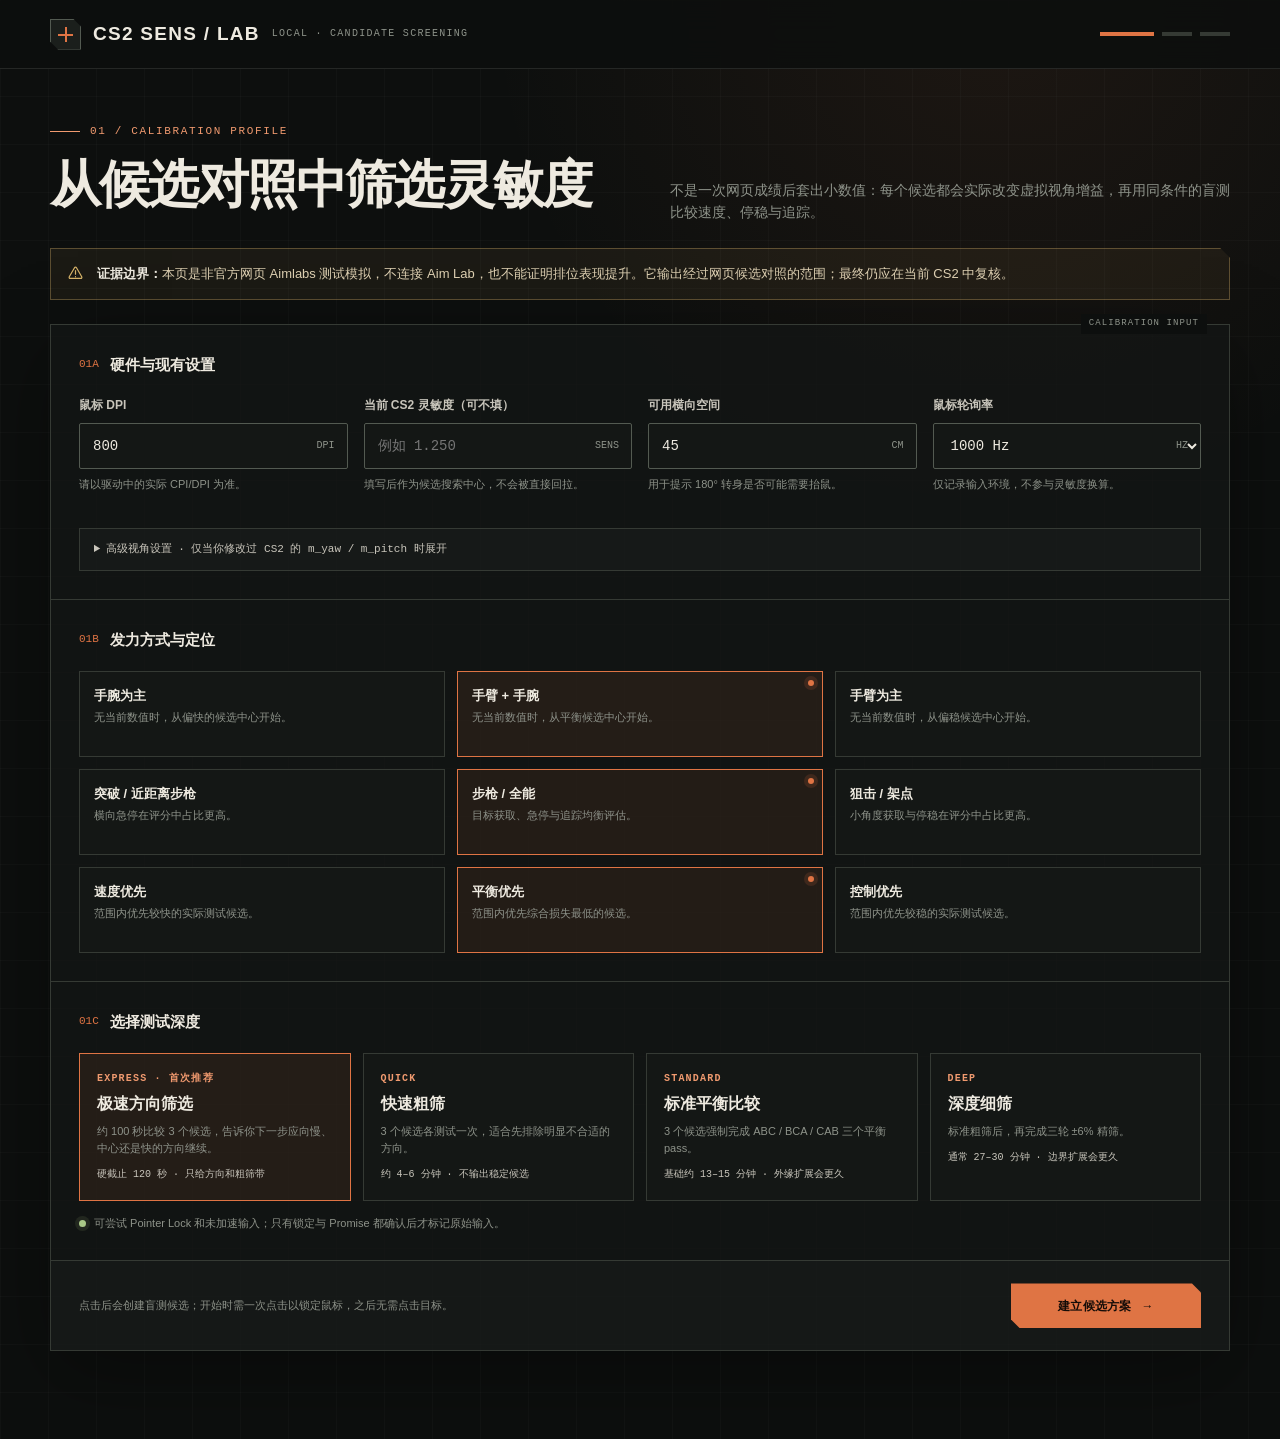
<file: web/modules/cs2-sensitivity/index.html>
<!doctype html>
<html lang="zh-CN">
<head>
  <meta charset="utf-8">
  <meta name="viewport" content="width=device-width, initial-scale=1">
  <meta name="color-scheme" content="dark">
  <meta name="theme-color" content="#0d0f0e">
  <title>CS2 SENS / LAB — 灵敏度候选筛选器</title>
  <style>
    :root {
      --ink: #0d0f0e;
      --ink-2: #141715;
      --ink-3: #1b1f1c;
      --panel: #20241f;
      --line: #353a34;
      --line-strong: #535a51;
      --paper: #eeeae0;
      --paper-2: #c8c5bb;
      --muted: #8e938a;
      --orange: #df7444;
      --orange-soft: #f09a6f;
      --green: #a9c887;
      --red: #e06e5f;
      --amber: #d8b46a;
      --shadow: 0 24px 80px rgba(0, 0, 0, .34);
      --sans: -apple-system, BlinkMacSystemFont, "Segoe UI", "Noto Sans SC", "PingFang SC", "Microsoft YaHei", sans-serif;
      --display: Impact, Haettenschweiler, "Arial Narrow Bold", "Segoe UI Black", sans-serif;
      --mono: ui-monospace, "SFMono-Regular", Menlo, Monaco, Consolas, monospace;
    }

    * { box-sizing: border-box; }
    html { scroll-behavior: smooth; }
    body {
      margin: 0;
      min-width: 320px;
      min-height: 100vh;
      overflow-x: hidden;
      color: var(--paper);
      background:
        linear-gradient(rgba(255,255,255,.018) 1px, transparent 1px),
        linear-gradient(90deg, rgba(255,255,255,.018) 1px, transparent 1px),
        radial-gradient(circle at 78% 0%, rgba(223,116,68,.08), transparent 32rem),
        var(--ink);
      background-size: 48px 48px, 48px 48px, auto, auto;
      font-family: var(--sans);
      line-height: 1.55;
      -webkit-font-smoothing: antialiased;
    }

    button, input, select { font: inherit; }
    button { color: inherit; }
    button, label, select { -webkit-tap-highlight-color: transparent; }
    button:focus-visible, input:focus-visible, select:focus-visible, summary:focus-visible {
      outline: 2px solid var(--orange-soft);
      outline-offset: 3px;
    }
    .shell { width: min(1180px, calc(100% - 40px)); margin: 0 auto; }
    .topbar {
      position: sticky;
      z-index: 50;
      top: 0;
      border-bottom: 1px solid rgba(238,234,224,.11);
      background: rgba(13,15,14,.9);
      backdrop-filter: blur(16px);
    }
    .topbar-inner { min-height: 68px; display: flex; align-items: center; justify-content: space-between; gap: 24px; }
    .brand { display: inline-flex; align-items: center; gap: 12px; color: var(--paper); text-decoration: none; letter-spacing: .08em; }
    .brand-mark {
      position: relative; width: 31px; height: 31px; border: 1px solid var(--line-strong); background: var(--ink-3);
      clip-path: polygon(0 0, calc(100% - 8px) 0, 100% 8px, 100% 100%, 8px 100%, 0 calc(100% - 8px));
    }
    .brand-mark::before, .brand-mark::after { content: ""; position: absolute; background: var(--orange); }
    .brand-mark::before { width: 15px; height: 2px; left: 7px; top: 14px; }
    .brand-mark::after { width: 2px; height: 15px; left: 14px; top: 7px; }
    .brand strong { font-family: var(--display); font-size: 19px; font-weight: 700; }
    .brand span { color: var(--muted); font-family: var(--mono); font-size: 10px; }
    .stepper { display: flex; align-items: center; gap: 8px; }
    .step-dot { width: 30px; height: 4px; border: 0; background: var(--line); transition: width 180ms ease, background 180ms ease; }
    .step-dot.is-active { width: 54px; background: var(--orange); }
    .step-dot.is-done { background: var(--green); }
    main { padding: 54px 0 88px; }
    .view { display: none; animation: reveal 320ms ease both; }
    .view.is-active { display: block; }
    @keyframes reveal { from { opacity: 0; transform: translateY(8px); } to { opacity: 1; transform: translateY(0); } }
    .eyebrow {
      display: flex; align-items: center; gap: 10px; margin-bottom: 18px; color: var(--orange-soft);
      font-family: var(--mono); font-size: 11px; letter-spacing: .15em; text-transform: uppercase;
    }
    .eyebrow::before { content: ""; width: 30px; height: 1px; background: currentColor; }
    h1, h2, h3, p { margin-top: 0; }
    h1, h2, h3 { text-wrap: balance; }
    h1, h2 { margin-bottom: 12px; font-size: clamp(30px, 4vw, 52px); line-height: 1.05; letter-spacing: -.035em; }
    h3 { margin-bottom: 7px; font-size: 17px; line-height: 1.3; }
    .section-head { display: flex; align-items: end; justify-content: space-between; gap: 28px; margin-bottom: 24px; }
    .section-head p { max-width: 560px; margin-bottom: 0; color: var(--muted); font-size: 14px; }
    .notice {
      display: flex; gap: 13px; align-items: flex-start; margin-bottom: 24px; padding: 15px 16px;
      border: 1px solid rgba(216,180,106,.34); color: #dfd1b3; background: rgba(216,180,106,.065); font-size: 13px;
      clip-path: polygon(0 0, calc(100% - 10px) 0, 100% 10px, 100% 100%, 0 100%);
    }
    .notice svg { flex: 0 0 auto; margin-top: 1px; color: var(--amber); }
    .notice strong { color: var(--paper); }
    .form-panel, .panel { position: relative; border: 1px solid var(--line); background: rgba(20,23,21,.78); box-shadow: var(--shadow); }
    .form-panel::before {
      content: "CALIBRATION INPUT"; position: absolute; top: -11px; right: 22px; padding: 3px 8px;
      color: var(--muted); background: var(--ink); font-family: var(--mono); font-size: 9px; letter-spacing: .12em;
    }
    .form-section { padding: 28px; border-bottom: 1px solid var(--line); }
    .form-section:last-of-type { border-bottom: 0; }
    .form-section-title { display: flex; align-items: center; gap: 11px; margin-bottom: 20px; }
    .form-index { color: var(--orange); font-family: var(--mono); font-size: 11px; }
    .form-section-title strong { font-size: 15px; }
    .field-grid { display: grid; grid-template-columns: repeat(4, minmax(0, 1fr)); gap: 16px; }
    .field { display: flex; flex-direction: column; gap: 8px; }
    .field label, .group-label { color: var(--paper-2); font-size: 12px; font-weight: 650; }
    .field-hint { min-height: 34px; margin: 0; color: var(--muted); font-size: 11px; line-height: 1.45; }
    .input-wrap { position: relative; }
    .input-wrap input, .input-wrap select {
      width: 100%; height: 46px; padding: 0 48px 0 13px; border: 1px solid var(--line-strong); border-radius: 2px;
      color: var(--paper); background: var(--ink-2); font-family: var(--mono); font-size: 14px;
      transition: border-color 150ms ease, background 150ms ease;
    }
    .input-wrap input:hover, .input-wrap select:hover { border-color: #70776d; }
    .input-wrap input:focus, .input-wrap select:focus { border-color: var(--orange); background: #181b19; outline: none; }
    .input-wrap input:focus-visible, .input-wrap select:focus-visible { outline: 2px solid var(--orange-soft); outline-offset: 3px; }
    .input-unit { position: absolute; right: 13px; top: 50%; color: var(--muted); font-family: var(--mono); font-size: 10px; transform: translateY(-50%); pointer-events: none; }
    .choice-grid { display: grid; grid-template-columns: repeat(3, minmax(0, 1fr)); gap: 12px; }
    .choice { position: relative; }
    .choice input { position: absolute; opacity: 0; pointer-events: none; }
    .choice label {
      display: block; min-height: 86px; padding: 14px; border: 1px solid var(--line); background: var(--ink-2); cursor: pointer;
      transition: border-color 150ms ease, background 150ms ease, transform 150ms ease;
    }
    .choice label:hover { border-color: var(--line-strong); transform: translateY(-2px); }
    .choice input:checked + label { border-color: var(--orange); background: rgba(223,116,68,.085); }
    .choice input:focus-visible + label { outline: 2px solid var(--orange-soft); outline-offset: 3px; }
    .choice strong { display: block; margin-bottom: 4px; color: var(--paper); font-size: 13px; }
    .choice span { display: block; color: var(--muted); font-size: 11px; line-height: 1.45; }
    .choice input:checked + label::after {
      content: ""; position: absolute; top: 9px; right: 9px; width: 6px; height: 6px; border-radius: 50%;
      background: var(--orange); box-shadow: 0 0 0 4px rgba(223,116,68,.14);
    }
    details.advanced { margin-top: 17px; border: 1px solid var(--line); background: rgba(255,255,255,.018); }
    details.advanced summary { padding: 12px 14px; color: var(--paper-2); cursor: pointer; font-family: var(--mono); font-size: 11px; }
    .advanced-body { display: grid; grid-template-columns: repeat(2, minmax(0, 250px)); gap: 14px; padding: 0 14px 14px; }
    .advanced-body .field { width: 100%; }
    .mode-grid { display: grid; grid-template-columns: repeat(4, minmax(0, 1fr)); gap: 12px; }
    .mode-card { position: relative; }
    .mode-card input { position: absolute; opacity: 0; pointer-events: none; }
    .mode-card label {
      display: block; min-height: 148px; padding: 17px; border: 1px solid var(--line); background: var(--ink-2); cursor: pointer;
      transition: transform 150ms ease, border-color 150ms ease, background 150ms ease;
    }
    .mode-card label:hover { border-color: var(--line-strong); transform: translateY(-2px); }
    .mode-card input:checked + label { border-color: var(--orange); background: rgba(223,116,68,.085); }
    .mode-card input:focus-visible + label { outline: 2px solid var(--orange-soft); outline-offset: 3px; }
    .mode-card b { display: block; margin-bottom: 5px; color: var(--orange-soft); font-family: var(--mono); font-size: 10px; letter-spacing: .12em; }
    .mode-card strong { display: block; margin-bottom: 6px; font-size: 16px; }
    .mode-card span { display: block; color: var(--muted); font-size: 11px; line-height: 1.55; }
    .mode-card em { display: block; margin-top: 10px; color: var(--paper-2); font-style: normal; font-family: var(--mono); font-size: 10px; }
    .capability-line { display: flex; align-items: center; gap: 8px; margin-top: 14px; color: var(--muted); font-size: 11px; }
    .capability-dot { width: 7px; height: 7px; border-radius: 50%; background: var(--amber); box-shadow: 0 0 0 4px rgba(216,180,106,.11); }
    .capability-dot.is-good { background: var(--green); box-shadow: 0 0 0 4px rgba(169,200,135,.11); }
    .form-actions { display: flex; align-items: center; justify-content: space-between; gap: 20px; padding: 22px 28px; background: rgba(255,255,255,.016); }
    .form-actions p { margin: 0; color: var(--muted); font-size: 11px; }
    .btn {
      min-height: 45px; display: inline-flex; align-items: center; justify-content: center; gap: 10px; padding: 0 19px;
      border: 1px solid var(--line-strong); color: var(--paper); background: var(--ink-3); cursor: pointer; font-size: 12px;
      font-weight: 720; letter-spacing: .02em; transition: transform 150ms ease, border-color 150ms ease, background 150ms ease, color 150ms ease;
      clip-path: polygon(0 0, calc(100% - 9px) 0, 100% 9px, 100% 100%, 9px 100%, 0 calc(100% - 9px));
    }
    .btn:hover:not(:disabled) { border-color: var(--paper-2); background: #292e29; transform: translateY(-2px); }
    .btn:active:not(:disabled) { transform: translateY(0); }
    .btn-primary { min-width: 190px; border-color: var(--orange); color: #140c08; background: var(--orange); }
    .btn-primary:hover:not(:disabled) { border-color: var(--orange-soft); background: var(--orange-soft); }
    .btn:disabled { opacity: .36; cursor: not-allowed; }
    .btn-ghost { border-color: transparent; color: var(--muted); background: transparent; clip-path: none; }
    .btn-ghost:hover:not(:disabled) { color: var(--paper); background: rgba(255,255,255,.04); }

    .lab-layout { display: grid; grid-template-columns: minmax(0, 1fr) 290px; gap: 22px; align-items: start; }
    .lab-main { min-width: 0; }
    .arena-shell {
      overflow: hidden; border: 1px solid var(--line-strong); background: #101310; box-shadow: var(--shadow);
      clip-path: polygon(0 0, calc(100% - 16px) 0, 100% 16px, 100% 100%, 0 100%);
    }
    .arena-toolbar {
      min-height: 54px; display: flex; align-items: center; justify-content: space-between; gap: 20px; padding: 0 17px;
      border-bottom: 1px solid var(--line); background: var(--ink-2);
    }
    .arena-title { display: flex; align-items: center; gap: 10px; }
    .live-dot { width: 7px; height: 7px; border-radius: 50%; background: var(--muted); }
    .live-dot.is-live { background: var(--orange); box-shadow: 0 0 0 5px rgba(223,116,68,.13); }
    .arena-title strong { font-size: 12px; }
    .arena-title span { color: var(--muted); font-family: var(--mono); font-size: 9px; }
    .arena-metrics { display: flex; align-items: center; gap: 22px; }
    .arena-metric { text-align: right; }
    .arena-metric span { display: block; color: var(--muted); font-family: var(--mono); font-size: 8px; letter-spacing: .12em; }
    .arena-metric strong { display: block; min-width: 54px; font-family: var(--mono); font-size: 15px; font-variant-numeric: tabular-nums; }
    .arena {
      position: relative; height: min(56vw, 520px); min-height: 390px; overflow: hidden; touch-action: none; user-select: none;
      background:
        linear-gradient(rgba(255,255,255,.022) 1px, transparent 1px),
        linear-gradient(90deg, rgba(255,255,255,.022) 1px, transparent 1px),
        radial-gradient(circle at center, rgba(255,255,255,.028), transparent 50%),
        #101310;
      background-size: 40px 40px, 40px 40px, auto, auto;
    }
    .arena.is-locked { cursor: none; }
    .arena::before, .arena::after { content: ""; position: absolute; z-index: 1; pointer-events: none; background: rgba(223,116,68,.10); }
    .arena::before { left: 50%; top: 0; bottom: 0; width: 1px; }
    .arena::after { left: 0; right: 0; top: 50%; height: 1px; }
    .scene-target {
      position: absolute; z-index: 7; display: none; width: 48px; height: 48px; border: 2px solid var(--orange-soft); border-radius: 50%;
      background: rgba(223,116,68,.13); box-shadow: 0 0 0 7px rgba(223,116,68,.055), inset 0 0 0 1px rgba(255,255,255,.18);
      transform: translate(-50%, -50%); pointer-events: none;
    }
    .scene-target::before, .scene-target::after { content: ""; position: absolute; left: 50%; top: 50%; background: var(--orange-soft); transform: translate(-50%, -50%); }
    .scene-target::before { width: 12px; height: 2px; }
    .scene-target::after { width: 2px; height: 12px; }
    .scene-target.is-visible { display: block; }
    .scene-target.is-contact { border-color: var(--green); background: rgba(169,200,135,.18); box-shadow: 0 0 0 9px rgba(169,200,135,.07); }
    .scene-target.is-offscreen { opacity: .16; }
    .virtual-crosshair { position: absolute; z-index: 12; left: 50%; top: 50%; width: 38px; height: 38px; transform: translate(-50%, -50%) translate3d(var(--reticle-x, 0px), var(--reticle-y, 0px), 0); pointer-events: none; filter: drop-shadow(0 1px 1px rgba(0,0,0,.8)); will-change: transform; }
    .virtual-crosshair i { position: absolute; display: block; background: #ecf2e7; }
    .virtual-crosshair .h1 { width: 11px; height: 2px; left: 0; top: 18px; }
    .virtual-crosshair .h2 { width: 11px; height: 2px; right: 0; top: 18px; }
    .virtual-crosshair .v1 { width: 2px; height: 11px; left: 18px; top: 0; }
    .virtual-crosshair .v2 { width: 2px; height: 11px; left: 18px; bottom: 0; }
    .virtual-crosshair::after { content: ""; position: absolute; left: 17px; top: 17px; width: 4px; height: 4px; border-radius: 50%; background: var(--orange-soft); }
    .virtual-crosshair.is-contact i { background: var(--green); }
    .virtual-crosshair.is-contact::after { background: var(--green); }
    .arena-id { position: absolute; z-index: 2; right: 15px; bottom: 12px; color: rgba(238,234,224,.24); font-family: var(--mono); font-size: 8px; letter-spacing: .16em; pointer-events: none; }
    .arena-overlay {
      position: absolute; z-index: 20; inset: 0; display: flex; align-items: center; justify-content: center; padding: 26px; text-align: center;
      background: rgba(10,12,10,.88); backdrop-filter: blur(6px); cursor: default;
    }
    .arena-overlay[hidden] { display: none; }
    .overlay-content { max-width: 490px; }
    .overlay-kicker { min-height: 16px; margin-bottom: 11px; color: var(--orange-soft); font-family: var(--mono); font-size: 9px; letter-spacing: .16em; }
    .overlay-number { min-height: 82px; margin: 0; font-family: var(--display); font-size: 88px; line-height: .9; font-variant-numeric: tabular-nums; }
    .overlay-number[hidden] { display: none; }
    .overlay-title { margin-bottom: 8px; font-size: 25px; }
    .overlay-copy { margin: 0 auto 18px; color: var(--muted); font-size: 13px; text-wrap: pretty; }
    .overlay-action[hidden] { display: none; }
    .lab-side { position: sticky; top: 90px; border-top: 2px solid var(--orange); background: var(--ink-2); }
    .side-section { padding: 18px; border: 1px solid var(--line); border-top: 0; }
    .side-label { display: block; margin-bottom: 10px; color: var(--muted); font-family: var(--mono); font-size: 9px; letter-spacing: .12em; }
    .profile-mini { display: grid; grid-template-columns: 1fr auto; gap: 9px 12px; margin: 0; }
    .profile-mini dt { color: var(--muted); font-size: 11px; }
    .profile-mini dd { margin: 0; font-family: var(--mono); font-size: 11px; text-align: right; }
    .progress-track { height: 5px; overflow: hidden; background: var(--line); }
    .progress-fill { width: 0; height: 100%; background: var(--green); transition: width 220ms ease; }
    .queue-list { display: grid; gap: 8px; margin: 0; padding: 0; list-style: none; }
    .queue-item { padding: 11px; border: 1px solid var(--line); background: rgba(255,255,255,.018); }
    .queue-item b { display: block; margin-bottom: 3px; color: var(--paper); font-family: var(--mono); font-size: 11px; }
    .queue-item span { display: block; color: var(--muted); font-size: 10px; }
    .queue-item.is-current { border-color: var(--orange); background: rgba(223,116,68,.07); }
    .queue-item.is-done { border-color: rgba(169,200,135,.45); }
    .side-actions { display: grid; gap: 8px; margin-top: 12px; }
    .side-actions .btn { width: 100%; }

    .result-hero {
      position: relative; overflow: hidden; display: grid; grid-template-columns: minmax(0, 1.15fr) minmax(260px, .85fr);
      border: 1px solid var(--line-strong); background: var(--ink-2); box-shadow: var(--shadow);
    }
    .result-hero::after {
      content: ""; position: absolute; width: 420px; height: 420px; right: -220px; top: -220px; border: 1px solid rgba(223,116,68,.22);
      border-radius: 50%; box-shadow: 0 0 0 50px rgba(223,116,68,.025), 0 0 0 100px rgba(223,116,68,.018); pointer-events: none;
    }
    .result-primary { padding: clamp(28px, 5vw, 54px); border-right: 1px solid var(--line); }
    .result-label { margin-bottom: 10px; color: var(--orange-soft); font-family: var(--mono); font-size: 10px; letter-spacing: .14em; }
    .sens-number { margin: 0; font-family: var(--display); font-size: clamp(78px, 14vw, 160px); line-height: .84; letter-spacing: -.035em; font-variant-numeric: tabular-nums; }
    .sens-unit { margin: 16px 0 25px; color: var(--muted); font-size: 12px; }
    .command-box { display: grid; grid-template-columns: 1fr auto; gap: 10px; align-items: center; padding: 10px 10px 10px 15px; border: 1px solid var(--line-strong); background: #0e110f; }
    .command-box code { overflow: hidden; color: var(--green); font-family: var(--mono); font-size: clamp(12px, 2vw, 15px); text-overflow: ellipsis; white-space: nowrap; }
    .command-box .btn { min-height: 35px; padding: 0 12px; }
    .result-side { position: relative; z-index: 2; display: grid; grid-template-rows: repeat(3, 1fr); }
    .result-metric { display: flex; flex-direction: column; justify-content: center; padding: 25px 30px; border-bottom: 1px solid var(--line); }
    .result-metric:last-child { border-bottom: 0; }
    .result-metric span { color: var(--muted); font-family: var(--mono); font-size: 9px; letter-spacing: .12em; }
    .result-metric strong { margin: 4px 0 2px; font-family: var(--mono); font-size: 24px; font-variant-numeric: tabular-nums; }
    .result-metric small { color: var(--muted); font-size: 10px; }
    .result-grid { display: grid; grid-template-columns: repeat(2, minmax(0, 1fr)); gap: 18px; margin-top: 18px; }
    .result-card { border: 1px solid var(--line); background: rgba(20,23,21,.78); }
    .result-card-head { display: flex; align-items: center; justify-content: space-between; gap: 12px; padding: 16px 18px; border-bottom: 1px solid var(--line); }
    .result-card-head h3 { margin: 0; font-size: 15px; }
    .result-card-head span { color: var(--muted); font-family: var(--mono); font-size: 9px; text-align: right; }
    .result-card-body { padding: 18px; }
    .fast-guide {
      display: grid; grid-template-columns: minmax(0, 1.15fr) minmax(270px, .85fr); gap: 1px; margin-top: 18px;
      border: 1px solid var(--line-strong); background: var(--line-strong); box-shadow: var(--shadow);
    }
    .fast-guide[hidden] { display: none; }
    .fast-guide-copy, .fast-guide-plan { padding: 22px; background: var(--ink-2); }
    .fast-guide-kicker { display: block; margin-bottom: 8px; color: var(--orange-soft); font-family: var(--mono); font-size: 9px; letter-spacing: .14em; }
    .fast-guide h3 { margin: 0 0 7px; font-size: 20px; }
    .fast-guide p { margin: 0; color: var(--muted); font-size: 12px; }
    .fast-guide-plan > span { display: block; color: var(--muted); font-family: var(--mono); font-size: 9px; letter-spacing: .12em; }
    .fast-guide-plan > strong { display: block; margin: 5px 0; color: var(--paper); font-family: var(--display); font-size: 42px; line-height: 1; }
    .fast-guide-plan > small { display: block; color: var(--paper-2); font-size: 10px; }
    .fast-guide-actions { display: flex; flex-wrap: wrap; gap: 8px; margin-top: 15px; }
    .fast-guide-actions .btn { min-height: 38px; padding: 0 13px; }
    .range-list { display: grid; gap: 9px; }
    .range-option { display: flex; align-items: center; justify-content: space-between; gap: 14px; padding: 12px; border: 1px solid var(--line); background: var(--ink-2); }
    .range-option.is-main { border-color: var(--orange); background: rgba(223,116,68,.07); }
    .range-option strong { display: block; color: var(--paper); font-size: 12px; }
    .range-option span { display: block; margin-top: 2px; color: var(--muted); font-size: 10px; }
    .range-option b { color: var(--paper); font-family: var(--mono); font-size: 16px; }
    .range-row { display: flex; align-items: center; justify-content: space-between; gap: 14px; padding: 12px; border: 1px solid var(--line); background: var(--ink-2); }
    .range-row.is-main { border-color: var(--orange); background: rgba(223,116,68,.07); }
    .range-row > span { display: grid; gap: 3px; }
    .range-row b { color: var(--paper); font-family: var(--mono); font-size: 16px; font-weight: 600; }
    .range-row small { color: var(--muted); font-size: 10px; }
    .range-row em { color: var(--paper-2); font-size: 10px; font-style: normal; text-align: right; }
    .metric-list, .reason-list { display: grid; gap: 9px; margin: 0; padding: 0; list-style: none; }
    .metric-list li, .reason-list li { padding: 11px 12px; border-left: 2px solid var(--line-strong); color: var(--paper-2); font-size: 12px; }
    .metric-list b { color: var(--paper); font-family: var(--mono); font-weight: 600; }
    .method-note { margin-top: 18px; padding: 15px 17px; border-left: 2px solid var(--orange); background: rgba(223,116,68,.055); color: var(--muted); font-size: 12px; }
    .method-note strong { color: var(--paper); }
    .result-actions { display: flex; align-items: center; justify-content: space-between; gap: 18px; margin-top: 22px; }
    .result-actions > div { display: flex; flex-wrap: wrap; justify-content: flex-end; gap: 10px; }
    .status-chip { display: inline-flex; align-items: center; gap: 6px; padding: 4px 8px; border: 1px solid var(--line-strong); color: var(--paper-2); font-family: var(--mono); font-size: 9px; letter-spacing: .08em; }
    .status-chip.is-good { border-color: rgba(169,200,135,.55); color: var(--green); }
    .status-chip.is-warn { border-color: rgba(216,180,106,.55); color: var(--amber); }
    .toast {
      position: fixed; z-index: 100; right: 20px; bottom: 20px; padding: 11px 14px; border: 1px solid rgba(169,200,135,.5);
      color: var(--paper); background: #1d281b; box-shadow: var(--shadow); font-size: 12px; transform: translateY(16px); opacity: 0;
      pointer-events: none; transition: transform 180ms ease, opacity 180ms ease;
    }
    .toast.is-visible { transform: translateY(0); opacity: 1; }
    @media (max-width: 920px) {
      .field-grid { grid-template-columns: repeat(2, minmax(0, 1fr)); }
      .mode-grid { grid-template-columns: repeat(2, minmax(0, 1fr)); }
      .lab-layout { grid-template-columns: 1fr; }
      .lab-side { position: static; display: grid; grid-template-columns: 1fr 1fr; border-top: 0; gap: 12px; background: transparent; }
      .side-section { border-top: 2px solid var(--orange); background: var(--ink-2); }
    }
    @media (max-width: 680px) {
      .shell { width: min(100% - 24px, 1180px); }
      main { padding-top: 34px; }
      .brand span, .stepper { display: none; }
      .section-head { display: block; }
      .section-head p { margin-top: 12px; }
      .field-grid, .choice-grid, .mode-grid, .result-grid, .lab-side, .fast-guide { grid-template-columns: 1fr; }
      .form-section, .form-actions { padding: 20px; }
      .form-actions, .result-actions { align-items: stretch; flex-direction: column; }
      .form-actions .btn, .result-actions .btn, .result-actions > div { width: 100%; }
      .result-actions > div { justify-content: stretch; }
      .result-hero { grid-template-columns: 1fr; }
      .result-primary { border-right: 0; border-bottom: 1px solid var(--line); }
      .result-side { grid-template-columns: repeat(3, 1fr); grid-template-rows: none; }
      .result-metric { min-width: 0; padding: 17px 14px; }
      .result-metric strong { font-size: 16px; }
      .arena-toolbar { align-items: flex-start; flex-wrap: wrap; gap: 10px; padding: 11px 13px; }
      .arena-title, .arena-metrics { width: 100%; }
      .arena-metrics { justify-content: space-between; gap: 10px; }
      .arena { min-height: 360px; height: 82vw; }
    }
    @media (prefers-reduced-motion: reduce) {
      html { scroll-behavior: auto; }
      *, *::before, *::after { animation-duration: .001ms !important; animation-iteration-count: 1 !important; transition-duration: .001ms !important; }
    }
  </style>
</head>
<body>
  <header class="topbar">
    <div class="shell topbar-inner">
      <a class="brand" href="#" id="brandHome" aria-label="返回档案页">
        <span class="brand-mark" aria-hidden="true"></span>
        <strong>CS2 SENS / LAB</strong>
        <span>LOCAL · CANDIDATE SCREENING</span>
      </a>
      <div class="stepper" aria-label="流程进度">
        <span class="step-dot is-active" data-step="profile"></span>
        <span class="step-dot" data-step="lab"></span>
        <span class="step-dot" data-step="result"></span>
      </div>
    </div>
  </header>

  <main class="shell">
    <section class="view is-active" id="view-profile" data-view="profile">
      <div class="section-head">
        <div>
          <div class="eyebrow">01 / calibration profile</div>
          <h1 id="profileHeading" tabindex="-1">从候选对照中筛选灵敏度</h1>
        </div>
        <p>不是一次网页成绩后套出小数值：每个候选都会实际改变虚拟视角增益，再用同条件的盲测比较速度、停稳与追踪。</p>
      </div>

      <div class="notice" role="note">
        <svg width="17" height="17" viewBox="0 0 24 24" fill="none" aria-hidden="true"><path d="M12 8v5m0 3.5v.01M4.6 19h14.8a1.6 1.6 0 0 0 1.39-2.4L13.39 3.8a1.6 1.6 0 0 0-2.78 0L3.21 16.6A1.6 1.6 0 0 0 4.6 19Z" stroke="currentColor" stroke-width="1.7" stroke-linecap="round"/></svg>
        <div><strong>证据边界：</strong>本页是非官方网页 Aimlabs 测试模拟，不连接 Aim Lab，也不能证明排位表现提升。它输出经过网页候选对照的范围；最终仍应在当前 CS2 中复核。</div>
      </div>

      <form class="form-panel" id="profileForm" novalidate>
        <div class="form-section">
          <div class="form-section-title"><span class="form-index">01A</span><strong>硬件与现有设置</strong></div>
          <div class="field-grid">
            <div class="field">
              <label for="dpi">鼠标 DPI</label>
              <div class="input-wrap"><input id="dpi" type="number" min="100" max="32000" step="50" value="800" required inputmode="numeric"><span class="input-unit">DPI</span></div>
              <p class="field-hint">请以驱动中的实际 CPI/DPI 为准。</p>
            </div>
            <div class="field">
              <label for="currentSens">当前 CS2 灵敏度（可不填）</label>
              <div class="input-wrap"><input id="currentSens" type="number" min="0.1" max="8" step="0.001" placeholder="例如 1.250" inputmode="decimal"><span class="input-unit">SENS</span></div>
              <p class="field-hint">填写后作为候选搜索中心，不会被直接回拉。</p>
            </div>
            <div class="field">
              <label for="padWidth">可用横向空间</label>
              <div class="input-wrap"><input id="padWidth" type="number" min="15" max="120" step="1" value="45" required inputmode="decimal"><span class="input-unit">CM</span></div>
              <p class="field-hint">用于提示 180° 转身是否可能需要抬鼠。</p>
            </div>
            <div class="field">
              <label for="polling">鼠标轮询率</label>
              <div class="input-wrap"><select id="polling"><option value="125">125 Hz</option><option value="250">250 Hz</option><option value="500">500 Hz</option><option value="1000" selected>1000 Hz</option><option value="2000">2000 Hz</option><option value="4000">4000 Hz</option><option value="8000">8000 Hz</option></select><span class="input-unit">HZ</span></div>
              <p class="field-hint">仅记录输入环境，不参与灵敏度换算。</p>
            </div>
          </div>
          <details class="advanced">
            <summary>高级视角设置 · 仅当你修改过 CS2 的 m_yaw / m_pitch 时展开</summary>
            <div class="advanced-body">
              <div class="field">
                <label for="mYaw">m_yaw</label>
                <div class="input-wrap"><input id="mYaw" type="number" min="0.001" max="0.1" step="0.001" value="0.022" inputmode="decimal"><span class="input-unit">YAW</span></div>
                <p class="field-hint">默认 0.022。换算与虚拟视角增益均使用此值。</p>
              </div>
              <div class="field">
                <label for="mPitch">m_pitch</label>
                <div class="input-wrap"><input id="mPitch" type="number" min="-0.1" max="0.1" step="0.001" value="0.022" inputmode="decimal"><span class="input-unit">PITCH</span></div>
                <p class="field-hint">默认 0.022。负值表示倒置 Y；不参与 cm/360° 换算。</p>
              </div>
            </div>
          </details>
        </div>

        <div class="form-section">
          <div class="form-section-title"><span class="form-index">01B</span><strong>发力方式与定位</strong></div>
          <div class="choice-grid">
            <div class="choice"><input id="aim-wrist" name="aimStyle" value="wrist" type="radio"><label for="aim-wrist"><strong>手腕为主</strong><span>无当前数值时，从偏快的候选中心开始。</span></label></div>
            <div class="choice"><input id="aim-hybrid" name="aimStyle" value="hybrid" type="radio" checked><label for="aim-hybrid"><strong>手臂 + 手腕</strong><span>无当前数值时，从平衡候选中心开始。</span></label></div>
            <div class="choice"><input id="aim-arm" name="aimStyle" value="arm" type="radio"><label for="aim-arm"><strong>手臂为主</strong><span>无当前数值时，从偏稳候选中心开始。</span></label></div>
          </div>
          <div class="choice-grid" style="margin-top:12px;">
            <div class="choice"><input id="role-entry" name="role" value="entry" type="radio"><label for="role-entry"><strong>突破 / 近距离步枪</strong><span>横向急停在评分中占比更高。</span></label></div>
            <div class="choice"><input id="role-rifle" name="role" value="rifle" type="radio" checked><label for="role-rifle"><strong>步枪 / 全能</strong><span>目标获取、急停与追踪均衡评估。</span></label></div>
            <div class="choice"><input id="role-awp" name="role" value="awp" type="radio"><label for="role-awp"><strong>狙击 / 架点</strong><span>小角度获取与停稳在评分中占比更高。</span></label></div>
          </div>
          <div class="choice-grid" style="margin-top:12px;">
            <div class="choice"><input id="priority-speed" name="priority" value="speed" type="radio"><label for="priority-speed"><strong>速度优先</strong><span>范围内优先较快的实际测试候选。</span></label></div>
            <div class="choice"><input id="priority-balance" name="priority" value="balance" type="radio" checked><label for="priority-balance"><strong>平衡优先</strong><span>范围内优先综合损失最低的候选。</span></label></div>
            <div class="choice"><input id="priority-control" name="priority" value="control" type="radio"><label for="priority-control"><strong>控制优先</strong><span>范围内优先较稳的实际测试候选。</span></label></div>
          </div>
        </div>

        <div class="form-section">
          <div class="form-section-title"><span class="form-index">01C</span><strong>选择测试深度</strong></div>
          <div class="mode-grid">
            <div class="mode-card"><input id="mode-express" name="mode" value="express" type="radio" checked><label for="mode-express"><b>EXPRESS · 首次推荐</b><strong>极速方向筛选</strong><span>约 100 秒比较 3 个候选，告诉你下一步应向慢、中心还是快的方向继续。</span><em>硬截止 120 秒 · 只给方向和粗筛带</em></label></div>
            <div class="mode-card"><input id="mode-quick" name="mode" value="quick" type="radio"><label for="mode-quick"><b>QUICK</b><strong>快速粗筛</strong><span>3 个候选各测试一次，适合先排除明显不合适的方向。</span><em>约 4–6 分钟 · 不输出稳定候选</em></label></div>
            <div class="mode-card"><input id="mode-standard" name="mode" value="standard" type="radio"><label for="mode-standard"><b>STANDARD</b><strong>标准平衡比较</strong><span>3 个候选强制完成 ABC / BCA / CAB 三个平衡 pass。</span><em>基础约 13–15 分钟 · 外缘扩展会更久</em></label></div>
            <div class="mode-card"><input id="mode-deep" name="mode" value="deep" type="radio"><label for="mode-deep"><b>DEEP</b><strong>深度细筛</strong><span>标准粗筛后，再完成三轮 ±6% 精筛。</span><em>通常 27–30 分钟 · 边界扩展会更久</em></label></div>
          </div>
          <div class="capability-line"><span class="capability-dot" id="capabilityDot"></span><span id="capabilityStatus" aria-live="polite">正在检测浏览器输入能力…</span></div>
        </div>

        <div class="form-actions">
          <p id="formError" role="alert">点击后会创建盲测候选；开始时需一次点击以锁定鼠标，之后无需点击目标。</p>
          <button class="btn btn-primary" type="submit">建立候选方案 <span aria-hidden="true">→</span></button>
        </div>
      </form>
    </section>

    <section class="view" id="view-lab" data-view="lab">
      <div class="section-head">
        <div>
          <div class="eyebrow">02 / Aimlabs test <span class="status-chip is-warn">非官方网页模拟</span></div>
          <h2 id="labHeading" tabindex="-1">候选盲测：虚拟准星追向目标</h2>
        </div>
        <p>启动时锁定鼠标，移动会驱动虚拟准星追向目标。A/B/C 隐藏具体数值；每轮目标序列相同，只有候选灵敏度改变转动增益。</p>
      </div>

      <div class="notice" role="note">
        <svg width="17" height="17" viewBox="0 0 24 24" fill="none" aria-hidden="true"><path d="M12 8v5m0 3.5v.01M4.6 19h14.8a1.6 1.6 0 0 0 1.39-2.4L13.39 3.8a1.6 1.6 0 0 0-2.78 0L3.21 16.6A1.6 1.6 0 0 0 4.6 19Z" stroke="currentColor" stroke-width="1.7" stroke-linecap="round"/></svg>
        <div><strong id="inputRequirement" aria-live="polite">建议使用 Windows Chrome 或 Edge + 鼠标。</strong> 若浏览器不支持未加速输入，页面只会给“兼容估算”，不会给稳定候选。测试中按 Esc 可暂停，当前未完成分轮不计入。</div>
      </div>

      <div class="lab-layout">
        <div class="lab-main">
          <div class="arena-shell">
            <div class="arena-toolbar">
              <div class="arena-title"><span class="live-dot" id="liveDot"></span><div><strong id="arenaTitle">等待开始</strong><span id="arenaSubtitle">CANDIDATE SCREENING / READY</span></div></div>
              <div class="arena-metrics">
                <div class="arena-metric"><span>STATUS</span><strong id="arenaStatus">READY</strong></div>
                <div class="arena-metric"><span>EVENT</span><strong id="arenaHits">00</strong></div>
                <div class="arena-metric"><span>TIME</span><strong id="arenaTime">--</strong></div>
              </div>
            </div>
            <div class="arena" id="arena" tabindex="0" aria-label="Aimlabs 测试区域">
              <div class="scene-target" id="sceneTarget" aria-hidden="true"></div>
              <div class="virtual-crosshair" id="virtualCrosshair" aria-hidden="true"><i class="h1"></i><i class="h2"></i><i class="v1"></i><i class="v2"></i></div>
              <div class="arena-id" id="arenaId">MOVING RETICLE / RELATIVE INPUT</div>
              <div class="arena-overlay" id="arenaOverlay">
                <div class="overlay-content">
                  <div class="overlay-kicker" id="overlayKicker">CANDIDATE SESSION READY</div>
                  <p class="overlay-number" id="overlayNumber" hidden>3</p>
                  <h3 class="overlay-title" id="overlayTitle">准备开始盲测</h3>
                  <p class="overlay-copy" id="overlayCopy">点击一次以锁定鼠标。测试开始后不用点击目标；持续停在目标内约 100 毫秒才算命中。</p>
                  <button class="btn btn-primary overlay-action" id="overlayAction" type="button">锁定鼠标并开始</button>
                </div>
              </div>
            </div>
          </div>
        </div>

        <aside class="lab-side">
          <div class="side-section">
            <span class="side-label">SESSION PROFILE</span>
            <dl class="profile-mini">
              <dt>DPI</dt><dd id="miniDpi">800</dd>
              <dt>m_yaw</dt><dd id="miniYaw">0.022</dd>
              <dt>m_pitch</dt><dd id="miniPitch">0.022</dd>
              <dt>模式</dt><dd id="miniMode">标准配对</dd>
              <dt>输入</dt><dd id="miniInput">待锁定</dd>
            </dl>
            <div style="margin-top:15px;"><span class="side-label">PROGRESS <b id="completionText" style="float:right;color:var(--paper);font-weight:500;">0 / 0</b></span><div class="progress-track" id="progressTrack" role="progressbar" aria-label="测试进度" aria-valuemin="0" aria-valuemax="100" aria-valuenow="0"><div class="progress-fill" id="progressFill"></div></div></div>
          </div>
          <div class="side-section">
            <span class="side-label">BLIND QUEUE</span>
            <ol class="queue-list" id="queueList"></ol>
            <div class="side-actions">
              <button class="btn btn-primary" id="startSession" type="button">锁定鼠标并开始</button>
              <button class="btn btn-ghost" id="pauseSession" type="button">暂停并保留完整分轮</button>
              <button class="btn btn-ghost" id="backToProfile" type="button">重新建方案</button>
            </div>
          </div>
        </aside>
      </div>
    </section>

    <section class="view" id="view-result" data-view="result">
      <div class="section-head">
        <div><div class="eyebrow">03 / candidate result</div><h2 id="resultHeading" tabindex="-1">你的网页筛选候选范围</h2></div>
        <p>数值精确到三位是为了便于输入游戏，不代表网页能证明唯一最优。标准与深度模式的主推荐始终来自本次实际测试过的候选；极速与快速模式只保留范围。</p>
      </div>

      <div class="result-hero">
        <div class="result-primary">
          <div class="result-label" id="resultPrimaryLabel">TESTED MAIN RECOMMENDATION</div>
          <p class="sens-number" id="resultSens">1.000</p>
          <p class="sens-unit" id="resultUnit">CS2 sensitivity · 本次测试候选</p>
          <div class="command-box"><code id="commandText">sensitivity 1.000</code><button class="btn" id="copyCommand" type="button">复制命令</button></div>
        </div>
        <div class="result-side">
          <div class="result-metric"><span id="rangeMetricLabel">TESTED RANGE</span><strong id="rangeSens">--</strong><small id="rangeCopy">等待测试完成</small></div>
          <div class="result-metric"><span>DISTANCE / 360°</span><strong id="resultCm">--</strong><small id="resultEdpi">--</small></div>
          <div class="result-metric"><span>EVIDENCE</span><strong id="resultEvidence">--</strong><small id="evidenceCopy">网页测试状态</small></div>
        </div>
        <span id="precisionSens" hidden></span>
        <span id="speedSens" hidden></span>
        <span id="resultConfidence" hidden></span>
      </div>

      <section class="fast-guide" id="fastGuide" aria-labelledby="fastGuideTitle" hidden>
        <div class="fast-guide-copy">
          <span class="fast-guide-kicker">FAST SCREENING / NEXT STEP</span>
          <h3 id="fastGuideTitle">快速方向结论</h3>
          <p id="fastGuideCopy">单轮粗筛只负责确定下一步搜索方向，不把一次成绩包装成最终灵敏度。</p>
        </div>
        <div class="fast-guide-plan">
          <span>NEXT SEARCH CENTER · 非最终推荐</span>
          <strong id="fastGuideCenter">--</strong>
          <small id="fastGuideEvidence">等待快速粗筛完成</small>
          <div class="fast-guide-actions">
            <button class="btn" id="repeatFast" type="button">再跑一次快速筛选</button>
            <button class="btn btn-primary" id="upgradeFast" type="button">进入快速复测</button>
          </div>
        </div>
      </section>

      <div class="result-grid">
        <article class="result-card">
          <div class="result-card-head"><h3 id="rangeCardTitle">实际测试过的范围</h3><span id="rangeCardMeta">CANDIDATE RANGE</span></div>
          <div class="result-card-body"><div class="range-list" id="rangeList"></div></div>
        </article>
        <article class="result-card">
          <div class="result-card-head"><h3>为什么得到这个结论</h3><span>REPEATABILITY</span></div>
          <div class="result-card-body"><ul class="reason-list" id="reasonList"></ul></div>
        </article>
        <article class="result-card">
          <div class="result-card-head"><h3>任务表现摘要</h3><span>ANGLE-NORMALIZED</span></div>
          <div class="result-card-body"><ul class="metric-list" id="taskSummary"></ul></div>
        </article>
        <article class="result-card">
          <div class="result-card-head"><h3>在 CS2 中复核</h3><span>MANUAL CHECK</span></div>
          <div class="result-card-body">
            <ul class="reason-list" id="gameReviewList">
              <li>在控制台粘贴上方 <b>sensitivity</b> 命令并回车，再输入 <b>sensitivity</b> 查看回显。</li>
              <li>至少在同一训练场景分别尝试主推荐与范围端点；网页结果不等于已经证明实战提升。</li>
              <li>若改过 <b>m_yaw</b> 或 <b>m_pitch</b>，必须保持页面与游戏内数值一致。</li>
            </ul>
            <details class="advanced" id="reproductionDetails"><summary>展开视角复现块</summary><div class="advanced-body" style="display:block;"><code id="reproductionBlock" style="white-space:pre-wrap;color:var(--green);font-family:var(--mono);font-size:11px;">m_yaw 0.022\nm_pitch 0.022</code></div></details>
          </div>
        </article>
      </div>

      <div class="method-note"><strong>方法与边界：</strong>画面中的虚拟准星随相对鼠标增量移动，目标不会被鼠标带动；命中由角度坐标判定，不使用浏览器绝对屏幕坐标。页面使用 m_yaw <span id="methodYaw">0.022</span> 与 m_pitch <span id="methodPitch">0.022</span>，并把输出限制在本工具兼容范围 0.100–8.000（非 Valve 官方边界）。本页是非官方网页模拟，不连接 Aim Lab；未经过 CS2 游戏内提升验证。</div>
      <div class="result-actions">
        <button class="btn btn-ghost" id="restartTests" type="button">以相同档案重新建方案</button>
        <div><button class="btn" id="confirmSession" type="button" hidden>建立跨日确认任务</button><button class="btn" id="copyReport" type="button">复制完整报告</button><button class="btn btn-primary" id="newProfile" type="button">重新填写档案</button></div>
      </div>
    </section>
  </main>

  <div class="toast" id="toast" role="status" aria-live="polite">已复制</div>

  <script id="lab-core">
    /* LAB_CORE_START */
    (function (root) {
      "use strict";

      var RANGE_MIN = 0.100;
      var RANGE_MAX = 8.000;
      var DEFAULT_YAW = 0.022;
      var DEFAULT_PITCH = 0.022;
      var DWELL_MS = 100;
      var STALL_MS = 350;
      // Three passes are a very small sample. This 0.2% log guard is reported
      // separately from the specified MAD/drift threshold and only makes a
      // unique recommendation harder, keeping the fixed synthetic FPR gate.
      var DECISION_EPSILON = Math.log(1.002);
      var ALGORITHM_VERSION = "3.0.0";
      var TASK_VERSION = "angles-3.1.0";
      var STORAGE_KEY = "cs2-sens-lab-v3";
      var PREVIOUS_STORAGE_KEYS = ["cs2-sens-lab-v2", "cs2-sens-lab-v1"];
      var TASKS = ["flick", "track", "lateral"];
      var MODES = {
        express: { label: "极速方向筛选", passes: 1, adaptMs: 4000, taskMs: 8000, budgetMs: 120000, rangeOnly: true, deep: false },
        quick: { label: "快速粗筛", passes: 1, adaptMs: 12000, taskMs: 25000, rangeOnly: true, deep: false },
        standard: { label: "标准平衡比较", passes: 3, adaptMs: 12000, taskMs: 25000, rangeOnly: false, deep: false },
        deep: { label: "深度细筛", passes: 3, adaptMs: 12000, taskMs: 25000, rangeOnly: false, deep: true }
      };
      var ROLE_WEIGHTS = {
        entry: { flick: 0.30, lateral: 0.45, track: 0.25 },
        rifle: { flick: 0.40, lateral: 0.35, track: 0.25 },
        awp: { flick: 0.50, lateral: 0.35, track: 0.15 }
      };
      var METRIC_SPECS = {
        flick: [
          ["timePerId", 0.40], ["missRate", 0.20], ["settleMs", 0.20],
          ["overshootCorrection", 0.15], ["pathInefficiency", 0.05]
        ],
        lateral: [
          ["timePerId", 0.35], ["missRate", 0.20], ["settleMs", 0.20],
          ["overshootCorrection", 0.15], ["pathInefficiency", 0.10]
        ],
        track: [
          ["rmsError", 0.45], ["offTargetRatio", 0.25], ["reacquireMs", 0.15],
          ["speedMismatch", 0.15]
        ]
      };

      function deepFreeze(value) {
        if (!value || typeof value !== "object" || Object.isFrozen(value)) return value;
        Object.keys(value).forEach(function (key) { deepFreeze(value[key]); });
        return Object.freeze(value);
      }
      function clone(value) { return value === undefined ? undefined : JSON.parse(JSON.stringify(value)); }
      function clamp(value, min, max) { return Math.min(max, Math.max(min, value)); }
      function round(value, places) { var p = Math.pow(10, places); return Math.round((value + Number.EPSILON) * p) / p; }
      function formatSensitivity(value) { return clamp(round(Number(value), 3), RANGE_MIN, RANGE_MAX).toFixed(3); }
      function mean(values) { return values.length ? values.reduce(function (sum, value) { return sum + value; }, 0) / values.length : 0; }
      function median(values) {
        if (!values.length) return 0;
        var sorted = values.slice().sort(function (a, b) { return a - b; });
        var mid = Math.floor(sorted.length / 2);
        return sorted.length % 2 ? sorted[mid] : (sorted[mid - 1] + sorted[mid]) / 2;
      }
      function mad(values) {
        if (!values.length) return 0;
        var center = median(values);
        return median(values.map(function (value) { return Math.abs(value - center); }));
      }
      function wrapAngle(value) {
        var wrapped = (Number(value) + 180) % 360;
        if (wrapped < 0) wrapped += 360;
        return wrapped - 180;
      }
      function radians(value) { return value * Math.PI / 180; }
      function angularDistance(a, b) {
        var yaw = wrapAngle(a.yaw - b.yaw);
        var pitch = a.pitch - b.pitch;
        return Math.sqrt(yaw * yaw + pitch * pitch);
      }
      function cmForSensitivity(dpi, sensitivity, mYaw) { return 360 * 2.54 / (dpi * sensitivity * mYaw); }
      function sensitivityForCm(dpi, cm, mYaw) { return 360 * 2.54 / (dpi * cm * mYaw); }
      function taskDifficulty(amplitude, radius) { return Math.log2(Math.max(1.01, amplitude / Math.max(0.1, radius) + 1)); }
      function createRng(seed) {
        var value = Number(seed) >>> 0;
        return function () {
          value += 0x6D2B79F5;
          var t = value;
          t = Math.imul(t ^ t >>> 15, t | 1);
          t ^= t + Math.imul(t ^ t >>> 7, t | 61);
          return ((t ^ t >>> 14) >>> 0) / 4294967296;
        };
      }
      function shuffled(values, seed) {
        var copy = values.slice();
        var rng = createRng(seed);
        for (var i = copy.length - 1; i > 0; i -= 1) {
          var j = Math.floor(rng() * (i + 1));
          var temp = copy[i]; copy[i] = copy[j]; copy[j] = temp;
        }
        return copy;
      }

      function validateProfile(profile) {
        var errors = [];
        if (!profile || !Number.isFinite(Number(profile.dpi)) || profile.dpi < 100 || profile.dpi > 32000) errors.push("DPI 必须在 100–32000 之间。");
        if (profile && profile.currentSens !== null && profile.currentSens !== undefined && profile.currentSens !== "" && (!Number.isFinite(Number(profile.currentSens)) || profile.currentSens < RANGE_MIN || profile.currentSens > RANGE_MAX)) errors.push("当前灵敏度必须在 0.100–8.000 之间。");
        if (!profile || !Number.isFinite(Number(profile.padWidth)) || profile.padWidth < 15 || profile.padWidth > 120) errors.push("可用空间必须在 15–120 cm 之间。");
        if (!profile || !Number.isFinite(Number(profile.mYaw)) || profile.mYaw < 0.001 || profile.mYaw > 0.1) errors.push("m_yaw 必须在 0.001–0.100 之间。");
        if (!profile || !Number.isFinite(Number(profile.mPitch)) || Math.abs(profile.mPitch) < 0.001 || Math.abs(profile.mPitch) > 0.1) errors.push("m_pitch 必须在 -0.100–-0.001 或 0.001–0.100 之间。");
        if (profile && !MODES[profile.mode]) errors.push("测试模式无效。");
        if (profile && !ROLE_WEIGHTS[profile.role]) errors.push("角色权重无效。");
        return { valid: errors.length === 0, errors: errors };
      }

      function applyPointerDelta(camera, movement, calibration) {
        var sensitivity = Number(calibration.sensitivity);
        var mYaw = Number(calibration.mYaw);
        var mPitch = Number(calibration.mPitch);
        var yawDelta = Number(movement.x || 0) * sensitivity * mYaw;
        var pitchDelta = -Number(movement.y || 0) * sensitivity * mPitch;
        return {
          camera: {
            yaw: wrapAngle(Number(camera.yaw || 0) + yawDelta),
            pitch: clamp(Number(camera.pitch || 0) + pitchDelta, -44, 44)
          },
          yawDelta: yawDelta,
          pitchDelta: pitchDelta,
          pathDelta: Math.sqrt(yawDelta * yawDelta + pitchDelta * pitchDelta)
        };
      }

      function viewportGeometry(viewport) {
        var width = Math.max(1, Number(viewport.width || 1));
        var height = Math.max(1, Number(viewport.height || 1));
        var hFov = 90;
        var vFov = 2 * Math.atan(Math.tan(radians(hFov / 2)) / (width / height)) * 180 / Math.PI;
        return { width: width, height: height, hFov: hFov, vFov: vFov };
      }
      function projectAngularPoint(point, origin, viewport) {
        var view = viewportGeometry(viewport);
        var rawYaw = wrapAngle(Number(point.yaw) - Number(origin.yaw));
        var rawPitch = Number(point.pitch) - Number(origin.pitch);
        var hLimit = view.hFov / 2 - 0.01;
        var vLimit = view.vFov / 2 - 0.01;
        var yaw = clamp(rawYaw, -hLimit, hLimit);
        var pitch = clamp(rawPitch, -vLimit, vLimit);
        var x = view.width / 2 + Math.tan(radians(yaw)) / Math.tan(radians(view.hFov / 2)) * view.width / 2;
        var y = view.height / 2 - Math.tan(radians(pitch)) / Math.tan(radians(view.vFov / 2)) * view.height / 2;
        var radius = Number(point.radius || 0);
        var radiusPx = radius ? Math.max(4, Math.tan(radians(radius)) / Math.tan(radians(view.vFov / 2)) * view.height / 2) : 0;
        // Clamp angular centers identically so a reticle and target at the same
        // logical angle remain pixel-aligned even when both are beyond the FOV.
        var margin = 2;
        return {
          x: clamp(x, margin, Math.max(margin, view.width - margin)),
          y: clamp(y, margin, Math.max(margin, view.height - margin)),
          radiusPx: radiusPx,
          onScreen: Math.abs(rawYaw) <= view.hFov / 2 && Math.abs(rawPitch) <= view.vFov / 2,
          relativeYaw: rawYaw,
          relativePitch: rawPitch
        };
      }
      function projectTarget(target, presentationCamera, viewport) { return projectAngularPoint(target, presentationCamera, viewport); }
      function projectReticle(camera, presentationCamera, viewport) { return projectAngularPoint({ yaw: camera.yaw, pitch: camera.pitch, radius: 0 }, presentationCamera, viewport); }

      function makeCandidate(prefix, sensitivity, profile, index) {
        var normalized = Number(formatSensitivity(sensitivity));
        return {
          key: String(prefix) + ":" + index + ":" + normalized.toFixed(3),
          sensitivity: normalized,
          cm: cmForSensitivity(profile.dpi, normalized, profile.mYaw)
        };
      }
      function buildCandidates(profile, center, factor, prefix) {
        var normalizedCenter = clamp(Number(formatSensitivity(center)), RANGE_MIN, RANGE_MAX);
        var raw = [normalizedCenter / factor, normalizedCenter, normalizedCenter * factor];
        var values = [];
        function add(value) {
          var normalized = Number(formatSensitivity(value));
          if (!values.some(function (item) { return item === normalized; })) values.push(normalized);
        }
        raw.forEach(add);
        for (var step = 2; values.length < 3 && step < 24; step += 1) {
          add(normalizedCenter / Math.pow(factor, step));
          add(normalizedCenter * Math.pow(factor, step));
        }
        if (values.length < 3) [RANGE_MIN, (RANGE_MIN + RANGE_MAX) / 2, RANGE_MAX].forEach(add);
        return values.slice(0, 3).sort(function (a, b) { return a - b; }).map(function (value, index) {
          return makeCandidate(prefix || "candidate", value, profile, index);
        });
      }
      function startingCenter(profile) {
        if (profile.currentSens !== null && profile.currentSens !== undefined && profile.currentSens !== "") return Number(profile.currentSens);
        var defaultsCm = { wrist: 28, hybrid: 38, arm: 49 };
        var cm = defaultsCm[profile.aimStyle] || 38;
        cm = Math.min(cm, Number(profile.padWidth) * 1.8);
        return sensitivityForCm(profile.dpi, cm, profile.mYaw);
      }
      function buildCoarseCandidates(profile, prefix) { return buildCandidates(profile, startingCenter(profile), 1.20, prefix || "coarse"); }
      function buildFineCandidates(profile, leader, prefix) { return buildCandidates(profile, leader.sensitivity, 1.06, prefix || "fine"); }
      function buildBoundaryCandidates(profile, stage, leader, factor, prefix) {
        var sorted = stage.candidates.slice().sort(function (a, b) { return a.sensitivity - b.sensitivity; });
        var index = sorted.findIndex(function (candidate) { return candidate.key === leader.key; });
        if (index !== 0 && index !== sorted.length - 1) return [];
        var outward = index === 0 ? leader.sensitivity / factor : leader.sensitivity * factor;
        var neighbor = sorted[index === 0 ? 1 : sorted.length - 2];
        var center = index === 0 ? leader.sensitivity : leader.sensitivity;
        var candidates = [outward, center, neighbor.sensitivity].map(function (value, candidateIndex) {
          return makeCandidate(prefix || "edge", value, profile, candidateIndex);
        });
        var seen = {};
        return candidates.filter(function (candidate) {
          var id = formatSensitivity(candidate.sensitivity);
          if (seen[id]) return false;
          seen[id] = true; return true;
        }).sort(function (a, b) { return a.sensitivity - b.sensitivity; });
      }
      function createBalancedStage(id, candidates, seed, passCount, confirmation, labelBySensitivity) {
        if (!Array.isArray(candidates) || candidates.length !== 3) throw new Error("A balanced stage requires exactly three candidates.");
        var actual = null;
        if (labelBySensitivity) {
          var orderedByLabel = ["A", "B", "C"].map(function (label) {
            var candidate = candidates.find(function (item) { return labelBySensitivity[formatSensitivity(item.sensitivity)] === label; });
            return candidate && candidate.key;
          });
          if (orderedByLabel.every(Boolean) && new Set(orderedByLabel).size === 3) actual = orderedByLabel;
        }
        if (!actual) actual = shuffled(candidates.map(function (candidate) { return candidate.key; }), seed ^ 0xA53C9E17);
        var labels = ["A", "B", "C"];
        var labelToKey = { A: actual[0], B: actual[1], C: actual[2] };
        var keyToLabel = {};
        labels.forEach(function (label) { keyToLabel[labelToKey[label]] = label; });
        var latin = confirmation ? [["C", "B", "A"], ["A", "C", "B"], ["B", "A", "C"]] : [["A", "B", "C"], ["B", "C", "A"], ["C", "A", "B"]];
        var count = clamp(Number(passCount || 3), 1, 3);
        var orders = latin.slice(0, count).map(function (order) { return order.map(function (label) { return labelToKey[label]; }); });
        return {
          id: id,
          candidates: clone(candidates),
          seed: Number(seed) >>> 0,
          passes: count,
          confirmation: Boolean(confirmation),
          labelToKey: labelToKey,
          keyToLabel: keyToLabel,
          orders: orders,
          passSeeds: orders.map(function (_, index) { return (Number(seed) + (index + 1) * 10007) >>> 0; })
        };
      }
      function candidateLabel(stage, key) { return stage.keyToLabel[key] || "?"; }

      function createTaskSequence(task, seed, durationMs) {
        var rng = createRng((Number(seed) ^ (task === "flick" ? 0xF11C : task === "lateral" ? 0x1A73 : 0x7AC4)) >>> 0);
        if (task === "flick") {
          var flicks = [];
          for (var i = 0; i < 96; i += 1) {
            var distance = 10 + rng() * 20;
            var angle = rng() * Math.PI * 2;
            flicks.push({ yawOffset: Math.cos(angle) * distance, pitchOffset: Math.sin(angle) * distance, radius: 1.2, amplitude: distance, timeoutMs: 2200 });
          }
          return { task: task, targets: flicks, seed: seed };
        }
        if (task === "lateral") {
          var lateral = [];
          for (var j = 0; j < 96; j += 1) {
            var amplitude = 28 + rng() * 14;
            lateral.push({ yawOffset: (j % 2 === 0 ? 1 : -1) * amplitude, pitchOffset: 0, radius: 1.5, amplitude: amplitude, timeoutMs: 2500 });
          }
          return { task: task, targets: lateral, seed: seed };
        }
        var bounds = { yaw: 21, pitch: 11 };
        var start = { yaw: (rng() * 2 - 1) * 12, pitch: (rng() * 2 - 1) * 6 };
        var segments = [];
        var elapsed = 0;
        while (elapsed < durationMs + 2000) {
          var end = null;
          var distanceToEnd = 0;
          for (var attempt = 0; attempt < 80 && !end; attempt += 1) {
            var candidate = { yaw: (rng() * 2 - 1) * bounds.yaw, pitch: (rng() * 2 - 1) * bounds.pitch };
            var distanceCandidate = angularDistance(candidate, start);
            if (distanceCandidate >= 5 && distanceCandidate <= 18) { end = candidate; distanceToEnd = distanceCandidate; }
          }
          if (!end) {
            end = { yaw: clamp(-start.yaw, -bounds.yaw, bounds.yaw), pitch: clamp(-start.pitch, -bounds.pitch, bounds.pitch) };
            distanceToEnd = Math.max(5, angularDistance(end, start));
          }
          var speed = 12 + rng() * 13;
          var segmentMs = distanceToEnd / speed * 1000;
          segments.push({ startMs: elapsed, endMs: elapsed + segmentMs, start: clone(start), end: clone(end), speed: speed, radius: 1.5 });
          elapsed += segmentMs;
          start = end;
        }
        return { task: task, segments: segments, durationMs: durationMs, bounds: bounds, radius: 1.5, seed: seed };
      }
      function trackPosition(sequence, elapsedMs) {
        var segments = sequence.segments || [];
        if (!segments.length) return { yaw: 0, pitch: 0, radius: 1.5, speed: 0, segmentIndex: 0 };
        var time = clamp(Number(elapsedMs), 0, segments[segments.length - 1].endMs);
        var index = segments.findIndex(function (segment) { return time <= segment.endMs; });
        if (index < 0) index = segments.length - 1;
        var segment = segments[index];
        var progress = clamp((time - segment.startMs) / Math.max(1, segment.endMs - segment.startMs), 0, 1);
        return {
          yaw: segment.start.yaw + (segment.end.yaw - segment.start.yaw) * progress,
          pitch: segment.start.pitch + (segment.end.pitch - segment.start.pitch) * progress,
          radius: segment.radius,
          speed: segment.speed,
          segmentIndex: index
        };
      }

      function createDwellState() { return { enteredAt: null, feedback: false, hit: false, hitAt: null }; }
      function updateDwell(dwell, inside, now) {
        var next = clone(dwell || createDwellState());
        if (!inside) { next.enteredAt = null; next.feedback = false; next.hit = false; next.hitAt = null; return next; }
        if (next.enteredAt === null || next.enteredAt === undefined) next.enteredAt = now;
        next.feedback = true;
        if (now - next.enteredAt >= DWELL_MS) {
          next.hit = true;
          next.hitAt = next.enteredAt + DWELL_MS;
        }
        return next;
      }
      function summarizeTracking(data, taskMs, endedAt) {
        var source = data || {};
        var durations = Array.isArray(source.reacquireDurations) ? source.reacquireDurations.slice() : [];
        var offStartedAt = Number(source.offStartedAt);
        if (source.offStartedAt !== null && source.offStartedAt !== undefined && Number.isFinite(offStartedAt) && Number.isFinite(Number(endedAt))) {
          durations.push(Math.max(0, Number(endedAt) - offStartedAt));
        }
        var sampleMs = Math.max(1, Number(source.sampleMs) || 0);
        var contacts = Math.max(0, Number(source.contacts) || 0);
        return {
          rmsError: Math.sqrt(Math.max(0, Number(source.errorSqMs) || 0) / sampleMs),
          offTargetRatio: Math.max(0, Number(source.offTargetMs) || 0) / sampleMs,
          reacquireMs: durations.length ? median(durations) : contacts ? 0 : Math.max(0, Number(taskMs) || 0),
          speedMismatch: Math.sqrt(Math.max(0, Number(source.speedMismatchSqMs) || 0) / sampleMs),
          sampleMs: Math.max(0, Number(source.sampleMs) || 0),
          contacts: contacts
        };
      }
      function createAxisState(origin, target) {
        var dx = wrapAngle(target.yaw - origin.yaw);
        var dy = target.pitch - origin.pitch;
        var distance = Math.sqrt(dx * dx + dy * dy) || 1;
        return { origin: clone(origin), target: clone(target), axis: { yaw: dx / distance, pitch: dy / distance }, targetDistance: distance, lastError: distance, overshoots: 0, corrections: 0, overshot: false, correctionRecorded: false };
      }
      function updateAxisState(axisState, camera) {
        var next = clone(axisState);
        var traveledYaw = wrapAngle(camera.yaw - next.origin.yaw);
        var traveledPitch = camera.pitch - next.origin.pitch;
        var progress = traveledYaw * next.axis.yaw + traveledPitch * next.axis.pitch;
        var error = next.targetDistance - progress;
        if (next.lastError > 0.03 && error < -0.03) { next.overshoots += 1; next.overshot = true; next.correctionRecorded = false; }
        if (next.overshot && !next.correctionRecorded && next.lastError < -0.03 && error > next.lastError + 0.03) { next.corrections += 1; next.correctionRecorded = true; }
        if (next.correctionRecorded && error > 0.03) next.overshot = false;
        next.lastError = error;
        next.signedError = error;
        return next;
      }

      function positiveMetric(value) { return Math.max(0.000001, Number.isFinite(Number(value)) ? Number(value) : 1000000); }
      function logRelativeLoss(value, center) { return clamp(Math.log(positiveMetric(value) / positiveMetric(center)), -Math.log(3), Math.log(3)); }
      function metricValue(metrics, name) {
        var value = metrics && metrics[name];
        if (name === "missRate" || name === "overshootCorrection" || name === "offTargetRatio") return Math.max(0.005, Number(value || 0) + 0.005);
        return positiveMetric(value);
      }
      function calculatePassLosses(blocks, stage, role) {
        var rows = [];
        var roleWeights = ROLE_WEIGHTS[role] || ROLE_WEIGHTS.rifle;
        for (var pass = 0; pass < stage.passes; pass += 1) {
          var passBlocks = stage.candidates.map(function (candidate) {
            return blocks.find(function (block) { return block.stageId === stage.id && block.pass === pass && block.candidateKey === candidate.key && block.valid !== false; });
          });
          if (passBlocks.some(function (block) { return !block; })) continue;
          var taskLossByKey = {};
          TASKS.forEach(function (task) {
            taskLossByKey[task] = {};
            METRIC_SPECS[task].forEach(function (spec) {
              var metric = spec[0];
              var weight = spec[1];
              var center = median(passBlocks.map(function (block) { return metricValue(block.tasks[task], metric); }));
              passBlocks.forEach(function (block) {
                if (!taskLossByKey[task][block.candidateKey]) taskLossByKey[task][block.candidateKey] = 0;
                taskLossByKey[task][block.candidateKey] += weight * logRelativeLoss(metricValue(block.tasks[task], metric), center);
              });
            });
          });
          passBlocks.forEach(function (block) {
            var combined = TASKS.reduce(function (sum, task) { return sum + roleWeights[task] * taskLossByKey[task][block.candidateKey]; }, 0);
            rows.push({ pass: pass, candidateKey: block.candidateKey, loss: combined, taskLosses: { flick: taskLossByKey.flick[block.candidateKey], lateral: taskLossByKey.lateral[block.candidateKey], track: taskLossByKey.track[block.candidateKey] }, orderIndex: Number(block.orderIndex || 0) });
          });
        }
        return rows;
      }
      function theilSenSlope(points) {
        var slopes = [];
        for (var i = 0; i < points.length; i += 1) for (var j = i + 1; j < points.length; j += 1) {
          var dx = points[j].x - points[i].x;
          if (dx !== 0) slopes.push((points[j].y - points[i].y) / dx);
        }
        return slopes.length ? median(slopes) : 0;
      }
      function sessionDrift(lossRows) {
        if (lossRows.length < 3) return 0;
        var byCandidate = {};
        lossRows.forEach(function (row) { (byCandidate[row.candidateKey] || (byCandidate[row.candidateKey] = [])).push(row.loss); });
        var chronological = lossRows.slice().sort(function (a, b) { return a.orderIndex - b.orderIndex; });
        var points = chronological.map(function (row, index) { return { x: index, y: row.loss - median(byCandidate[row.candidateKey]) }; });
        return Math.abs(theilSenSlope(points)) * Math.max(0, points.length - 1);
      }
      function evaluateStage(blocks, stage, role, options) {
        options = options || {};
        var rows = calculatePassLosses(blocks, stage, role);
        var drift = sessionDrift(rows);
        var medians = {};
        stage.candidates.forEach(function (candidate) {
          medians[candidate.key] = median(rows.filter(function (row) { return row.candidateKey === candidate.key; }).map(function (row) { return row.loss; }));
        });
        var pairwise = [];
        function dominance(first, second) {
          var differences = [];
          for (var pass = 0; pass < stage.passes; pass += 1) {
            var a = rows.find(function (row) { return row.pass === pass && row.candidateKey === first.key; });
            var b = rows.find(function (row) { return row.pass === pass && row.candidateKey === second.key; });
            if (a && b) differences.push(a.loss - b.loss);
          }
          var threshold = Math.max(Math.log(1.03), 1.4826 * mad(differences), drift);
          var dominates = differences.length === 3 && differences.every(function (difference) { return difference < 0; }) && median(differences) < -(threshold + DECISION_EPSILON) && !options.anomaly;
          var row = { first: first.key, second: second.key, differences: differences, medianDifference: median(differences), mad: mad(differences), threshold: threshold, decisionEpsilon: DECISION_EPSILON, dominates: dominates };
          pairwise.push(row);
          return dominates;
        }
        var dominated = {};
        stage.candidates.forEach(function (candidate) { dominated[candidate.key] = false; });
        stage.candidates.forEach(function (first) { stage.candidates.forEach(function (second) {
          if (first.key !== second.key && dominance(first, second)) dominated[second.key] = true;
        }); });
        var ranking = stage.candidates.slice().sort(function (a, b) { return medians[a.key] - medians[b.key]; });
        var unique = null;
        if (stage.passes === 3 && !options.rangeOnly && !options.anomaly) {
          unique = stage.candidates.find(function (candidate) {
            return stage.candidates.filter(function (other) { return other.key !== candidate.key; }).every(function (other) {
              var pair = pairwise.find(function (row) { return row.first === candidate.key && row.second === other.key; });
              return pair && pair.dominates;
            });
          }) || null;
        }
        var rangeCandidates;
        if (options.mode === "express") rangeCandidates = stage.candidates.slice();
        else if (options.mode === "quick") rangeCandidates = ranking.slice(0, 2);
        else {
          var nondominated = stage.candidates.filter(function (candidate) { return !dominated[candidate.key]; });
          if (!nondominated.length) nondominated = ranking.slice(0, 2);
          var low = Math.min.apply(null, nondominated.map(function (candidate) { return candidate.sensitivity; }));
          var high = Math.max.apply(null, nondominated.map(function (candidate) { return candidate.sensitivity; }));
          rangeCandidates = stage.candidates.filter(function (candidate) { return candidate.sensitivity >= low && candidate.sensitivity <= high; });
        }
        return { rows: rows, medians: medians, ranking: ranking, best: ranking[0] || null, uniqueLeader: unique, rangeCandidates: rangeCandidates, pairwise: pairwise, drift: drift, anomaly: Boolean(options.anomaly) };
      }
      function createFastGuidance(stage, evaluation) {
        var sorted = stage && Array.isArray(stage.candidates) ? stage.candidates.slice().sort(function (a, b) { return a.sensitivity - b.sensitivity; }) : [];
        var ranking = evaluation && Array.isArray(evaluation.ranking) ? evaluation.ranking : [];
        var storedCenter = stage && Number(stage.searchCenterSensitivity);
        var center = Number.isFinite(storedCenter)
          ? sorted.reduce(function (closest, candidate) { return !closest || Math.abs(candidate.sensitivity - storedCenter) < Math.abs(closest.sensitivity - storedCenter) ? candidate : closest; }, null)
          : sorted[Math.floor((sorted.length - 1) / 2)] || null;
        var centerSensitivity = Number.isFinite(storedCenter) ? Number(formatSensitivity(storedCenter)) : center ? center.sensitivity : null;
        var best = ranking[0] || null;
        var second = ranking[1] || null;
        var bestLoss = best && evaluation && evaluation.medians ? Number(evaluation.medians[best.key]) : NaN;
        var secondLoss = second && evaluation && evaluation.medians ? Number(evaluation.medians[second.key]) : NaN;
        var margin = Number.isFinite(bestLoss) && Number.isFinite(secondLoss) ? Math.max(0, secondLoss - bestLoss) : 0;
        var signalThreshold = Math.log(1.03);
        var clearThreshold = Math.log(1.08);
        var hasSignal = Boolean(best && !evaluation.anomaly && margin >= signalThreshold);
        var direction = !hasSignal ? "unclear" : Math.abs(best.sensitivity - centerSensitivity) < 0.0005 ? "center" : best.sensitivity < centerSensitivity ? "slower" : "faster";
        var labels = { unclear: "本轮无明确方向", slower: "方向偏慢", faster: "方向偏快", center: "保留当前中心" };
        var clarity = !hasSignal ? "unclear" : margin >= clearThreshold ? "clear" : "tentative";
        var nextCenter = hasSignal ? best : center;
        return {
          direction: direction,
          directionLabel: labels[direction],
          clarity: clarity,
          margin: margin,
          marginRatio: Math.expm1(margin),
          signalThreshold: signalThreshold,
          clearThreshold: clearThreshold,
          bestKey: best ? best.key : null,
          bestSensitivity: best ? best.sensitivity : null,
          nextCenterSensitivity: nextCenter ? nextCenter.sensitivity : null,
          centerSensitivity: centerSensitivity
        };
      }
      function isBoundaryLeader(stage, evaluation) {
        if (!evaluation.uniqueLeader) return false;
        if (stage.outwardKey) return evaluation.uniqueLeader.key === stage.outwardKey;
        var sorted = stage.candidates.slice().sort(function (a, b) { return a.sensitivity - b.sensitivity; });
        return evaluation.uniqueLeader.key === sorted[0].key || evaluation.uniqueLeader.key === sorted[sorted.length - 1].key;
      }

      function estimateDuration(mode, stageCount) {
        var config = MODES[mode];
        if (!config) return 0;
        var stages = stageCount || (mode === "deep" ? 2 : 1);
        var blocks = config.passes * 3 * stages;
        return blocks * (3000 + config.adaptMs + TASKS.length * config.taskMs + 2 * 800);
      }
      function profileSignature(profile) {
        var current = profile.currentSens === null || profile.currentSens === undefined || profile.currentSens === "" ? "none" : formatSensitivity(profile.currentSens);
        return [profile.dpi, current, Number(profile.mYaw).toFixed(6), Number(profile.mPitch).toFixed(6), profile.polling, profile.padWidth, profile.aimStyle, profile.role, profile.priority, TASK_VERSION].join("|");
      }
      function gridSignature(candidates) { return candidates.map(function (candidate) { return formatSensitivity(candidate.sensitivity); }).sort().join("|"); }
      function createSessionSummary(session, result) {
        var finalStage = session.stages[session.stages.length - 1];
        var winnerKey = result && result.main && result.main.key;
        var dominanceRows = result && result.evaluation && Array.isArray(result.evaluation.pairwise) ? result.evaluation.pairwise : [];
        var dominatesBoth = Boolean(winnerKey) && dominanceRows.filter(function (pair) { return pair.first === winnerKey && pair.dominates; }).length === 2;
        var uniqueMatches = Boolean(result && result.evaluation && result.evaluation.uniqueLeader && result.evaluation.uniqueLeader.key === winnerKey);
        var eligible = session.inputMode === "raw" && (session.mode === "standard" || session.mode === "deep") && session.validTaskMs >= 420000 && !session.anomalies.length && result && result.main && !result.boundaryLimited && dominatesBoth && uniqueMatches;
        return {
          id: session.id,
          completedAt: result.completedAt,
          algorithmVersion: ALGORITHM_VERSION,
          taskVersion: TASK_VERSION,
          profileSignature: profileSignature(session.profile),
          mode: session.mode,
          inputMode: session.inputMode,
          confirmation: Boolean(session.confirmation),
          inputCapability: { pointerLock: true, unadjustedMovementConfirmed: session.inputMode === "raw", compatibilityRestricted: Boolean(session.compatibilityRestricted) },
          grid: gridSignature(finalStage.candidates),
          candidates: finalStage.candidates.map(function (candidate) { return candidate.sensitivity; }),
          winnerKey: winnerKey || null,
          winner: result.main ? formatSensitivity(result.main.sensitivity) : null,
          range: result.range.map(function (candidate) { return formatSensitivity(candidate.sensitivity); }),
          validTaskMs: session.validTaskMs,
          anomalies: session.anomalies.slice(),
          interruptions: session.interruptions.slice(),
          dominance: result.evaluation ? result.evaluation.pairwise.map(function (pair) { return { first: pair.first, second: pair.second, dominates: pair.dominates, medianDifference: pair.medianDifference, threshold: pair.threshold, decisionEpsilon: pair.decisionEpsilon }; }) : [],
          rounds: (session.blocks || []).map(function (block) { return { stageId: block.stageId, pass: block.pass, position: block.position, candidateKey: block.candidateKey, sensitivity: block.sensitivity, seed: block.seed, inputEvents: block.inputEvents, validTaskMs: block.validTaskMs, tasks: clone(block.tasks), completedAt: block.completedAt }; }),
          eligible: Boolean(eligible),
          seeds: session.stages.map(function (stage) { return stage.seed; }),
          orders: session.stages.map(function (stage) { return clone(stage.orders); }),
          orderLabels: session.stages.map(function (stage) {
            return stage.orders.map(function (order) { return order.map(function (key) { return stage.keyToLabel[key]; }); });
          })
        };
      }
      function appendHistory(history, summary) { return (history || []).concat([clone(summary)]).slice(-100); }
      function findCrossSessionConfirmation(history, current, nowMs) {
        if (!current || !current.eligible) return { stable: false, match: null, nextEligibleAt: null };
        var currentTime = new Date(current.completedAt).getTime();
        if (!Number.isFinite(currentTime)) return { stable: false, match: null, nextEligibleAt: null };
        function hasFullDominance(item) { return Boolean(item && item.winnerKey && Array.isArray(item.dominance) && item.dominance.filter(function (pair) { return pair.first === item.winnerKey && pair.dominates; }).length === 2); }
        function finalOrderMatches(item, expected) {
          if (!item || !Array.isArray(item.orderLabels) || !item.orderLabels.length) return false;
          var finalOrders = item.orderLabels[item.orderLabels.length - 1];
          return JSON.stringify(finalOrders) === JSON.stringify(expected);
        }
        if (!hasFullDominance(current)) return { stable: false, match: null, nextEligibleAt: null };
        var standardOrders = [["A", "B", "C"], ["B", "C", "A"], ["C", "A", "B"]];
        var confirmationOrders = [["C", "B", "A"], ["A", "C", "B"], ["B", "A", "C"]];
        if (!current.confirmation || !finalOrderMatches(current, confirmationOrders)) return { stable: false, match: null, nextEligibleAt: new Date(currentTime + 86400000).toISOString() };
        var compatible = (history || []).filter(function (item) {
          if (!item || item.id === current.id || !item.eligible || item.confirmation || !hasFullDominance(item) || !finalOrderMatches(item, standardOrders)) return false;
          var priorTime = new Date(item.completedAt).getTime();
          return Number.isFinite(priorTime) && item.algorithmVersion === current.algorithmVersion && item.taskVersion === current.taskVersion && item.profileSignature === current.profileSignature && item.mode === current.mode && item.grid === current.grid && item.winner === current.winner && currentTime - priorTime >= 86400000;
        }).sort(function (a, b) { return new Date(b.completedAt).getTime() - new Date(a.completedAt).getTime(); });
        return {
          stable: compatible.length > 0,
          match: compatible[0] || null,
          nextEligibleAt: new Date(currentTime + 86400000).toISOString()
        };
      }
      function normalizeProfile(profile) {
        var copy = clone(profile || {});
        copy.mYaw = Number.isFinite(Number(copy.mYaw)) ? Number(copy.mYaw) : DEFAULT_YAW;
        copy.mPitch = Number.isFinite(Number(copy.mPitch)) && Math.abs(Number(copy.mPitch)) >= 0.001 ? Number(copy.mPitch) : DEFAULT_PITCH;
        copy.mode = MODES[copy.mode] ? copy.mode : "standard";
        return copy;
      }
      function restorableSession(session) {
        if (!(session && session.version === ALGORITHM_VERSION && session.taskVersion === TASK_VERSION && session.profile && Array.isArray(session.stages) && session.stages.length && Array.isArray(session.blocks) && Array.isArray(session.interruptions) && Array.isArray(session.anomalies))) return false;
        if ((session.mode === "express" || session.mode === "quick") && !Number.isFinite(Number(session.stages[0].searchCenterSensitivity))) return false;
        return true;
      }
      function restorableResult(result) {
        if (!(result && result.algorithmVersion === ALGORITHM_VERSION && result.taskVersion === TASK_VERSION && result.profile && Array.isArray(result.range) && Array.isArray(result.testedCandidates) && result.evaluation && typeof result.evidence === "string")) return false;
        if ((result.mode === "express" || result.mode === "quick") && !(result.fastGuidance && Number.isFinite(Number(result.fastGuidance.nextCenterSensitivity)))) return false;
        return true;
      }
      function migratePersistedState(payloads) {
        payloads = payloads || {};
        var current = payloads.v3;
        if (current && current.version === ALGORITHM_VERSION && current.profile) {
          var session = restorableSession(current.session) ? clone(current.session) : null;
          var result = restorableResult(current.result) ? clone(current.result) : null;
          if (result && (!session || session.status !== "complete" || session.id !== result.sessionId)) result = null;
          if (session && session.status === "complete" && !result) session = null;
          return { profile: normalizeProfile(current.profile), session: session, result: result, history: Array.isArray(current.history) ? current.history.filter(function (item) { return item && item.algorithmVersion === ALGORITHM_VERSION && item.taskVersion === TASK_VERSION; }).slice(-100) : [], migratedFrom: null };
        }
        var previous = payloads.v2 || payloads.v1;
        if (previous && previous.profile) return { profile: normalizeProfile(previous.profile), session: null, result: null, history: [], migratedFrom: payloads.v2 ? "v2" : "v1" };
        return { profile: null, session: null, result: null, history: [], migratedFrom: null };
      }
      function createRafScheduler(dependencies) {
        var pendingId = null;
        var destroyed = false;
        function request(callback) {
          if (destroyed || pendingId !== null) return pendingId;
          pendingId = dependencies.requestFrame(function (now) {
            pendingId = null;
            if (!destroyed) callback(now);
          });
          return pendingId;
        }
        function cancel() { if (pendingId !== null) dependencies.cancelFrame(pendingId); pendingId = null; }
        function destroy() { cancel(); destroyed = true; }
        return Object.freeze({ request: request, cancel: cancel, destroy: destroy, pendingCount: function () { return pendingId === null ? 0 : 1; } });
      }

      var constants = deepFreeze({
        range: { min: RANGE_MIN, max: RANGE_MAX }, defaultYaw: DEFAULT_YAW, defaultPitch: DEFAULT_PITCH,
        dwellMs: DWELL_MS, stallMs: STALL_MS, decisionEpsilon: DECISION_EPSILON, algorithmVersion: ALGORITHM_VERSION, taskVersion: TASK_VERSION,
        storageKey: STORAGE_KEY, previousStorageKeys: PREVIOUS_STORAGE_KEYS, tasks: TASKS, modes: MODES,
        roleWeights: ROLE_WEIGHTS, metricSpecs: METRIC_SPECS
      });
      var api = {
        version: ALGORITHM_VERSION,
        constants: constants,
        clone: clone, clamp: clamp, round: round, mean: mean, median: median, mad: mad,
        formatSensitivity: formatSensitivity, wrapAngle: wrapAngle, angularDistance: angularDistance,
        cmForSensitivity: cmForSensitivity, sensitivityForCm: sensitivityForCm, taskDifficulty: taskDifficulty,
        createRng: createRng, shuffled: shuffled, validateProfile: validateProfile, applyPointerDelta: applyPointerDelta,
        projectAngularPoint: projectAngularPoint, projectTarget: projectTarget, projectReticle: projectReticle,
        startingCenter: startingCenter, buildCandidates: buildCandidates, buildCoarseCandidates: buildCoarseCandidates,
        buildFineCandidates: buildFineCandidates, buildBoundaryCandidates: buildBoundaryCandidates,
        createBalancedStage: createBalancedStage, candidateLabel: candidateLabel,
        createTaskSequence: createTaskSequence, trackPosition: trackPosition,
        createDwellState: createDwellState, updateDwell: updateDwell, summarizeTracking: summarizeTracking,
        createAxisState: createAxisState, updateAxisState: updateAxisState,
        logRelativeLoss: logRelativeLoss, calculatePassLosses: calculatePassLosses, theilSenSlope: theilSenSlope,
        sessionDrift: sessionDrift, evaluateStage: evaluateStage, createFastGuidance: createFastGuidance, isBoundaryLeader: isBoundaryLeader,
        estimateDuration: estimateDuration, profileSignature: profileSignature, gridSignature: gridSignature,
        createSessionSummary: createSessionSummary, appendHistory: appendHistory,
        findCrossSessionConfirmation: findCrossSessionConfirmation, normalizeProfile: normalizeProfile,
        migratePersistedState: migratePersistedState, createRafScheduler: createRafScheduler
      };
      root.CS2SensLabCore = deepFreeze(api);
    }(typeof globalThis !== "undefined" ? globalThis : this));
    /* LAB_CORE_END */
  </script>

  <script type="text/plain" id="lab-v2-archive" hidden>
    (function () {
      "use strict";

      var RANGE_MIN = 0.1;
      var RANGE_MAX = 8;
      var DEFAULT_YAW = 0.022;
      var STORAGE_KEY = "cs2-sens-lab-v2";
      var LEGACY_STORAGE_KEY = "cs2-sens-lab-v1";
      var ALGORITHM_VERSION = "2.2.0";
      var DWELL_MS = 100;
      var MIN_INPUT_EVENTS = 16;
      var MIN_RAW_DISTANCE = 80;
      var MIN_ACQUISITION_TRIALS = 4;
      var SEVERE_FRAME_STALL_MS = 350;
      var VERTICAL_FOV = 73.739795;
      var TASK_ORDER = ["flick", "track", "lateral"];
      var TASK_LABELS = { flick: "目标获取", track: "平滑追踪", lateral: "横向急停" };
      var MODES = {
        express: { label: "极速试跑", passes: 1, adaptMs: 4000, taskMs: 8000, deep: false, rangeOnly: true, minAcquisitionTrials: 2 },
        quick: { label: "快速粗筛", passes: 1, adaptMs: 12000, taskMs: 25000, deep: false, rangeOnly: true },
        standard: { label: "标准配对", passes: 2, adaptMs: 14000, taskMs: 28000, deep: false },
        deep: { label: "深度细筛", passes: 2, adaptMs: 12000, taskMs: 25000, deep: true }
      };
      function isRangeOnlyMode(mode) { return Boolean(MODES[mode] && MODES[mode].rangeOnly); }
      function rangeOnlyModeLabel(mode) { return MODES[mode] ? MODES[mode].label : "粗筛"; }
      var ROLE_WEIGHTS = {
        entry: { flick: .30, lateral: .45, track: .25 },
        rifle: { flick: .40, lateral: .35, track: .25 },
        awp: { flick: .50, lateral: .35, track: .15 }
      };

      var state = {
        view: "profile",
        profile: null,
        session: null,
        result: null,
        active: null,
        frameId: 0,
        runToken: 0,
        lockAttempt: 0,
        awaitingLock: false,
        lockFallbackUsed: false,
        exitingForResult: false,
        capability: { pointerLock: false, rawRequest: false },
        toastTimer: 0
      };

      var els = {
        form: document.getElementById("profileForm"),
        formError: document.getElementById("formError"),
        arena: document.getElementById("arena"),
        sceneTarget: document.getElementById("sceneTarget"),
        virtualCrosshair: document.getElementById("virtualCrosshair"),
        arenaOverlay: document.getElementById("arenaOverlay"),
        overlayKicker: document.getElementById("overlayKicker"),
        overlayNumber: document.getElementById("overlayNumber"),
        overlayTitle: document.getElementById("overlayTitle"),
        overlayCopy: document.getElementById("overlayCopy"),
        overlayAction: document.getElementById("overlayAction"),
        liveDot: document.getElementById("liveDot"),
        arenaTitle: document.getElementById("arenaTitle"),
        arenaSubtitle: document.getElementById("arenaSubtitle"),
        arenaStatus: document.getElementById("arenaStatus"),
        arenaHits: document.getElementById("arenaHits"),
        arenaTime: document.getElementById("arenaTime"),
        arenaId: document.getElementById("arenaId"),
        capabilityDot: document.getElementById("capabilityDot"),
        capabilityStatus: document.getElementById("capabilityStatus"),
        inputRequirement: document.getElementById("inputRequirement"),
        miniDpi: document.getElementById("miniDpi"),
        miniYaw: document.getElementById("miniYaw"),
        miniMode: document.getElementById("miniMode"),
        miniInput: document.getElementById("miniInput"),
        completionText: document.getElementById("completionText"),
        progressFill: document.getElementById("progressFill"),
        queueList: document.getElementById("queueList"),
        startSession: document.getElementById("startSession"),
        pauseSession: document.getElementById("pauseSession"),
        resultSens: document.getElementById("resultSens"),
        resultPrimaryLabel: document.getElementById("resultPrimaryLabel"),
        resultUnit: document.getElementById("resultUnit"),
        commandText: document.getElementById("commandText"),
        rangeSens: document.getElementById("rangeSens"),
        rangeCopy: document.getElementById("rangeCopy"),
        resultCm: document.getElementById("resultCm"),
        resultEdpi: document.getElementById("resultEdpi"),
        resultEvidence: document.getElementById("resultEvidence"),
        evidenceCopy: document.getElementById("evidenceCopy"),
        rangeList: document.getElementById("rangeList"),
        reasonList: document.getElementById("reasonList"),
        taskSummary: document.getElementById("taskSummary"),
        gameReviewList: document.getElementById("gameReviewList"),
        methodYaw: document.getElementById("methodYaw"),
        toast: document.getElementById("toast")
      };

      function clamp(value, min, max) { return Math.min(max, Math.max(min, value)); }
      function round(value, places) { var p = Math.pow(10, places); return Math.round((value + Number.EPSILON) * p) / p; }
      function average(values) { return values.length ? values.reduce(function (sum, value) { return sum + value; }, 0) / values.length : 0; }
      function median(values) {
        if (!values.length) return 0;
        var sorted = values.slice().sort(function (a, b) { return a - b; });
        var mid = Math.floor(sorted.length / 2);
        return sorted.length % 2 ? sorted[mid] : (sorted[mid - 1] + sorted[mid]) / 2;
      }
      function medianAbsoluteDeviation(values) {
        if (!values.length) return 0;
        var center = median(values);
        return median(values.map(function (value) { return Math.abs(value - center); }));
      }
      function formatSens(value) { return clamp(round(value, 3), RANGE_MIN, RANGE_MAX).toFixed(3); }
      function formatCm(value) { return round(value, 1).toFixed(1); }
      function getRadio(name) {
        var selected = document.querySelector('input[name="' + name + '"]:checked');
        return selected ? selected.value : "";
      }
      function cmForSensitivity(dpi, sensitivity, yaw) { return 360 * 2.54 / (dpi * sensitivity * yaw); }
      function sensitivityForCm(dpi, cm, yaw) { return 360 * 2.54 / (dpi * cm * yaw); }
      function wrapAngle(value) {
        var wrapped = (value + 180) % 360;
        if (wrapped < 0) wrapped += 360;
        return wrapped - 180;
      }
      function radians(value) { return value * Math.PI / 180; }
      function angularDistance(a, b) {
        var yaw = wrapAngle(a.yaw - b.yaw);
        var pitch = a.pitch - b.pitch;
        return Math.sqrt(yaw * yaw + pitch * pitch);
      }
      function taskId(amplitude, radius) { return Math.log2(Math.max(1.01, amplitude / Math.max(.1, radius) + 1)); }
      function safeRatio(value, center, highIsGood) {
        var safeCenter = Math.max(.001, center);
        var safeValue = Math.max(.001, value);
        return clamp(highIsGood ? safeCenter / safeValue : safeValue / safeCenter, .25, 3);
      }
      function createRng(seed) {
        var value = seed >>> 0;
        return function () {
          value += 0x6D2B79F5;
          var t = value;
          t = Math.imul(t ^ t >>> 15, t | 1);
          t ^= t + Math.imul(t ^ t >>> 7, t | 61);
          return ((t ^ t >>> 14) >>> 0) / 4294967296;
        };
      }
      function randomSeed() {
        if (window.crypto && window.crypto.getRandomValues) {
          var values = new Uint32Array(1);
          window.crypto.getRandomValues(values);
          return values[0];
        }
        return (Date.now() ^ Math.floor(Math.random() * 0xffffffff)) >>> 0;
      }
      function shuffled(values, seed) {
        var rng = createRng(seed);
        var copy = values.slice();
        for (var i = copy.length - 1; i > 0; i -= 1) {
          var j = Math.floor(rng() * (i + 1));
          var temp = copy[i];
          copy[i] = copy[j];
          copy[j] = temp;
        }
        return copy;
      }
      function candidateLabel(stage, id) {
        var index = stage.candidates.findIndex(function (candidate) { return candidate.id === id; });
        return ["A", "B", "C"][index] || "?";
      }
      function text(value) { return String(value); }

      function showView(name) {
        state.view = name;
        document.querySelectorAll(".view").forEach(function (view) {
          view.classList.toggle("is-active", view.dataset.view === name);
        });
        var order = ["profile", "lab", "result"];
        var index = order.indexOf(name);
        document.querySelectorAll(".step-dot").forEach(function (dot) {
          var dotIndex = order.indexOf(dot.dataset.step);
          dot.classList.toggle("is-active", dotIndex === index);
          dot.classList.toggle("is-done", dotIndex < index);
        });
        window.scrollTo({ top: 0, behavior: "smooth" });
      }

      function setOverlay(options) {
        els.arenaOverlay.hidden = false;
        els.overlayKicker.textContent = options.kicker || "";
        els.overlayTitle.textContent = options.title || "";
        els.overlayCopy.textContent = options.copy || "";
        if (options.number === undefined || options.number === null || options.number === "") {
          els.overlayNumber.hidden = true;
        } else {
          els.overlayNumber.hidden = false;
          els.overlayNumber.textContent = text(options.number);
        }
        if (options.actionLabel) {
          els.overlayAction.hidden = false;
          els.overlayAction.textContent = options.actionLabel;
          els.overlayAction.onclick = options.action || null;
        } else {
          els.overlayAction.hidden = true;
          els.overlayAction.onclick = null;
        }
      }
      function hideOverlay() { els.arenaOverlay.hidden = true; }
      function showToast(message) {
        window.clearTimeout(state.toastTimer);
        els.toast.textContent = message;
        els.toast.classList.add("is-visible");
        state.toastTimer = window.setTimeout(function () { els.toast.classList.remove("is-visible"); }, 2200);
      }
      function setTargetVisible(visible) { els.sceneTarget.classList.toggle("is-visible", Boolean(visible)); }
      function setTargetContact(contact) { els.sceneTarget.classList.toggle("is-contact", Boolean(contact)); }
      function cancelFrame() {
        if (state.frameId) window.cancelAnimationFrame(state.frameId);
        state.frameId = 0;
      }

      function detectCapability() {
        state.capability.pointerLock = Boolean(els.arena && els.arena.requestPointerLock && "pointerLockElement" in document);
        state.capability.rawRequest = state.capability.pointerLock;
        if (state.capability.pointerLock) {
          els.capabilityDot.classList.add("is-good");
          els.capabilityStatus.textContent = "检测到 Pointer Lock。Chrome / Edge 中会优先请求未加速相对输入。";
        } else {
          els.capabilityDot.classList.remove("is-good");
          els.capabilityStatus.textContent = "此浏览器没有 Pointer Lock；无法进行可信候选对照。";
        }
      }

      function readProfile() {
        var dpi = Number(document.getElementById("dpi").value);
        var currentRaw = document.getElementById("currentSens").value.trim();
        var currentSens = currentRaw === "" ? null : Number(currentRaw);
        var padWidth = Number(document.getElementById("padWidth").value);
        var polling = Number(document.getElementById("polling").value);
        var mYaw = Number(document.getElementById("mYaw").value);
        var errors = [];
        if (!Number.isFinite(dpi) || dpi < 100 || dpi > 32000) errors.push("DPI 请输入 100–32000 之间的数值。");
        if (currentSens !== null && (!Number.isFinite(currentSens) || currentSens < RANGE_MIN || currentSens > RANGE_MAX)) errors.push("当前灵敏度请输入 0.100–8.000，或留空。");
        if (!Number.isFinite(padWidth) || padWidth < 15 || padWidth > 120) errors.push("可用空间请输入 15–120 cm。");
        if (!Number.isFinite(mYaw) || mYaw < .001 || mYaw > .1) errors.push("m_yaw 请输入 0.001–0.100 之间的数值。");
        if (!state.capability.pointerLock) errors.push("当前浏览器不支持 Pointer Lock，请使用桌面 Chrome 或 Edge。");
        if (errors.length) throw new Error(errors[0]);
        return {
          dpi: dpi,
          currentSens: currentSens,
          padWidth: padWidth,
          polling: polling,
          mYaw: mYaw,
          aimStyle: getRadio("aimStyle"),
          role: getRadio("role"),
          priority: getRadio("priority"),
          mode: getRadio("mode")
        };
      }

      function profileSignature(profile) {
        return [profile.dpi, profile.currentSens, profile.padWidth, profile.polling, profile.mYaw, profile.aimStyle, profile.role, profile.priority, profile.mode].join("|");
      }
      function fillProfile(profile) {
        if (!profile) return;
        document.getElementById("dpi").value = profile.dpi || 800;
        document.getElementById("currentSens").value = profile.currentSens === null || profile.currentSens === undefined ? "" : profile.currentSens;
        document.getElementById("padWidth").value = profile.padWidth || 45;
        document.getElementById("polling").value = profile.polling || 1000;
        document.getElementById("mYaw").value = profile.mYaw || DEFAULT_YAW;
        ["aimStyle", "role", "priority", "mode"].forEach(function (name) {
          var option = document.querySelector('input[name="' + name + '"][value="' + profile[name] + '"]');
          if (option) option.checked = true;
        });
      }

      function makeCandidate(id, sensitivity, profile) {
        var normalizedSensitivity = Number(formatSens(sensitivity));
        return {
          id: id,
          cm: cmForSensitivity(profile.dpi, normalizedSensitivity, profile.mYaw),
          sensitivity: normalizedSensitivity
        };
      }
      function dedupeCandidates(candidates) {
        var seen = {};
        return candidates.filter(function (candidate) {
          var key = formatSens(candidate.sensitivity);
          if (seen[key]) return false;
          seen[key] = true;
          return true;
        });
      }
      function candidatesAroundSensitivity(prefix, centerSensitivity, factor, profile) {
        var normalizedCenter = Number(formatSens(centerSensitivity));
        var values = [
          normalizedCenter / factor,
          normalizedCenter,
          normalizedCenter * factor,
          normalizedCenter / (factor * factor),
          normalizedCenter * factor * factor,
          normalizedCenter / (factor * factor * factor),
          normalizedCenter * factor * factor * factor
        ];
        var candidates = dedupeCandidates(values.map(function (sensitivity, index) {
          return makeCandidate(prefix + "-" + index, sensitivity, profile);
        }));
        return candidates.slice(0, 3).sort(function (a, b) { return a.sensitivity - b.sensitivity; });
      }
      function buildCoarseCandidates(profile) {
        var defaults = { wrist: 28, hybrid: 38, arm: 49 };
        var centerSensitivity;
        if (profile.currentSens !== null) {
          centerSensitivity = profile.currentSens;
        } else {
          var centerCm = defaults[profile.aimStyle] || 38;
          centerCm = Math.min(centerCm, profile.padWidth * 1.8);
          centerSensitivity = sensitivityForCm(profile.dpi, centerCm, profile.mYaw);
        }
        return candidatesAroundSensitivity("coarse", centerSensitivity, 1.20, profile);
      }
      function buildFineCandidates(profile, leader) {
        return candidatesAroundSensitivity("fine", leader.sensitivity, 1.06, profile);
      }
      function buildEdgeCandidates(profile, stage, leader, factor) {
        var expansionFactor = factor || 1.20;
        var sorted = stage.candidates.slice().sort(function (a, b) { return a.sensitivity - b.sensitivity; });
        var index = sorted.findIndex(function (candidate) { return candidate.id === leader.id; });
        if (index !== 0 && index !== sorted.length - 1) return [];
        var outwardSensitivity = index === 0 ? leader.sensitivity / expansionFactor : leader.sensitivity * expansionFactor;
        var neighbor = sorted[index === 0 ? 1 : sorted.length - 2];
        var values = [outwardSensitivity, leader.sensitivity, neighbor.sensitivity];
        return dedupeCandidates(values.map(function (sensitivity, candidateIndex) {
          return makeCandidate("edge-" + candidateIndex, sensitivity, profile);
        })).sort(function (a, b) { return a.sensitivity - b.sensitivity; });
      }
      function createStage(id, candidates, passes, seed) {
        var ids = candidates.map(function (candidate) { return candidate.id; });
        var first = shuffled(ids, seed);
        var orders = [first];
        if (passes > 1) orders.push(first.slice().reverse());
        return {
          id: id,
          candidates: candidates,
          passes: passes,
          orders: orders,
          seed: seed,
          tieAdded: false,
          resolved: null
        };
      }
      function createSession(profile) {
        var seed = randomSeed();
        return {
          version: ALGORITHM_VERSION,
          profile: profile,
          mode: profile.mode,
          inputMode: "pending",
          rawRequested: false,
          inputCapability: { pointerLock: state.capability.pointerLock, rawRequestAttempted: false, compatibilityRestricted: false },
          seed: seed,
          boundaryExpansionUsed: false,
          boundaryLimited: false,
          coarseEvidence: null,
          stages: [createStage("coarse", buildCoarseCandidates(profile), MODES[profile.mode].passes, seed)],
          stageIndex: 0,
          blocks: [],
          status: "ready",
          interruption: null,
          result: null,
          createdAt: new Date().toISOString()
        };
      }
      function currentStage(session) { return session.stages[session.stageIndex]; }
      function findBlock(session, stageId, pass, candidateId) {
        return session.blocks.find(function (block) { return block.stageId === stageId && block.pass === pass && block.candidateId === candidateId; });
      }
      function getNextBlock(session) {
        var stage = currentStage(session);
        if (!stage) return null;
        for (var pass = 0; pass < stage.passes; pass += 1) {
          var order = stage.orders[pass] || [];
          for (var index = 0; index < order.length; index += 1) {
            if (!findBlock(session, stage.id, pass, order[index])) {
              return {
                stageId: stage.id,
                pass: pass,
                candidateId: order[index],
                candidate: stage.candidates.find(function (candidate) { return candidate.id === order[index]; }),
                seed: (stage.seed + (pass + 1) * 10007) >>> 0
              };
            }
          }
        }
        return null;
      }
      function completedBlockCount(session) { return session.blocks.length; }
      function estimatedBlockCount(session) {
        return session.stages.reduce(function (sum, stage) { return sum + stage.candidates.length * stage.passes; }, 0);
      }

      function createTaskSequence(task, seed, durationMs) {
        var rng = createRng(seed);
        if (task === "flick") {
          var flicks = [];
          for (var i = 0; i < 28; i += 1) {
            var amplitude = 10 + rng() * 20;
            var angle = rng() * Math.PI * 2;
            flicks.push({ yawOffset: Math.cos(angle) * amplitude, pitchOffset: Math.sin(angle) * amplitude * .55, radius: 1.2, amplitude: amplitude, timeout: 2200 });
          }
          return flicks;
        }
        if (task === "lateral") {
          var lateral = [];
          for (var j = 0; j < 24; j += 1) {
            var side = j % 2 === 0 ? 1 : -1;
            var wide = 28 + rng() * 14;
            lateral.push({ yawOffset: side * wide, pitchOffset: (rng() - .5) * 9, radius: 1.5, amplitude: wide, timeout: 2500 });
          }
          return lateral;
        }
        var segments = [];
        var position = { yaw: 0, pitch: 0 };
        var started = 0;
        while (started < durationMs / 1000 + 1.7) {
          var angleRad = rng() * Math.PI * 2;
          var speed = 12 + rng() * 13;
          var duration = 1.35 + rng() * .8;
          var velocity = { yaw: Math.cos(angleRad) * speed, pitch: Math.sin(angleRad) * speed * .58 };
          var projectedYaw = position.yaw + velocity.yaw * duration;
          var projectedPitch = position.pitch + velocity.pitch * duration;
          if (Math.abs(projectedYaw) > 23) velocity.yaw *= -1;
          if (Math.abs(projectedPitch) > 13) velocity.pitch *= -1;
          segments.push({ start: started, duration: duration, startYaw: position.yaw, startPitch: position.pitch, yawVelocity: velocity.yaw, pitchVelocity: velocity.pitch });
          position = { yaw: position.yaw + velocity.yaw * duration, pitch: position.pitch + velocity.pitch * duration };
          started += duration;
        }
        return segments;
      }
      function trackPosition(segments, elapsedSeconds) {
        var segment = segments[segments.length - 1];
        var index = segments.length - 1;
        for (var i = 0; i < segments.length; i += 1) {
          if (elapsedSeconds < segments[i].start + segments[i].duration) {
            segment = segments[i];
            index = i;
            break;
          }
        }
        var local = clamp(elapsedSeconds - segment.start, 0, segment.duration);
        return {
          yaw: segment.startYaw + segment.yawVelocity * local,
          pitch: segment.startPitch + segment.pitchVelocity * local,
          radius: 1.5,
          segmentIndex: index
        };
      }

      function projectTarget(target, camera) {
        var width = Math.max(1, els.arena.clientWidth);
        var height = Math.max(1, els.arena.clientHeight);
        var aspect = width / height;
        var vFovRad = radians(VERTICAL_FOV);
        var hFovRad = 2 * Math.atan(Math.tan(vFovRad / 2) * aspect);
        var yaw = wrapAngle(target.yaw - camera.yaw);
        var pitch = target.pitch - camera.pitch;
        var nx = .5 + Math.tan(radians(yaw)) / Math.tan(hFovRad / 2) * .5;
        var ny = .5 - Math.tan(radians(pitch)) / Math.tan(vFovRad / 2) * .5;
        var radius = Math.max(8, Math.tan(radians(target.radius)) / Math.tan(vFovRad / 2) * height * .5);
        return { x: nx * width, y: ny * height, radius: radius, onScreen: nx > -.12 && nx < 1.12 && ny > -.12 && ny < 1.12 };
      }
      function resetVirtualCrosshair() {
        if (!els.virtualCrosshair) return;
        els.virtualCrosshair.style.setProperty("--reticle-x", "0px");
        els.virtualCrosshair.style.setProperty("--reticle-y", "0px");
        els.virtualCrosshair.classList.remove("is-contact");
      }
      function renderVirtualCrosshair(run, visibleProjection, logicalProjection) {
        if (!els.virtualCrosshair) return;
        if (!run || !run.target) {
          resetVirtualCrosshair();
          return;
        }
        var visible = visibleProjection || projectTarget(run.target, run.presentationCamera || run.camera);
        var logical = logicalProjection || projectTarget(run.target, run.camera);
        /* Presentation only: a logical center hit always renders reticle and target at the same pixel. */
        els.virtualCrosshair.style.setProperty("--reticle-x", (visible.x - logical.x) + "px");
        els.virtualCrosshair.style.setProperty("--reticle-y", (visible.y - logical.y) + "px");
        els.virtualCrosshair.classList.toggle("is-contact", Boolean(run.target.inContact));
      }
      function renderScene(run) {
        if (!run || !run.target) {
          setTargetVisible(false);
          resetVirtualCrosshair();
          return;
        }
        var projection = projectTarget(run.target, run.presentationCamera || run.camera);
        var logicalProjection = projectTarget(run.target, run.camera);
        els.sceneTarget.style.left = projection.x + "px";
        els.sceneTarget.style.top = projection.y + "px";
        els.sceneTarget.style.width = projection.radius * 2 + "px";
        els.sceneTarget.style.height = projection.radius * 2 + "px";
        els.sceneTarget.classList.toggle("is-offscreen", !projection.onScreen);
        setTargetVisible(true);
        setTargetContact(Boolean(run.target.inContact));
        renderVirtualCrosshair(run, projection, logicalProjection);
      }

      function resetRunCamera(run) {
        run.camera = { yaw: 0, pitch: 0 };
        run.presentationCamera = { yaw: 0, pitch: 0 };
        run.lastMove = { x: 0, y: 0 };
      }
      function startBlock(block, showCountdown) {
        cancelFrame();
        var token = ++state.runToken;
        var mode = MODES[state.session.mode];
        var stage = currentStage(state.session);
        state.active = {
          token: token,
          phase: showCountdown ? "countdown" : "adapt",
          block: block,
          mode: mode,
          stage: stage,
          candidate: block.candidate,
          camera: { yaw: 0, pitch: 0 },
          presentationCamera: { yaw: 0, pitch: 0 },
          taskIndex: -1,
          taskResults: {},
          taskSequence: {},
          target: null,
          targetIndex: 0,
          targetNextAt: 0,
          startedAt: performance.now(),
          lastFrameAt: performance.now(),
          frameSamples: 0,
          frameStalls: 0,
          viewport: { width: els.arena.clientWidth, height: els.arena.clientHeight, dpr: window.devicePixelRatio || 1 },
          inputEvents: 0,
          rawDistance: 0,
          pathDegrees: 0,
          lastMove: { x: 0, y: 0 },
          countdownEndAt: 0,
          adaptEndAt: 0,
          taskEndAt: 0,
          betweenEndAt: 0
        };
        els.arena.classList.add("is-locked");
        els.liveDot.classList.add("is-live");
        els.arenaStatus.textContent = showCountdown ? "COUNT" : "ADAPT";
        els.arenaHits.textContent = "00";
        els.arenaTitle.textContent = "候选 " + candidateLabel(stage, block.candidateId) + " · 第 " + (block.pass + 1) + " 轮";
        els.arenaSubtitle.textContent = "BLIND CANDIDATE / " + stage.id.toUpperCase();
        if (showCountdown) {
          state.active.countdownEndAt = performance.now() + 3000;
          setOverlay({ kicker: "INPUT LOCKED / GET READY", title: "虚拟准星即将开始", copy: "鼠标移动会驱动虚拟准星追向目标。触碰后请稍微停稳，首次擦过不会立即计分。", number: "3" });
        } else {
          beginAdaptation(state.active);
        }
        state.frameId = window.requestAnimationFrame(runFrame);
      }
      function beginAdaptation(run) {
        if (!state.active || state.active.token !== run.token) return;
        run.phase = "adapt";
        run.adaptEndAt = performance.now() + run.mode.adaptMs;
        resetRunCamera(run);
        run.target = { yaw: 0, pitch: 0, radius: 1.7, inContact: false };
        els.arenaStatus.textContent = "ADAPT";
        els.arenaTime.textContent = (run.mode.adaptMs / 1000).toFixed(1);
        hideOverlay();
      }
      function startTask(run, index) {
        if (!state.active || state.active.token !== run.token) return;
        run.phase = "task";
        run.taskIndex = index;
        run.taskName = TASK_ORDER[index];
        run.taskStartedAt = performance.now();
        run.taskEndAt = run.taskStartedAt + run.mode.taskMs;
        run.target = null;
        run.targetIndex = 0;
        run.targetNextAt = run.taskStartedAt;
        run.taskSequence[run.taskName] = createTaskSequence(run.taskName, (run.block.seed + index * 733) >>> 0, run.mode.taskMs);
        run.taskData = {
          hits: [],
          misses: 0,
          sampleMs: 0,
          contactMs: 0,
          errorTime: 0,
          errorSquaredTime: 0,
          reacquireTimes: [],
          lastTrackSegment: -1,
          trackReacquireAt: null
        };
        resetRunCamera(run);
        els.arenaStatus.textContent = "LIVE";
        els.arenaTitle.textContent = TASK_LABELS[run.taskName] + " · 候选 " + candidateLabel(run.stage, run.block.candidateId);
        els.arenaSubtitle.textContent = "TEST " + (index + 1) + " / 3 · " + run.stage.id.toUpperCase();
        els.arenaHits.textContent = "00";
      }
      function spawnAcquisitionTarget(run, now) {
        var sequence = run.taskSequence[run.taskName];
        var trial = sequence[run.targetIndex % sequence.length];
        run.targetIndex += 1;
        run.target = {
          yaw: run.camera.yaw + trial.yawOffset,
          pitch: clamp(run.camera.pitch + trial.pitchOffset, -34, 34),
          radius: trial.radius,
          amplitude: trial.amplitude,
          id: taskId(trial.amplitude, trial.radius),
          timeoutAt: now + trial.timeout,
          bornAt: now,
          firstEntryAt: null,
          inContact: false,
          overshoots: 0,
          corrections: 0,
          lastErrorSign: 0,
          pathAtBorn: run.pathDegrees
        };
        /* Static acquisition targets stay visually anchored while the reticle moves. */
        run.presentationCamera = { yaw: run.camera.yaw, pitch: run.camera.pitch };
      }
      function checkAcquisition(run, now) {
        if (!run.target && now >= run.targetNextAt) spawnAcquisitionTarget(run, now);
        if (!run.target) return;
        if (run.target.inContact && run.target.firstEntryAt && now - run.target.firstEntryAt >= DWELL_MS) {
          recordHit(run, now);
          return;
        }
        if (now >= run.target.timeoutAt) {
          run.taskData.misses += 1;
          run.target = null;
          run.targetNextAt = now + 105;
        }
      }
      function recordHit(run, now) {
        var target = run.target;
        if (!target) return;
        run.taskData.hits.push({
          movementMs: now - target.bornAt,
          settleMs: now - target.firstEntryAt,
          overshoots: target.overshoots,
          corrections: target.corrections,
          id: target.id,
          amplitude: target.amplitude,
          pathDegrees: Math.max(0, run.pathDegrees - target.pathAtBorn)
        });
        run.target = null;
        run.targetNextAt = now + 105;
        els.arenaHits.textContent = String(run.taskData.hits.length).padStart(2, "0");
      }
      function updateTracking(run, now, dt) {
        var elapsed = (now - run.taskStartedAt) / 1000;
        var pos = trackPosition(run.taskSequence.track, elapsed);
        run.target = { yaw: pos.yaw, pitch: pos.pitch, radius: pos.radius, inContact: false };
        var error = angularDistance(run.target, run.camera);
        var contact = error <= run.target.radius;
        run.target.inContact = contact;
        run.taskData.sampleMs += dt;
        run.taskData.errorTime += error * dt;
        run.taskData.errorSquaredTime += error * error * dt;
        if (contact) run.taskData.contactMs += dt;
        if (pos.segmentIndex !== run.taskData.lastTrackSegment) {
          if (run.taskData.lastTrackSegment >= 0) run.taskData.trackReacquireAt = now;
          run.taskData.lastTrackSegment = pos.segmentIndex;
        }
        if (contact && run.taskData.trackReacquireAt !== null && now - run.taskData.trackReacquireAt > 70) {
          run.taskData.reacquireTimes.push(now - run.taskData.trackReacquireAt);
          run.taskData.trackReacquireAt = null;
        }
        els.arenaHits.textContent = Math.round(run.taskData.contactMs / 1000).toString().padStart(2, "0");
      }
      function updateAdaptation(run, now) {
        var elapsed = (now - run.startedAt) / 1000;
        run.target = {
          yaw: Math.sin(elapsed * 1.2) * 11,
          pitch: Math.cos(elapsed * .9) * 6,
          radius: 1.8,
          inContact: false
        };
      }
      function finishTask(run) {
        var task = run.taskName;
        var data = run.taskData;
        if (task === "track") {
          var duration = Math.max(1, run.mode.taskMs);
          run.taskResults.track = {
            contactRatio: clamp(data.contactMs / duration, 0, 1),
            rmsError: Math.sqrt(data.errorSquaredTime / duration),
            meanError: data.errorTime / duration,
            reacquireMs: median(data.reacquireTimes) || run.mode.taskMs,
            sampleMs: data.sampleMs
          };
        } else {
          var hits = data.hits;
          var total = hits.length + data.misses;
          run.taskResults[task] = {
            hits: hits.length,
            misses: data.misses,
            hitRate: total ? hits.length / total : 0,
            medianTimePerId: median(hits.map(function (hit) { return hit.movementMs / 1000 / Math.max(.1, hit.id); })) || 9,
            medianSettleMs: median(hits.map(function (hit) { return hit.settleMs; })) || run.mode.taskMs,
            overshootRate: hits.length ? average(hits.map(function (hit) { return hit.overshoots; })) : 3,
            correctionRate: hits.length ? average(hits.map(function (hit) { return hit.corrections; })) : 4,
            medianPathEfficiency: hits.length ? average(hits.map(function (hit) {
              return clamp(hit.amplitude / Math.max(hit.amplitude, hit.pathDegrees), 0, 1);
            })) : 0
          };
        }
        run.target = null;
        if (run.taskIndex + 1 < TASK_ORDER.length) {
          run.phase = "between-task";
          run.betweenEndAt = performance.now() + 800;
          setOverlay({ kicker: "TASK " + (run.taskIndex + 1) + " / 3 COMPLETE", title: TASK_LABELS[task] + "已记录", copy: "下一项会自动开始。候选数值仍保持隐藏。" });
        } else {
          finishBlock(run);
        }
      }
      function frameInvalid(run) {
        var viewport = run.viewport;
        return viewport.width !== els.arena.clientWidth || viewport.height !== els.arena.clientHeight || viewport.dpr !== (window.devicePixelRatio || 1);
      }
      function isSevereFrameStall(rawDt) { return rawDt > SEVERE_FRAME_STALL_MS; }
      function runFrame(now) {
        var run = state.active;
        if (!run) return;
        if (run.token !== state.runToken) return;
        if (frameInvalid(run)) {
          pauseActive("测试区域尺寸或缩放发生变化，本轮已作废。");
          return;
        }
        var rawDt = now - run.lastFrameAt;
        run.lastFrameAt = now;
        if (isSevereFrameStall(rawDt)) {
          pauseActive("检测到明显卡顿或计时跳跃，本轮未计入结果。");
          return;
        }
        var dt = clamp(rawDt, 0, 120);
        run.frameSamples += 1;
        if (dt > 55) run.frameStalls += 1;
        if (run.phase === "countdown") {
          var left = Math.max(0, run.countdownEndAt - now);
          els.overlayNumber.textContent = left > 0 ? String(Math.ceil(left / 1000)) : "GO";
          els.arenaTime.textContent = (left / 1000).toFixed(1);
          if (left <= 0) beginAdaptation(run);
        } else if (run.phase === "adapt") {
          var adaptLeft = Math.max(0, run.adaptEndAt - now);
          els.arenaTime.textContent = (adaptLeft / 1000).toFixed(1);
          updateAdaptation(run, now);
          if (adaptLeft <= 0) startTask(run, 0);
        } else if (run.phase === "task") {
          var taskLeft = Math.max(0, run.taskEndAt - now);
          els.arenaTime.textContent = (taskLeft / 1000).toFixed(1);
          if (run.taskName === "track") updateTracking(run, now, dt);
          else checkAcquisition(run, now);
          if (taskLeft <= 0) finishTask(run);
        } else if (run.phase === "between-task") {
          if (now >= run.betweenEndAt) {
            hideOverlay();
            startTask(run, run.taskIndex + 1);
          }
        } else if (run.phase === "between-block") {
          if (now >= run.betweenEndAt) {
            hideOverlay();
            var next = getNextBlock(state.session);
            if (next) startBlock(next, false);
          }
        }
        if (state.active) renderScene(state.active);
        if (state.active) state.frameId = window.requestAnimationFrame(runFrame);
      }

      function onMouseMove(event) {
        var run = state.active;
        if (!run || (run.phase !== "adapt" && run.phase !== "task")) return;
        var dx = Number(event.movementX || 0);
        var dy = Number(event.movementY || 0);
        if (!dx && !dy) return;
        var yawDelta = dx * run.candidate.sensitivity * state.session.profile.mYaw;
        var pitchDelta = dy * run.candidate.sensitivity * state.session.profile.mYaw;
        run.rawDistance += Math.sqrt(dx * dx + dy * dy);
        run.camera.yaw = wrapAngle(run.camera.yaw + yawDelta);
        run.camera.pitch = clamp(run.camera.pitch + pitchDelta, -44, 44);
        run.pathDegrees += Math.sqrt(yawDelta * yawDelta + pitchDelta * pitchDelta);
        run.inputEvents += 1;
        if (run.phase === "task" && run.taskName !== "track" && run.target) {
          var target = run.target;
          var error = angularDistance(target, run.camera);
          var contact = error <= target.radius;
          var horizontalError = wrapAngle(target.yaw - run.camera.yaw);
          var sign = Math.abs(horizontalError) < .06 ? 0 : horizontalError > 0 ? 1 : -1;
          if (target.lastErrorSign && sign && sign !== target.lastErrorSign) target.corrections += 1;
          if (sign) target.lastErrorSign = sign;
          if (contact && !target.inContact) {
            target.inContact = true;
            target.firstEntryAt = performance.now();
          } else if (!contact && target.inContact) {
            target.inContact = false;
            if (target.firstEntryAt) target.overshoots += 1;
            target.firstEntryAt = null;
          }
        }
        renderVirtualCrosshair(run);
      }

      function summarizeBlock(run) {
        return {
          id: run.block.stageId + ":" + run.block.pass + ":" + run.block.candidateId,
          stageId: run.block.stageId,
          pass: run.block.pass,
          candidateId: run.block.candidateId,
          candidateSens: run.candidate.sensitivity,
          candidateCm: run.candidate.cm,
          seed: run.block.seed,
          inputEvents: run.inputEvents,
          rawDistance: run.rawDistance,
          frameStallRate: run.frameSamples ? run.frameStalls / run.frameSamples : 1,
          tasks: run.taskResults,
          completedAt: new Date().toISOString()
        };
      }
      function pauseActive(reason) {
        if (!state.active) return;
        cancelFrame();
        state.runToken += 1;
        state.active = null;
        setTargetVisible(false);
        setTargetContact(false);
        resetVirtualCrosshair();
        els.liveDot.classList.remove("is-live");
        els.arena.classList.remove("is-locked");
        els.arenaStatus.textContent = "PAUSED";
        els.arenaTime.textContent = "--";
        state.session.status = "paused";
        state.session.interruption = reason;
        saveState();
        renderLab();
        if (document.pointerLockElement === els.arena && document.exitPointerLock) document.exitPointerLock();
        setOverlay({
          kicker: "CURRENT BLOCK DISCARDED",
          title: "已暂停，完整分轮已保留",
          copy: reason + " 继续后会从当前候选的本轮开始。",
          actionLabel: "重新锁定并继续",
          action: requestSessionLock
        });
      }
      function pauseActiveIfRunning(reason) {
        if (state.active) pauseActive(reason);
      }
      function blockValidityIssue(run) {
        var flick = run.taskResults.flick;
        var lateral = run.taskResults.lateral;
        var track = run.taskResults.track;
        if (run.inputEvents < MIN_INPUT_EVENTS || run.rawDistance < MIN_RAW_DISTANCE) return "有效鼠标移动不足，本轮未计入结果。";
        if (!flick || !lateral || !track) return "测试数据不完整，本轮未计入结果。";
        var minimumTrials = run.mode.minAcquisitionTrials || MIN_ACQUISITION_TRIALS;
        if (flick.hits + flick.misses < minimumTrials || lateral.hits + lateral.misses < minimumTrials) return "有效目标样本不足，本轮未计入结果。";
        if (track.sampleMs < run.mode.taskMs * .9) return "追踪采样时长不足，本轮未计入结果。";
        return "";
      }
      function finishBlock(run) {
        cancelFrame();
        var validityIssue = blockValidityIssue(run);
        if (validityIssue) {
          pauseActive(validityIssue);
          return;
        }
        if (run.frameSamples && run.frameStalls / run.frameSamples > .05) {
          pauseActive("检测到明显帧异常，本轮未计入结果。");
          return;
        }
        var block = summarizeBlock(run);
        state.session.blocks.push(block);
        state.session.status = "running";
        state.active = null;
        setTargetVisible(false);
        setTargetContact(false);
        resetVirtualCrosshair();
        saveState();
        renderLab();
        advanceSession();
      }

      function stageBlocks(session, stage, pass) {
        return stage.candidates.map(function (candidate) {
          return findBlock(session, stage.id, pass, candidate.id);
        }).filter(Boolean);
      }
      function calculateStageScores(session, stage) {
        var byCandidate = {};
        stage.candidates.forEach(function (candidate) { byCandidate[candidate.id] = { candidate: candidate, scores: [], taskLosses: [] }; });
        for (var pass = 0; pass < stage.passes; pass += 1) {
          var blocks = stageBlocks(session, stage, pass);
          if (blocks.length !== stage.candidates.length) continue;
          var medians = {
            flickTime: median(blocks.map(function (block) { return block.tasks.flick.medianTimePerId; })),
            flickHit: median(blocks.map(function (block) { return block.tasks.flick.hitRate; })),
            flickSettle: median(blocks.map(function (block) { return block.tasks.flick.medianSettleMs; })),
            flickOver: median(blocks.map(function (block) { return block.tasks.flick.overshootRate; })),
            lateralTime: median(blocks.map(function (block) { return block.tasks.lateral.medianTimePerId; })),
            lateralHit: median(blocks.map(function (block) { return block.tasks.lateral.hitRate; })),
            lateralSettle: median(blocks.map(function (block) { return block.tasks.lateral.medianSettleMs; })),
            lateralCorrect: median(blocks.map(function (block) { return block.tasks.lateral.correctionRate; })),
            trackRms: median(blocks.map(function (block) { return block.tasks.track.rmsError; })),
            trackContact: median(blocks.map(function (block) { return block.tasks.track.contactRatio; })),
            trackReacquire: median(blocks.map(function (block) { return block.tasks.track.reacquireMs; }))
          };
          blocks.forEach(function (block) {
            var flick = block.tasks.flick;
            var lateral = block.tasks.lateral;
            var track = block.tasks.track;
            var flickLoss = .45 * safeRatio(flick.medianTimePerId, medians.flickTime, false) +
              .25 * safeRatio(flick.hitRate, medians.flickHit, true) +
              .20 * safeRatio(flick.medianSettleMs, medians.flickSettle, false) +
              .10 * safeRatio(flick.overshootRate + .03, medians.flickOver + .03, false);
            var lateralLoss = .40 * safeRatio(lateral.medianTimePerId, medians.lateralTime, false) +
              .25 * safeRatio(lateral.hitRate, medians.lateralHit, true) +
              .20 * safeRatio(lateral.medianSettleMs, medians.lateralSettle, false) +
              .15 * safeRatio(lateral.correctionRate + .03, medians.lateralCorrect + .03, false);
            var trackLoss = .55 * safeRatio(track.rmsError, medians.trackRms, false) +
              .25 * safeRatio(track.contactRatio, medians.trackContact, true) +
              .20 * safeRatio(track.reacquireMs, medians.trackReacquire, false);
            var weights = ROLE_WEIGHTS[session.profile.role] || ROLE_WEIGHTS.rifle;
            var score = flickLoss * weights.flick + lateralLoss * weights.lateral + trackLoss * weights.track;
            byCandidate[block.candidateId].scores.push({ pass: pass, score: score });
            byCandidate[block.candidateId].taskLosses.push({ flick: flickLoss, lateral: lateralLoss, track: trackLoss });
          });
        }
        return Object.keys(byCandidate).map(function (id) {
          var item = byCandidate[id];
          item.medianScore = median(item.scores.map(function (entry) { return entry.score; }));
          item.medianTaskLoss = {
            flick: median(item.taskLosses.map(function (entry) { return entry.flick; })),
            lateral: median(item.taskLosses.map(function (entry) { return entry.lateral; })),
            track: median(item.taskLosses.map(function (entry) { return entry.track; }))
          };
          return item;
        }).sort(function (a, b) { return a.medianScore - b.medianScore; });
      }
      function pairedWins(best, other, margin) {
        var bestByPass = {};
        best.scores.forEach(function (entry) { bestByPass[entry.pass] = entry.score; });
        return other.scores.reduce(function (wins, entry) {
          var bestScore = bestByPass[entry.pass];
          var relativeGap = (entry.score - bestScore) / Math.max(.001, bestScore);
          return wins + (relativeGap > margin ? 1 : 0);
        }, 0);
      }
      function evaluateStage(session, stage) {
        var scores = calculateStageScores(session, stage);
        var relativeMads = [];
        scores.forEach(function (item) {
          var values = item.scores.map(function (entry) { return entry.score; });
          var center = Math.max(.001, median(values));
          relativeMads.push(medianAbsoluteDeviation(values) / center);
        });
        var noiseMad = median(relativeMads);
        var margin = Math.max(.03, 1.4826 * noiseMad);
        var best = scores[0];
        scores.forEach(function (item) {
          item.relativeGap = (item.medianScore - best.medianScore) / Math.max(.001, best.medianScore);
        });
        var stable;
        if (isRangeOnlyMode(session.mode)) stable = scores.slice(0, Math.min(2, scores.length));
        else stable = scores.filter(function (item) { return item.relativeGap <= margin; });
        var requiredWins = Math.ceil(stage.passes * 2 / 3);
        var pairWins = {};
        scores.slice(1).forEach(function (other) { pairWins[other.candidate.id] = pairedWins(best, other, margin); });
        var uniqueLeader = stable.length === 1 && scores.slice(1).every(function (other) { return pairWins[other.candidate.id] >= requiredWins; });
        return { scores: scores, best: best, stable: stable, noiseMad: noiseMad, margin: margin, pairWins: pairWins, requiredWins: requiredWins, uniqueLeader: uniqueLeader };
      }
      function appendTiePass(stage) {
        var ids = stage.candidates.map(function (candidate) { return candidate.id; });
        stage.orders.push(shuffled(ids, (stage.seed + 7789) >>> 0));
        stage.passes += 1;
        stage.tieAdded = true;
      }
      function chooseMainCandidate(evaluation, priority) {
        var stable = evaluation.stable.slice();
        if (priority === "speed") return stable.sort(function (a, b) { return a.candidate.cm - b.candidate.cm; })[0];
        if (priority === "control") return stable.sort(function (a, b) { return b.candidate.cm - a.candidate.cm; })[0];
        return stable.sort(function (a, b) { return a.medianScore - b.medianScore; })[0];
      }
      function stageRequiresTieBreak(session, stage, evaluation) {
        return !isRangeOnlyMode(session.mode) && !evaluation.uniqueLeader && stage.passes < 3;
      }
      function isBoundaryWinner(stage, evaluation) {
        if (!evaluation.uniqueLeader || !evaluation.best) return false;
        var sorted = stage.candidates.slice().sort(function (a, b) { return a.sensitivity - b.sensitivity; });
        return sorted[0].id === evaluation.best.candidate.id || sorted[sorted.length - 1].id === evaluation.best.candidate.id;
      }
      function shouldEnterFineStage(session, stage, evaluation) {
        return session.mode === "deep" && evaluation.uniqueLeader && (stage.id === "coarse" || stage.id === "edge");
      }
      function createFinalResult(session, stage, evaluation) {
        var stable = evaluation.stable.slice();
        if (session.boundaryLimited && stable.length === 1) {
          var boundaryCandidate = stable[0].candidate;
          var neighbor = stage.candidates.filter(function (candidate) { return candidate.id !== boundaryCandidate.id; }).sort(function (a, b) {
            return Math.abs(a.sensitivity - boundaryCandidate.sensitivity) - Math.abs(b.sensitivity - boundaryCandidate.sensitivity);
          })[0];
          if (neighbor) stable.push({ candidate: neighbor, medianScore: Infinity, relativeGap: Infinity });
        }
        stable.sort(function (a, b) { return a.candidate.sensitivity - b.candidate.sensitivity; });
        var finalEvaluation = Object.assign({}, evaluation, { stable: stable });
        var main = isRangeOnlyMode(session.mode) ? null : chooseMainCandidate(finalEvaluation, session.profile.priority);
        var evidence;
        if (session.inputMode !== "raw") evidence = "兼容估算";
        else if (session.mode === "express") evidence = "极速试跑";
        else if (session.mode === "quick") evidence = "快速粗筛";
        else if (session.mode === "deep" && stage.id.indexOf("fine") === 0 && evaluation.uniqueLeader && !session.boundaryLimited) evidence = "稳定候选";
        else evidence = "重复一致";
        return {
          version: ALGORITHM_VERSION,
          main: main ? main.candidate : null,
          stable: stable.map(function (item) { return item.candidate; }),
          evidence: evidence,
          evaluation: finalEvaluation,
          stage: stage.id,
          boundaryLimited: Boolean(session.boundaryLimited),
          inputMode: session.inputMode,
          inputCapability: session.inputCapability,
          mode: session.mode,
          profile: session.profile,
          generatedAt: new Date().toISOString()
        };
      }
      function advanceSession() {
        var session = state.session;
        var stage = currentStage(session);
        var next = getNextBlock(session);
        if (next) {
          transitionToNextBlock(next);
          return;
        }
        var evaluation = evaluateStage(session, stage);
        if (stageRequiresTieBreak(session, stage, evaluation)) {
          appendTiePass(stage);
          saveState();
          renderLab();
          transitionToNextBlock(getNextBlock(session));
          return;
        }
        stage.resolved = evaluation;
        var boundaryWinner = isBoundaryWinner(stage, evaluation);
        var fineStage = stage.id.indexOf("fine") === 0;
        var canExpandBoundary = !isRangeOnlyMode(session.mode) && boundaryWinner && !session.boundaryExpansionUsed && (stage.id === "coarse" || fineStage);
        if (canExpandBoundary) {
          var edgeCandidates = buildEdgeCandidates(session.profile, stage, evaluation.best.candidate, fineStage ? 1.06 : 1.20);
          if (edgeCandidates.length === 3) {
            session.stages.push(createStage(fineStage ? "fine-edge" : "edge", edgeCandidates, 2, (session.seed + 31337 + session.stages.length * 1009) >>> 0));
            session.stageIndex = session.stages.length - 1;
            session.boundaryExpansionUsed = true;
            saveState();
            renderLab();
            transitionToNextBlock(getNextBlock(session));
            return;
          }
        }
        if (boundaryWinner && (session.mode !== "deep" || fineStage || stage.id === "coarse")) session.boundaryLimited = true;
        if (shouldEnterFineStage(session, stage, evaluation)) {
          var leader = chooseMainCandidate(evaluation, session.profile.priority).candidate;
          var fineCandidates = buildFineCandidates(session.profile, leader);
          session.stages.push(createStage("fine", fineCandidates, 2, (session.seed + 65021) >>> 0));
          session.stageIndex = session.stages.length - 1;
          saveState();
          renderLab();
          transitionToNextBlock(getNextBlock(session));
          return;
        }
        session.result = createFinalResult(session, stage, evaluation);
        session.status = "complete";
        state.result = session.result;
        saveState();
        state.exitingForResult = true;
        if (document.pointerLockElement === els.arena && document.exitPointerLock) document.exitPointerLock();
        renderRecommendation();
        showView("result");
      }
      function transitionToNextBlock(next) {
        if (!next) return;
        var current = state.active;
        if (!current) {
          startBlock(next, false);
          return;
        }
        current.phase = "between-block";
        current.betweenEndAt = performance.now() + 1050;
        setOverlay({
          kicker: "BLOCK SAVED / NEXT AUTO START",
          title: "下一组候选准备中",
          copy: "候选 " + candidateLabel(currentStage(state.session), next.candidateId) + " · 第 " + (next.pass + 1) + " 轮。请继续握住鼠标，适应段会自动开始。"
        });
        state.frameId = window.requestAnimationFrame(runFrame);
      }

      function renderLab() {
        var session = state.session;
        if (!session) return;
        var profile = session.profile;
        var stage = currentStage(session);
        els.miniDpi.textContent = profile.dpi;
        els.miniYaw.textContent = profile.mYaw.toFixed(3);
        els.miniMode.textContent = MODES[session.mode].label;
        els.miniInput.textContent = session.inputMode === "raw" ? "已请求未加速" : session.inputMode === "compat" ? "兼容相对输入" : "待锁定";
        var total = estimatedBlockCount(session);
        var done = completedBlockCount(session);
        els.completionText.textContent = done + " / " + total;
        els.progressFill.style.width = total ? done / total * 100 + "%" : "0%";
        els.queueList.innerHTML = "";
        if (stage) {
          for (var pass = 0; pass < stage.passes; pass += 1) {
            (stage.orders[pass] || []).forEach(function (candidateId) {
              var item = document.createElement("li");
              item.className = "queue-item";
              var saved = findBlock(session, stage.id, pass, candidateId);
              var next = getNextBlock(session);
              if (saved) item.classList.add("is-done");
              if (next && next.pass === pass && next.candidateId === candidateId) item.classList.add("is-current");
              var candidate = stage.candidates.find(function (entry) { return entry.id === candidateId; });
              item.innerHTML = "<b>候选 " + candidateLabel(stage, candidateId) + " · 第 " + (pass + 1) + " 轮</b><span>" + (saved ? "完整分轮已记录" : item.classList.contains("is-current") ? "下一组盲测" : "待进行") + "</span>";
              if (!candidate) item.innerHTML = "<b>候选 ?</b><span>数据异常</span>";
              els.queueList.appendChild(item);
            });
          }
        }
        var canStart = (session.status === "ready" || session.status === "paused") && !state.awaitingLock && !state.active && document.pointerLockElement !== els.arena;
        els.startSession.disabled = !canStart;
        els.pauseSession.disabled = !state.active;
      }

      function requestPointerLock(raw) {
        var attempt = ++state.lockAttempt;
        if (raw && state.session && state.session.inputCapability) state.session.inputCapability.rawRequestAttempted = true;
        try {
          var result = raw ? els.arena.requestPointerLock({ unadjustedMovement: true }) : els.arena.requestPointerLock();
          if (result && typeof result.then === "function") {
            result.then(function () {
              if (attempt !== state.lockAttempt || !state.awaitingLock) return;
              if (raw) {
                state.session.inputMode = "raw";
                state.session.rawRequested = true;
                state.session.inputCapability.rawRequestAttempted = true;
              }
            }).catch(function () {
              if (attempt !== state.lockAttempt || !state.awaitingLock) return;
              if (raw && !state.lockFallbackUsed) offerCompatibilityRetry();
              else lockFailed();
            });
          } else {
            window.setTimeout(function () {
              if (attempt !== state.lockAttempt || !state.awaitingLock) return;
              if (document.pointerLockElement !== els.arena && raw && !state.lockFallbackUsed) offerCompatibilityRetry();
              else if (document.pointerLockElement !== els.arena && !raw) lockFailed();
              else if (raw) {
                state.session.inputMode = "raw";
                state.session.rawRequested = true;
                state.session.inputCapability.rawRequestAttempted = true;
              }
            }, 500);
          }
        } catch (error) {
          if (raw && !state.lockFallbackUsed) offerCompatibilityRetry();
          else lockFailed();
        }
      }
      function offerCompatibilityRetry() {
        if (!state.awaitingLock || state.lockFallbackUsed) return;
        state.lockAttempt += 1;
        state.awaitingLock = false;
        state.session.status = "paused";
        state.session.inputMode = "pending";
        state.session.interruption = "浏览器未接受未加速输入请求。";
        saveState();
        renderLab();
        setOverlay({
          kicker: "RAW INPUT NOT AVAILABLE",
          title: "需要一次新的兼容输入确认",
          copy: "浏览器无法在同一次点击中可靠降级。再次点击后会以三候选单轮的兼容粗筛重新开始；不会混入原始输入数据，也不会输出稳定候选。",
          actionLabel: "使用兼容相对输入继续",
          action: requestCompatibilityLockFromGesture
        });
      }
      function restrictToCompatibilityScreen() {
        var existing = state.session;
        if (!existing) return;
        var compatibleProfile = Object.assign({}, existing.profile, { mode: existing.mode === "express" ? "express" : "quick" });
        var compatibleSession = createSession(compatibleProfile);
        compatibleSession.inputMode = "compat";
        compatibleSession.compatibilityRestricted = true;
        compatibleSession.inputCapability.compatibilityRestricted = true;
        compatibleSession.interruption = existing.blocks.length ? "切换为兼容粗筛，未混合之前的分轮数据。" : null;
        state.session = compatibleSession;
        state.result = null;
        saveState();
        renderLab();
      }
      function requestCompatibilityLockFromGesture() {
        restrictToCompatibilityScreen();
        state.lockFallbackUsed = true;
        state.session.inputMode = "compat";
        state.session.status = "starting";
        state.awaitingLock = true;
        renderLab();
        setOverlay({ kicker: "COMPATIBILITY INPUT", title: "正在请求兼容相对输入", copy: "将进行三候选单轮粗筛；结果会被限制为兼容估算。" });
        requestPointerLock(false);
      }
      function sessionUsesCompatibilityInput(session) {
        return Boolean(session && (session.inputMode === "compat" || session.compatibilityRestricted));
      }
      function lockFailed() {
        state.lockAttempt += 1;
        state.awaitingLock = false;
        state.session.status = "paused";
        state.session.interruption = "浏览器拒绝或不支持 Pointer Lock。";
        saveState();
        renderLab();
        setOverlay({
          kicker: "INPUT UNAVAILABLE",
          title: "无法锁定鼠标",
          copy: "请使用桌面 Chrome 或 Edge，确认页面拥有鼠标锁定权限后重试。",
          actionLabel: "重新尝试",
          action: requestSessionLock
        });
      }
      function requestSessionLock() {
        if (!state.session || !state.capability.pointerLock || state.awaitingLock || state.active || document.pointerLockElement === els.arena) return;
        var resumesCompatibilityScreen = sessionUsesCompatibilityInput(state.session);
        state.awaitingLock = true;
        state.lockFallbackUsed = resumesCompatibilityScreen;
        state.session.status = "starting";
        renderLab();
        if (resumesCompatibilityScreen) {
          state.session.inputMode = "compat";
          setOverlay({ kicker: "RESUMING COMPATIBILITY INPUT", title: "正在恢复兼容相对输入", copy: "该会话只进行三候选单轮粗筛；不会切换或混入未加速输入数据。" });
          requestPointerLock(false);
          return;
        }
        setOverlay({ kicker: "REQUESTING POINTER LOCK", title: "正在锁定鼠标", copy: "如浏览器拒绝未加速输入，页面会要求一次新的点击确认兼容相对输入。" });
        requestPointerLock(true);
      }
      function onPointerLockChange() {
        var locked = document.pointerLockElement === els.arena;
        els.arena.classList.toggle("is-locked", locked);
        if (locked && state.awaitingLock) {
          state.awaitingLock = false;
          if (state.session.inputMode === "pending") {
            state.session.inputMode = state.lockFallbackUsed ? "compat" : "raw";
            state.session.rawRequested = !state.lockFallbackUsed;
            state.session.inputCapability.rawRequestAttempted = !state.lockFallbackUsed;
          }
          state.session.status = "running";
          state.session.interruption = null;
          saveState();
          renderLab();
          var next = getNextBlock(state.session);
          if (next) startBlock(next, true);
          return;
        }
        if (!locked && state.exitingForResult) {
          state.exitingForResult = false;
          return;
        }
        if (locked && !state.awaitingLock && !state.active) {
          if (document.exitPointerLock) document.exitPointerLock();
          return;
        }
        if (!locked && state.active) pauseActive("鼠标锁定已退出，本轮未计入。");
      }

      function copyText(value, message) {
        function fallback() {
          var area = document.createElement("textarea");
          area.value = value;
          area.setAttribute("readonly", "");
          area.style.position = "fixed";
          area.style.opacity = "0";
          document.body.appendChild(area);
          area.select();
          document.execCommand("copy");
          area.remove();
          showToast(message);
        }
        if (navigator.clipboard && window.isSecureContext) navigator.clipboard.writeText(value).then(function () { showToast(message); }).catch(fallback);
        else fallback();
      }
      function aggregateTask(session, candidateId, task) {
        var blocks = session.blocks.filter(function (block) { return block.candidateId === candidateId; });
        if (!blocks.length) return null;
        if (task === "track") {
          return {
            contact: average(blocks.map(function (block) { return block.tasks.track.contactRatio; })),
            rms: average(blocks.map(function (block) { return block.tasks.track.rmsError; })),
            reacquire: average(blocks.map(function (block) { return block.tasks.track.reacquireMs; }))
          };
        }
        return {
          hitRate: average(blocks.map(function (block) { return block.tasks[task].hitRate; })),
          time: average(blocks.map(function (block) { return block.tasks[task].medianTimePerId; })),
          settle: average(blocks.map(function (block) { return block.tasks[task].medianSettleMs; })),
          over: average(blocks.map(function (block) { return block.tasks[task].overshootRate; }))
        };
      }
      function renderRecommendation() {
        var result = state.result || (state.session && state.session.result);
        if (!result) return;
        state.result = result;
        var main = result.main;
        var isRangeOnly = isRangeOnlyMode(result.mode);
        var rangeMode = rangeOnlyModeLabel(result.mode);
        var hasMain = !isRangeOnly && Boolean(main);
        var stable = result.stable.slice().sort(function (a, b) { return a.sensitivity - b.sensitivity; });
        var evaluation = result.evaluation;
        els.rangeSens.textContent = stable.length === 1 ? formatSens(stable[0].sensitivity) : formatSens(stable[0].sensitivity) + " – " + formatSens(stable[stable.length - 1].sensitivity);
        els.rangeCopy.textContent = result.boundaryLimited ? "胜者触及已测外缘，保留邻近实际候选范围" : isRangeOnly ? "仅保留本次实际测试过的方向范围" : stable.length === 1 ? "当前数据区分出一个候选" : stable.length + " 个候选在复测噪声内接近";
        if (hasMain) {
          els.resultPrimaryLabel.textContent = "TESTED MAIN RECOMMENDATION";
          els.resultSens.textContent = formatSens(main.sensitivity);
          els.resultUnit.textContent = "CS2 sensitivity · 候选 " + (result.stage.indexOf("fine") === 0 ? "深度细筛" : "粗筛") + "实际测试值";
          els.commandText.textContent = "sensitivity " + formatSens(main.sensitivity);
          document.getElementById("copyCommand").disabled = false;
          els.resultCm.textContent = formatCm(main.cm) + " cm";
          els.resultEdpi.textContent = "eDPI " + Math.round(main.sensitivity * result.profile.dpi);
        } else {
          els.resultPrimaryLabel.textContent = result.mode === "express" ? "EXPRESS SCREENING RANGE" : "QUICK SCREENING RANGE";
          els.resultSens.textContent = "范围";
          els.resultUnit.textContent = rangeMode + " · 不提供单一 CS2 灵敏度或控制台命令";
          els.commandText.textContent = rangeMode + "不提供单一命令";
          document.getElementById("copyCommand").disabled = true;
          els.resultCm.textContent = "—";
          els.resultEdpi.textContent = "请用标准模式复测";
        }
        els.resultEvidence.textContent = result.evidence;
        els.evidenceCopy.textContent = result.inputMode === "raw" ? "已请求未加速相对输入 · 网页证据" : "兼容相对输入 · 不输出游戏提升结论";
        els.methodYaw.textContent = result.profile.mYaw.toFixed(3);
        els.rangeList.innerHTML = "";
        stable.forEach(function (candidate) {
          var item = document.createElement("div");
          item.className = "range-option" + (hasMain && candidate.id === main.id ? " is-main" : "");
          var label = !hasMain ? "粗筛候选" : candidate.id === main.id ? "主推荐" : candidate.sensitivity < main.sensitivity ? "较稳端点" : "较快端点";
          item.innerHTML = "<div><strong>" + label + "</strong><span>" + formatCm(candidate.cm) + " cm / 360° · 本次实际候选</span></div><b>" + formatSens(candidate.sensitivity) + "</b>";
          els.rangeList.appendChild(item);
        });
        var reasons = [];
        if (result.inputMode === "raw") reasons.push("测试用相对鼠标增量驱动虚拟视角，并已向浏览器请求未加速输入；候选灵敏度在每次转角中实际生效。");
        else reasons.push("浏览器未确认未加速输入，因此结果被限制为兼容估算，不应与游戏内原始输入等同。");
        if (isRangeOnly) reasons.push(rangeMode + (result.mode === "express" ? "约 90 秒完成，只用于快速排除明显不合适的方向；" : "只有一轮；") + "仅保留实际测试过的前两名候选范围，不输出单一主推荐或游戏命令。");
        else {
          reasons.push("复测相对波动 MAD 为 " + ((evaluation.noiseMad || 0) * 100).toFixed(1) + "%；区分门槛为 max(3.0%, 1.4826 × MAD) = " + (evaluation.margin * 100).toFixed(1) + "%。");
          if (evaluation.uniqueLeader) reasons.push("主推荐在配对轮次中持续领先，且每个对手的相对差距超过本次复测噪声门槛。");
          else reasons.push("多个候选的差距没有稳定超过复测噪声门槛，因此保留范围；当前测试无法进一步区分。");
          if (result.boundaryLimited) reasons.push("领先候选仍触及本次搜索外缘；页面已尝试向该方向扩展或受工具范围限制，因此保留邻近实测范围，不把它称为封顶最优值。");
          if (main.cm / 2 > result.profile.padWidth) reasons.push("该候选完成约 180° 需要 " + formatCm(main.cm / 2) + " cm，超过填写的横向空间，游戏内可能需要抬鼠。");
          reasons.push("三位小数用于复制到游戏；网页结果尚未经过 CS2 同场景 A/B 实战复核。");
        }
        els.reasonList.innerHTML = reasons.map(function (reason) { return "<li>" + reason + "</li>"; }).join("");
        if (hasMain) {
          var flick = aggregateTask(state.session, main.id, "flick");
          var lateral = aggregateTask(state.session, main.id, "lateral");
          var track = aggregateTask(state.session, main.id, "track");
          els.taskSummary.innerHTML =
            "<li><b>目标获取</b> · 命中率 " + Math.round(flick.hitRate * 100) + "% · 每 bit 中位时间 " + flick.time.toFixed(2) + " s · 停稳 " + Math.round(flick.settle) + " ms</li>" +
            "<li><b>横向急停</b> · 命中率 " + Math.round(lateral.hitRate * 100) + "% · 每 bit 中位时间 " + lateral.time.toFixed(2) + " s · 过冲 " + lateral.over.toFixed(2) + "</li>" +
            "<li><b>平滑追踪</b> · 贴合率 " + Math.round(track.contact * 100) + "% · RMS 误差 " + track.rms.toFixed(2) + "° · 重捕获 " + Math.round(track.reacquire) + " ms</li>";
          els.gameReviewList.innerHTML = "<li>在控制台粘贴上方 <b>sensitivity</b> 命令并回车，再输入 <b>sensitivity</b> 查看回显。</li><li>至少在同一训练场景分别尝试主推荐与范围端点；网页结果不等于已经证明实战提升。</li><li>若改过 <b>m_yaw</b>，必须保持页面与游戏内数值一致。</li>";
        } else {
          els.taskSummary.innerHTML = "<li><b>" + rangeMode + "</b> · 仅用于排除明显不合适的方向。请使用标准模式完成反向配对后，再取得任务表现摘要与游戏命令。</li>";
          els.gameReviewList.innerHTML = "<li>" + rangeMode + "不提供单一 <b>sensitivity</b> 命令。</li><li>若要写入游戏，请先在标准模式完成反向配对；仍建议在同一 CS2 训练场景复核候选范围。</li><li>网页粗筛不等于已经验证实战提升。</li>";
        }
        document.getElementById("precisionSens").textContent = formatSens(stable[0].sensitivity);
        document.getElementById("speedSens").textContent = formatSens(stable[stable.length - 1].sensitivity);
        document.getElementById("resultConfidence").textContent = result.evidence;
      }
      function reportText() {
        var result = state.result;
        if (!result) return "";
        var stable = result.stable.slice().sort(function (a, b) { return a.sensitivity - b.sensitivity; });
        return [
          "CS2 SENS / LAB 网页候选筛选结果",
          "算法版本：" + ALGORITHM_VERSION,
          "模式：" + MODES[result.mode].label,
          "输入状态：" + (result.inputMode === "raw" ? "已请求未加速相对输入" : "兼容相对输入"),
          "主推荐：" + (result.main ? formatSens(result.main.sensitivity) : "无（" + rangeOnlyModeLabel(result.mode) + "只输出范围）"),
          "候选范围：" + stable.map(function (candidate) { return formatSens(candidate.sensitivity); }).join(" – "),
          "cm/360：" + (result.main ? formatCm(result.main.cm) + " cm" : rangeOnlyModeLabel(result.mode) + "不提供单一值"),
          "eDPI：" + (result.main ? Math.round(result.main.sensitivity * result.profile.dpi) : rangeOnlyModeLabel(result.mode) + "不提供单一值"),
          "m_yaw：" + result.profile.mYaw.toFixed(3),
          "控制台命令：" + (result.main ? "sensitivity " + formatSens(result.main.sensitivity) : rangeOnlyModeLabel(result.mode) + "不提供单一命令"),
          "证据等级：" + result.evidence,
          "复测相对 MAD：" + (((result.evaluation && result.evaluation.noiseMad) || 0) * 100).toFixed(1) + "%",
          "区分门槛：" + (((result.evaluation && result.evaluation.margin) || 0) * 100).toFixed(1) + "%",
          "边界状态：" + (result.boundaryLimited ? "领先候选触及已测外缘，已保留范围" : "未触及已测外缘"),
          "说明：这是网页候选对照结果，未经过 CS2 游戏内提升验证。"
        ].join("\n");
      }

      function saveState() {
        try {
          var session = state.session ? JSON.parse(JSON.stringify(state.session)) : null;
          if (session && session.status === "running") session.status = "paused";
          localStorage.setItem(STORAGE_KEY, JSON.stringify({ version: ALGORITHM_VERSION, profile: state.profile, session: session, result: state.result }));
        } catch (error) {
          /* localStorage can be unavailable in strict private contexts. */
        }
      }
      function canRestoreSavedSession(saved) {
        return Boolean(saved && saved.version === ALGORITHM_VERSION);
      }
      function restoreState() {
        try {
          var saved = JSON.parse(localStorage.getItem(STORAGE_KEY) || "null");
          if (saved && saved.profile) {
            state.profile = saved.profile;
            fillProfile(state.profile);
            if (canRestoreSavedSession(saved)) {
              state.session = saved.session || null;
              state.result = saved.result || (state.session && state.session.result) || null;
              if (state.session && state.session.status !== "complete") state.session.status = "paused";
            } else {
              state.session = null;
              state.result = null;
            }
            return;
          }
          var legacy = JSON.parse(localStorage.getItem(LEGACY_STORAGE_KEY) || "null");
          if (legacy && legacy.profile) {
            state.profile = legacy.profile;
            state.profile.mYaw = DEFAULT_YAW;
            state.profile.mode = "standard";
            fillProfile(state.profile);
          }
        } catch (error) {
          /* Ignore malformed prior local state. */
        }
      }

      function startFromProfile() {
        try {
          var profile = readProfile();
          state.profile = profile;
          state.session = createSession(profile);
          state.result = null;
          saveState();
          renderLab();
          setOverlay({
            kicker: "CANDIDATE SESSION READY",
            title: "准备开始盲测",
            copy: "候选 A/B/C 的实际数值会隐藏。点击一次以锁定鼠标；倒计时与适应段完成后，目标无需点击。",
            actionLabel: "锁定鼠标并开始",
            action: requestSessionLock
          });
          els.formError.textContent = "候选方案已建立：当前数值只用于搜索中心，最终结果取决于实际 A/B/C 表现。";
          els.formError.style.color = "var(--green)";
          showView("lab");
        } catch (error) {
          els.formError.textContent = error.message;
          els.formError.style.color = "var(--red)";
        }
      }
      function restartSameProfile() {
        if (!state.profile) return;
        state.session = createSession(state.profile);
        state.result = null;
        saveState();
        renderLab();
        setOverlay({
          kicker: "NEW BLIND SESSION",
          title: "已按相同档案重新建方案",
          copy: "新的随机种子会生成新的匹配目标序列。完整旧结果仍只保存在浏览器本地。",
          actionLabel: "锁定鼠标并开始",
          action: requestSessionLock
        });
        showView("lab");
      }
      els.form.addEventListener("submit", function (event) {
        event.preventDefault();
        startFromProfile();
      });
      els.startSession.addEventListener("click", requestSessionLock);
      els.pauseSession.addEventListener("click", function () {
        if (document.pointerLockElement === els.arena && document.exitPointerLock) document.exitPointerLock();
        else pauseActiveIfRunning("用户暂停。");
      });
      document.getElementById("backToProfile").addEventListener("click", function () {
        pauseActiveIfRunning("已返回档案页。");
        showView("profile");
      });
      document.getElementById("brandHome").addEventListener("click", function (event) {
        event.preventDefault();
        pauseActiveIfRunning("已返回档案页。");
        showView("profile");
      });
      document.getElementById("copyCommand").addEventListener("click", function () {
        if (state.result && state.result.main) copyText("sensitivity " + formatSens(state.result.main.sensitivity), "控制台命令已复制");
      });
      document.getElementById("copyReport").addEventListener("click", function () {
        if (state.result) copyText(reportText(), "完整报告已复制");
      });
      document.getElementById("restartTests").addEventListener("click", restartSameProfile);
      document.getElementById("newProfile").addEventListener("click", function () {
        state.session = null;
        state.result = null;
        saveState();
        showView("profile");
      });
      document.addEventListener("mousemove", onMouseMove);
      document.addEventListener("pointerlockchange", onPointerLockChange);
      document.addEventListener("pointerlockerror", function () {
        if (state.awaitingLock && !state.lockFallbackUsed) offerCompatibilityRetry();
        else if (state.awaitingLock) lockFailed();
      });
      document.addEventListener("visibilitychange", function () {
        if (document.hidden && state.active) pauseActive("页面离开前台，本轮已作废。");
      });
      window.addEventListener("blur", function () {
        if (state.active) pauseActive("窗口失焦，本轮已作废。");
      });
      window.addEventListener("pagehide", function () {
        if (state.active) pauseActive("页面即将离开，本轮已作废。");
      });
      window.addEventListener("resize", function () {
        if (state.active) pauseActive("窗口或缩放发生变化，本轮已作废。");
      });
      if (window.visualViewport) window.visualViewport.addEventListener("resize", function () {
        if (state.active) pauseActive("视口缩放发生变化，本轮已作废。");
      });

      function runSelfTests() {
        var failures = [];
        function expect(condition, message) { if (!condition) failures.push(message); }
        var cm = cmForSensitivity(800, 1.25, .022);
        expect(Math.abs(sensitivityForCm(800, cm, .022) - 1.25) < .0000001, "cm/360 round-trip");
        expect(Math.abs((10 * 2 * .022) / (10 * 1 * .022) - 2) < .00001, "candidate gain ratio");
        var candidates = buildCoarseCandidates({ dpi: 800, currentSens: 1.25, padWidth: 45, mYaw: .022, aimStyle: "hybrid" });
        expect(candidates.length === 3, "coarse candidates");
        expect(candidates.some(function (candidate) { return formatSens(candidate.sensitivity) === "1.250"; }), "current sensitivity remains a tested center");
        expect(candidates.some(function (candidate) { return formatSens(candidate.sensitivity) === formatSens(1.25 / 1.20); }) && candidates.some(function (candidate) { return formatSens(candidate.sensitivity) === formatSens(1.25 * 1.20); }), "coarse factors");
        var boundaryCandidates = buildCoarseCandidates({ dpi: 800, currentSens: .1, padWidth: 45, mYaw: .022, aimStyle: "hybrid" });
        expect(boundaryCandidates.length === 3 && boundaryCandidates.some(function (candidate) { return formatSens(candidate.sensitivity) === "0.100"; }), "boundary center remains usable");
        var extremeProfileCandidates = buildCoarseCandidates({ dpi: 100, currentSens: null, padWidth: 45, mYaw: .001, aimStyle: "hybrid" });
        expect(extremeProfileCandidates.length === 3 && new Set(extremeProfileCandidates.map(function (candidate) { return formatSens(candidate.sensitivity); })).size === 3, "profile start never collapses to one candidate");
        var stage = createStage("test", candidates, 2, 99);
        expect(stage.orders[1].join(",") === stage.orders[0].slice().reverse().join(","), "reversed pass order");
        var expressEstimatedMs = 3000 + 3 * (MODES.express.adaptMs + TASK_ORDER.length * MODES.express.taskMs + (TASK_ORDER.length - 1) * 800);
        expect(isRangeOnlyMode("express") && expressEstimatedMs < 120000, "express is a sub-two-minute range screen");
        var firstTrack = createTaskSequence("track", 777, 20000);
        var secondTrack = createTaskSequence("track", 777, 20000);
        expect(JSON.stringify(firstTrack) === JSON.stringify(secondTrack), "deterministic target sequence");
        var visualTarget = { yaw: 20, pitch: 0, radius: 1.2 };
        var visualOrigin = { yaw: 0, pitch: 0 };
        var visualAtRest = projectTarget(visualTarget, visualOrigin);
        var logicalAfterRightTurn = projectTarget(visualTarget, { yaw: 4, pitch: 0 });
        var reticleAfterRightTurn = els.arena.clientWidth / 2 + visualAtRest.x - logicalAfterRightTurn.x;
        var logicalAtTarget = projectTarget(visualTarget, { yaw: 20, pitch: 0 });
        var reticleAtTarget = els.arena.clientWidth / 2 + visualAtRest.x - logicalAtTarget.x;
        expect(reticleAfterRightTurn > els.arena.clientWidth / 2 && Math.abs(reticleAtTarget - visualAtRest.x) < .001, "reticle moves toward the anchored target and aligns on logical contact");
        var trackedNow = trackPosition(firstTrack, .1);
        var trackedLater = trackPosition(firstTrack, .8);
        expect(trackedNow.yaw !== trackedLater.yaw || trackedNow.pitch !== trackedLater.pitch, "tracking target keeps its seeded motion");
        var fine = buildFineCandidates({ dpi: 800, currentSens: 1.25, padWidth: 45, mYaw: .022, aimStyle: "hybrid" }, candidates[1]);
        expect(fine.length === 3 && new Set(fine.map(function (candidate) { return formatSens(candidate.sensitivity); })).size === 3, "fine candidates are distinct");
        expect(fine.some(function (candidate) { return formatSens(candidate.sensitivity) === formatSens(candidates[1].sensitivity / 1.06); }) && fine.some(function (candidate) { return formatSens(candidate.sensitivity) === formatSens(candidates[1].sensitivity * 1.06); }), "fine factors");
        var testProfile = { dpi: 800, currentSens: 1.25, padWidth: 45, mYaw: .022, aimStyle: "hybrid", role: "rifle", priority: "balance", mode: "standard" };
        var edgeStage = createStage("coarse", candidates, 2, 123);
        var edgeCandidates = buildEdgeCandidates(testProfile, edgeStage, candidates[0]);
        expect(edgeCandidates.length === 3 && edgeCandidates.some(function (candidate) { return candidate.sensitivity < candidates[0].sensitivity; }), "boundary expansion");
        expect(isBoundaryWinner(edgeStage, { uniqueLeader: true, best: { candidate: candidates[0] } }), "boundary winner detection");
        var deepStages = [edgeStage, createStage("edge", edgeCandidates, 2, 124)];
        deepStages.push(createStage("fine", fine, 2, 125));
        var fineStageIndex = deepStages.length - 1;
        expect(fineStageIndex === 2 && deepStages[fineStageIndex].id === "fine", "deep edge fine stage selection");
        expect(shouldEnterFineStage({ mode: "deep" }, edgeStage, { uniqueLeader: true }) && !shouldEnterFineStage({ mode: "deep" }, edgeStage, { uniqueLeader: false }), "deep only refines a distinguishable leader");
        expect(sessionUsesCompatibilityInput({ inputMode: "compat" }) && sessionUsesCompatibilityInput({ compatibilityRestricted: true }) && !sessionUsesCompatibilityInput({ inputMode: "raw" }), "compatibility resume keeps its input mode");
        expect(canRestoreSavedSession({ version: ALGORITHM_VERSION }) && !canRestoreSavedSession({ version: "2.1.0" }), "only matching algorithm sessions are restored");
        var scoreStage = createStage("score", candidates, 2, 123);
        var scoreSession = { profile: testProfile, mode: "standard", blocks: [] };
        function mockBlock(pass, candidate, multiplier) {
          return {
            stageId: "score",
            pass: pass,
            candidateId: candidate.id,
            tasks: {
              flick: { medianTimePerId: 1.0 * multiplier, hitRate: .98 / multiplier, medianSettleMs: 120 * multiplier, overshootRate: .1 * multiplier },
              lateral: { medianTimePerId: 1.1 * multiplier, hitRate: .97 / multiplier, medianSettleMs: 130 * multiplier, correctionRate: .2 * multiplier },
              track: { rmsError: .9 * multiplier, contactRatio: .95 / multiplier, reacquireMs: 190 * multiplier }
            }
          };
        }
        for (var pass = 0; pass < 2; pass += 1) {
          scoreSession.blocks.push(mockBlock(pass, scoreStage.candidates[0], 1));
          scoreSession.blocks.push(mockBlock(pass, scoreStage.candidates[1], 1.18));
          scoreSession.blocks.push(mockBlock(pass, scoreStage.candidates[2], 1.36));
        }
        var evaluation = evaluateStage(scoreSession, scoreStage);
        expect(evaluation.best.candidate.id === scoreStage.candidates[0].id && evaluation.uniqueLeader, "paired score leader");
        var tieSession = { profile: testProfile, mode: "standard", blocks: [] };
        for (var tiePass = 0; tiePass < 2; tiePass += 1) {
          tieSession.blocks.push(mockBlock(tiePass, scoreStage.candidates[0], 1));
          tieSession.blocks.push(mockBlock(tiePass, scoreStage.candidates[1], 1.01));
          tieSession.blocks.push(mockBlock(tiePass, scoreStage.candidates[2], 1.36));
        }
        var tieEvaluation = evaluateStage(tieSession, scoreStage);
        expect(tieEvaluation.stable.length === 2 && !tieEvaluation.uniqueLeader, "noise threshold returns a range");
        var limitedSession = { profile: testProfile, mode: "deep", inputMode: "raw", boundaryLimited: true };
        var limitedResult = createFinalResult(limitedSession, Object.assign({}, scoreStage, { id: "fine" }), evaluation);
        expect(limitedResult.stable.length === 2 && limitedResult.evidence !== "稳定候选", "boundary result remains a range");
        var quickSession = { profile: testProfile, mode: "quick", blocks: scoreSession.blocks.filter(function (block) { return block.pass === 0; }) };
        var quickStage = createStage("score", candidates, 1, 123);
        var quickEvaluation = evaluateStage(quickSession, quickStage);
        expect(quickEvaluation.stable.length === 2, "quick returns range");
        var quickResult = createFinalResult(quickSession, quickStage, quickEvaluation);
        expect(!quickResult.main, "quick does not create a single recommendation");
        var expressSession = { profile: Object.assign({}, testProfile, { mode: "express" }), mode: "express", inputMode: "raw", blocks: quickSession.blocks };
        var expressEvaluation = evaluateStage(expressSession, quickStage);
        var expressResult = createFinalResult(expressSession, quickStage, expressEvaluation);
        expect(!expressResult.main && expressResult.evidence === "极速试跑", "express returns a range without a game command");
        expect(isSevereFrameStall(SEVERE_FRAME_STALL_MS + 1) && !isSevereFrameStall(SEVERE_FRAME_STALL_MS), "severe frame stall invalidates a block");
        var invalidRun = {
          inputEvents: 0,
          rawDistance: 0,
          mode: { taskMs: 1000 },
          taskResults: {
            flick: { hits: 2, misses: 2 },
            lateral: { hits: 2, misses: 2 },
            track: { sampleMs: 1000 }
          }
        };
        expect(blockValidityIssue(invalidRun).indexOf("鼠标移动不足") >= 0, "no-input block is discarded");
        scoreSession.inputMode = "raw";
        var syntheticResult = createFinalResult(scoreSession, scoreStage, evaluation);
        var savedSession = state.session;
        var savedResult = state.result;
        state.session = scoreSession;
        state.result = syntheticResult;
        renderRecommendation();
        expect(document.getElementById("commandText").textContent === "sensitivity " + formatSens(syntheticResult.main.sensitivity), "result command mapping");
        expect(document.getElementById("precisionSens").textContent !== "" && document.getElementById("speedSens").textContent !== "" && document.getElementById("resultConfidence").textContent !== "", "host result anchors");
        state.session = quickSession;
        state.result = quickResult;
        renderRecommendation();
        expect(document.getElementById("commandText").textContent === "快速粗筛不提供单一命令" && document.getElementById("copyCommand").disabled, "quick hides the single command");
        state.session = expressSession;
        state.result = expressResult;
        renderRecommendation();
        expect(document.getElementById("commandText").textContent === "极速试跑不提供单一命令" && document.getElementById("copyCommand").disabled, "express hides the single command");
        state.session = savedSession;
        state.result = savedResult;
        var dwellRun = {
          target: { inContact: true, firstEntryAt: 1, timeoutAt: 10000, amplitude: 10, id: 2, overshoots: 0, corrections: 0, pathAtBorn: 0 },
          targetNextAt: 0,
          pathDegrees: 10,
          taskData: { hits: [], misses: 0 }
        };
        checkAcquisition(dwellRun, 99);
        expect(dwellRun.taskData.hits.length === 0, "99ms does not hit");
        checkAcquisition(dwellRun, 101);
        expect(dwellRun.taskData.hits.length === 1, "100ms dwell hits");
        if (failures.length) throw new Error(failures.join(", "));
        return "CS2 SENS / LAB self-tests passed.";
      }
      window.CS2SensLab = {
        runSelfTests: runSelfTests,
        cmForSensitivity: cmForSensitivity,
        sensitivityForCm: sensitivityForCm
      };
      if (location.hash === "#selftest") {
        try {
          document.documentElement.setAttribute("data-selftest", runSelfTests());
          console.info(document.documentElement.getAttribute("data-selftest"));
        } catch (error) {
          document.documentElement.setAttribute("data-selftest", "FAILED: " + error.message);
          console.error(error);
        }
      }

      detectCapability();
      restoreState();
      if (state.result) {
        renderRecommendation();
        showView("result");
      } else if (state.session) {
        renderLab();
        setOverlay({
          kicker: "SAVED SESSION AVAILABLE",
          title: "可继续已保存的候选会话",
          copy: "页面只保留完整结束的分轮；上一次正在进行的测试已作废。重新锁定鼠标即可从下一组开始。",
          actionLabel: "重新锁定并继续",
          action: requestSessionLock
        });
        showView("lab");
      }
    }());
  </script>
  <script id="lab-app">
    (function () {
      "use strict";
      var Core = window.CS2SensLabCore;
      if (!Core) throw new Error("CS2 SENS / LAB core failed to load.");
      var C = Core.constants;
      var TASK_LABELS = { flick: "小目标获取", track: "平滑追踪", lateral: "横向急停" };
      var MIN_INPUT_EVENTS = 16;
      var MIN_RAW_DISTANCE = 80;
      var INTER_TASK_MS = 800;
      var COUNTDOWN_MS = 3000;

      var els = {};
      [
        "profileForm", "formError", "arena", "sceneTarget", "virtualCrosshair", "arenaOverlay",
        "overlayKicker", "overlayNumber", "overlayTitle", "overlayCopy", "overlayAction", "liveDot",
        "arenaTitle", "arenaSubtitle", "arenaStatus", "arenaHits", "arenaTime", "arenaId",
        "capabilityDot", "capabilityStatus", "inputRequirement", "miniDpi", "miniYaw", "miniPitch",
        "miniMode", "miniInput", "completionText", "progressTrack", "progressFill", "queueList", "startSession",
        "pauseSession", "resultSens", "resultPrimaryLabel", "resultUnit", "commandText", "copyCommand",
        "rangeSens", "rangeCopy", "rangeMetricLabel", "resultCm", "resultEdpi", "resultEvidence", "evidenceCopy",
        "rangeList", "rangeCardTitle", "rangeCardMeta", "reasonList", "taskSummary", "gameReviewList", "methodYaw", "methodPitch",
        "fastGuide", "fastGuideTitle", "fastGuideCopy", "fastGuideCenter", "fastGuideEvidence", "repeatFast", "upgradeFast",
        "reproductionBlock", "confirmSession", "precisionSens", "speedSens", "resultConfidence", "toast"
      ].forEach(function (id) { els[id] = document.getElementById(id); });

      var scheduler = Core.createRafScheduler({
        requestFrame: function (callback) { return window.requestAnimationFrame(callback); },
        cancelFrame: function (id) { window.cancelAnimationFrame(id); }
      });
      var state = {
        view: "profile",
        profile: null,
        session: null,
        result: null,
        history: [],
        active: null,
        runToken: 0,
        capability: { pointerLock: false, rawAttemptAvailable: false },
        lock: { awaiting: false, mode: null, acquired: false, rawConfirmed: false, token: 0, timer: 0, sessionId: null },
        intentionalExit: false,
        exitingForResult: false,
        toastTimer: 0,
        expressBudgetTimer: 0
      };

      function byId(id) { return document.getElementById(id); }
      function radioValue(name) {
        var checked = document.querySelector('input[name="' + name + '"]:checked');
        return checked ? checked.value : "";
      }
      function setRadio(name, value) {
        var input = document.querySelector('input[name="' + name + '"][value="' + value + '"]');
        if (input) input.checked = true;
      }
      function formatCm(value) { return Core.round(value, 1).toFixed(1); }
      function formatCvar(value) { return Number(value).toFixed(6).replace(/0+$/, "").replace(/\.$/, ""); }
      function formatPercent(value) { return (Math.max(0, Number(value || 0)) * 100).toFixed(1) + "%"; }
      function randomSeed() {
        if (window.crypto && window.crypto.getRandomValues) {
          var values = new Uint32Array(1); window.crypto.getRandomValues(values); return values[0];
        }
        return (Date.now() ^ Math.floor(Math.random() * 0xffffffff)) >>> 0;
      }
      function showToast(message) {
        window.clearTimeout(state.toastTimer);
        els.toast.textContent = message;
        els.toast.classList.add("is-visible");
        state.toastTimer = window.setTimeout(function () { els.toast.classList.remove("is-visible"); }, 2200);
      }
      function showView(name) {
        state.view = name;
        document.querySelectorAll(".view").forEach(function (view) { view.classList.toggle("is-active", view.dataset.view === name); });
        var order = ["profile", "lab", "result"];
        var index = order.indexOf(name);
        document.querySelectorAll(".step-dot").forEach(function (dot) {
          var dotIndex = order.indexOf(dot.dataset.step);
          dot.classList.toggle("is-active", dotIndex === index);
          dot.classList.toggle("is-done", dotIndex < index);
          dot.setAttribute("aria-current", dotIndex === index ? "step" : "false");
        });
        var reduceMotion = window.matchMedia && window.matchMedia("(prefers-reduced-motion: reduce)").matches;
        window.scrollTo({ top: 0, behavior: reduceMotion ? "auto" : "smooth" });
        var headings = { profile: "profileHeading", lab: "labHeading", result: "resultHeading" };
        var heading = document.getElementById(headings[name]);
        if (heading && typeof heading.focus === "function") heading.focus({ preventScroll: true });
      }
      function setOverlay(options) {
        els.arenaOverlay.hidden = false;
        els.overlayKicker.textContent = options.kicker || "";
        els.overlayTitle.textContent = options.title || "";
        els.overlayCopy.textContent = options.copy || "";
        if (options.number === undefined || options.number === null || options.number === "") els.overlayNumber.hidden = true;
        else { els.overlayNumber.hidden = false; els.overlayNumber.textContent = String(options.number); }
        if (options.actionLabel) {
          els.overlayAction.hidden = false;
          els.overlayAction.textContent = options.actionLabel;
          els.overlayAction.onclick = options.action || null;
        } else {
          els.overlayAction.hidden = true;
          els.overlayAction.onclick = null;
        }
      }
      function hideOverlay() { els.arenaOverlay.hidden = true; }
      function setTargetVisible(visible) { els.sceneTarget.classList.toggle("is-visible", Boolean(visible)); }
      function setTargetContact(contact) {
        els.sceneTarget.classList.toggle("is-contact", Boolean(contact));
        els.virtualCrosshair.classList.toggle("is-contact", Boolean(contact));
      }
      function viewportSnapshot() {
        return { width: els.arena.clientWidth, height: els.arena.clientHeight, dpr: window.devicePixelRatio || 1 };
      }
      function sameViewport(first, second) {
        return first && second && first.width === second.width && first.height === second.height && Math.abs(first.dpr - second.dpr) < 0.001;
      }
      function detectCapability() {
        var supported = Boolean(els.arena && els.arena.requestPointerLock && "pointerLockElement" in document);
        state.capability.pointerLock = supported;
        state.capability.rawAttemptAvailable = supported;
        els.capabilityDot.classList.toggle("is-good", supported);
        els.capabilityStatus.textContent = supported
          ? "可尝试 Pointer Lock 和未加速输入；只有锁定与 Promise 都确认后才标记原始输入。"
          : "当前浏览器没有 Pointer Lock，无法运行候选对照。";
      }

      function readProfile() {
        var currentRaw = byId("currentSens").value.trim();
        var profile = {
          dpi: Number(byId("dpi").value),
          currentSens: currentRaw === "" ? null : Number(currentRaw),
          padWidth: Number(byId("padWidth").value),
          polling: Number(byId("polling").value),
          mYaw: Number(byId("mYaw").value),
          mPitch: Number(byId("mPitch").value),
          aimStyle: radioValue("aimStyle"),
          role: radioValue("role"),
          priority: radioValue("priority"),
          mode: radioValue("mode")
        };
        var validation = Core.validateProfile(profile);
        if (!validation.valid) throw new Error(validation.errors[0]);
        if (!state.capability.pointerLock) throw new Error("请使用支持 Pointer Lock 的桌面 Chrome 或 Edge。");
        return profile;
      }
      function fillProfile(profile) {
        if (!profile) return;
        byId("dpi").value = profile.dpi === undefined ? 800 : profile.dpi;
        byId("currentSens").value = profile.currentSens === null || profile.currentSens === undefined ? "" : profile.currentSens;
        byId("padWidth").value = profile.padWidth === undefined ? 45 : profile.padWidth;
        byId("polling").value = profile.polling === undefined ? 1000 : profile.polling;
        byId("mYaw").value = profile.mYaw === undefined ? C.defaultYaw : profile.mYaw;
        byId("mPitch").value = profile.mPitch === undefined ? C.defaultPitch : profile.mPitch;
        ["aimStyle", "role", "priority", "mode"].forEach(function (name) { setRadio(name, profile[name]); });
      }

      function candidateFromSensitivity(prefix, value, profile, index) {
        var sensitivity = Number(Core.formatSensitivity(value));
        return { key: prefix + ":" + index + ":" + sensitivity.toFixed(3), sensitivity: sensitivity, cm: Core.cmForSensitivity(profile.dpi, sensitivity, profile.mYaw) };
      }
      function createSession(profile, options) {
        options = options || {};
        var seed = options.seed === undefined ? randomSeed() : options.seed;
        var id = "s3-" + Date.now().toString(36) + "-" + seed.toString(36);
        var candidates = options.grid
          ? options.grid.map(function (value, index) { return candidateFromSensitivity("confirm", value, profile, index); }).sort(function (a, b) { return a.sensitivity - b.sensitivity; })
          : Core.buildCoarseCandidates(profile, "coarse-" + id);
        var passes = options.confirmation ? 3 : C.modes[profile.mode].passes;
        var stage = Core.createBalancedStage(options.confirmation ? "confirm" : "coarse", candidates, seed, passes, Boolean(options.confirmation), options.labelBySensitivity || null);
        stage.kind = options.confirmation ? "confirm" : "coarse";
        stage.searchCenterSensitivity = options.grid
          ? candidates[Math.floor((candidates.length - 1) / 2)].sensitivity
          : Number(Core.formatSensitivity(Core.startingCenter(profile)));
        return {
          id: id,
          version: C.algorithmVersion,
          taskVersion: C.taskVersion,
          profile: Core.clone(profile),
          mode: profile.mode,
          inputMode: "pending",
          rawRequested: false,
          compatibilityRestricted: false,
          seed: seed,
          confirmation: Boolean(options.confirmation),
          stages: [stage],
          stageIndex: 0,
          blocks: [],
          activeBlock: null,
          expressStartedAt: null,
          expressDeadlineAt: null,
          boundaryExpansionUsed: false,
          boundaryLimited: false,
          status: "ready",
          validTaskMs: 0,
          interruptions: [],
          anomalies: [],
          createdAt: new Date().toISOString(),
          result: null
        };
      }
      function currentStage() { return state.session && state.session.stages[state.session.stageIndex]; }
      function completedBlock(stageId, pass, candidateKey) {
        return state.session.blocks.find(function (block) { return block.stageId === stageId && block.pass === pass && block.candidateKey === candidateKey && block.valid !== false; });
      }
      function nextBlock() {
        var stage = currentStage();
        if (!stage) return null;
        for (var pass = 0; pass < stage.passes; pass += 1) {
          for (var position = 0; position < stage.orders[pass].length; position += 1) {
            var key = stage.orders[pass][position];
            if (!completedBlock(stage.id, pass, key)) {
              return {
                stageId: stage.id,
                pass: pass,
                position: position,
                candidateKey: key,
                candidate: stage.candidates.find(function (candidate) { return candidate.key === key; }),
                label: Core.candidateLabel(stage, key),
                seed: stage.passSeeds[pass]
              };
            }
          }
        }
        return null;
      }
      function estimatedBlocks() {
        return state.session ? state.session.stages.reduce(function (sum, stage) { return sum + stage.passes * stage.candidates.length; }, 0) : 0;
      }
      function renderQueue() {
        var stage = currentStage();
        if (!stage) { els.queueList.innerHTML = ""; return; }
        var next = nextBlock();
        var html = [];
        for (var pass = 0; pass < stage.passes; pass += 1) {
          stage.orders[pass].forEach(function (key, position) {
            var done = Boolean(completedBlock(stage.id, pass, key));
            var current = next && next.pass === pass && next.candidateKey === key;
            html.push('<li class="queue-item' + (done ? " is-done" : current ? " is-current" : "") + '"><b>PASS ' + (pass + 1) + ' · 候选 ' + Core.candidateLabel(stage, key) + '</b><span>' + (done ? "已完成" : current ? "下一组" : "待测") + ' · 种子 ' + stage.passSeeds[pass] + '</span></li>');
          });
        }
        els.queueList.innerHTML = html.join("");
      }
      function renderLab() {
        if (!state.profile || !state.session) return;
        els.miniDpi.textContent = String(state.profile.dpi);
        els.miniYaw.textContent = formatCvar(state.profile.mYaw);
        els.miniPitch.textContent = formatCvar(state.profile.mPitch);
        els.miniMode.textContent = C.modes[state.session.mode].label;
        els.miniInput.textContent = state.session.inputMode === "raw" ? "原始输入已确认" : state.session.inputMode === "compat" ? "兼容粗筛" : "待确认";
        var complete = state.session.blocks.length;
        var total = estimatedBlocks();
        var progress = total ? Math.min(100, complete / total * 100) : 0;
        els.completionText.textContent = complete + " / " + total;
        els.progressFill.style.width = progress + "%";
        if (els.progressTrack) els.progressTrack.setAttribute("aria-valuenow", String(Math.round(progress)));
        els.inputRequirement.textContent = state.session.anomalies.length
          ? "本次会话发生过数据异常：可继续完成范围筛选，但不会输出唯一命令；如需唯一推荐，请重新建立无异常会话。"
          : state.session.inputMode === "compat"
            ? "当前是兼容粗筛：会话已重建，不会伪装成原始输入或输出稳定候选。"
            : "原始输入只在 Pointer Lock 获得且 unadjustedMovement Promise 成功后确认。";
        els.startSession.disabled = state.lock.awaiting || state.intentionalExit || Boolean(state.active) || state.session.status === "complete";
        els.startSession.textContent = state.intentionalExit ? "正在等待浏览器释放鼠标…" : state.lock.awaiting ? "正在等待浏览器确认…" : state.session.status === "paused" ? "重新锁定并继续" : "锁定鼠标并开始";
        renderQueue();
      }
      function resetScene() {
        setTargetVisible(false);
        setTargetContact(false);
        els.virtualCrosshair.style.setProperty("--reticle-x", "0px");
        els.virtualCrosshair.style.setProperty("--reticle-y", "0px");
      }
      function renderScene(run) {
        if (!run) { resetScene(); return; }
        var viewport = { width: els.arena.clientWidth, height: els.arena.clientHeight };
        var reticle = Core.projectReticle(run.camera, run.presentationCamera, viewport);
        els.virtualCrosshair.style.setProperty("--reticle-x", (reticle.x - viewport.width / 2).toFixed(2) + "px");
        els.virtualCrosshair.style.setProperty("--reticle-y", (reticle.y - viewport.height / 2).toFixed(2) + "px");
        if (!run.target) { setTargetVisible(false); setTargetContact(false); return; }
        var target = Core.projectTarget(run.target, run.presentationCamera, viewport);
        els.sceneTarget.style.left = target.x.toFixed(2) + "px";
        els.sceneTarget.style.top = target.y.toFixed(2) + "px";
        var size = Math.max(12, target.radiusPx * 2);
        els.sceneTarget.style.width = size.toFixed(2) + "px";
        els.sceneTarget.style.height = size.toFixed(2) + "px";
        els.sceneTarget.classList.toggle("is-offscreen", !target.onScreen);
        setTargetVisible(true);
        setTargetContact(Boolean(run.contact));
      }
      function createRun(block, now) {
        var mode = C.modes[state.session.mode];
        return {
          token: ++state.runToken,
          block: block,
          mode: mode,
          phase: "countdown",
          phaseStartedAt: now,
          phaseEndsAt: now + COUNTDOWN_MS,
          lastFrameAt: now,
          viewport: viewportSnapshot(),
          camera: { yaw: 0, pitch: 0 },
          presentationCamera: { yaw: 0, pitch: 0 },
          target: null,
          contact: false,
          inputEvents: 0,
          rawDistance: 0,
          pathDegrees: 0,
          eventCount: 0,
          taskIndex: -1,
          taskName: null,
          taskStartedAt: 0,
          sequence: null,
          sequenceIndex: 0,
          targetNextAt: 0,
          taskData: null,
          taskResults: {},
          validTaskMs: 0
        };
      }
      function updateToolbar(run, now) {
        var label = run.block.label;
        els.arenaTitle.textContent = "候选 " + label + " · PASS " + (run.block.pass + 1);
        els.arenaSubtitle.textContent = "BLIND GAIN / " + run.block.stageId.toUpperCase();
        els.arenaHits.textContent = String(run.eventCount).padStart(2, "0");
        if (run.phase === "countdown") {
          var count = Math.max(1, Math.ceil((run.phaseEndsAt - now) / 1000));
          els.arenaStatus.textContent = "READY";
          els.arenaTime.textContent = String(count);
        } else if (run.phase === "adapt") {
          els.arenaStatus.textContent = "ADAPT";
          els.arenaTime.textContent = Math.max(0, (run.phaseEndsAt - now) / 1000).toFixed(1);
        } else if (run.phase === "task") {
          els.arenaStatus.textContent = TASK_LABELS[run.taskName] || "TEST";
          els.arenaTime.textContent = Math.max(0, (run.phaseEndsAt - now) / 1000).toFixed(1);
        } else {
          els.arenaStatus.textContent = "NEXT";
          els.arenaTime.textContent = Math.max(0, (run.phaseEndsAt - now) / 1000).toFixed(1);
        }
      }
      function beginAdaptation(run, now) {
        run.phase = "adapt";
        run.phaseStartedAt = now;
        run.phaseEndsAt = now + run.mode.adaptMs;
        run.camera = { yaw: 0, pitch: 0 };
        run.presentationCamera = { yaw: 0, pitch: 0 };
        run.target = { yaw: 14, pitch: -4, radius: 2.2 };
        run.contact = false;
        hideOverlay();
        els.liveDot.classList.add("is-live");
      }
      function beginTask(run, taskName, now) {
        run.phase = "task";
        run.taskName = taskName;
        run.taskStartedAt = now;
        run.phaseStartedAt = now;
        run.phaseEndsAt = now + run.mode.taskMs;
        run.camera = { yaw: 0, pitch: 0 };
        run.presentationCamera = { yaw: 0, pitch: 0 };
        run.pathDegrees = 0;
        run.sequenceIndex = 0;
        run.targetNextAt = 0;
        var seedOffset = taskName === "flick" ? 101 : taskName === "track" ? 211 : 307;
        run.sequence = Core.createTaskSequence(taskName, (run.block.seed + seedOffset) >>> 0, run.mode.taskMs);
        if (taskName === "track") {
          var initial = Core.trackPosition(run.sequence, 0);
          run.target = { yaw: initial.yaw, pitch: initial.pitch, radius: initial.radius };
          run.taskData = {
            sampleMs: 0, errorSqMs: 0, offTargetMs: 0, speedMismatchSqMs: 0,
            reacquireDurations: [], offStartedAt: null, wasInside: false,
            lastCamera: { yaw: 0, pitch: 0 }, lastTarget: { yaw: initial.yaw, pitch: initial.pitch },
            lastSampleAt: now, contacts: 0, initialized: false
          };
        } else {
          run.taskData = { hits: [], misses: 0, overshoots: 0, corrections: 0, undershoots: 0, overshotFinals: 0 };
          spawnStaticTarget(run, now);
        }
      }
      function spawnStaticTarget(run, now) {
        var targets = run.sequence.targets;
        var spec = targets[run.sequenceIndex % targets.length];
        run.sequenceIndex += 1;
        run.camera = { yaw: 0, pitch: 0 };
        run.presentationCamera = { yaw: 0, pitch: 0 };
        run.contact = false;
        run.target = {
          yaw: spec.yawOffset,
          pitch: spec.pitchOffset,
          radius: spec.radius,
          amplitude: spec.amplitude,
          bornAt: now,
          timeoutAt: now + spec.timeoutMs,
          dwell: Core.createDwellState(),
          axisState: Core.createAxisState({ yaw: 0, pitch: 0 }, { yaw: spec.yawOffset, pitch: spec.pitchOffset }),
          pathAtBorn: run.pathDegrees,
          firstContactAt: null
        };
        run.targetNextAt = 0;
      }
      function recordStaticMiss(run) {
        if (!run.target) return;
        run.taskData.misses += 1;
        var signed = run.target.axisState && Number(run.target.axisState.signedError);
        if (!Number.isFinite(signed)) signed = run.target.axisState ? run.target.axisState.lastError : 0;
        if (signed >= 0) run.taskData.undershoots += 1;
        else run.taskData.overshotFinals += 1;
        run.target = null;
        run.contact = false;
      }
      function recordStaticHit(run, now) {
        var target = run.target;
        var axis = target.axisState;
        var duration = now - target.bornAt;
        var traveled = Math.max(0, run.pathDegrees - target.pathAtBorn);
        run.taskData.hits.push({
          durationMs: duration,
          timePerId: duration / Core.taskDifficulty(target.amplitude, target.radius),
          settleMs: Math.max(0, now - (target.firstContactAt === null ? target.dwell.enteredAt : target.firstContactAt)),
          overshoots: axis.overshoots,
          corrections: axis.corrections,
          signedError: axis.signedError,
          pathRatio: traveled / Math.max(0.001, target.amplitude)
        });
        run.taskData.overshoots += axis.overshoots;
        run.taskData.corrections += axis.corrections;
        run.eventCount += 1;
        run.target = null;
        run.contact = false;
        run.targetNextAt = now + 120;
      }
      function updateStaticTask(run, now) {
        if (!run.target) {
          if (run.targetNextAt && now >= run.targetNextAt && now < run.phaseEndsAt && now + C.dwellMs <= run.phaseEndsAt) spawnStaticTarget(run, now);
          return;
        }
        var inside = Core.angularDistance(run.camera, run.target) <= run.target.radius;
        if (inside && run.target.firstContactAt === null) run.target.firstContactAt = now;
        run.target.dwell = Core.updateDwell(run.target.dwell, inside, now);
        run.contact = inside;
        if (run.target.dwell.hit && run.target.dwell.hitAt <= run.target.timeoutAt) {
          recordStaticHit(run, run.target.dwell.hitAt);
          return;
        }
        if (now >= run.target.timeoutAt) {
          var timedOutAt = run.target.timeoutAt;
          recordStaticMiss(run);
          run.targetNextAt = timedOutAt + 100;
        }
      }
      function updateTrackingTask(run, now) {
        var elapsed = Math.max(0, now - run.taskStartedAt);
        var position = Core.trackPosition(run.sequence, elapsed);
        run.target = { yaw: position.yaw, pitch: position.pitch, radius: position.radius };
        var data = run.taskData;
        var dt = Math.max(0, now - data.lastSampleAt);
        if (dt <= 0) return;
        var error = Core.angularDistance(run.camera, run.target);
        var inside = error <= position.radius;
        data.sampleMs += dt;
        data.errorSqMs += error * error * dt;
        if (!inside) data.offTargetMs += dt;
        var cameraSpeed = Core.angularDistance(run.camera, data.lastCamera) / (dt / 1000);
        var targetSpeed = Core.angularDistance(run.target, data.lastTarget) / (dt / 1000);
        var mismatch = Math.abs(cameraSpeed - targetSpeed);
        data.speedMismatchSqMs += mismatch * mismatch * dt;
        if (!data.initialized) {
          data.initialized = true;
          data.wasInside = inside;
          if (inside) { data.contacts += 1; run.eventCount += 1; data.offStartedAt = null; }
          else data.offStartedAt = run.taskStartedAt;
        } else {
          if (!inside && data.wasInside) data.offStartedAt = now;
          if (inside && !data.wasInside) {
            data.contacts += 1;
            run.eventCount += 1;
            if (data.offStartedAt !== null) {
              data.reacquireDurations.push(now - data.offStartedAt);
              data.offStartedAt = null;
            }
          }
        }
        data.wasInside = inside;
        data.lastCamera = { yaw: run.camera.yaw, pitch: run.camera.pitch };
        data.lastTarget = { yaw: run.target.yaw, pitch: run.target.pitch };
        data.lastSampleAt = now;
        run.contact = inside;
      }
      function medianOr(values, fallback) { return values.length ? Core.median(values) : fallback; }
      function finishCurrentTask(run, now) {
        var task = run.taskName;
        if (task === "track") {
          var data = run.taskData;
          run.taskResults.track = Core.summarizeTracking(data, run.mode.taskMs, now);
          data.offStartedAt = null;
          run.validTaskMs += data.sampleMs;
        } else {
          // A target still alive at the task deadline is right-censored. It did
          // not reach its timeout, so counting it as a miss would reward or
          // punish candidates according to frame timing rather than aim.
          var staticData = run.taskData;
          var hits = staticData.hits;
          var trials = hits.length + staticData.misses;
          run.taskResults[task] = {
            timePerId: medianOr(hits.map(function (hit) { return hit.timePerId; }), run.mode.taskMs),
            missRate: trials ? staticData.misses / trials : 1,
            settleMs: medianOr(hits.map(function (hit) { return hit.settleMs; }), run.mode.taskMs),
            overshootCorrection: trials ? (staticData.overshoots + staticData.corrections) / trials : 1,
            pathInefficiency: medianOr(hits.map(function (hit) { return Math.max(1, hit.pathRatio); }), 3),
            hits: hits.length,
            misses: staticData.misses,
            overshoots: staticData.overshoots,
            corrections: staticData.corrections,
            undershoots: staticData.undershoots,
            overshotFinals: staticData.overshotFinals,
            sampleMs: Math.min(run.mode.taskMs, Math.max(0, now - run.taskStartedAt))
          };
          run.validTaskMs += run.taskResults[task].sampleMs;
        }
        run.target = null;
        run.contact = false;
      }
      function blockValidityIssue(run) {
        if (run.inputEvents < MIN_INPUT_EVENTS || run.rawDistance < MIN_RAW_DISTANCE) return "鼠标输入样本不足，本组未记入。";
        var minimumHits = state.session.mode === "express" ? 0 : 3;
        if (minimumHits && (!run.taskResults.flick || run.taskResults.flick.hits < minimumHits)) return "小目标获取的有效命中不足，本组未记入。";
        if (minimumHits && (!run.taskResults.lateral || run.taskResults.lateral.hits < minimumHits)) return "横向急停的有效命中不足，本组未记入。";
        if (!run.taskResults.track || run.taskResults.track.sampleMs < run.mode.taskMs * 0.9) return "追踪样本时长不足，本组未记入。";
        return "";
      }
      function scheduleRun(run) {
        scheduler.request(function (now) {
          if (state.active !== run || run.token !== state.runToken) return;
          runFrame(run, now);
        });
      }
      function expressBudgetRemaining() {
        if (!state.session || state.session.mode !== "express" || !state.session.expressDeadlineAt) return Infinity;
        return Math.max(0, state.session.expressDeadlineAt - Date.now());
      }
      function clearExpressBudgetTimer() {
        if (state.expressBudgetTimer) window.clearTimeout(state.expressBudgetTimer);
        state.expressBudgetTimer = 0;
      }
      function armExpressBudgetTimer() {
        clearExpressBudgetTimer();
        if (!state.session || state.session.mode !== "express" || !state.session.expressDeadlineAt || state.session.status === "complete") return;
        var remaining = expressBudgetRemaining();
        if (remaining <= 0) { finalizeExpressInsufficient("极速筛选达到 120 秒硬截止，未把缺失样本伪装成方向结论。"); return; }
        var sessionId = state.session.id;
        var deadline = state.session.expressDeadlineAt;
        state.expressBudgetTimer = window.setTimeout(function () {
          state.expressBudgetTimer = 0;
          if (state.session && state.session.id === sessionId && state.session.expressDeadlineAt === deadline && state.session.mode === "express" && state.session.status !== "complete") finalizeExpressInsufficient("极速筛选达到 120 秒硬截止，未把缺失样本伪装成方向结论。");
        }, remaining);
      }
      function expressCanCompleteRemaining() {
        if (!state.session || state.session.mode !== "express") return true;
        var remainingBlocks = Math.max(0, estimatedBlocks() - state.session.blocks.length);
        var blockMs = Core.estimateDuration("express", 1) / 3;
        return expressBudgetRemaining() >= remainingBlocks * blockMs;
      }
      function startBlock(block) {
        if (!state.session || state.session.status === "complete" || document.pointerLockElement !== els.arena) return;
        if (!block) { advanceSession(); return; }
        if (state.session.mode === "express") {
          if (!state.session.expressStartedAt) {
            state.session.expressStartedAt = Date.now();
            state.session.expressDeadlineAt = state.session.expressStartedAt + C.modes.express.budgetMs;
            armExpressBudgetTimer();
          }
          if (expressBudgetRemaining() <= 0) { finalizeExpressInsufficient("极速筛选达到 120 秒硬截止，未把缺失样本伪装成方向结论。"); return; }
        }
        var now = performance.now();
        var run = createRun(block, now);
        state.active = run;
        state.session.status = "running";
        state.session.activeBlock = { stageId: block.stageId, pass: block.pass, position: block.position, candidateKey: block.candidateKey, startedAt: new Date().toISOString() };
        saveState();
        hideOverlay();
        els.arena.classList.add("is-locked");
        els.liveDot.classList.add("is-live");
        renderLab();
        scheduleRun(run);
      }
      function runFrame(run, now) {
        if (state.active !== run || run.token !== state.runToken) return;
        if (state.session.mode === "express" && expressBudgetRemaining() <= 0) {
          finalizeExpressInsufficient("极速筛选达到 120 秒硬截止，未把缺失样本伪装成方向结论。");
          return;
        }
        if (!sameViewport(run.viewport, viewportSnapshot())) {
          invalidateActive("窗口尺寸、缩放或 DPR 发生变化，本组已作废。", "viewport-change");
          return;
        }
        if (now - run.lastFrameAt > C.stallMs) {
          invalidateActive("检测到超过 350ms 的帧停顿，本组已作废。", "frame-stall");
          return;
        }
        run.lastFrameAt = now;

        if (run.phase === "countdown") {
          var count = Math.max(1, Math.ceil((run.phaseEndsAt - now) / 1000));
          setOverlay({ kicker: "CANDIDATE " + run.block.label + " / PASS " + (run.block.pass + 1), title: "保持鼠标在测试区域", copy: "倒计时使用真实时钟；候选灵敏度将参与每次视角转动。", number: count });
          if (now >= run.phaseEndsAt) beginAdaptation(run, now);
        } else if (run.phase === "adapt") {
          run.contact = Core.angularDistance(run.camera, run.target) <= run.target.radius;
          if (now >= run.phaseEndsAt) {
            run.taskIndex = 0;
            beginTask(run, C.tasks[0], now);
          }
        } else if (run.phase === "task") {
          var effectiveNow = Math.min(now, run.phaseEndsAt);
          if (run.taskName === "track") updateTrackingTask(run, effectiveNow);
          else updateStaticTask(run, effectiveNow);
          if (now >= run.phaseEndsAt) {
            finishCurrentTask(run, run.phaseEndsAt);
            if (run.taskIndex < C.tasks.length - 1) {
              run.phase = "intermission";
              run.phaseStartedAt = now;
              run.phaseEndsAt = now + INTER_TASK_MS;
            } else {
              finishBlock(run, now);
              return;
            }
          }
        } else if (run.phase === "intermission" && now >= run.phaseEndsAt) {
          run.taskIndex += 1;
          beginTask(run, C.tasks[run.taskIndex], now);
        }
        updateToolbar(run, now);
        renderScene(run);
        if (state.active === run && run.token === state.runToken) scheduleRun(run);
      }
      function onMouseMove(event) {
        var run = state.active;
        if (!run || document.pointerLockElement !== els.arena) return;
        if (run.phase !== "adapt" && run.phase !== "task") return;
        var eventNow = performance.now();
        if (run.phase === "task" && eventNow >= run.phaseEndsAt) return;
        if (run.phase === "task" && run.taskName !== "track") updateStaticTask(run, eventNow);
        var dx = Number(event.movementX || 0);
        var dy = Number(event.movementY || 0);
        if (!dx && !dy) return;
        var update = Core.applyPointerDelta(run.camera, { x: dx, y: dy }, {
          sensitivity: run.block.candidate.sensitivity,
          mYaw: state.profile.mYaw,
          mPitch: state.profile.mPitch
        });
        run.camera = update.camera;
        run.pathDegrees += update.pathDelta;
        run.inputEvents += 1;
        run.rawDistance += Math.sqrt(dx * dx + dy * dy);
        if (run.phase === "task" && run.taskName !== "track" && run.target) {
          run.target.axisState = Core.updateAxisState(run.target.axisState, run.camera);
          updateStaticTask(run, eventNow);
        }
        renderScene(run);
      }
      function finishBlock(run, now) {
        scheduler.cancel();
        var issue = blockValidityIssue(run);
        state.active = null;
        resetScene();
        els.liveDot.classList.remove("is-live");
        if (issue) {
          state.session.activeBlock = null;
          state.session.interruptions.push({ at: new Date().toISOString(), code: "insufficient-input", reason: issue, stageId: run.block.stageId, pass: run.block.pass, candidateKey: run.block.candidateKey });
          state.session.anomalies.push("insufficient-input");
          state.session.status = "paused";
          if (state.session.mode === "express") {
            finalizeExpressInsufficient(issue);
            return;
          }
          if (document.pointerLockElement === els.arena && document.exitPointerLock) { state.intentionalExit = true; document.exitPointerLock(); }
          saveState();
          renderLab();
          setOverlay({ kicker: "BLOCK DISCARDED", title: "这一组没有记入", copy: issue + " 已完成的整组结果仍保留；本会话继续后只输出范围。", actionLabel: "继续范围筛选", action: requestSessionLock });
          return;
        }
        var block = {
          stageId: run.block.stageId,
          pass: run.block.pass,
          position: run.block.position,
          candidateKey: run.block.candidateKey,
          sensitivity: run.block.candidate.sensitivity,
          label: run.block.label,
          seed: run.block.seed,
          orderIndex: state.session.blocks.length,
          inputMode: state.session.inputMode,
          inputEvents: run.inputEvents,
          rawDistance: run.rawDistance,
          validTaskMs: run.validTaskMs,
          tasks: Core.clone(run.taskResults),
          completedAt: new Date().toISOString(),
          valid: true
        };
        state.session.blocks.push(block);
        state.session.validTaskMs += run.validTaskMs;
        state.session.activeBlock = null;
        saveState();
        advanceSession();
      }
      function forceBoundaryRange(stage, evaluation) {
        if (!evaluation.uniqueLeader) return evaluation.rangeCandidates;
        var sorted = stage.candidates.slice().sort(function (a, b) { return a.sensitivity - b.sensitivity; });
        var index = sorted.findIndex(function (candidate) { return candidate.key === evaluation.uniqueLeader.key; });
        var neighbor = sorted[index === 0 ? 1 : index - 1];
        return [evaluation.uniqueLeader, neighbor].sort(function (a, b) { return a.sensitivity - b.sensitivity; });
      }
      function addStage(kind, candidates, factor, metadata) {
        if (!candidates || candidates.length !== 3) return false;
        var index = state.session.stages.length;
        var id = kind + "-" + index;
        var seed = (state.session.seed + index * 65537 + (factor === 1.06 ? 600 : 1200)) >>> 0;
        var stage = Core.createBalancedStage(id, candidates.map(function (candidate, candidateIndex) {
          return candidateFromSensitivity(id, candidate.sensitivity, state.profile, candidateIndex);
        }), seed, 3, false);
        stage.kind = kind;
        if (metadata && Number.isFinite(Number(metadata.outwardSensitivity))) {
          var outward = stage.candidates.find(function (candidate) { return Core.formatSensitivity(candidate.sensitivity) === Core.formatSensitivity(metadata.outwardSensitivity); });
          stage.outwardKey = outward ? outward.key : null;
        }
        state.session.stages.push(stage);
        state.session.stageIndex = state.session.stages.length - 1;
        saveState();
        return true;
      }
      function advanceSession() {
        renderLab();
        var pending = nextBlock();
        if (pending) {
          if (document.pointerLockElement === els.arena) startBlock(pending);
          else {
            state.session.status = "paused";
            setOverlay({ kicker: "NEXT BLIND BLOCK", title: "下一组已准备", copy: "重新锁定鼠标后继续；只保留完整结束的分组。", actionLabel: "锁定并继续", action: requestSessionLock });
          }
          return;
        }
        var stage = currentStage();
        var hasAnomaly = state.session.anomalies.length > 0;
        var evaluation = Core.evaluateStage(state.session.blocks, stage, state.profile.role, { mode: state.session.mode, rangeOnly: C.modes[state.session.mode].rangeOnly, anomaly: hasAnomaly });
        stage.resolved = { uniqueLeaderKey: evaluation.uniqueLeader ? evaluation.uniqueLeader.key : null, range: evaluation.rangeCandidates.map(function (candidate) { return candidate.sensitivity; }), drift: evaluation.drift };

        if (!state.session.confirmation && Core.isBoundaryLeader(stage, evaluation)) {
          var factor = stage.kind === "fine" || stage.kind === "fine-edge" ? 1.06 : 1.20;
          var atToolBoundary = evaluation.uniqueLeader.sensitivity <= C.range.min || evaluation.uniqueLeader.sensitivity >= C.range.max;
          if (!state.session.boundaryExpansionUsed && !atToolBoundary) {
            var boundaryCandidates = Core.buildBoundaryCandidates(state.profile, stage, evaluation.uniqueLeader, factor, "boundary");
            if (boundaryCandidates.length === 3) {
              // Persist the one-shot flag in the same snapshot that first
              // contains the edge stage, so a process crash cannot re-expand.
              state.session.boundaryExpansionUsed = true;
              var sortedStage = stage.candidates.slice().sort(function (a, b) { return a.sensitivity - b.sensitivity; });
              var outwardCandidate = evaluation.uniqueLeader.key === sortedStage[0].key ? boundaryCandidates[0] : boundaryCandidates[boundaryCandidates.length - 1];
              if (addStage(stage.kind === "fine" ? "fine-edge" : "edge", boundaryCandidates, factor, { outwardSensitivity: outwardCandidate.sensitivity })) {
                renderLab();
                startBlock(nextBlock());
                return;
              }
              state.session.boundaryExpansionUsed = false;
            }
          }
          state.session.boundaryLimited = true;
          evaluation.rangeCandidates = forceBoundaryRange(stage, evaluation);
          evaluation.uniqueLeader = null;
          finalizeSession(stage, evaluation);
          return;
        }

        var isCoarseResolution = stage.kind === "coarse" || stage.kind === "edge" || stage.kind === "confirm";
        if (state.session.mode === "deep" && isCoarseResolution && !state.session.confirmation) {
          state.session.coarseEvidence = {
            unique: Boolean(evaluation.uniqueLeader),
            leaderSensitivity: (evaluation.uniqueLeader || evaluation.best).sensitivity,
            range: Core.clone(evaluation.rangeCandidates)
          };
          var fineCenter = evaluation.uniqueLeader || evaluation.best;
          var fineCandidates = Core.buildFineCandidates(state.profile, fineCenter, "fine");
          if (addStage("fine", fineCandidates, 1.06)) {
            renderLab();
            startBlock(nextBlock());
            return;
          }
        }
        finalizeSession(stage, evaluation);
      }
      function invalidateActive(reason, code, options) {
        options = options || {};
        var run = state.active;
        if (!run) return;
        scheduler.cancel();
        state.runToken += 1;
        state.active = null;
        resetScene();
        els.liveDot.classList.remove("is-live");
        els.arena.classList.remove("is-locked");
        if (state.session) {
          state.session.status = "paused";
          state.session.activeBlock = null;
          state.session.interruptions.push({ at: new Date().toISOString(), code: code, reason: reason, stageId: run.block.stageId, pass: run.block.pass, candidateKey: run.block.candidateKey });
          state.session.anomalies.push(code);
        }
        if (!options.lockAlreadyLost && document.pointerLockElement === els.arena && document.exitPointerLock) {
          state.intentionalExit = true;
          document.exitPointerLock();
        }
        saveState();
        renderLab();
        if (!options.abandoning && state.session && state.session.mode === "express" && !expressCanCompleteRemaining()) {
          finalizeExpressInsufficient(reason + " 剩余时间不足以在 120 秒内完成三个候选。");
          return;
        }
        setOverlay({ kicker: "BLOCK INVALIDATED", title: "当前分组已作废", copy: reason + " 倒计时与计分已停止。本会话可继续完成范围筛选；如需唯一推荐，请在结果页重新建立无异常会话。", actionLabel: "继续范围筛选", action: requestSessionLock });
      }

      function resetLockState() {
        if (state.lock.timer) window.clearTimeout(state.lock.timer);
        state.lock.timer = 0;
        state.lock.awaiting = false;
        state.lock.mode = null;
        state.lock.acquired = false;
        state.lock.rawConfirmed = false;
        state.lock.sessionId = null;
        if (state.session) renderLab();
      }
      function cancelLockAttempt(exitHeldLock) {
        if (state.lock.timer) window.clearTimeout(state.lock.timer);
        state.lock.token += 1;
        state.lock.timer = 0;
        state.lock.awaiting = false;
        state.lock.mode = null;
        state.lock.acquired = false;
        state.lock.rawConfirmed = false;
        state.lock.sessionId = null;
        // A new navigation/session now owns any pending unlock event. Do not
        // let a delayed result-page exit mask the next session's real lock loss.
        state.exitingForResult = false;
        if (exitHeldLock && document.pointerLockElement === els.arena && document.exitPointerLock) {
          state.intentionalExit = true;
          document.exitPointerLock();
        }
        if (state.session) renderLab();
      }
      function armLockTimeout(token, mode) {
        if (state.lock.timer) window.clearTimeout(state.lock.timer);
        state.lock.timer = window.setTimeout(function () {
          if (state.lock.token !== token || !state.lock.awaiting || state.lock.mode !== mode) return;
          if (mode === "raw") offerCompatibilityRetry("浏览器未在时限内同时确认 Pointer Lock 与未加速输入。");
          else failCompatibilityLock(token, "兼容 Pointer Lock 请求超时。");
        }, 2500);
      }
      function failCompatibilityLock(token, reason) {
        if (state.lock.token !== token || !state.lock.awaiting || state.lock.mode !== "compat") return;
        state.lock.token += 1;
        resetLockState();
        if (document.pointerLockElement === els.arena && document.exitPointerLock) {
          state.intentionalExit = true;
          document.exitPointerLock();
        }
        setOverlay({ kicker: "INPUT UNAVAILABLE", title: "兼容 Pointer Lock 也未能建立", copy: reason || "请确认页面位于前台，并使用桌面 Chrome / Edge 重试。", actionLabel: "重试", action: requestSessionLock });
      }
      function maybeStartRawLock() {
        if (!state.lock.awaiting || state.lock.mode !== "raw") return;
        if (!state.session || state.lock.sessionId !== state.session.id) { cancelLockAttempt(true); return; }
        if (state.session.status === "complete") { cancelLockAttempt(true); return; }
        if (!state.lock.acquired || !state.lock.rawConfirmed) return;
        if (document.pointerLockElement !== els.arena) { offerCompatibilityRetry("Pointer Lock 在原始输入确认完成前已经释放。"); return; }
        if (state.lock.timer) window.clearTimeout(state.lock.timer);
        state.lock.timer = 0;
        state.lock.awaiting = false;
        state.lock.sessionId = null;
        state.session.inputMode = "raw";
        state.session.rawRequested = true;
        state.session.status = "running";
        renderLab();
        var block = nextBlock();
        if (block) startBlock(block);
        else advanceSession();
      }
      function offerCompatibilityRetry(reason) {
        if (state.lock.timer) window.clearTimeout(state.lock.timer);
        state.lock.timer = 0;
        state.lock.token += 1;
        var token = state.lock.token;
        state.lock.awaiting = false;
        state.lock.mode = null;
        state.lock.acquired = false;
        state.lock.rawConfirmed = false;
        state.lock.sessionId = null;
        if (document.pointerLockElement === els.arena && document.exitPointerLock) {
          state.intentionalExit = true;
          document.exitPointerLock();
        }
        renderLab();
        setOverlay({
          kicker: "RAW INPUT NOT CONFIRMED",
          title: "未能确认未加速输入",
          copy: (reason || "浏览器未返回可确认的 unadjustedMovement Promise。") + " 继续会使用新的 Express / Quick 兼容会话，并清空未完成的原始输入成绩。",
          actionLabel: "使用兼容粗筛重建会话",
          action: function () {
            if (token !== state.lock.token) return;
            if (state.intentionalExit || document.pointerLockElement === els.arena) { showToast("请等待浏览器释放鼠标后再继续。"); return; }
            requestCompatibilityLock(true);
          }
        });
      }
      function requestRawLock() {
        state.lock.token += 1;
        var token = state.lock.token;
        state.lock.awaiting = true;
        state.lock.mode = "raw";
        state.lock.sessionId = state.session.id;
        state.lock.acquired = false;
        state.lock.rawConfirmed = false;
        state.session.rawRequested = true;
        renderLab();
        var returned;
        try { returned = els.arena.requestPointerLock({ unadjustedMovement: true }); }
        catch (error) { offerCompatibilityRetry("原始输入请求被浏览器拒绝。"); return; }
        if (!returned || typeof returned.then !== "function") {
          window.setTimeout(function () {
            if (state.lock.token === token && state.lock.awaiting && state.lock.mode === "raw") offerCompatibilityRetry("浏览器的 Pointer Lock API 无法确认未加速输入。");
          }, 500);
          return;
        }
        armLockTimeout(token, "raw");
        returned.then(function () {
          if (state.lock.token !== token || state.lock.mode !== "raw") return;
          state.lock.rawConfirmed = true;
          maybeStartRawLock();
        }).catch(function () {
          if (state.lock.token !== token) return;
          offerCompatibilityRetry("浏览器没有批准 unadjustedMovement。");
        });
      }
      function requestCompatibilityLock(rebuild) {
        if (rebuild) {
          clearExpressBudgetTimer();
          var compatibilityMode = state.profile.mode === "express" ? "express" : "quick";
          var compatProfile = Core.clone(state.profile);
          compatProfile.mode = compatibilityMode;
          state.profile = compatProfile;
          state.session = createSession(compatProfile);
          state.session.inputMode = "compat";
          state.session.compatibilityRestricted = true;
          state.result = null;
          saveState();
        }
        state.lock.token += 1;
        state.lock.awaiting = true;
        state.lock.mode = "compat";
        state.lock.sessionId = state.session.id;
        state.lock.acquired = false;
        state.lock.rawConfirmed = false;
        renderLab();
        var returned;
        try { returned = els.arena.requestPointerLock(); }
        catch (error) { failCompatibilityLock(state.lock.token, "浏览器拒绝了兼容 Pointer Lock 请求。"); return; }
        var token = state.lock.token;
        armLockTimeout(token, "compat");
        if (returned && typeof returned.then === "function") returned.catch(function () { failCompatibilityLock(token, "浏览器拒绝了兼容 Pointer Lock 请求。"); });
      }
      function requestSessionLock() {
        if (!state.session || state.session.status === "complete" || state.active || state.lock.awaiting || state.intentionalExit) return;
        if (state.session.mode === "express" && state.session.expressDeadlineAt && expressBudgetRemaining() <= 0) {
          finalizeExpressInsufficient("极速筛选达到 120 秒硬截止，未把缺失样本伪装成方向结论。");
          return;
        }
        if (document.pointerLockElement === els.arena) {
          if (state.session.inputMode === "raw" || state.session.inputMode === "compat") {
            var block = nextBlock();
            if (block) startBlock(block);
            else advanceSession();
          }
          return;
        }
        if (state.session.inputMode === "compat") requestCompatibilityLock(false);
        else requestRawLock();
      }
      function onPointerLockChange() {
        var locked = document.pointerLockElement === els.arena;
        els.arena.classList.toggle("is-locked", locked);
        if (locked) {
          if (state.lock.awaiting && (!state.session || state.lock.sessionId !== state.session.id)) {
            cancelLockAttempt(true);
            return;
          }
          if (!state.lock.awaiting && !state.active) {
            if (document.exitPointerLock) { state.intentionalExit = true; document.exitPointerLock(); }
            return;
          }
          state.lock.acquired = true;
          if (state.lock.mode === "raw") maybeStartRawLock();
          else if (state.lock.mode === "compat" && state.lock.awaiting) {
            if (!state.session || state.session.status === "complete") { cancelLockAttempt(true); return; }
            if (state.lock.timer) window.clearTimeout(state.lock.timer);
            state.lock.timer = 0;
            state.lock.awaiting = false;
            state.lock.sessionId = null;
            state.session.inputMode = "compat";
            state.session.compatibilityRestricted = true;
            renderLab();
            var block = nextBlock();
            if (block) startBlock(block);
            else advanceSession();
          }
          return;
        }
        if (state.intentionalExit) {
          state.intentionalExit = false;
          if (state.active) invalidateActive("Pointer Lock 已释放，当前分组未记入。", "pointer-lock-lost", { lockAlreadyLost: true });
          renderLab();
          return;
        }
        if (state.exitingForResult) { state.exitingForResult = false; return; }
        if (state.active) invalidateActive("Pointer Lock 已丢失，当前分组未记入。", "pointer-lock-lost", { lockAlreadyLost: true });
        else if (state.lock.awaiting && state.lock.mode === "raw") offerCompatibilityRetry("Pointer Lock 在原始输入完整确认前结束。");
        else if (state.lock.awaiting && state.lock.mode === "compat") failCompatibilityLock(state.lock.token, "兼容 Pointer Lock 在建立前结束。");
      }
      function dedupeCandidates(candidates) {
        var seen = {};
        return candidates.filter(function (candidate) {
          var key = Core.formatSensitivity(candidate.sensitivity);
          if (seen[key]) return false;
          seen[key] = true;
          return true;
        }).sort(function (a, b) { return a.sensitivity - b.sensitivity; });
      }
      function aggregateResultTasks() {
        var blocks = state.session ? state.session.blocks : [];
        function values(task, metric) {
          return blocks.map(function (block) { return block.tasks && block.tasks[task] && Number(block.tasks[task][metric]); }).filter(Number.isFinite);
        }
        return {
          flick: {
            missRate: Core.mean(values("flick", "missRate")),
            overshoots: Core.mean(values("flick", "overshoots")),
            corrections: Core.mean(values("flick", "corrections")),
            undershoots: Core.mean(values("flick", "undershoots")),
            pathInefficiency: Core.mean(values("flick", "pathInefficiency"))
          },
          lateral: {
            missRate: Core.mean(values("lateral", "missRate")),
            overshoots: Core.mean(values("lateral", "overshoots")),
            corrections: Core.mean(values("lateral", "corrections")),
            undershoots: Core.mean(values("lateral", "undershoots")),
            pathInefficiency: Core.mean(values("lateral", "pathInefficiency"))
          },
          track: {
            rmsError: Core.mean(values("track", "rmsError")),
            offTargetRatio: Core.mean(values("track", "offTargetRatio")),
            reacquireMs: Core.mean(values("track", "reacquireMs")),
            speedMismatch: Core.mean(values("track", "speedMismatch"))
          }
        };
      }
      function directionSignal(stage, evaluation) {
        if (!evaluation.best) return "无方向信号";
        var sorted = stage.candidates.slice().sort(function (a, b) { return a.sensitivity - b.sensitivity; });
        var index = sorted.findIndex(function (candidate) { return candidate.key === evaluation.best.key; });
        if (index === 0) return "网页粗筛偏向较慢灵敏度";
        if (index === sorted.length - 1) return "网页粗筛偏向较快灵敏度";
        return "网页粗筛偏向当前中心";
      }
      function displayBias(range, evaluation, priority, fastGuidance) {
        if (!range.length) return null;
        var sorted = range.slice().sort(function (a, b) { return a.sensitivity - b.sensitivity; });
        if (fastGuidance && fastGuidance.clarity === "unclear") return sorted[Math.floor((sorted.length - 1) / 2)];
        if (priority === "speed") return sorted[sorted.length - 1];
        if (priority === "control") return sorted[0];
        return sorted.find(function (candidate) { return evaluation.best && candidate.key === evaluation.best.key; }) || sorted[Math.floor((sorted.length - 1) / 2)];
      }
      function repeatabilitySummary(evaluation) {
        var pairs = evaluation && Array.isArray(evaluation.pairwise) ? evaluation.pairwise : [];
        var mads = pairs.map(function (pair) { return Math.max(0, Number(pair.mad) || 0); });
        var thresholds = pairs.map(function (pair) { return Math.max(0, Number(pair.threshold) || 0); });
        return {
          medianMad: mads.length ? Core.median(mads) : 0,
          maxMad: mads.length ? Math.max.apply(null, mads) : 0,
          maxThreshold: thresholds.length ? Math.max.apply(null, thresholds) : 0,
          drift: Math.max(0, Number(evaluation && evaluation.drift) || 0)
        };
      }
      function logLossPercent(value) { return (Math.expm1(Math.max(0, Number(value) || 0)) * 100).toFixed(2) + "%"; }
      function finalizeExpressInsufficient(reason) {
        if (!state.session || state.session.mode !== "express" || state.session.status === "complete") return;
        var run = state.active;
        state.session.activeBlock = null;
        state.session.expressIncompleteReason = reason;
        if (state.session.anomalies.indexOf("express-incomplete") < 0) state.session.anomalies.push("express-incomplete");
        state.session.interruptions.push({
          at: new Date().toISOString(), code: "express-incomplete", reason: reason,
          stageId: run && run.block ? run.block.stageId : currentStage().id,
          pass: run && run.block ? run.block.pass : null,
          candidateKey: run && run.block ? run.block.candidateKey : null
        });
        var stage = currentStage();
        var evaluation = Core.evaluateStage(state.session.blocks, stage, state.profile.role, { mode: "express", rangeOnly: true, anomaly: true });
        finalizeSession(stage, evaluation, { expressInsufficient: true, insufficientReason: reason });
      }
      function finalizeSession(stage, evaluation, options) {
        options = options || {};
        clearExpressBudgetTimer();
        cancelLockAttempt(false);
        scheduler.cancel();
        state.active = null;
        resetScene();
        var mode = state.session.mode;
        var isFastMode = mode === "express" || mode === "quick";
        var insufficient = Boolean(options.expressInsufficient);
        var range = evaluation.rangeCandidates.slice();
        if (mode === "express") range = stage.candidates.slice().sort(function (a, b) { return a.sensitivity - b.sensitivity; });
        if (mode === "quick") range = evaluation.ranking.slice(0, 2).sort(function (a, b) { return a.sensitivity - b.sensitivity; });
        if (mode === "deep" && state.session.coarseEvidence && !state.session.coarseEvidence.unique) range = Core.clone(state.session.coarseEvidence.range);
        if (state.session.boundaryLimited) range = forceBoundaryRange(stage, evaluation);
        range = dedupeCandidates(range);
        var coarseSupportsMain = mode !== "deep" || state.session.confirmation || !state.session.coarseEvidence || state.session.coarseEvidence.unique;
        var canHaveMain = state.session.inputMode === "raw" && (mode === "standard" || mode === "deep") && coarseSupportsMain && !state.session.boundaryLimited && !state.session.anomalies.length && evaluation.uniqueLeader;
        var main = canHaveMain ? Core.clone(evaluation.uniqueLeader) : null;
        var tested = [];
        state.session.blocks.forEach(function (block) {
          state.session.stages.forEach(function (candidateStage) {
            var candidate = candidateStage.candidates.find(function (item) { return item.key === block.candidateKey; });
            if (candidate) tested.push(Core.clone(candidate));
          });
        });
        tested = dedupeCandidates(tested);
        var fastGuidance = isFastMode ? Core.createFastGuidance(stage, evaluation) : null;
        var completedAt = new Date().toISOString();
        var evidence = insufficient ? "样本不足 · 无方向" : state.session.anomalies.length ? "数据异常 · 仅保留范围" : state.session.inputMode === "compat" ? "兼容估算" : mode === "express" ? "极速粗筛" : mode === "quick" ? "快速粗筛" : main ? "重复一致" : "当前测试无法进一步区分";
        var result = {
          algorithmVersion: C.algorithmVersion,
          taskVersion: C.taskVersion,
          sessionId: state.session.id,
          completedAt: completedAt,
          profile: Core.clone(state.profile),
          mode: mode,
          inputMode: state.session.inputMode,
          main: main,
          range: range,
          testedCandidates: tested,
          plannedCandidates: Core.clone(stage.candidates),
          evaluation: Core.clone(evaluation),
          repeatability: repeatabilitySummary(evaluation),
          evidence: evidence,
          direction: fastGuidance ? fastGuidance.directionLabel : directionSignal(stage, evaluation),
          fastGuidance: fastGuidance,
          displayBias: insufficient ? null : displayBias(range, evaluation, state.profile.priority, fastGuidance),
          insufficient: insufficient,
          insufficientReason: insufficient ? options.insufficientReason : null,
          boundaryLimited: state.session.boundaryLimited,
          anomalies: state.session.anomalies.slice(),
          validTaskMs: state.session.validTaskMs,
          tasks: aggregateResultTasks(),
          historyEvidence: { stable: false, match: null, nextEligibleAt: null },
          finalGrid: stage.candidates.map(function (candidate) { return candidate.sensitivity; })
        };
        result.labelBySensitivity = {};
        stage.candidates.forEach(function (candidate) { result.labelBySensitivity[Core.formatSensitivity(candidate.sensitivity)] = Core.candidateLabel(stage, candidate.key); });
        state.session.status = "complete";
        state.session.result = result;
        state.result = result;
        var summary = Core.createSessionSummary(state.session, result);
        var cross = Core.findCrossSessionConfirmation(state.history, summary, Date.now());
        state.history = Core.appendHistory(state.history, summary);
        result.historyEvidence = cross;
        if (cross.stable) result.evidence = "跨会话稳定候选";
        state.session.result = result;
        state.intentionalExit = false;
        if (document.pointerLockElement === els.arena && document.exitPointerLock) {
          state.exitingForResult = true;
          document.exitPointerLock();
        }
        saveState();
        renderRecommendation();
        showView("result");
      }
      function rangeText(range) {
        if (!range || !range.length) return "--";
        var sorted = range.slice().sort(function (a, b) { return a.sensitivity - b.sensitivity; });
        return sorted.length === 1 ? Core.formatSensitivity(sorted[0].sensitivity) : Core.formatSensitivity(sorted[0].sensitivity) + " – " + Core.formatSensitivity(sorted[sorted.length - 1].sensitivity);
      }
      function renderRecommendation() {
        var result = state.result;
        if (!result) return;
        var range = result.range.slice().sort(function (a, b) { return a.sensitivity - b.sensitivity; });
        var low = range[0];
        var high = range[range.length - 1];
        var main = result.main;
        var isExpress = result.mode === "express";
        var isFastMode = isExpress || result.mode === "quick";
        var guidance = result.fastGuidance;
        var nextCenter = guidance && Number.isFinite(Number(guidance.nextCenterSensitivity)) ? Core.formatSensitivity(guidance.nextCenterSensitivity) : "--";
        els.resultPrimaryLabel.textContent = isExpress ? "FAST DIRECTION SIGNAL" : main ? "SESSION MAIN RECOMMENDATION" : "TESTED RANGE · NO UNIQUE VALUE";
        els.resultSens.textContent = isExpress ? (guidance ? guidance.directionLabel : "本轮无明确方向") : main ? Core.formatSensitivity(main.sensitivity) : rangeText(range);
        els.resultSens.style.fontSize = main ? "" : "clamp(42px, 7vw, 84px)";
        els.resultUnit.textContent = isExpress ? "下一轮搜索中心 " + nextCenter + " · 不是最终推荐" : main ? "CS2 sensitivity · 本次实测候选" : "当前测试无法进一步区分；请保留范围";
        els.commandText.textContent = main ? "sensitivity " + Core.formatSensitivity(main.sensitivity) : isExpress ? "极速方向筛选不提供单一命令" : result.mode === "quick" ? "快速粗筛不提供单一命令" : "当前范围不提供单一命令";
        els.copyCommand.disabled = !main;
        els.rangeSens.textContent = rangeText(range);
        els.rangeMetricLabel.textContent = result.insufficient ? "PLANNED BAND" : "TESTED RANGE";
        els.rangeCopy.textContent = result.insufficient ? "计划粗筛带；未完整测试三个候选" : result.anomalies && result.anomalies.length ? "数据异常，本次仅保留实测范围" : result.boundaryLimited ? "搜索触及已测外缘，保留邻近范围" : range.length > 1 ? "当前测试无法进一步区分" : "三轮对手均被支配";
        els.rangeCardTitle.textContent = result.insufficient ? "本轮计划粗筛带" : "实际测试过的范围";
        els.rangeCardMeta.textContent = result.insufficient ? "INCOMPLETE SCREEN" : "CANDIDATE RANGE";
        if (main) {
          els.resultCm.textContent = formatCm(main.cm) + " cm";
          els.resultEdpi.textContent = Math.round(main.sensitivity * result.profile.dpi) + " eDPI";
        } else {
          var cmValues = range.map(function (candidate) { return candidate.cm; }).sort(function (a, b) { return a - b; });
          els.resultCm.textContent = cmValues.length ? formatCm(cmValues[0]) + "–" + formatCm(cmValues[cmValues.length - 1]) + " cm" : "--";
          els.resultEdpi.textContent = low ? Math.round(low.sensitivity * result.profile.dpi) + "–" + Math.round(high.sensitivity * result.profile.dpi) + " eDPI" : "--";
        }
        els.resultEvidence.textContent = result.evidence;
        els.evidenceCopy.textContent = result.inputMode === "raw" ? "原始输入已确认 · " + (result.validTaskMs / 60000).toFixed(1) + " 分钟有效任务" : "兼容输入 · 仅粗筛";
        els.precisionSens.textContent = low ? Core.formatSensitivity(low.sensitivity) : "";
        els.speedSens.textContent = high ? Core.formatSensitivity(high.sensitivity) : "";
        els.resultConfidence.textContent = result.evidence;
        els.methodYaw.textContent = formatCvar(result.profile.mYaw);
        els.methodPitch.textContent = formatCvar(result.profile.mPitch);
        els.reproductionBlock.textContent = (main ? "sensitivity " + Core.formatSensitivity(main.sensitivity) + "\n" : "# 范围结果，无单一 sensitivity 命令\n") + "m_yaw " + formatCvar(result.profile.mYaw) + "\n" + "m_pitch " + formatCvar(result.profile.mPitch);

        els.fastGuide.hidden = !isFastMode;
        if (isFastMode && guidance) {
          var clarityLabels = { unclear: "差距不足 3% · 本轮不判方向", tentative: "差距超过 3% · 初步方向", clear: "差距超过 8% · 方向较明显" };
          els.fastGuideTitle.textContent = guidance.directionLabel;
          els.fastGuideCenter.textContent = nextCenter;
          els.fastGuideEvidence.textContent = (clarityLabels[guidance.clarity] || "单轮方向信号") + " · 单轮相对损失差 " + (guidance.marginRatio * 100).toFixed(1) + "%";
          els.fastGuideCopy.textContent = result.insufficient
            ? result.insufficientReason
            : guidance.clarity === "unclear"
              ? "三个候选的单轮差距不足以支持移动搜索中心。建议保持当前中心再跑一次，避免追逐噪声。"
              : "这个数值只作为下一轮候选网格的中心。再跑一次极速筛选，或进入更长的 Quick 对照后，才决定是否继续收窄。";
          els.repeatFast.textContent = result.mode === "express" ? (guidance.clarity === "unclear" ? "同中心再跑约 100 秒" : "沿此方向再跑约 100 秒") : "用该中心再做一次 Quick";
          els.upgradeFast.textContent = result.mode === "express" ? "进入 4–6 分钟 Quick" : "进入标准验证";
        }

        var rangeKeys = {};
        range.forEach(function (candidate) { rangeKeys[Core.formatSensitivity(candidate.sensitivity)] = true; });
        var testedKeys = {};
        result.testedCandidates.forEach(function (candidate) { testedKeys[Core.formatSensitivity(candidate.sensitivity)] = true; });
        var listedCandidates = result.insufficient ? (result.plannedCandidates || range) : result.testedCandidates;
        els.rangeList.innerHTML = listedCandidates.map(function (candidate) {
          var key = Core.formatSensitivity(candidate.sensitivity);
          var tag = result.insufficient ? testedKeys[key] ? "已完成" : "未完成" : main && key === Core.formatSensitivity(main.sensitivity) ? "主推荐" : rangeKeys[key] ? (isExpress ? "粗筛候选" : "保留范围") : "已测但被支配";
          var isMain = main && key === Core.formatSensitivity(main.sensitivity);
          return '<div class="range-row' + (isMain ? ' is-main' : '') + '"><span><b>' + key + '</b><small>' + formatCm(candidate.cm) + ' cm/360°</small></span><em>' + tag + '</em></div>';
        }).join("");
        var reasons = [];
        reasons.push(result.inputMode === "raw" ? "Pointer Lock 与 <b>unadjustedMovement</b> Promise 均已确认。" : "未能确认未加速输入，结果只是<b>兼容估算</b>。");
        reasons.push("<b>" + result.direction + "</b>；A/B/C 标签与数值是种子化盲映射。");
        if (isFastMode) {
          reasons.push((isExpress ? "Express 只有一轮、三个候选，总流程受 120 秒硬截止约束；" : "Quick 只有一轮；") + "单轮不能估计复测波动，也不会输出唯一值或游戏命令。");
          if (guidance && guidance.clarity === "unclear") reasons.push("第一名与第二名的单轮差距低于 <b>3%</b>，因此保持当前中心，不把排序并列误写成偏慢或偏快。");
          else if (guidance) reasons.push("方向信号来自第一名与第二名的单轮对数损失差；下一轮中心 <b>" + nextCenter + "</b> 仍不是最终推荐。");
          if (result.insufficient) reasons.push("本轮因 <b>样本不足或达到硬截止</b> 提前结束；计划粗筛带不等于三个候选都已完成。");
        } else {
          if (!result.main && result.displayBias) reasons.push("你的速度 / 控制偏好只把 <b>" + Core.formatSensitivity(result.displayBias.sensitivity) + "</b> 标为范围内展示偏向，不会把平局改写成唯一最优。");
          if (result.anomalies && result.anomalies.length) reasons.push("本次会话发生过 <b>" + result.anomalies.length + " 次数据异常</b>；按门禁只保留范围，不输出唯一命令。");
          if (result.main) reasons.push("该候选在三个 pass 中均优于另两个候选，且对数损失差超过 MAD / 漂移门槛及 0.2% 三轮有限样本保护项。");
          else if (!(result.anomalies && result.anomalies.length)) reasons.push("未满足“三个 pass 全部胜出且超过噪声门槛”，所以没有强行选唯一值。");
          reasons.push(result.historyEvidence && result.historyEvidence.stable ? "已与相隔至少 24 小时的同配置、同网格会话一致。" : "未达到跨日双会话确认；不使用虚构置信度。");
        }
        els.reasonList.innerHTML = reasons.map(function (reason) { return "<li>" + reason + "</li>"; }).join("");

        var tasks = result.tasks;
        var repeatability = result.repeatability || repeatabilitySummary(result.evaluation);
        var taskRows = [
          "<li><span>小目标获取</span><b>漏失 " + formatPercent(tasks.flick.missRate) + " · 欠冲 " + tasks.flick.undershoots.toFixed(1) + " · 过冲 " + tasks.flick.overshoots.toFixed(1) + "</b></li>",
          "<li><span>横向急停</span><b>漏失 " + formatPercent(tasks.lateral.missRate) + " · 回拉 " + tasks.lateral.corrections.toFixed(1) + "</b></li>",
          "<li><span>平滑追踪</span><b>RMS " + tasks.track.rmsError.toFixed(2) + "° · 脱靶 " + formatPercent(tasks.track.offTargetRatio) + "</b></li>"
        ];
        if (isFastMode) taskRows.push("<li><span>单轮证据</span><b>未估计复测 MAD / 漂移 · 只能用于下一步搜索方向</b></li>");
        else taskRows.push(
          "<li><span>复测波动</span><b>配对 MAD 中位 " + logLossPercent(repeatability.medianMad) + " · 最大 " + logLossPercent(repeatability.maxMad) + "</b></li>",
          "<li><span>区分门槛</span><b>最大 " + logLossPercent(repeatability.maxThreshold) + " · 漂移 " + logLossPercent(repeatability.drift) + " · 另加 0.20% 保护</b></li>"
        );
        if (result.insufficient) taskRows = ["<li><span>样本状态</span><b>未完整完成三个候选，不计算方向或复测波动</b></li>"];
        els.taskSummary.innerHTML = taskRows.join("");

        els.gameReviewList.innerHTML = isFastMode ? [
          "<li>本轮<b>没有可粘贴的 sensitivity 命令</b>；上方数值只是下一轮候选网格中心。</li>",
          "<li>想继续保持简短，可再跑一次 Express；想得到更窄范围，使用同中心进入 Quick。</li>",
          "<li>只有 Standard / Deep 满足重复一致门禁后，页面才可能给出单一游戏命令；仍需在 CS2 内人工复核。</li>"
        ].join("") : [
          "<li>在控制台粘贴上方 <b>sensitivity</b> 命令并回车，再输入 <b>sensitivity</b> 查看回显。</li>",
          "<li>至少在同一训练场景分别尝试主推荐与范围端点；网页结果不等于已经证明实战提升。</li>",
          "<li>若改过 <b>m_yaw</b> 或 <b>m_pitch</b>，必须保持页面与游戏内数值一致。</li>"
        ].join("");

        var summary = state.history.find(function (item) { return item.id === result.sessionId; });
        var canConfirm = Boolean(summary && summary.eligible && !result.historyEvidence.stable);
        els.confirmSession.hidden = !canConfirm;
        if (canConfirm) {
          var eligibleAt = new Date(result.historyEvidence.nextEligibleAt || new Date(result.completedAt).getTime() + 86400000).getTime();
          var remaining = eligibleAt - Date.now();
          els.confirmSession.disabled = remaining > 0;
          els.confirmSession.textContent = remaining > 0 ? "确认任务将在 " + new Date(eligibleAt).toLocaleString("zh-CN") + " 可用" : "建立同网格跨日确认任务";
        }
      }
      function reportText() {
        var result = state.result;
        if (!result) return "";
        var isFastMode = result.mode === "express" || result.mode === "quick";
        var mainText = result.main ? Core.formatSensitivity(result.main.sensitivity) : isFastMode ? "无（单轮只给方向与范围）" : "无（当前测试无法进一步区分）";
        var repeatability = result.repeatability || repeatabilitySummary(result.evaluation);
        var lines = [
          "CS2 SENS / LAB v" + C.algorithmVersion,
          "模式：" + C.modes[result.mode].label,
          "输入模式：" + (result.inputMode === "raw" ? "Pointer Lock + 已确认 unadjustedMovement" : "兼容 Pointer Lock 粗筛"),
          "实际测试候选：" + (result.testedCandidates.length ? result.testedCandidates.map(function (candidate) { return Core.formatSensitivity(candidate.sensitivity); }).join(", ") : "无完整候选"),
          (result.insufficient ? "计划粗筛带：" : "保留范围：") + rangeText(result.range),
          "会话主推荐：" + mainText,
          "控制台命令：" + (result.main ? "sensitivity " + Core.formatSensitivity(result.main.sensitivity) : "无单一命令"),
          "m_yaw：" + formatCvar(result.profile.mYaw),
          "m_pitch：" + formatCvar(result.profile.mPitch)
        ];
        if (isFastMode) {
          lines.push(
            "粗筛方向：" + result.direction,
            "下一轮搜索中心：" + (result.fastGuidance ? Core.formatSensitivity(result.fastGuidance.nextCenterSensitivity) : "无"),
            "单轮相对损失差：" + (result.fastGuidance ? (result.fastGuidance.marginRatio * 100).toFixed(1) + "%" : "无"),
            "单轮边界：未估计复测 MAD / 漂移；下一轮中心不是最终推荐"
          );
        } else {
          lines.push(
            "复测波动（配对 MAD 中位 / 最大）：" + logLossPercent(repeatability.medianMad) + " / " + logLossPercent(repeatability.maxMad),
            "区分阈值（最大配对 / 会话漂移）：" + logLossPercent(repeatability.maxThreshold) + " / " + logLossPercent(repeatability.drift),
            "三轮有限样本保护项：0.2% log-loss（只会收紧唯一推荐）"
          );
        }
        lines.push(
          "有效任务时长：" + (result.validTaskMs / 60000).toFixed(1) + " 分钟",
          "证据标签：" + result.evidence,
          "完成状态：" + (result.insufficient ? "样本不足 — " + result.insufficientReason : "本轮完整"),
          "边界状态：" + (result.boundaryLimited ? "已触及搜索外缘，禁止单一命令" : "未触及工具外缘"),
          "数据异常：" + (result.anomalies && result.anomalies.length ? result.anomalies.join(", ") + "（只保留范围）" : "无"),
          "非官方网页模拟，不连接 Aim Lab。",
          "未经过 CS2 游戏内提升验证。"
        );
        return lines.join("\n");
      }
      function copyText(value, success) {
        if (navigator.clipboard && navigator.clipboard.writeText) {
          navigator.clipboard.writeText(value).then(function () { showToast(success); }).catch(function () { fallbackCopy(value, success); });
        } else fallbackCopy(value, success);
      }
      function fallbackCopy(value, success) {
        var area = document.createElement("textarea");
        area.value = value; area.setAttribute("readonly", ""); area.style.position = "fixed"; area.style.opacity = "0";
        document.body.appendChild(area); area.select();
        try {
          if (document.execCommand("copy")) showToast(success);
          else showToast("复制失败，请手动复制。");
        } catch (error) { showToast("复制失败，请手动复制。"); }
        document.body.removeChild(area);
      }
      function saveState() {
        try {
          var session = state.session ? Core.clone(state.session) : null;
          if (session && session.status === "running") session.status = "paused";
          localStorage.setItem(C.storageKey, JSON.stringify({ version: C.algorithmVersion, taskVersion: C.taskVersion, profile: state.profile, session: session, result: state.result, history: state.history.slice(-100) }));
        } catch (error) { /* Local storage can be unavailable in strict private contexts. */ }
      }
      function parseStored(key) {
        try { return JSON.parse(localStorage.getItem(key) || "null"); } catch (error) { return null; }
      }
      function restoreState() {
        var migrated = Core.migratePersistedState({ v3: parseStored(C.storageKey), v2: parseStored(C.previousStorageKeys[0]), v1: parseStored(C.previousStorageKeys[1]) });
        state.profile = migrated.profile;
        state.session = migrated.session;
        state.result = migrated.result;
        state.history = migrated.history || [];
        if (state.profile) fillProfile(state.profile);
        var recoveredInterruptedBlock = false;
        if (state.session && state.session.status !== "complete") {
          state.session.status = "paused";
          if (state.session.activeBlock) {
            var marker = state.session.activeBlock;
            state.session.interruptions.push({ at: new Date().toISOString(), code: "process-interruption", reason: "浏览器在分组完成前关闭或刷新；未完成分组已作废。", stageId: marker.stageId, pass: marker.pass, candidateKey: marker.candidateKey });
            state.session.anomalies.push("process-interruption");
            state.session.activeBlock = null;
            recoveredInterruptedBlock = true;
          }
        }
        if (state.session && state.session.mode === "express" && state.session.status !== "complete" && state.session.expressDeadlineAt) armExpressBudgetTimer();
        if (migrated.migratedFrom || recoveredInterruptedBlock) saveState();
      }
      function startFromProfile() {
        try {
          cancelLockAttempt(true);
          clearExpressBudgetTimer();
          var profile = readProfile();
          state.profile = profile;
          state.session = createSession(profile);
          state.result = null;
          saveState();
          renderLab();
          setOverlay({ kicker: "V3 BALANCED CANDIDATES", title: "候选盲测已建立", copy: "首次会请求未加速 Pointer Lock。每个 pass 中三个候选共用相同任务种子；目标无需点击。", actionLabel: "锁定鼠标并开始", action: requestSessionLock });
          els.formError.textContent = "候选已使用对数空间建立；档案只决定起点，不直接决定胜负。";
          els.formError.style.color = "var(--green)";
          showView("lab");
        } catch (error) {
          els.formError.textContent = error.message;
          els.formError.style.color = "var(--red)";
        }
      }
      function restartSameProfile() {
        if (!state.profile) return;
        cancelLockAttempt(true);
        clearExpressBudgetTimer();
        state.session = createSession(state.profile);
        state.result = null;
        saveState(); renderLab();
        setOverlay({ kicker: "NEW V3 SESSION", title: "已建立新的盲测会话", copy: "新标签映射和种子已生成。", actionLabel: "锁定并开始", action: requestSessionLock });
        showView("lab");
      }
      function startFastFollowup(mode) {
        if (!state.result || !state.result.fastGuidance) return;
        var center = Number(state.result.fastGuidance.nextCenterSensitivity);
        if (!Number.isFinite(center)) return;
        cancelLockAttempt(true);
        clearExpressBudgetTimer();
        var profile = Core.clone(state.result.profile || state.profile);
        profile.currentSens = Number(Core.formatSensitivity(center));
        profile.mode = mode;
        state.profile = profile;
        fillProfile(profile);
        state.session = createSession(profile);
        state.result = null;
        saveState();
        renderLab();
        setOverlay({
          kicker: mode === "express" ? "FAST DIRECTION RECHECK" : mode === "quick" ? "QUICK RANGE CHECK" : "STANDARD VERIFICATION",
          title: "已用 " + Core.formatSensitivity(center) + " 建立下一轮中心",
          copy: "这个数值仍只是候选网格中心，不是最终推荐。新会话使用新的标签映射与目标种子。",
          actionLabel: "锁定鼠标并开始",
          action: requestSessionLock
        });
        showView("lab");
      }
      function startConfirmationSession() {
        if (!state.result || !state.result.finalGrid) return;
        var summary = state.history.find(function (item) { return item.id === state.result.sessionId; });
        if (!summary || !summary.eligible) return;
        var eligibleAt = new Date(state.result.historyEvidence.nextEligibleAt || new Date(state.result.completedAt).getTime() + 86400000).getTime();
        if (Date.now() < eligibleAt) { showToast("跨日确认需要相隔至少 24 小时。"); return; }
        cancelLockAttempt(true);
        clearExpressBudgetTimer();
        var profile = Core.clone(state.profile);
        profile.mode = state.result.mode === "deep" ? "deep" : "standard";
        state.profile = profile;
        state.session = createSession(profile, { grid: state.result.finalGrid, confirmation: true, labelBySensitivity: state.result.labelBySensitivity });
        state.result = null;
        saveState(); renderLab();
        setOverlay({ kicker: "COMPLEMENTARY ORDER", title: "跨日同网格确认任务", copy: "候选数值不插值，执行 CBA / ACB / BAC 互补顺序。", actionLabel: "锁定并开始", action: requestSessionLock });
        showView("lab");
      }
      function leaveLabForProfile() {
        var abandoningExpress = Boolean(state.session && state.session.mode === "express" && state.session.status !== "complete");
        clearExpressBudgetTimer();
        if (state.active) invalidateActive("已离开测试页，当前分组已作废。", "user-left", { abandoning: true });
        else cancelLockAttempt(true);
        if (abandoningExpress) {
          state.session = null;
          state.result = null;
          saveState();
        }
        showView("profile");
      }
      els.profileForm.addEventListener("submit", function (event) { event.preventDefault(); startFromProfile(); });
      els.startSession.addEventListener("click", requestSessionLock);
      els.pauseSession.addEventListener("click", function () {
        if (state.active) invalidateActive("用户暂停，当前分组已作废。", "user-pause");
        else {
          cancelLockAttempt(true);
          if (state.session && state.session.status !== "complete") state.session.status = "paused";
          saveState();
          setOverlay({ kicker: "SESSION PAUSED", title: "会话已暂停", copy: "没有未完成分组被计入；重新锁定鼠标后可继续。", actionLabel: "重新锁定并继续", action: requestSessionLock });
        }
      });
      byId("backToProfile").addEventListener("click", leaveLabForProfile);
      byId("brandHome").addEventListener("click", function (event) { event.preventDefault(); leaveLabForProfile(); });
      els.copyCommand.addEventListener("click", function () {
        if (state.result && state.result.main) copyText("sensitivity " + Core.formatSensitivity(state.result.main.sensitivity), "控制台命令已复制");
      });
      byId("copyReport").addEventListener("click", function () { if (state.result) copyText(reportText(), "完整报告已复制"); });
      byId("restartTests").addEventListener("click", restartSameProfile);
      els.repeatFast.addEventListener("click", function () { if (state.result) startFastFollowup(state.result.mode === "express" ? "express" : "quick"); });
      els.upgradeFast.addEventListener("click", function () { if (state.result) startFastFollowup(state.result.mode === "express" ? "quick" : "standard"); });
      byId("newProfile").addEventListener("click", function () { cancelLockAttempt(true); clearExpressBudgetTimer(); state.session = null; state.result = null; saveState(); showView("profile"); });
      els.confirmSession.addEventListener("click", startConfirmationSession);
      document.addEventListener("mousemove", onMouseMove);
      document.addEventListener("pointerlockchange", onPointerLockChange);
      document.addEventListener("pointerlockerror", function () {
        if (!state.lock.awaiting) return;
        if (state.lock.mode === "raw") offerCompatibilityRetry("Pointer Lock 原始输入请求发生错误。");
        else failCompatibilityLock(state.lock.token, "请确认页面位于前台，并使用桌面 Chrome / Edge 重试。");
      });
      document.addEventListener("visibilitychange", function () { if (document.hidden && state.active) invalidateActive("页面离开前台，当前分组已作废。", "visibility-lost"); });
      window.addEventListener("blur", function () { if (state.active) invalidateActive("窗口失去焦点，当前分组已作废。", "window-blur"); });
      window.addEventListener("resize", function () { if (state.active) invalidateActive("窗口或页面缩放改变，当前分组已作废。", "window-resize"); });
      if (window.visualViewport) window.visualViewport.addEventListener("resize", function () { if (state.active) invalidateActive("视口缩放改变，当前分组已作废。", "viewport-resize"); });
      window.addEventListener("pagehide", function () { if (state.active) invalidateActive("页面即将离开，当前分组已作废。", "pagehide"); saveState(); });

      function runSelfTests() {
        var failures = [];
        function expect(condition, label) { if (!condition) failures.push(label); }
        var down = Core.applyPointerDelta({ yaw: 0, pitch: 0 }, { x: 0, y: 10 }, { sensitivity: 1, mYaw: 0.022, mPitch: 0.022 });
        expect(down.camera.pitch < 0, "mouse down must lower reticle pitch");
        var inverted = Core.applyPointerDelta({ yaw: 0, pitch: 0 }, { x: 0, y: 10 }, { sensitivity: 1, mYaw: 0.022, mPitch: -0.022 });
        expect(inverted.camera.pitch > 0, "negative m_pitch must invert Y");
        var target = Core.projectTarget({ yaw: 12, pitch: -6, radius: 1.2 }, { yaw: 0, pitch: 0 }, { width: 900, height: 500 });
        var reticle = Core.projectReticle({ yaw: 12, pitch: -6 }, { yaw: 0, pitch: 0 }, { width: 900, height: 500 });
        expect(Math.abs(target.x - reticle.x) < 0.0001 && Math.abs(target.y - reticle.y) < 0.0001, "reticle-target angular alignment");
        var profile = { dpi: 800, currentSens: 1.25, padWidth: 45, polling: 1000, mYaw: 0.022, mPitch: 0.022, aimStyle: "hybrid", role: "rifle", priority: "balance", mode: "standard" };
        var candidates = Core.buildCoarseCandidates(profile, "smoke");
        var stage = Core.createBalancedStage("smoke", candidates, 123, 3, false);
        expect(stage.orders.length === 3 && new Set(stage.orders[0]).size === 3, "balanced stage");
        var dwell = Core.updateDwell(Core.createDwellState(), true, 0);
        dwell = Core.updateDwell(dwell, true, 99);
        expect(!dwell.hit, "99ms dwell");
        dwell = Core.updateDwell(dwell, true, 100);
        expect(dwell.hit, "100ms dwell");
        var queued = [];
        var fake = Core.createRafScheduler({ requestFrame: function (callback) { queued.push(callback); return queued.length - 1; }, cancelFrame: function () {} });
        fake.request(function () {}); fake.request(function () {});
        expect(queued.length === 1 && fake.pendingCount() === 1, "single RAF including id zero");
        fake.destroy();
        if (failures.length) throw new Error(failures.join(", "));
        return "CS2 SENS / LAB v3 smoke tests passed.";
      }
      function diagnostics() {
        var run = state.active;
        return Object.freeze({
          version: C.algorithmVersion,
          view: state.view,
          inputMode: state.session ? state.session.inputMode : null,
          sessionStatus: state.session ? state.session.status : null,
          completedBlocks: state.session ? state.session.blocks.length : 0,
          pendingRaf: scheduler.pendingCount(),
          active: Boolean(state.active),
          rawConfirmed: Boolean(state.session && state.session.inputMode === "raw"),
          mode: state.session ? state.session.mode : null,
          awaitingLock: state.lock.awaiting,
          lockMode: state.lock.mode,
          anomalyCount: state.session ? state.session.anomalies.length : 0,
          hasMain: Boolean(state.result && state.result.main),
          evidence: state.result ? state.result.evidence : null,
          resultMode: state.result ? state.result.mode : null,
          resultRange: state.result ? state.result.range.map(function (candidate) { return candidate.sensitivity; }) : null,
          testedCandidateCount: state.result ? state.result.testedCandidates.length : 0,
          fastDirection: state.result && state.result.fastGuidance ? state.result.fastGuidance.direction : null,
          fastNextCenter: state.result && state.result.fastGuidance ? state.result.fastGuidance.nextCenterSensitivity : null,
          insufficient: Boolean(state.result && state.result.insufficient),
          historyCount: state.history.length,
          activePhase: run ? run.phase : null,
          activeTask: run ? run.taskName : null,
          activePhaseEndsAt: run ? run.phaseEndsAt : null,
          activeCandidateSensitivity: run ? run.block.candidate.sensitivity : null,
          activeCamera: run ? Core.clone(run.camera) : null,
          activeTarget: run && run.target ? Core.clone({ yaw: run.target.yaw, pitch: run.target.pitch, radius: run.target.radius, dwell: run.target.dwell }) : null,
          activeTaskResults: run ? Core.clone(run.taskResults) : null,
          activeTaskHits: run && run.taskData && Array.isArray(run.taskData.hits) ? run.taskData.hits.length : null
        });
      }
      window.CS2SensLab = Object.freeze({ version: C.algorithmVersion, core: Core, runSelfTests: runSelfTests, getDiagnostics: diagnostics, reportText: reportText });
      if (location.hash === "#selftest") {
        try { document.documentElement.setAttribute("data-selftest", runSelfTests()); console.info(document.documentElement.getAttribute("data-selftest")); }
        catch (error) { document.documentElement.setAttribute("data-selftest", "FAILED: " + error.message); console.error(error); }
      }

      detectCapability();
      restoreState();
      if (state.result) {
        renderRecommendation();
        showView("result");
      } else if (state.session) {
        renderLab();
        setOverlay({ kicker: "SAVED V3 SESSION", title: "可继续已保存的候选会话", copy: "只恢复完整结束的分组；上一个未完成分组已作废。", actionLabel: "重新锁定并继续", action: requestSessionLock });
        showView("lab");
      }
    }());
  </script>
</body>
</html>
</file>
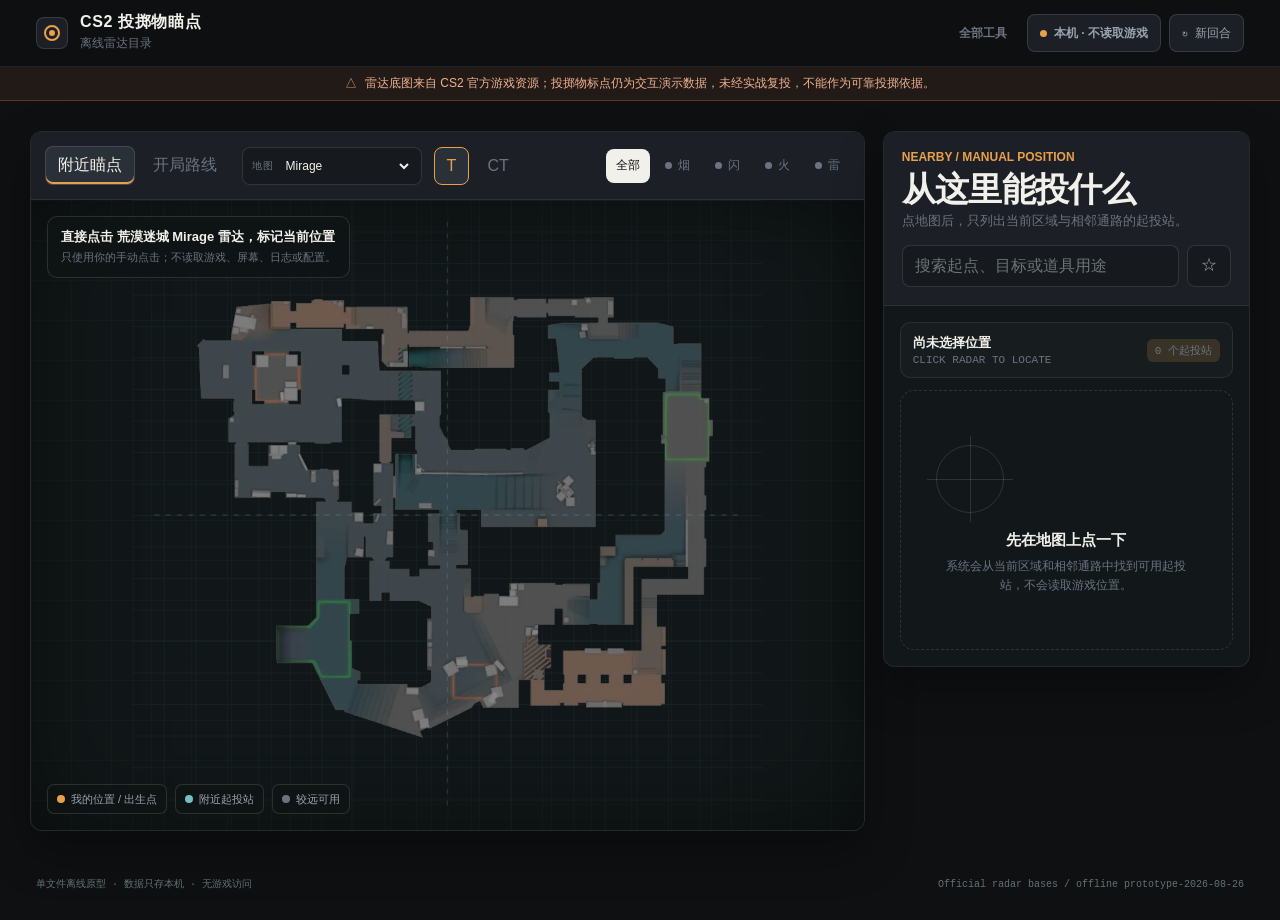
<file: cs2-lineups-map.html>
<!doctype html>
<html lang="zh-CN">
<head>
  <meta charset="utf-8">
  <meta name="viewport" content="width=device-width, initial-scale=1">
  <meta http-equiv="refresh" content="0; url=./cs2-lineups/index.html">
  <title>CS2 投掷物瞄点已迁移</title>
</head>
<body>
  <p>投掷物瞄点现在位于独立产品目录，可从仓库选板打开。</p>
  <p><a href="./cs2-lineups/index.html">打开投掷物瞄点</a></p>
</body>
</html>
</file>
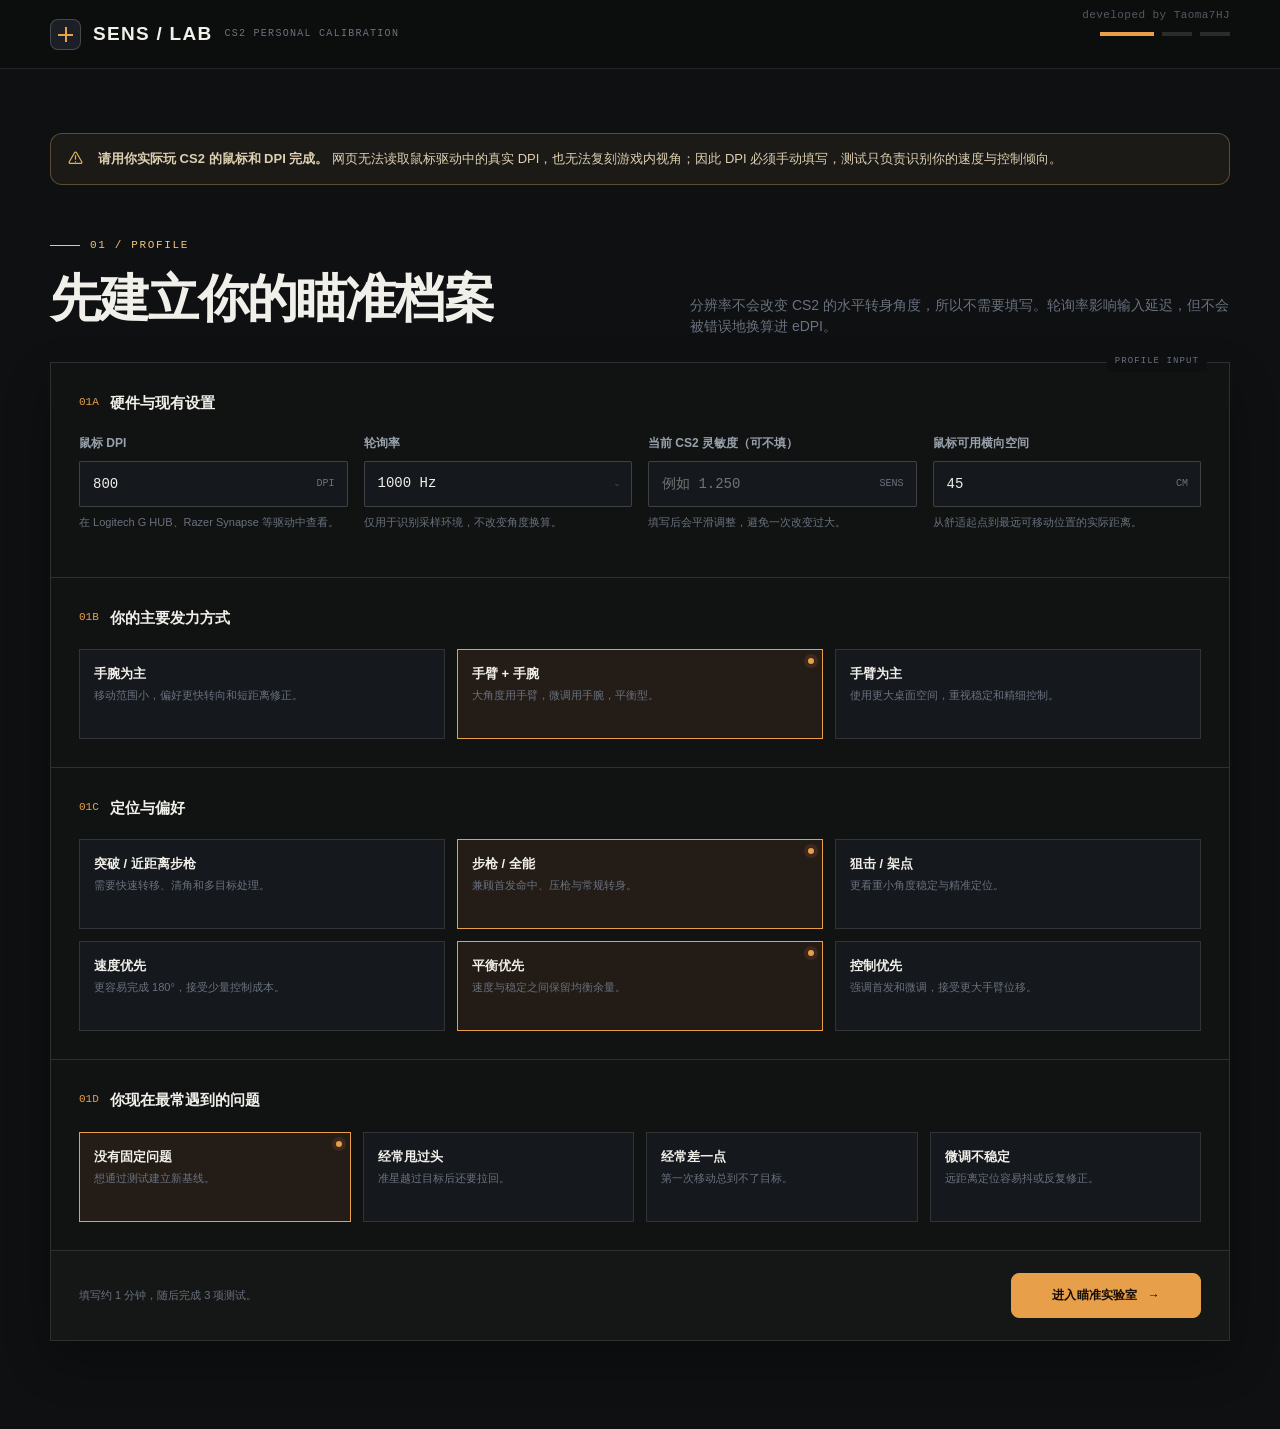
<file: cs2-sensitivity-friend.html>
<!doctype html>
<html lang="zh-CN">
<head>
  <meta charset="utf-8">
  <meta name="viewport" content="width=device-width, initial-scale=1">
  <meta http-equiv="refresh" content="0; url=./cs2-sensitivity/legacy-share.html">
  <title>CS2 SENS / LAB 分享页已迁移</title>
</head>
<body>
  <p>旧版分享页已经移动到灵敏度产品目录。</p>
  <p><a href="./cs2-sensitivity/legacy-share.html">打开旧版分享页</a></p>
</body>
</html>
</file>
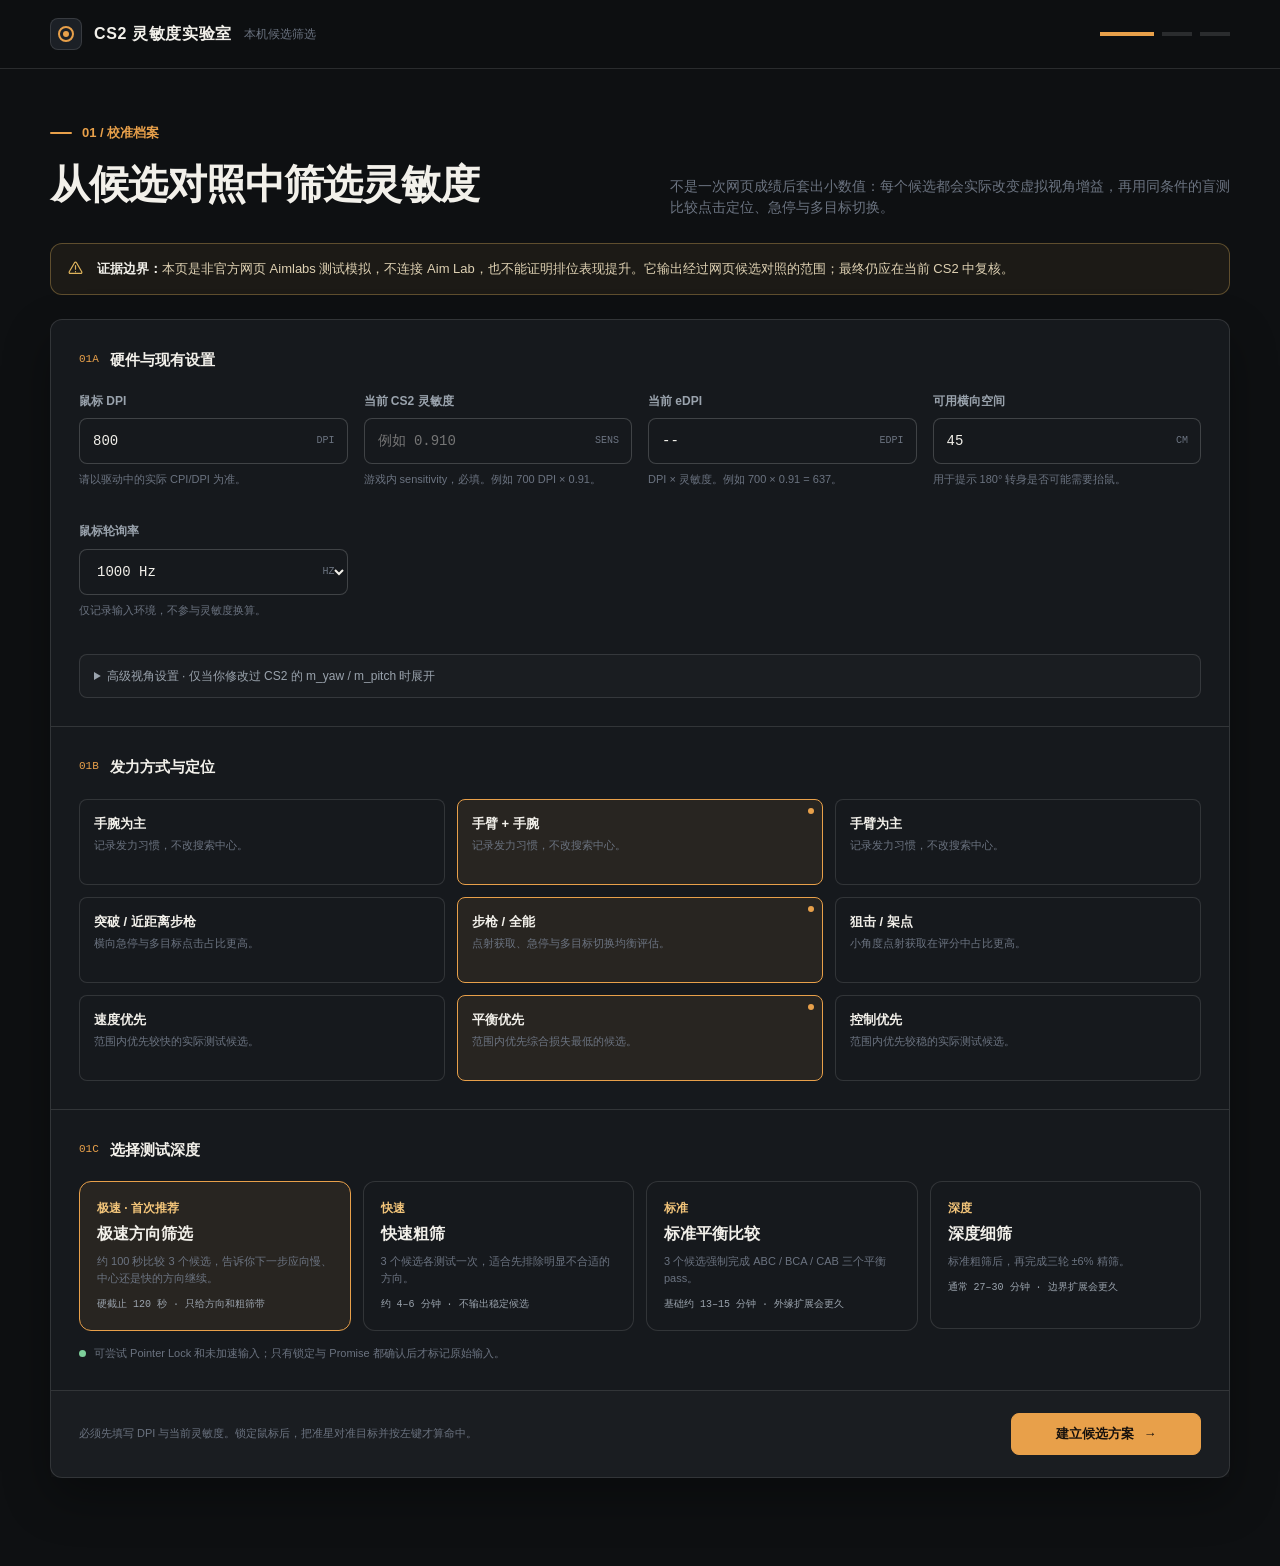
<file: cs2-sensitivity-lab.html>
<!doctype html>
<html lang="zh-CN">
<head>
  <meta charset="utf-8">
  <meta name="viewport" content="width=device-width, initial-scale=1">
  <meta http-equiv="refresh" content="0; url=./cs2-sensitivity/index.html">
  <title>CS2 SENS / LAB 已迁移</title>
</head>
<body>
  <p>灵敏度实验室现在位于独立产品目录，可从仓库选板打开。</p>
  <p><a href="./cs2-sensitivity/index.html">打开灵敏度实验室</a></p>
</body>
</html>
</file>
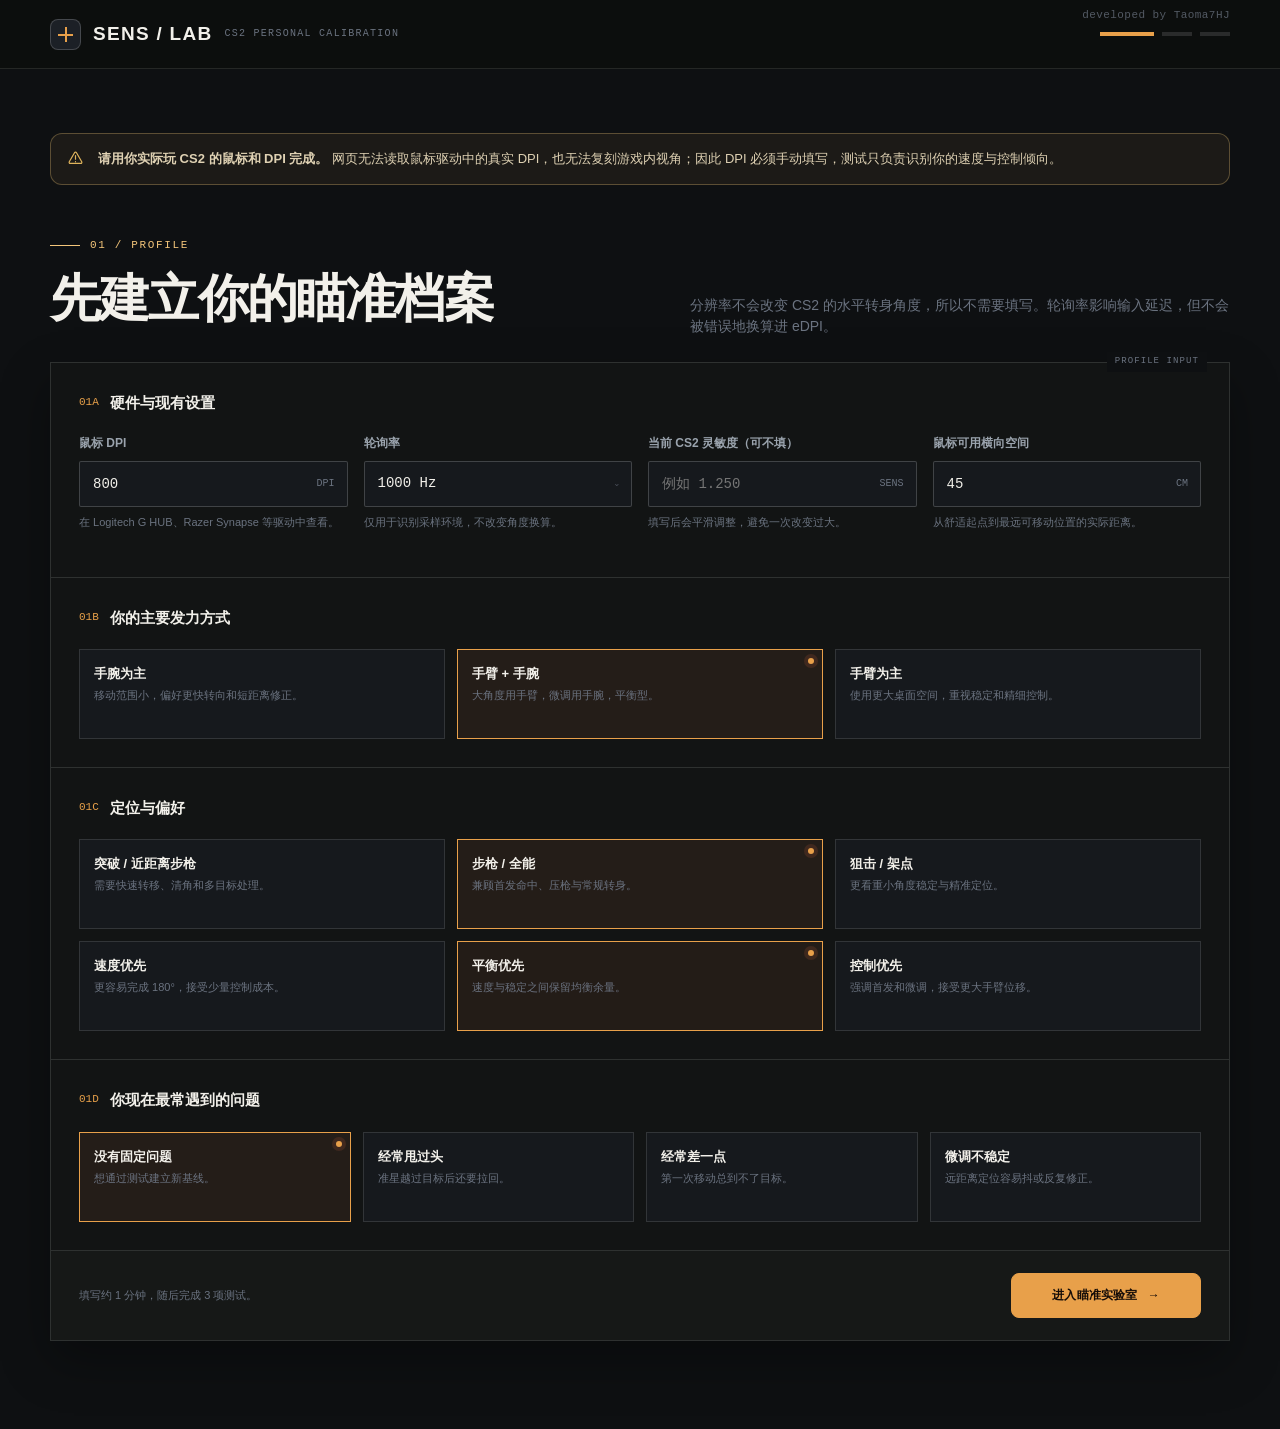
<file: cs2-sensitivity/legacy-share.html>
<!doctype html>
<html lang="zh-CN">
<head>
  <meta charset="utf-8">
  <meta name="viewport" content="width=device-width, initial-scale=1">
  <meta name="color-scheme" content="dark">
  <meta name="theme-color" content="#0e1012">
  <title>CS2 灵敏度实验室 — 专属灵敏度生成器</title>
  <style>
    :root {
      --ink: #0e1012;
      --ink-2: #16191d;
      --ink-3: #1c2026;
      --panel: #1c2026;
      --line: rgba(255, 255, 255, 0.12);
      --line-strong: rgba(255, 255, 255, 0.18);
      --paper: #f2f0ea;
      --paper-2: #9aa3ad;
      --muted: #6b7380;
      --orange: #e8a04a;
      --orange-soft: #f3c57a;
      --green: #7dce9a;
      --red: #e06b66;
      --amber: #e0b45c;
      --shadow: 0 20px 48px rgba(0, 0, 0, .32);
      --sans: "Segoe UI Variable", "Segoe UI", "PingFang SC", "Noto Sans SC", "Microsoft YaHei", sans-serif;
      --display: "Segoe UI Variable", "Segoe UI", "PingFang SC", "Noto Sans SC", "Microsoft YaHei", sans-serif;
      --mono: ui-monospace, "SFMono-Regular", Menlo, Monaco, Consolas, monospace;
      --radius: 8px;
    }

    * { box-sizing: border-box; }
    html { scroll-behavior: smooth; }

    body {
      margin: 0;
      min-width: 320px;
      min-height: 100vh;
      overflow-x: hidden;
      color: var(--paper);
      background: var(--ink);
      font-family: var(--sans);
      line-height: 1.55;
      -webkit-font-smoothing: antialiased;
    }

    button, input, select { font: inherit; }
    button { color: inherit; }
    button, label, select { -webkit-tap-highlight-color: transparent; }
    button:focus-visible, input:focus-visible, select:focus-visible, a:focus-visible {
      outline: 2px solid var(--orange-soft);
      outline-offset: 3px;
    }

    .shell { width: min(1180px, calc(100% - 40px)); margin: 0 auto; }

    .topbar {
      position: sticky;
      z-index: 50;
      top: 0;
      border-bottom: 1px solid rgba(238,234,224,.11);
      background: rgba(13,15,14,.9);
      backdrop-filter: blur(16px);
    }

    .topbar-inner {
      min-height: 68px;
      display: flex;
      align-items: center;
      justify-content: space-between;
      gap: 24px;
      position: relative;
    }

    .developer-watermark {
      position: absolute;
      right: 0;
      top: 7px;
      color: var(--muted);
      font-size: 11px;
      font-family: var(--mono);
      letter-spacing: 0.04em;
      pointer-events: none;
      opacity: 0.75;
      user-select: none;
    }

    .brand {
      display: inline-flex;
      align-items: center;
      gap: 12px;
      color: var(--paper);
      text-decoration: none;
      letter-spacing: .08em;
    }

    .brand-mark {
      position: relative;
      width: 31px;
      height: 31px;
      border: 1px solid var(--line-strong);
      background: var(--ink-3);
      border-radius: var(--radius);
    }

    .brand-mark::before,
    .brand-mark::after {
      content: "";
      position: absolute;
      background: var(--orange);
    }

    .brand-mark::before { width: 15px; height: 2px; left: 7px; top: 14px; }
    .brand-mark::after { width: 2px; height: 15px; left: 14px; top: 7px; }
    .brand strong { font-family: var(--display); font-size: 19px; font-weight: 700; }
    .brand span { color: var(--muted); font-family: var(--mono); font-size: 10px; }

    .stepper { display: flex; align-items: center; gap: 8px; }
    .step-dot {
      width: 30px;
      height: 4px;
      border: 0;
      background: var(--line);
      transition: width 180ms ease, background 180ms ease;
    }
    .step-dot.is-active { width: 54px; background: var(--orange); }
    .step-dot.is-done { background: var(--green); }

    main { padding: 64px 0 88px; }
    .view { display: none; animation: reveal 320ms ease both; }
    .view.is-active { display: block; }
    @keyframes reveal { from { opacity: 0; transform: translateY(8px); } }

    .eyebrow {
      display: flex;
      align-items: center;
      gap: 10px;
      margin-bottom: 18px;
      color: var(--orange-soft);
      font-family: var(--mono);
      font-size: 11px;
      letter-spacing: .15em;
      text-transform: uppercase;
    }

    .eyebrow::before { content: ""; width: 30px; height: 1px; background: currentColor; }

    h2, h3, p { margin-top: 0; }
    h2, h3 { text-wrap: balance; }
    h2 { margin-bottom: 12px; font-size: clamp(30px, 4vw, 52px); line-height: 1.05; letter-spacing: -.035em; }
    h3 { margin-bottom: 7px; font-size: 17px; line-height: 1.3; }

    .notice {
      display: flex;
      gap: 14px;
      align-items: flex-start;
      padding: 15px 16px;
      border: 1px solid rgba(216,180,106,.34);
      color: #dfd1b3;
      background: rgba(216,180,106,.065);
      font-size: 13px;
      border-radius: 12px;
    }

    .notice svg { flex: 0 0 auto; margin-top: 1px; color: var(--amber); }

    .section-head {
      display: flex;
      align-items: end;
      justify-content: space-between;
      gap: 28px;
      margin-bottom: 24px;
    }
    .section-head p { max-width: 540px; margin-bottom: 0; color: var(--muted); font-size: 14px; }

    .form-panel {
      position: relative;
      border: 1px solid var(--line);
      background: rgba(20,23,21,.78);
      box-shadow: var(--shadow);
    }

    .form-panel::before {
      content: "PROFILE INPUT";
      position: absolute;
      top: -11px;
      right: 22px;
      padding: 3px 8px;
      color: var(--muted);
      background: var(--ink);
      font-family: var(--mono);
      font-size: 9px;
      letter-spacing: .12em;
    }

    .form-section { padding: 28px; border-bottom: 1px solid var(--line); }
    .form-section:last-of-type { border-bottom: 0; }
    .form-section-title { display: flex; align-items: center; gap: 11px; margin-bottom: 20px; }
    .form-index { color: var(--orange); font-family: var(--mono); font-size: 11px; }
    .form-section-title strong { font-size: 15px; }

    .field-grid { display: grid; grid-template-columns: repeat(4, minmax(0, 1fr)); gap: 16px; }
    .field { display: flex; flex-direction: column; gap: 8px; }
    .field label, .group-label { color: var(--paper-2); font-size: 12px; font-weight: 650; }
    .field-hint { min-height: 34px; margin: 0; color: var(--muted); font-size: 11px; line-height: 1.45; }

    .input-wrap { position: relative; }
    .input-wrap input,
    .input-wrap select {
      width: 100%;
      height: 46px;
      padding: 0 48px 0 13px;
      border: 1px solid var(--line-strong);
      border-radius: 2px;
      color: var(--paper);
      background: var(--ink-2);
      font-family: var(--mono);
      font-size: 14px;
      transition: border-color 150ms ease, background 150ms ease;
    }
    .input-wrap input:hover, .input-wrap select:hover { border-color: #70776d; }
    .input-wrap input:focus, .input-wrap select:focus { border-color: var(--orange); background: #181b19; outline: none; }
    .input-unit { position: absolute; right: 13px; top: 50%; color: var(--muted); font-family: var(--mono); font-size: 10px; transform: translateY(-50%); pointer-events: none; }
    .input-wrap select { appearance: none; }

    .choice-grid { display: grid; grid-template-columns: repeat(3, minmax(0, 1fr)); gap: 12px; }
    .choice-grid.four { grid-template-columns: repeat(4, minmax(0, 1fr)); }
    .choice { position: relative; }
    .choice input { position: absolute; opacity: 0; pointer-events: none; }
    .choice label {
      display: block;
      min-height: 90px;
      padding: 14px;
      border: 1px solid var(--line);
      background: var(--ink-2);
      cursor: pointer;
      transition: border-color 150ms ease, background 150ms ease, transform 150ms ease;
    }
    .choice label:hover { border-color: var(--line-strong); transform: translateY(-2px); }
    .choice input:checked + label { border-color: var(--orange); background: rgba(223,116,68,.085); }
    .choice input:focus-visible + label { outline: 2px solid var(--orange-soft); outline-offset: 3px; }
    .choice strong { display: block; margin-bottom: 4px; color: var(--paper); font-size: 13px; }
    .choice span { display: block; color: var(--muted); font-size: 11px; line-height: 1.45; }
    .choice input:checked + label::after {
      content: "";
      position: absolute;
      top: 9px;
      right: 9px;
      width: 6px;
      height: 6px;
      border-radius: 50%;
      background: var(--orange);
      box-shadow: 0 0 0 4px rgba(223,116,68,.14);
    }

    .form-actions {
      display: flex;
      align-items: center;
      justify-content: space-between;
      gap: 20px;
      padding: 22px 28px;
      background: rgba(255,255,255,.016);
    }
    .form-actions p { margin: 0; color: var(--muted); font-size: 11px; }

    .btn {
      min-height: 45px;
      display: inline-flex;
      align-items: center;
      justify-content: center;
      gap: 10px;
      padding: 0 19px;
      border: 1px solid var(--line-strong);
      color: var(--paper);
      background: var(--ink-3);
      cursor: pointer;
      font-size: 12px;
      font-weight: 720;
      letter-spacing: .02em;
      transition: transform 150ms ease, border-color 150ms ease, background 150ms ease, color 150ms ease;
      border-radius: var(--radius);
    }
    .btn:hover:not(:disabled) { border-color: var(--paper-2); background: #292e29; transform: translateY(-2px); }
    .btn:active:not(:disabled) { transform: translateY(0); }
    .btn-primary { min-width: 190px; border-color: var(--orange); color: #140c08; background: var(--orange); }
    .btn-primary:hover:not(:disabled) { border-color: var(--orange-soft); background: var(--orange-soft); }
    .btn:disabled { opacity: .36; cursor: not-allowed; }
    .btn-ghost { border-color: transparent; color: var(--muted); background: transparent; }
    .btn-ghost:hover:not(:disabled) { color: var(--paper); background: rgba(255,255,255,.04); }

    .lab-layout { display: grid; grid-template-columns: minmax(0, 1fr) 280px; gap: 22px; align-items: start; }
    .lab-main { min-width: 0; }

    .arena-shell {
      overflow: hidden;
      border: 1px solid var(--line-strong);
      background: #101310;
      box-shadow: var(--shadow);
      border-radius: 12px;
    }
    .arena-toolbar {
      min-height: 54px;
      display: flex;
      align-items: center;
      justify-content: space-between;
      gap: 20px;
      padding: 0 17px;
      border-bottom: 1px solid var(--line);
      background: var(--ink-2);
    }
    .arena-title { display: flex; align-items: center; gap: 10px; }
    .live-dot { width: 7px; height: 7px; border-radius: 50%; background: var(--muted); }
    .live-dot.is-live { background: var(--orange); box-shadow: 0 0 0 5px rgba(223,116,68,.13); }
    .arena-title strong { font-size: 12px; }
    .arena-title span { color: var(--muted); font-family: var(--mono); font-size: 9px; }
    .arena-metrics { display: flex; align-items: center; gap: 22px; }
    .arena-metric { text-align: right; }
    .arena-metric span { display: block; color: var(--muted); font-family: var(--mono); font-size: 8px; letter-spacing: .12em; }
    .arena-metric strong { display: block; min-width: 48px; font-family: var(--mono); font-size: 15px; font-variant-numeric: tabular-nums; }

    .arena {
      position: relative;
      height: min(56vw, 520px);
      min-height: 390px;
      overflow: hidden;
      touch-action: none;
      user-select: none;
      background:
        linear-gradient(rgba(255,255,255,.022) 1px, transparent 1px),
        linear-gradient(90deg, rgba(255,255,255,.022) 1px, transparent 1px),
        radial-gradient(circle at center, rgba(255,255,255,.028), transparent 50%),
        #101310;
      background-size: 40px 40px, 40px 40px, auto, auto;
      cursor: none;
    }
    .arena::before, .arena::after { content: ""; position: absolute; z-index: 1; pointer-events: none; background: rgba(223,116,68,.12); }
    .arena::before { left: 50%; top: 0; bottom: 0; width: 1px; }
    .arena::after { left: 0; right: 0; top: 50%; height: 1px; }

    .arena-id {
      position: absolute;
      z-index: 2;
      right: 15px;
      bottom: 12px;
      color: rgba(238,234,224,.24);
      font-family: var(--mono);
      font-size: 8px;
      letter-spacing: .16em;
      pointer-events: none;
    }

    .target {
      position: absolute;
      z-index: 7;
      display: none;
      width: 48px;
      height: 48px;
      border: 2px solid var(--orange-soft);
      border-radius: 50%;
      background: rgba(223,116,68,.13);
      box-shadow: 0 0 0 7px rgba(223,116,68,.055), inset 0 0 0 1px rgba(255,255,255,.18);
      transform: translate(-50%, -50%);
      pointer-events: none;
    }
    .target::before, .target::after { content: ""; position: absolute; left: 50%; top: 50%; background: var(--orange-soft); transform: translate(-50%, -50%); }
    .target::before { width: 12px; height: 2px; }
    .target::after { width: 2px; height: 12px; }
    .target.is-visible { display: block; }
    .target.is-contact { border-color: var(--green); background: rgba(169,200,135,.18); box-shadow: 0 0 0 9px rgba(169,200,135,.07); }

    .aim-cursor {
      position: absolute;
      z-index: 12;
      left: 0;
      top: 0;
      width: 34px;
      height: 34px;
      opacity: 0;
      transform: translate(-50%, -50%);
      pointer-events: none;
      transition: opacity 80ms linear;
      filter: drop-shadow(0 1px 1px rgba(0,0,0,.8));
    }
    .aim-cursor.is-visible { opacity: 1; }
    .aim-cursor i { position: absolute; display: block; background: #ecf2e7; }
    .aim-cursor .h1 { width: 10px; height: 2px; left: 0; top: 16px; }
    .aim-cursor .h2 { width: 10px; height: 2px; right: 0; top: 16px; }
    .aim-cursor .v1 { width: 2px; height: 10px; left: 16px; top: 0; }
    .aim-cursor .v2 { width: 2px; height: 10px; left: 16px; bottom: 0; }
    .aim-cursor::after { content: ""; position: absolute; left: 15px; top: 15px; width: 4px; height: 4px; border-radius: 50%; background: var(--orange-soft); }

    .arena-overlay {
      position: absolute;
      z-index: 20;
      inset: 0;
      display: flex;
      align-items: center;
      justify-content: center;
      padding: 26px;
      text-align: center;
      background: rgba(10,12,10,.88);
      backdrop-filter: blur(6px);
      cursor: default;
    }
    .arena-overlay[hidden] { display: none; }
    .overlay-content { max-width: 470px; }
    .overlay-kicker { margin-bottom: 11px; color: var(--orange-soft); font-family: var(--mono); font-size: 9px; letter-spacing: .16em; }
    .overlay-number { min-height: 82px; margin: 0; font-family: var(--display); font-size: 88px; line-height: .9; font-variant-numeric: tabular-nums; }
    .overlay-title { margin-bottom: 8px; font-size: 25px; }
    .overlay-copy { margin: 0 auto 18px; color: var(--muted); font-size: 13px; text-wrap: pretty; }
    .overlay-result { display: flex; justify-content: center; gap: 18px; margin: 20px 0; }
    .overlay-result div { min-width: 92px; padding: 10px; border: 1px solid var(--line); background: rgba(255,255,255,.025); }
    .overlay-result span { display: block; color: var(--muted); font-family: var(--mono); font-size: 8px; }
    .overlay-result strong { font-family: var(--mono); font-size: 18px; font-variant-numeric: tabular-nums; }

    .test-list { display: grid; gap: 10px; margin-top: 16px; }
    .test-card {
      position: relative;
      padding: 17px 16px;
      border: 1px solid var(--line);
      background: var(--ink-2);
      transition: border-color 150ms ease, transform 150ms ease;
    }
    .test-card:hover { border-color: var(--line-strong); transform: translateY(-1px); }
    .test-card.is-active { border-color: var(--orange); }
    .test-card.is-complete { border-color: rgba(169,200,135,.5); }
    .test-card-top { display: flex; align-items: start; justify-content: space-between; gap: 12px; }
    .test-number { color: var(--orange); font-family: var(--mono); font-size: 9px; }
    .test-card h3 { margin: 5px 0 4px; font-size: 14px; }
    .test-card p { margin: 0 0 14px; color: var(--muted); font-size: 11px; }
    .test-status { color: var(--muted); font-family: var(--mono); font-size: 9px; white-space: nowrap; }
    .test-card.is-complete .test-status { color: var(--green); }
    .test-score { display: none; grid-template-columns: repeat(2, 1fr); gap: 6px; margin-bottom: 12px; }
    .test-card.is-complete .test-score { display: grid; }
    .test-score span { padding: 7px; color: var(--muted); background: rgba(255,255,255,.025); font-family: var(--mono); font-size: 8px; }
    .test-score b { display: block; margin-top: 2px; color: var(--paper); font-size: 11px; font-weight: 500; }
    .test-card .btn { width: 100%; min-height: 37px; padding: 0 12px; font-size: 10px; }

    .lab-side {
      position: sticky;
      top: 90px;
      border-top: 2px solid var(--orange);
      background: var(--ink-2);
    }
    .side-section { padding: 18px; border: 1px solid var(--line); border-top: 0; }
    .side-label { display: block; margin-bottom: 10px; color: var(--muted); font-family: var(--mono); font-size: 9px; letter-spacing: .12em; }
    .profile-mini { display: grid; grid-template-columns: 1fr auto; gap: 9px 12px; margin: 0; }
    .profile-mini dt { color: var(--muted); font-size: 11px; }
    .profile-mini dd { margin: 0; font-family: var(--mono); font-size: 11px; text-align: right; }
    .progress-track { height: 5px; overflow: hidden; background: var(--line); }
    .progress-fill { width: 0; height: 100%; background: var(--green); transition: width 220ms ease; }
    .side-actions { display: grid; gap: 8px; margin-top: 12px; }
    .side-actions .btn { width: 100%; }

    .result-hero {
      position: relative;
      overflow: hidden;
      display: grid;
      grid-template-columns: minmax(0, 1.15fr) minmax(260px, .85fr);
      border: 1px solid var(--line-strong);
      background: var(--ink-2);
      box-shadow: var(--shadow);
    }
    .result-hero::after {
      content: "";
      position: absolute;
      width: 420px;
      height: 420px;
      right: -220px;
      top: -220px;
      border: 1px solid rgba(223,116,68,.22);
      border-radius: 50%;
      box-shadow: 0 0 0 50px rgba(223,116,68,.025), 0 0 0 100px rgba(223,116,68,.018);
      pointer-events: none;
    }
    .result-primary { padding: clamp(28px, 5vw, 54px); border-right: 1px solid var(--line); }
    .result-label { margin-bottom: 10px; color: var(--orange-soft); font-family: var(--mono); font-size: 10px; letter-spacing: .14em; }
    .sens-number {
      margin: 0;
      font-family: var(--display);
      font-size: clamp(92px, 15vw, 176px);
      line-height: .84;
      letter-spacing: -.035em;
      font-variant-numeric: tabular-nums;
    }
    .sens-unit { margin: 16px 0 25px; color: var(--muted); font-size: 12px; }
    .command-box {
      display: grid;
      grid-template-columns: 1fr auto;
      gap: 10px;
      align-items: center;
      padding: 10px 10px 10px 15px;
      border: 1px solid var(--line-strong);
      background: #0e110f;
    }
    .command-box code { overflow: hidden; color: var(--green); font-family: var(--mono); font-size: clamp(12px, 2vw, 15px); text-overflow: ellipsis; white-space: nowrap; }
    .command-box .btn { min-height: 35px; padding: 0 12px; }

    .result-side { position: relative; z-index: 2; display: grid; grid-template-rows: repeat(3, 1fr); }
    .result-metric { display: flex; flex-direction: column; justify-content: center; padding: 25px 30px; border-bottom: 1px solid var(--line); }
    .result-metric:last-child { border-bottom: 0; }
    .result-metric span { color: var(--muted); font-family: var(--mono); font-size: 9px; letter-spacing: .12em; }
    .result-metric strong { margin: 4px 0 2px; font-family: var(--mono); font-size: 24px; font-variant-numeric: tabular-nums; }
    .result-metric small { color: var(--paper-2); font-size: 10px; }

    .result-grid { display: grid; grid-template-columns: 1.1fr .9fr; gap: 20px; margin-top: 20px; }
    .result-card { border: 1px solid var(--line); background: var(--ink-2); }
    .result-card-head { display: flex; align-items: center; justify-content: space-between; gap: 12px; padding: 16px 19px; border-bottom: 1px solid var(--line); }
    .result-card-head h3 { margin: 0; font-size: 14px; }
    .result-card-head span { color: var(--muted); font-family: var(--mono); font-size: 8px; }
    .result-card-body { padding: 19px; }

    .range-list { display: grid; gap: 9px; }
    .range-option { display: grid; grid-template-columns: 1fr auto; gap: 14px; align-items: center; padding: 13px; border: 1px solid var(--line); background: rgba(255,255,255,.018); }
    .range-option.is-main { border-color: rgba(223,116,68,.55); background: rgba(223,116,68,.055); }
    .range-option strong { display: block; margin-bottom: 2px; font-size: 12px; }
    .range-option span { display: block; color: var(--muted); font-size: 10px; }
    .range-option b { color: var(--paper); font-family: var(--mono); font-size: 18px; font-weight: 500; font-variant-numeric: tabular-nums; }

    .reason-list { display: grid; gap: 12px; margin: 0; padding: 0; list-style: none; }
    .reason-list li { position: relative; padding-left: 18px; color: var(--paper-2); font-size: 12px; }
    .reason-list li::before { content: ""; position: absolute; left: 0; top: .62em; width: 7px; height: 1px; background: var(--orange); }

    .apply-steps { counter-reset: apply; display: grid; gap: 10px; }
    .apply-step { position: relative; min-height: 55px; padding: 11px 12px 11px 48px; border: 1px solid var(--line); color: var(--paper-2); font-size: 11px; }
    .apply-step::before { counter-increment: apply; content: "0" counter(apply); position: absolute; left: 13px; top: 13px; color: var(--orange); font-family: var(--mono); font-size: 10px; }
    .apply-step strong { display: block; margin-bottom: 2px; color: var(--paper); font-size: 12px; }

    .method-note { margin-top: 20px; padding: 16px 18px; border-left: 2px solid var(--green); color: var(--muted); background: rgba(169,200,135,.04); font-size: 11px; }
    .method-note strong { color: var(--paper-2); }

    .result-actions { display: flex; align-items: center; justify-content: space-between; gap: 14px; margin-top: 24px; }
    .result-actions div { display: flex; gap: 8px; }

    .toast {
      position: fixed;
      z-index: 100;
      left: 50%;
      bottom: 28px;
      padding: 11px 15px;
      border: 1px solid rgba(169,200,135,.5);
      color: #dbeacf;
      background: #1b251a;
      box-shadow: 0 15px 45px rgba(0,0,0,.4);
      font-size: 11px;
      opacity: 0;
      transform: translate(-50%, 10px);
      pointer-events: none;
      transition: opacity 160ms ease, transform 160ms ease;
    }
    .toast.is-visible { opacity: 1; transform: translate(-50%, 0); }

    .mobile-warning { display: none; margin-bottom: 18px; }
    .sr-only { position: absolute; width: 1px; height: 1px; padding: 0; margin: -1px; overflow: hidden; clip: rect(0,0,0,0); white-space: nowrap; border: 0; }

    @media (max-width: 980px) {
      .field-grid { grid-template-columns: repeat(2, 1fr); }
      .lab-layout { grid-template-columns: 1fr; }
      .lab-side { position: static; display: grid; grid-template-columns: 1fr 1.4fr; border-top: 2px solid var(--orange); }
      .side-section { border-top: 0; }
      .test-list { grid-template-columns: repeat(3, 1fr); }
      .result-grid { grid-template-columns: 1fr; }
    }

    @media (max-width: 720px) {
      .shell { width: min(100% - 24px, 1180px); }
      .topbar-inner { min-height: 60px; }
      .brand span { display: none; }
      .step-dot { width: 18px; }
      .step-dot.is-active { width: 34px; }
      main { padding-top: 42px; }
      .section-head { display: block; }
      .section-head p { margin-top: 10px; }
      .field-grid, .choice-grid, .choice-grid.four { grid-template-columns: 1fr; }
      .choice label { min-height: 74px; }
      .form-section { padding: 21px 17px; }
      .form-actions { align-items: stretch; flex-direction: column; padding: 18px 17px; }
      .form-actions .btn { width: 100%; }
      .developer-watermark { top: 9px; right: 0; font-size: 10px; }
      .mobile-warning { display: flex; }
      .arena { min-height: 350px; height: 62vh; }
      .arena-toolbar { padding: 0 11px; }
      .arena-metrics { gap: 10px; }
      .arena-metric:first-child { display: none; }
      .test-list { grid-template-columns: 1fr; }
      .lab-side { grid-template-columns: 1fr; }
      .result-hero { grid-template-columns: 1fr; }
      .result-primary { border-right: 0; border-bottom: 1px solid var(--line); }
      .result-side { grid-template-columns: repeat(3, 1fr); grid-template-rows: 1fr; }
      .result-metric { padding: 17px 13px; border-right: 1px solid var(--line); border-bottom: 0; }
      .result-metric:last-child { border-right: 0; }
      .result-metric strong { font-size: 16px; }
      .result-actions { align-items: stretch; flex-direction: column; }
      .result-actions div { display: grid; grid-template-columns: 1fr 1fr; }
      .result-actions .btn { width: 100%; }
    }

    @media (prefers-reduced-motion: reduce) {
      *, *::before, *::after { scroll-behavior: auto !important; animation-duration: .01ms !important; animation-iteration-count: 1 !important; transition-duration: .01ms !important; }
    }
  </style>
</head>
<body>
  <header class="topbar">
    <div class="shell topbar-inner">
      <a class="brand" href="#" aria-label="返回配置页" id="brandHome">
        <span class="brand-mark" aria-hidden="true"></span>
        <strong>SENS / LAB</strong>
        <span>CS2 PERSONAL CALIBRATION</span>
      </a>
      <nav class="stepper" aria-label="生成进度">
        <span class="step-dot is-active" data-step="profile" title="个人配置"></span>
        <span class="step-dot" data-step="lab" title="测试实验室"></span>
        <span class="step-dot" data-step="result" title="生成结果"></span>
      </nav>
      <div class="developer-watermark">developed by Taoma7HJ</div>
    </div>
  </header>

  <main class="shell">
    <section class="view is-active" id="view-profile" data-view="profile">
      <div class="notice" role="note">
        <svg width="17" height="17" viewBox="0 0 24 24" fill="none" aria-hidden="true"><path d="M12 8v5m0 3.5v.01M4.6 19h14.8a1.6 1.6 0 0 0 1.39-2.4L13.39 3.8a1.6 1.6 0 0 0-2.78 0L3.21 16.6A1.6 1.6 0 0 0 4.6 19Z" stroke="currentColor" stroke-width="1.7" stroke-linecap="round"/></svg>
        <div><strong>请用你实际玩 CS2 的鼠标和 DPI 完成。</strong> 网页无法读取鼠标驱动中的真实 DPI，也无法复刻游戏内视角；因此 DPI 必须手动填写，测试只负责识别你的速度与控制倾向。</div>
      </div>

      <div class="section-head" style="margin-top: 52px;">
        <div><div class="eyebrow">01 / profile</div><h2>先建立你的瞄准档案</h2></div>
        <p>分辨率不会改变 CS2 的水平转身角度，所以不需要填写。轮询率影响输入延迟，但不会被错误地换算进 eDPI。</p>
      </div>

      <form class="form-panel" id="profileForm" novalidate>
        <div class="form-section">
          <div class="form-section-title"><span class="form-index">01A</span><strong>硬件与现有设置</strong></div>
          <div class="field-grid">
            <div class="field">
              <label for="dpi">鼠标 DPI</label>
              <div class="input-wrap"><input id="dpi" name="dpi" type="number" min="100" max="32000" step="50" value="800" required inputmode="numeric"><span class="input-unit">DPI</span></div>
              <p class="field-hint">在 Logitech G HUB、Razer Synapse 等驱动中查看。</p>
            </div>
            <div class="field">
              <label for="polling">轮询率</label>
              <div class="input-wrap"><select id="polling" name="polling"><option value="125">125 Hz</option><option value="250">250 Hz</option><option value="500">500 Hz</option><option value="1000" selected>1000 Hz</option><option value="2000">2000 Hz</option><option value="4000">4000 Hz</option><option value="8000">8000 Hz</option></select><span class="input-unit">⌄</span></div>
              <p class="field-hint">仅用于识别采样环境，不改变角度换算。</p>
            </div>
            <div class="field">
              <label for="currentSens">当前 CS2 灵敏度（可不填）</label>
              <div class="input-wrap"><input id="currentSens" name="currentSens" type="number" min="0.1" max="8" step="0.001" placeholder="例如 1.250" inputmode="decimal"><span class="input-unit">SENS</span></div>
              <p class="field-hint">填写后会平滑调整，避免一次改变过大。</p>
            </div>
            <div class="field">
              <label for="padWidth">鼠标可用横向空间</label>
              <div class="input-wrap"><input id="padWidth" name="padWidth" type="number" min="15" max="120" step="1" value="45" required inputmode="decimal"><span class="input-unit">CM</span></div>
              <p class="field-hint">从舒适起点到最远可移动位置的实际距离。</p>
            </div>
          </div>
        </div>

        <div class="form-section">
          <div class="form-section-title"><span class="form-index">01B</span><strong>你的主要发力方式</strong></div>
          <div class="choice-grid">
            <div class="choice"><input id="aim-wrist" name="aimStyle" value="wrist" type="radio"><label for="aim-wrist"><strong>手腕为主</strong><span>移动范围小，偏好更快转向和短距离修正。</span></label></div>
            <div class="choice"><input id="aim-hybrid" name="aimStyle" value="hybrid" type="radio" checked><label for="aim-hybrid"><strong>手臂 + 手腕</strong><span>大角度用手臂，微调用手腕，平衡型。</span></label></div>
            <div class="choice"><input id="aim-arm" name="aimStyle" value="arm" type="radio"><label for="aim-arm"><strong>手臂为主</strong><span>使用更大桌面空间，重视稳定和精细控制。</span></label></div>
          </div>
        </div>

        <div class="form-section">
          <div class="form-section-title"><span class="form-index">01C</span><strong>定位与偏好</strong></div>
          <div class="choice-grid">
            <div class="choice"><input id="role-entry" name="role" value="entry" type="radio"><label for="role-entry"><strong>突破 / 近距离步枪</strong><span>需要快速转移、清角和多目标处理。</span></label></div>
            <div class="choice"><input id="role-rifle" name="role" value="rifle" type="radio" checked><label for="role-rifle"><strong>步枪 / 全能</strong><span>兼顾首发命中、压枪与常规转身。</span></label></div>
            <div class="choice"><input id="role-awp" name="role" value="awp" type="radio"><label for="role-awp"><strong>狙击 / 架点</strong><span>更看重小角度稳定与精准定位。</span></label></div>
          </div>
          <div class="choice-grid" style="margin-top: 12px;">
            <div class="choice"><input id="priority-speed" name="priority" value="speed" type="radio"><label for="priority-speed"><strong>速度优先</strong><span>更容易完成 180°，接受少量控制成本。</span></label></div>
            <div class="choice"><input id="priority-balance" name="priority" value="balance" type="radio" checked><label for="priority-balance"><strong>平衡优先</strong><span>速度与稳定之间保留均衡余量。</span></label></div>
            <div class="choice"><input id="priority-control" name="priority" value="control" type="radio"><label for="priority-control"><strong>控制优先</strong><span>强调首发和微调，接受更大手臂位移。</span></label></div>
          </div>
        </div>

        <div class="form-section">
          <div class="form-section-title"><span class="form-index">01D</span><strong>你现在最常遇到的问题</strong></div>
          <div class="choice-grid four">
            <div class="choice"><input id="issue-none" name="issue" value="none" type="radio" checked><label for="issue-none"><strong>没有固定问题</strong><span>想通过测试建立新基线。</span></label></div>
            <div class="choice"><input id="issue-over" name="issue" value="overshoot" type="radio"><label for="issue-over"><strong>经常甩过头</strong><span>准星越过目标后还要拉回。</span></label></div>
            <div class="choice"><input id="issue-under" name="issue" value="undershoot" type="radio"><label for="issue-under"><strong>经常差一点</strong><span>第一次移动总到不了目标。</span></label></div>
            <div class="choice"><input id="issue-shaky" name="issue" value="shaky" type="radio"><label for="issue-shaky"><strong>微调不稳定</strong><span>远距离定位容易抖或反复修正。</span></label></div>
          </div>
        </div>

        <div class="form-actions">
          <p id="formError" role="alert">填写约 1 分钟，随后完成 3 项测试。</p>
          <button class="btn btn-primary" type="submit">进入瞄准实验室 <span aria-hidden="true">→</span></button>
        </div>
      </form>
    </section>

    <section class="view" id="view-lab" data-view="lab">
      <div class="section-head">
        <div><div class="eyebrow">02 / aim lab</div><h2>三项测试，触碰即命中</h2></div>
        <p>点击“开始”只用于启动测试。倒计时结束后，无需再点击鼠标；让准星移动到目标上即可。每项约 20 秒。</p>
      </div>

      <div class="notice mobile-warning" role="note">
        <svg width="17" height="17" viewBox="0 0 24 24" fill="none" aria-hidden="true"><path d="M12 8v5m0 3.5v.01M4.6 19h14.8a1.6 1.6 0 0 0 1.39-2.4L13.39 3.8a1.6 1.6 0 0 0-2.78 0L3.21 16.6A1.6 1.6 0 0 0 4.6 19Z" stroke="currentColor" stroke-width="1.7" stroke-linecap="round"/></svg>
        <div>手机可以预览界面，但校准必须在电脑上使用鼠标完成，触控结果不会用于可靠推荐。</div>
      </div>

      <div class="lab-layout">
        <div class="lab-main">
          <div class="arena-shell">
            <div class="arena-toolbar">
              <div class="arena-title"><span class="live-dot" id="liveDot"></span><div><strong id="arenaTitle">等待选择测试</strong><span id="arenaSubtitle">READY / 00</span></div></div>
              <div class="arena-metrics">
                <div class="arena-metric"><span>STATUS</span><strong id="arenaStatus">READY</strong></div>
                <div class="arena-metric"><span>HITS</span><strong id="arenaHits">00</strong></div>
                <div class="arena-metric"><span>TIME</span><strong id="arenaTime">20.0</strong></div>
              </div>
            </div>
            <div class="arena" id="arena" tabindex="0" aria-label="瞄准测试区域">
              <div class="target" id="target" aria-hidden="true"></div>
              <div class="aim-cursor" id="aimCursor" aria-hidden="true"><i class="h1"></i><i class="h2"></i><i class="v1"></i><i class="v2"></i></div>
              <div class="arena-id">CALIBRATION FIELD / POINTER INPUT</div>
              <div class="arena-overlay" id="arenaOverlay">
                <div class="overlay-content" id="overlayContent">
                  <div class="overlay-kicker">SENS / LAB READY</div>
                  <h3 class="overlay-title">先从右侧选择一项测试</h3>
                  <p class="overlay-copy">测试会在 3 秒倒计时后开始。鼠标进入目标范围即判定命中，不需要点击。</p>
                </div>
              </div>
            </div>
          </div>
        </div>

        <aside class="lab-side">
          <div class="side-section">
            <span class="side-label">CURRENT PROFILE</span>
            <dl class="profile-mini">
              <dt>DPI</dt><dd id="miniDpi">800</dd>
              <dt>轮询率</dt><dd id="miniPolling">1000 Hz</dd>
              <dt>发力方式</dt><dd id="miniAim">混合</dd>
              <dt>横向空间</dt><dd id="miniPad">45 cm</dd>
            </dl>
            <div style="margin-top: 15px;"><span class="side-label">COMPLETION <b id="completionText" style="float:right;color:var(--paper);font-weight:500;">0 / 3</b></span><div class="progress-track"><div class="progress-fill" id="progressFill"></div></div></div>
          </div>
          <div class="side-section">
            <span class="side-label">TEST QUEUE</span>
            <div class="test-list">
              <article class="test-card" id="card-flick">
                <div class="test-card-top"><div><span class="test-number">TEST 01</span><h3>目标切换</h3></div><span class="test-status">未完成</span></div>
                <p>Aim Lab 式随机目标。移动准星碰到即触发，测速度和路径效率。</p>
                <div class="test-score"></div>
                <button class="btn" type="button" data-start-test="flick">开始 · 20 秒</button>
              </article>
              <article class="test-card" id="card-track">
                <div class="test-card-top"><div><span class="test-number">TEST 02</span><h3>平滑追踪</h3></div><span class="test-status">未完成</span></div>
                <p>让准星持续贴住移动目标，测连续控制和微小修正能力。</p>
                <div class="test-score"></div>
                <button class="btn" type="button" data-start-test="track">开始 · 20 秒</button>
              </article>
              <article class="test-card" id="card-switch">
                <div class="test-card-top"><div><span class="test-number">TEST 03</span><h3>横向急停</h3></div><span class="test-status">未完成</span></div>
                <p>目标在左右两侧交替出现，测大角度转移和停准能力。</p>
                <div class="test-score"></div>
                <button class="btn" type="button" data-start-test="switch">开始 · 20 秒</button>
              </article>
            </div>
            <div class="side-actions">
              <button class="btn btn-primary" id="generateBtn" type="button" disabled>生成专属灵敏度</button>
              <button class="btn btn-ghost" id="backToProfile" type="button">修改个人档案</button>
            </div>
          </div>
        </aside>
      </div>
    </section>

    <section class="view" id="view-result" data-view="result">
      <div class="section-head">
        <div><div class="eyebrow">03 / result</div><h2>你的 CS2 灵敏度基线</h2></div>
        <p>这是基于本次设备、空间、习惯与测试表现生成的起点。先稳定使用 3 次完整对局，再做最多 4% 的微调。</p>
      </div>

      <div class="result-hero">
        <div class="result-primary">
          <div class="result-label">RECOMMENDED IN-GAME SENSITIVITY</div>
          <p class="sens-number" id="resultSens">1.000</p>
          <p class="sens-unit">Counter‑Strike 2 · 默认水平角度系数 m_yaw 0.022</p>
          <div class="command-box"><code id="commandText">sensitivity 1.000</code><button class="btn" id="copyCommand" type="button">复制命令</button></div>
        </div>
        <div class="result-side">
          <div class="result-metric"><span>EFFECTIVE DPI</span><strong id="resultEdpi">800</strong><small>DPI × 游戏灵敏度</small></div>
          <div class="result-metric"><span>DISTANCE / 360°</span><strong id="resultCm">52.0 cm</strong><small>完成一周水平转身</small></div>
          <div class="result-metric"><span>CONFIDENCE</span><strong id="resultConfidence">HIGH</strong><small id="confidenceCopy">三项测试完整</small></div>
        </div>
      </div>

      <div class="result-grid">
        <article class="result-card">
          <div class="result-card-head"><h3>微调范围</h3><span>只选一个，不要每天切换</span></div>
          <div class="result-card-body">
            <div class="range-list">
              <div class="range-option"><div><strong>控制档</strong><span>如果连续两局都明显甩过目标</span></div><b id="precisionSens">0.960</b></div>
              <div class="range-option is-main"><div><strong>推荐基线</strong><span>先固定使用，建立一致的肌肉反馈</span></div><b id="mainSensSmall">1.000</b></div>
              <div class="range-option"><div><strong>速度档</strong><span>如果连续两局都明显到不了目标</span></div><b id="speedSens">1.040</b></div>
            </div>
          </div>
        </article>

        <article class="result-card">
          <div class="result-card-head"><h3>为什么是这个数值</h3><span>PERSONAL FIT</span></div>
          <div class="result-card-body"><ul class="reason-list" id="reasonList"></ul></div>
        </article>

        <article class="result-card">
          <div class="result-card-head"><h3>在 CS2 中应用</h3><span>VALID COMMAND</span></div>
          <div class="result-card-body">
            <div class="apply-steps">
              <div class="apply-step"><strong>开启开发者控制台</strong>设置 → 游戏 → 启用开发者控制台（~）→ 是。</div>
              <div class="apply-step"><strong>粘贴生成命令</strong>按 ~ 打开控制台，粘贴上方 sensitivity 命令并回车。</div>
              <div class="apply-step"><strong>在游戏内复核</strong>再次只输入 sensitivity 并回车，控制台会显示当前值。</div>
            </div>
          </div>
        </article>

        <article class="result-card">
          <div class="result-card-head"><h3>测试摘要</h3><span>SESSION DATA</span></div>
          <div class="result-card-body"><ul class="reason-list" id="testSummary"></ul></div>
        </article>
      </div>

      <div class="method-note"><strong>边界说明：</strong>本工具把最终输出限制在 CS2 设置界面可用的 0.100–8.000，并输出三位小数。它不会修改 m_yaw、系统鼠标速度或缩放灵敏度，也不会伪装成能从浏览器读取游戏视角的“完美灵敏度扫描器”。</div>

      <div class="result-actions">
        <button class="btn btn-ghost" id="restartTests" type="button">重新测试</button>
        <div><button class="btn" id="copyReport" type="button">复制完整结果</button><button class="btn btn-primary" id="newProfile" type="button">重新生成</button></div>
      </div>
    </section>
  </main>

  <div class="toast" id="toast" role="status" aria-live="polite">已复制</div>

  <script>
    (function () {
      "use strict";

      var RANGE_MIN = 0.1;
      var RANGE_MAX = 8;
      var YAW = 0.022;
      var CM_CONSTANT = 360 * 2.54 / YAW;
      var TEST_DURATION = 20000;
      var STORAGE_KEY = "cs2-sens-lab-v1";

      var state = {
        view: "profile",
        profile: null,
        results: { flick: null, track: null, switch: null },
        active: null,
        runToken: 0,
        frameId: 0,
        lastPointer: null,
        pointerInside: false,
        generated: null
      };

      var els = {
        form: document.getElementById("profileForm"),
        formError: document.getElementById("formError"),
        arena: document.getElementById("arena"),
        target: document.getElementById("target"),
        cursor: document.getElementById("aimCursor"),
        overlay: document.getElementById("arenaOverlay"),
        overlayContent: document.getElementById("overlayContent"),
        liveDot: document.getElementById("liveDot"),
        arenaTitle: document.getElementById("arenaTitle"),
        arenaSubtitle: document.getElementById("arenaSubtitle"),
        arenaStatus: document.getElementById("arenaStatus"),
        arenaHits: document.getElementById("arenaHits"),
        arenaTime: document.getElementById("arenaTime"),
        generateBtn: document.getElementById("generateBtn"),
        progressFill: document.getElementById("progressFill"),
        completionText: document.getElementById("completionText"),
        toast: document.getElementById("toast")
      };

      var testMeta = {
        flick: { title: "目标切换", subtitle: "AIM SWITCH / 20S", intro: "随机目标出现后，移动准星触碰目标。无需点击鼠标。", kicker: "TEST 01 / FLICK ACQUISITION" },
        track: { title: "平滑追踪", subtitle: "SMOOTH TRACK / 20S", intro: "持续移动准星，让准星尽量停留在移动目标内部。", kicker: "TEST 02 / CONTINUOUS CONTROL" },
        switch: { title: "横向急停", subtitle: "LATERAL STOP / 20S", intro: "目标会在左右两侧交替出现，触碰即命中。", kicker: "TEST 03 / WIDE TRANSFER" }
      };

      function clamp(value, min, max) { return Math.min(max, Math.max(min, value)); }
      function round(value, places) { var p = Math.pow(10, places); return Math.round((value + Number.EPSILON) * p) / p; }
      function formatSens(value) { return clamp(round(value, 3), RANGE_MIN, RANGE_MAX).toFixed(3); }
      function median(values) {
        if (!values.length) return 0;
        var sorted = values.slice().sort(function (a, b) { return a - b; });
        var mid = Math.floor(sorted.length / 2);
        return sorted.length % 2 ? sorted[mid] : (sorted[mid - 1] + sorted[mid]) / 2;
      }
      function average(values) { return values.length ? values.reduce(function (sum, value) { return sum + value; }, 0) / values.length : 0; }
      function distance(a, b) { var dx = a.x - b.x; var dy = a.y - b.y; return Math.sqrt(dx * dx + dy * dy); }
      function getRadio(name) { var found = document.querySelector("input[name='" + name + "']:checked"); return found ? found.value : ""; }

      function showView(name) {
        if (state.active) abortTest("测试已停止");
        state.view = name;
        document.querySelectorAll(".view").forEach(function (view) { view.classList.toggle("is-active", view.dataset.view === name); });
        var order = ["profile", "lab", "result"];
        var index = order.indexOf(name);
        document.querySelectorAll(".step-dot").forEach(function (dot) {
          var dotIndex = order.indexOf(dot.dataset.step);
          dot.classList.toggle("is-active", dotIndex === index);
          dot.classList.toggle("is-done", dotIndex < index);
        });
        window.scrollTo({ top: 0, behavior: "smooth" });
      }

      function readProfile() {
        var dpi = Number(document.getElementById("dpi").value);
        var polling = Number(document.getElementById("polling").value);
        var currentRaw = document.getElementById("currentSens").value.trim();
        var currentSens = currentRaw === "" ? null : Number(currentRaw);
        var padWidth = Number(document.getElementById("padWidth").value);
        var errors = [];
        if (!Number.isFinite(dpi) || dpi < 100 || dpi > 32000) errors.push("DPI 请输入 100–32000 之间的数值");
        if (currentSens !== null && (!Number.isFinite(currentSens) || currentSens < RANGE_MIN || currentSens > RANGE_MAX)) errors.push("当前灵敏度请输入 0.100–8.000，或留空");
        if (!Number.isFinite(padWidth) || padWidth < 15 || padWidth > 120) errors.push("可用空间请输入 15–120 cm");
        if (errors.length) throw new Error(errors[0]);
        return {
          dpi: dpi,
          polling: polling,
          currentSens: currentSens,
          padWidth: padWidth,
          aimStyle: getRadio("aimStyle"),
          role: getRadio("role"),
          priority: getRadio("priority"),
          issue: getRadio("issue")
        };
      }

      function profileSignature(profile) {
        return [profile.dpi, profile.polling, profile.currentSens, profile.padWidth, profile.aimStyle, profile.role, profile.priority, profile.issue].join("|");
      }

      function updateProfileMini() {
        if (!state.profile) return;
        var aimNames = { wrist: "手腕", hybrid: "混合", arm: "手臂" };
        document.getElementById("miniDpi").textContent = state.profile.dpi;
        document.getElementById("miniPolling").textContent = state.profile.polling + " Hz";
        document.getElementById("miniAim").textContent = aimNames[state.profile.aimStyle];
        document.getElementById("miniPad").textContent = state.profile.padWidth + " cm";
      }

      function resetResults() {
        state.results = { flick: null, track: null, switch: null };
        state.generated = null;
        ["flick", "track", "switch"].forEach(function (type) {
          var card = document.getElementById("card-" + type);
          card.classList.remove("is-complete", "is-active");
          card.querySelector(".test-status").textContent = "未完成";
          card.querySelector(".test-score").innerHTML = "";
          card.querySelector("button").textContent = "开始 · 20 秒";
        });
        updateCompletion();
      }

      function updateCompletion() {
        var count = Object.keys(state.results).filter(function (key) { return Boolean(state.results[key]); }).length;
        els.completionText.textContent = count + " / 3";
        els.progressFill.style.width = (count / 3 * 100) + "%";
        els.generateBtn.disabled = count !== 3;
      }

      function saveState() {
        try {
          localStorage.setItem(STORAGE_KEY, JSON.stringify({ profile: state.profile, results: state.results, signature: state.profile ? profileSignature(state.profile) : null }));
        } catch (error) { /* Local storage can be unavailable in strict private mode. */ }
      }

      function restoreState() {
        try {
          var saved = JSON.parse(localStorage.getItem(STORAGE_KEY) || "null");
          if (!saved || !saved.profile) return;
          var p = saved.profile;
          document.getElementById("dpi").value = p.dpi;
          document.getElementById("polling").value = p.polling;
          document.getElementById("currentSens").value = p.currentSens === null ? "" : p.currentSens;
          document.getElementById("padWidth").value = p.padWidth;
          ["aimStyle", "role", "priority", "issue"].forEach(function (name) {
            var option = document.querySelector("input[name='" + name + "'][value='" + p[name] + "']");
            if (option) option.checked = true;
          });
          state.profile = p;
          if (saved.signature === profileSignature(p) && saved.results) state.results = saved.results;
          updateProfileMini();
          Object.keys(state.results).forEach(function (type) { if (state.results[type]) renderTestCard(type, state.results[type]); });
          updateCompletion();
        } catch (error) { /* Ignore corrupt local state and start clean. */ }
      }

      function overlayReady(type) {
        var meta = testMeta[type];
        els.overlay.hidden = false;
        els.overlayContent.innerHTML =
          '<div class="overlay-kicker">' + meta.kicker + '</div>' +
          '<h3 class="overlay-title">' + meta.title + '</h3>' +
          '<p class="overlay-copy">' + meta.intro + ' 准备好后开始 3 秒倒计时。</p>' +
          '<button class="btn btn-primary" type="button" id="overlayStart">开始倒计时</button>';
        document.getElementById("overlayStart").addEventListener("click", function () { beginCountdown(type); }, { once: true });
      }

      function selectTest(type) {
        if (state.active) abortTest("已切换测试");
        document.querySelectorAll(".test-card").forEach(function (card) { card.classList.remove("is-active"); });
        document.getElementById("card-" + type).classList.add("is-active");
        var meta = testMeta[type];
        els.arenaTitle.textContent = meta.title;
        els.arenaSubtitle.textContent = meta.subtitle;
        els.arenaStatus.textContent = "READY";
        els.arenaHits.textContent = "00";
        els.arenaTime.textContent = "20.0";
        els.liveDot.classList.remove("is-live");
        hideTarget();
        overlayReady(type);
      }

      function beginCountdown(type) {
        abortAnimationOnly();
        var token = ++state.runToken;
        state.active = { phase: "countdown", type: type, token: token };
        var endAt = performance.now() + 3000;
        els.liveDot.classList.add("is-live");
        els.arenaStatus.textContent = "COUNT";
        els.overlay.hidden = false;
        els.overlayContent.innerHTML = '<div class="overlay-kicker">' + testMeta[type].kicker + '</div><p class="overlay-number" id="countdownNumber" aria-live="assertive">3</p><p class="overlay-copy">把鼠标移入测试区域。倒计时结束后，碰到目标即命中。</p>';
        var number = document.getElementById("countdownNumber");

        function tick(now) {
          if (!state.active || state.active.token !== token) return;
          var remaining = Math.max(0, Math.ceil((endAt - now) / 1000));
          number.textContent = remaining > 0 ? String(remaining) : "GO";
          els.arenaTime.textContent = Math.max(0, (endAt - now) / 1000).toFixed(1);
          if (now >= endAt) {
            startRunning(type, token);
            return;
          }
          state.frameId = requestAnimationFrame(tick);
        }
        state.frameId = requestAnimationFrame(tick);
      }

      function startRunning(type, token) {
        if (!state.active || state.active.token !== token) return;
        var now = performance.now();
        state.active = {
          phase: "running",
          type: type,
          token: token,
          startedAt: now,
          endAt: now + TEST_DURATION,
          lastFrameAt: now,
          hits: 0,
          misses: 0,
          reactionTimes: [],
          efficiencies: [],
          target: null,
          targetBornAt: 0,
          nextSpawnAt: now,
          pathLength: 0,
          directDistance: 0,
          lastMoveSign: 0,
          reversals: 0,
          reversalSamples: [],
          contactMs: 0,
          errorSamples: [],
          pointerEvents: 0
        };
        els.overlay.hidden = true;
        els.arenaStatus.textContent = "LIVE";
        els.arenaHits.textContent = "00";
        els.arena.focus({ preventScroll: true });
        if (type !== "track") spawnTarget(type, now);
        else showTarget(els.arena.clientWidth / 2, els.arena.clientHeight / 2, 28);
        state.frameId = requestAnimationFrame(runFrame);
      }

      function runFrame(now) {
        var run = state.active;
        if (!run || run.phase !== "running") return;
        var remaining = Math.max(0, run.endAt - now);
        els.arenaTime.textContent = (remaining / 1000).toFixed(1);
        els.arenaHits.textContent = String(run.hits).padStart(2, "0");
        var dt = clamp(now - run.lastFrameAt, 0, 60);
        run.lastFrameAt = now;

        if (run.type === "track") updateTracking(run, now, dt);
        else updateAcquisition(run, now);

        if (remaining <= 0) {
          finishTest(run.type);
          return;
        }
        state.frameId = requestAnimationFrame(runFrame);
      }

      function spawnTarget(type, now) {
        var run = state.active;
        if (!run || run.type !== type || run.phase !== "running") return;
        var w = els.arena.clientWidth;
        var h = els.arena.clientHeight;
        var radius = type === "switch" ? 23 : 20 + Math.random() * 6;
        var point;

        if (type === "switch") {
          var goRight = run.hits % 2 === 0;
          point = {
            x: goRight ? w * (.79 + Math.random() * .1) : w * (.11 + Math.random() * .1),
            y: h * (.24 + Math.random() * .55)
          };
        } else {
          var attempts = 0;
          do {
            point = { x: radius + 22 + Math.random() * (w - radius * 2 - 44), y: 76 + Math.random() * (h - radius - 100) };
            attempts += 1;
          } while (state.lastPointer && distance(point, state.lastPointer) < Math.min(155, w * .22) && attempts < 12);
        }

        run.target = { x: point.x, y: point.y, radius: radius };
        run.targetBornAt = now;
        run.pathLength = 0;
        run.lastMoveSign = 0;
        run.reversals = 0;
        run.directDistance = state.lastPointer ? distance(point, state.lastPointer) : Math.min(w, h) * .35;
        showTarget(point.x, point.y, radius);
      }

      function showTarget(x, y, radius) {
        els.target.style.left = x + "px";
        els.target.style.top = y + "px";
        els.target.style.width = radius * 2 + "px";
        els.target.style.height = radius * 2 + "px";
        els.target.classList.add("is-visible");
      }

      function hideTarget() {
        els.target.classList.remove("is-visible", "is-contact");
      }

      function updateAcquisition(run, now) {
        var timeout = run.type === "switch" ? 1900 : 1700;
        if (run.target && now - run.targetBornAt > timeout) {
          run.misses += 1;
          run.nextSpawnAt = now + 90;
          run.target = null;
          hideTarget();
        }
        if (!run.target && now >= run.nextSpawnAt) spawnTarget(run.type, now);
      }

      function hitTarget(now) {
        var run = state.active;
        if (!run || run.phase !== "running" || !run.target || run.type === "track") return;
        run.hits += 1;
        run.reactionTimes.push(now - run.targetBornAt);
        run.efficiencies.push(clamp(run.directDistance / Math.max(run.pathLength, run.directDistance), 0, 1));
        run.reversalSamples.push(run.reversals);
        run.target = null;
        run.nextSpawnAt = now + 75;
        hideTarget();
      }

      function updateTracking(run, now, dt) {
        var elapsed = now - run.startedAt;
        var w = els.arena.clientWidth;
        var h = els.arena.clientHeight;
        var x = w * .5 + Math.sin(elapsed * .00118) * w * .31 + Math.sin(elapsed * .00271) * w * .075;
        var y = h * .51 + Math.sin(elapsed * .00173 + .8) * h * .25 + Math.cos(elapsed * .0031) * h * .055;
        var radius = 27;
        run.target = { x: x, y: y, radius: radius };
        showTarget(x, y, radius);
        if (state.pointerInside && state.lastPointer) {
          var error = distance(state.lastPointer, run.target);
          run.errorSamples.push(error / Math.max(1, Math.sqrt(w * w + h * h)));
          var contact = error <= radius + 2;
          els.target.classList.toggle("is-contact", contact);
          if (contact) {
            run.contactMs += dt;
            run.hits = Math.floor(run.contactMs / 250);
          }
        } else {
          els.target.classList.remove("is-contact");
        }
      }

      function finishTest(type) {
        var run = state.active;
        if (!run || run.type !== type) return;
        cancelAnimationFrame(state.frameId);
        var result;
        if (type === "track") {
          result = {
            contactRatio: clamp(run.contactMs / TEST_DURATION, 0, 1),
            meanError: average(run.errorSamples),
            pointerEvents: run.pointerEvents
          };
        } else {
          result = {
            hits: run.hits,
            misses: run.misses,
            medianReaction: median(run.reactionTimes),
            efficiency: average(run.efficiencies),
            reversals: average(run.reversalSamples),
            pointerEvents: run.pointerEvents
          };
        }
        state.results[type] = result;
        state.active = null;
        hideTarget();
        els.liveDot.classList.remove("is-live");
        els.arenaStatus.textContent = "DONE";
        renderTestCard(type, result);
        updateCompletion();
        saveState();
        showTestResultOverlay(type, result);
      }

      function showTestResultOverlay(type, result) {
        var primary;
        var secondary;
        if (type === "track") {
          primary = Math.round(result.contactRatio * 100) + "%";
          secondary = Math.round(result.meanError * 1000) / 10 + "%";
        } else {
          primary = result.hits + " hits";
          secondary = Math.round(result.medianReaction || 0) + " ms";
        }
        els.overlay.hidden = false;
        els.overlayContent.innerHTML =
          '<div class="overlay-kicker">TEST COMPLETE</div>' +
          '<h3 class="overlay-title">' + testMeta[type].title + ' 已完成</h3>' +
          '<div class="overlay-result"><div><span>PRIMARY</span><strong>' + primary + '</strong></div><div><span>SECONDARY</span><strong>' + secondary + '</strong></div></div>' +
          '<p class="overlay-copy">结果已保存在本机。你可以继续下一项，或重新运行本项覆盖结果。</p>' +
          '<button class="btn" type="button" id="overlayClose">关闭结果</button>';
        document.getElementById("overlayClose").addEventListener("click", function () { els.overlay.hidden = true; }, { once: true });
      }

      function renderTestCard(type, result) {
        var card = document.getElementById("card-" + type);
        card.classList.add("is-complete");
        card.classList.remove("is-active");
        card.querySelector(".test-status").textContent = "已完成";
        var score = card.querySelector(".test-score");
        if (type === "track") {
          score.innerHTML = '<span>贴合率<b>' + Math.round(result.contactRatio * 100) + '%</b></span><span>平均误差<b>' + (result.meanError * 100).toFixed(1) + '%</b></span>';
        } else {
          score.innerHTML = '<span>命中数<b>' + result.hits + '</b></span><span>中位响应<b>' + Math.round(result.medianReaction || 0) + ' ms</b></span>';
        }
        card.querySelector("button").textContent = "重新测试";
      }

      function abortAnimationOnly() {
        if (state.frameId) cancelAnimationFrame(state.frameId);
        state.frameId = 0;
      }

      function abortTest(message) {
        if (!state.active) return;
        abortAnimationOnly();
        state.runToken += 1;
        var type = state.active.type;
        state.active = null;
        hideTarget();
        els.liveDot.classList.remove("is-live");
        els.arenaStatus.textContent = "READY";
        els.overlay.hidden = false;
        els.overlayContent.innerHTML = '<div class="overlay-kicker">SESSION INTERRUPTED</div><h3 class="overlay-title">' + message + '</h3><p class="overlay-copy">为保证结果有效，本轮没有计入成绩。</p><button class="btn" type="button" id="retryTest">重新开始</button>';
        document.getElementById("retryTest").addEventListener("click", function () { overlayReady(type); }, { once: true });
      }

      function handlePointerMove(event) {
        var rect = els.arena.getBoundingClientRect();
        var point = { x: clamp(event.clientX - rect.left, 0, rect.width), y: clamp(event.clientY - rect.top, 0, rect.height) };
        els.cursor.style.left = point.x + "px";
        els.cursor.style.top = point.y + "px";
        els.cursor.classList.add("is-visible");
        state.pointerInside = true;

        var run = state.active;
        if (run && run.phase === "running") {
          run.pointerEvents += 1;
          if (state.lastPointer) {
            var segment = distance(point, state.lastPointer);
            if (segment < 120) run.pathLength += segment;
            var dx = point.x - state.lastPointer.x;
            if (Math.abs(dx) > 1.5) {
              var sign = dx > 0 ? 1 : -1;
              if (run.lastMoveSign && sign !== run.lastMoveSign) run.reversals += 1;
              run.lastMoveSign = sign;
            }
          }
          if (run.type !== "track" && run.target && distance(point, run.target) <= run.target.radius + 2) hitTarget(performance.now());
        }
        state.lastPointer = point;
      }

      function buildRecommendation() {
        var p = state.profile;
        var flick = state.results.flick;
        var track = state.results.track;
        var lateral = state.results.switch;

        var styleBase = { wrist: 28, hybrid: 38, arm: 49 }[p.aimStyle];
        var roleOffset = { entry: -2.5, rifle: 0, awp: 4 }[p.role];
        var priorityOffset = { speed: -3.5, balance: 0, control: 4 }[p.priority];
        var issueOffset = { none: 0, overshoot: 4, undershoot: -4, shaky: 5 }[p.issue];
        var profileCm = styleBase + roleOffset + priorityOffset + issueOffset;
        var padLimit = p.padWidth * .9 * 2;
        profileCm = Math.min(profileCm, padLimit);

        if (p.currentSens !== null) {
          var currentCm = CM_CONSTANT / (p.dpi * p.currentSens);
          currentCm = clamp(currentCm, 14, 85);
          profileCm = profileCm * .62 + currentCm * .38;
        }

        var flickEfficiency = clamp(flick.efficiency || 0, 0, 1);
        var trackScore = clamp(track.contactRatio || 0, 0, 1);
        var lateralEfficiency = clamp(lateral.efficiency || 0, 0, 1);
        var controlIndex = (flickEfficiency * .35 + trackScore * .40 + lateralEfficiency * .25) * 100;
        var flickSpeed = clamp((950 - (flick.medianReaction || 950)) / 6, 0, 100);
        var lateralSpeed = clamp((1100 - (lateral.medianReaction || 1100)) / 7, 0, 100);
        var speedIndex = flickSpeed * .55 + lateralSpeed * .45;
        var performanceOffset = 0;

        if (controlIndex < 42) performanceOffset += 3;
        else if (controlIndex > 72 && speedIndex < 48) performanceOffset -= 2;
        if (trackScore < .28) performanceOffset += 1.5;
        if ((flick.medianReaction || 0) > 760 && flickEfficiency > .72) performanceOffset -= 1.5;
        if ((lateral.medianReaction || 0) > 900 && lateralEfficiency > .72) performanceOffset -= 1.5;
        if ((flick.reversals || 0) > 3.2 && flickEfficiency < .6) performanceOffset += 1;
        performanceOffset = clamp(performanceOffset, -4.5, 5.5);

        var targetCm = clamp(profileCm + performanceOffset, 14, 80);
        targetCm = Math.min(targetCm, padLimit);
        var rawSens = CM_CONSTANT / (p.dpi * targetCm);
        var sens = Number(formatSens(rawSens));
        var actualCm = CM_CONSTANT / (p.dpi * sens);
        var edpi = Math.round(p.dpi * sens);
        var precision = Number(formatSens(sens * .96));
        var speed = Number(formatSens(sens * 1.04));
        var reasons = [];
        var aimText = { wrist: "手腕主导", hybrid: "手臂与手腕混合", arm: "手臂主导" }[p.aimStyle];
        var roleText = { entry: "突破与近距离转移", rifle: "全能步枪", awp: "狙击与架点" }[p.role];
        reasons.push(aimText + "的发力方式与 " + roleText + "定位共同确定了基础转身距离。");
        reasons.push(p.padWidth + " cm 可用空间把舒适 180° 位移控制在约 " + Math.min(actualCm / 2, p.padWidth * .9).toFixed(1) + " cm 内。");
        if (p.currentSens !== null) reasons.push("已参考当前 " + formatSens(p.currentSens) + "，采用平滑迁移，避免一次性大幅破坏已有手感。");
        if (performanceOffset > .5) reasons.push("测试显示控制成本高于速度成本，因此把结果向更稳的方向小幅修正。");
        else if (performanceOffset < -.5) reasons.push("测试路径较稳定但转移偏慢，因此把结果向更快的方向小幅修正。");
        else reasons.push("速度与控制测试相对均衡，结果保持在习惯基线附近。");
        if (sens === RANGE_MIN || sens === RANGE_MAX) reasons.push("原始建议触及游戏安全边界，最终值已限制为 " + formatSens(sens) + "。");

        var confidence = "HIGH";
        var confidenceCopy = "三项测试完整";
        if (flick.pointerEvents < 60 || track.pointerEvents < 60 || lateral.pointerEvents < 60) {
          confidence = "MED";
          confidenceCopy = "鼠标采样偏少";
        }

        return {
          sens: sens,
          precision: precision,
          speed: speed,
          cm360: actualCm,
          edpi: edpi,
          confidence: confidence,
          confidenceCopy: confidenceCopy,
          controlIndex: controlIndex,
          speedIndex: speedIndex,
          reasons: reasons
        };
      }

      function renderRecommendation() {
        var result = buildRecommendation();
        state.generated = result;
        document.getElementById("resultSens").textContent = formatSens(result.sens);
        document.getElementById("mainSensSmall").textContent = formatSens(result.sens);
        document.getElementById("precisionSens").textContent = formatSens(result.precision);
        document.getElementById("speedSens").textContent = formatSens(result.speed);
        document.getElementById("commandText").textContent = "sensitivity " + formatSens(result.sens);
        document.getElementById("resultEdpi").textContent = result.edpi;
        document.getElementById("resultCm").textContent = result.cm360.toFixed(1) + " cm";
        document.getElementById("resultConfidence").textContent = result.confidence;
        document.getElementById("confidenceCopy").textContent = result.confidenceCopy;
        document.getElementById("reasonList").innerHTML = result.reasons.map(function (reason) { return "<li>" + reason + "</li>"; }).join("");
        var f = state.results.flick;
        var t = state.results.track;
        var s = state.results.switch;
        document.getElementById("testSummary").innerHTML =
          "<li>目标切换：" + f.hits + " 次命中，中位响应 " + Math.round(f.medianReaction) + " ms，路径效率 " + Math.round(f.efficiency * 100) + "%</li>" +
          "<li>平滑追踪：贴合率 " + Math.round(t.contactRatio * 100) + "%</li>" +
          "<li>横向急停：" + s.hits + " 次命中，中位响应 " + Math.round(s.medianReaction) + " ms</li>";
        saveState();
      }

      function reportText() {
        var r = state.generated;
        if (!r) return "";
        return [
          "CS2 SENS / LAB 个性化结果",
          "游戏灵敏度：" + formatSens(r.sens),
          "控制档：" + formatSens(r.precision),
          "速度档：" + formatSens(r.speed),
          "eDPI：" + r.edpi,
          "cm/360：" + r.cm360.toFixed(1) + " cm",
          "控制台命令：sensitivity " + formatSens(r.sens),
          "说明：按默认 m_yaw 0.022 计算，输出限制在 0.100–8.000。"
        ].join("\n");
      }

      function copyText(text, message) {
        function fallback() {
          var area = document.createElement("textarea");
          area.value = text;
          area.setAttribute("readonly", "");
          area.style.position = "fixed";
          area.style.opacity = "0";
          document.body.appendChild(area);
          area.select();
          document.execCommand("copy");
          area.remove();
          showToast(message);
        }
        if (navigator.clipboard && window.isSecureContext) {
          navigator.clipboard.writeText(text).then(function () { showToast(message); }).catch(fallback);
        } else fallback();
      }

      var toastTimer = 0;
      function showToast(message) {
        window.clearTimeout(toastTimer);
        els.toast.textContent = message;
        els.toast.classList.add("is-visible");
        toastTimer = window.setTimeout(function () { els.toast.classList.remove("is-visible"); }, 1800);
      }

      els.form.addEventListener("submit", function (event) {
        event.preventDefault();
        try {
          var next = readProfile();
          var changed = !state.profile || profileSignature(next) !== profileSignature(state.profile);
          state.profile = next;
          els.formError.textContent = "档案已保存，开始完成 3 项测试。";
          els.formError.style.color = "var(--green)";
          if (changed) resetResults();
          updateProfileMini();
          saveState();
          showView("lab");
        } catch (error) {
          els.formError.textContent = error.message;
          els.formError.style.color = "var(--red)";
        }
      });

      document.querySelectorAll("[data-start-test]").forEach(function (button) {
        button.addEventListener("click", function () { selectTest(button.dataset.startTest); });
      });

      els.arena.addEventListener("pointermove", handlePointerMove);
      els.arena.addEventListener("pointerenter", function () { state.pointerInside = true; els.cursor.classList.add("is-visible"); });
      els.arena.addEventListener("pointerleave", function () { state.pointerInside = false; els.cursor.classList.remove("is-visible"); });

      document.addEventListener("visibilitychange", function () {
        if (document.hidden && state.active) abortTest("页面离开，测试已停止");
      });

      els.generateBtn.addEventListener("click", function () {
        if (Object.keys(state.results).some(function (key) { return !state.results[key]; })) return;
        renderRecommendation();
        showView("result");
      });

      document.getElementById("copyCommand").addEventListener("click", function () {
        if (state.generated) copyText("sensitivity " + formatSens(state.generated.sens), "控制台命令已复制");
      });
      document.getElementById("copyReport").addEventListener("click", function () { copyText(reportText(), "完整结果已复制"); });
      document.getElementById("backToProfile").addEventListener("click", function () { showView("profile"); });
      document.getElementById("brandHome").addEventListener("click", function (event) { event.preventDefault(); showView("profile"); });
      document.getElementById("restartTests").addEventListener("click", function () { resetResults(); saveState(); showView("lab"); selectTest("flick"); });
      document.getElementById("newProfile").addEventListener("click", function () { resetResults(); saveState(); showView("profile"); });

      restoreState();
    }());
  </script>
</body>
</html>
</file>
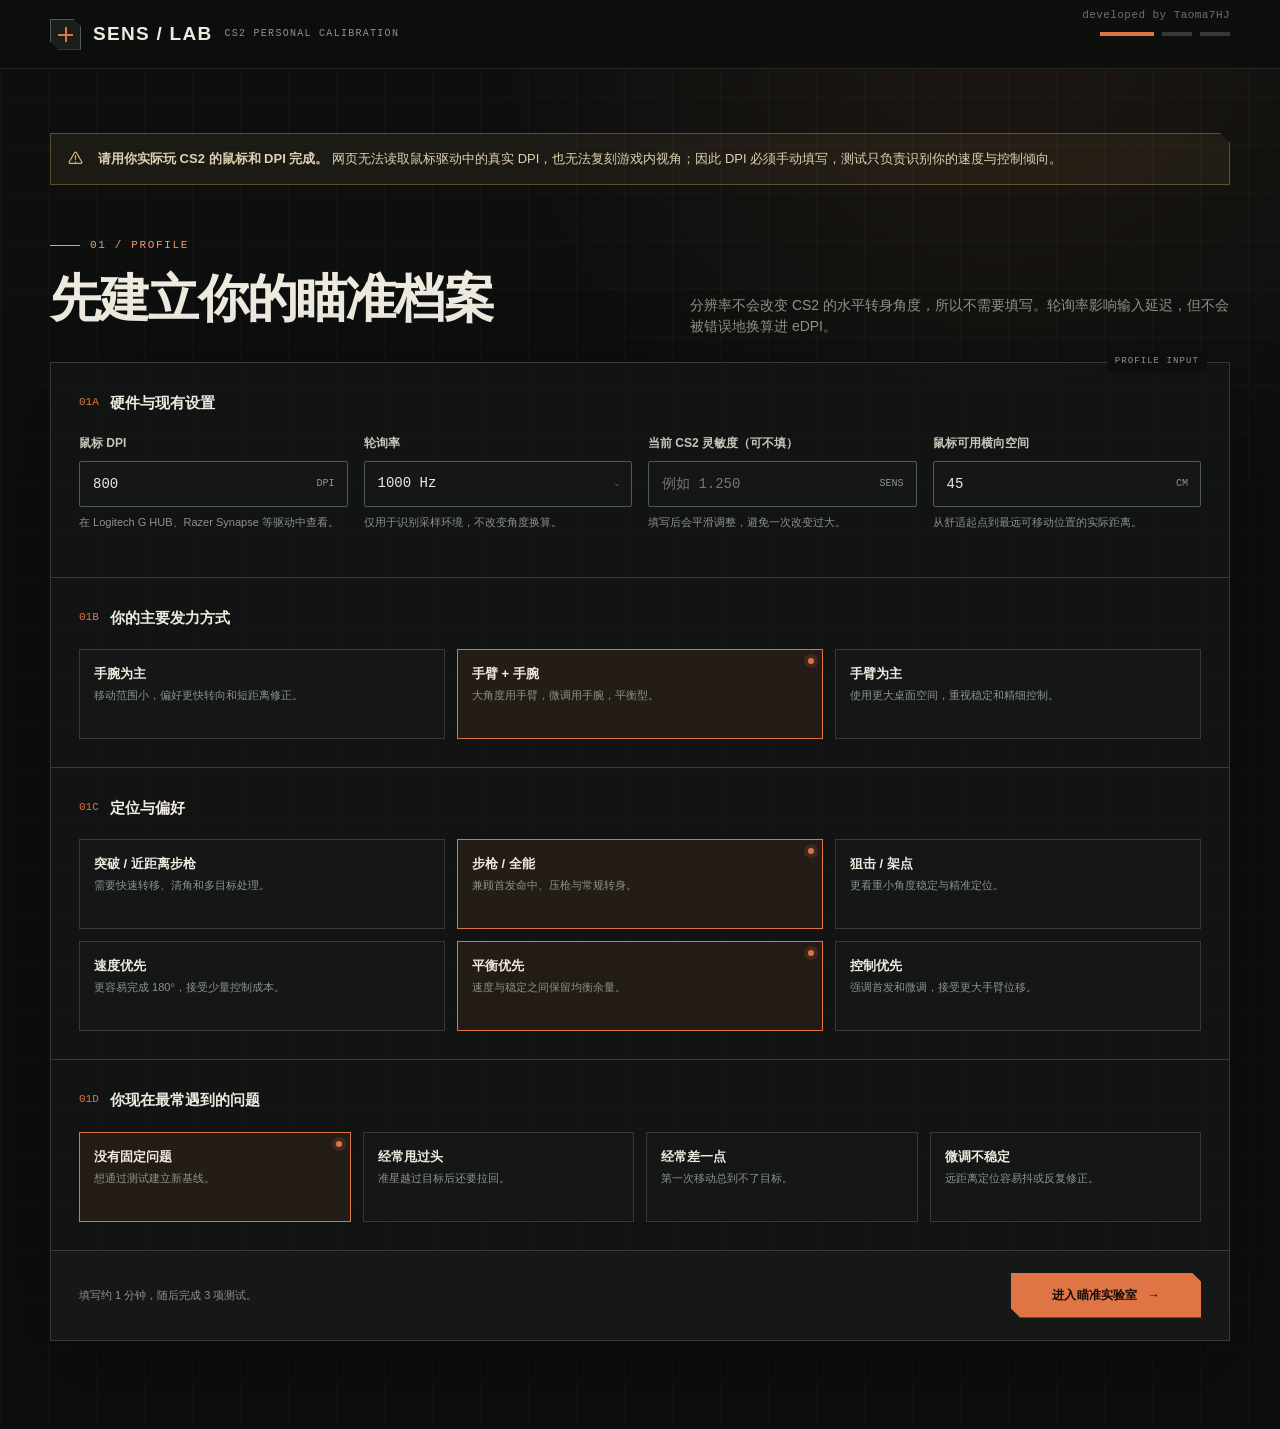
<file: web/modules/cs2-sensitivity/legacy-share.html>
<!doctype html>
<html lang="zh-CN">
<head>
  <meta charset="utf-8">
  <meta name="viewport" content="width=device-width, initial-scale=1">
  <meta name="color-scheme" content="dark">
  <meta name="theme-color" content="#0d0f0e">
  <title>CS2 SENS / LAB — 专属灵敏度生成器</title>
  <style>
    :root {
      --ink: #0d0f0e;
      --ink-2: #141715;
      --ink-3: #1b1f1c;
      --panel: #20241f;
      --line: #353a34;
      --line-strong: #535a51;
      --paper: #eeeae0;
      --paper-2: #c8c5bb;
      --muted: #8e938a;
      --orange: #df7444;
      --orange-soft: #f09a6f;
      --green: #a9c887;
      --red: #e06e5f;
      --amber: #d8b46a;
      --shadow: 0 24px 80px rgba(0, 0, 0, .34);
      --sans: -apple-system, BlinkMacSystemFont, "Segoe UI", "Noto Sans SC", "PingFang SC", "Microsoft YaHei", sans-serif;
      --display: Impact, Haettenschweiler, "Arial Narrow Bold", "Segoe UI Black", sans-serif;
      --mono: ui-monospace, "SFMono-Regular", Menlo, Monaco, Consolas, monospace;
    }

    * { box-sizing: border-box; }
    html { scroll-behavior: smooth; }

    body {
      margin: 0;
      min-width: 320px;
      min-height: 100vh;
      overflow-x: hidden;
      color: var(--paper);
      background:
        linear-gradient(rgba(255,255,255,.018) 1px, transparent 1px),
        linear-gradient(90deg, rgba(255,255,255,.018) 1px, transparent 1px),
        radial-gradient(circle at 78% 0%, rgba(223,116,68,.08), transparent 32rem),
        var(--ink);
      background-size: 48px 48px, 48px 48px, auto, auto;
      font-family: var(--sans);
      line-height: 1.55;
      -webkit-font-smoothing: antialiased;
    }

    button, input, select { font: inherit; }
    button { color: inherit; }
    button, label, select { -webkit-tap-highlight-color: transparent; }
    button:focus-visible, input:focus-visible, select:focus-visible, a:focus-visible {
      outline: 2px solid var(--orange-soft);
      outline-offset: 3px;
    }

    .shell { width: min(1180px, calc(100% - 40px)); margin: 0 auto; }

    .topbar {
      position: sticky;
      z-index: 50;
      top: 0;
      border-bottom: 1px solid rgba(238,234,224,.11);
      background: rgba(13,15,14,.9);
      backdrop-filter: blur(16px);
    }

    .topbar-inner {
      min-height: 68px;
      display: flex;
      align-items: center;
      justify-content: space-between;
      gap: 24px;
      position: relative;
    }

    .developer-watermark {
      position: absolute;
      right: 0;
      top: 7px;
      color: var(--muted);
      font-size: 11px;
      font-family: var(--mono);
      letter-spacing: 0.04em;
      pointer-events: none;
      opacity: 0.75;
      user-select: none;
    }

    .brand {
      display: inline-flex;
      align-items: center;
      gap: 12px;
      color: var(--paper);
      text-decoration: none;
      letter-spacing: .08em;
    }

    .brand-mark {
      position: relative;
      width: 31px;
      height: 31px;
      border: 1px solid var(--line-strong);
      background: var(--ink-3);
      clip-path: polygon(0 0, calc(100% - 8px) 0, 100% 8px, 100% 100%, 8px 100%, 0 calc(100% - 8px));
    }

    .brand-mark::before,
    .brand-mark::after {
      content: "";
      position: absolute;
      background: var(--orange);
    }

    .brand-mark::before { width: 15px; height: 2px; left: 7px; top: 14px; }
    .brand-mark::after { width: 2px; height: 15px; left: 14px; top: 7px; }
    .brand strong { font-family: var(--display); font-size: 19px; font-weight: 700; }
    .brand span { color: var(--muted); font-family: var(--mono); font-size: 10px; }

    .stepper { display: flex; align-items: center; gap: 8px; }
    .step-dot {
      width: 30px;
      height: 4px;
      border: 0;
      background: var(--line);
      transition: width 180ms ease, background 180ms ease;
    }
    .step-dot.is-active { width: 54px; background: var(--orange); }
    .step-dot.is-done { background: var(--green); }

    main { padding: 64px 0 88px; }
    .view { display: none; animation: reveal 320ms ease both; }
    .view.is-active { display: block; }
    @keyframes reveal { from { opacity: 0; transform: translateY(8px); } }

    .eyebrow {
      display: flex;
      align-items: center;
      gap: 10px;
      margin-bottom: 18px;
      color: var(--orange-soft);
      font-family: var(--mono);
      font-size: 11px;
      letter-spacing: .15em;
      text-transform: uppercase;
    }

    .eyebrow::before { content: ""; width: 30px; height: 1px; background: currentColor; }

    h2, h3, p { margin-top: 0; }
    h2, h3 { text-wrap: balance; }
    h2 { margin-bottom: 12px; font-size: clamp(30px, 4vw, 52px); line-height: 1.05; letter-spacing: -.035em; }
    h3 { margin-bottom: 7px; font-size: 17px; line-height: 1.3; }

    .notice {
      display: flex;
      gap: 14px;
      align-items: flex-start;
      padding: 15px 16px;
      border: 1px solid rgba(216,180,106,.34);
      color: #dfd1b3;
      background: rgba(216,180,106,.065);
      font-size: 13px;
      clip-path: polygon(0 0, calc(100% - 10px) 0, 100% 10px, 100% 100%, 0 100%);
    }

    .notice svg { flex: 0 0 auto; margin-top: 1px; color: var(--amber); }

    .section-head {
      display: flex;
      align-items: end;
      justify-content: space-between;
      gap: 28px;
      margin-bottom: 24px;
    }
    .section-head p { max-width: 540px; margin-bottom: 0; color: var(--muted); font-size: 14px; }

    .form-panel {
      position: relative;
      border: 1px solid var(--line);
      background: rgba(20,23,21,.78);
      box-shadow: var(--shadow);
    }

    .form-panel::before {
      content: "PROFILE INPUT";
      position: absolute;
      top: -11px;
      right: 22px;
      padding: 3px 8px;
      color: var(--muted);
      background: var(--ink);
      font-family: var(--mono);
      font-size: 9px;
      letter-spacing: .12em;
    }

    .form-section { padding: 28px; border-bottom: 1px solid var(--line); }
    .form-section:last-of-type { border-bottom: 0; }
    .form-section-title { display: flex; align-items: center; gap: 11px; margin-bottom: 20px; }
    .form-index { color: var(--orange); font-family: var(--mono); font-size: 11px; }
    .form-section-title strong { font-size: 15px; }

    .field-grid { display: grid; grid-template-columns: repeat(4, minmax(0, 1fr)); gap: 16px; }
    .field { display: flex; flex-direction: column; gap: 8px; }
    .field label, .group-label { color: var(--paper-2); font-size: 12px; font-weight: 650; }
    .field-hint { min-height: 34px; margin: 0; color: var(--muted); font-size: 11px; line-height: 1.45; }

    .input-wrap { position: relative; }
    .input-wrap input,
    .input-wrap select {
      width: 100%;
      height: 46px;
      padding: 0 48px 0 13px;
      border: 1px solid var(--line-strong);
      border-radius: 2px;
      color: var(--paper);
      background: var(--ink-2);
      font-family: var(--mono);
      font-size: 14px;
      transition: border-color 150ms ease, background 150ms ease;
    }
    .input-wrap input:hover, .input-wrap select:hover { border-color: #70776d; }
    .input-wrap input:focus, .input-wrap select:focus { border-color: var(--orange); background: #181b19; outline: none; }
    .input-unit { position: absolute; right: 13px; top: 50%; color: var(--muted); font-family: var(--mono); font-size: 10px; transform: translateY(-50%); pointer-events: none; }
    .input-wrap select { appearance: none; }

    .choice-grid { display: grid; grid-template-columns: repeat(3, minmax(0, 1fr)); gap: 12px; }
    .choice-grid.four { grid-template-columns: repeat(4, minmax(0, 1fr)); }
    .choice { position: relative; }
    .choice input { position: absolute; opacity: 0; pointer-events: none; }
    .choice label {
      display: block;
      min-height: 90px;
      padding: 14px;
      border: 1px solid var(--line);
      background: var(--ink-2);
      cursor: pointer;
      transition: border-color 150ms ease, background 150ms ease, transform 150ms ease;
    }
    .choice label:hover { border-color: var(--line-strong); transform: translateY(-2px); }
    .choice input:checked + label { border-color: var(--orange); background: rgba(223,116,68,.085); }
    .choice input:focus-visible + label { outline: 2px solid var(--orange-soft); outline-offset: 3px; }
    .choice strong { display: block; margin-bottom: 4px; color: var(--paper); font-size: 13px; }
    .choice span { display: block; color: var(--muted); font-size: 11px; line-height: 1.45; }
    .choice input:checked + label::after {
      content: "";
      position: absolute;
      top: 9px;
      right: 9px;
      width: 6px;
      height: 6px;
      border-radius: 50%;
      background: var(--orange);
      box-shadow: 0 0 0 4px rgba(223,116,68,.14);
    }

    .form-actions {
      display: flex;
      align-items: center;
      justify-content: space-between;
      gap: 20px;
      padding: 22px 28px;
      background: rgba(255,255,255,.016);
    }
    .form-actions p { margin: 0; color: var(--muted); font-size: 11px; }

    .btn {
      min-height: 45px;
      display: inline-flex;
      align-items: center;
      justify-content: center;
      gap: 10px;
      padding: 0 19px;
      border: 1px solid var(--line-strong);
      color: var(--paper);
      background: var(--ink-3);
      cursor: pointer;
      font-size: 12px;
      font-weight: 720;
      letter-spacing: .02em;
      transition: transform 150ms ease, border-color 150ms ease, background 150ms ease, color 150ms ease;
      clip-path: polygon(0 0, calc(100% - 9px) 0, 100% 9px, 100% 100%, 9px 100%, 0 calc(100% - 9px));
    }
    .btn:hover:not(:disabled) { border-color: var(--paper-2); background: #292e29; transform: translateY(-2px); }
    .btn:active:not(:disabled) { transform: translateY(0); }
    .btn-primary { min-width: 190px; border-color: var(--orange); color: #140c08; background: var(--orange); }
    .btn-primary:hover:not(:disabled) { border-color: var(--orange-soft); background: var(--orange-soft); }
    .btn:disabled { opacity: .36; cursor: not-allowed; }
    .btn-ghost { border-color: transparent; color: var(--muted); background: transparent; clip-path: none; }
    .btn-ghost:hover:not(:disabled) { color: var(--paper); background: rgba(255,255,255,.04); }

    .lab-layout { display: grid; grid-template-columns: minmax(0, 1fr) 280px; gap: 22px; align-items: start; }
    .lab-main { min-width: 0; }

    .arena-shell {
      overflow: hidden;
      border: 1px solid var(--line-strong);
      background: #101310;
      box-shadow: var(--shadow);
      clip-path: polygon(0 0, calc(100% - 16px) 0, 100% 16px, 100% 100%, 0 100%);
    }
    .arena-toolbar {
      min-height: 54px;
      display: flex;
      align-items: center;
      justify-content: space-between;
      gap: 20px;
      padding: 0 17px;
      border-bottom: 1px solid var(--line);
      background: var(--ink-2);
    }
    .arena-title { display: flex; align-items: center; gap: 10px; }
    .live-dot { width: 7px; height: 7px; border-radius: 50%; background: var(--muted); }
    .live-dot.is-live { background: var(--orange); box-shadow: 0 0 0 5px rgba(223,116,68,.13); }
    .arena-title strong { font-size: 12px; }
    .arena-title span { color: var(--muted); font-family: var(--mono); font-size: 9px; }
    .arena-metrics { display: flex; align-items: center; gap: 22px; }
    .arena-metric { text-align: right; }
    .arena-metric span { display: block; color: var(--muted); font-family: var(--mono); font-size: 8px; letter-spacing: .12em; }
    .arena-metric strong { display: block; min-width: 48px; font-family: var(--mono); font-size: 15px; font-variant-numeric: tabular-nums; }

    .arena {
      position: relative;
      height: min(56vw, 520px);
      min-height: 390px;
      overflow: hidden;
      touch-action: none;
      user-select: none;
      background:
        linear-gradient(rgba(255,255,255,.022) 1px, transparent 1px),
        linear-gradient(90deg, rgba(255,255,255,.022) 1px, transparent 1px),
        radial-gradient(circle at center, rgba(255,255,255,.028), transparent 50%),
        #101310;
      background-size: 40px 40px, 40px 40px, auto, auto;
      cursor: none;
    }
    .arena::before, .arena::after { content: ""; position: absolute; z-index: 1; pointer-events: none; background: rgba(223,116,68,.12); }
    .arena::before { left: 50%; top: 0; bottom: 0; width: 1px; }
    .arena::after { left: 0; right: 0; top: 50%; height: 1px; }

    .arena-id {
      position: absolute;
      z-index: 2;
      right: 15px;
      bottom: 12px;
      color: rgba(238,234,224,.24);
      font-family: var(--mono);
      font-size: 8px;
      letter-spacing: .16em;
      pointer-events: none;
    }

    .target {
      position: absolute;
      z-index: 7;
      display: none;
      width: 48px;
      height: 48px;
      border: 2px solid var(--orange-soft);
      border-radius: 50%;
      background: rgba(223,116,68,.13);
      box-shadow: 0 0 0 7px rgba(223,116,68,.055), inset 0 0 0 1px rgba(255,255,255,.18);
      transform: translate(-50%, -50%);
      pointer-events: none;
    }
    .target::before, .target::after { content: ""; position: absolute; left: 50%; top: 50%; background: var(--orange-soft); transform: translate(-50%, -50%); }
    .target::before { width: 12px; height: 2px; }
    .target::after { width: 2px; height: 12px; }
    .target.is-visible { display: block; }
    .target.is-contact { border-color: var(--green); background: rgba(169,200,135,.18); box-shadow: 0 0 0 9px rgba(169,200,135,.07); }

    .aim-cursor {
      position: absolute;
      z-index: 12;
      left: 0;
      top: 0;
      width: 34px;
      height: 34px;
      opacity: 0;
      transform: translate(-50%, -50%);
      pointer-events: none;
      transition: opacity 80ms linear;
      filter: drop-shadow(0 1px 1px rgba(0,0,0,.8));
    }
    .aim-cursor.is-visible { opacity: 1; }
    .aim-cursor i { position: absolute; display: block; background: #ecf2e7; }
    .aim-cursor .h1 { width: 10px; height: 2px; left: 0; top: 16px; }
    .aim-cursor .h2 { width: 10px; height: 2px; right: 0; top: 16px; }
    .aim-cursor .v1 { width: 2px; height: 10px; left: 16px; top: 0; }
    .aim-cursor .v2 { width: 2px; height: 10px; left: 16px; bottom: 0; }
    .aim-cursor::after { content: ""; position: absolute; left: 15px; top: 15px; width: 4px; height: 4px; border-radius: 50%; background: var(--orange-soft); }

    .arena-overlay {
      position: absolute;
      z-index: 20;
      inset: 0;
      display: flex;
      align-items: center;
      justify-content: center;
      padding: 26px;
      text-align: center;
      background: rgba(10,12,10,.88);
      backdrop-filter: blur(6px);
      cursor: default;
    }
    .arena-overlay[hidden] { display: none; }
    .overlay-content { max-width: 470px; }
    .overlay-kicker { margin-bottom: 11px; color: var(--orange-soft); font-family: var(--mono); font-size: 9px; letter-spacing: .16em; }
    .overlay-number { min-height: 82px; margin: 0; font-family: var(--display); font-size: 88px; line-height: .9; font-variant-numeric: tabular-nums; }
    .overlay-title { margin-bottom: 8px; font-size: 25px; }
    .overlay-copy { margin: 0 auto 18px; color: var(--muted); font-size: 13px; text-wrap: pretty; }
    .overlay-result { display: flex; justify-content: center; gap: 18px; margin: 20px 0; }
    .overlay-result div { min-width: 92px; padding: 10px; border: 1px solid var(--line); background: rgba(255,255,255,.025); }
    .overlay-result span { display: block; color: var(--muted); font-family: var(--mono); font-size: 8px; }
    .overlay-result strong { font-family: var(--mono); font-size: 18px; font-variant-numeric: tabular-nums; }

    .test-list { display: grid; gap: 10px; margin-top: 16px; }
    .test-card {
      position: relative;
      padding: 17px 16px;
      border: 1px solid var(--line);
      background: var(--ink-2);
      transition: border-color 150ms ease, transform 150ms ease;
    }
    .test-card:hover { border-color: var(--line-strong); transform: translateY(-1px); }
    .test-card.is-active { border-color: var(--orange); }
    .test-card.is-complete { border-color: rgba(169,200,135,.5); }
    .test-card-top { display: flex; align-items: start; justify-content: space-between; gap: 12px; }
    .test-number { color: var(--orange); font-family: var(--mono); font-size: 9px; }
    .test-card h3 { margin: 5px 0 4px; font-size: 14px; }
    .test-card p { margin: 0 0 14px; color: var(--muted); font-size: 11px; }
    .test-status { color: var(--muted); font-family: var(--mono); font-size: 9px; white-space: nowrap; }
    .test-card.is-complete .test-status { color: var(--green); }
    .test-score { display: none; grid-template-columns: repeat(2, 1fr); gap: 6px; margin-bottom: 12px; }
    .test-card.is-complete .test-score { display: grid; }
    .test-score span { padding: 7px; color: var(--muted); background: rgba(255,255,255,.025); font-family: var(--mono); font-size: 8px; }
    .test-score b { display: block; margin-top: 2px; color: var(--paper); font-size: 11px; font-weight: 500; }
    .test-card .btn { width: 100%; min-height: 37px; padding: 0 12px; font-size: 10px; }

    .lab-side {
      position: sticky;
      top: 90px;
      border-top: 2px solid var(--orange);
      background: var(--ink-2);
    }
    .side-section { padding: 18px; border: 1px solid var(--line); border-top: 0; }
    .side-label { display: block; margin-bottom: 10px; color: var(--muted); font-family: var(--mono); font-size: 9px; letter-spacing: .12em; }
    .profile-mini { display: grid; grid-template-columns: 1fr auto; gap: 9px 12px; margin: 0; }
    .profile-mini dt { color: var(--muted); font-size: 11px; }
    .profile-mini dd { margin: 0; font-family: var(--mono); font-size: 11px; text-align: right; }
    .progress-track { height: 5px; overflow: hidden; background: var(--line); }
    .progress-fill { width: 0; height: 100%; background: var(--green); transition: width 220ms ease; }
    .side-actions { display: grid; gap: 8px; margin-top: 12px; }
    .side-actions .btn { width: 100%; }

    .result-hero {
      position: relative;
      overflow: hidden;
      display: grid;
      grid-template-columns: minmax(0, 1.15fr) minmax(260px, .85fr);
      border: 1px solid var(--line-strong);
      background: var(--ink-2);
      box-shadow: var(--shadow);
    }
    .result-hero::after {
      content: "";
      position: absolute;
      width: 420px;
      height: 420px;
      right: -220px;
      top: -220px;
      border: 1px solid rgba(223,116,68,.22);
      border-radius: 50%;
      box-shadow: 0 0 0 50px rgba(223,116,68,.025), 0 0 0 100px rgba(223,116,68,.018);
      pointer-events: none;
    }
    .result-primary { padding: clamp(28px, 5vw, 54px); border-right: 1px solid var(--line); }
    .result-label { margin-bottom: 10px; color: var(--orange-soft); font-family: var(--mono); font-size: 10px; letter-spacing: .14em; }
    .sens-number {
      margin: 0;
      font-family: var(--display);
      font-size: clamp(92px, 15vw, 176px);
      line-height: .84;
      letter-spacing: -.035em;
      font-variant-numeric: tabular-nums;
    }
    .sens-unit { margin: 16px 0 25px; color: var(--muted); font-size: 12px; }
    .command-box {
      display: grid;
      grid-template-columns: 1fr auto;
      gap: 10px;
      align-items: center;
      padding: 10px 10px 10px 15px;
      border: 1px solid var(--line-strong);
      background: #0e110f;
    }
    .command-box code { overflow: hidden; color: var(--green); font-family: var(--mono); font-size: clamp(12px, 2vw, 15px); text-overflow: ellipsis; white-space: nowrap; }
    .command-box .btn { min-height: 35px; padding: 0 12px; }

    .result-side { position: relative; z-index: 2; display: grid; grid-template-rows: repeat(3, 1fr); }
    .result-metric { display: flex; flex-direction: column; justify-content: center; padding: 25px 30px; border-bottom: 1px solid var(--line); }
    .result-metric:last-child { border-bottom: 0; }
    .result-metric span { color: var(--muted); font-family: var(--mono); font-size: 9px; letter-spacing: .12em; }
    .result-metric strong { margin: 4px 0 2px; font-family: var(--mono); font-size: 24px; font-variant-numeric: tabular-nums; }
    .result-metric small { color: var(--paper-2); font-size: 10px; }

    .result-grid { display: grid; grid-template-columns: 1.1fr .9fr; gap: 20px; margin-top: 20px; }
    .result-card { border: 1px solid var(--line); background: var(--ink-2); }
    .result-card-head { display: flex; align-items: center; justify-content: space-between; gap: 12px; padding: 16px 19px; border-bottom: 1px solid var(--line); }
    .result-card-head h3 { margin: 0; font-size: 14px; }
    .result-card-head span { color: var(--muted); font-family: var(--mono); font-size: 8px; }
    .result-card-body { padding: 19px; }

    .range-list { display: grid; gap: 9px; }
    .range-option { display: grid; grid-template-columns: 1fr auto; gap: 14px; align-items: center; padding: 13px; border: 1px solid var(--line); background: rgba(255,255,255,.018); }
    .range-option.is-main { border-color: rgba(223,116,68,.55); background: rgba(223,116,68,.055); }
    .range-option strong { display: block; margin-bottom: 2px; font-size: 12px; }
    .range-option span { display: block; color: var(--muted); font-size: 10px; }
    .range-option b { color: var(--paper); font-family: var(--mono); font-size: 18px; font-weight: 500; font-variant-numeric: tabular-nums; }

    .reason-list { display: grid; gap: 12px; margin: 0; padding: 0; list-style: none; }
    .reason-list li { position: relative; padding-left: 18px; color: var(--paper-2); font-size: 12px; }
    .reason-list li::before { content: ""; position: absolute; left: 0; top: .62em; width: 7px; height: 1px; background: var(--orange); }

    .apply-steps { counter-reset: apply; display: grid; gap: 10px; }
    .apply-step { position: relative; min-height: 55px; padding: 11px 12px 11px 48px; border: 1px solid var(--line); color: var(--paper-2); font-size: 11px; }
    .apply-step::before { counter-increment: apply; content: "0" counter(apply); position: absolute; left: 13px; top: 13px; color: var(--orange); font-family: var(--mono); font-size: 10px; }
    .apply-step strong { display: block; margin-bottom: 2px; color: var(--paper); font-size: 12px; }

    .method-note { margin-top: 20px; padding: 16px 18px; border-left: 2px solid var(--green); color: var(--muted); background: rgba(169,200,135,.04); font-size: 11px; }
    .method-note strong { color: var(--paper-2); }

    .result-actions { display: flex; align-items: center; justify-content: space-between; gap: 14px; margin-top: 24px; }
    .result-actions div { display: flex; gap: 8px; }

    .toast {
      position: fixed;
      z-index: 100;
      left: 50%;
      bottom: 28px;
      padding: 11px 15px;
      border: 1px solid rgba(169,200,135,.5);
      color: #dbeacf;
      background: #1b251a;
      box-shadow: 0 15px 45px rgba(0,0,0,.4);
      font-size: 11px;
      opacity: 0;
      transform: translate(-50%, 10px);
      pointer-events: none;
      transition: opacity 160ms ease, transform 160ms ease;
    }
    .toast.is-visible { opacity: 1; transform: translate(-50%, 0); }

    .mobile-warning { display: none; margin-bottom: 18px; }
    .sr-only { position: absolute; width: 1px; height: 1px; padding: 0; margin: -1px; overflow: hidden; clip: rect(0,0,0,0); white-space: nowrap; border: 0; }

    @media (max-width: 980px) {
      .field-grid { grid-template-columns: repeat(2, 1fr); }
      .lab-layout { grid-template-columns: 1fr; }
      .lab-side { position: static; display: grid; grid-template-columns: 1fr 1.4fr; border-top: 2px solid var(--orange); }
      .side-section { border-top: 0; }
      .test-list { grid-template-columns: repeat(3, 1fr); }
      .result-grid { grid-template-columns: 1fr; }
    }

    @media (max-width: 720px) {
      .shell { width: min(100% - 24px, 1180px); }
      .topbar-inner { min-height: 60px; }
      .brand span { display: none; }
      .step-dot { width: 18px; }
      .step-dot.is-active { width: 34px; }
      main { padding-top: 42px; }
      .section-head { display: block; }
      .section-head p { margin-top: 10px; }
      .field-grid, .choice-grid, .choice-grid.four { grid-template-columns: 1fr; }
      .choice label { min-height: 74px; }
      .form-section { padding: 21px 17px; }
      .form-actions { align-items: stretch; flex-direction: column; padding: 18px 17px; }
      .form-actions .btn { width: 100%; }
      .developer-watermark { top: 9px; right: 0; font-size: 10px; }
      .mobile-warning { display: flex; }
      .arena { min-height: 350px; height: 62vh; }
      .arena-toolbar { padding: 0 11px; }
      .arena-metrics { gap: 10px; }
      .arena-metric:first-child { display: none; }
      .test-list { grid-template-columns: 1fr; }
      .lab-side { grid-template-columns: 1fr; }
      .result-hero { grid-template-columns: 1fr; }
      .result-primary { border-right: 0; border-bottom: 1px solid var(--line); }
      .result-side { grid-template-columns: repeat(3, 1fr); grid-template-rows: 1fr; }
      .result-metric { padding: 17px 13px; border-right: 1px solid var(--line); border-bottom: 0; }
      .result-metric:last-child { border-right: 0; }
      .result-metric strong { font-size: 16px; }
      .result-actions { align-items: stretch; flex-direction: column; }
      .result-actions div { display: grid; grid-template-columns: 1fr 1fr; }
      .result-actions .btn { width: 100%; }
    }

    @media (prefers-reduced-motion: reduce) {
      *, *::before, *::after { scroll-behavior: auto !important; animation-duration: .01ms !important; animation-iteration-count: 1 !important; transition-duration: .01ms !important; }
    }
  </style>
</head>
<body>
  <header class="topbar">
    <div class="shell topbar-inner">
      <a class="brand" href="#" aria-label="返回配置页" id="brandHome">
        <span class="brand-mark" aria-hidden="true"></span>
        <strong>SENS / LAB</strong>
        <span>CS2 PERSONAL CALIBRATION</span>
      </a>
      <nav class="stepper" aria-label="生成进度">
        <span class="step-dot is-active" data-step="profile" title="个人配置"></span>
        <span class="step-dot" data-step="lab" title="测试实验室"></span>
        <span class="step-dot" data-step="result" title="生成结果"></span>
      </nav>
      <div class="developer-watermark">developed by Taoma7HJ</div>
    </div>
  </header>

  <main class="shell">
    <section class="view is-active" id="view-profile" data-view="profile">
      <div class="notice" role="note">
        <svg width="17" height="17" viewBox="0 0 24 24" fill="none" aria-hidden="true"><path d="M12 8v5m0 3.5v.01M4.6 19h14.8a1.6 1.6 0 0 0 1.39-2.4L13.39 3.8a1.6 1.6 0 0 0-2.78 0L3.21 16.6A1.6 1.6 0 0 0 4.6 19Z" stroke="currentColor" stroke-width="1.7" stroke-linecap="round"/></svg>
        <div><strong>请用你实际玩 CS2 的鼠标和 DPI 完成。</strong> 网页无法读取鼠标驱动中的真实 DPI，也无法复刻游戏内视角；因此 DPI 必须手动填写，测试只负责识别你的速度与控制倾向。</div>
      </div>

      <div class="section-head" style="margin-top: 52px;">
        <div><div class="eyebrow">01 / profile</div><h2>先建立你的瞄准档案</h2></div>
        <p>分辨率不会改变 CS2 的水平转身角度，所以不需要填写。轮询率影响输入延迟，但不会被错误地换算进 eDPI。</p>
      </div>

      <form class="form-panel" id="profileForm" novalidate>
        <div class="form-section">
          <div class="form-section-title"><span class="form-index">01A</span><strong>硬件与现有设置</strong></div>
          <div class="field-grid">
            <div class="field">
              <label for="dpi">鼠标 DPI</label>
              <div class="input-wrap"><input id="dpi" name="dpi" type="number" min="100" max="32000" step="50" value="800" required inputmode="numeric"><span class="input-unit">DPI</span></div>
              <p class="field-hint">在 Logitech G HUB、Razer Synapse 等驱动中查看。</p>
            </div>
            <div class="field">
              <label for="polling">轮询率</label>
              <div class="input-wrap"><select id="polling" name="polling"><option value="125">125 Hz</option><option value="250">250 Hz</option><option value="500">500 Hz</option><option value="1000" selected>1000 Hz</option><option value="2000">2000 Hz</option><option value="4000">4000 Hz</option><option value="8000">8000 Hz</option></select><span class="input-unit">⌄</span></div>
              <p class="field-hint">仅用于识别采样环境，不改变角度换算。</p>
            </div>
            <div class="field">
              <label for="currentSens">当前 CS2 灵敏度（可不填）</label>
              <div class="input-wrap"><input id="currentSens" name="currentSens" type="number" min="0.1" max="8" step="0.001" placeholder="例如 1.250" inputmode="decimal"><span class="input-unit">SENS</span></div>
              <p class="field-hint">填写后会平滑调整，避免一次改变过大。</p>
            </div>
            <div class="field">
              <label for="padWidth">鼠标可用横向空间</label>
              <div class="input-wrap"><input id="padWidth" name="padWidth" type="number" min="15" max="120" step="1" value="45" required inputmode="decimal"><span class="input-unit">CM</span></div>
              <p class="field-hint">从舒适起点到最远可移动位置的实际距离。</p>
            </div>
          </div>
        </div>

        <div class="form-section">
          <div class="form-section-title"><span class="form-index">01B</span><strong>你的主要发力方式</strong></div>
          <div class="choice-grid">
            <div class="choice"><input id="aim-wrist" name="aimStyle" value="wrist" type="radio"><label for="aim-wrist"><strong>手腕为主</strong><span>移动范围小，偏好更快转向和短距离修正。</span></label></div>
            <div class="choice"><input id="aim-hybrid" name="aimStyle" value="hybrid" type="radio" checked><label for="aim-hybrid"><strong>手臂 + 手腕</strong><span>大角度用手臂，微调用手腕，平衡型。</span></label></div>
            <div class="choice"><input id="aim-arm" name="aimStyle" value="arm" type="radio"><label for="aim-arm"><strong>手臂为主</strong><span>使用更大桌面空间，重视稳定和精细控制。</span></label></div>
          </div>
        </div>

        <div class="form-section">
          <div class="form-section-title"><span class="form-index">01C</span><strong>定位与偏好</strong></div>
          <div class="choice-grid">
            <div class="choice"><input id="role-entry" name="role" value="entry" type="radio"><label for="role-entry"><strong>突破 / 近距离步枪</strong><span>需要快速转移、清角和多目标处理。</span></label></div>
            <div class="choice"><input id="role-rifle" name="role" value="rifle" type="radio" checked><label for="role-rifle"><strong>步枪 / 全能</strong><span>兼顾首发命中、压枪与常规转身。</span></label></div>
            <div class="choice"><input id="role-awp" name="role" value="awp" type="radio"><label for="role-awp"><strong>狙击 / 架点</strong><span>更看重小角度稳定与精准定位。</span></label></div>
          </div>
          <div class="choice-grid" style="margin-top: 12px;">
            <div class="choice"><input id="priority-speed" name="priority" value="speed" type="radio"><label for="priority-speed"><strong>速度优先</strong><span>更容易完成 180°，接受少量控制成本。</span></label></div>
            <div class="choice"><input id="priority-balance" name="priority" value="balance" type="radio" checked><label for="priority-balance"><strong>平衡优先</strong><span>速度与稳定之间保留均衡余量。</span></label></div>
            <div class="choice"><input id="priority-control" name="priority" value="control" type="radio"><label for="priority-control"><strong>控制优先</strong><span>强调首发和微调，接受更大手臂位移。</span></label></div>
          </div>
        </div>

        <div class="form-section">
          <div class="form-section-title"><span class="form-index">01D</span><strong>你现在最常遇到的问题</strong></div>
          <div class="choice-grid four">
            <div class="choice"><input id="issue-none" name="issue" value="none" type="radio" checked><label for="issue-none"><strong>没有固定问题</strong><span>想通过测试建立新基线。</span></label></div>
            <div class="choice"><input id="issue-over" name="issue" value="overshoot" type="radio"><label for="issue-over"><strong>经常甩过头</strong><span>准星越过目标后还要拉回。</span></label></div>
            <div class="choice"><input id="issue-under" name="issue" value="undershoot" type="radio"><label for="issue-under"><strong>经常差一点</strong><span>第一次移动总到不了目标。</span></label></div>
            <div class="choice"><input id="issue-shaky" name="issue" value="shaky" type="radio"><label for="issue-shaky"><strong>微调不稳定</strong><span>远距离定位容易抖或反复修正。</span></label></div>
          </div>
        </div>

        <div class="form-actions">
          <p id="formError" role="alert">填写约 1 分钟，随后完成 3 项测试。</p>
          <button class="btn btn-primary" type="submit">进入瞄准实验室 <span aria-hidden="true">→</span></button>
        </div>
      </form>
    </section>

    <section class="view" id="view-lab" data-view="lab">
      <div class="section-head">
        <div><div class="eyebrow">02 / aim lab</div><h2>三项测试，触碰即命中</h2></div>
        <p>点击“开始”只用于启动测试。倒计时结束后，无需再点击鼠标；让准星移动到目标上即可。每项约 20 秒。</p>
      </div>

      <div class="notice mobile-warning" role="note">
        <svg width="17" height="17" viewBox="0 0 24 24" fill="none" aria-hidden="true"><path d="M12 8v5m0 3.5v.01M4.6 19h14.8a1.6 1.6 0 0 0 1.39-2.4L13.39 3.8a1.6 1.6 0 0 0-2.78 0L3.21 16.6A1.6 1.6 0 0 0 4.6 19Z" stroke="currentColor" stroke-width="1.7" stroke-linecap="round"/></svg>
        <div>手机可以预览界面，但校准必须在电脑上使用鼠标完成，触控结果不会用于可靠推荐。</div>
      </div>

      <div class="lab-layout">
        <div class="lab-main">
          <div class="arena-shell">
            <div class="arena-toolbar">
              <div class="arena-title"><span class="live-dot" id="liveDot"></span><div><strong id="arenaTitle">等待选择测试</strong><span id="arenaSubtitle">READY / 00</span></div></div>
              <div class="arena-metrics">
                <div class="arena-metric"><span>STATUS</span><strong id="arenaStatus">READY</strong></div>
                <div class="arena-metric"><span>HITS</span><strong id="arenaHits">00</strong></div>
                <div class="arena-metric"><span>TIME</span><strong id="arenaTime">20.0</strong></div>
              </div>
            </div>
            <div class="arena" id="arena" tabindex="0" aria-label="瞄准测试区域">
              <div class="target" id="target" aria-hidden="true"></div>
              <div class="aim-cursor" id="aimCursor" aria-hidden="true"><i class="h1"></i><i class="h2"></i><i class="v1"></i><i class="v2"></i></div>
              <div class="arena-id">CALIBRATION FIELD / POINTER INPUT</div>
              <div class="arena-overlay" id="arenaOverlay">
                <div class="overlay-content" id="overlayContent">
                  <div class="overlay-kicker">SENS / LAB READY</div>
                  <h3 class="overlay-title">先从右侧选择一项测试</h3>
                  <p class="overlay-copy">测试会在 3 秒倒计时后开始。鼠标进入目标范围即判定命中，不需要点击。</p>
                </div>
              </div>
            </div>
          </div>
        </div>

        <aside class="lab-side">
          <div class="side-section">
            <span class="side-label">CURRENT PROFILE</span>
            <dl class="profile-mini">
              <dt>DPI</dt><dd id="miniDpi">800</dd>
              <dt>轮询率</dt><dd id="miniPolling">1000 Hz</dd>
              <dt>发力方式</dt><dd id="miniAim">混合</dd>
              <dt>横向空间</dt><dd id="miniPad">45 cm</dd>
            </dl>
            <div style="margin-top: 15px;"><span class="side-label">COMPLETION <b id="completionText" style="float:right;color:var(--paper);font-weight:500;">0 / 3</b></span><div class="progress-track"><div class="progress-fill" id="progressFill"></div></div></div>
          </div>
          <div class="side-section">
            <span class="side-label">TEST QUEUE</span>
            <div class="test-list">
              <article class="test-card" id="card-flick">
                <div class="test-card-top"><div><span class="test-number">TEST 01</span><h3>目标切换</h3></div><span class="test-status">未完成</span></div>
                <p>Aim Lab 式随机目标。移动准星碰到即触发，测速度和路径效率。</p>
                <div class="test-score"></div>
                <button class="btn" type="button" data-start-test="flick">开始 · 20 秒</button>
              </article>
              <article class="test-card" id="card-track">
                <div class="test-card-top"><div><span class="test-number">TEST 02</span><h3>平滑追踪</h3></div><span class="test-status">未完成</span></div>
                <p>让准星持续贴住移动目标，测连续控制和微小修正能力。</p>
                <div class="test-score"></div>
                <button class="btn" type="button" data-start-test="track">开始 · 20 秒</button>
              </article>
              <article class="test-card" id="card-switch">
                <div class="test-card-top"><div><span class="test-number">TEST 03</span><h3>横向急停</h3></div><span class="test-status">未完成</span></div>
                <p>目标在左右两侧交替出现，测大角度转移和停准能力。</p>
                <div class="test-score"></div>
                <button class="btn" type="button" data-start-test="switch">开始 · 20 秒</button>
              </article>
            </div>
            <div class="side-actions">
              <button class="btn btn-primary" id="generateBtn" type="button" disabled>生成专属灵敏度</button>
              <button class="btn btn-ghost" id="backToProfile" type="button">修改个人档案</button>
            </div>
          </div>
        </aside>
      </div>
    </section>

    <section class="view" id="view-result" data-view="result">
      <div class="section-head">
        <div><div class="eyebrow">03 / result</div><h2>你的 CS2 灵敏度基线</h2></div>
        <p>这是基于本次设备、空间、习惯与测试表现生成的起点。先稳定使用 3 次完整对局，再做最多 4% 的微调。</p>
      </div>

      <div class="result-hero">
        <div class="result-primary">
          <div class="result-label">RECOMMENDED IN-GAME SENSITIVITY</div>
          <p class="sens-number" id="resultSens">1.000</p>
          <p class="sens-unit">Counter‑Strike 2 · 默认水平角度系数 m_yaw 0.022</p>
          <div class="command-box"><code id="commandText">sensitivity 1.000</code><button class="btn" id="copyCommand" type="button">复制命令</button></div>
        </div>
        <div class="result-side">
          <div class="result-metric"><span>EFFECTIVE DPI</span><strong id="resultEdpi">800</strong><small>DPI × 游戏灵敏度</small></div>
          <div class="result-metric"><span>DISTANCE / 360°</span><strong id="resultCm">52.0 cm</strong><small>完成一周水平转身</small></div>
          <div class="result-metric"><span>CONFIDENCE</span><strong id="resultConfidence">HIGH</strong><small id="confidenceCopy">三项测试完整</small></div>
        </div>
      </div>

      <div class="result-grid">
        <article class="result-card">
          <div class="result-card-head"><h3>微调范围</h3><span>只选一个，不要每天切换</span></div>
          <div class="result-card-body">
            <div class="range-list">
              <div class="range-option"><div><strong>控制档</strong><span>如果连续两局都明显甩过目标</span></div><b id="precisionSens">0.960</b></div>
              <div class="range-option is-main"><div><strong>推荐基线</strong><span>先固定使用，建立一致的肌肉反馈</span></div><b id="mainSensSmall">1.000</b></div>
              <div class="range-option"><div><strong>速度档</strong><span>如果连续两局都明显到不了目标</span></div><b id="speedSens">1.040</b></div>
            </div>
          </div>
        </article>

        <article class="result-card">
          <div class="result-card-head"><h3>为什么是这个数值</h3><span>PERSONAL FIT</span></div>
          <div class="result-card-body"><ul class="reason-list" id="reasonList"></ul></div>
        </article>

        <article class="result-card">
          <div class="result-card-head"><h3>在 CS2 中应用</h3><span>VALID COMMAND</span></div>
          <div class="result-card-body">
            <div class="apply-steps">
              <div class="apply-step"><strong>开启开发者控制台</strong>设置 → 游戏 → 启用开发者控制台（~）→ 是。</div>
              <div class="apply-step"><strong>粘贴生成命令</strong>按 ~ 打开控制台，粘贴上方 sensitivity 命令并回车。</div>
              <div class="apply-step"><strong>在游戏内复核</strong>再次只输入 sensitivity 并回车，控制台会显示当前值。</div>
            </div>
          </div>
        </article>

        <article class="result-card">
          <div class="result-card-head"><h3>测试摘要</h3><span>SESSION DATA</span></div>
          <div class="result-card-body"><ul class="reason-list" id="testSummary"></ul></div>
        </article>
      </div>

      <div class="method-note"><strong>边界说明：</strong>本工具把最终输出限制在 CS2 设置界面可用的 0.100–8.000，并输出三位小数。它不会修改 m_yaw、系统鼠标速度或缩放灵敏度，也不会伪装成能从浏览器读取游戏视角的“完美灵敏度扫描器”。</div>

      <div class="result-actions">
        <button class="btn btn-ghost" id="restartTests" type="button">重新测试</button>
        <div><button class="btn" id="copyReport" type="button">复制完整结果</button><button class="btn btn-primary" id="newProfile" type="button">重新生成</button></div>
      </div>
    </section>
  </main>

  <div class="toast" id="toast" role="status" aria-live="polite">已复制</div>

  <script>
    (function () {
      "use strict";

      var RANGE_MIN = 0.1;
      var RANGE_MAX = 8;
      var YAW = 0.022;
      var CM_CONSTANT = 360 * 2.54 / YAW;
      var TEST_DURATION = 20000;
      var STORAGE_KEY = "cs2-sens-lab-v1";

      var state = {
        view: "profile",
        profile: null,
        results: { flick: null, track: null, switch: null },
        active: null,
        runToken: 0,
        frameId: 0,
        lastPointer: null,
        pointerInside: false,
        generated: null
      };

      var els = {
        form: document.getElementById("profileForm"),
        formError: document.getElementById("formError"),
        arena: document.getElementById("arena"),
        target: document.getElementById("target"),
        cursor: document.getElementById("aimCursor"),
        overlay: document.getElementById("arenaOverlay"),
        overlayContent: document.getElementById("overlayContent"),
        liveDot: document.getElementById("liveDot"),
        arenaTitle: document.getElementById("arenaTitle"),
        arenaSubtitle: document.getElementById("arenaSubtitle"),
        arenaStatus: document.getElementById("arenaStatus"),
        arenaHits: document.getElementById("arenaHits"),
        arenaTime: document.getElementById("arenaTime"),
        generateBtn: document.getElementById("generateBtn"),
        progressFill: document.getElementById("progressFill"),
        completionText: document.getElementById("completionText"),
        toast: document.getElementById("toast")
      };

      var testMeta = {
        flick: { title: "目标切换", subtitle: "AIM SWITCH / 20S", intro: "随机目标出现后，移动准星触碰目标。无需点击鼠标。", kicker: "TEST 01 / FLICK ACQUISITION" },
        track: { title: "平滑追踪", subtitle: "SMOOTH TRACK / 20S", intro: "持续移动准星，让准星尽量停留在移动目标内部。", kicker: "TEST 02 / CONTINUOUS CONTROL" },
        switch: { title: "横向急停", subtitle: "LATERAL STOP / 20S", intro: "目标会在左右两侧交替出现，触碰即命中。", kicker: "TEST 03 / WIDE TRANSFER" }
      };

      function clamp(value, min, max) { return Math.min(max, Math.max(min, value)); }
      function round(value, places) { var p = Math.pow(10, places); return Math.round((value + Number.EPSILON) * p) / p; }
      function formatSens(value) { return clamp(round(value, 3), RANGE_MIN, RANGE_MAX).toFixed(3); }
      function median(values) {
        if (!values.length) return 0;
        var sorted = values.slice().sort(function (a, b) { return a - b; });
        var mid = Math.floor(sorted.length / 2);
        return sorted.length % 2 ? sorted[mid] : (sorted[mid - 1] + sorted[mid]) / 2;
      }
      function average(values) { return values.length ? values.reduce(function (sum, value) { return sum + value; }, 0) / values.length : 0; }
      function distance(a, b) { var dx = a.x - b.x; var dy = a.y - b.y; return Math.sqrt(dx * dx + dy * dy); }
      function getRadio(name) { var found = document.querySelector("input[name='" + name + "']:checked"); return found ? found.value : ""; }

      function showView(name) {
        if (state.active) abortTest("测试已停止");
        state.view = name;
        document.querySelectorAll(".view").forEach(function (view) { view.classList.toggle("is-active", view.dataset.view === name); });
        var order = ["profile", "lab", "result"];
        var index = order.indexOf(name);
        document.querySelectorAll(".step-dot").forEach(function (dot) {
          var dotIndex = order.indexOf(dot.dataset.step);
          dot.classList.toggle("is-active", dotIndex === index);
          dot.classList.toggle("is-done", dotIndex < index);
        });
        window.scrollTo({ top: 0, behavior: "smooth" });
      }

      function readProfile() {
        var dpi = Number(document.getElementById("dpi").value);
        var polling = Number(document.getElementById("polling").value);
        var currentRaw = document.getElementById("currentSens").value.trim();
        var currentSens = currentRaw === "" ? null : Number(currentRaw);
        var padWidth = Number(document.getElementById("padWidth").value);
        var errors = [];
        if (!Number.isFinite(dpi) || dpi < 100 || dpi > 32000) errors.push("DPI 请输入 100–32000 之间的数值");
        if (currentSens !== null && (!Number.isFinite(currentSens) || currentSens < RANGE_MIN || currentSens > RANGE_MAX)) errors.push("当前灵敏度请输入 0.100–8.000，或留空");
        if (!Number.isFinite(padWidth) || padWidth < 15 || padWidth > 120) errors.push("可用空间请输入 15–120 cm");
        if (errors.length) throw new Error(errors[0]);
        return {
          dpi: dpi,
          polling: polling,
          currentSens: currentSens,
          padWidth: padWidth,
          aimStyle: getRadio("aimStyle"),
          role: getRadio("role"),
          priority: getRadio("priority"),
          issue: getRadio("issue")
        };
      }

      function profileSignature(profile) {
        return [profile.dpi, profile.polling, profile.currentSens, profile.padWidth, profile.aimStyle, profile.role, profile.priority, profile.issue].join("|");
      }

      function updateProfileMini() {
        if (!state.profile) return;
        var aimNames = { wrist: "手腕", hybrid: "混合", arm: "手臂" };
        document.getElementById("miniDpi").textContent = state.profile.dpi;
        document.getElementById("miniPolling").textContent = state.profile.polling + " Hz";
        document.getElementById("miniAim").textContent = aimNames[state.profile.aimStyle];
        document.getElementById("miniPad").textContent = state.profile.padWidth + " cm";
      }

      function resetResults() {
        state.results = { flick: null, track: null, switch: null };
        state.generated = null;
        ["flick", "track", "switch"].forEach(function (type) {
          var card = document.getElementById("card-" + type);
          card.classList.remove("is-complete", "is-active");
          card.querySelector(".test-status").textContent = "未完成";
          card.querySelector(".test-score").innerHTML = "";
          card.querySelector("button").textContent = "开始 · 20 秒";
        });
        updateCompletion();
      }

      function updateCompletion() {
        var count = Object.keys(state.results).filter(function (key) { return Boolean(state.results[key]); }).length;
        els.completionText.textContent = count + " / 3";
        els.progressFill.style.width = (count / 3 * 100) + "%";
        els.generateBtn.disabled = count !== 3;
      }

      function saveState() {
        try {
          localStorage.setItem(STORAGE_KEY, JSON.stringify({ profile: state.profile, results: state.results, signature: state.profile ? profileSignature(state.profile) : null }));
        } catch (error) { /* Local storage can be unavailable in strict private mode. */ }
      }

      function restoreState() {
        try {
          var saved = JSON.parse(localStorage.getItem(STORAGE_KEY) || "null");
          if (!saved || !saved.profile) return;
          var p = saved.profile;
          document.getElementById("dpi").value = p.dpi;
          document.getElementById("polling").value = p.polling;
          document.getElementById("currentSens").value = p.currentSens === null ? "" : p.currentSens;
          document.getElementById("padWidth").value = p.padWidth;
          ["aimStyle", "role", "priority", "issue"].forEach(function (name) {
            var option = document.querySelector("input[name='" + name + "'][value='" + p[name] + "']");
            if (option) option.checked = true;
          });
          state.profile = p;
          if (saved.signature === profileSignature(p) && saved.results) state.results = saved.results;
          updateProfileMini();
          Object.keys(state.results).forEach(function (type) { if (state.results[type]) renderTestCard(type, state.results[type]); });
          updateCompletion();
        } catch (error) { /* Ignore corrupt local state and start clean. */ }
      }

      function overlayReady(type) {
        var meta = testMeta[type];
        els.overlay.hidden = false;
        els.overlayContent.innerHTML =
          '<div class="overlay-kicker">' + meta.kicker + '</div>' +
          '<h3 class="overlay-title">' + meta.title + '</h3>' +
          '<p class="overlay-copy">' + meta.intro + ' 准备好后开始 3 秒倒计时。</p>' +
          '<button class="btn btn-primary" type="button" id="overlayStart">开始倒计时</button>';
        document.getElementById("overlayStart").addEventListener("click", function () { beginCountdown(type); }, { once: true });
      }

      function selectTest(type) {
        if (state.active) abortTest("已切换测试");
        document.querySelectorAll(".test-card").forEach(function (card) { card.classList.remove("is-active"); });
        document.getElementById("card-" + type).classList.add("is-active");
        var meta = testMeta[type];
        els.arenaTitle.textContent = meta.title;
        els.arenaSubtitle.textContent = meta.subtitle;
        els.arenaStatus.textContent = "READY";
        els.arenaHits.textContent = "00";
        els.arenaTime.textContent = "20.0";
        els.liveDot.classList.remove("is-live");
        hideTarget();
        overlayReady(type);
      }

      function beginCountdown(type) {
        abortAnimationOnly();
        var token = ++state.runToken;
        state.active = { phase: "countdown", type: type, token: token };
        var endAt = performance.now() + 3000;
        els.liveDot.classList.add("is-live");
        els.arenaStatus.textContent = "COUNT";
        els.overlay.hidden = false;
        els.overlayContent.innerHTML = '<div class="overlay-kicker">' + testMeta[type].kicker + '</div><p class="overlay-number" id="countdownNumber" aria-live="assertive">3</p><p class="overlay-copy">把鼠标移入测试区域。倒计时结束后，碰到目标即命中。</p>';
        var number = document.getElementById("countdownNumber");

        function tick(now) {
          if (!state.active || state.active.token !== token) return;
          var remaining = Math.max(0, Math.ceil((endAt - now) / 1000));
          number.textContent = remaining > 0 ? String(remaining) : "GO";
          els.arenaTime.textContent = Math.max(0, (endAt - now) / 1000).toFixed(1);
          if (now >= endAt) {
            startRunning(type, token);
            return;
          }
          state.frameId = requestAnimationFrame(tick);
        }
        state.frameId = requestAnimationFrame(tick);
      }

      function startRunning(type, token) {
        if (!state.active || state.active.token !== token) return;
        var now = performance.now();
        state.active = {
          phase: "running",
          type: type,
          token: token,
          startedAt: now,
          endAt: now + TEST_DURATION,
          lastFrameAt: now,
          hits: 0,
          misses: 0,
          reactionTimes: [],
          efficiencies: [],
          target: null,
          targetBornAt: 0,
          nextSpawnAt: now,
          pathLength: 0,
          directDistance: 0,
          lastMoveSign: 0,
          reversals: 0,
          reversalSamples: [],
          contactMs: 0,
          errorSamples: [],
          pointerEvents: 0
        };
        els.overlay.hidden = true;
        els.arenaStatus.textContent = "LIVE";
        els.arenaHits.textContent = "00";
        els.arena.focus({ preventScroll: true });
        if (type !== "track") spawnTarget(type, now);
        else showTarget(els.arena.clientWidth / 2, els.arena.clientHeight / 2, 28);
        state.frameId = requestAnimationFrame(runFrame);
      }

      function runFrame(now) {
        var run = state.active;
        if (!run || run.phase !== "running") return;
        var remaining = Math.max(0, run.endAt - now);
        els.arenaTime.textContent = (remaining / 1000).toFixed(1);
        els.arenaHits.textContent = String(run.hits).padStart(2, "0");
        var dt = clamp(now - run.lastFrameAt, 0, 60);
        run.lastFrameAt = now;

        if (run.type === "track") updateTracking(run, now, dt);
        else updateAcquisition(run, now);

        if (remaining <= 0) {
          finishTest(run.type);
          return;
        }
        state.frameId = requestAnimationFrame(runFrame);
      }

      function spawnTarget(type, now) {
        var run = state.active;
        if (!run || run.type !== type || run.phase !== "running") return;
        var w = els.arena.clientWidth;
        var h = els.arena.clientHeight;
        var radius = type === "switch" ? 23 : 20 + Math.random() * 6;
        var point;

        if (type === "switch") {
          var goRight = run.hits % 2 === 0;
          point = {
            x: goRight ? w * (.79 + Math.random() * .1) : w * (.11 + Math.random() * .1),
            y: h * (.24 + Math.random() * .55)
          };
        } else {
          var attempts = 0;
          do {
            point = { x: radius + 22 + Math.random() * (w - radius * 2 - 44), y: 76 + Math.random() * (h - radius - 100) };
            attempts += 1;
          } while (state.lastPointer && distance(point, state.lastPointer) < Math.min(155, w * .22) && attempts < 12);
        }

        run.target = { x: point.x, y: point.y, radius: radius };
        run.targetBornAt = now;
        run.pathLength = 0;
        run.lastMoveSign = 0;
        run.reversals = 0;
        run.directDistance = state.lastPointer ? distance(point, state.lastPointer) : Math.min(w, h) * .35;
        showTarget(point.x, point.y, radius);
      }

      function showTarget(x, y, radius) {
        els.target.style.left = x + "px";
        els.target.style.top = y + "px";
        els.target.style.width = radius * 2 + "px";
        els.target.style.height = radius * 2 + "px";
        els.target.classList.add("is-visible");
      }

      function hideTarget() {
        els.target.classList.remove("is-visible", "is-contact");
      }

      function updateAcquisition(run, now) {
        var timeout = run.type === "switch" ? 1900 : 1700;
        if (run.target && now - run.targetBornAt > timeout) {
          run.misses += 1;
          run.nextSpawnAt = now + 90;
          run.target = null;
          hideTarget();
        }
        if (!run.target && now >= run.nextSpawnAt) spawnTarget(run.type, now);
      }

      function hitTarget(now) {
        var run = state.active;
        if (!run || run.phase !== "running" || !run.target || run.type === "track") return;
        run.hits += 1;
        run.reactionTimes.push(now - run.targetBornAt);
        run.efficiencies.push(clamp(run.directDistance / Math.max(run.pathLength, run.directDistance), 0, 1));
        run.reversalSamples.push(run.reversals);
        run.target = null;
        run.nextSpawnAt = now + 75;
        hideTarget();
      }

      function updateTracking(run, now, dt) {
        var elapsed = now - run.startedAt;
        var w = els.arena.clientWidth;
        var h = els.arena.clientHeight;
        var x = w * .5 + Math.sin(elapsed * .00118) * w * .31 + Math.sin(elapsed * .00271) * w * .075;
        var y = h * .51 + Math.sin(elapsed * .00173 + .8) * h * .25 + Math.cos(elapsed * .0031) * h * .055;
        var radius = 27;
        run.target = { x: x, y: y, radius: radius };
        showTarget(x, y, radius);
        if (state.pointerInside && state.lastPointer) {
          var error = distance(state.lastPointer, run.target);
          run.errorSamples.push(error / Math.max(1, Math.sqrt(w * w + h * h)));
          var contact = error <= radius + 2;
          els.target.classList.toggle("is-contact", contact);
          if (contact) {
            run.contactMs += dt;
            run.hits = Math.floor(run.contactMs / 250);
          }
        } else {
          els.target.classList.remove("is-contact");
        }
      }

      function finishTest(type) {
        var run = state.active;
        if (!run || run.type !== type) return;
        cancelAnimationFrame(state.frameId);
        var result;
        if (type === "track") {
          result = {
            contactRatio: clamp(run.contactMs / TEST_DURATION, 0, 1),
            meanError: average(run.errorSamples),
            pointerEvents: run.pointerEvents
          };
        } else {
          result = {
            hits: run.hits,
            misses: run.misses,
            medianReaction: median(run.reactionTimes),
            efficiency: average(run.efficiencies),
            reversals: average(run.reversalSamples),
            pointerEvents: run.pointerEvents
          };
        }
        state.results[type] = result;
        state.active = null;
        hideTarget();
        els.liveDot.classList.remove("is-live");
        els.arenaStatus.textContent = "DONE";
        renderTestCard(type, result);
        updateCompletion();
        saveState();
        showTestResultOverlay(type, result);
      }

      function showTestResultOverlay(type, result) {
        var primary;
        var secondary;
        if (type === "track") {
          primary = Math.round(result.contactRatio * 100) + "%";
          secondary = Math.round(result.meanError * 1000) / 10 + "%";
        } else {
          primary = result.hits + " hits";
          secondary = Math.round(result.medianReaction || 0) + " ms";
        }
        els.overlay.hidden = false;
        els.overlayContent.innerHTML =
          '<div class="overlay-kicker">TEST COMPLETE</div>' +
          '<h3 class="overlay-title">' + testMeta[type].title + ' 已完成</h3>' +
          '<div class="overlay-result"><div><span>PRIMARY</span><strong>' + primary + '</strong></div><div><span>SECONDARY</span><strong>' + secondary + '</strong></div></div>' +
          '<p class="overlay-copy">结果已保存在本机。你可以继续下一项，或重新运行本项覆盖结果。</p>' +
          '<button class="btn" type="button" id="overlayClose">关闭结果</button>';
        document.getElementById("overlayClose").addEventListener("click", function () { els.overlay.hidden = true; }, { once: true });
      }

      function renderTestCard(type, result) {
        var card = document.getElementById("card-" + type);
        card.classList.add("is-complete");
        card.classList.remove("is-active");
        card.querySelector(".test-status").textContent = "已完成";
        var score = card.querySelector(".test-score");
        if (type === "track") {
          score.innerHTML = '<span>贴合率<b>' + Math.round(result.contactRatio * 100) + '%</b></span><span>平均误差<b>' + (result.meanError * 100).toFixed(1) + '%</b></span>';
        } else {
          score.innerHTML = '<span>命中数<b>' + result.hits + '</b></span><span>中位响应<b>' + Math.round(result.medianReaction || 0) + ' ms</b></span>';
        }
        card.querySelector("button").textContent = "重新测试";
      }

      function abortAnimationOnly() {
        if (state.frameId) cancelAnimationFrame(state.frameId);
        state.frameId = 0;
      }

      function abortTest(message) {
        if (!state.active) return;
        abortAnimationOnly();
        state.runToken += 1;
        var type = state.active.type;
        state.active = null;
        hideTarget();
        els.liveDot.classList.remove("is-live");
        els.arenaStatus.textContent = "READY";
        els.overlay.hidden = false;
        els.overlayContent.innerHTML = '<div class="overlay-kicker">SESSION INTERRUPTED</div><h3 class="overlay-title">' + message + '</h3><p class="overlay-copy">为保证结果有效，本轮没有计入成绩。</p><button class="btn" type="button" id="retryTest">重新开始</button>';
        document.getElementById("retryTest").addEventListener("click", function () { overlayReady(type); }, { once: true });
      }

      function handlePointerMove(event) {
        var rect = els.arena.getBoundingClientRect();
        var point = { x: clamp(event.clientX - rect.left, 0, rect.width), y: clamp(event.clientY - rect.top, 0, rect.height) };
        els.cursor.style.left = point.x + "px";
        els.cursor.style.top = point.y + "px";
        els.cursor.classList.add("is-visible");
        state.pointerInside = true;

        var run = state.active;
        if (run && run.phase === "running") {
          run.pointerEvents += 1;
          if (state.lastPointer) {
            var segment = distance(point, state.lastPointer);
            if (segment < 120) run.pathLength += segment;
            var dx = point.x - state.lastPointer.x;
            if (Math.abs(dx) > 1.5) {
              var sign = dx > 0 ? 1 : -1;
              if (run.lastMoveSign && sign !== run.lastMoveSign) run.reversals += 1;
              run.lastMoveSign = sign;
            }
          }
          if (run.type !== "track" && run.target && distance(point, run.target) <= run.target.radius + 2) hitTarget(performance.now());
        }
        state.lastPointer = point;
      }

      function buildRecommendation() {
        var p = state.profile;
        var flick = state.results.flick;
        var track = state.results.track;
        var lateral = state.results.switch;

        var styleBase = { wrist: 28, hybrid: 38, arm: 49 }[p.aimStyle];
        var roleOffset = { entry: -2.5, rifle: 0, awp: 4 }[p.role];
        var priorityOffset = { speed: -3.5, balance: 0, control: 4 }[p.priority];
        var issueOffset = { none: 0, overshoot: 4, undershoot: -4, shaky: 5 }[p.issue];
        var profileCm = styleBase + roleOffset + priorityOffset + issueOffset;
        var padLimit = p.padWidth * .9 * 2;
        profileCm = Math.min(profileCm, padLimit);

        if (p.currentSens !== null) {
          var currentCm = CM_CONSTANT / (p.dpi * p.currentSens);
          currentCm = clamp(currentCm, 14, 85);
          profileCm = profileCm * .62 + currentCm * .38;
        }

        var flickEfficiency = clamp(flick.efficiency || 0, 0, 1);
        var trackScore = clamp(track.contactRatio || 0, 0, 1);
        var lateralEfficiency = clamp(lateral.efficiency || 0, 0, 1);
        var controlIndex = (flickEfficiency * .35 + trackScore * .40 + lateralEfficiency * .25) * 100;
        var flickSpeed = clamp((950 - (flick.medianReaction || 950)) / 6, 0, 100);
        var lateralSpeed = clamp((1100 - (lateral.medianReaction || 1100)) / 7, 0, 100);
        var speedIndex = flickSpeed * .55 + lateralSpeed * .45;
        var performanceOffset = 0;

        if (controlIndex < 42) performanceOffset += 3;
        else if (controlIndex > 72 && speedIndex < 48) performanceOffset -= 2;
        if (trackScore < .28) performanceOffset += 1.5;
        if ((flick.medianReaction || 0) > 760 && flickEfficiency > .72) performanceOffset -= 1.5;
        if ((lateral.medianReaction || 0) > 900 && lateralEfficiency > .72) performanceOffset -= 1.5;
        if ((flick.reversals || 0) > 3.2 && flickEfficiency < .6) performanceOffset += 1;
        performanceOffset = clamp(performanceOffset, -4.5, 5.5);

        var targetCm = clamp(profileCm + performanceOffset, 14, 80);
        targetCm = Math.min(targetCm, padLimit);
        var rawSens = CM_CONSTANT / (p.dpi * targetCm);
        var sens = Number(formatSens(rawSens));
        var actualCm = CM_CONSTANT / (p.dpi * sens);
        var edpi = Math.round(p.dpi * sens);
        var precision = Number(formatSens(sens * .96));
        var speed = Number(formatSens(sens * 1.04));
        var reasons = [];
        var aimText = { wrist: "手腕主导", hybrid: "手臂与手腕混合", arm: "手臂主导" }[p.aimStyle];
        var roleText = { entry: "突破与近距离转移", rifle: "全能步枪", awp: "狙击与架点" }[p.role];
        reasons.push(aimText + "的发力方式与 " + roleText + "定位共同确定了基础转身距离。");
        reasons.push(p.padWidth + " cm 可用空间把舒适 180° 位移控制在约 " + Math.min(actualCm / 2, p.padWidth * .9).toFixed(1) + " cm 内。");
        if (p.currentSens !== null) reasons.push("已参考当前 " + formatSens(p.currentSens) + "，采用平滑迁移，避免一次性大幅破坏已有手感。");
        if (performanceOffset > .5) reasons.push("测试显示控制成本高于速度成本，因此把结果向更稳的方向小幅修正。");
        else if (performanceOffset < -.5) reasons.push("测试路径较稳定但转移偏慢，因此把结果向更快的方向小幅修正。");
        else reasons.push("速度与控制测试相对均衡，结果保持在习惯基线附近。");
        if (sens === RANGE_MIN || sens === RANGE_MAX) reasons.push("原始建议触及游戏安全边界，最终值已限制为 " + formatSens(sens) + "。");

        var confidence = "HIGH";
        var confidenceCopy = "三项测试完整";
        if (flick.pointerEvents < 60 || track.pointerEvents < 60 || lateral.pointerEvents < 60) {
          confidence = "MED";
          confidenceCopy = "鼠标采样偏少";
        }

        return {
          sens: sens,
          precision: precision,
          speed: speed,
          cm360: actualCm,
          edpi: edpi,
          confidence: confidence,
          confidenceCopy: confidenceCopy,
          controlIndex: controlIndex,
          speedIndex: speedIndex,
          reasons: reasons
        };
      }

      function renderRecommendation() {
        var result = buildRecommendation();
        state.generated = result;
        document.getElementById("resultSens").textContent = formatSens(result.sens);
        document.getElementById("mainSensSmall").textContent = formatSens(result.sens);
        document.getElementById("precisionSens").textContent = formatSens(result.precision);
        document.getElementById("speedSens").textContent = formatSens(result.speed);
        document.getElementById("commandText").textContent = "sensitivity " + formatSens(result.sens);
        document.getElementById("resultEdpi").textContent = result.edpi;
        document.getElementById("resultCm").textContent = result.cm360.toFixed(1) + " cm";
        document.getElementById("resultConfidence").textContent = result.confidence;
        document.getElementById("confidenceCopy").textContent = result.confidenceCopy;
        document.getElementById("reasonList").innerHTML = result.reasons.map(function (reason) { return "<li>" + reason + "</li>"; }).join("");
        var f = state.results.flick;
        var t = state.results.track;
        var s = state.results.switch;
        document.getElementById("testSummary").innerHTML =
          "<li>目标切换：" + f.hits + " 次命中，中位响应 " + Math.round(f.medianReaction) + " ms，路径效率 " + Math.round(f.efficiency * 100) + "%</li>" +
          "<li>平滑追踪：贴合率 " + Math.round(t.contactRatio * 100) + "%</li>" +
          "<li>横向急停：" + s.hits + " 次命中，中位响应 " + Math.round(s.medianReaction) + " ms</li>";
        saveState();
      }

      function reportText() {
        var r = state.generated;
        if (!r) return "";
        return [
          "CS2 SENS / LAB 个性化结果",
          "游戏灵敏度：" + formatSens(r.sens),
          "控制档：" + formatSens(r.precision),
          "速度档：" + formatSens(r.speed),
          "eDPI：" + r.edpi,
          "cm/360：" + r.cm360.toFixed(1) + " cm",
          "控制台命令：sensitivity " + formatSens(r.sens),
          "说明：按默认 m_yaw 0.022 计算，输出限制在 0.100–8.000。"
        ].join("\n");
      }

      function copyText(text, message) {
        function fallback() {
          var area = document.createElement("textarea");
          area.value = text;
          area.setAttribute("readonly", "");
          area.style.position = "fixed";
          area.style.opacity = "0";
          document.body.appendChild(area);
          area.select();
          document.execCommand("copy");
          area.remove();
          showToast(message);
        }
        if (navigator.clipboard && window.isSecureContext) {
          navigator.clipboard.writeText(text).then(function () { showToast(message); }).catch(fallback);
        } else fallback();
      }

      var toastTimer = 0;
      function showToast(message) {
        window.clearTimeout(toastTimer);
        els.toast.textContent = message;
        els.toast.classList.add("is-visible");
        toastTimer = window.setTimeout(function () { els.toast.classList.remove("is-visible"); }, 1800);
      }

      els.form.addEventListener("submit", function (event) {
        event.preventDefault();
        try {
          var next = readProfile();
          var changed = !state.profile || profileSignature(next) !== profileSignature(state.profile);
          state.profile = next;
          els.formError.textContent = "档案已保存，开始完成 3 项测试。";
          els.formError.style.color = "var(--green)";
          if (changed) resetResults();
          updateProfileMini();
          saveState();
          showView("lab");
        } catch (error) {
          els.formError.textContent = error.message;
          els.formError.style.color = "var(--red)";
        }
      });

      document.querySelectorAll("[data-start-test]").forEach(function (button) {
        button.addEventListener("click", function () { selectTest(button.dataset.startTest); });
      });

      els.arena.addEventListener("pointermove", handlePointerMove);
      els.arena.addEventListener("pointerenter", function () { state.pointerInside = true; els.cursor.classList.add("is-visible"); });
      els.arena.addEventListener("pointerleave", function () { state.pointerInside = false; els.cursor.classList.remove("is-visible"); });

      document.addEventListener("visibilitychange", function () {
        if (document.hidden && state.active) abortTest("页面离开，测试已停止");
      });

      els.generateBtn.addEventListener("click", function () {
        if (Object.keys(state.results).some(function (key) { return !state.results[key]; })) return;
        renderRecommendation();
        showView("result");
      });

      document.getElementById("copyCommand").addEventListener("click", function () {
        if (state.generated) copyText("sensitivity " + formatSens(state.generated.sens), "控制台命令已复制");
      });
      document.getElementById("copyReport").addEventListener("click", function () { copyText(reportText(), "完整结果已复制"); });
      document.getElementById("backToProfile").addEventListener("click", function () { showView("profile"); });
      document.getElementById("brandHome").addEventListener("click", function (event) { event.preventDefault(); showView("profile"); });
      document.getElementById("restartTests").addEventListener("click", function () { resetResults(); saveState(); showView("lab"); selectTest("flick"); });
      document.getElementById("newProfile").addEventListener("click", function () { resetResults(); saveState(); showView("profile"); });

      restoreState();
    }());
  </script>
</body>
</html>
</file>
<file: web/styles.css>
:root {
  --ink: #10130f;
  --ink-2: #151914;
  --ink-3: #1b201a;
  --ink-4: #232a21;
  --line: #343d30;
  --line-soft: rgba(221, 227, 209, 0.13);
  --line-faint: rgba(221, 227, 209, 0.07);
  --paper: #eceadf;
  --paper-muted: #a8ada1;
  --paper-dim: #747b70;
  --orange: #e97843;
  --orange-bright: #ffb083;
  --moss: #b9d788;
  --moss-deep: #55713b;
  --amber: #d7b563;
  --danger: #ea7665;
  --blue: #90c4d2;
  --rail-width: 236px;
  --sans: "Segoe UI Variable", "Segoe UI", "Noto Sans SC", "Microsoft YaHei", sans-serif;
  --display: "Arial Narrow", "Segoe UI Variable Display", "Noto Sans SC", sans-serif;
  --mono: "Cascadia Mono", "SFMono-Regular", Consolas, monospace;
  color: var(--paper);
  background: var(--ink);
  font-family: var(--sans);
  font-synthesis: none;
}

* { box-sizing: border-box; }

html { min-width: 760px; background: var(--ink); }

body {
  min-width: 760px;
  min-height: 100vh;
  margin: 0;
  color: var(--paper);
  background:
    linear-gradient(90deg, rgba(236, 234, 223, 0.018) 1px, transparent 1px),
    linear-gradient(rgba(236, 234, 223, 0.018) 1px, transparent 1px),
    radial-gradient(circle at 82% -10%, rgba(233, 120, 67, 0.095), transparent 29rem),
    radial-gradient(circle at 27% 108%, rgba(113, 144, 72, 0.08), transparent 28rem),
    var(--ink);
  background-size: 52px 52px, 52px 52px, auto, auto, auto;
  overflow-x: auto;
}

button, input, select { font: inherit; }

button { color: inherit; }

button:focus-visible,
a:focus-visible,
input:focus-visible,
select:focus-visible,
iframe:focus-visible {
  outline: 2px solid var(--orange-bright);
  outline-offset: 4px;
}

.app-shell { display: grid; grid-template-columns: var(--rail-width) minmax(0, 1fr); min-height: 100vh; }

.side-rail {
  position: sticky;
  top: 0;
  display: flex;
  flex-direction: column;
  min-height: 100vh;
  padding: 26px 16px 16px;
  border-right: 1px solid var(--line-soft);
  background: linear-gradient(180deg, rgba(20, 24, 19, 0.98), rgba(14, 17, 13, 0.94));
}

.brand {
  display: flex;
  align-items: center;
  gap: 12px;
  margin: 0 8px 42px;
  color: inherit;
  text-decoration: none;
}

.brand-glyph {
  position: relative;
  display: grid;
  grid-template-columns: repeat(3, 4px);
  align-items: end;
  gap: 3px;
  width: 33px;
  height: 33px;
  padding: 6px;
  overflow: hidden;
  border: 1px solid #5d6756;
  background: #1c211a;
  clip-path: polygon(0 0, calc(100% - 8px) 0, 100% 8px, 100% 100%, 8px 100%, 0 calc(100% - 8px));
}

.brand-glyph::before {
  position: absolute;
  inset: 4px;
  border: 1px solid rgba(233, 120, 67, 0.28);
  content: "";
}

.brand-glyph i { z-index: 1; display: block; background: var(--orange); }
.brand-glyph i:nth-child(1) { height: 8px; }
.brand-glyph i:nth-child(2) { height: 15px; background: var(--paper); }
.brand-glyph i:nth-child(3) { height: 20px; background: var(--moss); }

.brand-type { display: grid; gap: 3px; }
.brand-type strong { font-family: var(--display); font-size: 18px; font-stretch: condensed; letter-spacing: 0.11em; line-height: 1; }
.brand-type small { color: var(--paper-dim); font-family: var(--mono); font-size: 8px; letter-spacing: 0.1em; }

.main-nav { display: grid; gap: 4px; }

.nav-item {
  position: relative;
  display: flex;
  align-items: center;
  width: 100%;
  min-height: 43px;
  gap: 11px;
  padding: 0 12px;
  overflow: hidden;
  border: 1px solid transparent;
  background: transparent;
  color: var(--paper-muted);
  cursor: pointer;
  font-size: 13px;
  text-align: left;
  transition: color 160ms ease, background 160ms ease, border-color 160ms ease;
}

.nav-item svg { width: 17px; height: 17px; fill: none; stroke: currentColor; stroke-linecap: square; stroke-linejoin: miter; stroke-width: 1.5; }
.nav-item:first-child svg { fill: currentColor; stroke: none; }
.nav-item:hover { background: rgba(236, 234, 223, 0.045); color: var(--paper); }
.nav-item.is-active { border-color: rgba(233, 120, 67, 0.32); background: linear-gradient(90deg, rgba(233, 120, 67, 0.15), rgba(233, 120, 67, 0.015)); color: var(--paper); }
.nav-item.is-active::before { position: absolute; top: 10px; bottom: 10px; left: 0; width: 2px; background: var(--orange); content: ""; }

.nav-count {
  min-width: 22px;
  margin-left: auto;
  color: var(--orange-bright);
  font-family: var(--mono);
  font-size: 9px;
  font-weight: 500;
  text-align: right;
}

.nav-count.is-empty { color: var(--paper-dim); }

.rail-footer { display: grid; gap: 13px; margin-top: auto; }

.machine-chip {
  display: flex;
  gap: 10px;
  padding: 12px;
  border: 1px solid var(--line-soft);
  background: rgba(236, 234, 223, 0.025);
}

.machine-led,
.module-state i,
.module-host-state i,
.update-channel i {
  display: inline-block;
  width: 7px;
  height: 7px;
  border-radius: 50%;
  background: var(--moss);
  box-shadow: 0 0 0 3px rgba(185, 215, 136, 0.09), 0 0 15px rgba(185, 215, 136, 0.5);
}

.machine-chip strong,
.machine-chip small { display: block; font-family: var(--mono); }
.machine-chip small { color: var(--paper-dim); font-size: 8px; letter-spacing: 0.08em; }
.machine-chip strong { margin-top: 3px; color: var(--paper-muted); font-size: 10px; letter-spacing: 0.05em; }
.machine-chip.is-preview .machine-led { background: var(--amber); box-shadow: 0 0 0 3px rgba(215, 181, 99, 0.09), 0 0 15px rgba(215, 181, 99, 0.42); }
.machine-chip.is-unavailable .machine-led { background: var(--danger); box-shadow: 0 0 0 3px rgba(234, 118, 101, 0.09), 0 0 15px rgba(234, 118, 101, 0.4); }
.settings-nav { border-top: 1px solid var(--line-soft); }

.workspace { min-width: 0; padding: 0 40px 56px; }

.workspace-head {
  display: flex;
  align-items: center;
  justify-content: space-between;
  min-height: 106px;
  border-bottom: 1px solid var(--line-soft);
}

.workspace-head.is-hidden { display: none; }

.head-location { display: grid; gap: 6px; }
.head-kicker,
.eyebrow,
.panel-code,
.module-tag,
.module-state,
.snapshot-state,
.snapshot-permission,
.update-channel,
.module-host-state span,
.module-host-state small { font-family: var(--mono); font-size: 9px; letter-spacing: 0.11em; }
.head-kicker, .eyebrow { color: var(--orange-bright); }
.workspace-head h1 { margin: 0; font-family: var(--display); font-size: 30px; font-stretch: condensed; font-weight: 650; letter-spacing: -0.025em; line-height: 1; }

.head-actions { display: flex; align-items: center; gap: 13px; }
.update-channel { display: flex; align-items: center; gap: 8px; color: var(--paper-dim); white-space: nowrap; }
.update-channel i { width: 5px; height: 5px; }

.icon-button {
  display: grid;
  width: 37px;
  height: 37px;
  place-items: center;
  border: 1px solid var(--line);
  background: rgba(236, 234, 223, 0.025);
  color: var(--paper-muted);
  cursor: pointer;
}

.icon-button:hover { border-color: #66725d; color: var(--paper); }
.icon-button svg { width: 18px; height: 18px; fill: none; stroke: currentColor; stroke-width: 1.5; }

.view { display: none; animation: panel-enter 260ms ease both; }
.view.is-active { display: block; }

@keyframes panel-enter {
  from { opacity: 0; transform: translateY(7px); }
  to { opacity: 1; transform: translateY(0); }
}

.status-tape {
  position: relative;
  display: grid;
  grid-template-columns: minmax(360px, 1.25fr) minmax(360px, 0.85fr);
  min-height: 234px;
  margin-top: 31px;
  overflow: hidden;
  border: 1px solid #3d4736;
  background: linear-gradient(115deg, rgba(32, 39, 28, 0.93), rgba(20, 24, 18, 0.94));
}

.status-tape::before {
  position: absolute;
  right: -28px;
  bottom: -33px;
  width: 235px;
  height: 235px;
  border: 1px solid rgba(185, 215, 136, 0.16);
  border-radius: 50%;
  content: "";
}

.tape-main { z-index: 1; padding: 32px 36px; }
.tape-index { display: block; margin-bottom: 18px; color: var(--moss); font-family: var(--mono); font-size: 9px; letter-spacing: 0.13em; }
.tape-main h2 { max-width: 550px; margin: 0; font-family: var(--display); font-size: clamp(29px, 3vw, 46px); font-stretch: condensed; font-weight: 630; letter-spacing: -0.035em; line-height: 0.98; }
.tape-main p { max-width: 570px; margin: 17px 0 0; color: var(--paper-muted); font-size: 13px; line-height: 1.7; }

.tape-signals { z-index: 1; display: grid; grid-template-columns: repeat(3, minmax(0, 1fr)); align-items: end; padding: 0 27px 35px 0; gap: 18px; }
.tape-signals div { min-height: 70px; padding-left: 13px; border-left: 1px solid rgba(236, 234, 223, 0.18); }
.tape-signals span { display: block; margin-bottom: 6px; color: var(--paper-dim); font-family: var(--mono); font-size: 8px; letter-spacing: 0.08em; }
.tape-signals strong { color: var(--paper); font-family: var(--display); font-size: 28px; font-weight: 600; letter-spacing: 0.03em; }

.tape-wave { position: absolute; right: 0; bottom: 0; display: flex; align-items: end; height: 90px; gap: 4px; padding: 0 13px 14px; opacity: 0.62; }
.tape-wave i { display: block; width: 4px; background: linear-gradient(var(--orange), rgba(233, 120, 67, 0.1)); }
.tape-wave i:nth-child(1) { height: 13px; }.tape-wave i:nth-child(2) { height: 24px; }.tape-wave i:nth-child(3) { height: 49px; }.tape-wave i:nth-child(4) { height: 29px; }.tape-wave i:nth-child(5) { height: 70px; }.tape-wave i:nth-child(6) { height: 43px; }.tape-wave i:nth-child(7) { height: 84px; }.tape-wave i:nth-child(8) { height: 51px; }.tape-wave i:nth-child(9) { height: 37px; }.tape-wave i:nth-child(10) { height: 64px; }.tape-wave i:nth-child(11) { height: 25px; }.tape-wave i:nth-child(12) { height: 45px; }

.host-strip { display: grid; grid-template-columns: repeat(4, minmax(0, 1fr)); margin-top: 10px; border: 1px solid var(--line-soft); background: rgba(16, 20, 15, 0.72); }
.host-strip div { min-width: 0; padding: 13px 15px; border-right: 1px solid var(--line-faint); }.host-strip div:last-child { border-right: 0; }
.host-strip span, .host-strip strong { display: block; overflow: hidden; font-family: var(--mono); text-overflow: ellipsis; white-space: nowrap; }.host-strip span { color: var(--paper-dim); font-size: 8px; letter-spacing: 0.09em; }.host-strip strong { margin-top: 5px; color: var(--paper-muted); font-size: 10px; font-weight: 500; }.host-strip strong.is-ready { color: var(--moss); }.host-strip strong.is-limited { color: var(--amber); }

.journey-block { margin-top: 30px; }.journey-head { align-items: end; }.journey-head > p { font-family: var(--mono); font-size: 9px; letter-spacing: 0.04em; }
.journey-list { display: grid; grid-template-columns: repeat(4, minmax(0, 1fr)); border-top: 1px solid var(--line-soft); border-bottom: 1px solid var(--line-soft); }
.journey-step { position: relative; display: flex; min-height: 178px; flex-direction: column; gap: 13px; padding: 21px 20px 19px; border-right: 1px solid var(--line-soft); background: rgba(20, 25, 19, 0.55); }.journey-step:last-child { border-right: 0; }
.journey-step::before { position: absolute; top: 0; right: 0; left: 0; height: 2px; background: var(--line); content: ""; }.journey-step.is-current::before { background: var(--orange); }.journey-step.is-complete::before { background: var(--moss); }.journey-step.is-attention::before { background: var(--danger); }
.journey-step-meta { display: flex; align-items: center; justify-content: space-between; color: var(--paper-dim); font-family: var(--mono); font-size: 8px; letter-spacing: 0.09em; }.journey-step.is-current .journey-step-meta { color: var(--orange-bright); }.journey-step.is-complete .journey-step-meta { color: var(--moss); }.journey-step.is-attention .journey-step-meta { color: var(--danger); }
.journey-step h3 { margin: 0; font-family: var(--display); font-size: 19px; font-stretch: condensed; font-weight: 600; }.journey-step p { margin: 0; color: var(--paper-dim); font-size: 10px; line-height: 1.55; }.journey-step button { align-self: flex-start; margin-top: auto; }

.overview-grid { display: grid; grid-template-columns: minmax(0, 1.08fr) minmax(330px, 0.92fr); gap: 18px; margin-top: 18px; }
.panel { padding: 26px; border: 1px solid var(--line-soft); background: rgba(20, 25, 19, 0.82); }
.focus-panel { border-top-color: rgba(233, 120, 67, 0.55); }
.contract-panel { border-top-color: rgba(185, 215, 136, 0.45); }
.panel-head, .section-head, .module-card-top, .module-host-head, .setting-row, .snapshot-row { display: flex; align-items: flex-start; justify-content: space-between; gap: 20px; }
.panel-head h3 { margin: 7px 0 0; font-family: var(--display); font-size: 22px; font-stretch: condensed; font-weight: 600; letter-spacing: -0.02em; }
.panel-code { color: var(--paper-dim); white-space: nowrap; }
.panel-copy { max-width: 610px; margin: 20px 0 19px; color: var(--paper-muted); font-size: 13px; line-height: 1.75; }

.calibration-readout { display: grid; grid-template-columns: 112px 1fr; gap: 4px 17px; padding: 18px 0; border-top: 1px solid var(--line-soft); border-bottom: 1px solid var(--line-soft); }
.calibration-readout span { align-self: center; color: var(--paper-dim); font-family: var(--mono); font-size: 9px; letter-spacing: 0.09em; }
.calibration-readout strong { font-family: var(--mono); font-size: 17px; font-weight: 500; letter-spacing: 0.02em; }
.calibration-readout small { grid-column: 2; color: var(--paper-dim); font-size: 11px; }
.panel-actions { display: flex; align-items: center; gap: 17px; margin-top: 22px; }

.button {
  display: inline-flex;
  align-items: center;
  justify-content: center;
  min-height: 38px;
  gap: 10px;
  padding: 0 15px;
  border: 1px solid transparent;
  border-radius: 0;
  cursor: pointer;
  font-size: 12px;
  font-weight: 600;
  transition: background 160ms ease, border-color 160ms ease, color 160ms ease, transform 160ms ease;
}

.button:hover:not(:disabled) { transform: translateY(-1px); }
.button:disabled { cursor: not-allowed; opacity: 0.5; }
.button-primary { border-color: var(--orange); background: var(--orange); color: #20140e; }
.button-primary:hover:not(:disabled) { background: var(--orange-bright); border-color: var(--orange-bright); }
.button-secondary { border-color: #56604e; background: rgba(236, 234, 223, 0.035); color: var(--paper-muted); }
.button-secondary:hover:not(:disabled) { border-color: #7d8b70; color: var(--paper); }
.text-button, .row-action, .back-button { padding: 0; border: 0; background: none; color: var(--orange-bright); cursor: pointer; font-size: 12px; }
.text-button:hover, .row-action:hover, .back-button:hover { color: var(--paper); }

.contract-flow { display: grid; gap: 0; margin: 17px 0 0; padding: 0; list-style: none; }
.contract-flow li { display: grid; grid-template-columns: 35px 1fr; gap: 12px; padding: 11px 0; border-top: 1px solid var(--line-faint); }
.contract-flow li span { color: var(--moss); font-family: var(--mono); font-size: 10px; }
.contract-flow strong, .contract-flow small { display: block; }
.contract-flow strong { font-size: 12px; }
.contract-flow small { margin-top: 2px; color: var(--paper-dim); font-size: 11px; }
.quiet-note { margin: 14px 0 0; color: var(--amber); font-size: 11px; }

.section-block { margin-top: 39px; }
.section-head { align-items: end; margin-bottom: 17px; }
.section-head h2 { margin: 7px 0 0; font-family: var(--display); font-size: 27px; font-stretch: condensed; font-weight: 600; letter-spacing: -0.025em; line-height: 1; }
.section-head > p { max-width: 470px; margin: 0; color: var(--paper-muted); font-size: 12px; line-height: 1.65; }

.optimizer-hero {
  display: grid;
  grid-template-columns: minmax(0, 1fr) 190px;
  align-items: end;
  gap: 35px;
  margin-top: 34px;
  padding-bottom: 25px;
  border-bottom: 1px solid var(--line-soft);
}

.optimizer-hero h2 { margin: 8px 0 0; font-family: var(--display); font-size: clamp(38px, 4.6vw, 64px); font-stretch: condensed; font-weight: 620; letter-spacing: -0.045em; line-height: 0.95; }
.optimizer-hero p { max-width: 700px; margin: 18px 0 0; color: var(--paper-muted); font-size: 13px; line-height: 1.75; }
.research-stamp { display: grid; gap: 5px; padding: 17px; border: 1px solid rgba(185, 215, 136, 0.3); background: rgba(185, 215, 136, 0.045); }
.research-stamp span, .research-stamp small { color: var(--paper-dim); font-family: var(--mono); font-size: 8px; letter-spacing: 0.09em; }
.research-stamp strong { color: var(--moss); font-family: var(--mono); font-size: 14px; font-weight: 500; }

.profile-strip {
  display: grid;
  grid-template-columns: repeat(3, minmax(155px, 1fr)) minmax(230px, 0.95fr);
  gap: 12px;
  margin-top: 19px;
}

.profile-strip label { display: grid; gap: 8px; min-width: 0; }
.profile-strip label > span { color: var(--paper-dim); font-family: var(--mono); font-size: 8px; letter-spacing: 0.1em; text-transform: uppercase; }
.profile-strip select {
  width: 100%;
  min-height: 44px;
  padding: 0 38px 0 12px;
  border: 1px solid var(--line);
  border-radius: 0;
  background: var(--ink-3);
  color: var(--paper);
  cursor: pointer;
}

.plan-switch { display: grid; grid-template-columns: 1fr 1fr; align-self: end; min-height: 44px; border: 1px solid var(--line); }
.plan-switch button { display: grid; place-content: center; gap: 2px; border: 0; background: transparent; color: var(--paper-dim); cursor: pointer; }
.plan-switch button + button { border-left: 1px solid var(--line); }
.plan-switch button.is-active { background: rgba(233, 120, 67, 0.15); color: var(--paper); box-shadow: inset 0 -2px var(--orange); }
.plan-switch b { font-size: 11px; font-weight: 600; }.plan-switch small { font-family: var(--mono); font-size: 8px; }

.profile-confirmation { display: flex; align-items: center; justify-content: space-between; gap: 18px; margin-top: 10px; padding: 12px 14px; border: 1px solid rgba(215, 181, 99, 0.28); background: rgba(215, 181, 99, 0.045); }.profile-confirmation.is-reviewed { border-color: rgba(185, 215, 136, 0.3); background: rgba(185, 215, 136, 0.045); }.profile-confirmation span, .profile-confirmation strong { display: block; }.profile-confirmation span { color: var(--paper-dim); font-family: var(--mono); font-size: 8px; letter-spacing: 0.09em; }.profile-confirmation strong { margin-top: 4px; color: var(--amber); font-size: 11px; }.profile-confirmation.is-reviewed strong { color: var(--moss); }

.plan-progress { display: grid; grid-template-columns: minmax(230px, 0.45fr) minmax(260px, 1fr); align-items: center; gap: 26px; margin: 18px 0 11px; padding: 18px 20px; border: 1px solid var(--line-soft); background: rgba(20, 25, 19, 0.72); }
.plan-progress > div:first-child { display: grid; gap: 5px; }.plan-progress span { color: var(--orange-bright); font-family: var(--mono); font-size: 9px; letter-spacing: 0.08em; }.plan-progress strong { font-family: var(--display); font-size: 17px; font-stretch: condensed; font-weight: 600; }
.plan-progress p { grid-column: 1 / -1; margin: -12px 0 0; color: var(--paper-dim); font-size: 10px; }
.progress-track { position: relative; height: 7px; overflow: hidden; border: 1px solid var(--line); background: #0f120e; }
.progress-track i { display: block; width: 0; height: 100%; background: linear-gradient(90deg, var(--orange), var(--moss)); transition: width 220ms ease; }

.recommendation-list { display: grid; gap: 11px; margin-top: 15px; }
.recommendation-card { display: grid; grid-template-columns: 56px minmax(0, 1fr); border: 1px solid var(--line-soft); background: linear-gradient(115deg, rgba(25, 30, 23, 0.94), rgba(16, 20, 15, 0.9)); transition: border-color 160ms ease, opacity 160ms ease; }
.recommendation-card.level-essential { border-left: 2px solid var(--orange); }.recommendation-card.level-recommended { border-left: 2px solid var(--moss-deep); }.recommendation-card.level-troubleshoot { border-left: 2px solid #6b7470; }
.recommendation-card.is-complete { border-color: rgba(185, 215, 136, 0.36); background: linear-gradient(115deg, rgba(39, 51, 31, 0.62), rgba(16, 20, 15, 0.9)); }
.recommendation-sequence { display: grid; place-items: start center; padding-top: 25px; border-right: 1px solid var(--line-faint); color: var(--paper-dim); font-family: var(--mono); font-size: 10px; }
.recommendation-card.is-complete .recommendation-sequence { color: var(--moss); }
.recommendation-content { padding: 22px 23px 20px; }
.recommendation-meta { display: flex; align-items: center; justify-content: space-between; gap: 14px; }
.recommendation-meta span, .recommendation-meta b { font-family: var(--mono); font-size: 8px; letter-spacing: 0.1em; }.recommendation-meta span { color: var(--paper-dim); }.recommendation-meta b { color: var(--orange-bright); font-weight: 500; }.recommendation-card.is-complete .recommendation-meta b { color: var(--moss); }
.recommendation-content h3 { margin: 9px 0 0; font-family: var(--display); font-size: 23px; font-stretch: condensed; font-weight: 610; letter-spacing: -0.02em; }
.recommendation-summary { max-width: 850px; margin: 9px 0 0; color: var(--paper-muted); font-size: 12px; line-height: 1.65; }
.recommendation-steps { display: grid; grid-template-columns: repeat(3, minmax(0, 1fr)); gap: 8px; margin: 17px 0 0; padding: 0; list-style: none; counter-reset: preparation-step; }
.recommendation-steps li { position: relative; min-height: 56px; padding: 12px 11px 10px 34px; border: 1px solid var(--line-faint); color: var(--paper-muted); font-size: 10px; line-height: 1.45; counter-increment: preparation-step; }
.recommendation-steps li::before { position: absolute; top: 12px; left: 11px; color: var(--moss); font-family: var(--mono); content: counter(preparation-step, decimal-leading-zero); }
.recommendation-detail { margin-top: 13px; border-top: 1px solid var(--line-faint); }
.recommendation-detail summary { padding: 12px 0 0; color: var(--paper-dim); cursor: pointer; font-size: 10px; }
.recommendation-detail > p { max-width: 900px; margin: 10px 0 0; color: var(--paper-muted); font-size: 11px; line-height: 1.65; }.recommendation-detail > p strong { color: var(--paper); font-weight: 600; }
.recommendation-detail .recommendation-path { color: var(--orange-bright); font-family: var(--mono); font-size: 9px; }
.source-list { display: flex; flex-wrap: wrap; gap: 7px; margin-top: 12px; }.source-list button { padding: 6px 9px; border: 1px solid var(--line); background: transparent; color: var(--paper-dim); cursor: pointer; font-family: var(--mono); font-size: 8px; }.source-list button:hover { border-color: var(--orange); color: var(--paper); }
.recommendation-actions { display: flex; justify-content: flex-end; gap: 9px; margin-top: 17px; }.recommendation-actions .button { min-width: 126px; }
.button-confirmed { border-color: rgba(185, 215, 136, 0.48); background: rgba(185, 215, 136, 0.13); color: var(--moss); }

.rejected-tweaks { margin-top: 19px; border-top: 1px solid var(--line-soft); border-bottom: 1px solid var(--line-soft); }
.rejected-tweaks summary { padding: 17px 0; color: var(--paper-muted); cursor: pointer; font-size: 12px; }.rejected-tweaks summary span { margin-right: 12px; color: var(--danger); font-family: var(--mono); font-size: 8px; letter-spacing: 0.1em; }
.rejected-tweaks > div { padding: 0 0 19px 24px; }.rejected-tweaks p { margin: 0; color: var(--paper-dim); font-size: 11px; }.rejected-tweaks ul { display: grid; gap: 8px; margin: 13px 0 0; padding-left: 17px; color: var(--paper-muted); font-size: 11px; line-height: 1.5; }

.module-snapshot-list { border-top: 1px solid var(--line-soft); }
.snapshot-row { align-items: center; min-height: 72px; padding: 13px 0; border-bottom: 1px solid var(--line-soft); }
.snapshot-state { width: 65px; color: var(--moss); }
.snapshot-state.is-ready::before { display: inline-block; width: 5px; height: 5px; margin-right: 7px; border-radius: 50%; background: var(--moss); box-shadow: 0 0 11px rgba(185, 215, 136, 0.55); content: ""; vertical-align: 1px; }
.snapshot-row.is-muted { opacity: 0.58; }
.snapshot-title { min-width: 230px; flex: 1; }
.snapshot-title strong, .snapshot-title span { display: block; }
.snapshot-title strong { font-family: var(--display); font-size: 16px; font-stretch: condensed; font-weight: 600; letter-spacing: 0.02em; }
.snapshot-title span { margin-top: 3px; color: var(--paper-dim); font-size: 11px; }
.snapshot-permission { width: 120px; color: var(--paper-dim); }
.row-action { min-width: 72px; text-align: right; }
.row-action.is-disabled { color: var(--paper-dim); cursor: default; }

.module-library-head { margin-top: 34px; }
.module-library { display: grid; grid-template-columns: repeat(2, minmax(0, 1fr)); gap: 18px; }
.module-card { display: flex; min-height: 420px; flex-direction: column; padding: 27px; border: 1px solid var(--line-soft); background: linear-gradient(145deg, rgba(27, 32, 25, 0.9), rgba(17, 21, 16, 0.9)); }
.module-card-featured { border-top: 2px solid var(--orange); }
.module-card-ready { border-top: 2px solid var(--moss); }
.module-card-contract { border-top: 2px solid #637657; }
.module-card-diagnostic { border-top: 2px solid var(--blue); }
.module-tag { color: var(--paper-dim); }
.module-state { display: flex; align-items: center; gap: 7px; color: var(--moss); }
.module-state.is-pending { color: var(--amber); }
.module-state.is-limited { color: var(--amber); }
.module-state.is-pending::before { width: 6px; height: 6px; border: 1px solid currentColor; border-radius: 50%; content: ""; }
.module-ident { display: flex; align-items: center; gap: 15px; margin-top: 36px; }
.module-mark { display: inline-block; flex: none; width: 45px; height: 45px; border: 1px solid #56604f; background: var(--ink-3); }
.mark-cross { position: relative; clip-path: polygon(0 0, calc(100% - 10px) 0, 100% 10px, 100% 100%, 10px 100%, 0 calc(100% - 10px)); }
.mark-cross::before, .mark-cross::after { position: absolute; background: var(--orange); content: ""; }
.mark-cross::before { top: 21px; right: 9px; left: 9px; height: 2px; }.mark-cross::after { top: 9px; bottom: 9px; left: 21px; width: 2px; }
.mark-grid { background-image: linear-gradient(rgba(185, 215, 136, 0.45) 1px, transparent 1px), linear-gradient(90deg, rgba(185, 215, 136, 0.45) 1px, transparent 1px); background-size: 10px 10px; }
.mark-bars { background: linear-gradient(90deg, transparent 8px, var(--moss) 8px 11px, transparent 11px 19px, var(--orange) 19px 22px, transparent 22px 30px, var(--paper-dim) 30px 33px, transparent 33px); }
.mark-pulse { position: relative; }.mark-pulse::before { position: absolute; top: 21px; right: 7px; left: 7px; height: 1px; background: var(--blue); content: ""; }.mark-pulse::after { position: absolute; top: 12px; left: 10px; width: 22px; height: 17px; border-bottom: 2px solid var(--blue); border-left: 2px solid transparent; content: ""; transform: skewX(-28deg) rotate(-7deg); }
.module-ident h3 { margin: 0; font-family: var(--display); font-size: 24px; font-stretch: condensed; font-weight: 600; letter-spacing: 0.02em; }
.module-ident p { margin: 3px 0 0; color: var(--paper-dim); font-size: 11px; }
.module-description { margin: 27px 0; color: var(--paper-muted); font-size: 13px; line-height: 1.78; }
.module-facts { display: grid; grid-template-columns: repeat(3, 1fr); gap: 9px; margin: auto 0 22px; padding-top: 17px; border-top: 1px solid var(--line-soft); }
.module-facts div { min-width: 0; }.module-facts dt { margin-bottom: 5px; color: var(--paper-dim); font-family: var(--mono); font-size: 8px; letter-spacing: 0.08em; }.module-facts dd { margin: 0; color: var(--paper-muted); font-size: 10px; line-height: 1.35; }
.module-policy { display: grid; grid-template-columns: 185px 1fr; gap: 22px; margin-top: 18px; padding: 18px 0; border-top: 1px solid var(--line-soft); border-bottom: 1px solid var(--line-soft); }
.module-policy span { color: var(--orange-bright); font-family: var(--mono); font-size: 9px; letter-spacing: 0.1em; }.module-policy p { max-width: 790px; margin: 0; color: var(--paper-muted); font-size: 12px; line-height: 1.7; }

.module-view { margin: 0 -40px -56px; }
.module-host-head { align-items: center; min-height: 62px; padding: 0 40px; border-bottom: 1px solid var(--line-soft); background: rgba(16, 19, 15, 0.86); }.back-button { display: inline-flex; align-items: center; gap: 10px; min-width: 137px; color: var(--paper-muted); }.back-button span { color: var(--orange); font-size: 18px; }.module-host-title { margin-right: auto; }.module-host-title h2 { display: none; }.module-host-state { display: grid; justify-items: end; gap: 5px; }.module-host-state span { display: flex; align-items: center; gap: 7px; color: var(--moss); }.module-host-state small { color: var(--paper-dim); }
.module-frame-wrap { position: relative; min-height: calc(100vh - 62px); background: #0d0f0e; }.module-frame-wrap iframe { position: relative; z-index: 1; display: block; width: 100%; min-height: calc(100vh - 62px); border: 0; background: #0d0f0e; opacity: 0; transition: opacity 180ms ease; }.module-frame-wrap iframe.is-loaded { opacity: 1; }.module-frame-loading { position: absolute; inset: 0; display: grid; place-content: center; justify-items: center; gap: 16px; color: var(--paper-dim); font-size: 12px; text-align: center; }.module-frame-loading p { max-width: 430px; margin: 0; line-height: 1.6; }.module-frame-loading.is-hidden { display: none; }.module-frame-loading.is-error .loader-mark::after { border-color: var(--danger); animation: none; }.module-frame-loading [hidden] { display: none; }
.loader-mark { position: relative; display: block; width: 33px; height: 33px; border: 1px solid var(--line); clip-path: polygon(0 0, calc(100% - 9px) 0, 100% 9px, 100% 100%, 9px 100%, 0 calc(100% - 9px)); }.loader-mark::after { position: absolute; top: 7px; right: 7px; bottom: 7px; left: 7px; border: 1px solid var(--orange); content: ""; animation: loader-pulse 1200ms ease-in-out infinite; }@keyframes loader-pulse { 50% { transform: scale(0.62); opacity: 0.32; } }

.diagnostics-head { margin-top: 34px; }.diagnostics-hero { display: grid; grid-template-columns: minmax(280px, 0.85fr) minmax(420px, 1.15fr); gap: 28px; margin-top: 19px; padding: 29px; border: 1px solid var(--line-soft); background: linear-gradient(115deg, rgba(25, 32, 24, 0.9), rgba(17, 21, 16, 0.88)); }.diagnostic-badge { display: inline-flex; padding: 6px 9px; border: 1px solid var(--line); color: var(--amber); font-family: var(--mono); font-size: 8px; letter-spacing: 0.1em; }.diagnostic-badge.is-connected { border-color: rgba(185, 215, 136, 0.42); color: var(--moss); }.diagnostic-badge.is-limited { border-color: rgba(215, 181, 99, 0.42); color: var(--amber); }.diagnostics-hero h3 { margin: 17px 0 0; font-family: var(--display); font-size: 29px; font-stretch: condensed; font-weight: 600; }.diagnostics-hero > div > p { max-width: 510px; margin: 10px 0 0; color: var(--paper-muted); font-size: 12px; line-height: 1.7; }
.host-facts { display: grid; grid-template-columns: repeat(2, minmax(0, 1fr)); margin: 0; border-top: 1px solid var(--line-soft); border-left: 1px solid var(--line-soft); }.host-facts div { min-width: 0; padding: 15px; border-right: 1px solid var(--line-soft); border-bottom: 1px solid var(--line-soft); }.host-facts dt { color: var(--paper-dim); font-family: var(--mono); font-size: 8px; letter-spacing: 0.08em; }.host-facts dd { margin: 7px 0 0; overflow: hidden; color: var(--paper-muted); font-family: var(--mono); font-size: 10px; text-overflow: ellipsis; white-space: nowrap; }
.capability-grid { display: grid; grid-template-columns: repeat(3, minmax(0, 1fr)); gap: 10px; margin-top: 14px; }.capability-grid article { display: grid; grid-template-columns: 29px 1fr; gap: 11px; min-height: 108px; padding: 17px; border: 1px solid var(--line-soft); background: rgba(20, 25, 19, 0.64); }.capability-grid article > span { color: var(--moss); font-family: var(--mono); font-size: 9px; }.capability-grid strong { font-size: 12px; }.capability-grid p { margin: 7px 0 0; color: var(--paper-dim); font-size: 10px; line-height: 1.5; }.capability-grid .capability-critical > span { color: var(--danger); }
.diagnostic-boundary { display: flex; align-items: center; justify-content: space-between; gap: 25px; margin-top: 14px; padding: 20px 22px; border: 1px solid rgba(144, 196, 210, 0.24); background: rgba(144, 196, 210, 0.035); }.diagnostic-boundary span, .diagnostic-boundary strong { display: block; }.diagnostic-boundary span { color: var(--blue); font-family: var(--mono); font-size: 8px; letter-spacing: 0.1em; }.diagnostic-boundary strong { margin-top: 6px; font-size: 12px; }.diagnostic-boundary p { max-width: 760px; margin: 6px 0 0; color: var(--paper-dim); font-size: 10px; line-height: 1.55; }

.recovery-head, .history-head, .settings-head { margin-top: 34px; }.recovery-status { display: flex; align-items: center; gap: 19px; min-height: 150px; margin-top: 20px; padding: 28px; border: 1px solid rgba(185, 215, 136, 0.3); background: linear-gradient(110deg, rgba(61, 82, 44, 0.16), rgba(21, 27, 18, 0.68)); }.recovery-seal { display: grid; width: 45px; height: 45px; flex: none; place-items: center; border: 1px solid var(--moss-deep); border-radius: 50%; color: var(--moss); font-family: var(--mono); font-size: 20px; }.recovery-status strong { font-family: var(--display); font-size: 22px; font-stretch: condensed; font-weight: 600; }.recovery-status p { margin: 6px 0 0; color: var(--paper-muted); font-size: 12px; }.recovery-list { margin-top: 15px; }

.history-list { border-top: 1px solid var(--line-soft); }.history-empty { display: grid; min-height: 225px; place-content: center; justify-items: center; gap: 9px; border-bottom: 1px solid var(--line-soft); color: var(--paper-dim); text-align: center; }.history-empty strong { color: var(--paper-muted); font-family: var(--display); font-size: 20px; font-weight: 600; }.history-empty p { margin: 0; font-size: 12px; }.history-entry { display: grid; grid-template-columns: 83px minmax(180px, 1fr) repeat(4, minmax(90px, auto)) 80px; align-items: center; gap: 15px; min-height: 86px; border-bottom: 1px solid var(--line-soft); }.history-entry .history-module { color: var(--orange-bright); font-family: var(--mono); font-size: 9px; letter-spacing: 0.07em; }.history-entry strong { display: block; font-family: var(--mono); font-size: 15px; font-weight: 500; }.history-entry small { display: block; margin-top: 3px; color: var(--paper-dim); font-size: 10px; }.history-metric span { display: block; color: var(--paper-dim); font-family: var(--mono); font-size: 8px; letter-spacing: 0.07em; }.history-metric b { display: block; margin-top: 4px; color: var(--paper-muted); font-family: var(--mono); font-size: 11px; font-weight: 500; }.history-copy { border: 1px solid #55604d; background: transparent; color: var(--paper-muted); cursor: pointer; font-family: var(--mono); font-size: 9px; letter-spacing: 0.05em; min-height: 30px; }.history-copy:hover { border-color: var(--orange); color: var(--paper); }

.settings-stack { margin-top: 19px; border-top: 1px solid var(--line-soft); }.setting-row { align-items: center; min-height: 93px; padding: 20px 0; border-bottom: 1px solid var(--line-soft); }.setting-row strong { display: block; font-size: 13px; }.setting-row p { max-width: 660px; margin: 5px 0 0; color: var(--paper-dim); font-size: 11px; line-height: 1.55; }.toggle { position: relative; display: inline-block; width: 42px; height: 23px; flex: none; cursor: pointer; }.toggle input { position: absolute; width: 1px; height: 1px; opacity: 0; }.toggle span { position: absolute; inset: 0; border: 1px solid #596353; background: #20261e; transition: background 160ms ease, border-color 160ms ease; }.toggle span::after { position: absolute; top: 4px; left: 4px; width: 13px; height: 13px; background: var(--paper-dim); content: ""; transition: transform 160ms ease, background 160ms ease; }.toggle input:checked + span { border-color: var(--moss-deep); background: rgba(185, 215, 136, 0.17); }.toggle input:checked + span::after { transform: translateX(18px); background: var(--moss); }

.toast { position: fixed; z-index: 20; bottom: 25px; left: 50%; max-width: min(450px, calc(100vw - 40px)); padding: 11px 16px; border: 1px solid rgba(233, 120, 67, 0.56); background: #232018; box-shadow: 0 12px 35px rgba(0, 0, 0, 0.35); color: var(--paper); font-size: 12px; opacity: 0; pointer-events: none; transform: translate(-50%, 13px); transition: opacity 180ms ease, transform 180ms ease; }.toast.is-visible { opacity: 1; transform: translate(-50%, 0); }

.app-shell.reduced-motion *, .app-shell.reduced-motion *::before, .app-shell.reduced-motion *::after { animation-duration: 0.01ms !important; animation-iteration-count: 1 !important; scroll-behavior: auto !important; transition-duration: 0.01ms !important; }

@media (max-width: 1180px) {
  :root { --rail-width: 78px; }
  .side-rail { padding: 20px 10px 13px; }.brand { justify-content: center; margin: 0 0 36px; }.brand-type, .nav-item span, .nav-count, .machine-chip div { display: none; }.nav-item { justify-content: center; padding: 0; }.nav-item.is-active::before { top: 8px; bottom: 8px; }.machine-chip { justify-content: center; padding: 13px; }.settings-nav { border-top: 0; }.workspace { padding-right: 28px; padding-left: 28px; }.module-view { margin-right: -28px; margin-bottom: -56px; margin-left: -28px; }.module-host-head { padding-right: 28px; padding-left: 28px; }.overview-grid { grid-template-columns: 1fr; }.status-tape { grid-template-columns: 1fr; }.tape-signals { padding: 0 28px 29px; }.journey-list { grid-template-columns: repeat(2, minmax(0, 1fr)); }.journey-step:nth-child(2) { border-right: 0; }.journey-step:nth-child(-n+2) { border-bottom: 1px solid var(--line-soft); }.profile-strip { grid-template-columns: repeat(2, minmax(0, 1fr)); }.diagnostics-hero { grid-template-columns: 1fr; }.history-entry { grid-template-columns: 70px minmax(160px, 1fr) repeat(3, auto); }.history-entry .history-metric:nth-of-type(4) { display: none; }
}

@media (max-width: 980px) {
  .workspace { padding-right: 23px; padding-left: 23px; }.workspace-head { min-height: 88px; }.head-actions .update-channel { display: none; }.status-tape { min-height: 0; }.tape-main { padding: 28px; }.tape-signals { gap: 10px; padding-right: 22px; padding-left: 22px; }.host-strip { grid-template-columns: repeat(2, minmax(0, 1fr)); }.host-strip div:nth-child(2) { border-right: 0; }.host-strip div:nth-child(-n+2) { border-bottom: 1px solid var(--line-faint); }.optimizer-hero { grid-template-columns: 1fr; }.research-stamp { max-width: 220px; }.plan-progress { grid-template-columns: 1fr; }.plan-progress p { margin-top: -5px; }.recommendation-steps { grid-template-columns: 1fr; }.module-library { grid-template-columns: 1fr; }.module-policy { grid-template-columns: 1fr; }.capability-grid { grid-template-columns: repeat(2, minmax(0, 1fr)); }.module-host-head { padding-right: 23px; padding-left: 23px; }.back-button { min-width: auto; }.module-host-state { display: none; }.snapshot-permission { display: none; }
}

@media (prefers-reduced-motion: reduce) {
  *, *::before, *::after { animation-duration: 0.01ms !important; animation-iteration-count: 1 !important; scroll-behavior: auto !important; transition-duration: 0.01ms !important; }
}
</file>
<file: opt-lab/web/styles.css>
:root {
  --ink: #0e1012;
  --ink-2: #16191d;
  --ink-3: #1c2026;
  --ink-4: #232830;
  --line: rgba(255, 255, 255, 0.12);
  --line-soft: rgba(255, 255, 255, 0.08);
  --line-faint: rgba(255, 255, 255, 0.05);
  --paper: #f2f0ea;
  --paper-muted: #9aa3ad;
  --paper-dim: #6b7380;
  --orange: #e8a04a;
  --orange-bright: #f3c57a;
  --moss: #7dce9a;
  --moss-deep: #3d8a5c;
  --amber: #e0b45c;
  --danger: #e06b66;
  --blue: #7eb8d4;
  --ink-text: #17110d;
  --rail-width: 236px;
  --radius: 8px;
  --radius-card: 12px;
  --sans: "Segoe UI Variable", "Segoe UI", "PingFang SC", "Noto Sans SC", "Microsoft YaHei", sans-serif;
  --display: "Segoe UI Variable", "Segoe UI", "PingFang SC", "Noto Sans SC", "Microsoft YaHei", sans-serif;
  --mono: "Cascadia Mono", "SFMono-Regular", Consolas, monospace;
  color: var(--paper);
  background: var(--ink);
  font-family: var(--sans);
  font-synthesis: none;
}

* { box-sizing: border-box; }

html { min-width: 760px; background: var(--ink); }

body {
  min-width: 760px;
  min-height: 100vh;
  margin: 0;
  color: var(--paper);
  background: var(--ink);
  overflow-x: auto;
}

button, input, select { font: inherit; }

button { color: inherit; }

button:focus-visible,
a:focus-visible,
input:focus-visible,
select:focus-visible {
  outline: 2px solid var(--orange);
  outline-offset: 3px;
}

.app-shell { display: grid; grid-template-columns: var(--rail-width) minmax(0, 1fr); min-height: 100vh; }

.side-rail {
  position: sticky;
  top: 0;
  display: flex;
  flex-direction: column;
  min-height: 100vh;
  padding: 24px 14px 16px;
  border-right: 1px solid var(--line-soft);
  background: var(--ink-2);
}

.brand {
  display: flex;
  align-items: center;
  gap: 12px;
  margin: 0 8px 36px;
  color: inherit;
  text-decoration: none;
}

.brand-glyph {
  position: relative;
  display: block;
  width: 32px;
  height: 32px;
  flex: none;
  overflow: hidden;
  border: 1px solid var(--line);
  border-radius: var(--radius);
  background: var(--ink-3);
}

.brand-glyph i { display: none; }

.brand-glyph::before {
  position: absolute;
  inset: 7px;
  border: 2px solid var(--orange);
  border-radius: 50%;
  content: "";
}

.brand-glyph::after {
  position: absolute;
  top: 50%;
  left: 50%;
  width: 6px;
  height: 6px;
  border-radius: 50%;
  background: var(--orange);
  content: "";
  transform: translate(-50%, -50%);
}

.brand-type { display: grid; gap: 4px; }
.brand-type strong { font-family: var(--display); font-size: 16px; font-weight: 700; letter-spacing: 0.04em; line-height: 1; }
.brand-type small { color: var(--paper-dim); font-size: 11px; line-height: 1.2; }

.main-nav { display: grid; gap: 4px; }

.nav-item {
  position: relative;
  display: flex;
  align-items: center;
  width: 100%;
  min-height: 42px;
  gap: 11px;
  padding: 0 12px;
  overflow: hidden;
  border: 1px solid transparent;
  border-radius: var(--radius);
  background: transparent;
  color: var(--paper-muted);
  cursor: pointer;
  font-size: 14px;
  text-align: left;
  text-decoration: none;
  transition: color 160ms ease, background 160ms ease, border-color 160ms ease;
}

.nav-item svg { width: 17px; height: 17px; fill: none; stroke: currentColor; stroke-linecap: round; stroke-linejoin: round; stroke-width: 1.6; }
.nav-item:first-child svg { fill: currentColor; stroke: none; }
.nav-item:hover { background: rgba(255, 255, 255, 0.04); color: var(--paper); }
.nav-item.is-active { border-color: rgba(232, 160, 74, 0.28); background: rgba(232, 160, 74, 0.12); color: var(--paper); }

.nav-count {
  min-width: 22px;
  margin-left: auto;
  color: var(--orange-bright);
  font-size: 12px;
  font-variant-numeric: tabular-nums;
  font-weight: 600;
  text-align: right;
}

.nav-count.is-empty { color: var(--paper-dim); }

.rail-footer { display: grid; gap: 12px; margin-top: auto; }

.machine-chip {
  display: flex;
  align-items: center;
  gap: 10px;
  padding: 12px;
  border: 1px solid var(--line-soft);
  border-radius: var(--radius-card);
  background: var(--ink-3);
}

.machine-led,
.update-channel i {
  display: inline-block;
  width: 8px;
  height: 8px;
  border-radius: 50%;
  background: var(--moss);
}

.machine-chip strong,
.machine-chip small { display: block; }
.machine-chip small { color: var(--paper-dim); font-size: 11px; }
.machine-chip strong { margin-top: 2px; color: var(--paper); font-size: 13px; font-weight: 600; }
.machine-chip.is-preview .machine-led { background: var(--amber); }
.machine-chip.is-unavailable .machine-led { background: var(--danger); }
.settings-nav { border-top: 1px solid var(--line-soft); border-radius: 0 0 var(--radius) var(--radius); }

.workspace { min-width: 0; padding: 0 40px 56px; }

.workspace-head {
  display: flex;
  align-items: center;
  justify-content: space-between;
  min-height: 88px;
  border-bottom: 1px solid var(--line-soft);
}

.workspace-head.is-hidden { display: none; }

.head-location { display: grid; gap: 6px; }
.head-kicker,
.eyebrow,
.panel-code,
.snapshot-state,
.update-channel {
  font-family: var(--sans);
  font-size: 12px;
  font-weight: 600;
  letter-spacing: 0;
}
.head-kicker, .eyebrow { color: var(--orange); }
.workspace-head h1 { margin: 0; font-family: var(--display); font-size: 28px; font-weight: 650; letter-spacing: -0.02em; line-height: 1.1; }

.head-actions { display: flex; align-items: center; gap: 13px; }
.update-channel { display: flex; align-items: center; gap: 8px; color: var(--paper-dim); font-weight: 500; white-space: nowrap; }
.update-channel i { width: 6px; height: 6px; }

.icon-button {
  display: grid;
  width: 36px;
  height: 36px;
  place-items: center;
  border: 1px solid var(--line);
  border-radius: var(--radius);
  background: var(--ink-3);
  color: var(--paper-muted);
  cursor: pointer;
}

.icon-button:hover { border-color: var(--paper-dim); color: var(--paper); }
.icon-button svg { width: 18px; height: 18px; fill: none; stroke: currentColor; stroke-width: 1.5; }

.view { display: none; animation: panel-enter 260ms ease both; }
.view.is-active { display: block; }

@keyframes panel-enter {
  from { opacity: 0; transform: translateY(6px); }
  to { opacity: 1; transform: translateY(0); }
}

.next-step-hero {
  margin-top: 28px;
  padding: 32px 36px 28px;
  border: 1px solid var(--line-soft);
  border-radius: var(--radius-card);
  background: var(--ink-2);
}

.next-step-hero .eyebrow { display: block; margin-bottom: 12px; }
.next-step-hero h2 {
  max-width: 640px;
  margin: 0;
  font-family: var(--display);
  font-size: clamp(26px, 3.2vw, 36px);
  font-weight: 650;
  letter-spacing: -0.03em;
  line-height: 1.2;
}
.next-step-hero p { max-width: 620px; margin: 14px 0 0; color: var(--paper-muted); font-size: 14px; line-height: 1.7; }

.hero-actions { display: flex; flex-wrap: wrap; align-items: center; gap: 16px; margin-top: 22px; }

.status-chips {
  display: grid;
  grid-template-columns: repeat(3, minmax(0, 1fr));
  gap: 10px;
  margin-top: 24px;
}

.status-chips div {
  display: flex;
  align-items: center;
  justify-content: space-between;
  gap: 12px;
  min-height: 52px;
  padding: 10px 14px;
  border: 1px solid var(--line-soft);
  border-radius: 999px;
  background: var(--ink-3);
}

.status-chips span { color: var(--paper-dim); font-size: 12px; font-weight: 600; }
.status-chips strong { color: var(--paper); font-size: 18px; font-variant-numeric: tabular-nums; font-weight: 650; }

.host-strip {
  display: grid;
  grid-template-columns: repeat(4, minmax(0, 1fr));
  gap: 10px;
  margin-top: 14px;
}

.host-strip div {
  min-width: 0;
  padding: 14px 16px;
  border: 1px solid var(--line-soft);
  border-radius: var(--radius-card);
  background: var(--ink-2);
}

.host-strip span,
.host-strip strong { display: block; overflow: hidden; text-overflow: ellipsis; white-space: nowrap; }
.host-strip span { color: var(--paper-dim); font-size: 12px; font-weight: 600; }
.host-strip strong { margin-top: 5px; color: var(--paper-muted); font-size: 13px; font-weight: 600; }
.host-strip strong.is-ready { color: var(--moss); }
.host-strip strong.is-limited { color: var(--amber); }

.overview-grid { display: grid; grid-template-columns: minmax(0, 1.08fr) minmax(330px, 0.92fr); gap: 14px; margin-top: 18px; }
.panel { padding: 24px; border: 1px solid var(--line-soft); border-radius: var(--radius-card); background: var(--ink-2); }
.focus-panel { border-color: rgba(232, 160, 74, 0.32); }
.contract-panel { border-color: rgba(125, 206, 154, 0.28); }
.panel-head, .section-head, .setting-row, .snapshot-row { display: flex; align-items: flex-start; justify-content: space-between; gap: 20px; }
.panel-head h3 { margin: 6px 0 0; font-family: var(--display); font-size: 20px; font-weight: 650; letter-spacing: -0.02em; }
.panel-code { color: var(--paper-dim); font-weight: 500; white-space: nowrap; }
.panel-copy { max-width: 610px; margin: 16px 0; color: var(--paper-muted); font-size: 14px; line-height: 1.7; }
.panel-actions { display: flex; align-items: center; gap: 16px; margin-top: 20px; }

.button {
  display: inline-flex;
  align-items: center;
  justify-content: center;
  min-height: 40px;
  gap: 8px;
  padding: 0 16px;
  border: 1px solid transparent;
  border-radius: var(--radius);
  cursor: pointer;
  font-size: 13px;
  font-weight: 650;
  transition: background 160ms ease, border-color 160ms ease, color 160ms ease, transform 160ms ease;
}

.button:hover:not(:disabled) { transform: translateY(-1px); }
.button:disabled { cursor: not-allowed; opacity: 0.5; }
.button-primary { border-color: var(--orange); background: var(--orange); color: var(--ink-text); }
.button-primary:hover:not(:disabled) { background: var(--orange-bright); border-color: var(--orange-bright); }
.button-secondary { border-color: var(--line); background: var(--ink-3); color: var(--paper-muted); }
.button-secondary:hover:not(:disabled) { border-color: var(--paper-dim); color: var(--paper); }
.text-button, .row-action, .back-button { padding: 0; border: 0; background: none; color: var(--orange-bright); cursor: pointer; font-size: 13px; font-weight: 600; }
.text-button:hover, .row-action:hover, .back-button:hover { color: var(--paper); }

.contract-flow { display: grid; gap: 0; margin: 16px 0 0; padding: 0; list-style: none; }
.contract-flow li { display: grid; grid-template-columns: 32px 1fr; gap: 12px; padding: 11px 0; border-top: 1px solid var(--line-faint); }
.contract-flow li span { color: var(--moss); font-size: 12px; font-variant-numeric: tabular-nums; font-weight: 650; }
.contract-flow strong, .contract-flow small { display: block; }
.contract-flow strong { font-size: 13px; }
.contract-flow small { margin-top: 2px; color: var(--paper-dim); font-size: 12px; }
.quiet-note { margin: 14px 0 0; color: var(--amber); font-size: 12px; }

.section-block { margin-top: 36px; }
.section-head { align-items: end; margin-bottom: 16px; }
.section-head h2 { margin: 6px 0 0; font-family: var(--display); font-size: 24px; font-weight: 650; letter-spacing: -0.02em; line-height: 1.15; }
.section-head > p { max-width: 470px; margin: 0; color: var(--paper-muted); font-size: 13px; line-height: 1.65; }

.snapshot-row { align-items: center; min-height: 72px; padding: 13px 0; border-bottom: 1px solid var(--line-soft); }
.snapshot-state { width: 72px; color: var(--moss); }
.snapshot-state.is-ready::before { display: inline-block; width: 6px; height: 6px; margin-right: 7px; border-radius: 50%; background: var(--moss); content: ""; vertical-align: 1px; }
.snapshot-title { min-width: 230px; flex: 1; }
.snapshot-title strong, .snapshot-title span { display: block; }
.snapshot-title strong { font-family: var(--display); font-size: 16px; font-weight: 650; }
.snapshot-title span { margin-top: 3px; color: var(--paper-dim); font-size: 12px; }

.diagnostics-head { margin-top: 28px; }
.diagnostics-hero { display: grid; grid-template-columns: minmax(280px, 0.85fr) minmax(420px, 1.15fr); gap: 28px; margin-top: 18px; padding: 28px; border: 1px solid var(--line-soft); border-radius: var(--radius-card); background: var(--ink-2); }
.diagnostic-badge { display: inline-flex; padding: 5px 10px; border: 1px solid var(--line); border-radius: 999px; color: var(--amber); font-size: 12px; font-weight: 650; }
.diagnostic-badge.is-connected { border-color: rgba(125, 206, 154, 0.42); color: var(--moss); }
.diagnostic-badge.is-limited { border-color: rgba(224, 180, 92, 0.42); color: var(--amber); }
.diagnostics-hero h3 { margin: 16px 0 0; font-family: var(--display); font-size: 26px; font-weight: 650; }
.diagnostics-hero > div > p { max-width: 510px; margin: 10px 0 0; color: var(--paper-muted); font-size: 13px; line-height: 1.7; }
.host-facts { display: grid; grid-template-columns: repeat(2, minmax(0, 1fr)); margin: 0; overflow: hidden; border: 1px solid var(--line-soft); border-radius: var(--radius); }
.host-facts div { min-width: 0; padding: 14px; border-right: 1px solid var(--line-soft); border-bottom: 1px solid var(--line-soft); }
.host-facts dt { color: var(--paper-dim); font-size: 12px; font-weight: 600; }
.host-facts dd { margin: 7px 0 0; overflow: hidden; color: var(--paper-muted); font-size: 13px; text-overflow: ellipsis; white-space: nowrap; }
.capability-grid { display: grid; grid-template-columns: repeat(3, minmax(0, 1fr)); gap: 10px; margin-top: 14px; }
.capability-grid article { display: grid; grid-template-columns: 28px 1fr; gap: 11px; min-height: 108px; padding: 16px; border: 1px solid var(--line-soft); border-radius: var(--radius-card); background: var(--ink-2); }
.capability-grid article > span { color: var(--moss); font-size: 12px; font-variant-numeric: tabular-nums; font-weight: 650; }
.capability-grid strong { font-size: 13px; }
.capability-grid p { margin: 7px 0 0; color: var(--paper-dim); font-size: 12px; line-height: 1.5; }
.capability-grid .capability-critical > span { color: var(--danger); }
.diagnostic-boundary { display: flex; align-items: center; justify-content: space-between; gap: 25px; margin-top: 14px; padding: 20px 22px; border: 1px solid rgba(126, 184, 212, 0.24); border-radius: var(--radius-card); background: rgba(126, 184, 212, 0.05); }
.diagnostic-boundary span, .diagnostic-boundary strong { display: block; }
.diagnostic-boundary span { color: var(--blue); font-size: 12px; font-weight: 650; }
.diagnostic-boundary strong { margin-top: 6px; font-size: 13px; }
.diagnostic-boundary p { max-width: 760px; margin: 6px 0 0; color: var(--paper-dim); font-size: 12px; line-height: 1.55; }

.recovery-head, .settings-head { margin-top: 28px; }
.recovery-status { display: flex; align-items: center; gap: 18px; min-height: 140px; margin-top: 18px; padding: 24px; border: 1px solid rgba(125, 206, 154, 0.28); border-radius: var(--radius-card); background: rgba(125, 206, 154, 0.06); }
.recovery-status.has-active-transaction { border-color: rgba(224, 180, 92, 0.42); background: rgba(224, 180, 92, 0.08); }
.recovery-seal { display: grid; width: 44px; height: 44px; flex: none; place-items: center; border: 1px solid var(--moss-deep); border-radius: 50%; color: var(--moss); font-size: 20px; }
.recovery-status strong { font-family: var(--display); font-size: 20px; font-weight: 650; }
.recovery-status p { margin: 6px 0 0; color: var(--paper-muted); font-size: 13px; }
.recovery-list { margin-top: 15px; }

.settings-stack { margin-top: 18px; border-top: 1px solid var(--line-soft); }
.setting-row { align-items: center; min-height: 88px; padding: 18px 0; border-bottom: 1px solid var(--line-soft); }
.setting-row strong { display: block; font-size: 14px; }
.setting-row p { max-width: 660px; margin: 5px 0 0; color: var(--paper-dim); font-size: 12px; line-height: 1.55; }
.toggle { position: relative; display: inline-block; width: 42px; height: 24px; flex: none; cursor: pointer; }
.toggle input { position: absolute; width: 1px; height: 1px; opacity: 0; }
.toggle span { position: absolute; inset: 0; border: 1px solid var(--line); border-radius: 999px; background: var(--ink-3); transition: background 160ms ease, border-color 160ms ease; }
.toggle span::after { position: absolute; top: 4px; left: 4px; width: 14px; height: 14px; border-radius: 50%; background: var(--paper-dim); content: ""; transition: transform 160ms ease, background 160ms ease; }
.toggle input:checked + span { border-color: var(--moss-deep); background: rgba(125, 206, 154, 0.18); }
.toggle input:checked + span::after { transform: translateX(18px); background: var(--moss); }

.toast {
  position: fixed;
  z-index: 20;
  bottom: 25px;
  left: 50%;
  max-width: min(450px, calc(100vw - 40px));
  padding: 11px 16px;
  border: 1px solid rgba(232, 160, 74, 0.5);
  border-radius: var(--radius);
  background: var(--ink-4);
  box-shadow: 0 12px 32px rgba(0, 0, 0, 0.35);
  color: var(--paper);
  font-size: 13px;
  opacity: 0;
  pointer-events: none;
  transform: translate(-50%, 13px);
  transition: opacity 180ms ease, transform 180ms ease;
}
.toast.is-visible { opacity: 1; transform: translate(-50%, 0); }

.app-shell.reduced-motion *,
.app-shell.reduced-motion *::before,
.app-shell.reduced-motion *::after {
  animation-duration: 0.01ms !important;
  animation-iteration-count: 1 !important;
  scroll-behavior: auto !important;
  transition-duration: 0.01ms !important;
}

@media (max-width: 1180px) {
  :root { --rail-width: 78px; }
  .side-rail { padding: 20px 10px 13px; }
  .brand { justify-content: center; margin: 0 0 36px; }
  .brand-type, .nav-item span, .nav-count, .machine-chip div { display: none; }
  .nav-item { justify-content: center; padding: 0; }
  .machine-chip { justify-content: center; padding: 13px; }
  .settings-nav { border-top: 0; border-radius: var(--radius); }
  .workspace { padding-right: 28px; padding-left: 28px; }
  .overview-grid { grid-template-columns: 1fr; }
  .next-step-hero { padding: 24px; }
  .diagnostics-hero { grid-template-columns: 1fr; }
}

@media (max-width: 980px) {
  .workspace { padding-right: 23px; padding-left: 23px; }
  .workspace-head { min-height: 80px; }
  .head-actions .update-channel { display: none; }
  .next-step-hero { padding: 22px; }
  .status-chips { grid-template-columns: 1fr; }
  .status-chips div { border-radius: var(--radius); }
  .host-strip { grid-template-columns: repeat(2, minmax(0, 1fr)); }
  .capability-grid { grid-template-columns: repeat(2, minmax(0, 1fr)); }
}

@media (prefers-reduced-motion: reduce) {
  *, *::before, *::after {
    animation-duration: 0.01ms !important;
    animation-iteration-count: 1 !important;
    scroll-behavior: auto !important;
    transition-duration: 0.01ms !important;
  }
}
</file>
